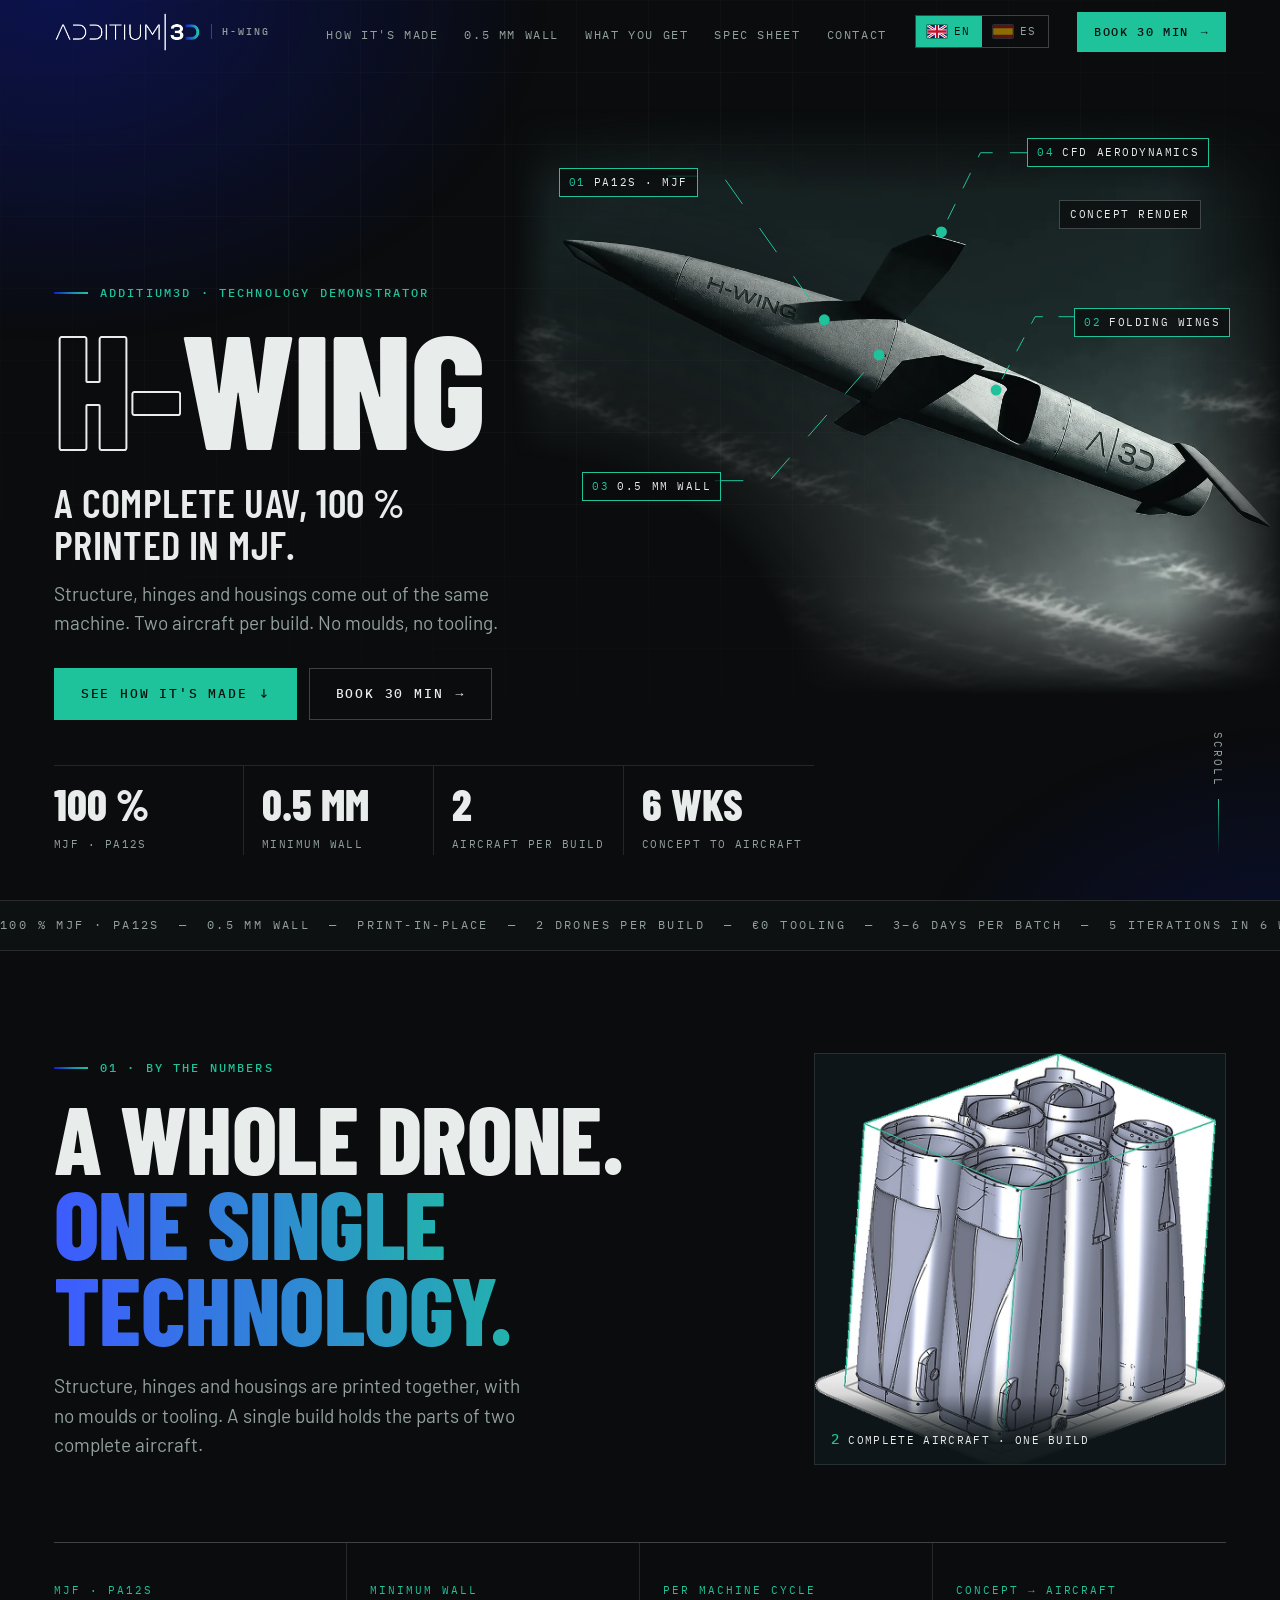
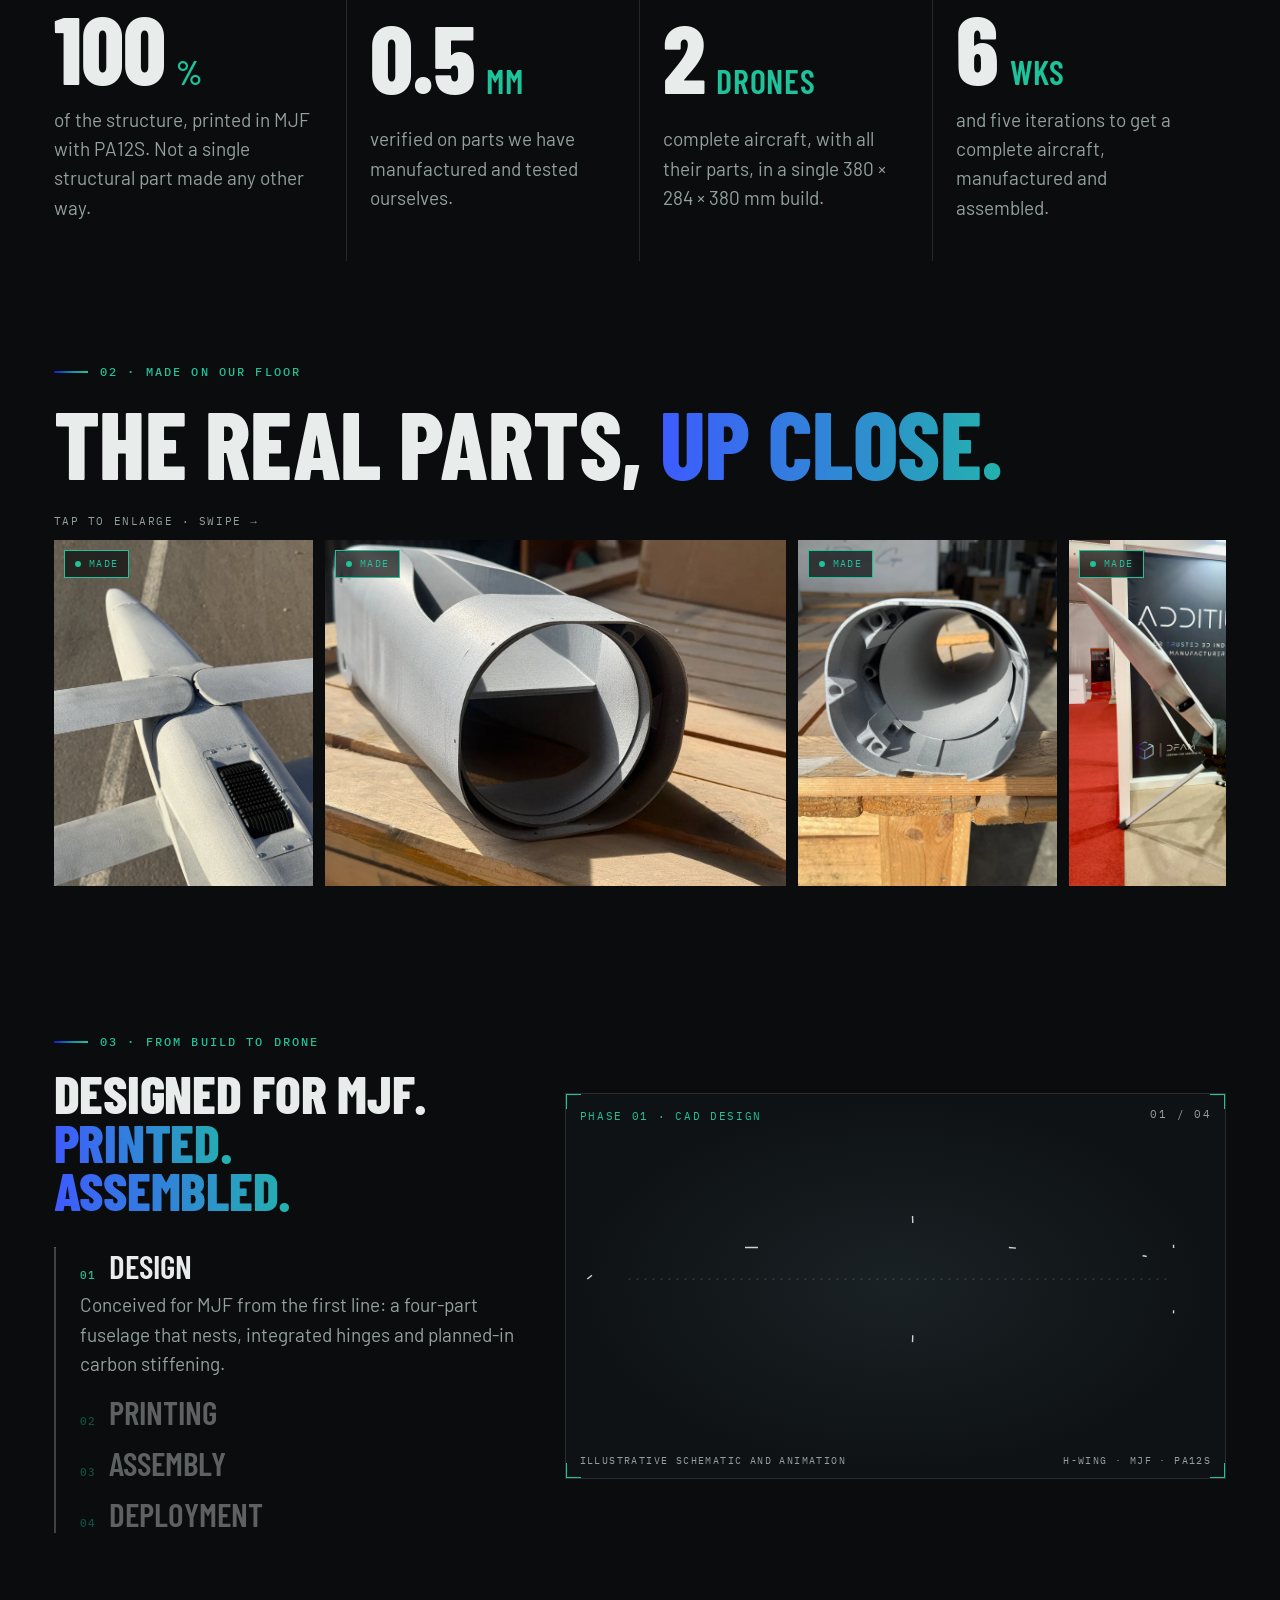
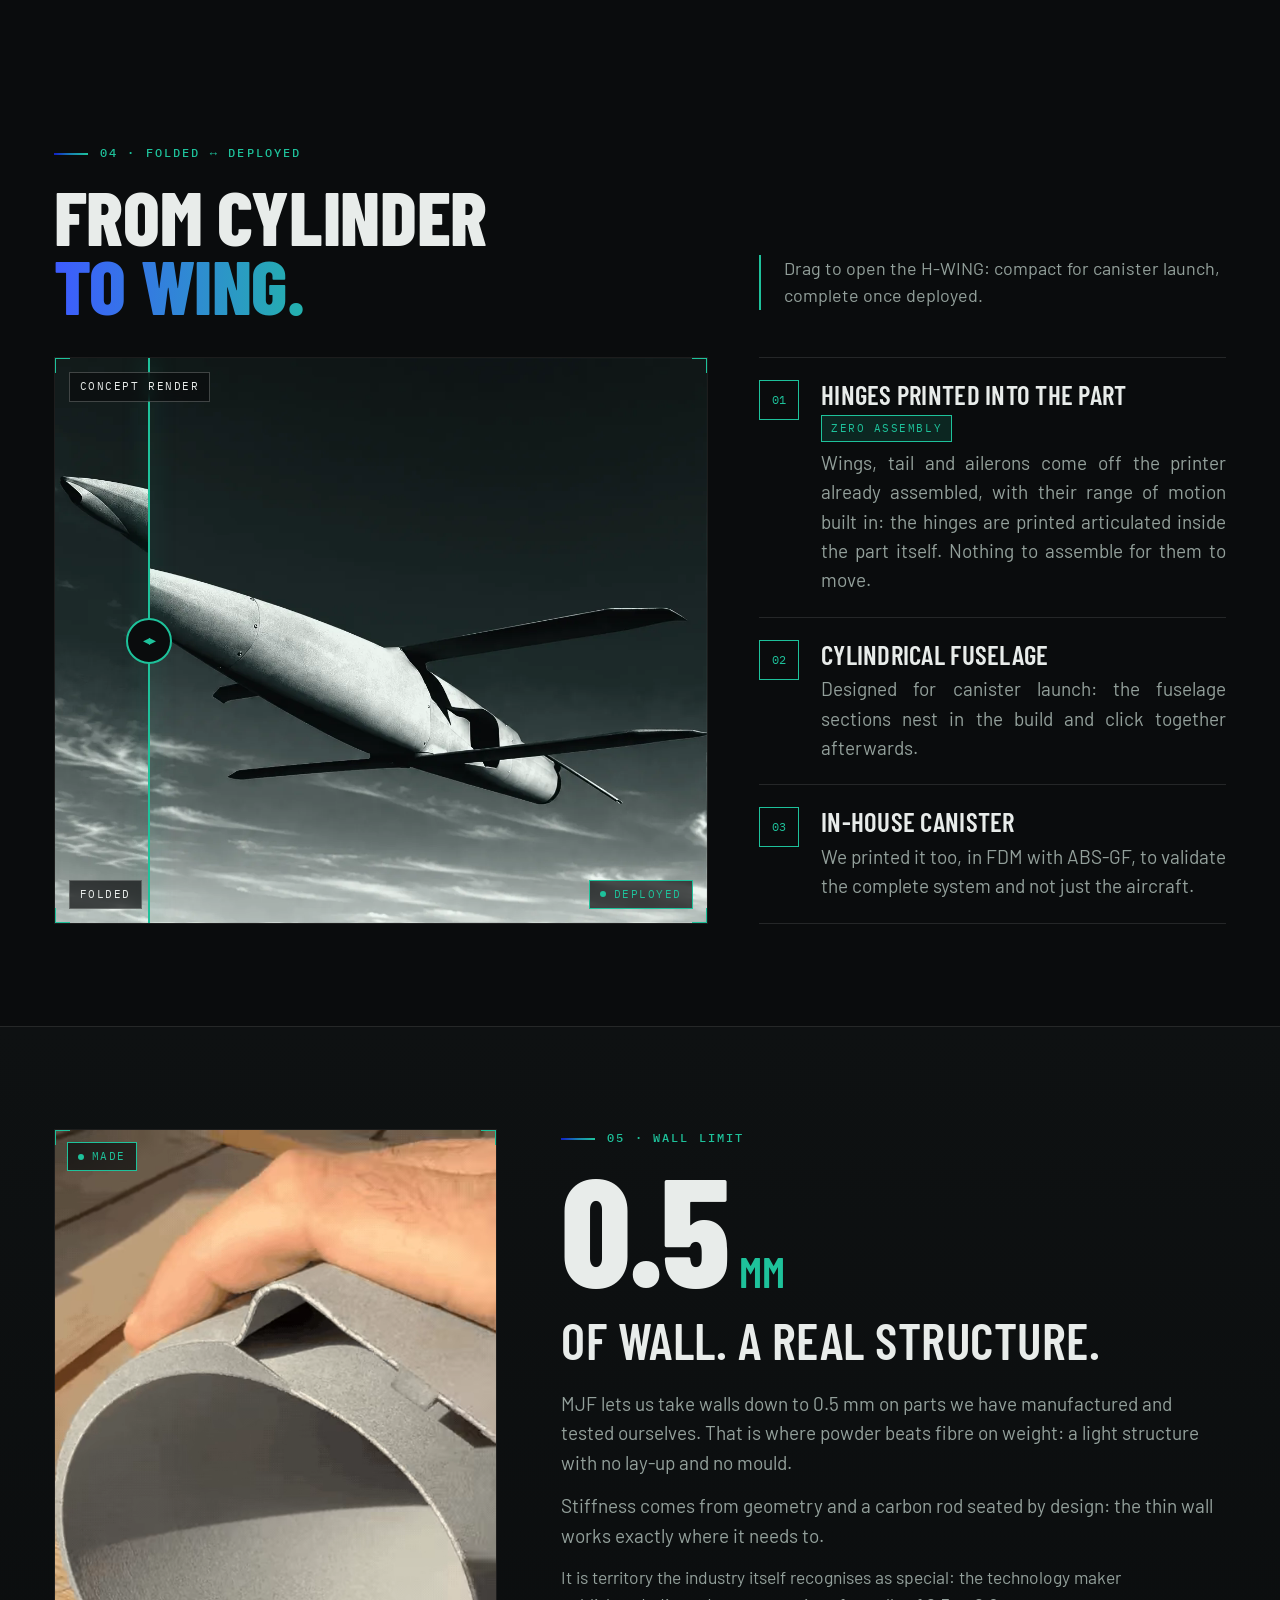
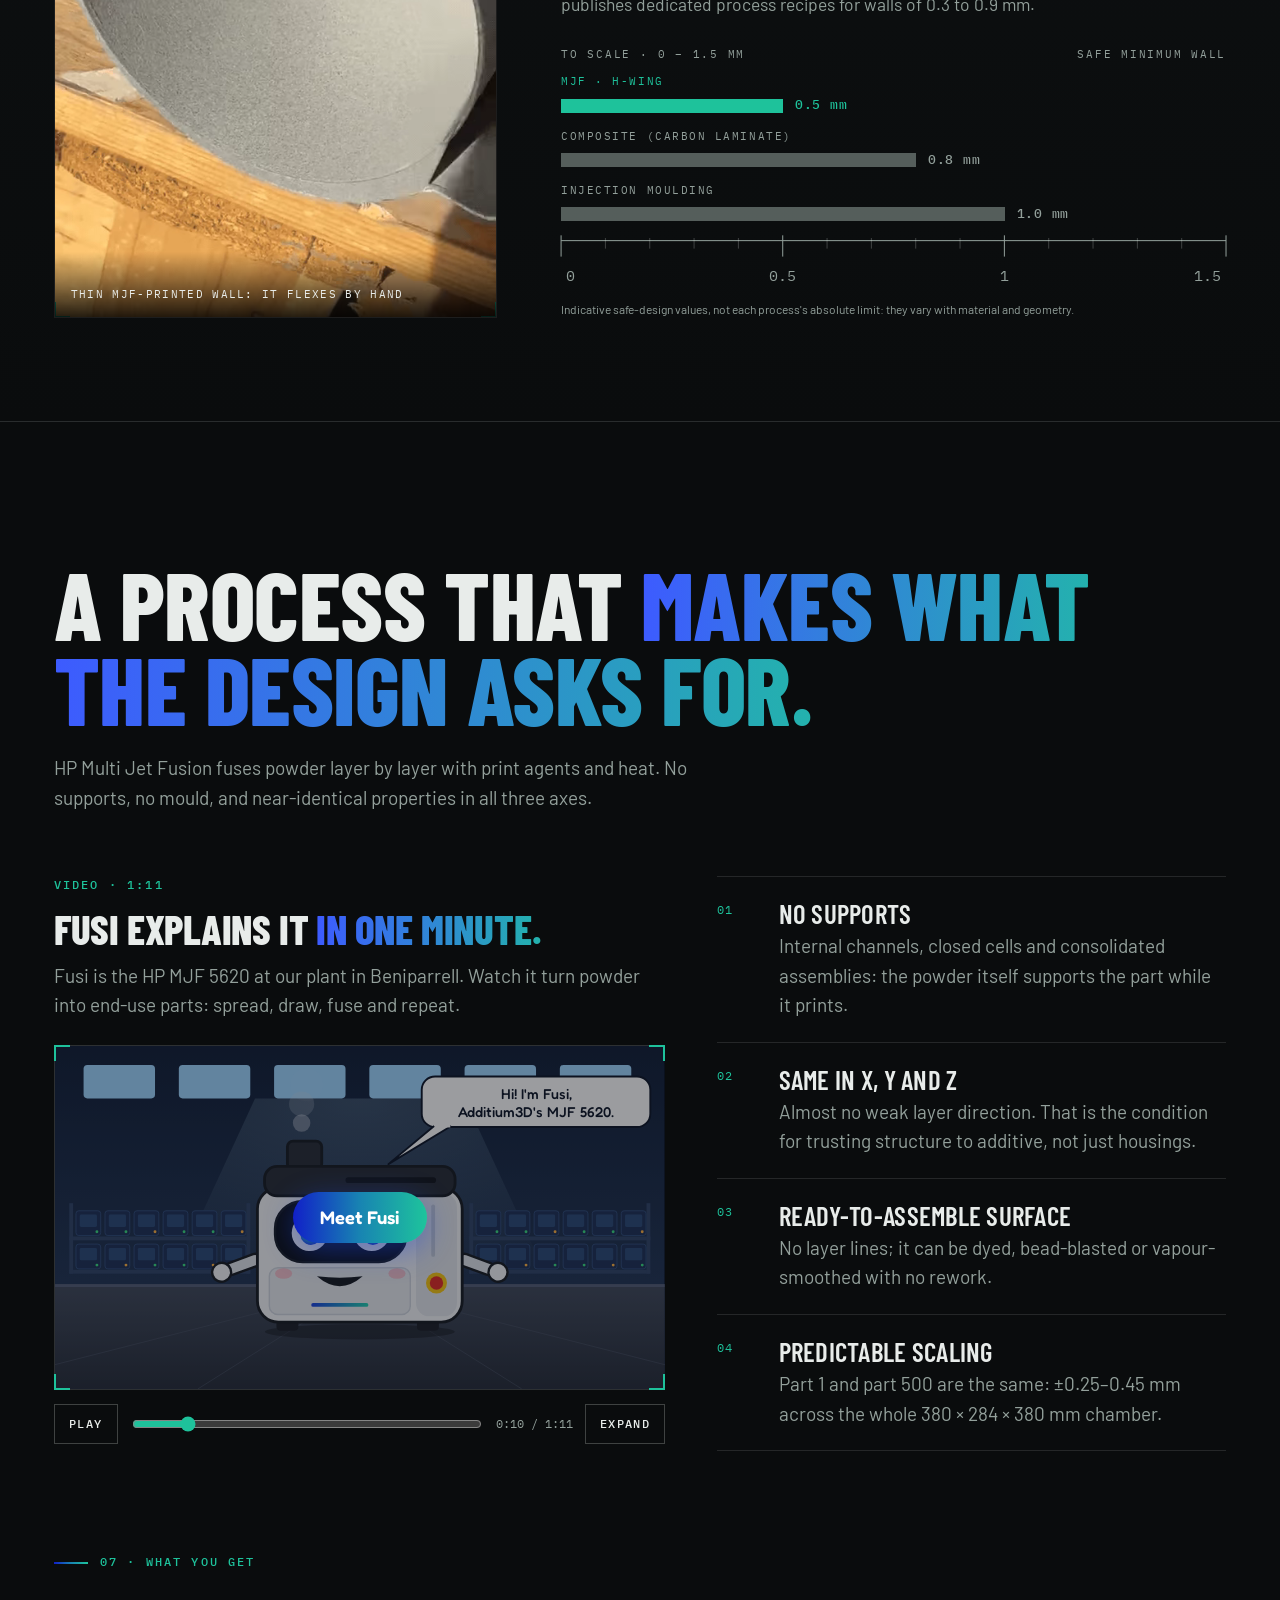
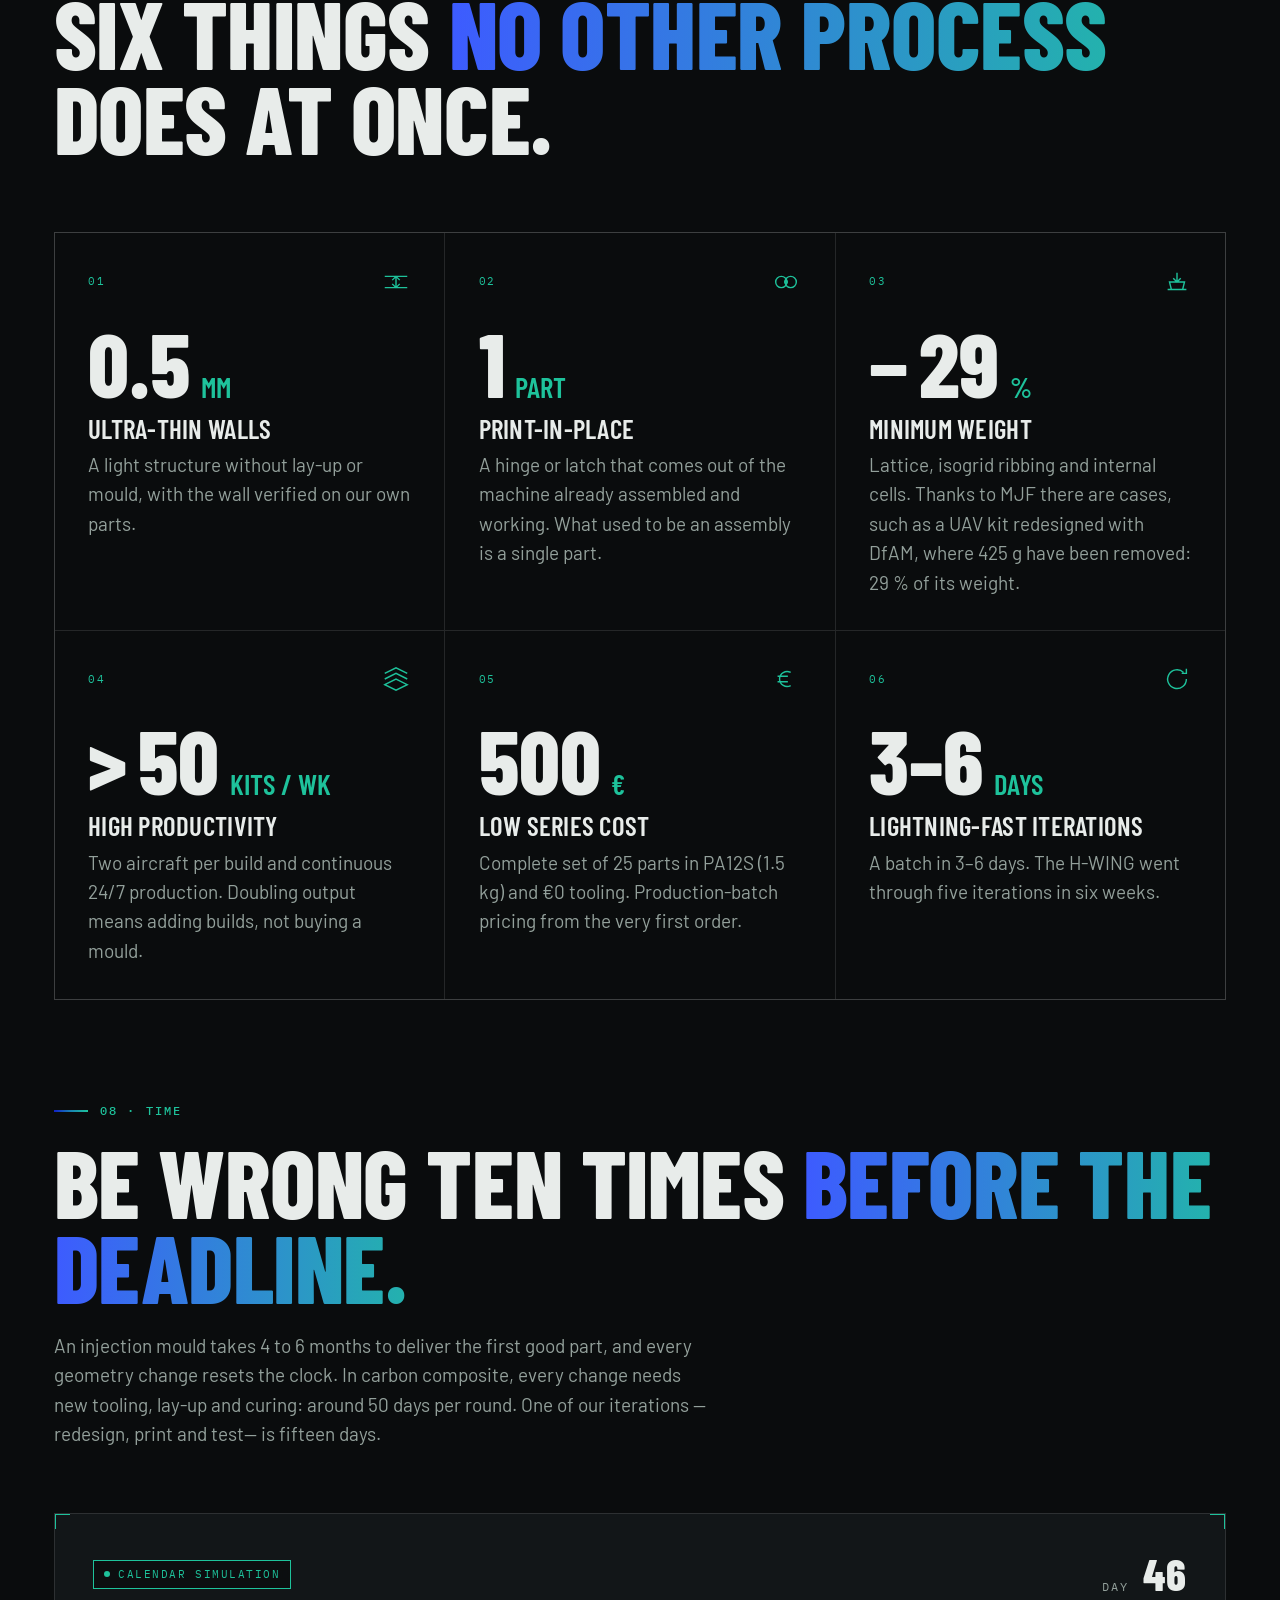
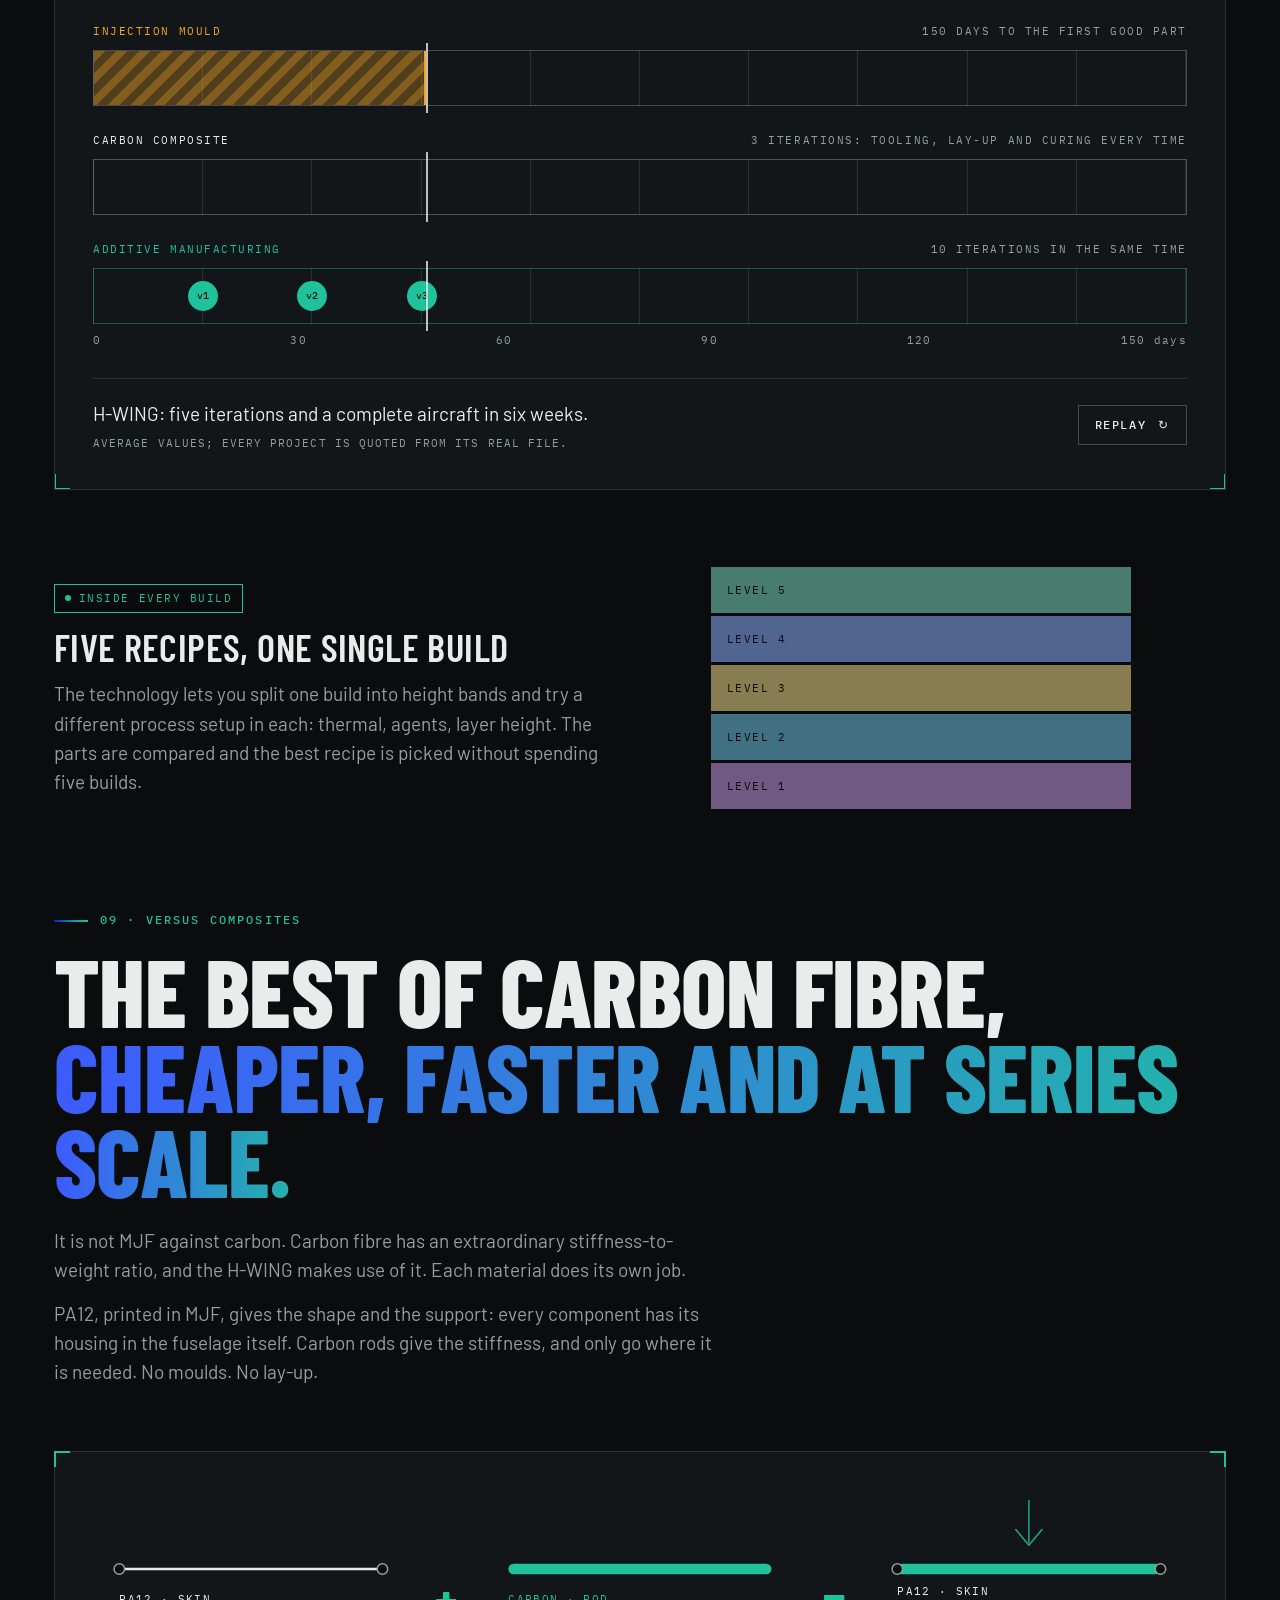
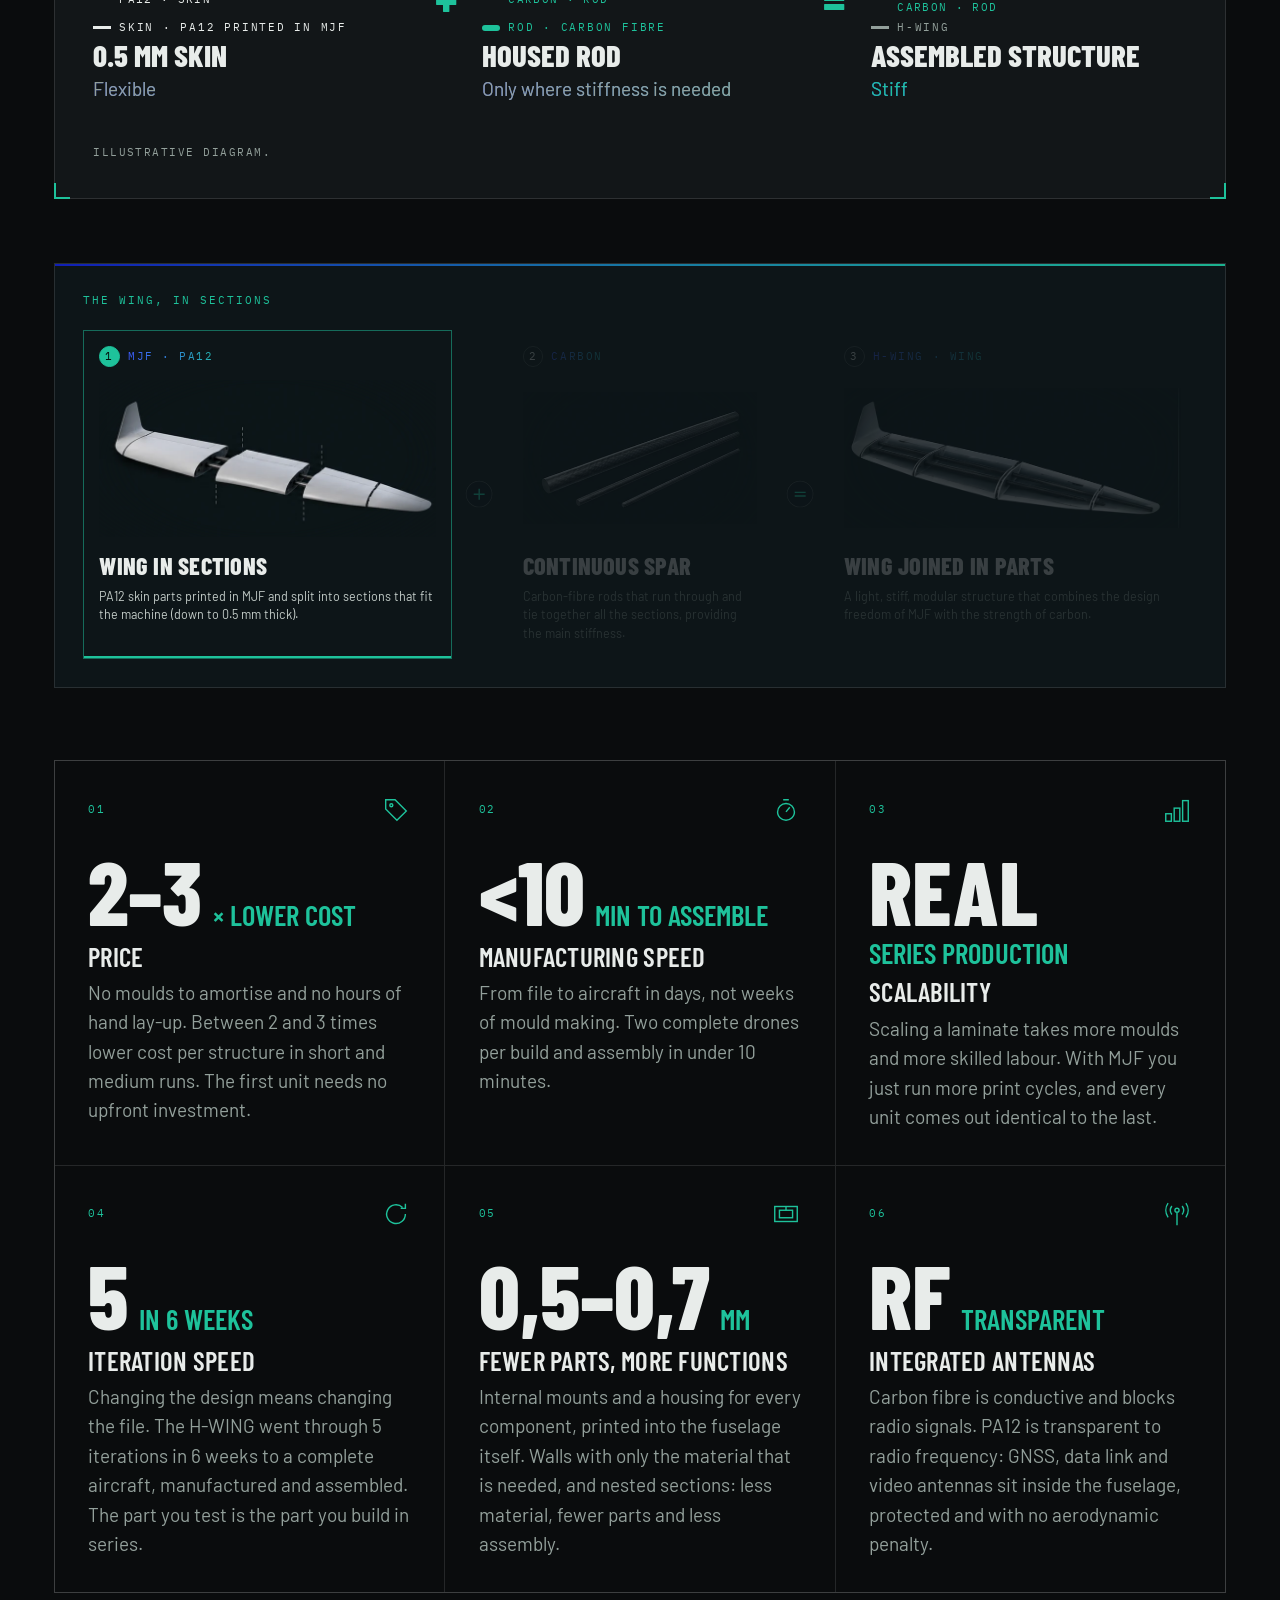
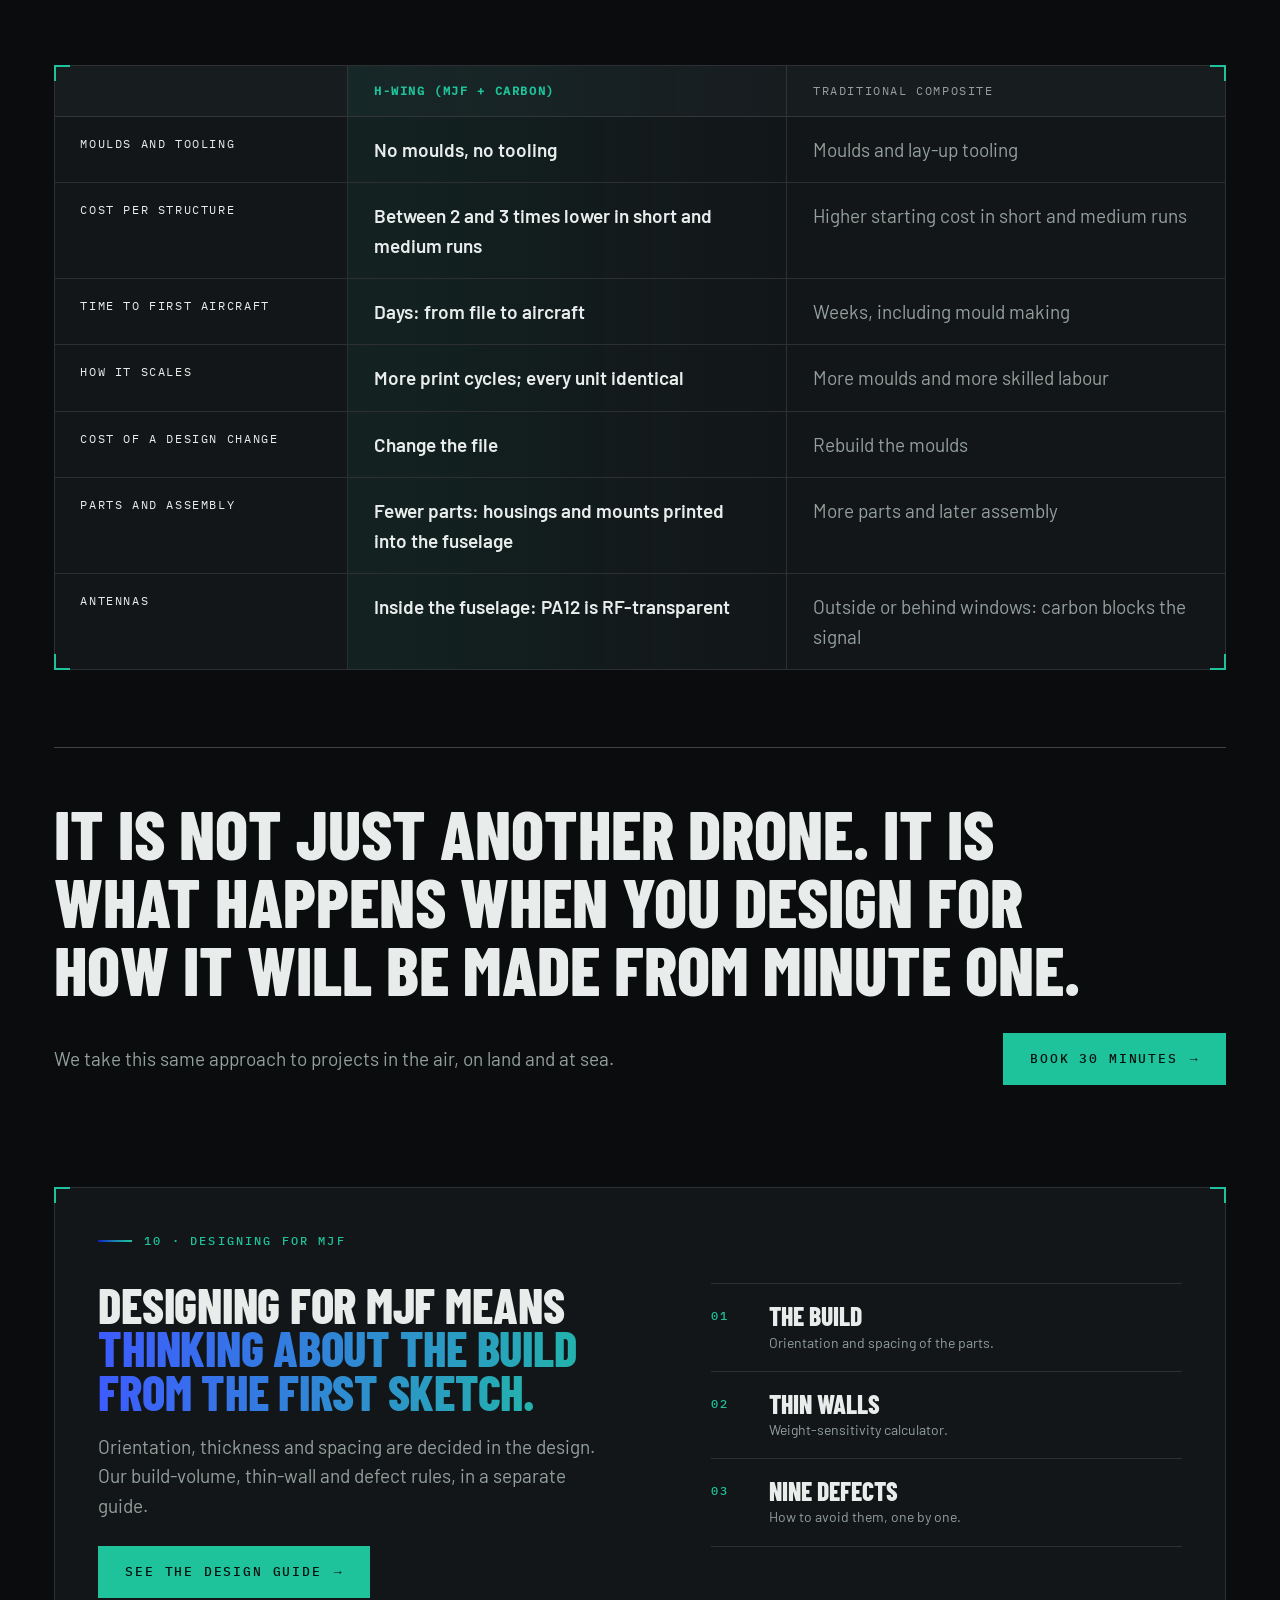
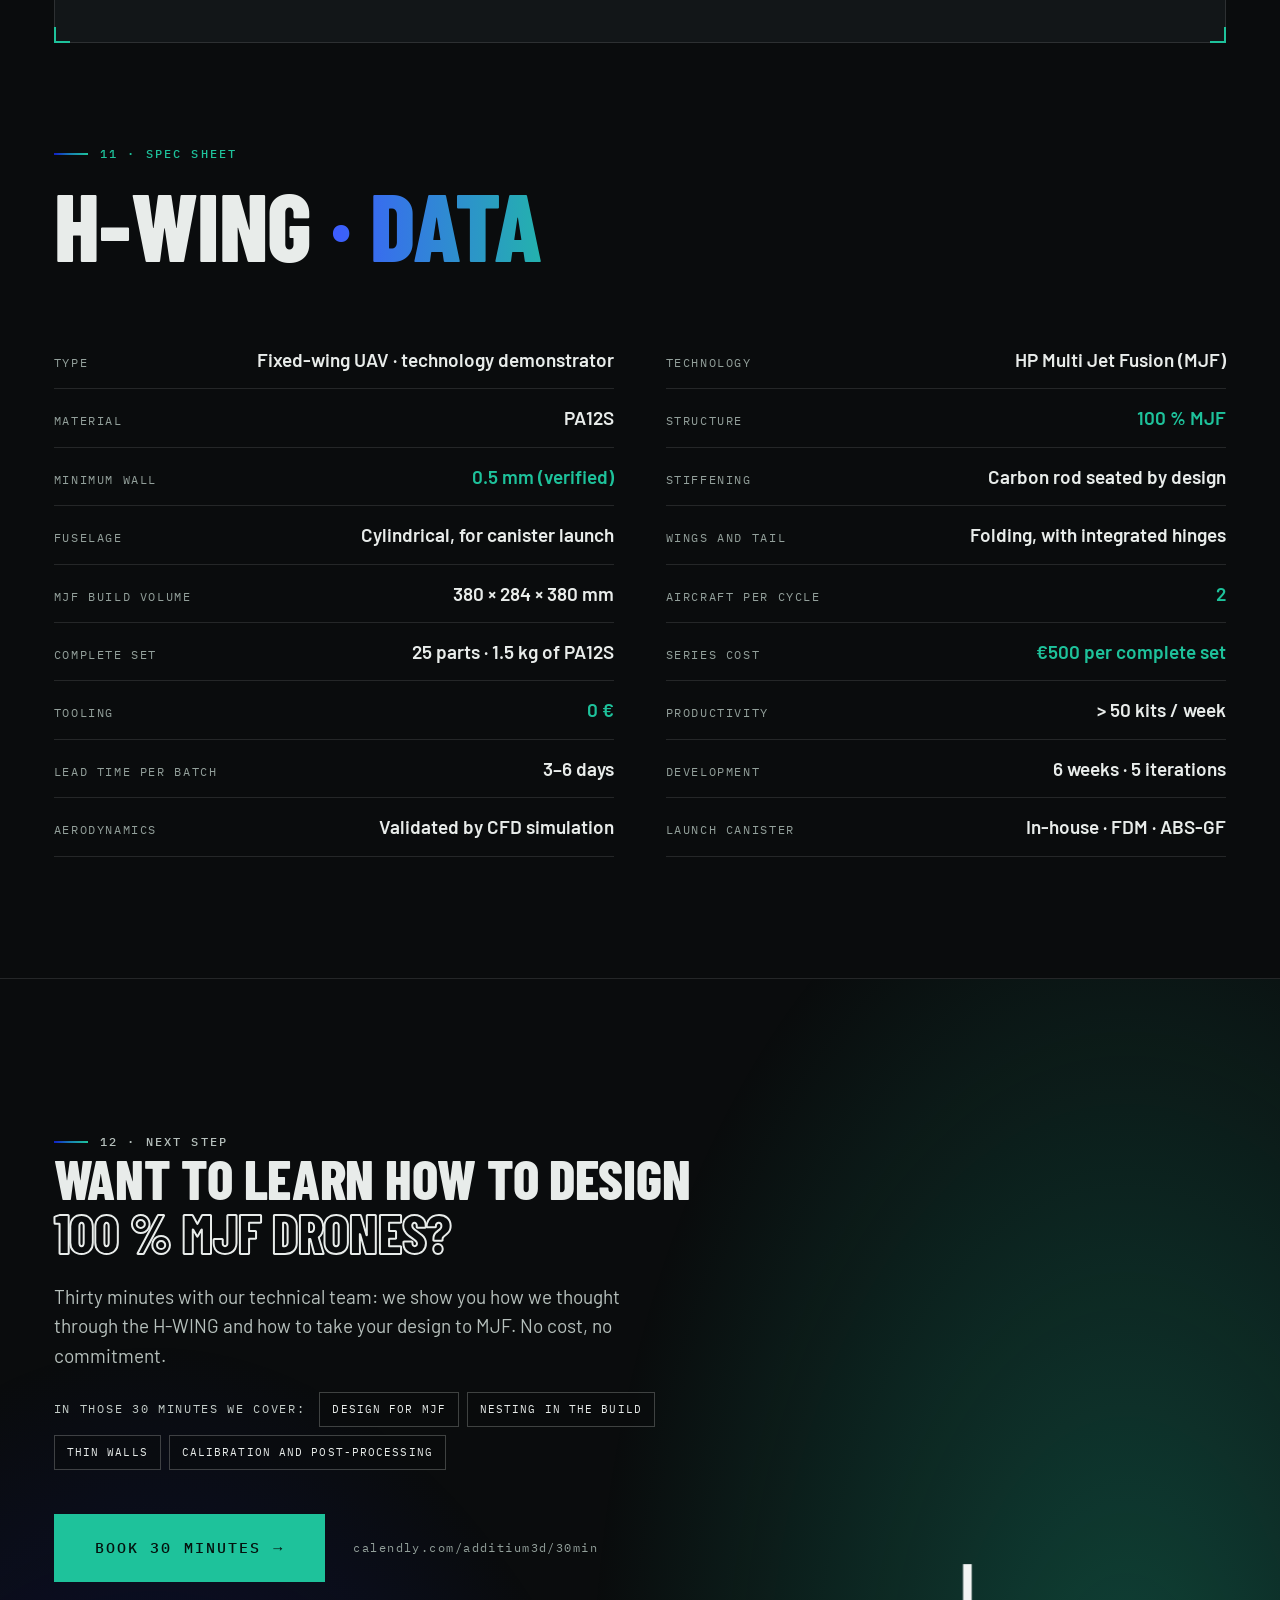
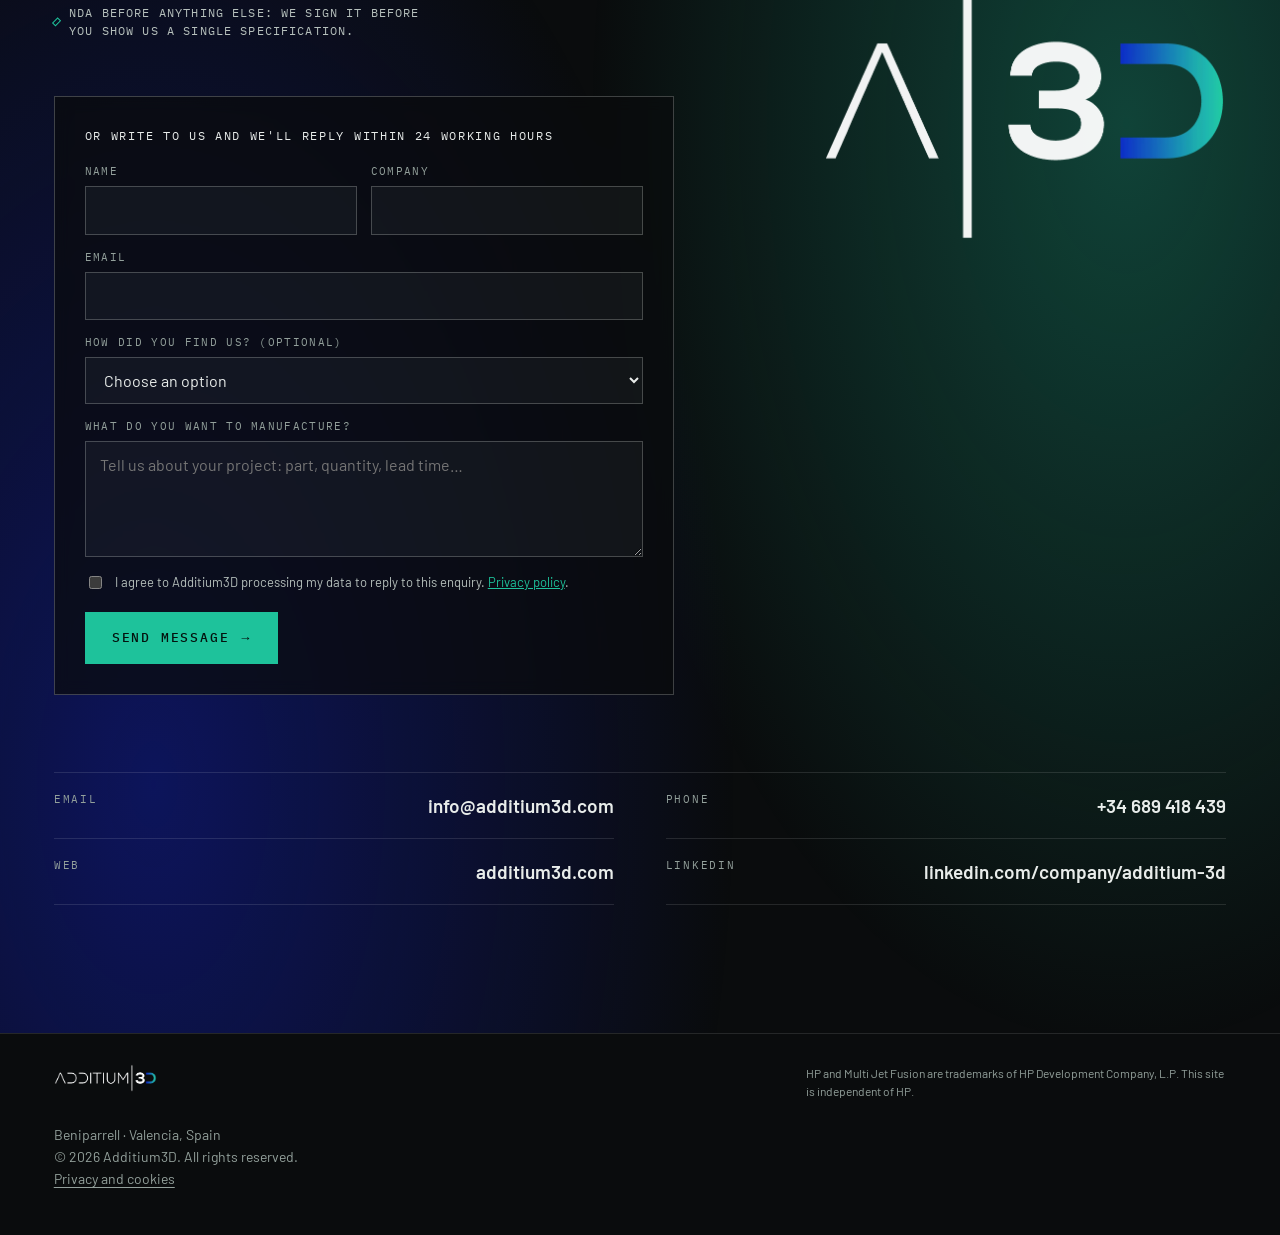
<file: index.html>
<!doctype html>
<html lang="es">
<head>
<meta charset="utf-8">
<meta name="viewport" content="width=device-width,initial-scale=1,viewport-fit=cover">
<title>H-WING · UAV 100 % MJF | Additium3D</title>
<meta name="description" content="H-WING: un UAV completo diseñado y fabricado por Additium3D al 100 % en HP Multi Jet Fusion. Paredes de 0,5 mm, print-in-place, dos aeronaves por cuba y cinco iteraciones en seis semanas.">
<meta name="theme-color" content="#0a0c0d">
<meta name="color-scheme" content="dark">
<link rel="canonical" href="https://dronesmjf.com/">
<meta property="og:type" content="website">
<meta property="og:site_name" content="Additium3D">
<meta property="og:title" content="H-WING · UAV 100 % MJF | Additium3D">
<meta property="og:description" content="Un dron entero impreso en MJF: paredes de 0,5 mm, bisagras print-in-place y dos aeronaves por cuba. Aprende a diseñar drones 100 % MJF con nosotros.">
<meta property="og:image" content="https://dronesmjf.com/og.jpg">
<meta property="og:url" content="https://dronesmjf.com/">
<meta name="twitter:card" content="summary_large_image">
<script type="application/ld+json">{"@context":"https://schema.org","@type":"Organization","name":"Additium3D","url":"https://additium3d.com","address":{"@type":"PostalAddress","addressLocality":"Beniparrell","addressRegion":"Valencia","addressCountry":"ES"},"description":"Fabricación aditiva industrial: series de piezas en HP Multi Jet Fusion (MJF) para drones y UAV."}</script>
<link rel="icon" href="assets/favicon.png" type="image/png">
<link rel="preload" href="assets/fonts/barlow-condensed-latin-800-normal.woff2" as="font" type="font/woff2" crossorigin>
<link rel="preload" href="assets/img/hero.webp" as="image" type="image/webp" fetchpriority="high">
<link rel="stylesheet" href="css/styles.css">
<!-- Privacy-friendly analytics by Plausible -->
<script async src="https://plausible.io/js/pa-LHzZCi77MHXZ0yw3AfgHU.js"></script>
<script>
  window.plausible=window.plausible||function(){(plausible.q=plausible.q||[]).push(arguments)},plausible.init=plausible.init||function(i){plausible.o=i||{}};
  plausible.init()
</script>
</head>
<body>
<div class="ambient" aria-hidden="true"></div>
<a class="skip" href="#cifras" data-i="skip">Saltar al contenido</a>

<!-- ======================= NAV ======================= -->
<header class="nav" id="nav">
  <div class="wrap">
    <a class="brand" href="#top" aria-label="Additium3D · H-WING"><img src="assets/img/logo-full.webp" width="111" height="30" alt=""><b>H-WING</b></a>
    <ul class="menu">
      <li><a href="#montaje" data-i="nav.build">Cómo se hace</a></li>
      <li><a href="#pared" data-i="nav.wall">Pared 0,5 mm</a></li>
      <li><a href="#palancas" data-i="nav.levers">Qué se logra</a></li>
      <li><a href="#ficha" data-i="nav.spec">Ficha técnica</a></li>
      <li><a href="#contacto" data-i="nav.contact">Contacto</a></li>
    </ul>
    <div class="lang" role="group" aria-label="Idioma / Language">
      <button type="button" data-lang="en" aria-pressed="true" aria-label="English" title="English"><svg class="flag" viewBox="0 0 60 40" aria-hidden="true"><clipPath id="fg0"><rect width="60" height="40"/></clipPath><g clip-path="url(#fg0)"><rect width="60" height="40" fill="#012169"/><path d="M0 0l60 40M60 0L0 40" stroke="#fff" stroke-width="8"/><path d="M0 0l60 40M60 0L0 40" stroke="#C8102E" stroke-width="3"/><path d="M30 0v40M0 20h60" stroke="#fff" stroke-width="13"/><path d="M30 0v40M0 20h60" stroke="#C8102E" stroke-width="7"/></g></svg><span>EN</span></button>
      <button type="button" data-lang="es" aria-pressed="false" aria-label="Español" title="Español"><svg class="flag" viewBox="0 0 60 40" aria-hidden="true"><rect width="60" height="40" fill="#AA151B"/><rect y="10" width="60" height="20" fill="#F1BF00"/></svg><span>ES</span></button>
    </div>
    <a class="btn sm primary cta-link" href="https://calendly.com/additium3d/30min" target="_blank" rel="noopener"><span data-i="nav.cta">Reserva 30 min</span> <span class="arr" aria-hidden="true">→</span></a>
  </div>
  <div class="progress" id="progress"></div>
</header>

<main id="top">

<!-- ======================= HERO ======================= -->
<section class="hero" id="hero">
  <div class="hero-stage" id="heroStage">
    <img class="hero-img" src="assets/img/hero.webp" width="1448" height="1086" alt="Render del UAV H-WING de Additium3D" data-i-alt="hero.alt" fetchpriority="high">
    <div class="hud" aria-hidden="true">
      <svg viewBox="0 0 100 75" preserveAspectRatio="none">
        <path class="ln" pathLength="1" style="--d:0s"   d="M20 8.6 L27 8.6 L40 27"/>
        <path class="ln" pathLength="1" style="--d:.15s" d="M72 26.6 L67 26.6 L62 36"/>
        <path class="ln" pathLength="1" style="--d:.3s"  d="M26 47.6 L33 47.6 L47 31.5"/>
        <path class="ln" pathLength="1" style="--d:.45s" d="M66 5.6 L60 5.6 L55 15.75"/>
        <circle class="dot" cx="40" cy="27" r=".7"/><circle class="dot" cx="62" cy="36" r=".7"/><circle class="dot" cx="47" cy="31.5" r=".7"/><circle class="dot" cx="55" cy="15.75" r=".7"/>
      </svg>
      <span class="hud-tag" data-n="01" style="left:6%;top:10%;--d:0s"  data-i="hud.1">PA12S · MJF</span>
      <span class="hud-tag" data-n="02" style="left:72%;top:34%;--d:.15s" data-i="hud.2">Alas plegables</span>
      <span class="hud-tag" data-n="03" style="left:9%;top:62%;--d:.3s"  data-i="hud.3">Pared 0,5 mm</span>
      <span class="hud-tag" data-n="04" style="left:66%;top:5%;--d:.45s" data-i="hud.4">Aerodinámica CFD</span>
    </div>
    <span class="tag hero-render" data-i="render">Render conceptual</span>
  </div>

  <div class="wrap">
    <div class="hero-copy">
      <p class="eyebrow" data-i="hero.eyebrow">Additium3D · Demostrador tecnológico</p>
      <h1 aria-label="H-WING">
        <span class="l o" aria-hidden="true" style="--i:0"><span>H</span></span><span class="l o" aria-hidden="true" style="--i:1"><span>-</span></span><span class="l" aria-hidden="true" style="--i:2"><span>W</span></span><span class="l" aria-hidden="true" style="--i:3"><span>I</span></span><span class="l" aria-hidden="true" style="--i:4"><span>N</span></span><span class="l" aria-hidden="true" style="--i:5"><span>G</span></span>
      </h1>
      <p class="hero-sub" data-i="hero.sub">Un UAV completo, impreso al 100 % en MJF.</p>
      <p class="hero-lede" data-i="hero.lede">Estructura, bisagras y alojamientos salen de la misma máquina. Dos aeronaves por cuba. Sin moldes ni utillaje.</p>
      <div class="hero-cta">
        <a class="btn primary" href="#montaje"><span data-i="hero.cta1">Descubre cómo se hace</span> <span class="arr" aria-hidden="true">↓</span></a>
        <a class="btn" href="https://calendly.com/additium3d/30min" target="_blank" rel="noopener"><span data-i="nav.cta">Reserva 30 min</span> <span class="arr" aria-hidden="true">→</span></a>
      </div>
      <div class="hero-stats">
        <div><strong>100 %</strong><span>MJF · PA12S</span></div>
        <div><strong data-i="hero.s2n">0,5 mm</strong><span data-i="hero.s2">pared mínima</span></div>
        <div><strong>2</strong><span data-i="hero.s3">aeronaves por cuba</span></div>
        <div><strong data-i="hero.s4n">6 sem</strong><span data-i="hero.s4">del concepto al dron</span></div>
      </div>
    </div>
    <div class="scrollcue" data-i="hero.scroll">Desliza</div>
  </div>
</section>

<div class="ticker" aria-hidden="true"><div class="ticker-track" id="tickerTrack"><span data-i="ticker">100 % MJF · PA12S &nbsp;—&nbsp; Pared 0,5 mm &nbsp;—&nbsp; Print-in-place &nbsp;—&nbsp; 2 drones por cuba &nbsp;—&nbsp; 0 € de utillaje &nbsp;—&nbsp; 3–6 días por tanda &nbsp;—&nbsp; 5 iteraciones en 6 semanas &nbsp;—&nbsp;</span></div></div>

<!-- ======================= CIFRAS ======================= -->
<section class="sec" id="cifras">
  <div class="wrap">
    <div class="cif">
    <div class="cif-head">
      <div class="cif-copy">
        <p class="eyebrow rv" data-i="c.eyebrow">01 · En cifras</p>
        <h2 class="display h2 rv" data-i="c.title" style="--d:1">Un dron entero.<br><em>Una sola tecnología.</em></h2>
        <p class="lede rv" data-i="c.lede" style="--d:2">Estructura, bisagras y alojamientos se imprimen juntos, sin moldes ni utillaje. En una sola cuba caben las piezas de dos aeronaves completas.</p>
      </div>
      <figure class="cif-fig rv" style="--d:2">
      <img src="assets/img/cuba.webp" width="900" height="906" alt="Cuba de impresión del H-WING con las piezas de dos aeronaves completas" data-i-alt="c.cuba.alt" loading="lazy" decoding="async">
      <figcaption data-i="c.cuba.cap"><b>2</b> aeronaves completas · una sola cuba</figcaption>
    </figure>
    </div>
    <div class="nums">
      <article class="num-card rv" style="--d:1">
        <span class="k">MJF · PA12S</span>
        <div class="big"><span data-count="100">100</span><small>%</small></div>
        <p data-i="c.1">de la estructura, impresa en MJF con PA12S. Ninguna pieza estructural fabricada por otra vía.</p>
      </article>
      <article class="num-card rv" style="--d:2">
        <span class="k" data-i="c.k2">Pared mínima</span>
        <div class="big"><span data-count="0.5" data-dec="1">0,5</span><small>mm</small></div>
        <p data-i="c.2">verificada en piezas que hemos fabricado y ensayado nosotros mismos.</p>
      </article>
      <article class="num-card rv" style="--d:3">
        <span class="k" data-i="c.k3">Por ciclo de máquina</span>
        <div class="big"><span data-count="2">2</span><small data-i="c.u3">drones</small></div>
        <p data-i="c.3">aeronaves completas, con todas sus referencias, en una sola cuba de 380 × 284 × 380 mm.</p>
      </article>
      <article class="num-card rv" style="--d:4">
        <span class="k" data-i="c.k4">Concepto → aeronave</span>
        <div class="big"><span data-count="6">6</span><small data-i="c.u4">sem</small></div>
        <p data-i="c.4">y cinco iteraciones hasta tener una aeronave completa fabricada y ensamblada.</p>
      </article>
    </div>
    </div>
  </div>
</section>

<!-- ======================= PRUEBA: FOTOS REALES ======================= -->
<section class="sec" id="galeria" style="padding-block:0 clamp(16px,2.4vw,36px)">
  <div class="wrap">
    <p class="eyebrow rv" data-i="g.eyebrow">02 · Fabricado en nuestra planta</p>
    <h2 class="display h2 rv" data-i="g.title" style="--d:1">Las piezas, <em>de verdad.</em></h2>
    <p class="gal-hint rv" style="--d:2" data-i="g.hint">Pulsa para ampliar · desliza →</p>
    <div class="gal rv" id="gal" style="--d:3" tabindex="-1">
      <figure tabindex="0"><img src="assets/img/wing-root.webp" width="1100" height="1467" loading="lazy" alt="Raíz de ala y bisagras del H-WING" data-i-alt="g.a1"><span class="tag acc" data-i="g.made">Fabricado</span><figcaption data-i="g.c1">Raíz de ala y bisagras integradas</figcaption></figure>
      <figure tabindex="0"><img src="assets/img/section-c.webp" width="1200" height="900" loading="lazy" alt="Sección de fuselaje impresa en MJF" data-i-alt="g.a2"><span class="tag acc" data-i="g.made">Fabricado</span><figcaption data-i="g.c2">Sección de fuselaje: vista de conjunto</figcaption></figure>
      <figure tabindex="0"><img src="assets/img/section-a.webp" width="1200" height="1600" loading="lazy" alt="Interior de una sección de fuselaje con aligeramientos" data-i-alt="g.a3"><span class="tag acc" data-i="g.made">Fabricado</span><figcaption data-i="g.c4">Interior aligerado y nervado de una sección</figcaption></figure>
      <figure tabindex="0"><img src="assets/img/stand-1.webp" width="1000" height="1452" loading="lazy" alt="H-WING expuesto en el stand de Additium3D" data-i-alt="g.a4"><span class="tag acc" data-i="g.made">Fabricado</span><figcaption data-i="g.c5">En nuestro stand de UNVEX</figcaption></figure>
      <figure tabindex="0"><img src="assets/img/section-d.webp" width="1200" height="900" loading="lazy" alt="Interior de sección de fuselaje con alojamientos" data-i-alt="g.a5"><span class="tag acc" data-i="g.made">Fabricado</span><figcaption data-i="g.c6">Alojamientos y refuerzos integrados</figcaption></figure>
      <figure tabindex="0"><img src="assets/img/section-b.webp" width="1000" height="1333" loading="lazy" alt="Sección de fuselaje con nervios internos" data-i-alt="g.a6"><span class="tag acc" data-i="g.made">Fabricado</span><figcaption data-i="g.c8">Nervios internos que sostienen la pared fina</figcaption></figure>
      <figure tabindex="0"><img src="assets/img/stand-2.webp" width="1000" height="1333" loading="lazy" alt="H-WING en el stand de UNVEX" data-i-alt="g.a7"><span class="tag acc" data-i="g.made">Fabricado</span><figcaption data-i="g.c9">El H-WING, listo para enseñarse</figcaption></figure>
    </div>
  </div>
</section>

<!-- ======================= MONTAJE (animación automática) ======================= -->
<section class="scrubwrap" id="montaje" data-scrub="mont">
  <div class="stick">
    <div class="wrap">
      <div class="mont-grid">
        <div class="mont-copy">
          <p class="eyebrow" data-i="m.eyebrow">03 · De la cuba al dron</p>
          <h2 class="display h2" data-i="m.title">Se diseña para MJF.<br><em>Se imprime.<br>Se monta.</em></h2>
          <ol class="steps" id="steps">
            <li class="on"><h3><i>01</i><span data-i="m.s1.t">Diseño</span></h3><p data-i="m.s1.d">Pensado desde el primer trazo para MJF: fuselaje en cuatro partes anidables, bisagras integradas y rigidización de carbono prevista.</p></li>
            <li><h3><i>02</i><span data-i="m.s2.t">Impresión</span></h3><p data-i="m.s2.d">Dos aeronaves completas, con todas sus referencias, en una sola cuba de 380 × 284 × 380 mm. Un ciclo y cero utillaje.</p></li>
            <li><h3><i>03</i><span data-i="m.s3.t">Montaje</span></h3><p data-i="m.s3.d">Las cuatro partes encajan, las bisagras ya vienen impresas en la pieza y la varilla de carbono entra en el alojamiento diseñado para ella.</p></li>
            <li><h3><i>04</i><span data-i="m.s4.t">Despliegue</span></h3><p data-i="m.s4.d">Alas y empenaje plegables: un cilindro compacto para el canister y la configuración abierta al desplegar.</p></li>
          </ol>
        </div>

        <div class="mont-vis frame" id="montVis" role="img" aria-label="Animación esquemática del montaje del H-WING" data-i-aria="m.aria">
          <div class="vis-hud">
            <div class="phs ph" id="phLabels">
              <span class="on" data-i="m.v1">Fase 01 · Diseño CAD</span>
              <span data-i="m.v2">Fase 02 · Cuba MJF</span>
              <span data-i="m.v3">Fase 03 · Montaje</span>
              <span data-i="m.v4">Fase 04 · Despliegue</span>
            </div>
            <span id="phNum">01 / 04</span>
          </div>

          <svg class="cad" id="cad" viewBox="0 0 960 560" preserveAspectRatio="xMidYMid meet" aria-hidden="true">
            <g id="drone" transform="translate(50,10)">
              <!-- axis -->
              <path class="dim" d="M40 260 H830" stroke-dasharray="2 6"/>
              <!-- sections -->
              <g id="g0"><path class="shape" pathLength="1" d="M70 260 C108 226 168 214 210 214 L210 306 C168 306 108 294 70 260 Z"/><path class="joint" d="M210 202 V318"/></g>
              <g id="g1">
                <path class="shape" pathLength="1" d="M210 214 H540 V306 H210 Z"/><path class="joint" d="M540 202 V318"/>
                <!-- wings (upper + mirrored lower) -->
                <g id="wingU" transform="translate(456,214) rotate(88)"><path class="shape wing" pathLength="1" d="M-46 0 H0 L38 -185 H14 Z"/></g>
                <g id="wingL" transform="translate(0,520) scale(1,-1) translate(456,214) rotate(88)"><path class="shape wing" pathLength="1" d="M-46 0 H0 L38 -185 H14 Z"/></g>
                <circle id="hinge" cx="456" cy="214" r="6" fill="#1ec29b" opacity="0"/>
              </g>
              <g id="g2"><path class="shape" pathLength="1" d="M540 214 L690 226 V294 L540 306 Z"/><path class="joint" d="M690 202 V318"/></g>
              <g id="g3">
                <path class="shape" pathLength="1" d="M690 226 C728 232 758 246 780 258 V262 C758 274 728 288 690 294 Z"/>
                <g id="stabU" transform="translate(736,236) rotate(88)"><path class="shape wing" pathLength="1" d="M-26 0 H0 L14 -78 H2 Z"/></g>
                <g id="stabL" transform="translate(0,520) scale(1,-1) translate(736,236) rotate(88)"><path class="shape wing" pathLength="1" d="M-26 0 H0 L14 -78 H2 Z"/></g>
              </g>
              <!-- carbon rod -->
              <path id="rod" class="rod" pathLength="1" d="M120 260 H770"/>
              <!-- labels -->
              <g id="labParts">
                <text class="lab" x="76" y="190" data-i="svg.nose">01 · Morro</text>
                <text class="lab" x="300" y="190" data-i="svg.mid">02 · Sección central</text>
                <text class="lab" x="560" y="190" data-i="svg.rear">03 · Sección trasera</text>
                <text class="lab" x="676" y="350" data-i="svg.tail">04 · Cono de cola</text>
              </g>
              <g id="labDeploy">
                <path class="dim" d="M456 214 L330 176"/><text class="lab acc" x="190" y="170" data-i="svg.hinge">Bisagra impresa</text>
                <path class="dim" d="M484 30 L540 22"/><text class="lab acc" x="546" y="25" data-i="svg.wing">Ala plegable</text>
                <path class="dim" d="M640 260 L600 345"/><text class="lab acc" x="520" y="364" data-i="svg.rod">Varilla de carbono</text>
              </g>
            </g>
          </svg>

          <div class="cuba-wrap" id="cubaWrap">
            <div class="cuba-box" id="cubaBox">
              <img src="assets/img/cuba.webp" width="900" height="906" alt="Dos H-WING completos anidados en una cuba MJF" data-i-alt="m.cuba.alt" loading="lazy">
              <div class="scan"></div>
            </div>
            <div class="cuba-info">
              <b>2 ×<br>H-WING</b>
              <span data-i="m.printing">Imprimiendo</span> <span class="pct" id="cubaPct">0 %</span><br>
              380 × 284 × 380 mm
            </div>
          </div>
          <div class="vis-foot"><span data-i="m.note">Esquema y animación ilustrativos</span><span>H-WING · MJF · PA12S</span></div>
        </div>
      </div>
    </div>
  </div>
</section>

<!-- ======================= PLEGADO ↔ DESPLEGADO ======================= -->
<section class="sec" id="despliegue">
  <div class="wrap">
    <p class="eyebrow rv" data-i="d.eyebrow">04 · Plegado ↔ Desplegado</p>
    <div class="dep-head">
      <h2 class="display h2 rv" data-i="d.title" style="--d:1">De cilindro<br><em>a ala.</em></h2>
      <p class="lede rv" data-i="d.lede" style="--d:2">Arrastra para abrir el H-WING: compacto para lanzarlo desde canister, completo cuando se despliega.</p>
    </div>
    <div class="dep-grid">
      <div class="compare frame rv" id="compare" style="--d:1">
        <img src="assets/img/folded.webp" width="1448" height="1086" alt="Render del H-WING plegado" data-i-alt="d.a1" loading="lazy">
        <img class="top" src="assets/img/deployed.webp" width="1448" height="1086" alt="Render del H-WING desplegado" data-i-alt="d.a2" loading="lazy">
        <div class="handle"><i>◂▸</i></div>
        <span class="tag l" data-i="d.folded">Plegado</span>
        <span class="tag r acc" data-i="d.deployed">Desplegado</span>
        <span class="tag t" data-i="render">Render conceptual</span>
        <input type="range" min="0" max="100" value="50" id="compareRange" aria-label="Plegado / Desplegado" data-i-aria="d.range">
      </div>
      <ul class="feat">
        <li class="rv" style="--d:1"><span class="ic" style="grid-row:span 3">01</span><h3 class="h3" data-i="d.b1.t">Bisagras impresas en la pieza</h3><span class="nochip" data-i="d.b1.chip">Cero montaje</span><p data-i="d.b1.d">Alas, empenaje y alerones salen de la impresora ya montados y con el movimiento permitido: las bisagras se imprimen articuladas dentro de la propia pieza. No hay nada que ensamblar para que se muevan.</p></li>
        <li class="rv" style="--d:2"><span class="ic">02</span><h3 class="h3" data-i="d.b2.t">Fuselaje cilíndrico</h3><p data-i="d.b2.d">Pensado para lanzamiento desde canister: las secciones de fuselaje se anidan en la cuba y se encajan después.</p></li>
        <li class="rv" style="--d:3"><span class="ic">03</span><h3 class="h3" data-i="d.b3.t">Canister propio</h3><p data-i="d.b3.d">Lo imprimimos también nosotros, en FDM con ABS-GF, para validar el sistema completo y no solo la aeronave.</p></li>
      </ul>
    </div>
  </div>
</section>

<!-- ======================= PARED 0,5 ======================= -->
<section class="sec" id="pared" style="background:linear-gradient(var(--bg-2),var(--bg));border-block:1px solid var(--line)">
  <div class="wrap">
    <div class="wall-grid">
      <figure class="vid frame rv" style="margin:0">
        <video autoplay muted loop playsinline preload="metadata" poster="assets/video/thin-wall-poster.jpg" aria-label="Pared fina impresa en MJF flexionada a mano" data-i-aria="w.vid.aria">
          <source src="assets/video/thin-wall.webm" type="video/webm">
          <source src="assets/video/thin-wall.mp4" type="video/mp4">
        </video>
        <span class="tag acc" data-i="g.made">Fabricado</span>
        <figcaption data-i="w.video">Pared fina impresa en MJF: se flexiona con la mano</figcaption>
      </figure>
      <div>
        <p class="eyebrow rv" data-i="w.eyebrow">05 · Límite de pared</p>
        <div class="bigmm rv" style="--d:1"><span data-count="0.5" data-dec="1">0,5</span><small>mm</small></div>
        <h2 class="display h3 rv" style="--d:2;font-size:clamp(30px,4vw,56px);margin-top:6px" data-i="w.title">De pared. Estructura de verdad.</h2>
        <p class="lede rv" style="--d:2" data-i="w.p1">El MJF nos deja bajar la pared hasta 0,5 mm en piezas que hemos fabricado y ensayado nosotros. Ahí es donde el polvo le gana peso a la fibra: estructura ligera sin laminado y sin molde.</p>
        <p class="lede rv" style="--d:3;margin-top:14px" data-i="w.p2">La rigidez la ponen la geometría y una varilla de carbono alojada desde el diseño: la pared fina trabaja exactamente donde tiene que trabajar.</p>
        <p class="lede rv" style="--d:3;margin-top:14px;font-size:.92em" data-i="w.p3">Es un terreno que la propia industria reconoce como especial: el fabricante de la tecnología publica recetas de proceso específicas para paredes de 0,3 a 0,9 mm.</p>
        <div class="ruler rv" id="ruler" style="--d:3">
          <div class="ruler-lab"><span data-i="w.scale">A escala real · 0 – 1,5 mm</span><span data-i="w.safe">Espesor mínimo seguro</span></div>
          <div class="wrows">
            <div class="wr acc" style="--t:.5;--k:0"><span class="wr-n" data-i="w.r.mjf">MJF · H-WING</span><div class="wr-l"><i class="wr-b"></i><b class="wr-v" data-i="w.r.mjf.v">0,5 mm</b></div></div>
            <div class="wr" style="--t:.8;--k:1"><span class="wr-n" data-i="w.r.cmp">Composite (laminado de carbono)</span><div class="wr-l"><i class="wr-b"></i><b class="wr-v" data-i="w.r.cmp.v">0,8 mm</b></div></div>
            <div class="wr" style="--t:1;--k:2"><span class="wr-n" data-i="w.r.inj">Inyección</span><div class="wr-l"><i class="wr-b"></i><b class="wr-v" data-i="w.r.inj.v">1,0 mm</b></div></div>
          </div>
          <svg viewBox="0 26 500 44" aria-hidden="true">
            <line class="base" x1="0" y1="34" x2="500" y2="34"/>
            <g id="rulerTicks"></g>
          </svg>
          <p class="wr-note" data-i="w.note">Valores orientativos de diseño seguro, no el límite absoluto de cada proceso: varían con el material y la geometría.</p>
        </div>
      </div>
    </div>
  </div>
</section>

<!-- ======================= POR QUÉ MJF ======================= -->
<section class="sec" id="mjf">
  <div class="wrap">
    <p class="eyebrow rv" data-i="j.eyebrow">06 · Por qué MJF</p>
    <h2 class="display h2 rv" data-i="j.title" style="--d:1">Un proceso que <em>fabrica lo que el diseño pide.</em></h2>
    <p class="lede rv" data-i="j.lede" style="--d:2">HP Multi Jet Fusion funde el polvo capa a capa con agentes de impresión y calor. Sin soportes, sin molde y con propiedades casi iguales en los tres ejes.</p>
    <div class="mjf-grid">
      <div class="rv">
        <div class="fusi" id="fusi">
      <div class="fusi-copy">
        <p class="fusi-tag" data-i="fu.tag">Vídeo · 1:11</p>
        <h3 class="display fusi-title" data-i="fu.title">Fusi te lo cuenta <em>en un minuto.</em></h3>
        <p class="fusi-text" data-i="fu.text">Fusi es la HP MJF 5620 de nuestra nave en Beniparrell. Mírala convertir polvo en piezas finales: extiende, dibuja, funde y repite.</p>
      </div>
      <div class="fusi-media">
        <div class="frame fu-frame">
          <div class="fu-player" id="fu-player">
<svg id="fu-stage" viewBox="0 0 1280 720" xmlns="http://www.w3.org/2000/svg" font-family="Fredoka, ui-rounded, sans-serif" role="img" aria-label="Animación: Fusi, la HP MJF 5620 de Additium3D, explica el proceso Multi Jet Fusion" data-i-aria="fu.aria">
<defs>
  <linearGradient id="fu-brand" x1="0" x2="1" y1="0" y2="0"><stop offset="0" stop-color="#1f46e0"/><stop offset="1" stop-color="#27cfb2"/></linearGradient>
  <radialGradient id="fu-iris" cx=".45" cy=".4" r=".6"><stop offset="0" stop-color="#6ff0d8"/><stop offset=".6" stop-color="#27a9c9"/><stop offset="1" stop-color="#1f46e0"/></radialGradient>
  <linearGradient id="fu-wall" x1="0" x2="0" y1="0" y2="1"><stop offset="0" stop-color="#15223a"/><stop offset="1" stop-color="#2b4163"/></linearGradient>
  <linearGradient id="fu-floor" x1="0" x2="0" y1="0" y2="1"><stop offset="0" stop-color="#434c5e"/><stop offset="1" stop-color="#2a303c"/></linearGradient>
  <linearGradient id="fu-sky" x1="0" x2="0" y1="0" y2="1"><stop offset="0" stop-color="#0b1d3a"/><stop offset=".55" stop-color="#1e5a82"/><stop offset="1" stop-color="#f0a56b"/></linearGradient>
  <radialGradient id="fu-heatGlow"><stop offset="0" stop-color="#ffb067" stop-opacity=".95"/><stop offset="1" stop-color="#ff7a2e" stop-opacity="0"/></radialGradient>
  <radialGradient id="fu-spot" cx=".5" cy="0" r="1"><stop offset="0" stop-color="#bfe6ff" stop-opacity=".22"/><stop offset="1" stop-color="#bfe6ff" stop-opacity="0"/></radialGradient>
</defs>

<!-- Nave -->
<g id="fu-bgFactory">
  <rect width="1280" height="720" fill="url(#fu-wall)"/>
  <g id="fu-skylights"></g>
  <polygon points="420,110 860,110 1040,500 240,500" fill="url(#fu-spot)" id="fu-spotlight"/>
  <g id="fu-shelves"></g>
  <rect y="500" width="1280" height="220" fill="url(#fu-floor)"/>
  <rect y="500" width="1280" height="6" fill="#56607a"/>
  <g stroke="#4d5669" stroke-width="2" opacity=".6">
    <line x1="640" y1="506" x2="-200" y2="720"/><line x1="640" y1="506" x2="300" y2="720"/>
    <line x1="640" y1="506" x2="980" y2="720"/><line x1="640" y1="506" x2="1480" y2="720"/>
  </g>
</g>

<!-- Cielo (sectores) -->
<g id="fu-sectors">
  <rect width="1280" height="720" fill="url(#fu-sky)"/>
  <circle cx="1010" cy="540" r="95" fill="#ffd39a" opacity=".85"/>
  <path d="M0 560 Q180 470 380 540 T760 520 T1280 530 V720 H0Z" fill="#173556"/>
  <path d="M0 610 Q260 540 520 600 T1000 590 T1280 600 V720 H0Z" fill="#10243f"/>
  <polyline id="fu-trail" fill="none" stroke="#ffffff" stroke-opacity=".55" stroke-width="4" stroke-dasharray="10 12" stroke-linecap="round"/>
  <g id="fu-labels"></g>
  <g id="fu-drone">
    <path d="M-86 -2 L-104 -40 L-84 -40 L-58 -8 Z" fill="#cfd8e6" stroke="#1b1f27" stroke-width="4" stroke-linejoin="round"/>
    <ellipse cx="0" cy="0" rx="96" ry="17" fill="#eef2f7" stroke="#1b1f27" stroke-width="4"/>
    <rect x="-40" y="-3" width="100" height="6" rx="3" fill="url(#fu-brand)"/>
    <path d="M-30 4 L40 4 L10 34 L-22 34 Z" fill="#b7c3d4" stroke="#1b1f27" stroke-width="4" stroke-linejoin="round"/>
    <ellipse cx="60" cy="-6" rx="16" ry="7" fill="#1b2a44"/>
    <ellipse id="fu-prop" cx="-104" cy="0" rx="4" ry="24" fill="#1b1f27" opacity=".7"/>
  </g>
</g>

<!-- Proceso MJF -->
<g id="fu-process">
  <rect x="460" y="30" width="780" height="520" rx="32" fill="#0c1628" stroke="url(#fu-brand)" stroke-width="4"/>
  <text x="500" y="92" fill="#fff" font-size="34" font-weight="600">Así fabrico: Multi Jet Fusion</text>
  <text id="fu-layerCount" x="1200" y="92" text-anchor="end" fill="#35d6b6" font-size="28" font-weight="600">Capa 1</text>
  <g id="fu-steps"></g>
  <rect x="560" y="200" width="560" height="330" fill="#15233a"/>
  <g id="fu-layers"></g>
  <path d="M560 200 V530 H1120 V200" fill="none" stroke="#8fa3c2" stroke-width="6" stroke-linejoin="round"/>
  <g id="fu-drops"></g>
  <g id="fu-rec">
    <rect x="-5" y="-60" width="10" height="46" fill="#8fa3c2"/>
    <ellipse cx="30" cy="-5" rx="20" ry="7" fill="#efe9dc"/>
    <circle cx="0" cy="-14" r="14" fill="#d5dce7" stroke="#5b6a82" stroke-width="4"/>
  </g>
  <g id="fu-head">
    <rect x="-8" y="-110" width="16" height="42" fill="#8fa3c2"/>
    <rect x="-52" y="-72" width="104" height="42" rx="9" fill="#2e3a52" stroke="#35d6b6" stroke-width="3"/>
    <g fill="#35d6b6"><rect x="-38" y="-32" width="8" height="5"/><rect x="-18" y="-32" width="8" height="5"/><rect x="2" y="-32" width="8" height="5"/><rect x="22" y="-32" width="8" height="5"/></g>
  </g>
  <g id="fu-lamp">
    <ellipse cx="0" cy="-8" rx="110" ry="40" fill="url(#fu-heatGlow)"/>
    <rect x="-8" y="-118" width="16" height="42" fill="#8fa3c2"/>
    <rect x="-62" y="-80" width="124" height="30" rx="10" fill="#3b2a22" stroke="#ff8a3d" stroke-width="3"/>
    <rect x="-50" y="-56" width="100" height="6" rx="3" fill="#ffc07a"/>
  </g>
</g>

<!-- Unidad de fabricación -->
<g id="fu-build">
  <polygon points="820,90 1020,200 1020,420 820,310 620,420 620,200" fill="#1a2b47" opacity=".6"/>
  <g stroke="#6f86ad" stroke-width="3" opacity=".5"><line x1="820" y1="310" x2="820" y2="90"/><line x1="820" y1="310" x2="620" y2="420"/><line x1="820" y1="310" x2="1020" y2="420"/></g>
  <g id="fu-buildParts"></g>
  <polygon id="fu-powderCover" points="820,90 1020,200 1020,420 820,530 620,420 620,200" fill="#efe9dc"/>
  <g id="fu-particles"></g>
  <polygon points="620,200 820,310 820,530 620,420" fill="#2d4a78" opacity=".18"/>
  <polygon points="820,310 1020,200 1020,420 820,530" fill="#2d4a78" opacity=".28"/>
  <g fill="none" stroke="url(#fu-brand)" stroke-width="5" stroke-linejoin="round">
    <polygon points="820,90 1020,200 820,310 620,200"/>
    <polyline points="620,200 620,420 820,530 1020,420 1020,200"/>
    <line x1="820" y1="310" x2="820" y2="530"/>
  </g>
</g>

<!-- Serie -->
<g id="fu-series">
  <text id="fu-serCount" x="1200" y="140" text-anchor="end" font-size="110" font-weight="700" fill="url(#fu-brand)">0</text>
  <text x="1200" y="190" text-anchor="end" font-size="32" fill="#cfe0ff">piezas idénticas</text>
  <g fill="#1b212b"><rect x="300" y="500" width="18" height="90"/><rect x="760" y="500" width="18" height="90"/><rect x="1220" y="500" width="18" height="90"/></g>
  <rect x="250" y="470" width="1060" height="34" rx="17" fill="#20262f"/>
  <line id="fu-belt" x1="262" y1="474" x2="1300" y2="474" stroke="#566077" stroke-width="6" stroke-dasharray="24 18"/>
  <g id="fu-convParts"></g>
  <text x="940" y="276" text-anchor="middle" font-size="22" fill="#cfe0ff">Control de calidad</text>
  <rect x="880" y="300" width="120" height="172" rx="12" fill="none" stroke="#8fa3c2" stroke-width="10"/>
  <circle id="fu-qcLight" cx="940" cy="300" r="14" fill="#1d4d33" stroke="#0f1a2e" stroke-width="3"/>
</g>

<!-- Final -->
<g id="fu-final">
  <rect width="1280" height="720" fill="#000"/>
  <g id="fu-logoWrap"><image id="fu-logo" href="assets/img/fusi-logo.jpg" x="230" y="-79" width="820" height="580" style="mix-blend-mode:screen"/></g>
  <text id="fu-f1" x="640" y="372" text-anchor="middle" font-size="40" font-weight="500" fill="#fff">Producción en serie con fabricación aditiva</text>
  <text id="fu-f2" x="640" y="420" text-anchor="middle" font-size="28" fill="#9fb0c8">Beniparrell, Valencia</text>
  <text id="fu-f3" x="640" y="498" text-anchor="middle" font-size="36" font-weight="600" fill="url(#fu-brand)">additium3d.com</text>
  <text id="fu-f4" x="640" y="542" text-anchor="middle" font-size="26" fill="#cfd8e6">info@additium3d.com</text>
</g>

<!-- Fusi -->
<g id="fu-fusi">
  <ellipse id="fu-fShadow" cx="0" cy="0" rx="200" ry="16" fill="#000" opacity=".28"/>
  <g id="fu-fusiBody">
    <g id="fu-puffs" fill="#cfd6e2"><circle id="fu-pf0" r="10"/><circle id="fu-pf1" r="10"/><circle id="fu-pf2" r="10"/></g>
    <rect x="-175" y="-24" width="46" height="24" rx="8" fill="#1f232b"/>
    <rect x="120" y="-24" width="46" height="24" rx="8" fill="#1f232b"/>
    <g id="fu-armL"><rect x="-72" y="-13" width="80" height="26" rx="13" fill="#dfe3ea" stroke="#1b1f27" stroke-width="5"/><circle cx="-80" cy="0" r="20" fill="#f3f5f8" stroke="#1b1f27" stroke-width="5"/></g>
    <g id="fu-armR"><rect x="-8" y="-13" width="80" height="26" rx="13" fill="#dfe3ea" stroke="#1b1f27" stroke-width="5"/><circle cx="80" cy="0" r="20" fill="#f3f5f8" stroke="#1b1f27" stroke-width="5"/></g>
    <rect x="-215" y="-300" width="430" height="282" rx="44" fill="#f3f5f8" stroke="#1b1f27" stroke-width="6"/>
    <rect x="118" y="-288" width="86" height="258" rx="28" fill="#e2e6ec"/>
    <rect x="150" y="-265" width="8" height="110" rx="4" fill="#c2c9d4"/>
    <circle cx="161" cy="-100" r="22" fill="#f5c518"/><circle cx="161" cy="-100" r="14" fill="#e0312b"/>
    <rect x="-152" y="-398" width="72" height="60" rx="12" fill="#2b303b" stroke="#1b1f27" stroke-width="6"/>
    <rect x="-200" y="-345" width="400" height="62" rx="26" fill="#2b303b" stroke="#1b1f27" stroke-width="6"/>
    <rect x="-30" y="-322" width="190" height="12" rx="6" fill="#171a21"/>
    <rect x="-178" y="-272" width="276" height="128" rx="58" fill="#0f131b" stroke="#1b1f27" stroke-width="5"/>
    <circle cx="-105" cy="-205" r="38" fill="#fff"/>
    <g id="fu-pupL"><circle cx="-105" cy="-205" r="22" fill="url(#fu-iris)"/><circle cx="-105" cy="-205" r="11" fill="#0a0d14"/><circle cx="-97" cy="-213" r="6" fill="#fff"/></g>
    <rect id="fu-lidL" x="-145" y="-245" width="80" height="0" fill="#0f131b"/>
    <path id="fu-closeL" d="M-131 -203 Q-105 -186 -79 -203" stroke="#35d6b6" stroke-width="6" fill="none" stroke-linecap="round" opacity="0"/>
    <circle cx="25" cy="-205" r="38" fill="#fff"/>
    <g id="fu-pupR"><circle cx="25" cy="-205" r="22" fill="url(#fu-iris)"/><circle cx="25" cy="-205" r="11" fill="#0a0d14"/><circle cx="33" cy="-213" r="6" fill="#fff"/></g>
    <rect id="fu-lidR" x="-15" y="-245" width="80" height="0" fill="#0f131b"/>
    <path id="fu-closeR" d="M-1 -203 Q25 -186 51 -203" stroke="#35d6b6" stroke-width="6" fill="none" stroke-linecap="round" opacity="0"/>
    <path id="fu-browL" d="M-128 -255 L-82 -255" stroke="#35d6b6" stroke-width="6" stroke-linecap="round"/>
    <path id="fu-browR" d="M2 -255 L48 -255" stroke="#35d6b6" stroke-width="6" stroke-linecap="round"/>
    <rect x="-190" y="-132" width="296" height="98" rx="18" fill="#e7eaf0" stroke="#cfd5de" stroke-width="3"/>
    <path id="fu-mouth" fill="#1b1f27"/>
    <ellipse cx="-160" cy="-120" rx="18" ry="11" fill="#ff8fa0" opacity=".45"/>
    <ellipse cx="78" cy="-120" rx="18" ry="11" fill="#ff8fa0" opacity=".45"/>
    <rect x="-102" y="-58" width="120" height="8" rx="4" fill="url(#fu-brand)"/>
  </g>
</g>

<rect id="fu-dark" width="1280" height="720" fill="#02040a" opacity="0"/>
<g id="fu-zzz" fill="#cfe0ff" font-weight="600"><text id="fu-z0">z</text><text id="fu-z1">z</text><text id="fu-z2">z</text></g>

<g id="fu-bubble"><g id="fu-bInner">
  <rect id="fu-bRect" rx="28" fill="#fff" stroke="#10192b" stroke-width="4"/>
  <path id="fu-bTail" fill="#fff" stroke="#10192b" stroke-width="4" stroke-linejoin="round"/>
  <rect id="fu-bPatch" fill="#fff"/>
  <text id="fu-bText" text-anchor="middle" font-size="30" font-weight="500" fill="#10192b"></text>
</g></g>
</svg>
            <div class="fu-caption off" id="fu-caption" aria-live="off"></div>
            <div class="fu-overlay" id="fu-overlay"><button type="button" id="fu-bigPlay">Ver a Fusi</button></div>
          </div>
        </div>
        <div class="fu-ctl">
          <button type="button" id="fu-playBtn">Reproducir</button>
          <input id="fu-scrub" type="range" min="0" max="71" step="0.01" value="0" aria-label="Posición del vídeo" data-i-aria="fu.scrub">
          <span class="fu-time" id="fu-time">0:00 / 1:11</span>
          <button type="button" id="fu-fsBtn" data-i="fu.fs">Ampliar</button>
        </div>
      </div>
    </div>
      </div>
      <ol class="reasons">
        <li class="rv" style="--d:1"><h3 class="h3" data-i="j.r1.t">Sin soportes</h3><p data-i="j.r1.d">Canales internos, celdas cerradas y conjuntos consolidados: el propio polvo sostiene la pieza mientras se imprime.</p></li>
        <li class="rv" style="--d:2"><h3 class="h3" data-i="j.r2.t">Igual en X, Y y Z</h3><p data-i="j.r2.d">Casi sin dirección débil de capa. Es la condición para fiar estructura a la aditiva, y no solo carcasas.</p></li>
        <li class="rv" style="--d:3"><h3 class="h3" data-i="j.r3.t">Superficie lista para montar</h3><p data-i="j.r3.d">Sin marcas de capa; se tinta, granalla o vaporiza sin retoques.</p></li>
        <li class="rv" style="--d:4"><h3 class="h3" data-i="j.r4.t">Escalado predecible</h3><p data-i="j.r4.d">La pieza 1 y la 500 son iguales: ±0,25–0,45 mm en toda la cámara de 380 × 284 × 380 mm.</p></li>
      </ol>
    </div>

  </div>
</section>

<!-- ======================= PALANCAS ======================= -->
<section class="sec" id="palancas" style="padding-top:0">
  <div class="wrap">
    <p class="eyebrow rv" data-i="l.eyebrow">07 · Lo que se consigue</p>
    <h2 class="display h2 rv" data-i="l.title" style="--d:1">Seis cosas que <em>ningún otro proceso</em> hace a la vez.</h2>
    <div class="levers">
      <article class="lever rv" style="--d:1">
        <div class="n"><span>01</span><svg viewBox="0 0 32 32"><path d="M4 10h24M4 22h24M16 10v12M12 14l4-4 4 4M12 18l4 4 4-4"/></svg></div>
        <div class="v"><span data-count="0.5" data-dec="1">0,5</span><small>mm</small></div>
        <h3 class="h3" data-i="l.1.t">Paredes finísimas</h3>
        <p data-i="l.1.d">Estructura ligera sin laminado ni molde, con la pared verificada en piezas nuestras.</p>
      </article>
      <article class="lever rv" style="--d:2">
        <div class="n"><span>02</span><svg viewBox="0 0 32 32"><circle cx="11" cy="16" r="6"/><circle cx="21" cy="16" r="6"/><circle cx="16" cy="16" r="1.4"/></svg></div>
        <div class="v"><span data-count="1">1</span><small data-i="l.2.u">pieza</small></div>
        <h3 class="h3" data-i="l.2.t">Print-in-place</h3>
        <p data-i="l.2.d">Una bisagra o un cierre que sale de la máquina ya montado y funcionando. Lo que era un conjunto es una sola referencia.</p>
      </article>
      <article class="lever rv" style="--d:3">
        <div class="n"><span>03</span><svg viewBox="0 0 32 32"><path d="M6 24h20M10 24l-2-8h16l-2 8M16 6v10M12 12l4 4 4-4"/></svg></div>
        <div class="v">−<span data-count="29">29</span><small>%</small></div>
        <h3 class="h3" data-i="l.3.t">Pesos mínimos</h3>
        <p data-i="l.3.d">Lattice, nervado isogrid y celdas internas. Gracias a MJF hay casos, como un kit UAV rediseñado con DfAM, en los que se han eliminado 425 g: el 29 % de su peso.</p>
      </article>
      <article class="lever rv" style="--d:1">
        <div class="n"><span>04</span><svg viewBox="0 0 32 32"><path d="M4 22l12-6 12 6-12 6zM4 16l12-6 12 6M4 10l12-6 12 6"/></svg></div>
        <div class="v">&gt;<span data-count="50">50</span><small data-i="l.4.u">kits / sem</small></div>
        <h3 class="h3" data-i="l.4.t">Alta productividad</h3>
        <p data-i="l.4.d">Dos aeronaves por cuba y producción continua 24/7. Duplicar la producción es añadir cubas, no comprar un molde.</p>
      </article>
      <article class="lever rv" style="--d:2">
        <div class="n"><span>05</span><svg viewBox="0 0 32 32"><path d="M21 9a8 8 0 1 0 0 14M7 13h11M7 19h11"/></svg></div>
        <div class="v"><span data-count="500">500</span><small>€</small></div>
        <h3 class="h3" data-i="l.5.t">Bajo coste en serie</h3>
        <p data-i="l.5.d">Juego completo de 25 referencias en PA12S (1,5 kg) y 0 € de utillaje. Precio de tanda de fabricación desde el primer pedido.</p>
      </article>
      <article class="lever rv" style="--d:3">
        <div class="n"><span>06</span><svg viewBox="0 0 32 32"><path d="M26 16a10 10 0 1 1-3-7M26 5v5h-5"/></svg></div>
        <div class="v">3–6<small data-i="l.6.u">días</small></div>
        <h3 class="h3" data-i="l.6.t">Iteraciones rapidísimas</h3>
        <p data-i="l.6.d">Una tanda en 3–6 días. El H-WING pasó por cinco iteraciones en seis semanas.</p>
      </article>
    </div>
  </div>
</section>

<!-- ======================= ITERACIONES ======================= -->
<section class="sec" id="iteraciones" style="padding-top:0">
  <div class="wrap">
    <p class="eyebrow rv" data-i="i.eyebrow">08 · Tiempo</p>
    <h2 class="display h2 rv" data-i="i.title" style="--d:1">Equivócate diez veces <em>antes de la fecha.</em></h2>
    <p class="lede rv" data-i="i.lede" style="--d:2">Un molde de inyección tarda de 4 a 6 meses en dar la primera pieza buena, y cada cambio de geometría pone el reloj a cero. En composite de carbono, cada cambio pide utillaje, laminado y curado nuevos: unos 50 días por vuelta. Una iteración nuestra —rediseño, impresión y ensayo— son quince días.</p>

    <div class="race frame rv" id="race">
      <div class="race-head">
        <span class="tag acc" data-i="i.live">Simulación del calendario</span>
        <div class="race-day"><span data-i="i.day">Día</span><b id="raceDay">0</b></div>
      </div>
      <div class="lane">
        <div class="lane-lab"><span style="color:var(--warn)" data-i="i.mold">Molde de inyección</span><span data-i="i.mold.r">150 días hasta la primera pieza buena</span></div>
        <div class="track"><div class="fill" id="moldFill"></div><div class="cursor" id="cur1"></div></div>
      </div>
      <div class="lane">
        <div class="lane-lab"><span style="color:var(--text)" data-i="i.cf">Composite de carbono</span><span data-i="i.cf.r">3 iteraciones: utillaje, laminado y curado cada vez</span></div>
        <div class="track cf" id="cfTrack"><div class="cursor" id="cur3"></div></div>
      </div>
      <div class="lane">
        <div class="lane-lab"><span style="color:var(--accent)" data-i="i.am">Fabricación aditiva</span><span data-i="i.am.r">10 iteraciones en el mismo tiempo</span></div>
        <div class="track am" id="amTrack"><div class="cursor" id="cur2"></div></div>
        <div class="axis"><span>0</span><span>30</span><span>60</span><span>90</span><span>120</span><span data-i="i.axis">150 días</span></div>
      </div>
      <div class="race-foot">
        <p><span data-i="i.note">H-WING: cinco iteraciones y una aeronave completa en seis semanas.</span><small data-i="i.foot">Valores medios; cada proyecto se presupuesta con su archivo real.</small></p>
        <button class="btn sm" type="button" id="raceReplay"><span data-i="i.replay">Repetir</span> <span class="arr" aria-hidden="true">↻</span></button>
      </div>
    </div>

    <div class="ml rv">
      <div class="ml-copy">
        <p class="tag acc" data-i="r.ml.tag">Dentro de cada tirada</p>
        <h3 class="display h3" data-i="r.ml.t" style="font-size:clamp(26px,3vw,40px);margin:14px 0 12px">Cinco recetas, una sola tirada</h3>
        <p data-i="r.ml.p">La tecnología permite dividir una tirada en franjas de altura y probar en cada una una configuración de proceso distinta: térmica, agentes, capa. Se comparan las piezas y se elige la mejor receta sin gastar cinco tiradas.</p>
      </div>
      <div class="ml-bands" aria-hidden="true">
        <div class="ml-b b5"><span><i data-i="r.ml.l">Nivel</i> 5</span></div>
        <div class="ml-b b4"><span><i data-i="r.ml.l">Nivel</i> 4</span></div>
        <div class="ml-b b3"><span><i data-i="r.ml.l">Nivel</i> 3</span></div>
        <div class="ml-b b2"><span><i data-i="r.ml.l">Nivel</i> 2</span></div>
        <div class="ml-b b1"><span><i data-i="r.ml.l">Nivel</i> 1</span></div>
      </div>
    </div>
  </div>
</section>

<!-- ======================= FRENTE A COMPOSITE ======================= -->
<section class="sec" id="composite" style="padding-top:0">
  <div class="wrap">
    <p class="eyebrow rv" data-i="cx.eyebrow">09 · Frente a composite</p>
    <h2 class="display h2 rv" data-i="cx.title" style="--d:1">Lo mejor del carbono, <em>más barato, más rápido y en serie.</em></h2>
    <p class="lede rv" data-i="cx.lede" style="--d:2">No es MJF contra carbono. La fibra de carbono tiene una rigidez por kilo extraordinaria, y el H-WING la aprovecha. Cada material hace su trabajo.</p>
    <p class="lede rv" data-i="cx.lede2" style="--d:3;margin-top:14px">El PA12 impreso en MJF da la forma y el soporte: cada componente tiene su alojamiento en el propio fuselaje. Las varillas de carbono dan la rigidez, y solo van donde hace falta. Sin moldes y sin laminado.</p>

    <div class="cx frame rv" role="img" aria-label="Esquema: una piel de PA12 de 0,5 mm es flexible; con una varilla de carbono, la estructura es rígida" data-i-aria="cx.aria">
      <div class="cx-cell">
        <svg viewBox="0 10 240 90" aria-hidden="true">
          <path class="cx-ghost" d="M20 70 H220"/>
          <path class="cx-skin cx-flex" d="M20 70 Q120 70 220 70"/>
          <circle class="cx-pin" cx="20" cy="70" r="4"/><circle class="cx-pin" cx="220" cy="70" r="4"/>
          <text class="cx-t skin" x="20" y="96" data-i="cx.l.skin">PA12 · piel</text>
        </svg>
        <span class="cx-k sw-skin" data-i="cx.d1k">Piel · PA12 impreso en MJF</span>
        <b data-i="cx.d1t">Piel de 0,5 mm</b>
        <em class="cx-s" data-i="cx.d1s">Flexible</em>
      </div>
      <div class="cx-op" aria-hidden="true">+</div>
      <div class="cx-cell">
        <svg viewBox="0 10 240 90" aria-hidden="true">
          <rect class="cx-rod" x="20" y="66" width="200" height="8" rx="4"/>
          <text class="cx-t rod" x="20" y="96" data-i="cx.l.rod">Carbono · varilla</text>
        </svg>
        <span class="cx-k sw-rod" data-i="cx.d2k">Varilla · fibra de carbono</span>
        <b data-i="cx.d2t">Varilla alojada</b>
        <em class="cx-s" data-i="cx.d2s">Solo donde aporta rigidez</em>
      </div>
      <div class="cx-op" aria-hidden="true">=</div>
      <div class="cx-cell">
        <svg viewBox="0 10 240 90" aria-hidden="true">
          <path class="cx-skin" d="M20 70 H220"/>
          <rect class="cx-rod" x="20" y="66" width="200" height="8" rx="4"/>
          <path class="cx-load" d="M120 18 V50 M110 40 L120 52 L130 40"/>
          <circle class="cx-pin" cx="20" cy="70" r="4"/><circle class="cx-pin" cx="220" cy="70" r="4"/>
          <text class="cx-t skin" x="20" y="90" data-i="cx.l.skin">PA12 · piel</text>
          <text class="cx-t rod" x="20" y="102" data-i="cx.l.rod">Carbono · varilla</text>
        </svg>
        <span class="cx-k" data-i="cx.d3k">H-WING</span>
        <b data-i="cx.d3t">Estructura montada</b>
        <em class="cx-s acc" data-i="cx.d3s">Rígida</em>
      </div>
      <p class="cx-foot" data-i="cx.foot">Esquema ilustrativo.</p>
    </div>

    <div class="wx rv" id="wx" data-step="1" style="--d:1">
      <p class="wx-head" data-i="wx.head">El ala, por partes</p>
      <div class="wx-row">
        <button type="button" class="wx-c c1" data-step="1" aria-pressed="true">
          <span class="wx-tag"><i>1</i><em data-i="wx.1.tag">MJF · PA12</em></span>
          <span class="wx-img"><img src="assets/img/wing-tramos.webp" width="688" height="320" alt="Ala del H-WING dividida en tres tramos de PA12 con las varillas de carbono entre ellos" data-i-alt="wx.1.alt" loading="lazy" decoding="async"></span>
          <b class="wx-t" data-i="wx.1.t">Ala en tramos</b>
          <span class="wx-d" data-i="wx.1.d">Piezas de piel en PA12 impresas en MJF divididas en secciones que caben en la máquina (hasta 0,5 mm de espesor).</span>
          <span class="wx-bar"></span>
        </button>
        <span class="wx-op plus" aria-hidden="true"><svg viewBox="0 0 24 24"><path d="M12 4v16M4 12h16"/></svg></span>
        <button type="button" class="wx-c c2" data-step="2" aria-pressed="false">
          <span class="wx-tag"><i>2</i><em data-i="wx.2.tag">Carbono</em></span>
          <span class="wx-img"><img src="assets/img/wing-rods.webp" width="460" height="260" alt="Tres varillas de fibra de carbono de distinto diámetro" data-i-alt="wx.2.alt" loading="lazy" decoding="async"></span>
          <b class="wx-t" data-i="wx.2.t">Larguero continuo</b>
          <span class="wx-d" data-i="wx.2.d">Varillas de fibra de carbono que atraviesan y unen todos los tramos, aportando la rigidez principal.</span>
          <span class="wx-bar"></span>
        </button>
        <span class="wx-op eq" aria-hidden="true"><svg viewBox="0 0 24 24"><path d="M4 9h16M4 15h16"/></svg></span>
        <button type="button" class="wx-c c3" data-step="3" aria-pressed="false">
          <span class="wx-tag"><i>3</i><em data-i="wx.3.tag">H-WING · Ala</em></span>
          <span class="wx-img"><img src="assets/img/wing-armado.webp" width="758" height="315" alt="Ala del H-WING montada, con el larguero de carbono atravesando todos los tramos" data-i-alt="wx.3.alt" loading="lazy" decoding="async"></span>
          <b class="wx-t" data-i="wx.3.t">Ala unida por partes</b>
          <span class="wx-d" data-i="wx.3.d">Estructura ligera, rígida y modular, que combina la libertad de diseño del MJF con la resistencia del carbono.</span>
          <span class="wx-bar"></span>
        </button>
      </div>
      <p class="wx-cap" id="wxCap" aria-live="polite"></p>
    </div>

    <div class="levers">
      <article class="lever rv" style="--d:1">
        <div class="n"><span>01</span><svg viewBox="0 0 32 32"><path d="M5 5h10l12 12-10 10L5 15z"/><circle cx="11" cy="11" r="1.6"/></svg></div>
        <div class="v"><span>2–3</span><small data-i="cx.1.u">× menos coste</small></div>
        <h3 class="h3" data-i="cx.1.t">Precio</h3>
        <p data-i="cx.1.d">Sin moldes que amortizar ni horas de laminado manual. Entre 2 y 3 veces menos coste por estructura en series cortas y medias. La primera unidad no necesita inversión previa.</p>
      </article>
      <article class="lever rv" style="--d:2">
        <div class="n"><span>02</span><svg viewBox="0 0 32 32"><circle cx="16" cy="18" r="9"/><path d="M16 18l4-5M13 5h6"/></svg></div>
        <div class="v"><span>&lt;10</span><small data-i="cx.2.u">min de montaje</small></div>
        <h3 class="h3" data-i="cx.2.t">Velocidad de fabricación</h3>
        <p data-i="cx.2.d">Del archivo a la aeronave en días, no en semanas de fabricar moldes. Dos drones completos por cuba y montaje en menos de 10 minutos.</p>
      </article>
      <article class="lever rv" style="--d:3">
        <div class="n"><span>03</span><svg viewBox="0 0 32 32"><rect x="4" y="20" width="6" height="8"/><rect x="13" y="14" width="6" height="14"/><rect x="22" y="6" width="6" height="22"/></svg></div>
        <div class="v"><span data-i="cx.3.v">Serie</span><small data-i="cx.3.u">real</small></div>
        <h3 class="h3" data-i="cx.3.t">Capacidad de escalado</h3>
        <p data-i="cx.3.d">Escalar un laminado exige más moldes y más mano de obra cualificada. En MJF bastan más ciclos de impresión, y cada unidad sale idéntica a la anterior.</p>
      </article>
      <article class="lever rv" style="--d:1">
        <div class="n"><span>04</span><svg viewBox="0 0 32 32"><path d="M26 16a10 10 0 1 1-3-7M26 5v5h-5"/></svg></div>
        <div class="v"><span>5</span><small data-i="cx.4.u">en 6 semanas</small></div>
        <h3 class="h3" data-i="cx.4.t">Agilidad de iteración</h3>
        <p data-i="cx.4.d">Cambiar el diseño es cambiar el archivo. El H-WING pasó por 5 iteraciones en 6 semanas hasta tener una aeronave completa, fabricada y montada. La pieza que se prueba es la que se fabrica en serie.</p>
      </article>
      <article class="lever rv" style="--d:2">
        <div class="n"><span>05</span><svg viewBox="0 0 32 32"><rect x="4" y="8" width="24" height="16"/><rect x="9" y="12" width="14" height="8"/><path d="M16 8v4"/></svg></div>
        <div class="v"><span>0,5–0,7</span><small>mm</small></div>
        <h3 class="h3" data-i="cx.5.t">Menos piezas, más funciones</h3>
        <p data-i="cx.5.d">Montajes internos y alojamientos para cada componente, impresos en el propio fuselaje. Paredes de solo el material necesario y secciones anidadas: menos material, menos piezas y menos montaje.</p>
      </article>
      <article class="lever rv" style="--d:3">
        <div class="n"><span>06</span><svg viewBox="0 0 32 32"><path d="M16 28V15"/><circle cx="16" cy="12" r="2.2"/><path d="M10.5 7.5a7.5 7.5 0 0 0 0 9M21.5 7.5a7.5 7.5 0 0 1 0 9M6.5 4.5a13 13 0 0 0 0 15M25.5 4.5a13 13 0 0 1 0 15"/></svg></div>
        <div class="v"><span>RF</span><small data-i="cx.6.u">transparente</small></div>
        <h3 class="h3" data-i="cx.6.t">Antenas integradas</h3>
        <p data-i="cx.6.d">La fibra de carbono es conductora y bloquea la señal de radio. El PA12 es transparente a la radiofrecuencia: las antenas de GNSS, enlace de datos y vídeo van dentro del fuselaje, protegidas y sin penalizar la aerodinámica.</p>
      </article>
    </div>

    <div class="cmp frame rv" role="table" aria-label="Comparativa H-WING y composite tradicional" data-i-aria="cx.cmp.aria">
      <div class="cmp-head" role="row">
        <div role="columnheader"></div>
        <div class="cmp-a" role="columnheader" data-i="cx.c1">H-WING (MJF + carbono)</div>
        <div class="cmp-b" role="columnheader" data-i="cx.c2">Composite tradicional</div>
      </div>
      <div class="cmp-row rv" role="row">
        <div class="cmp-h" role="rowheader" data-i="cx.r1">Moldes y utillaje</div>
        <div class="cmp-a" role="cell"><span class="cl" data-i="cx.c1">H-WING (MJF + carbono)</span><span data-i="cx.r1a">Sin moldes ni utillaje</span></div>
        <div class="cmp-b" role="cell"><span class="cl" data-i="cx.c2">Composite tradicional</span><span data-i="cx.r1b">Moldes y utillaje de laminado</span></div>
      </div>
      <div class="cmp-row rv" role="row">
        <div class="cmp-h" role="rowheader" data-i="cx.r2">Coste por estructura</div>
        <div class="cmp-a" role="cell"><span class="cl" data-i="cx.c1">H-WING (MJF + carbono)</span><span data-i="cx.r2a">Entre 2 y 3 veces menos en series cortas y medias</span></div>
        <div class="cmp-b" role="cell"><span class="cl" data-i="cx.c2">Composite tradicional</span><span data-i="cx.r2b">Coste de partida más alto en series cortas y medias</span></div>
      </div>
      <div class="cmp-row rv" role="row">
        <div class="cmp-h" role="rowheader" data-i="cx.r3">Plazo hasta la primera aeronave</div>
        <div class="cmp-a" role="cell"><span class="cl" data-i="cx.c1">H-WING (MJF + carbono)</span><span data-i="cx.r3a">Días: del archivo a la aeronave</span></div>
        <div class="cmp-b" role="cell"><span class="cl" data-i="cx.c2">Composite tradicional</span><span data-i="cx.r3b">Semanas, con la fabricación de moldes incluida</span></div>
      </div>
      <div class="cmp-row rv" role="row">
        <div class="cmp-h" role="rowheader" data-i="cx.r4">Cómo se escala</div>
        <div class="cmp-a" role="cell"><span class="cl" data-i="cx.c1">H-WING (MJF + carbono)</span><span data-i="cx.r4a">Más ciclos de impresión; cada unidad, idéntica</span></div>
        <div class="cmp-b" role="cell"><span class="cl" data-i="cx.c2">Composite tradicional</span><span data-i="cx.r4b">Más moldes y más mano de obra cualificada</span></div>
      </div>
      <div class="cmp-row rv" role="row">
        <div class="cmp-h" role="rowheader" data-i="cx.r5">Coste de un cambio de diseño</div>
        <div class="cmp-a" role="cell"><span class="cl" data-i="cx.c1">H-WING (MJF + carbono)</span><span data-i="cx.r5a">Cambiar el archivo</span></div>
        <div class="cmp-b" role="cell"><span class="cl" data-i="cx.c2">Composite tradicional</span><span data-i="cx.r5b">Rehacer moldes</span></div>
      </div>
      <div class="cmp-row rv" role="row">
        <div class="cmp-h" role="rowheader" data-i="cx.r6">Piezas y montaje</div>
        <div class="cmp-a" role="cell"><span class="cl" data-i="cx.c1">H-WING (MJF + carbono)</span><span data-i="cx.r6a">Menos piezas: alojamientos y montajes impresos en el fuselaje</span></div>
        <div class="cmp-b" role="cell"><span class="cl" data-i="cx.c2">Composite tradicional</span><span data-i="cx.r6b">Más piezas y montaje posterior</span></div>
      </div>
      <div class="cmp-row rv" role="row">
        <div class="cmp-h" role="rowheader" data-i="cx.r7">Antenas</div>
        <div class="cmp-a" role="cell"><span class="cl" data-i="cx.c1">H-WING (MJF + carbono)</span><span data-i="cx.r7a">Dentro del fuselaje: el PA12 es transparente a RF</span></div>
        <div class="cmp-b" role="cell"><span class="cl" data-i="cx.c2">Composite tradicional</span><span data-i="cx.r7b">Fuera o con ventanas: el carbono bloquea la señal</span></div>
      </div>
    </div>

    <div class="cx-close rv">
      <p class="cx-quote" data-i="cx.quote">No es un dron más. Es lo que ocurre cuando se diseña pensando en cómo se va a fabricar desde el minuto uno.</p>
      <p class="cx-sub" data-i="cx.sub">Esto mismo lo llevamos a proyectos en el aire, en tierra y en el mar.</p>
      <a class="btn primary" href="https://calendly.com/additium3d/30min" target="_blank" rel="noopener"><span data-i="t.btn">Reserva 30 minutos</span> <span class="arr" aria-hidden="true">→</span></a>
    </div>
  </div>
</section>

<!-- ======================= DISEÑAR PARA MJF ======================= -->
<section class="sec" id="diseno" style="padding-top:0">
  <div class="wrap">
    <div class="dsum frame rv">
      <div class="dsum-copy">
        <p class="eyebrow" data-i="r.eyebrow">10 · Diseñar para MJF</p>
        <h2 class="display h2" data-i="r.title">Diseñar para MJF es <em>pensar en la cuba desde el primer trazo.</em></h2>
        <p class="lede" data-i="r.sum">Orientación, espesor y separación se deciden en el diseño. Nuestras reglas de cuba, pared fina y defectos, en una guía aparte.</p>
        <a class="btn primary" href="diseno.html"><span data-i="r.sum.btn">Ver la guía de diseño</span> <span class="arr" aria-hidden="true">→</span></a>
      </div>
      <ul class="dsum-list">
        <li><b>01</b><span data-i="r.sum.1">La cuba</span><small data-i="r.sum.1d">Orientación y separación de las piezas.</small></li>
        <li><b>02</b><span data-i="r.sum.2">Pared fina</span><small data-i="r.sum.2d">Calculadora de sensibilidad del peso.</small></li>
        <li><b>03</b><span data-i="r.sum.3">Nueve defectos</span><small data-i="r.sum.3d">Cómo se evitan, uno a uno.</small></li>
      </ul>
    </div>
  </div>
</section>

<!-- ======================= FICHA TÉCNICA ======================= -->
<section class="sec" id="ficha" style="padding-top:0">
  <div class="wrap">
    <p class="eyebrow rv" data-i="f.eyebrow">11 · Ficha técnica</p>
    <h2 class="display h2 rv" data-i="f.title" style="--d:1">H-WING <em>· datos</em></h2>
    <dl class="spec">
      <div class="row rv"><dt data-i="f.1l">Tipo</dt><dd data-i="f.1v">UAV de ala fija · demostrador tecnológico</dd></div>
      <div class="row rv"><dt data-i="f.2l">Tecnología</dt><dd>HP Multi Jet Fusion (MJF)</dd></div>
      <div class="row rv"><dt data-i="f.3l">Material</dt><dd>PA12S</dd></div>
      <div class="row rv"><dt data-i="f.4l">Estructura</dt><dd class="acc" data-i="f.4v">100 % MJF</dd></div>
      <div class="row rv"><dt data-i="f.5l">Pared mínima</dt><dd class="acc" data-i="f.5v">0,5 mm (verificada)</dd></div>
      <div class="row rv"><dt data-i="f.6l">Rigidización</dt><dd data-i="f.6v">Varilla de carbono alojada desde el diseño</dd></div>
      <div class="row rv"><dt data-i="f.7l">Fuselaje</dt><dd data-i="f.7v">Cilíndrico, para lanzamiento desde canister</dd></div>
      <div class="row rv"><dt data-i="f.8l">Alas y empenaje</dt><dd data-i="f.8v">Plegables, con bisagras integradas</dd></div>
      <div class="row rv"><dt data-i="f.9l">Cuba MJF</dt><dd>380 × 284 × 380 mm</dd></div>
      <div class="row rv"><dt data-i="f.10l">Aeronaves por ciclo</dt><dd class="acc">2</dd></div>
      <div class="row rv"><dt data-i="f.11l">Juego completo</dt><dd data-i="f.11v">25 referencias · 1,5 kg de PA12S</dd></div>
      <div class="row rv"><dt data-i="f.12l">Coste en serie</dt><dd class="acc" data-i="f.12v">500 € por juego completo</dd></div>
      <div class="row rv"><dt data-i="f.13l">Utillaje</dt><dd class="acc">0 €</dd></div>
      <div class="row rv"><dt data-i="f.14l">Productividad</dt><dd data-i="f.14v">&gt; 50 kits / semana</dd></div>
      <div class="row rv"><dt data-i="f.15l">Plazo por tanda</dt><dd data-i="f.15v">3–6 días</dd></div>
      <div class="row rv"><dt data-i="f.16l">Desarrollo</dt><dd data-i="f.16v">6 semanas · 5 iteraciones</dd></div>
      <div class="row rv"><dt data-i="f.17l">Aerodinámica</dt><dd data-i="f.17v">Validada por simulación CFD</dd></div>
      <div class="row rv"><dt data-i="f.18l">Canister de lanzamiento</dt><dd data-i="f.18v">Propio · FDM · ABS-GF</dd></div>
    </dl>
  </div>
</section>

<!-- ======================= CTA ======================= -->
<section class="cta" id="contacto">
  <div class="wrap">
    <div class="cta-body">
      <p class="eyebrow rv" data-i="t.eyebrow">12 · Siguiente paso</p>
      <h2 class="display rv" style="--d:1"><span data-i="t.t1">¿Quieres aprender a diseñar</span> <span class="o" data-i="t.t2">drones 100 % MJF?</span></h2>
      <p class="rv" style="--d:2" data-i="t.p">Treinta minutos con nuestro equipo técnico: te enseñamos cómo pensamos el H-WING y cómo llevar tu diseño a MJF. Sin coste y sin compromiso.</p>
      <div class="cta-mods rv" style="--d:3">
        <span class="cm-l" data-i="t.mods">En esos 30 minutos vemos:</span>
        <span class="cm" data-i="t.m1">Diseño para MJF</span><span class="cm" data-i="t.m2">Colocación en cuba</span><span class="cm" data-i="t.m3">Paredes finas</span><span class="cm" data-i="t.m4">Calibrado y postproceso</span>
      </div>
      <div class="cta-row rv" style="--d:3">
        <a class="btn primary xl" href="https://calendly.com/additium3d/30min" target="_blank" rel="noopener"><span data-i="t.btn">Reserva 30 minutos</span> <span class="arr" aria-hidden="true">→</span></a>
        <span class="cta-url">calendly.com/additium3d/30min</span>
      </div>
      <p class="cta-nda rv" style="--d:3" data-i="t.nda">NDA antes que nada: lo firmamos antes de ver tu primera especificación.</p>
      <form class="cform rv" id="cform" style="--d:3" action="https://formsubmit.co/info@additium3d.com" method="POST" novalidate>
        <p class="cf-h" data-i="cf.h">O escríbenos y te respondemos en 24 h laborables</p>
        <div class="cf-grid">
          <label class="cf-f"><span data-i="cf.name">Nombre</span><input type="text" name="name" autocomplete="name" required></label>
          <label class="cf-f"><span data-i="cf.company">Empresa</span><input type="text" name="company" autocomplete="organization"></label>
          <label class="cf-f cf-w"><span data-i="cf.email">Email</span><input type="email" name="email" autocomplete="email" required></label>
          <label class="cf-f cf-w"><span data-i="cf.how">¿Cómo nos has conocido? (opcional)</span><select name="how" id="cfHow"><option value="" data-i="cf.h0">Elige una opción</option><option value="formnext" data-i="cf.h1">Formnext · stand de HP</option><option value="feria-defensa" data-i="cf.h2">Feria de defensa (FEINDEF u otra)</option><option value="linkedin" data-i="cf.h3">LinkedIn</option><option value="google" data-i="cf.h4">Buscador (Google…)</option><option value="recomendacion" data-i="cf.h5">Recomendación</option><option value="otro" data-i="cf.h6">Otro</option></select></label>
          <label class="cf-f cf-w"><span data-i="cf.msg">¿Qué quieres fabricar?</span><textarea name="message" rows="4" required data-i-ph="cf.msg.ph" placeholder="Cuéntanos tu proyecto: pieza, cantidad, plazo…"></textarea></label>
        </div>
        <input type="text" name="_honey" tabindex="-1" autocomplete="off" aria-hidden="true" style="position:absolute;left:-9999px;opacity:0">
        <input type="hidden" name="_subject" value="Nueva consulta · dronesmjf.com">
        <input type="hidden" name="_template" value="table">
        <input type="hidden" name="_captcha" value="false">
        <label class="cf-c"><input type="checkbox" name="consent" required><span data-i="cf.consent">Acepto que Additium3D trate mis datos para responder a esta consulta. <a href="privacidad.html" target="_blank" rel="noopener">Política de privacidad</a>.</span></label>
        <div class="cf-row">
          <button class="btn primary" type="submit"><span data-i="cf.send">Enviar mensaje</span> <span class="arr" aria-hidden="true">→</span></button>
          <span class="cf-st" id="cfStatus" role="status" aria-live="polite"></span>
        </div>
      </form>
    </div>
    <img class="cta-mark" src="assets/img/logo-mark.webp" width="813" height="564" alt="" aria-hidden="true" loading="lazy">
    <div class="contact rv" style="--d:4">
      <a href="mailto:info@additium3d.com"><span data-i="t.mail">Email</span>info@additium3d.com</a>
      <a href="tel:+34689418439"><span data-i="t.tel">Teléfono</span>+34 689 418 439</a>
      <a href="https://additium3d.com" target="_blank" rel="noopener"><span>Web</span>additium3d.com</a>
      <a href="https://www.linkedin.com/company/additium-3d" target="_blank" rel="noopener"><span>LinkedIn</span>linkedin.com/company/additium-3d</a>
    </div>
  </div>
</section>

</main>

<footer>
  <div class="wrap">
    <div><img class="ft-logo" src="assets/img/logo-full.webp" width="120" height="33" alt="Additium3D" loading="lazy"><br><span data-i="ft.loc">Beniparrell · Valencia</span><br><span data-i="ft.rights">© 2026 Additium3D. Todos los derechos reservados.</span><br><a class="ft-priv" href="privacidad.html" data-i="ft.priv">Privacidad y cookies</a></div>
    <small data-i="ft.tm">HP y Multi Jet Fusion son marcas de HP Development Company, L.P. Este sitio es independiente de HP.</small>
  </div>
</footer>

<dialog class="lb" id="lb" aria-label="Galería">
  <button class="lb-btn lb-x" type="button" id="lbX" aria-label="Cerrar">✕</button>
  <button class="lb-btn lb-p" type="button" id="lbP" aria-label="Anterior">←</button>
  <button class="lb-btn lb-n" type="button" id="lbN" aria-label="Siguiente">→</button>
  <div class="lb-in"><img id="lbImg" alt=""></div>
  <div class="lb-cap" id="lbCap"></div>
</dialog>

<noscript><style>.rv{opacity:1!important;transform:none!important}.hero h1 .l>span{transform:none!important}.hud-tag{opacity:1!important}.hud .ln{stroke-dashoffset:0!important}</style></noscript>
<script src="js/i18n.js"></script>
<script src="js/app.js"></script>
<script src="js/track.js"></script>
<script src="js/contact.js"></script>
<script src="js/nda-text.js"></script>
<script src="js/gate.js"></script>
<script src="js/fusi.js"></script>
</body>
</html>
</file>
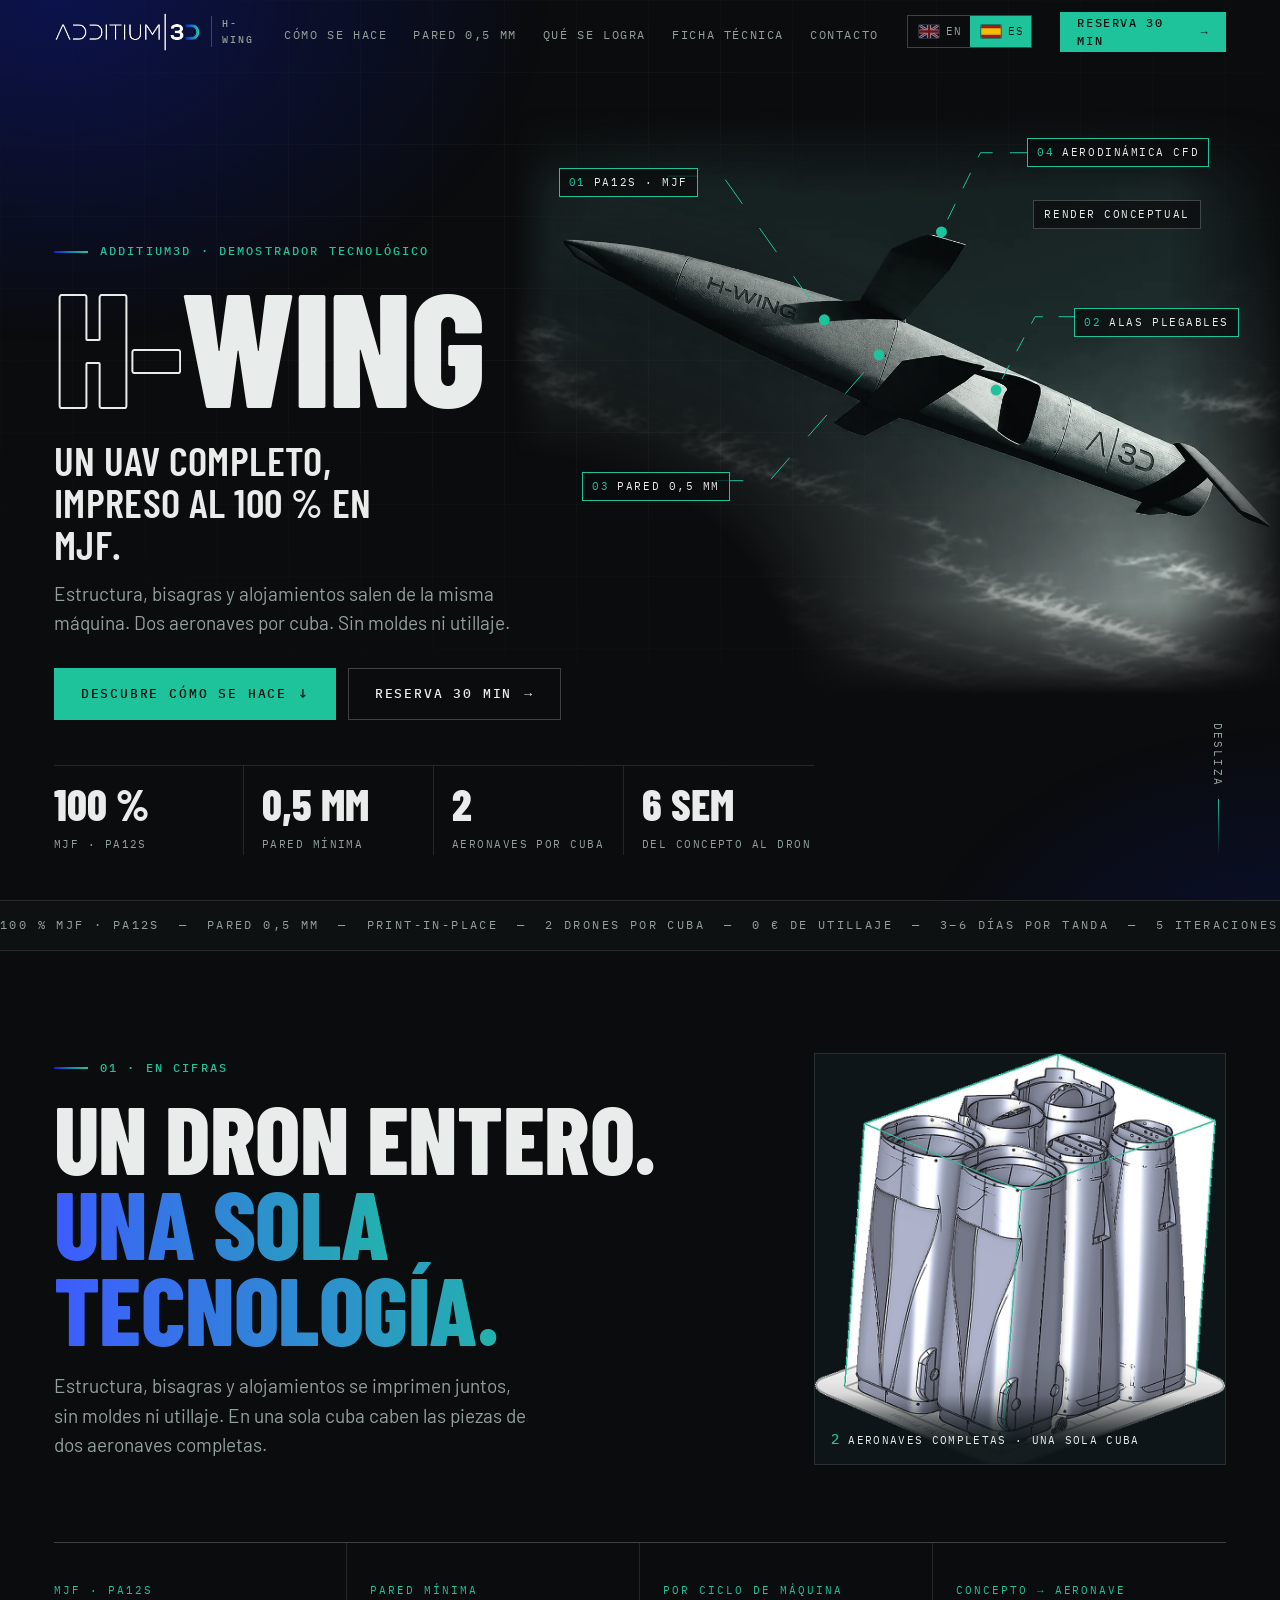
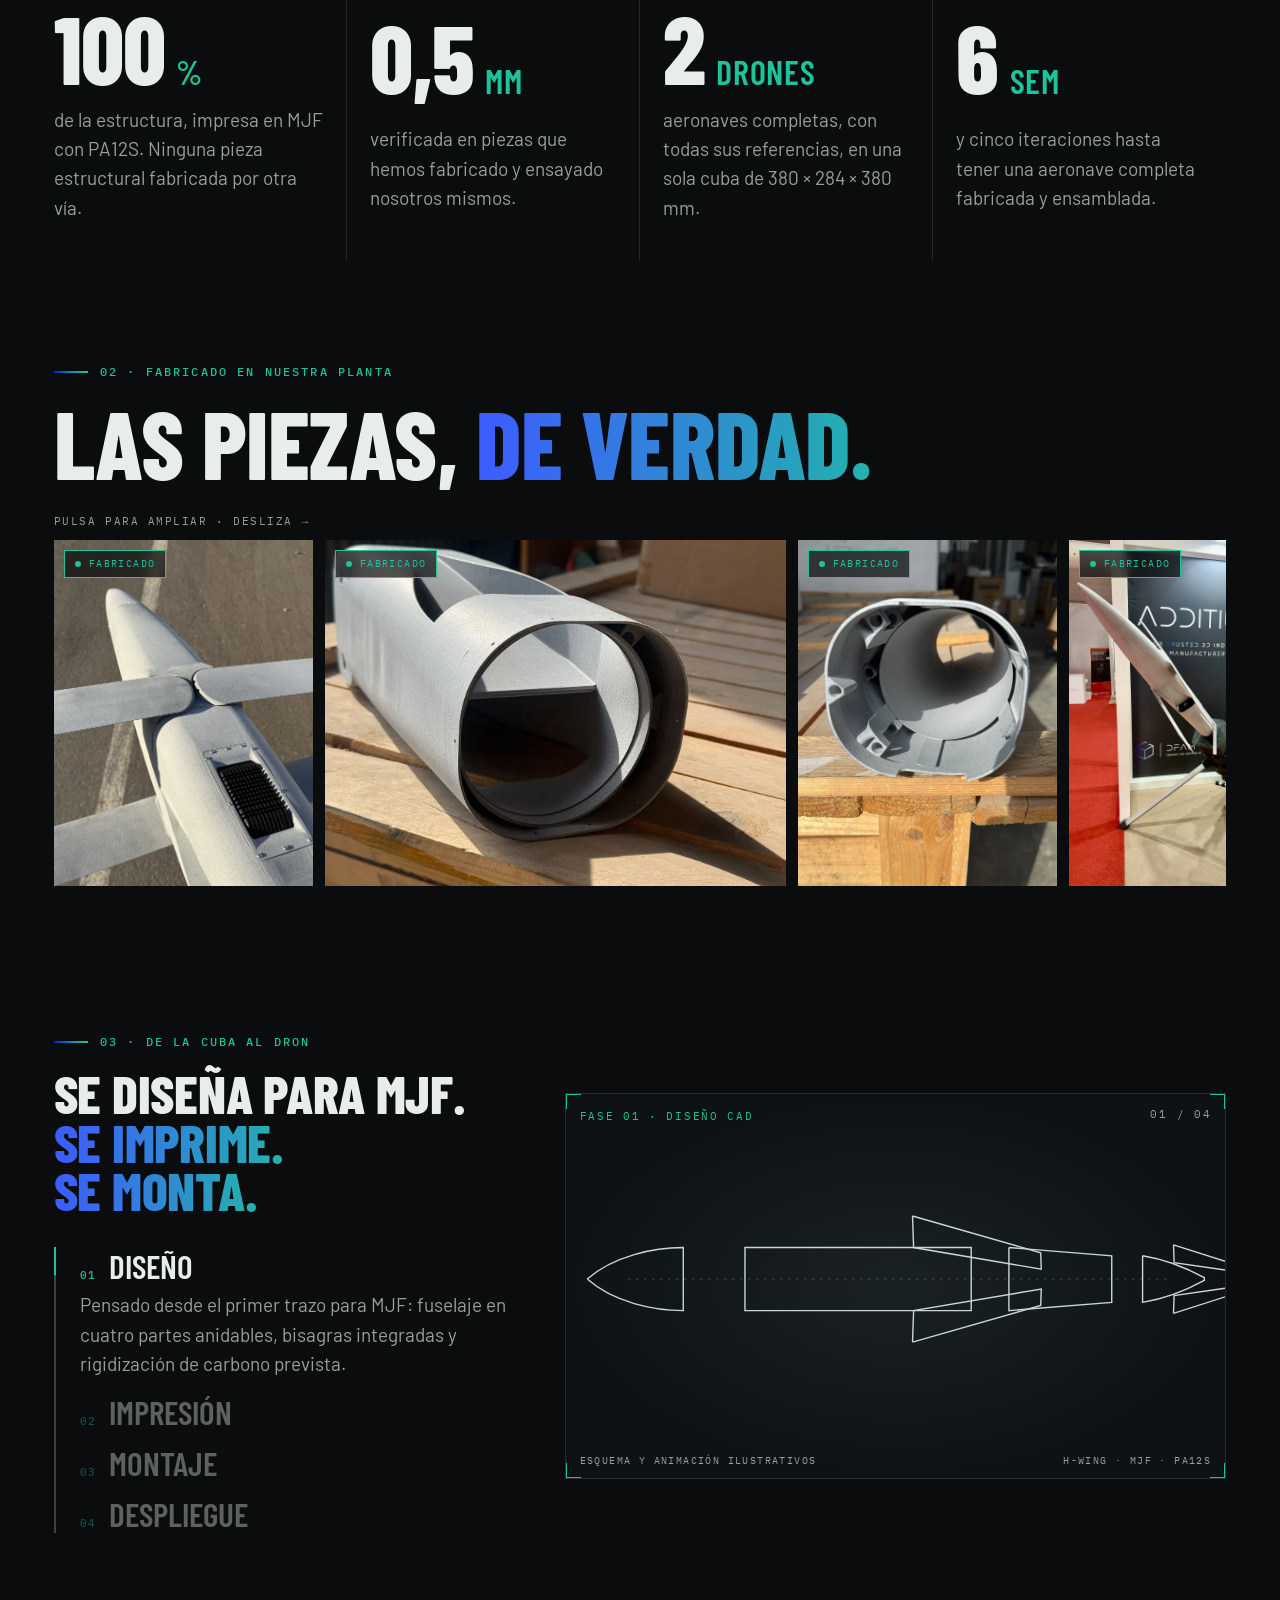
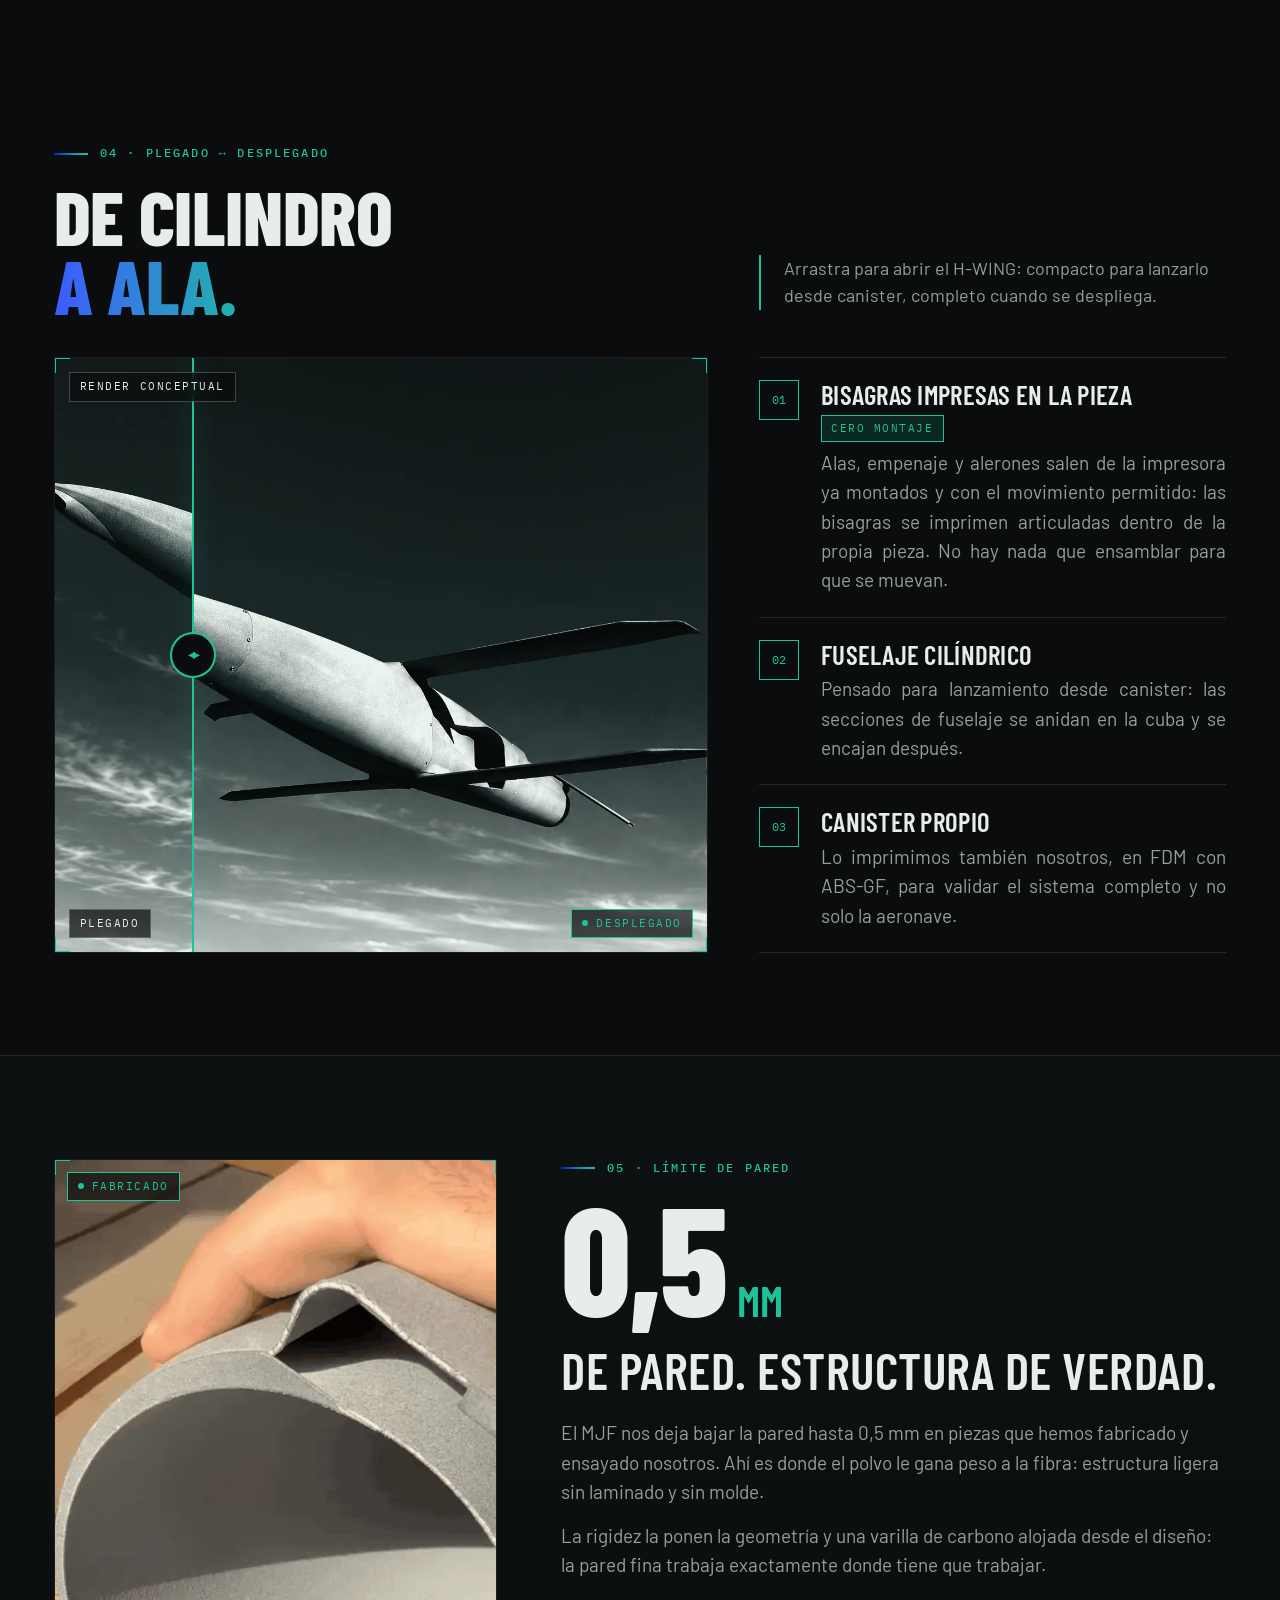
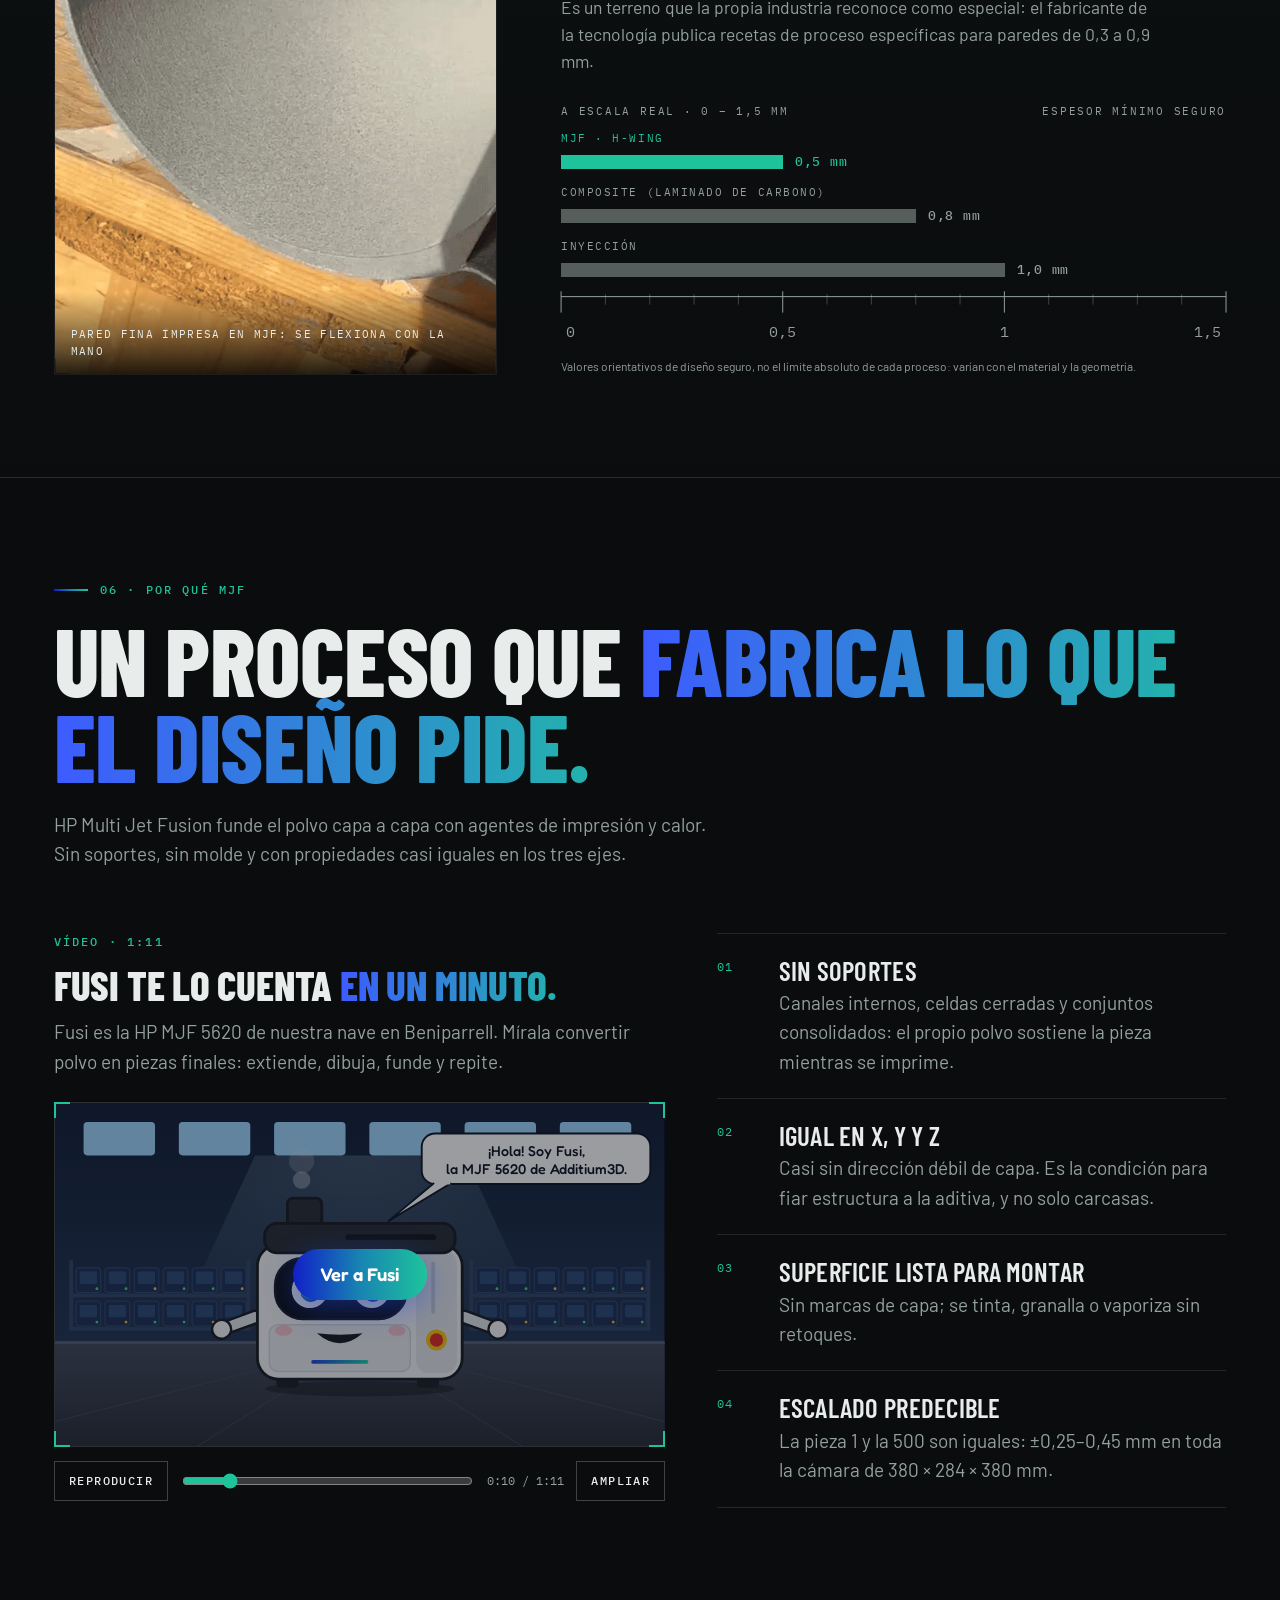
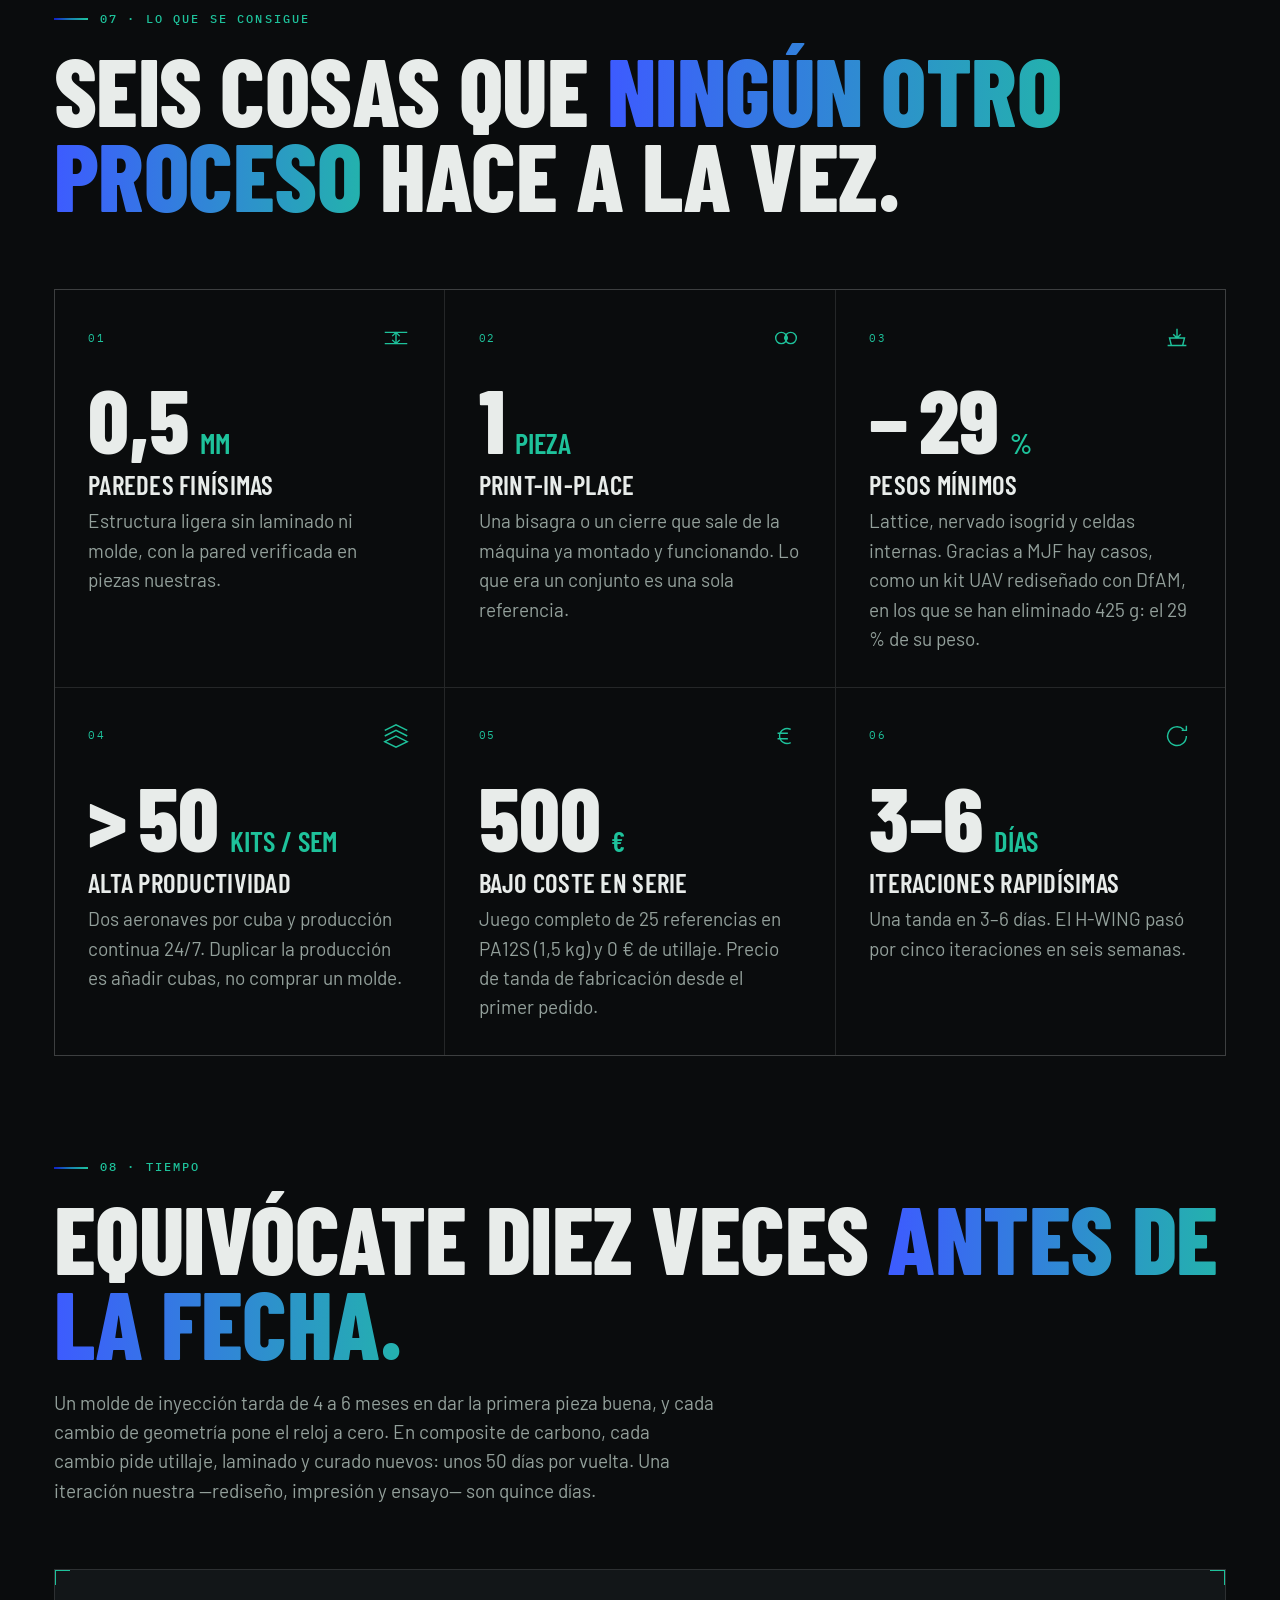
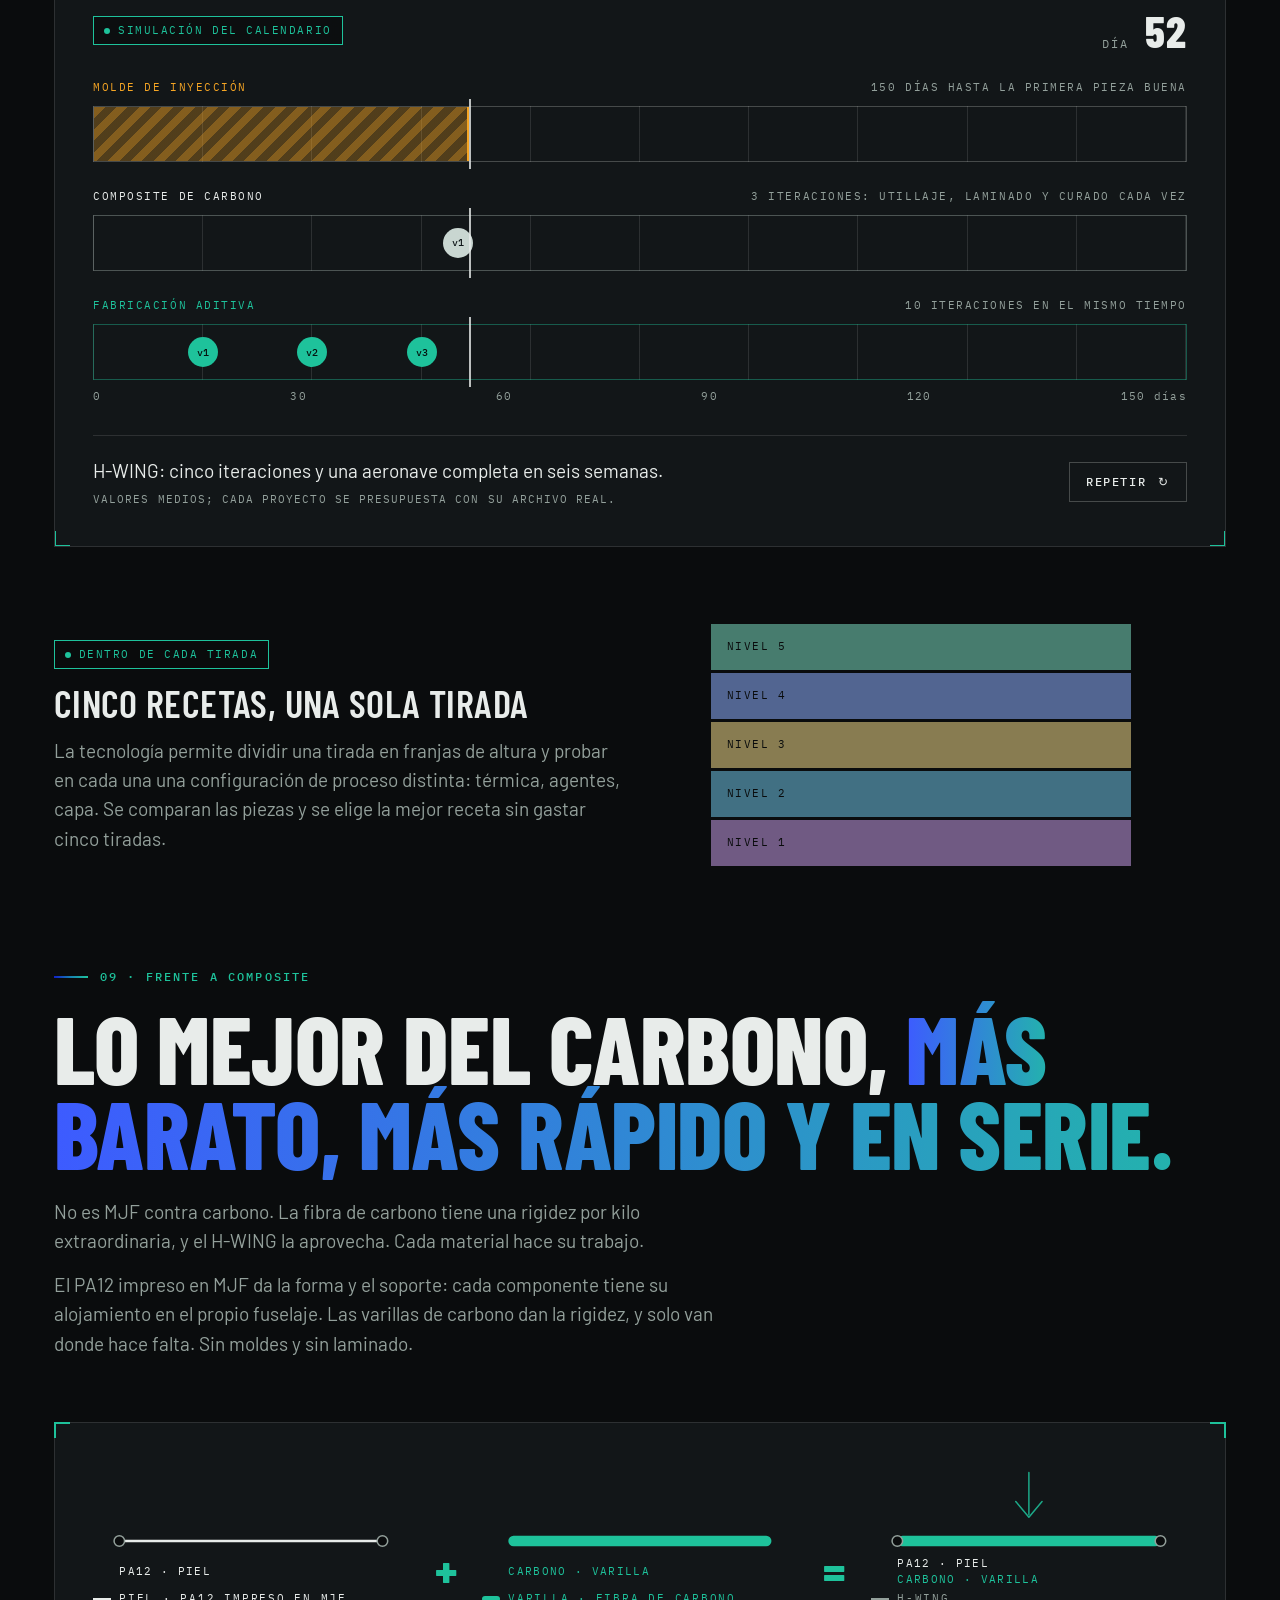
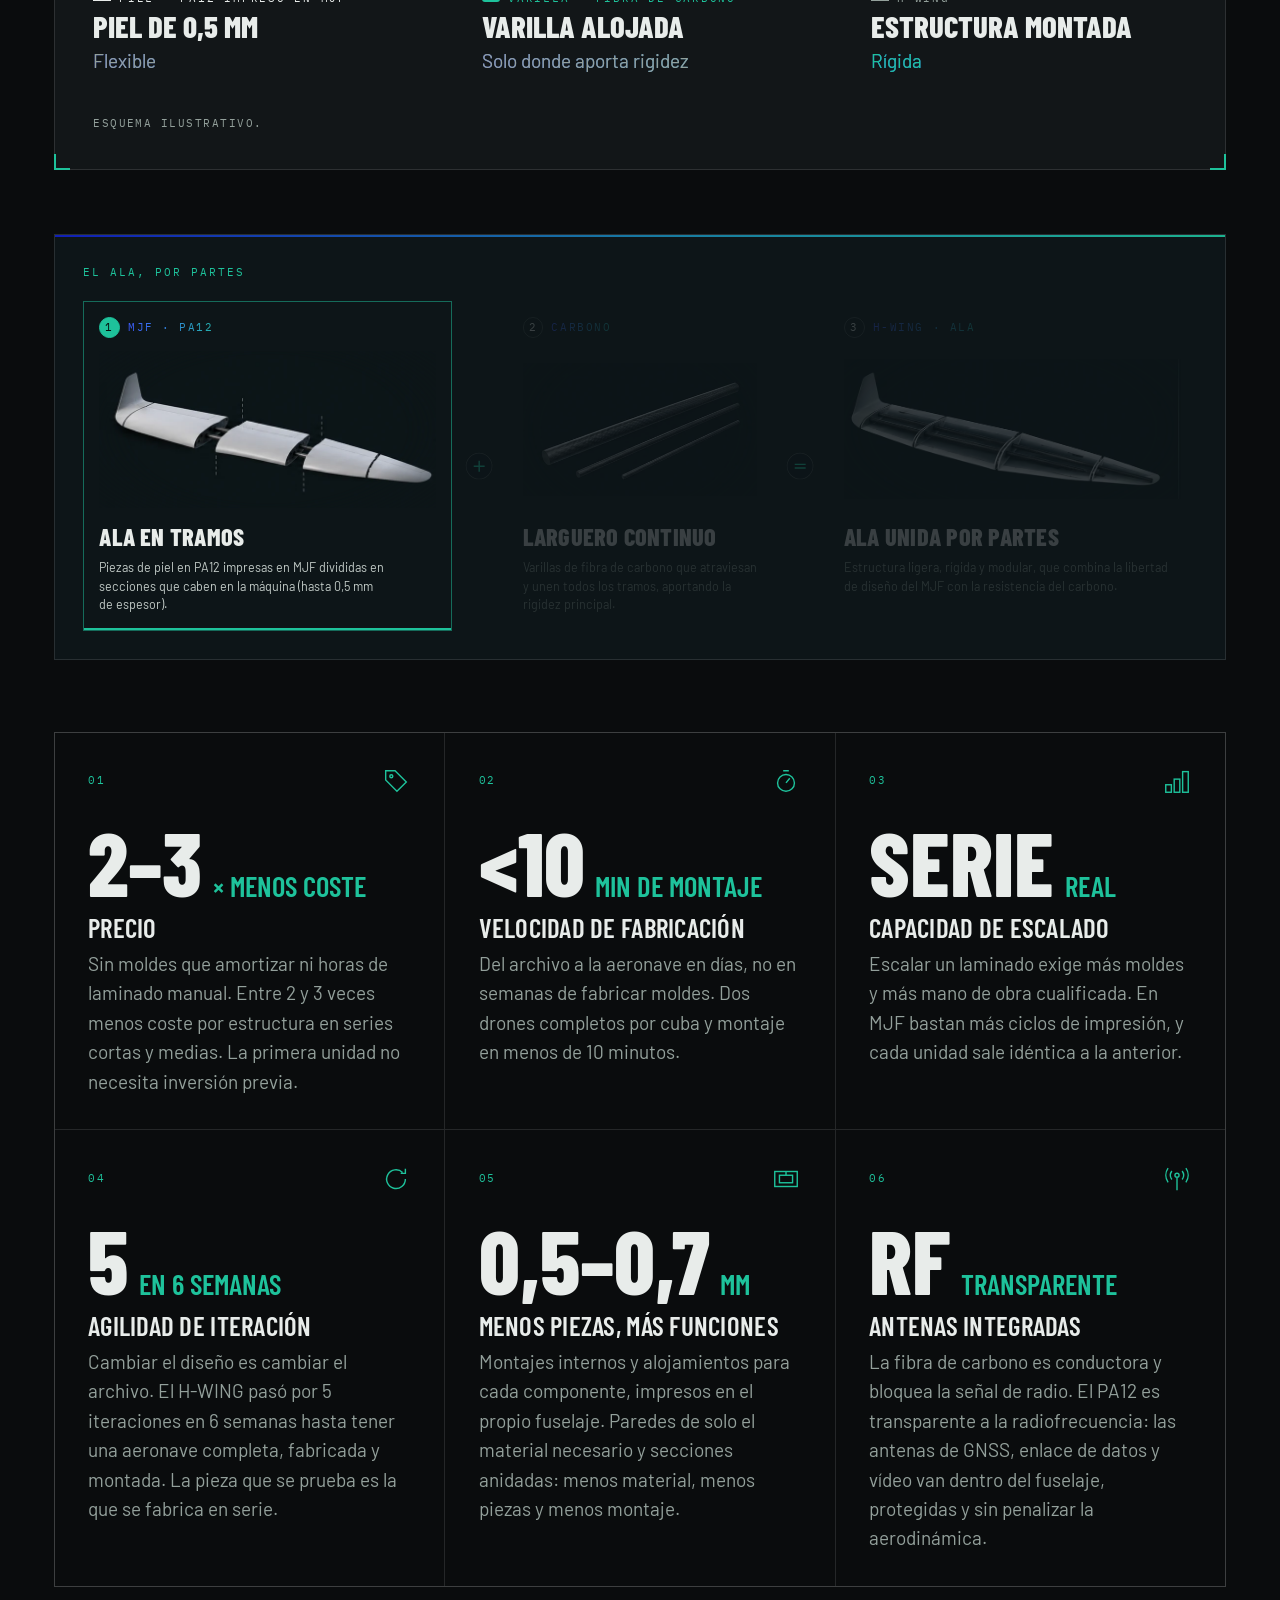
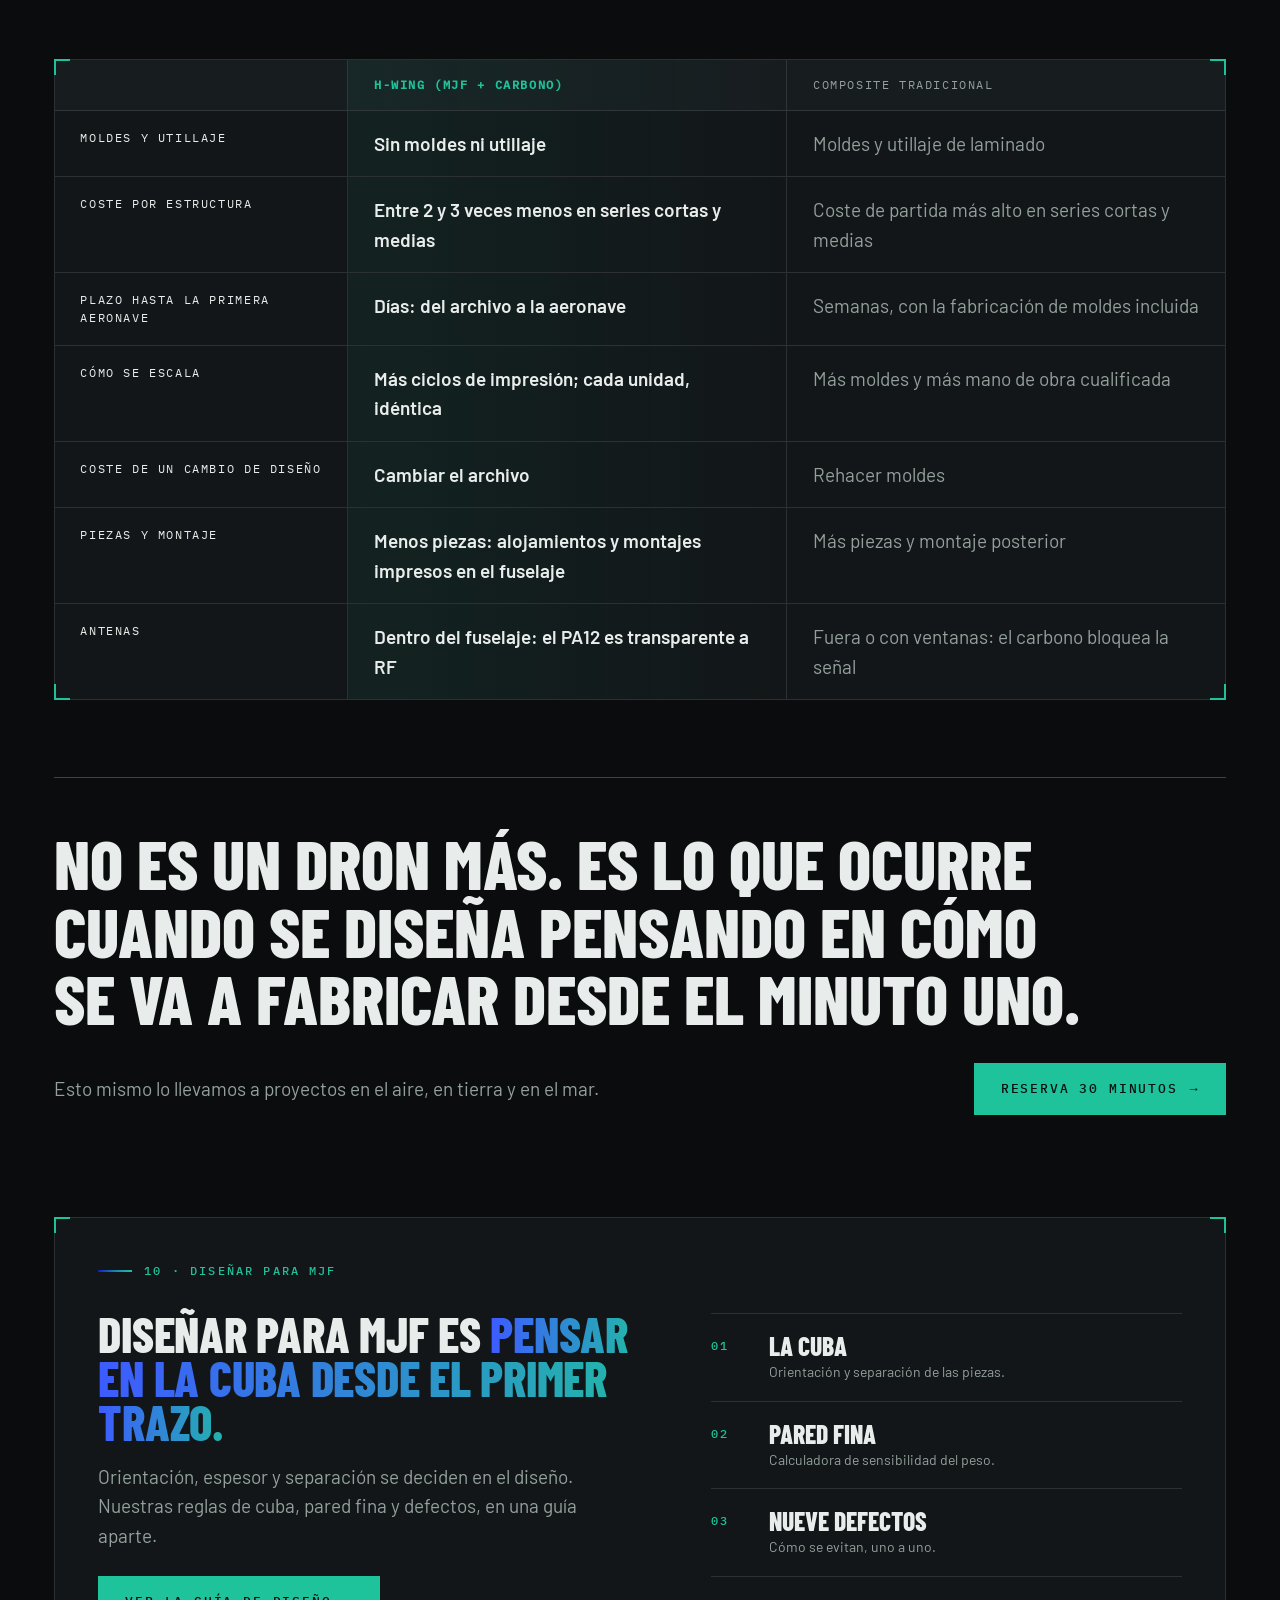
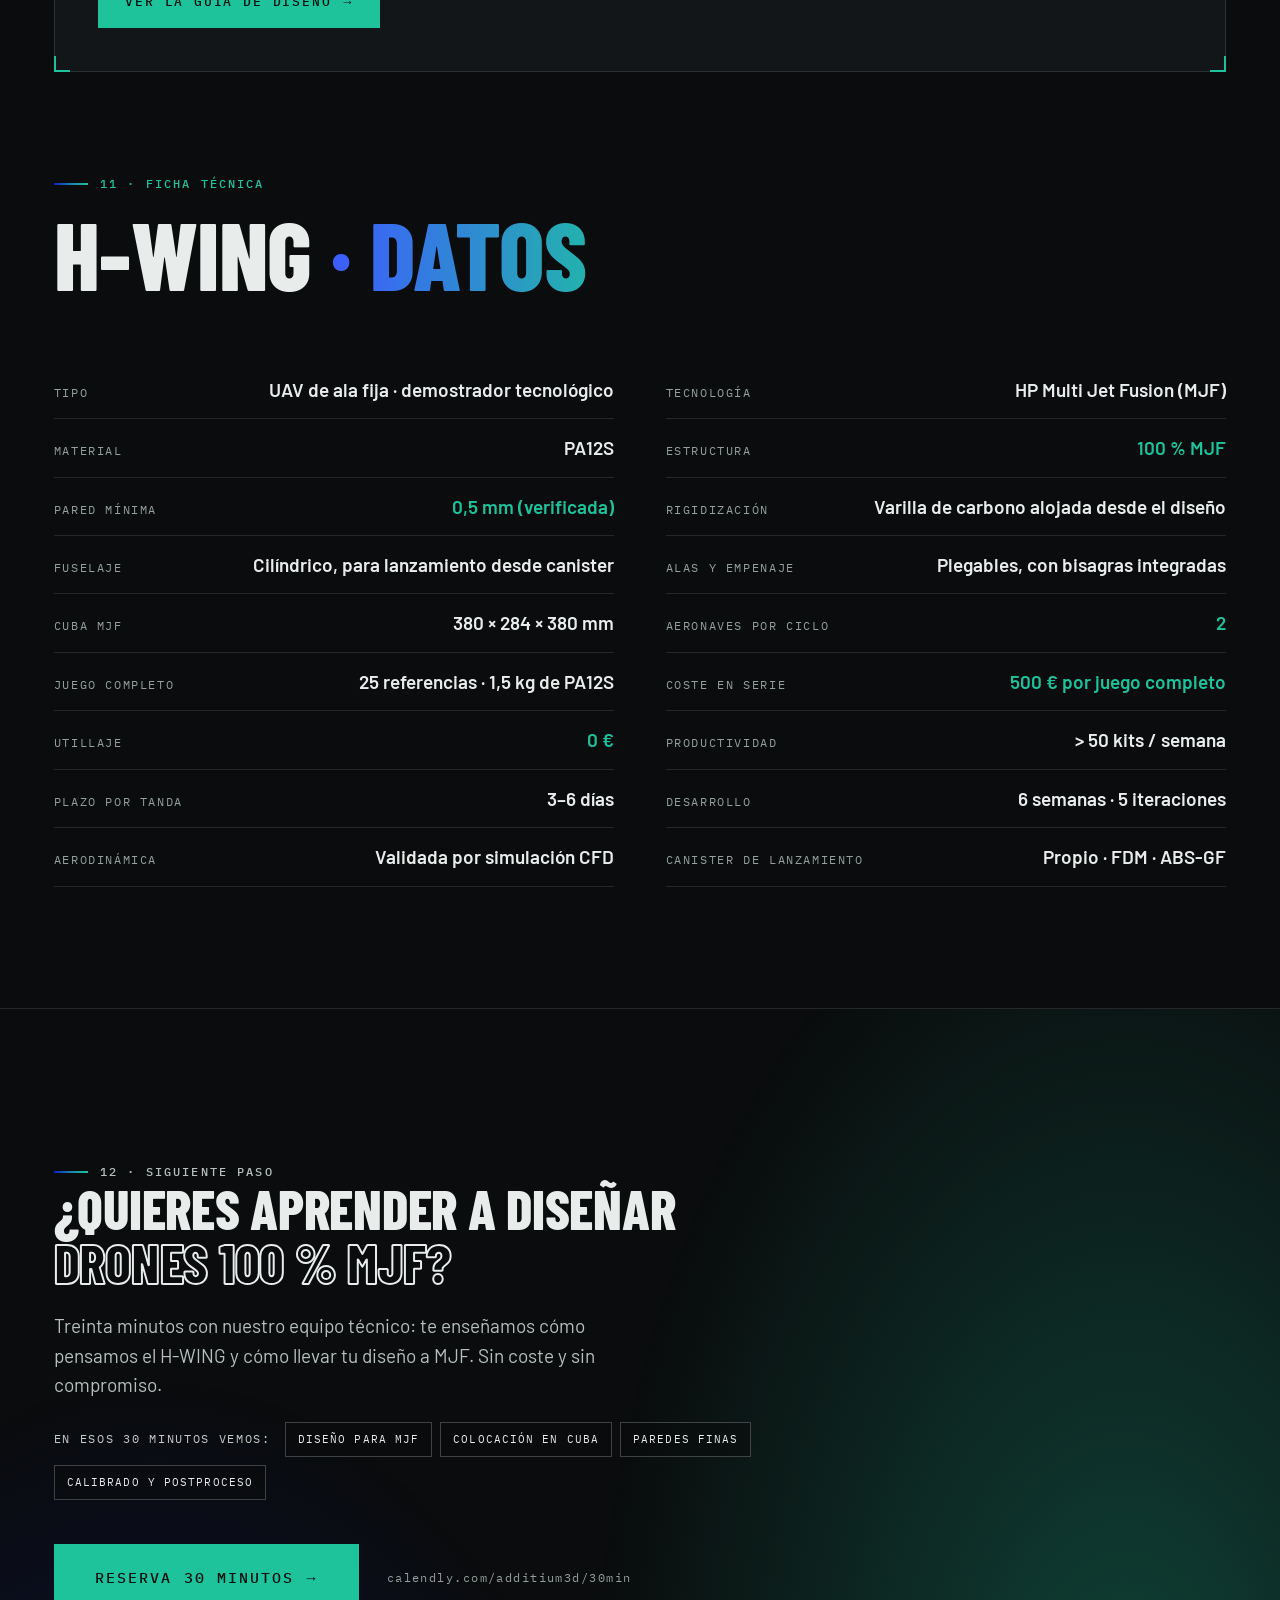
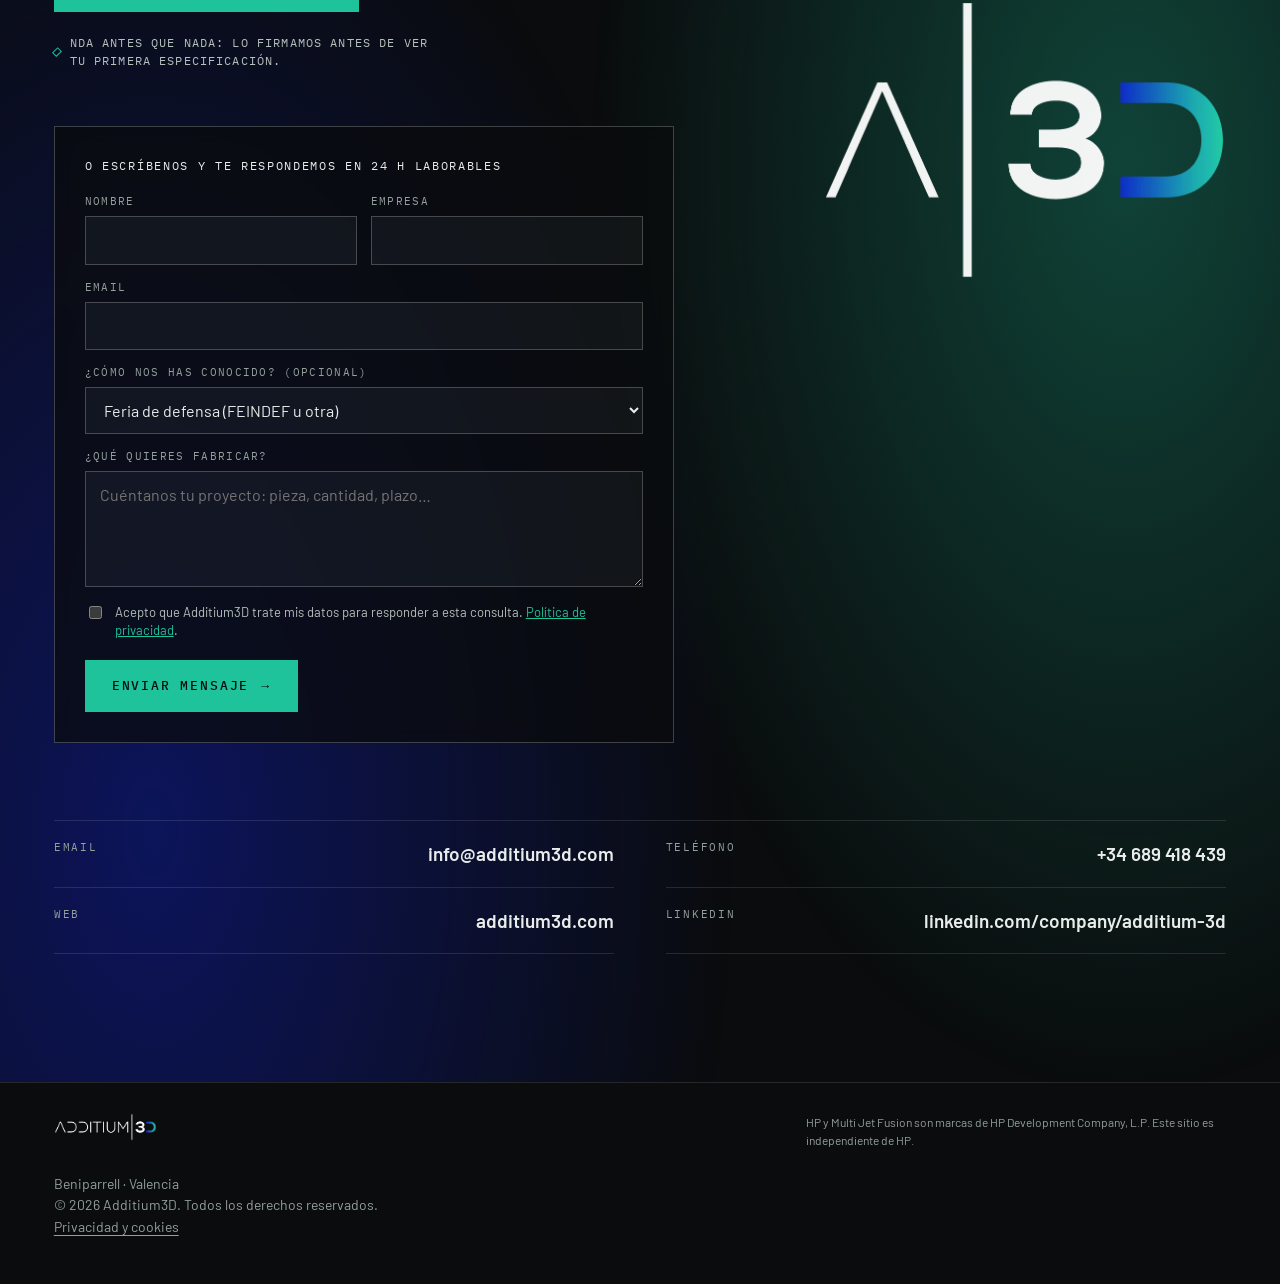
<file: defensa/index.html>
<!doctype html>
<html lang="es"><head><meta charset="utf-8"><meta name="viewport" content="width=device-width,initial-scale=1">
<title>H-WING · Additium3D</title>
<meta name="robots" content="noindex,follow"><link rel="canonical" href="https://dronesmjf.com/">
<meta http-equiv="refresh" content="0;url=/?utm_source=qr&utm_medium=feria&utm_campaign=ferias-defensa&utm_content=stand&lang=es">
<script>location.replace("/?utm_source=qr&utm_medium=feria&utm_campaign=ferias-defensa&utm_content=stand&lang=es");</script>
<style>body{margin:0;background:#0a0c0d;color:#9aa5a0;font:16px system-ui;display:grid;place-items:center;min-height:100vh}a{color:#1ec29b}</style>
</head><body><p><a href="/?utm_source=qr&utm_medium=feria&utm_campaign=ferias-defensa&utm_content=stand&lang=es">dronesmjf.com →</a></p></body></html>
</file>
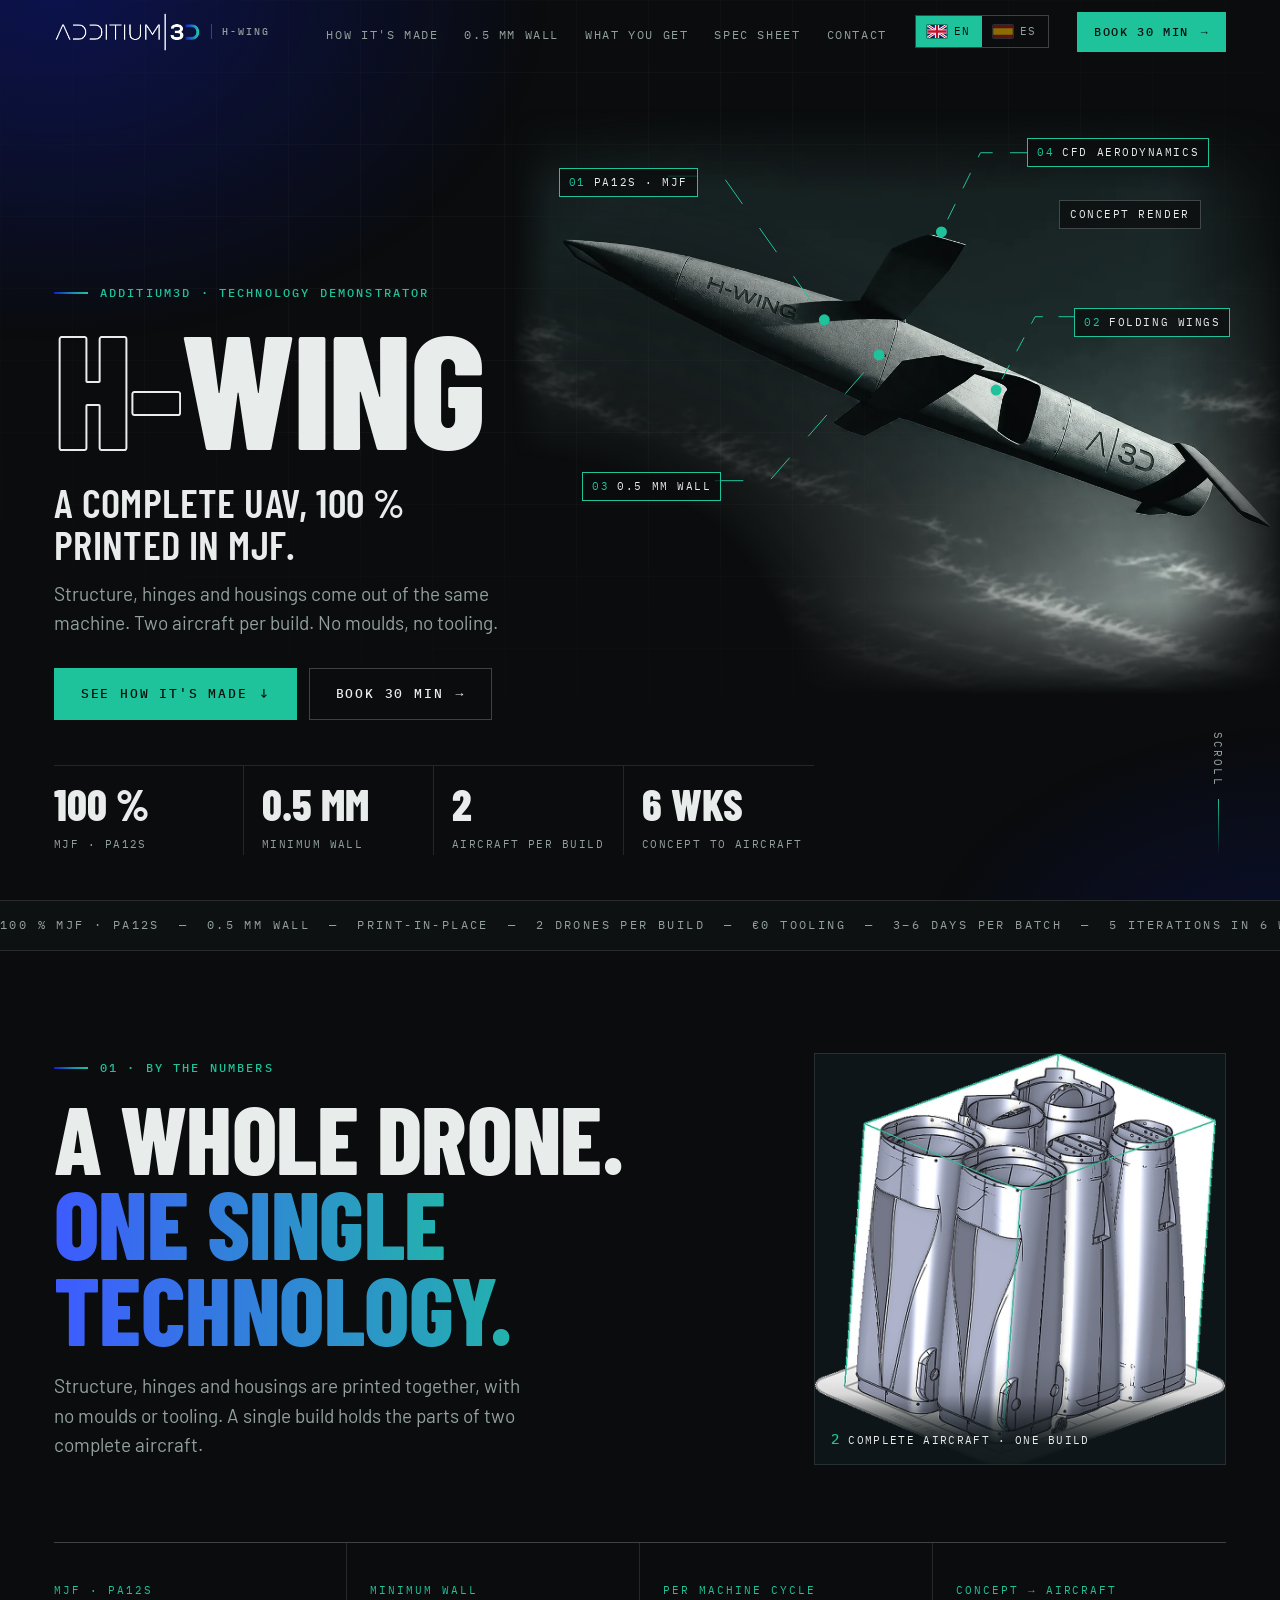
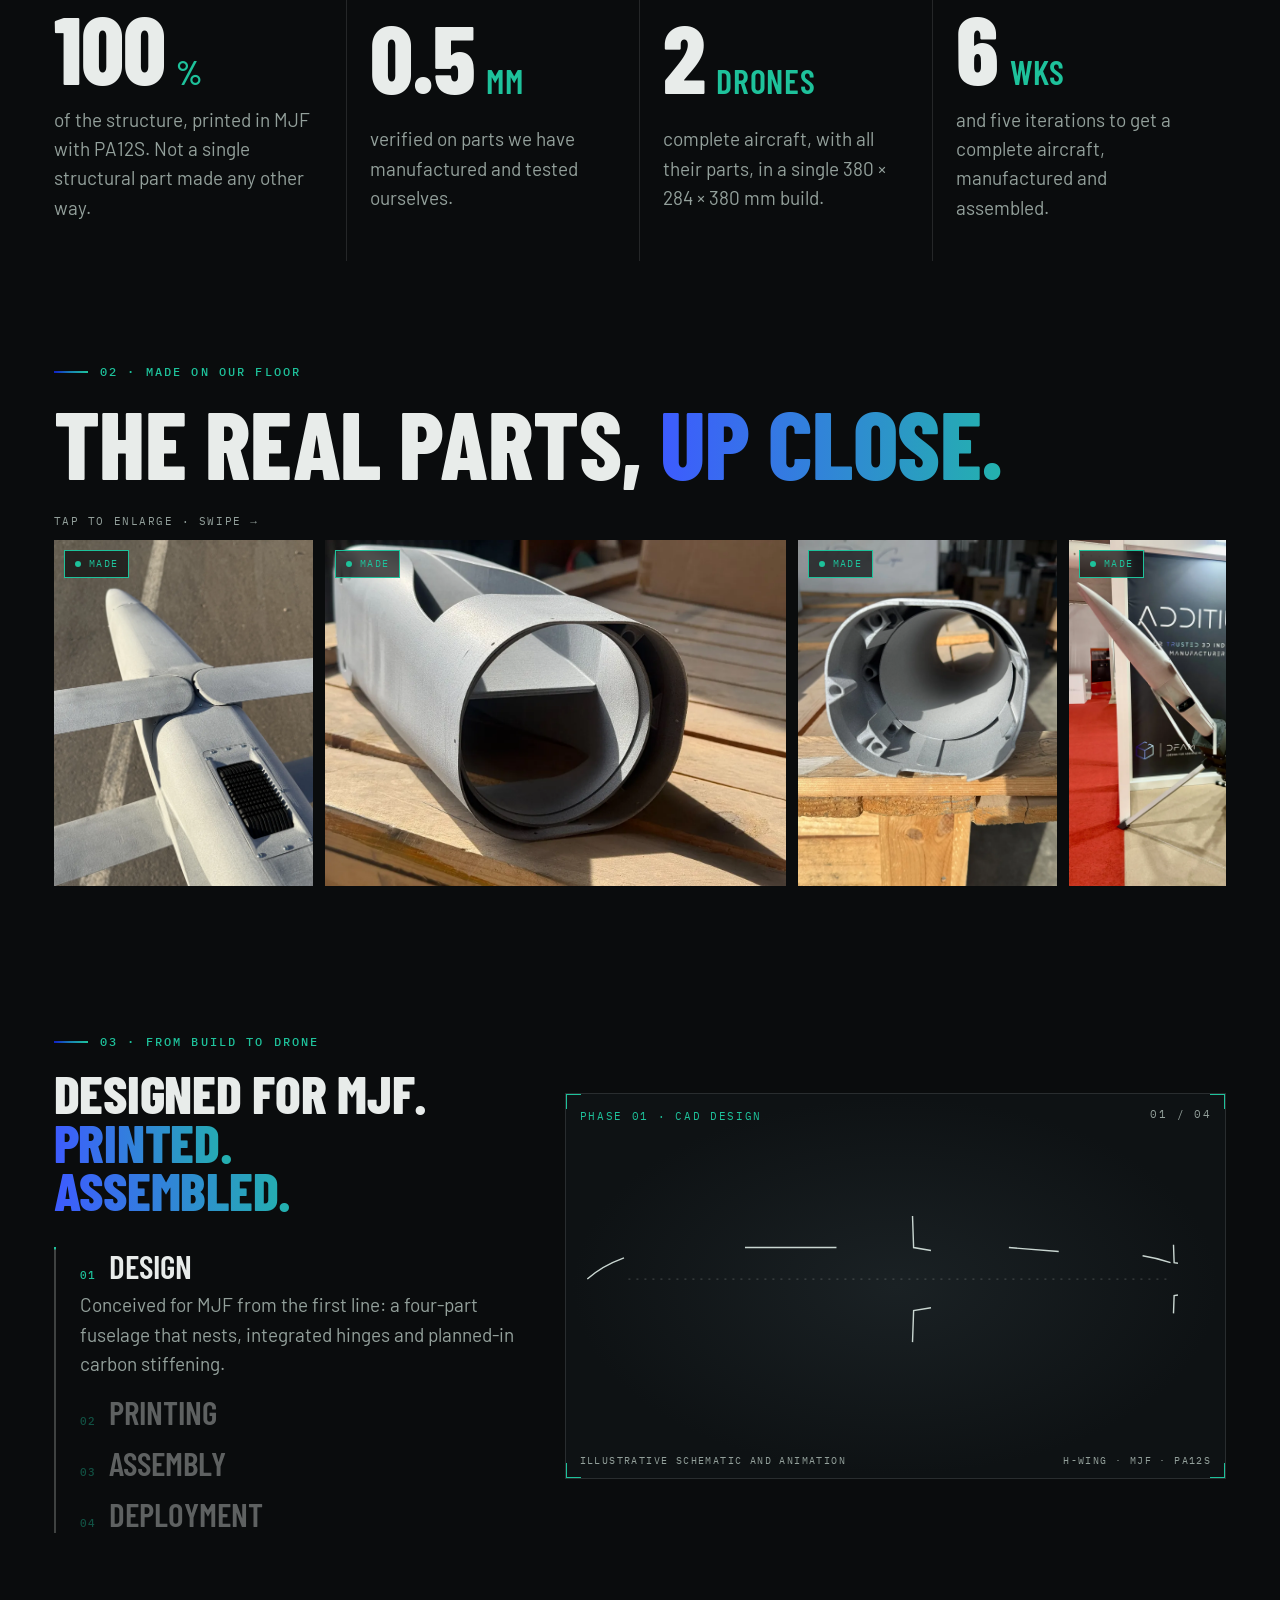
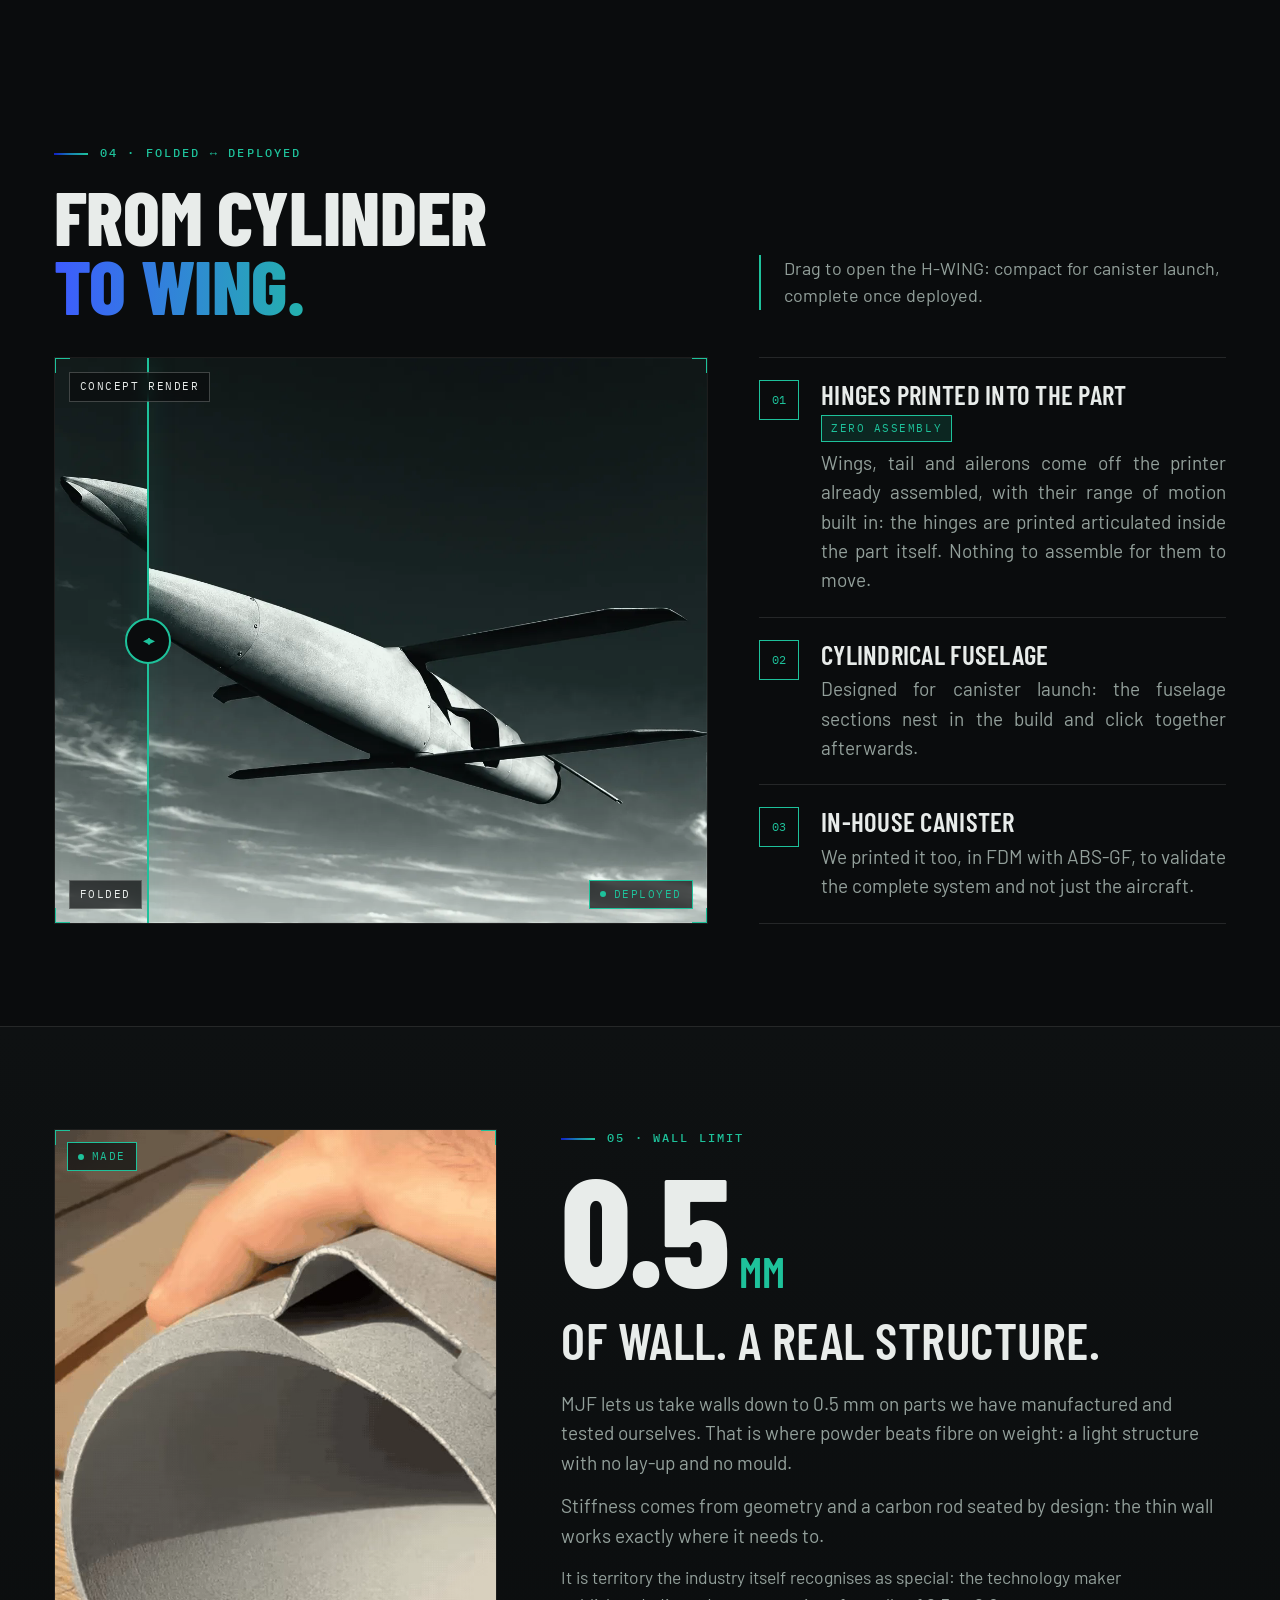
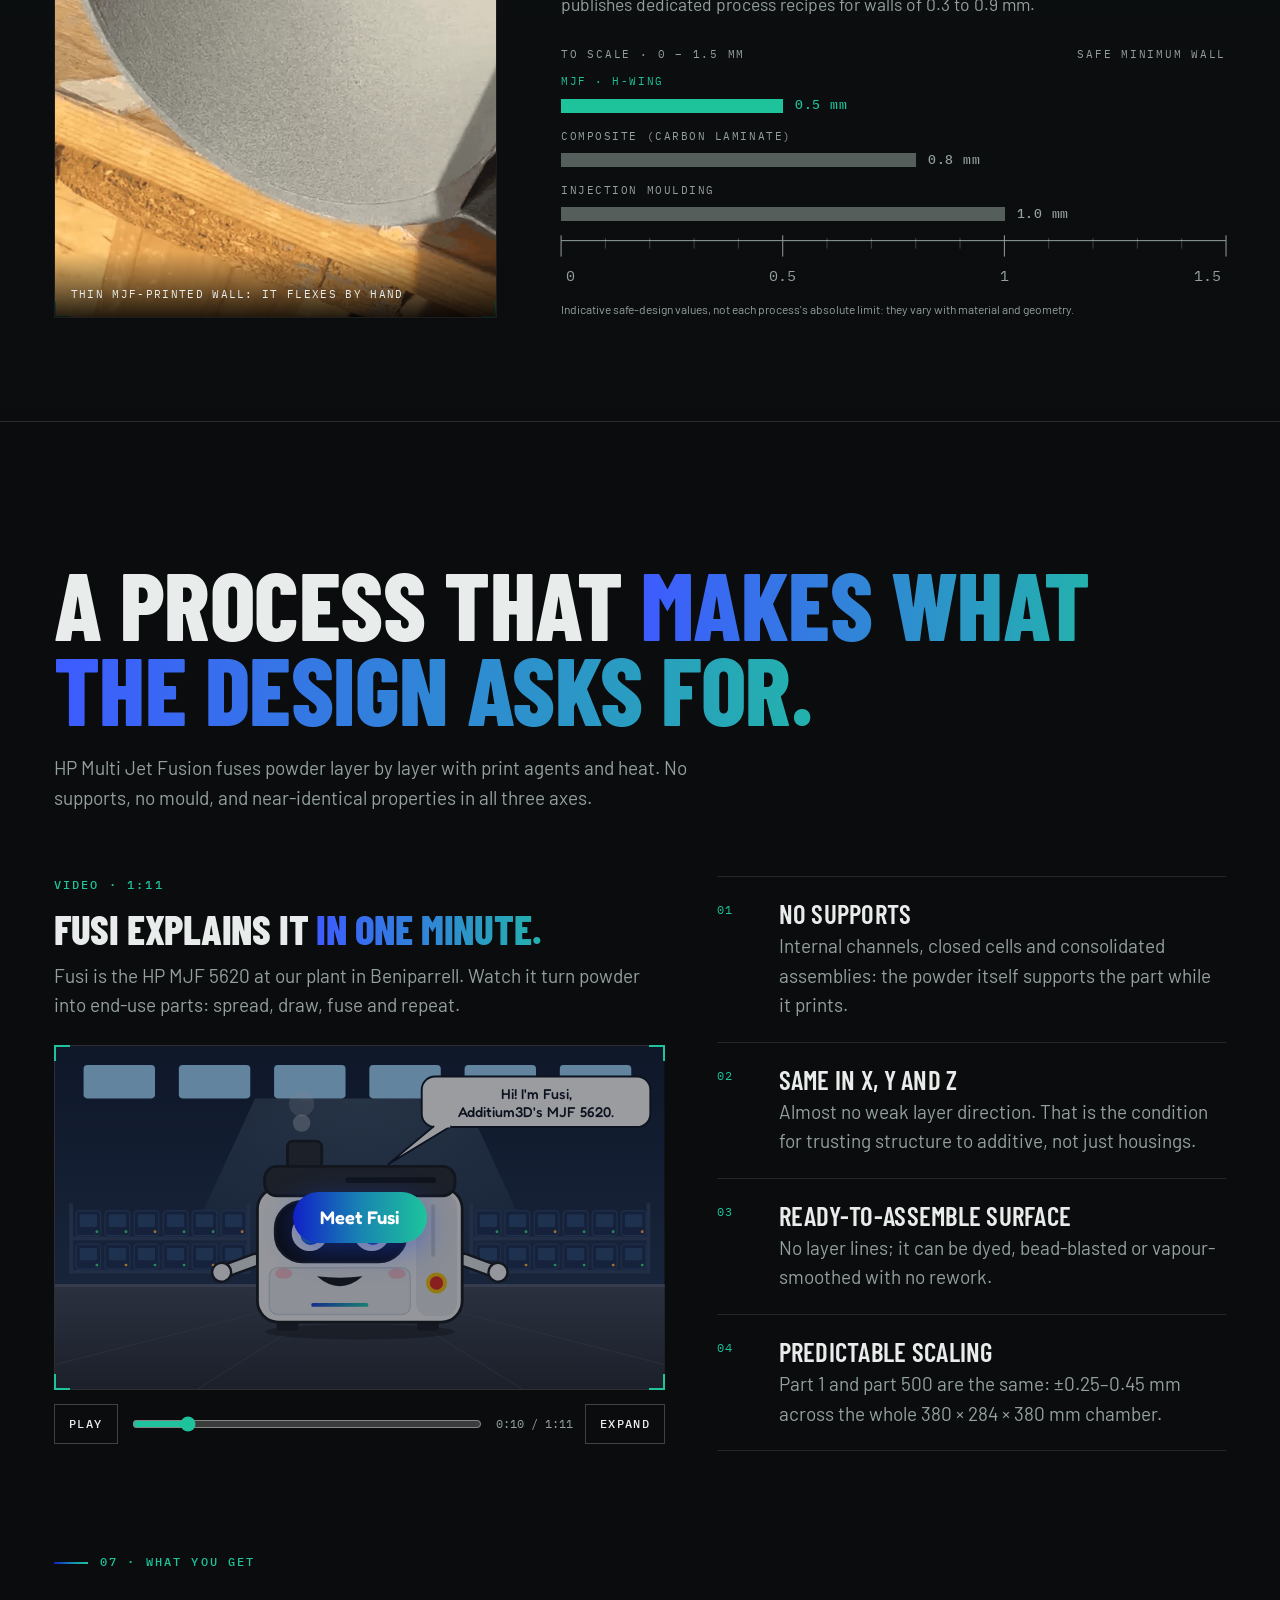
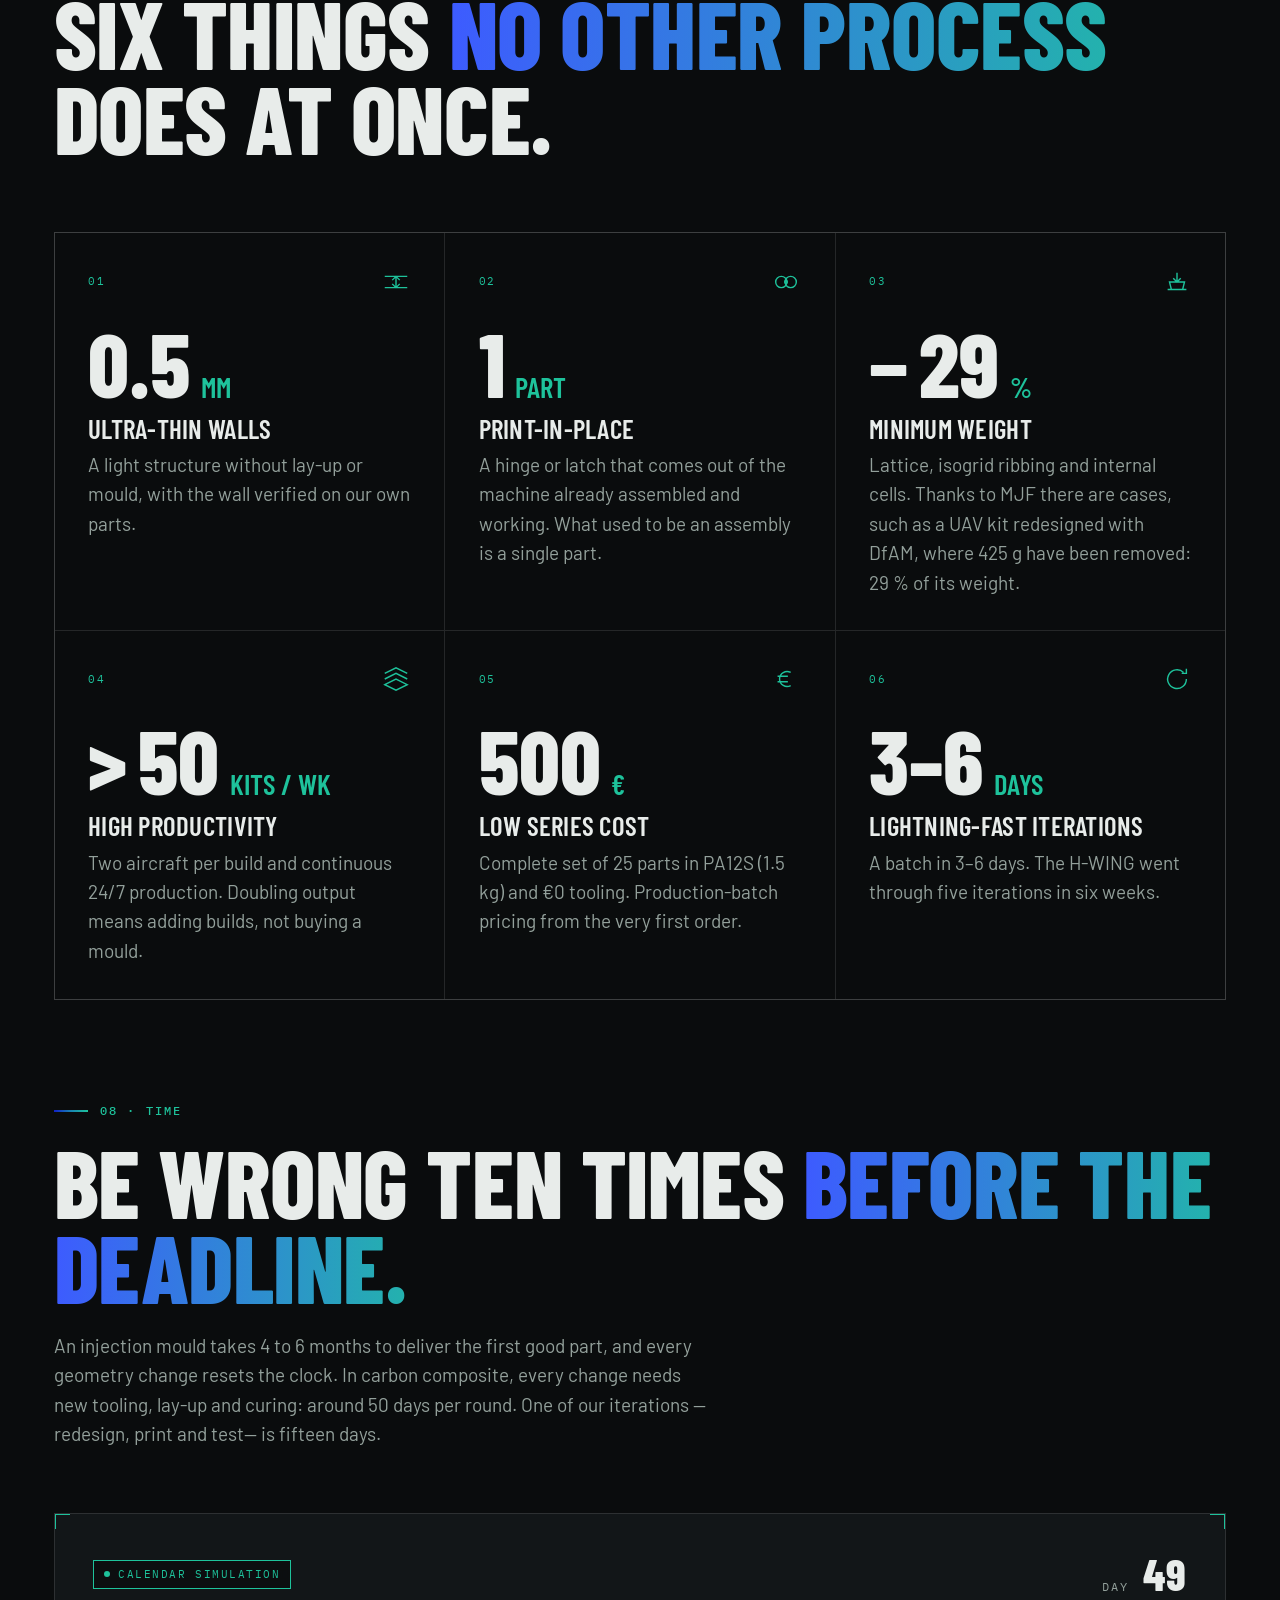
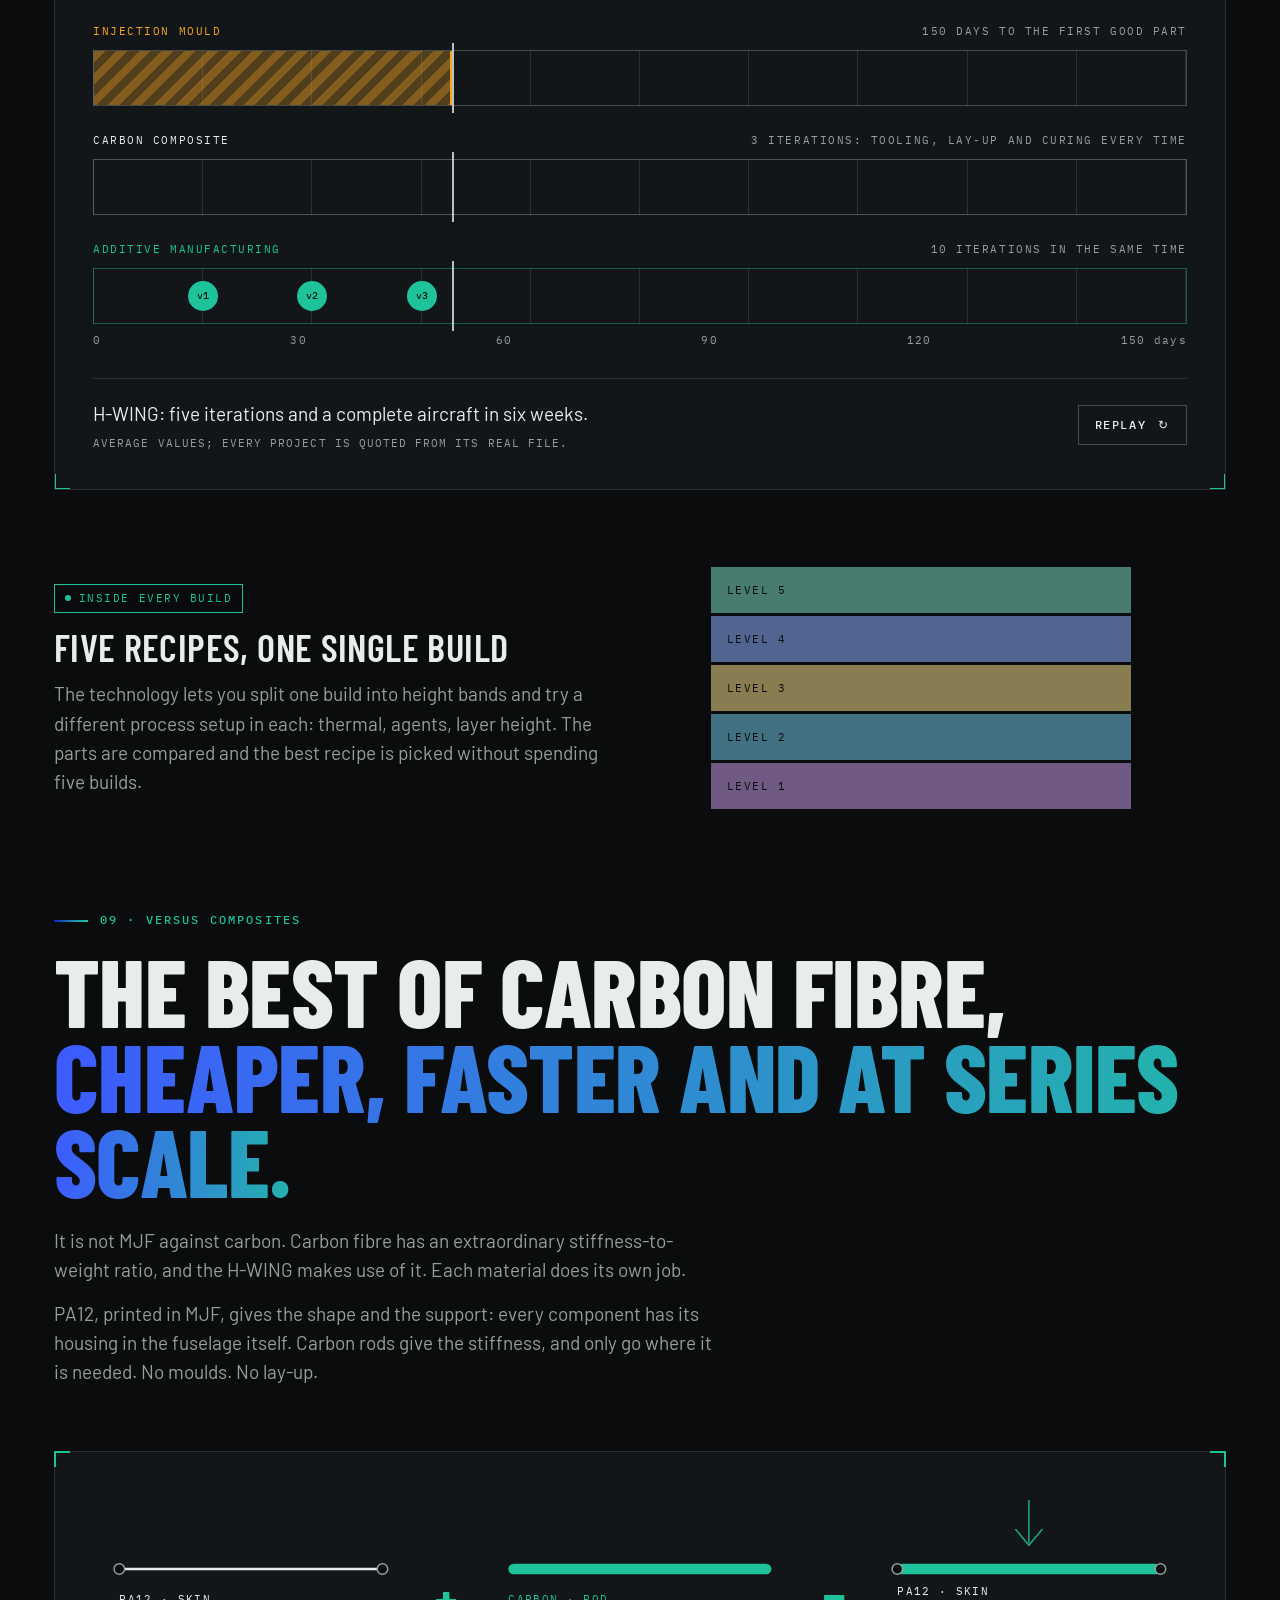
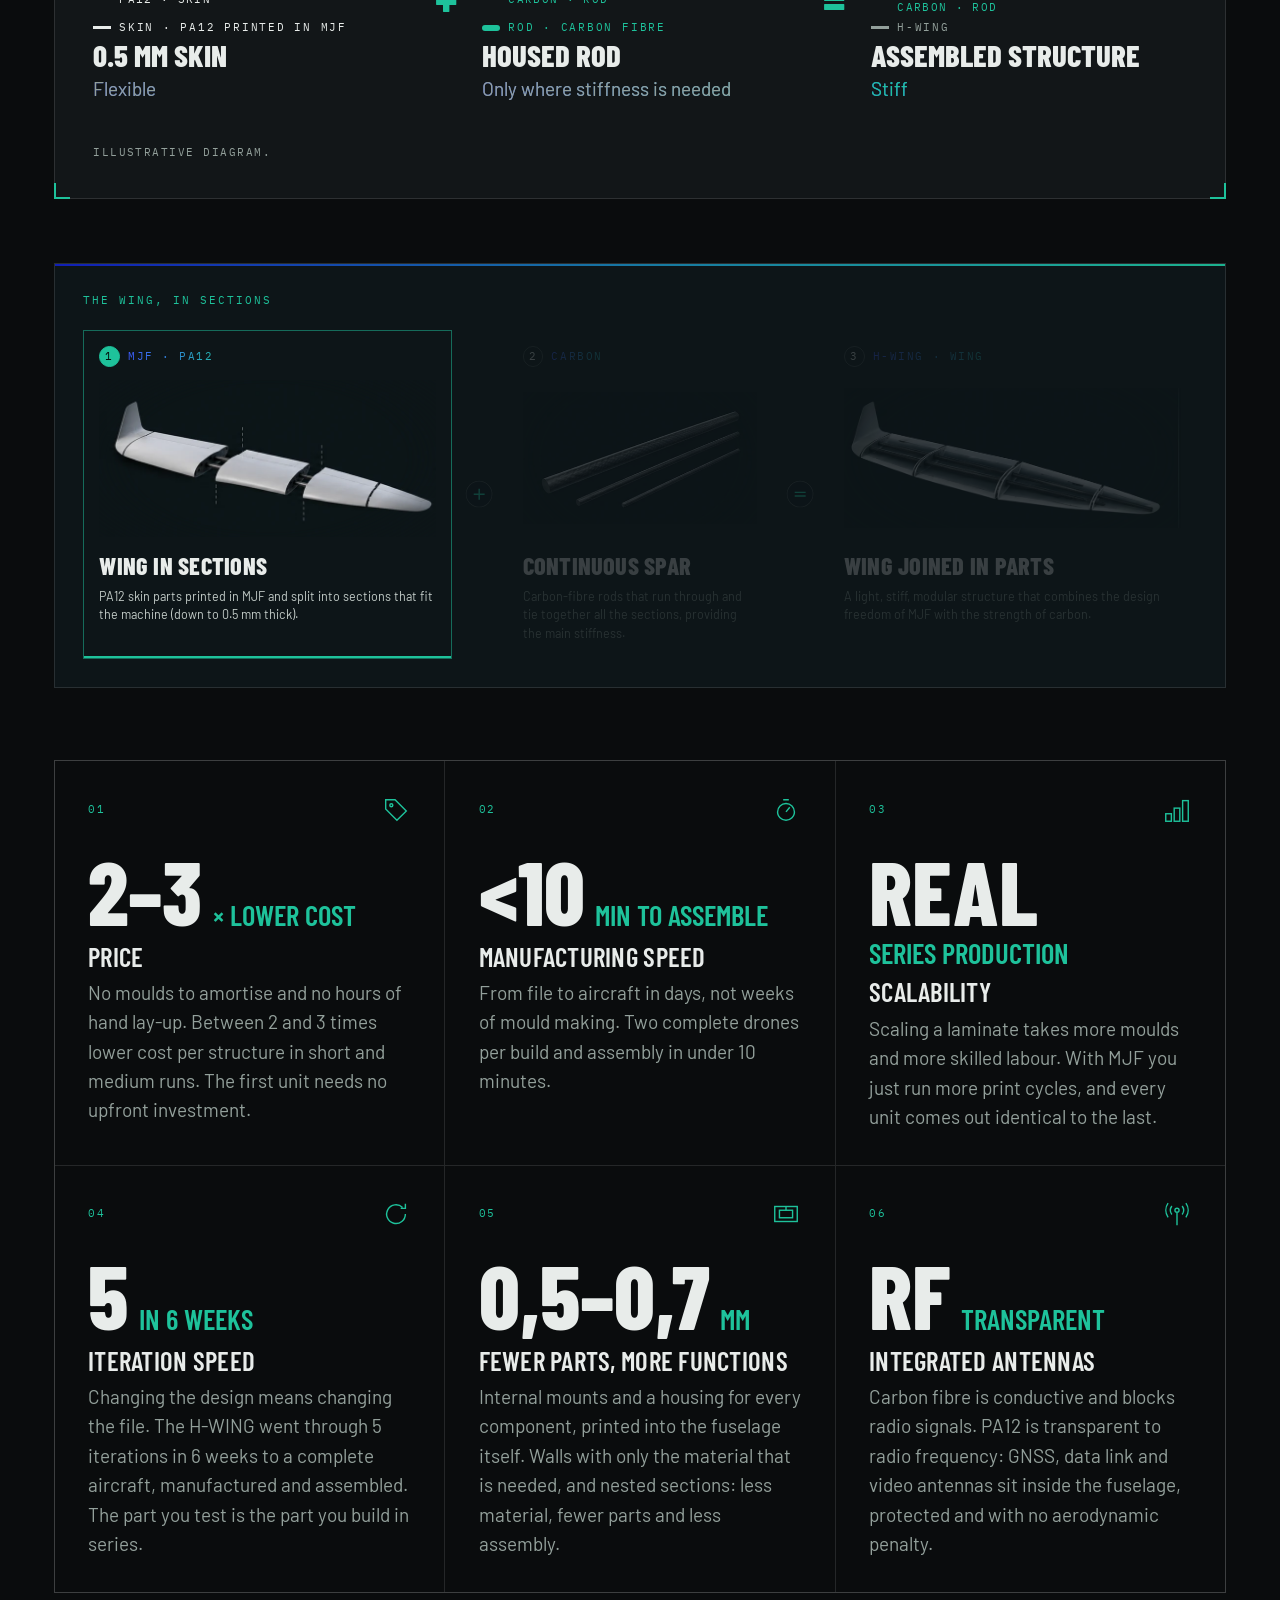
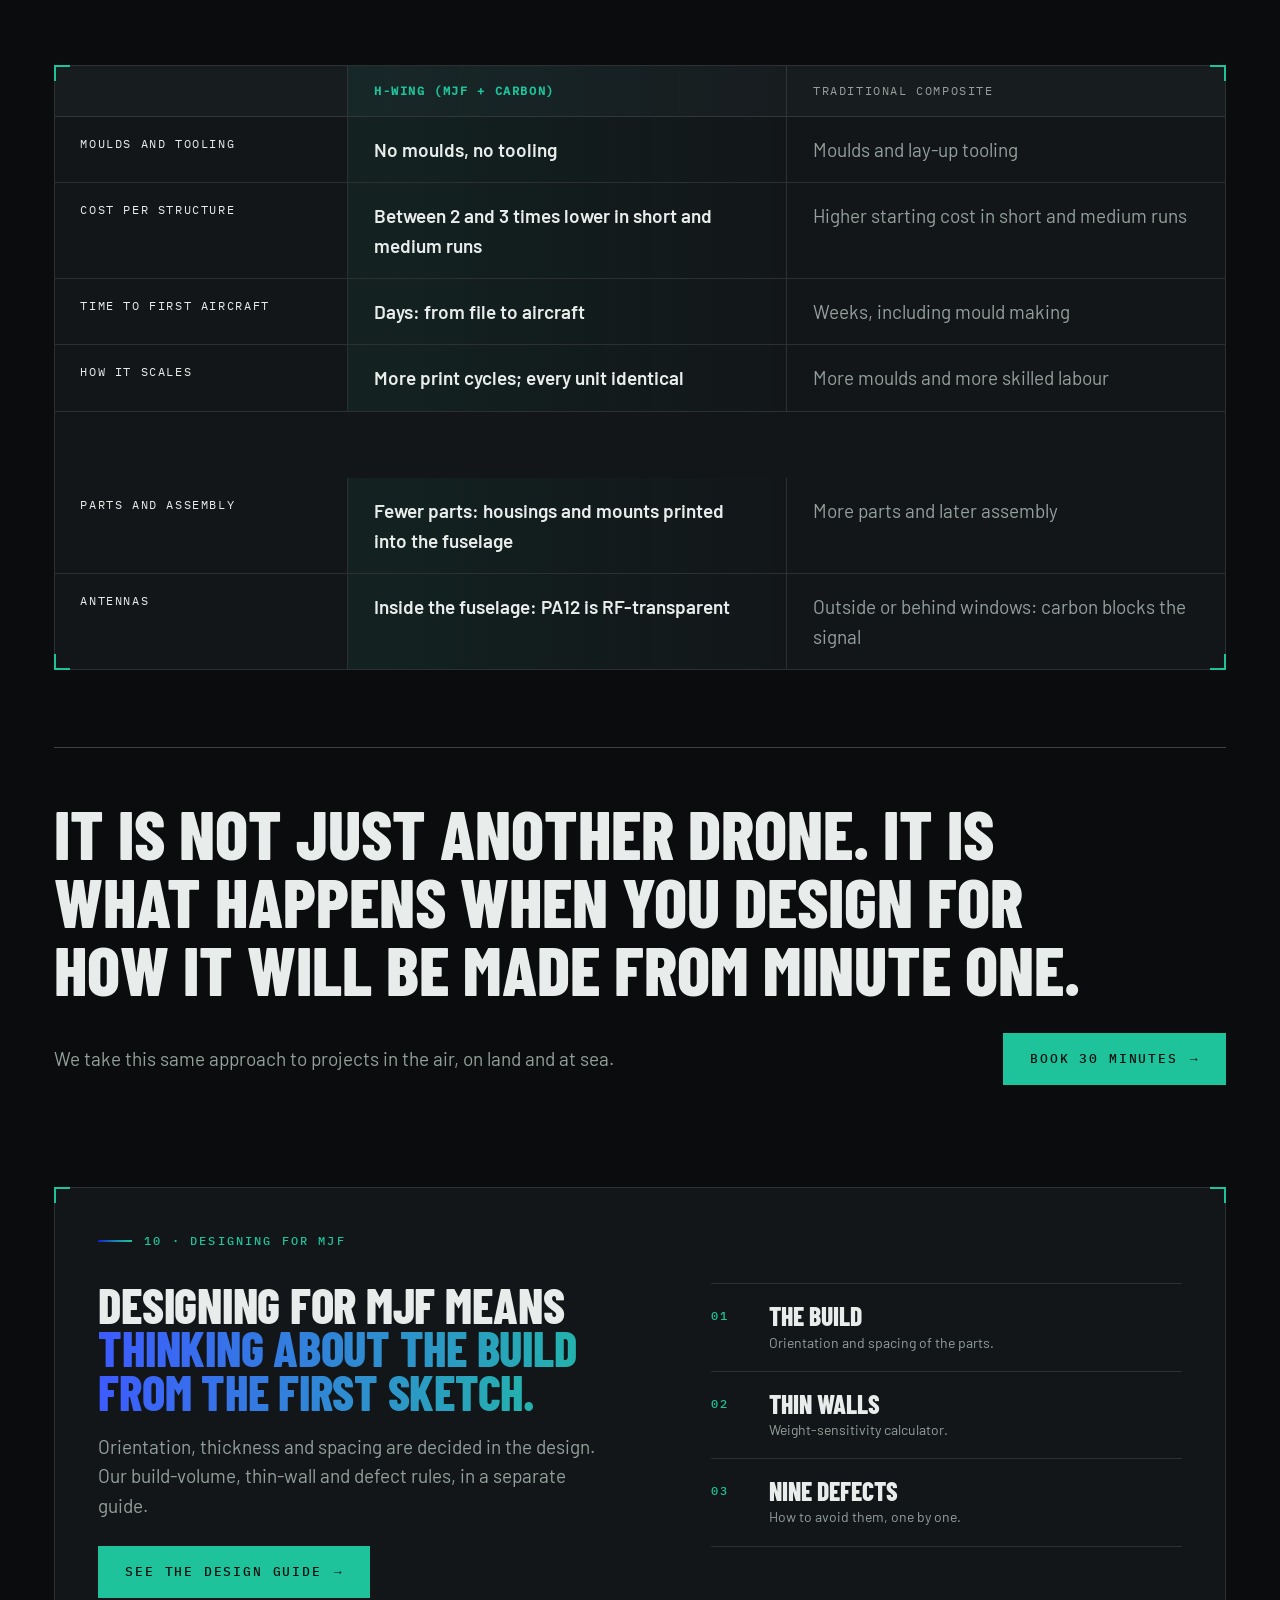
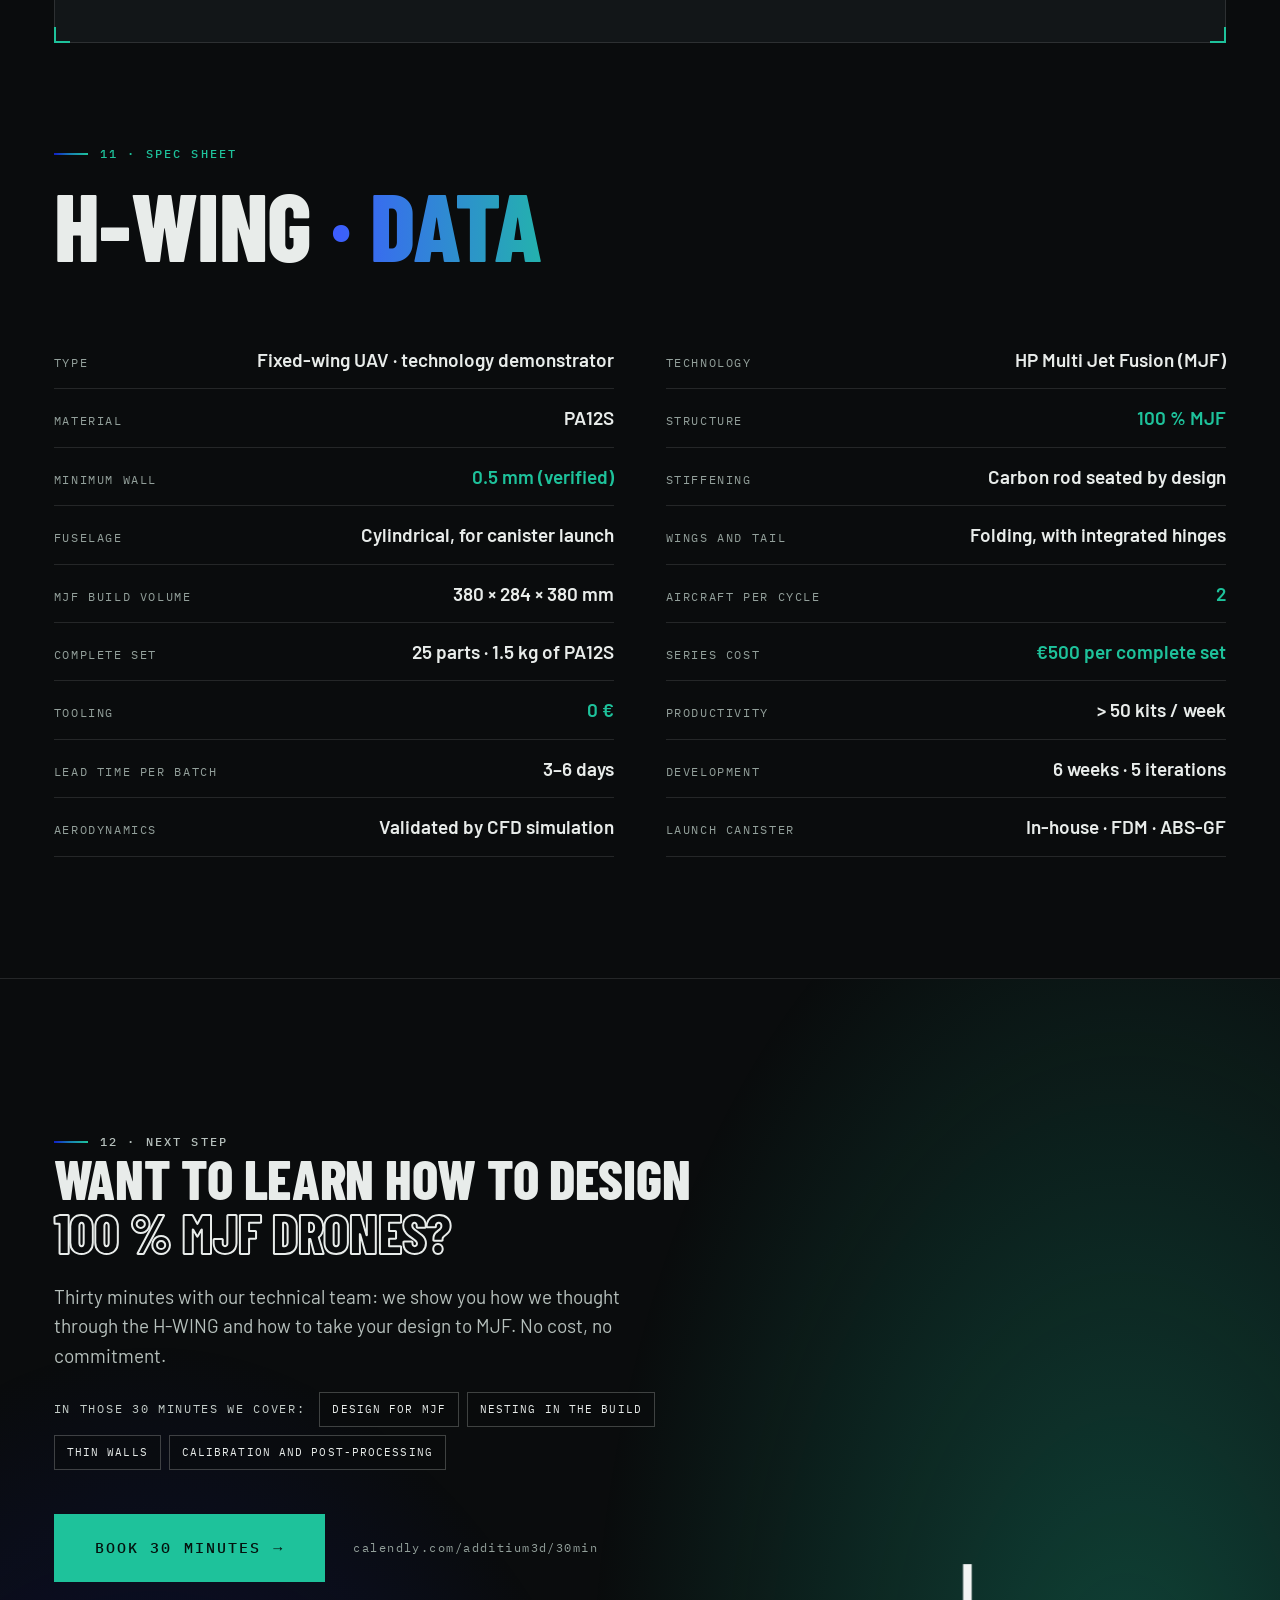
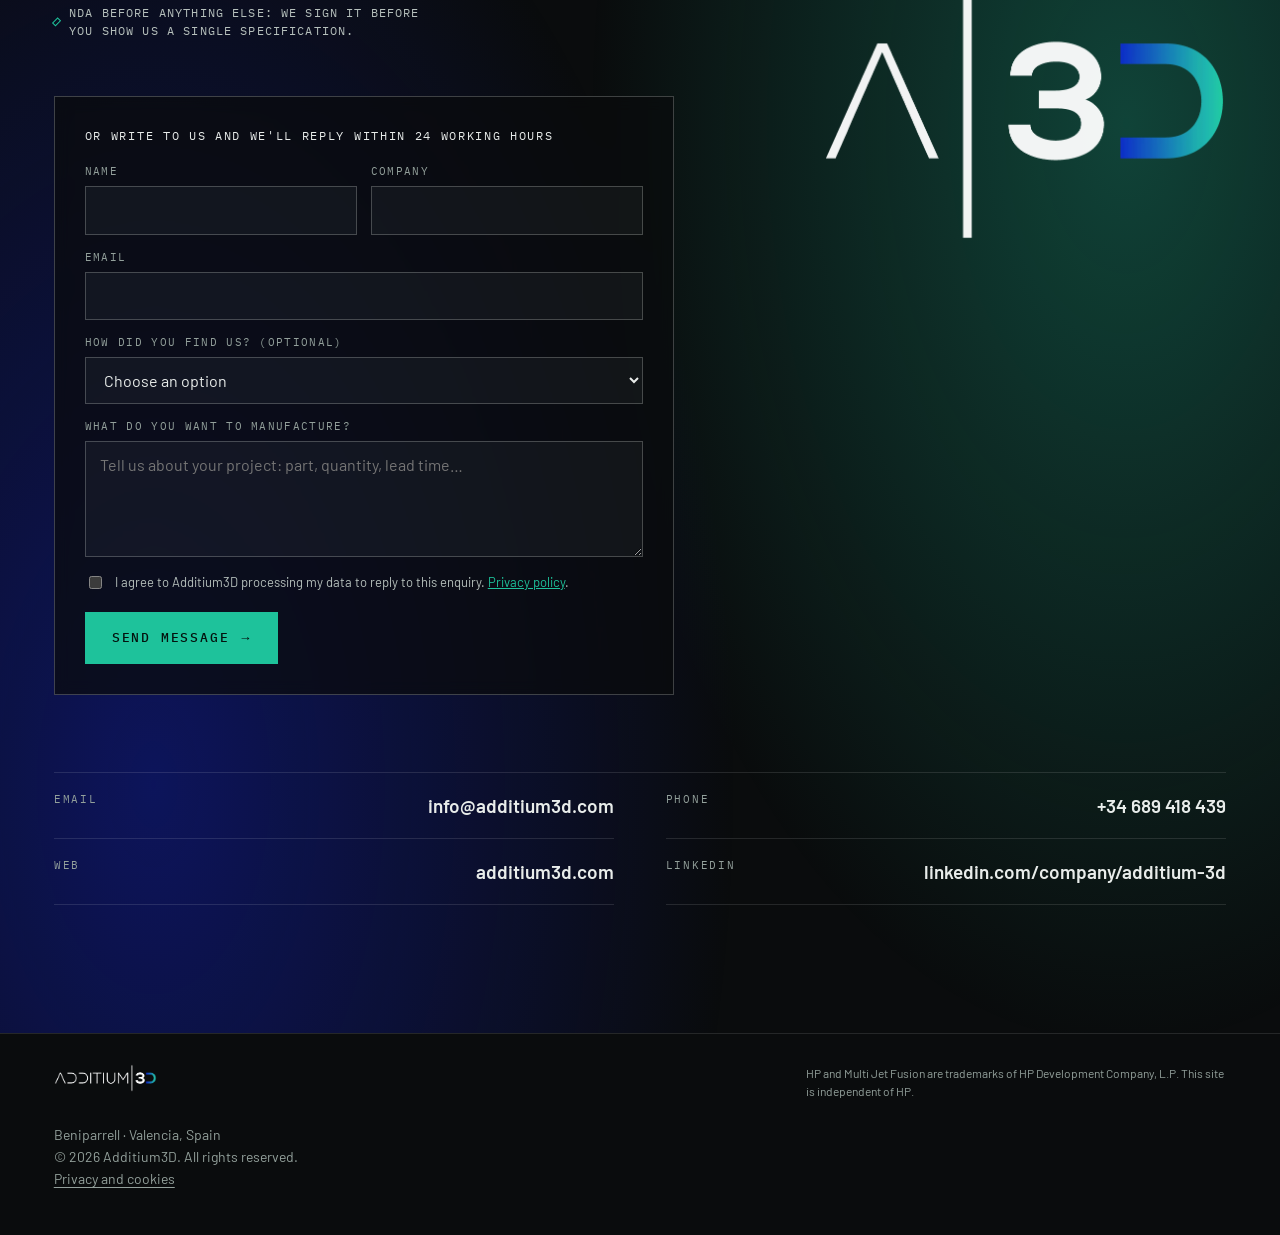
<file: email/index.html>
<!doctype html>
<html lang="en"><head><meta charset="utf-8"><meta name="viewport" content="width=device-width,initial-scale=1">
<title>H-WING · Additium3D</title>
<meta name="robots" content="noindex,follow"><link rel="canonical" href="https://dronesmjf.com/">
<meta http-equiv="refresh" content="0;url=/?utm_source=email&utm_medium=email&utm_campaign=firma-email&utm_content=firma&lang=en">
<script>location.replace("/?utm_source=email&utm_medium=email&utm_campaign=firma-email&utm_content=firma&lang=en");</script>
<style>body{margin:0;background:#0a0c0d;color:#9aa5a0;font:16px system-ui;display:grid;place-items:center;min-height:100vh}a{color:#1ec29b}</style>
</head><body><p><a href="/?utm_source=email&utm_medium=email&utm_campaign=firma-email&utm_content=firma&lang=en">dronesmjf.com →</a></p></body></html>
</file>
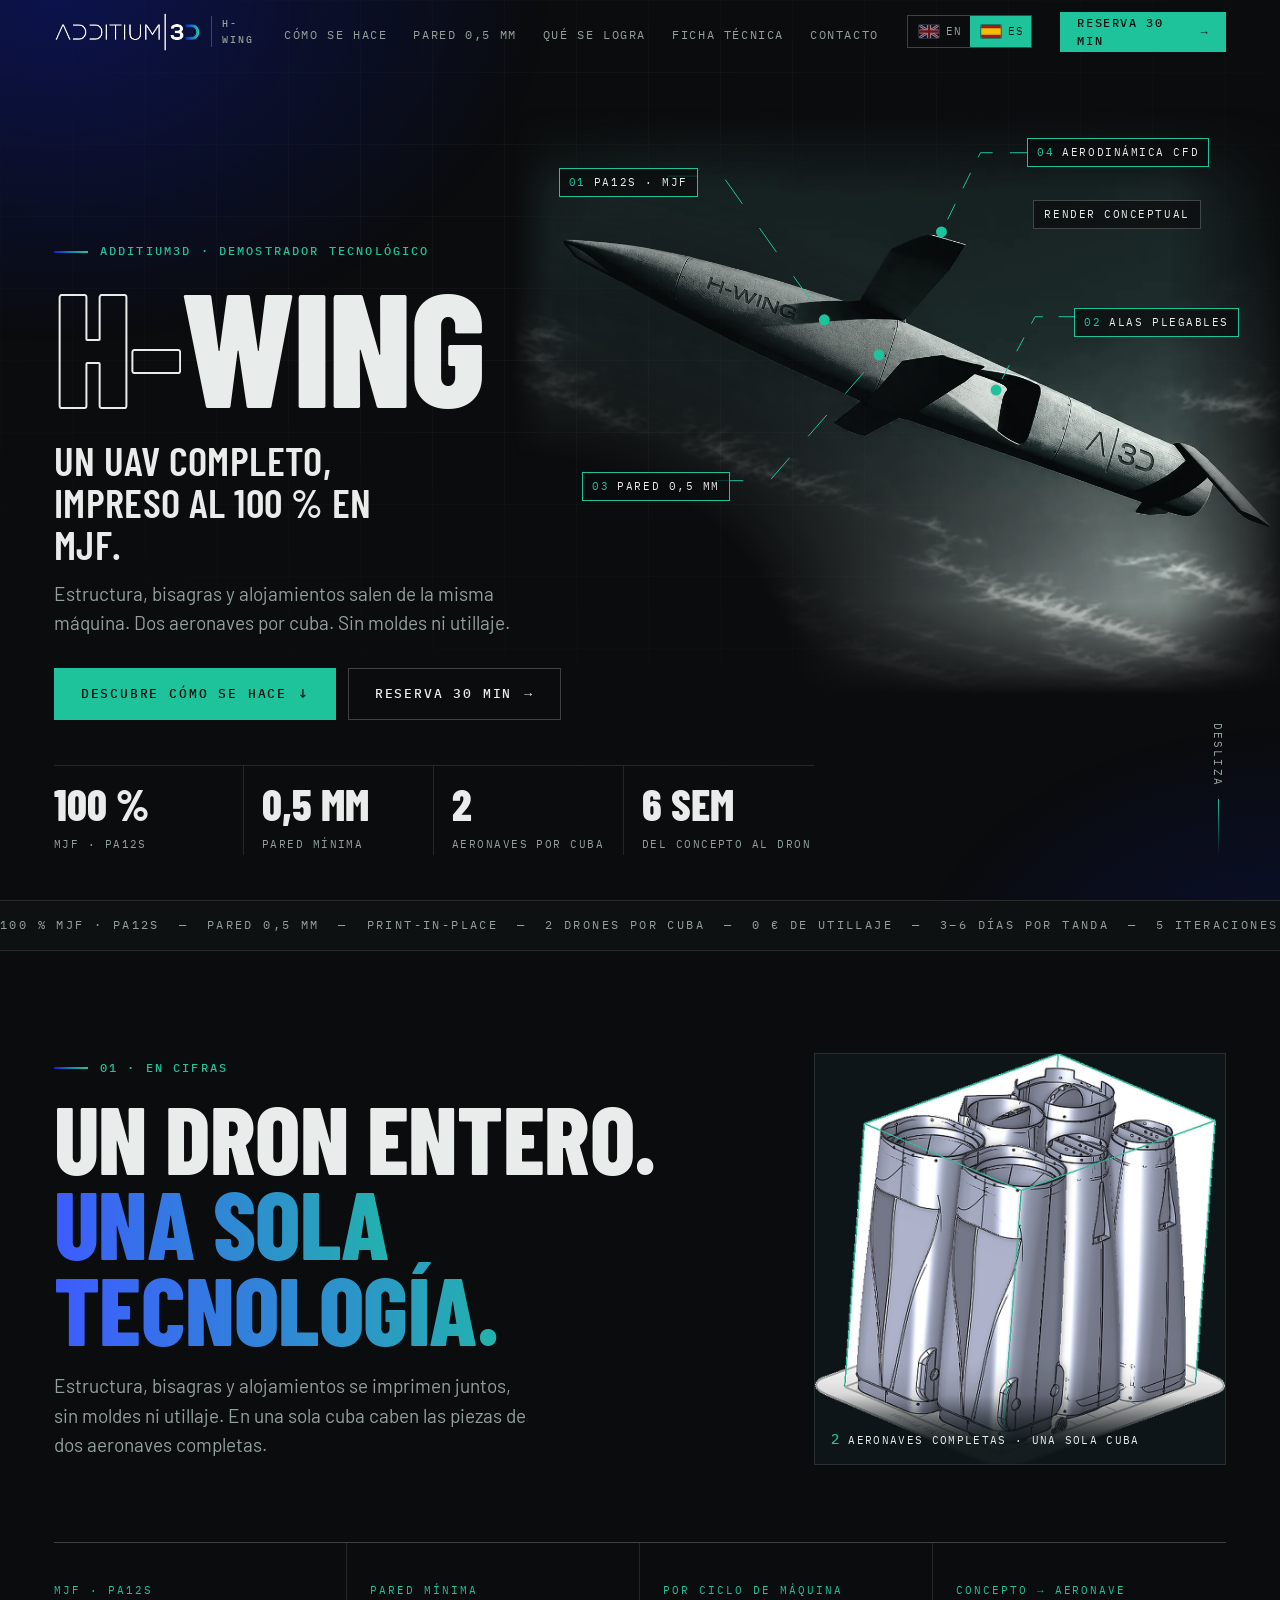
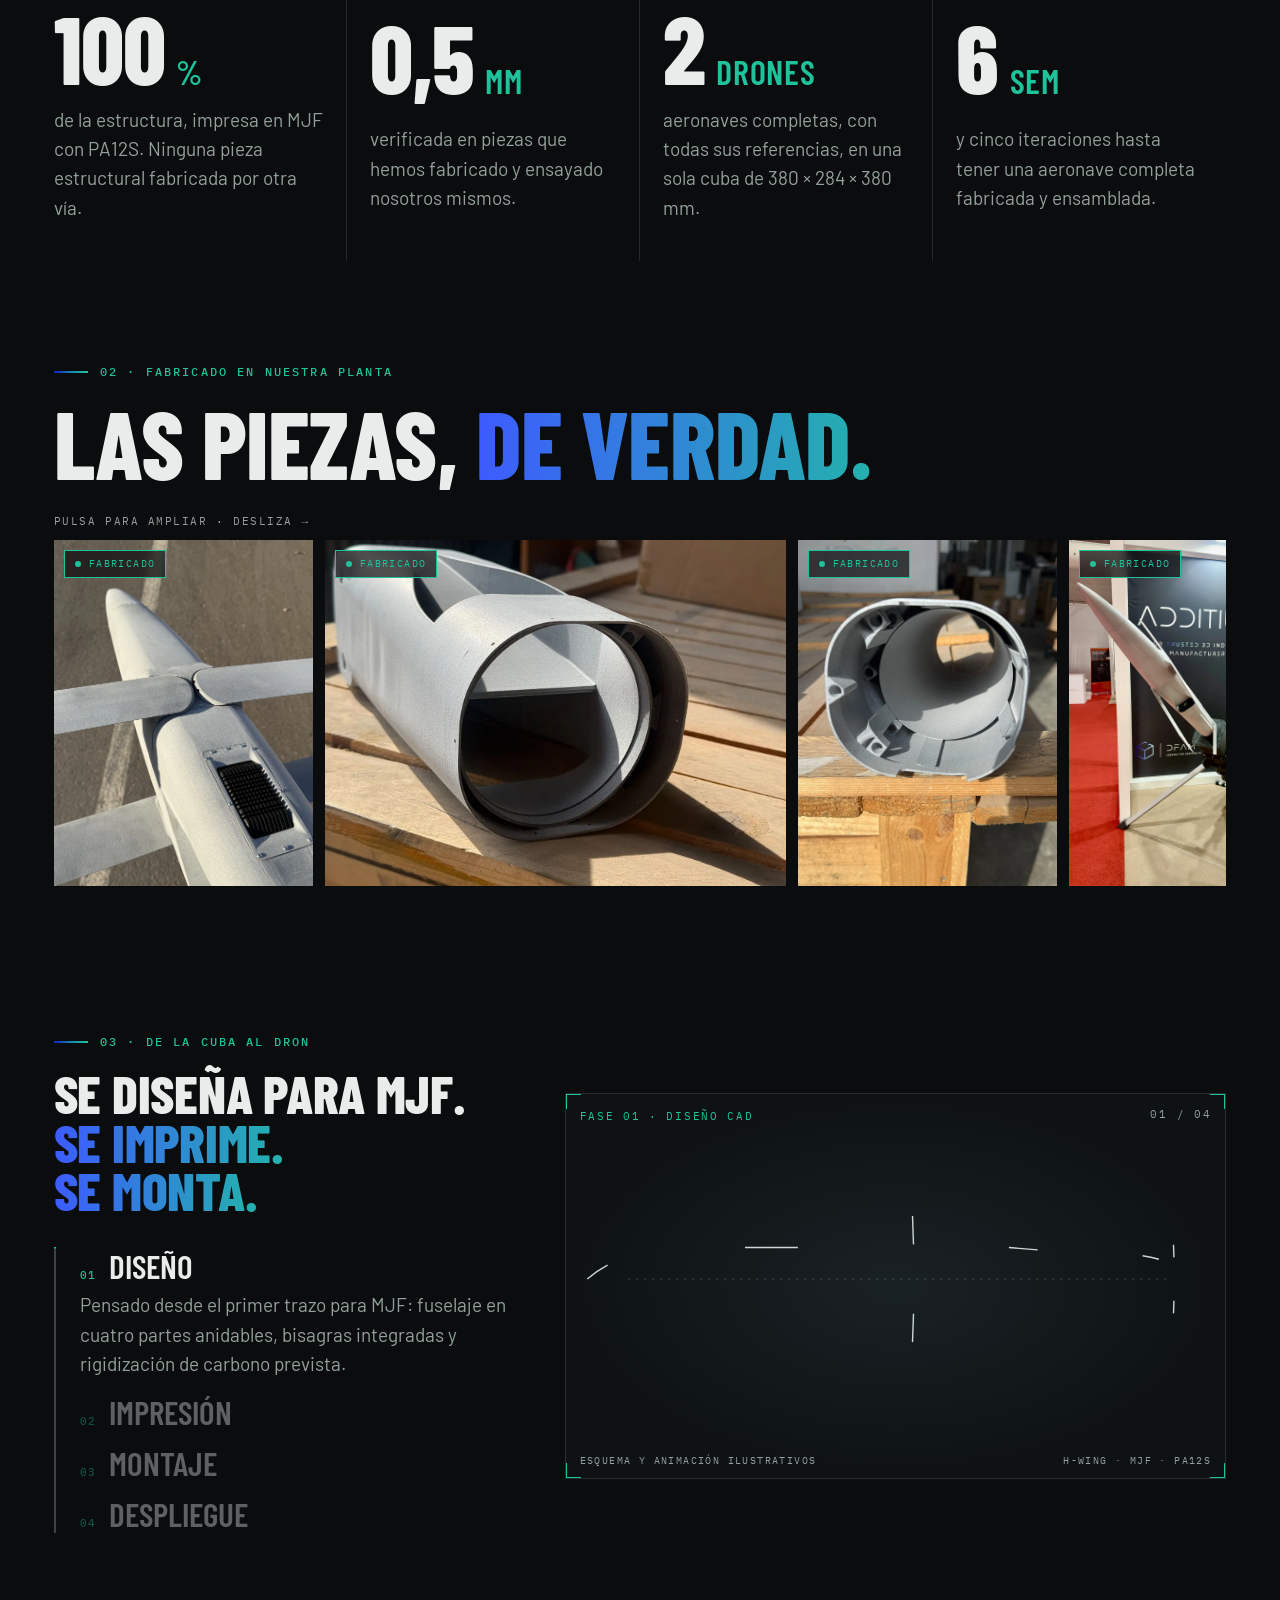
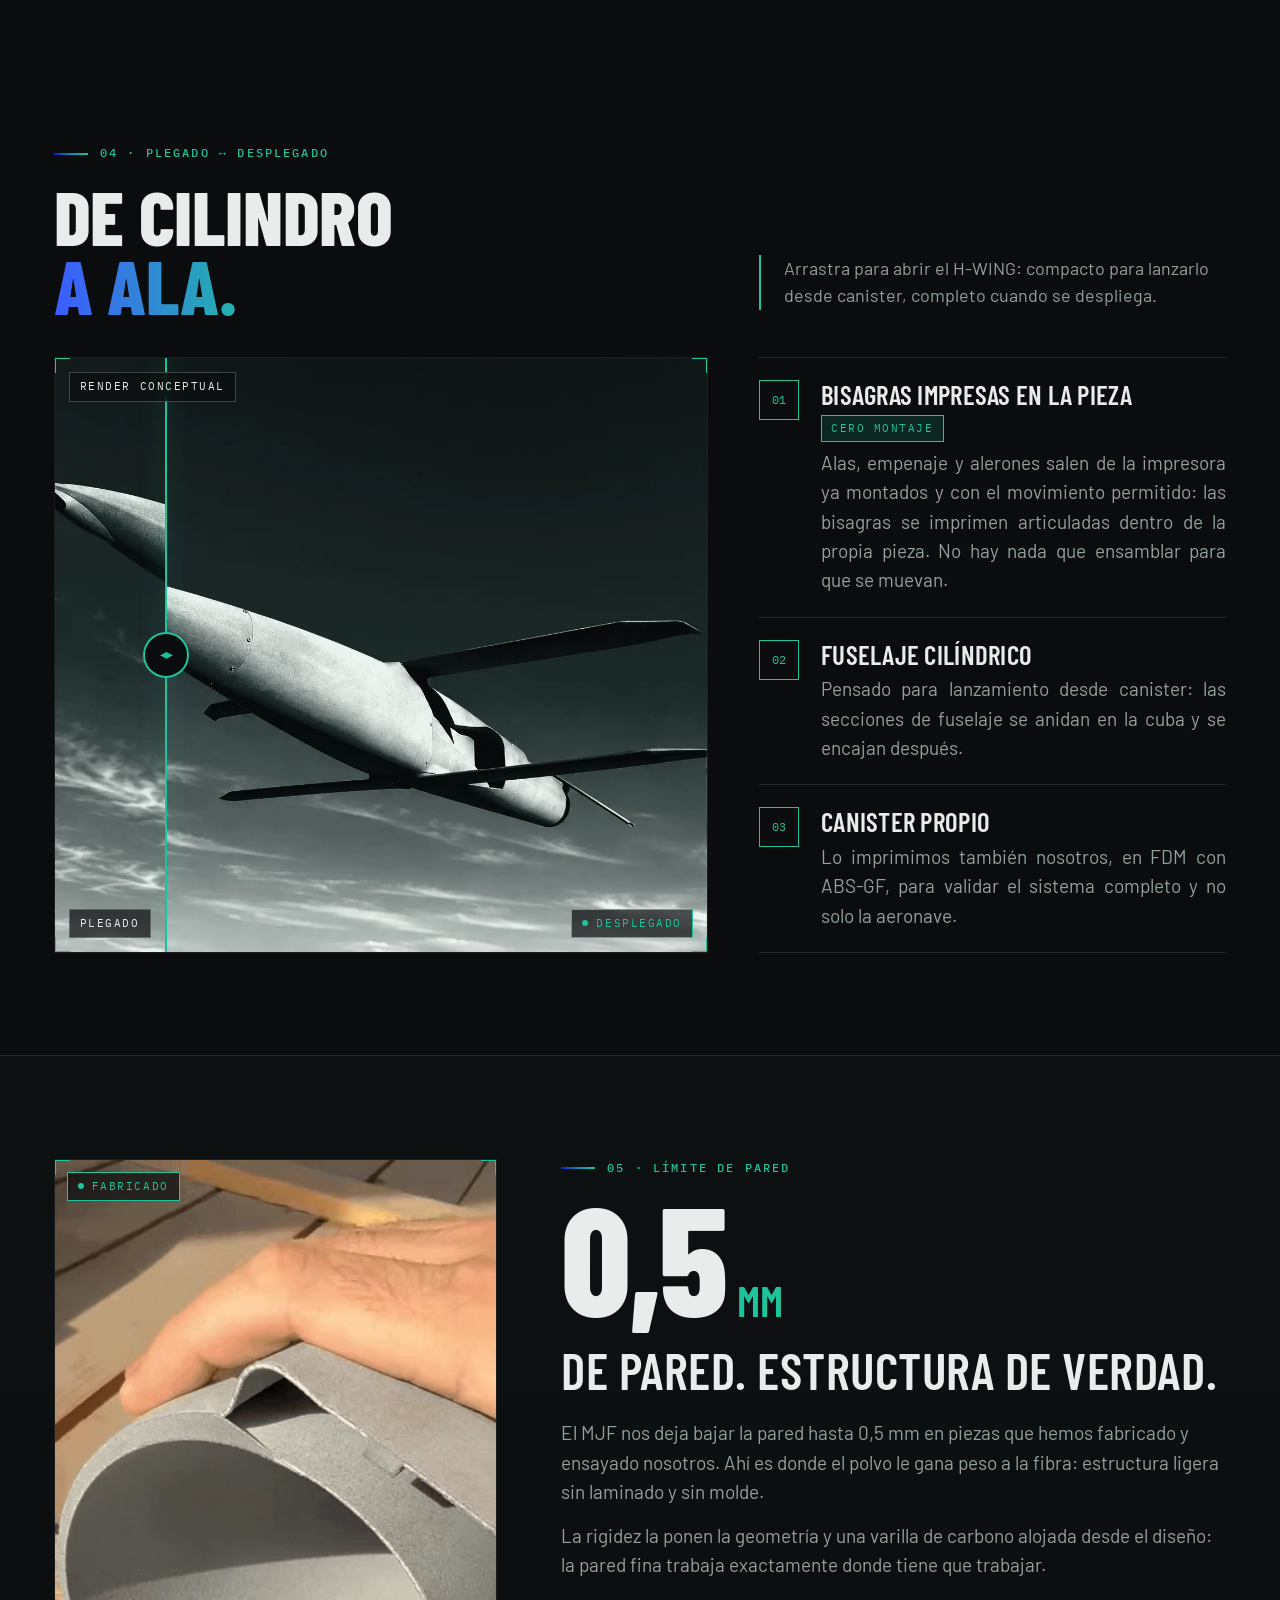
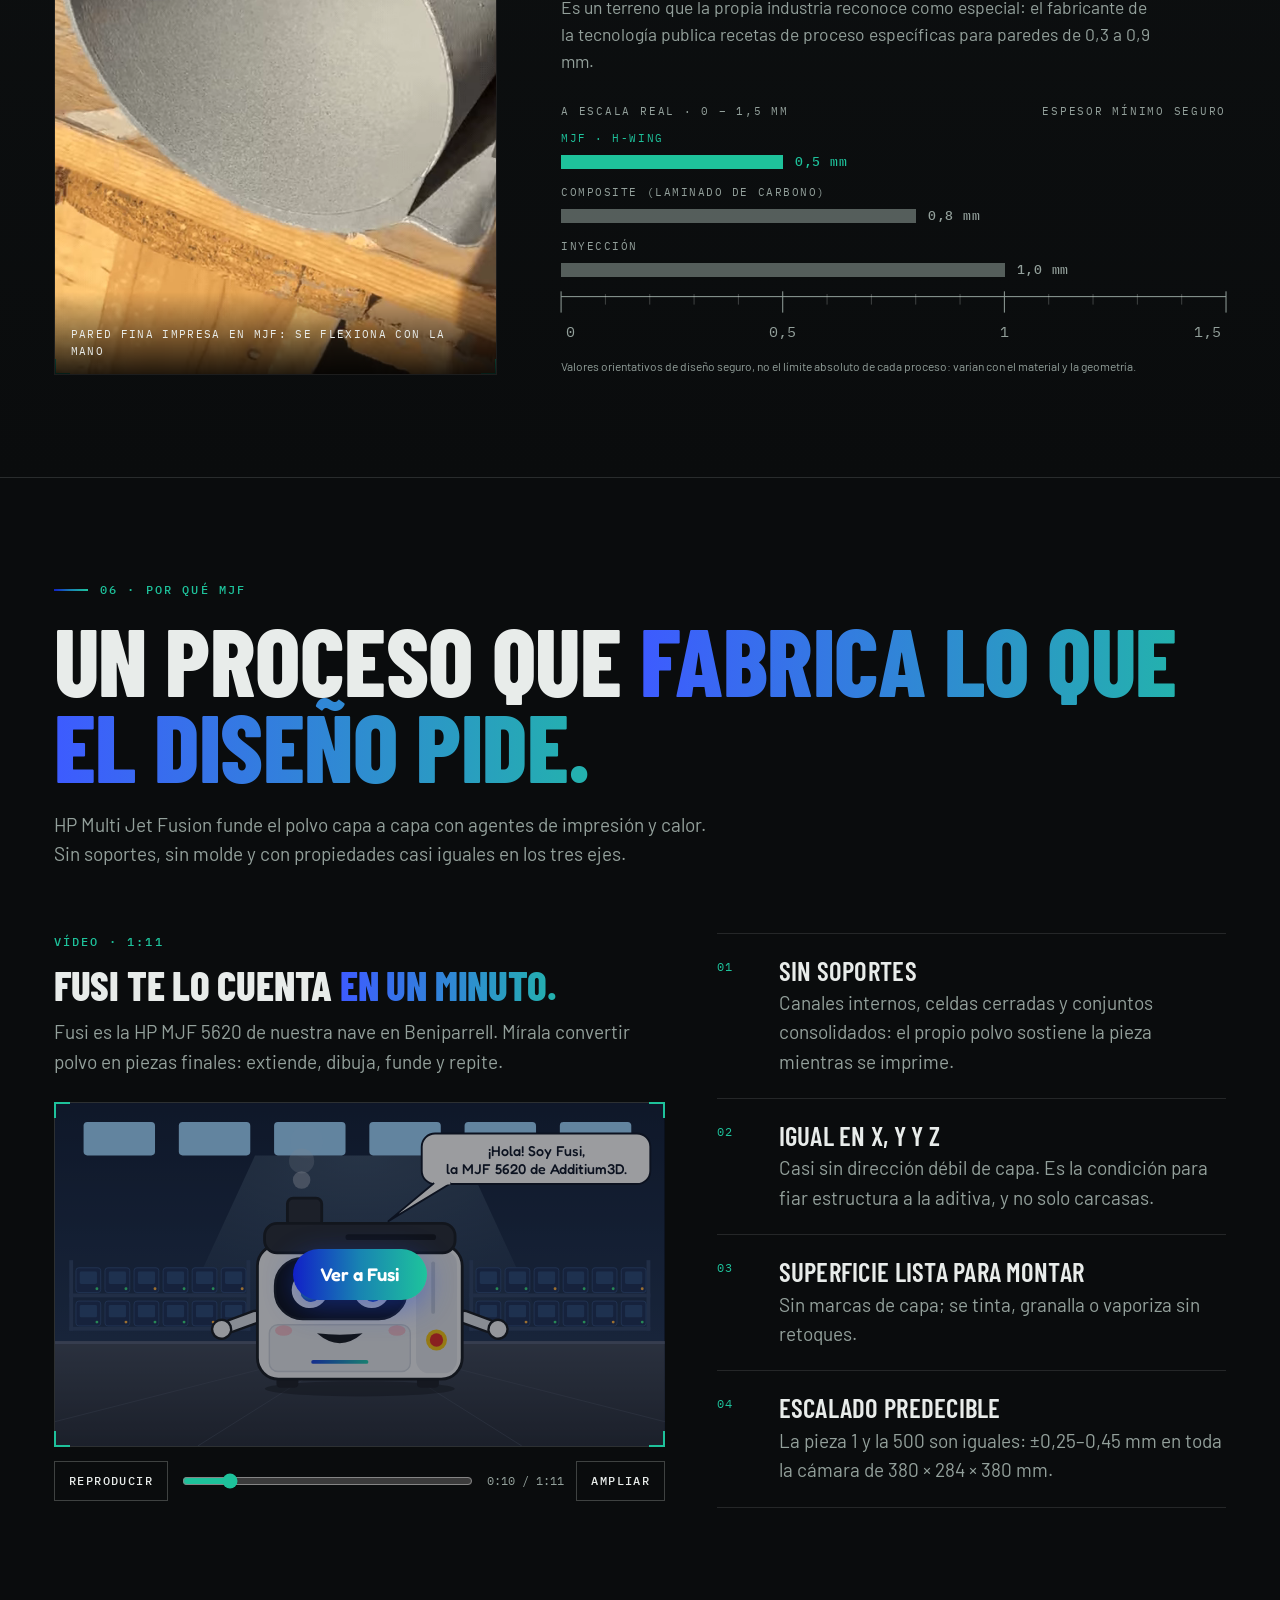
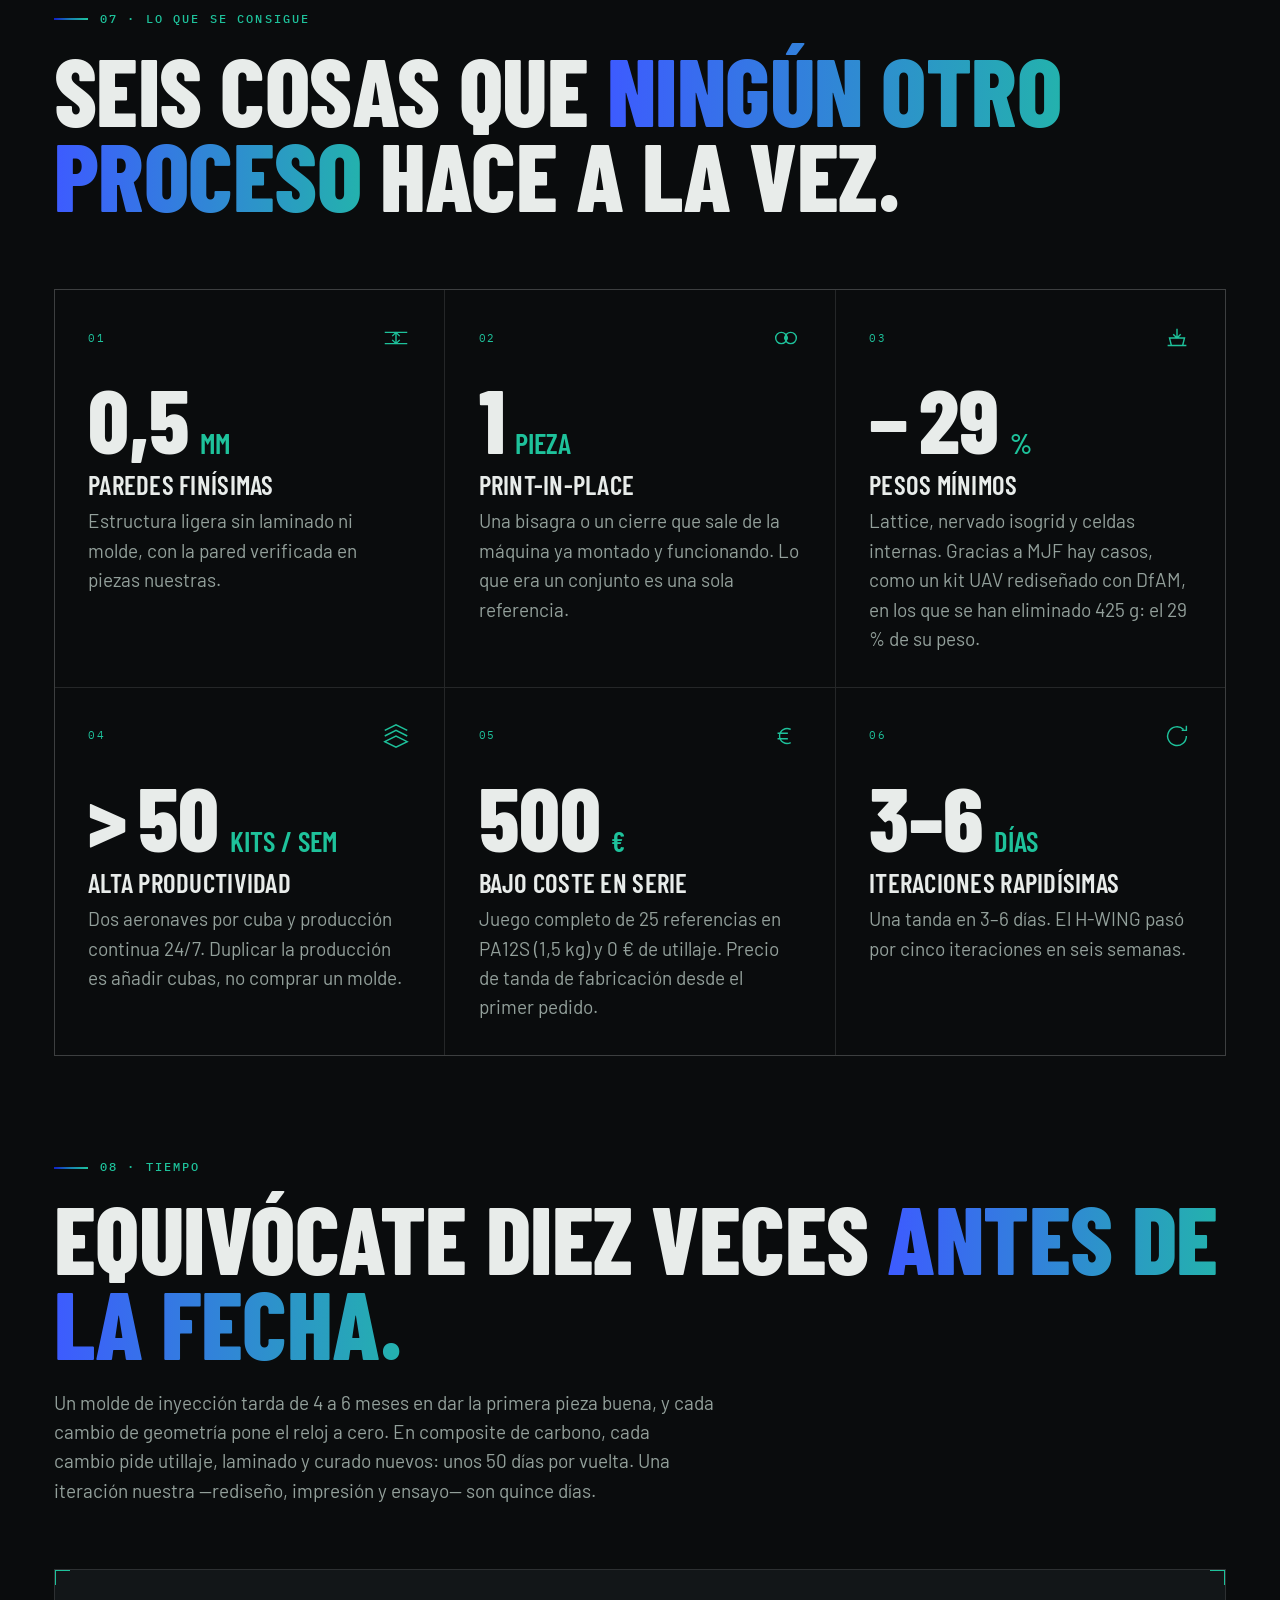
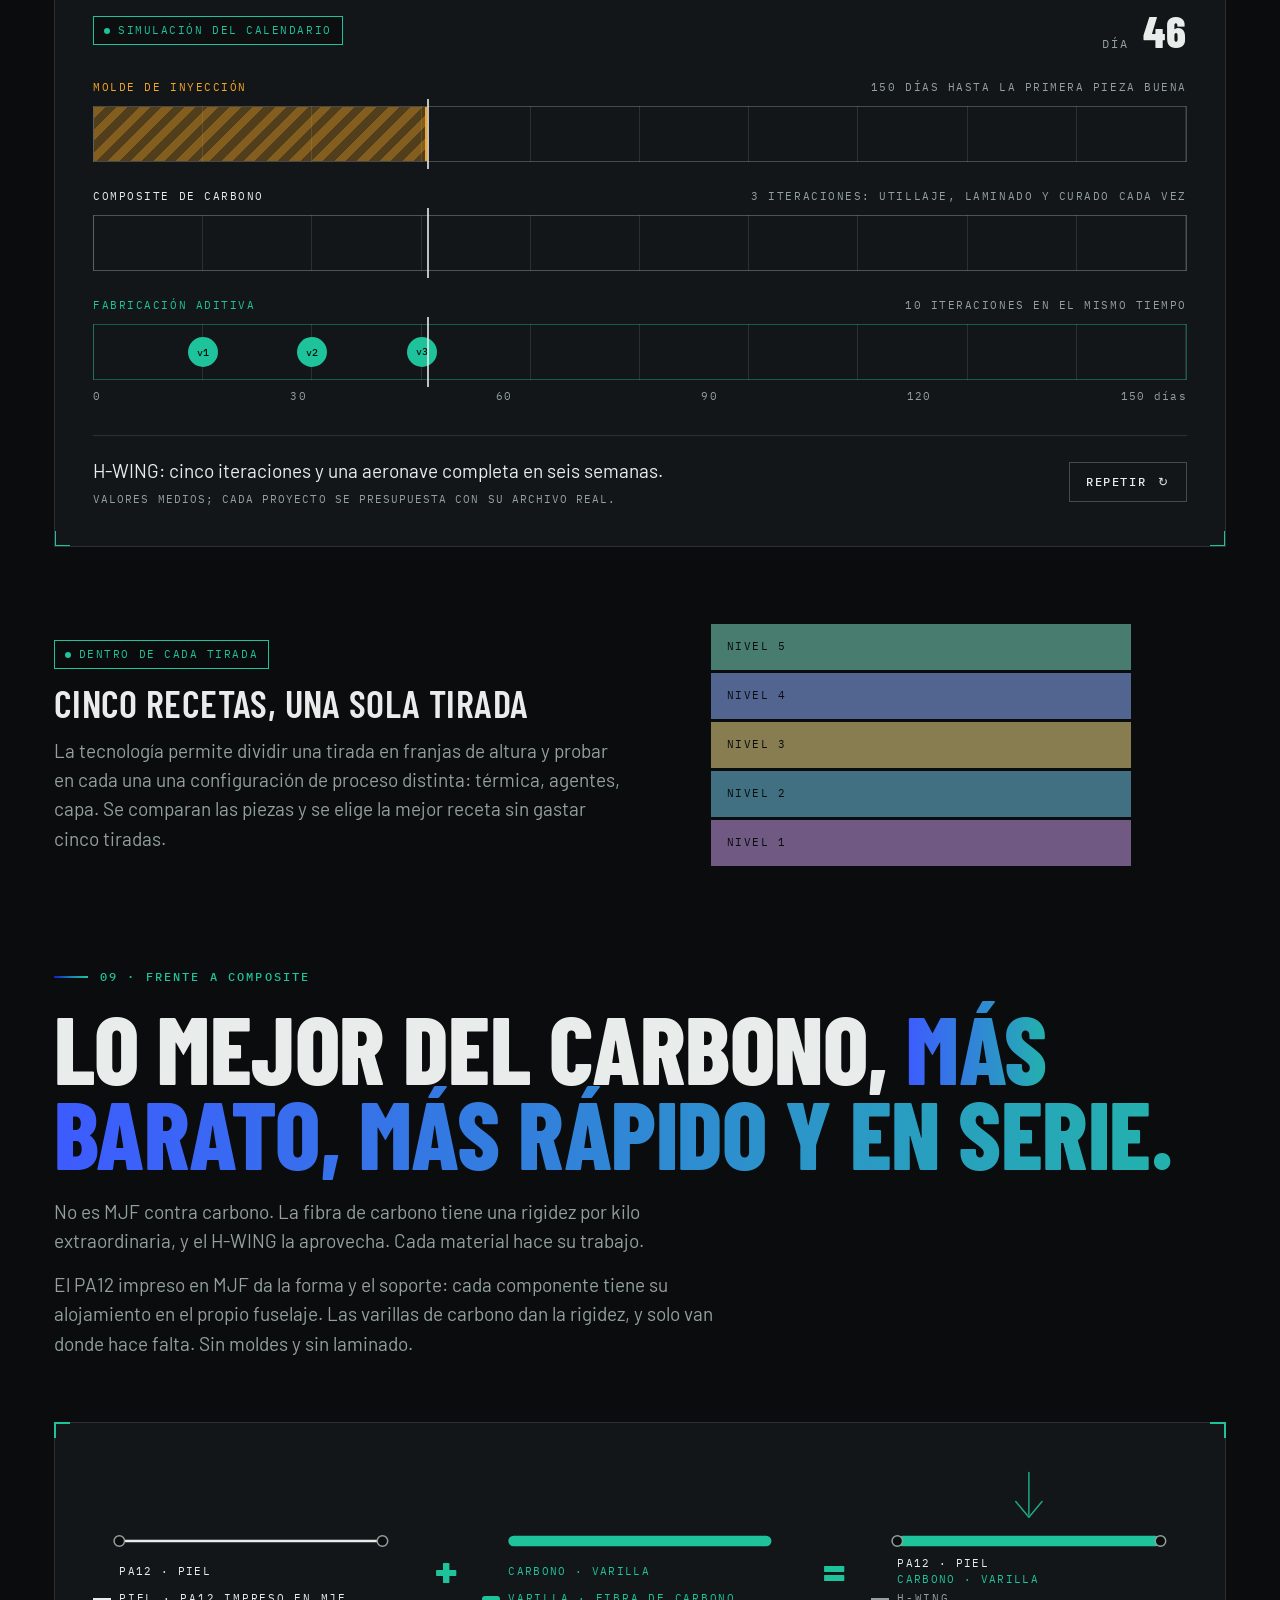
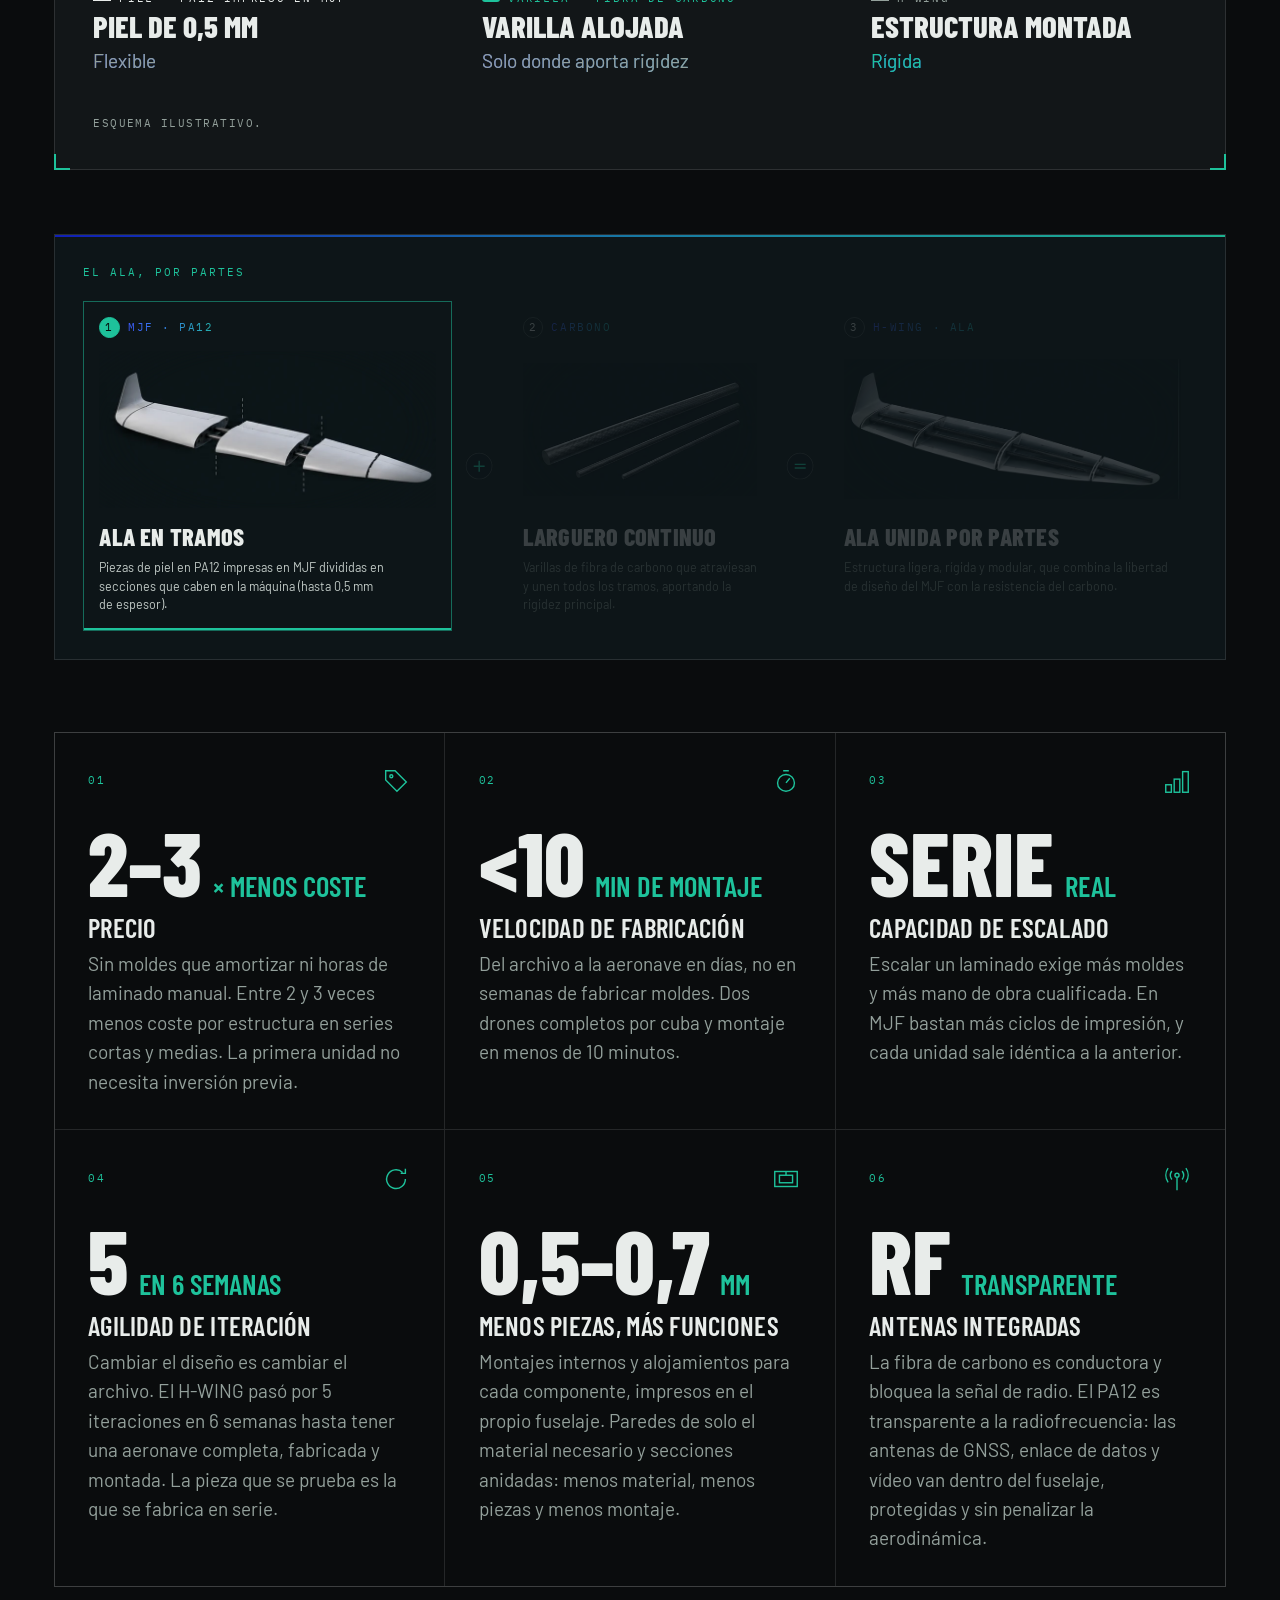
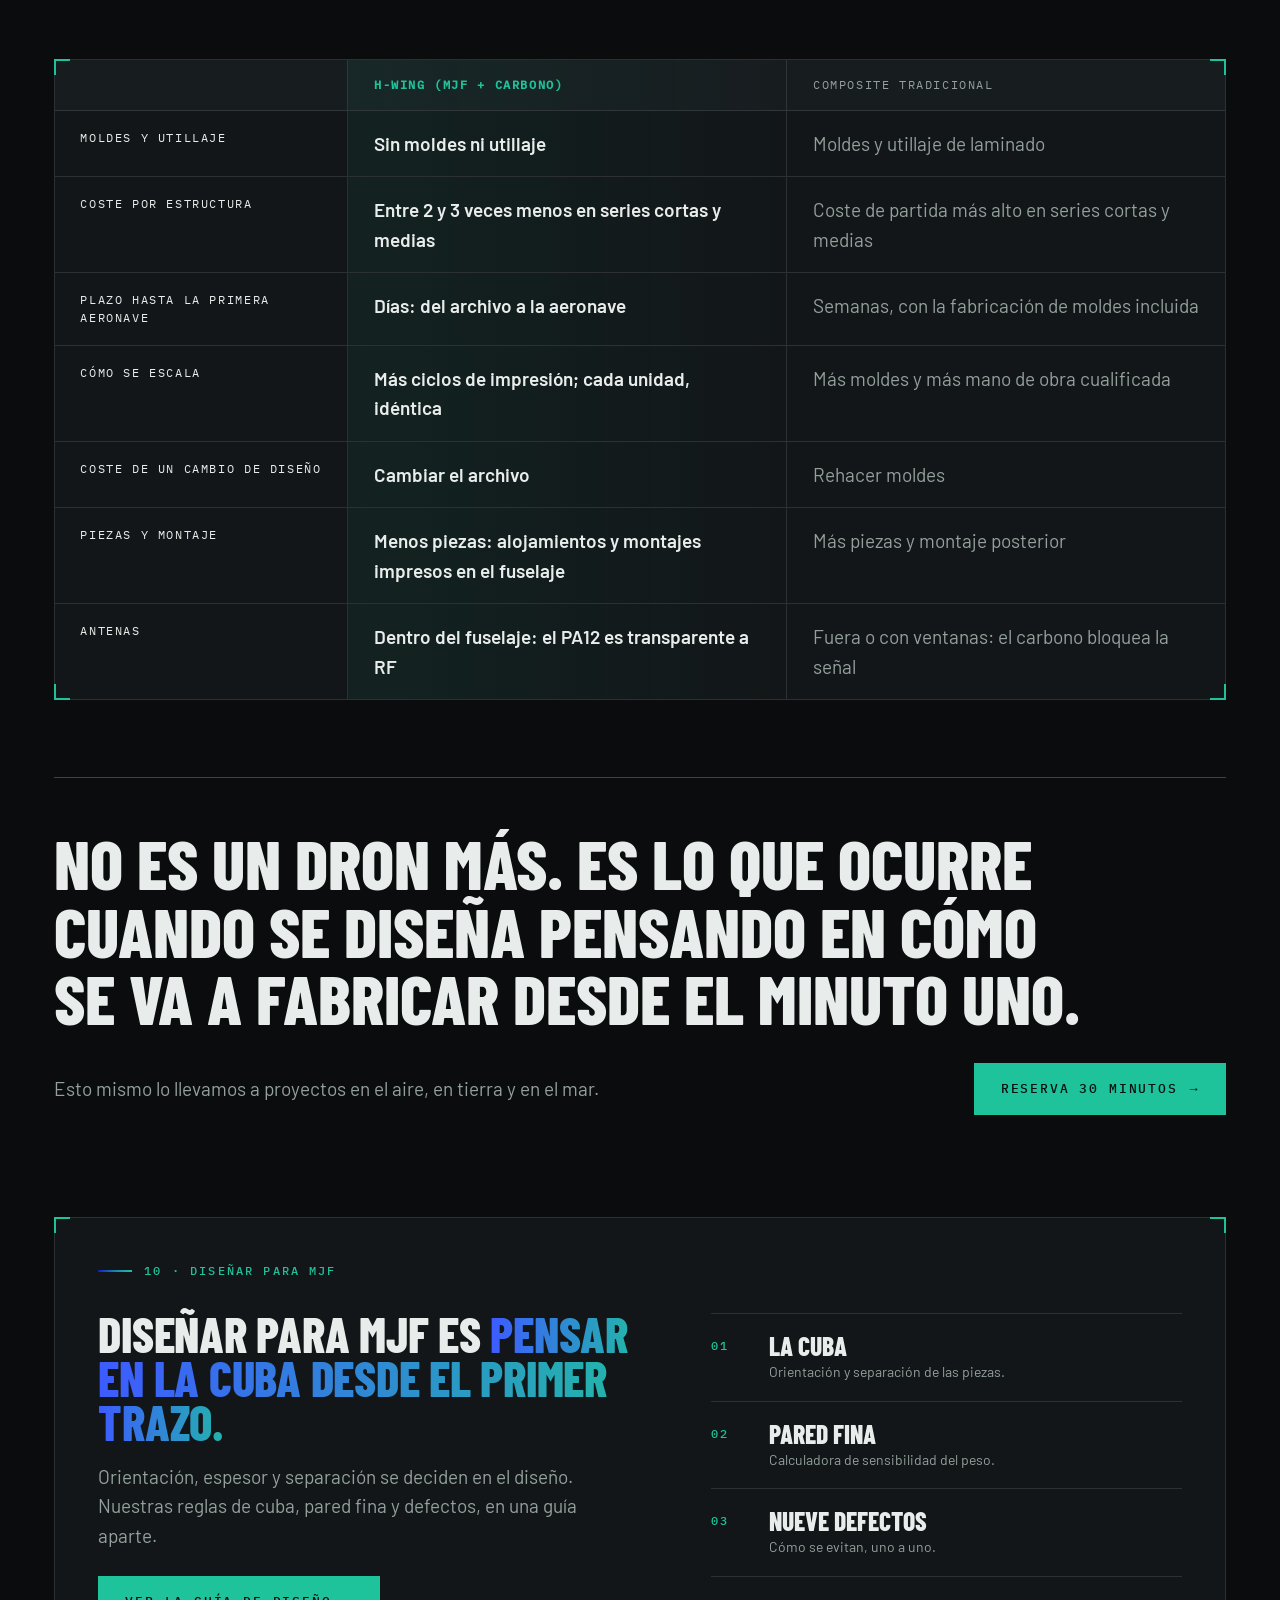
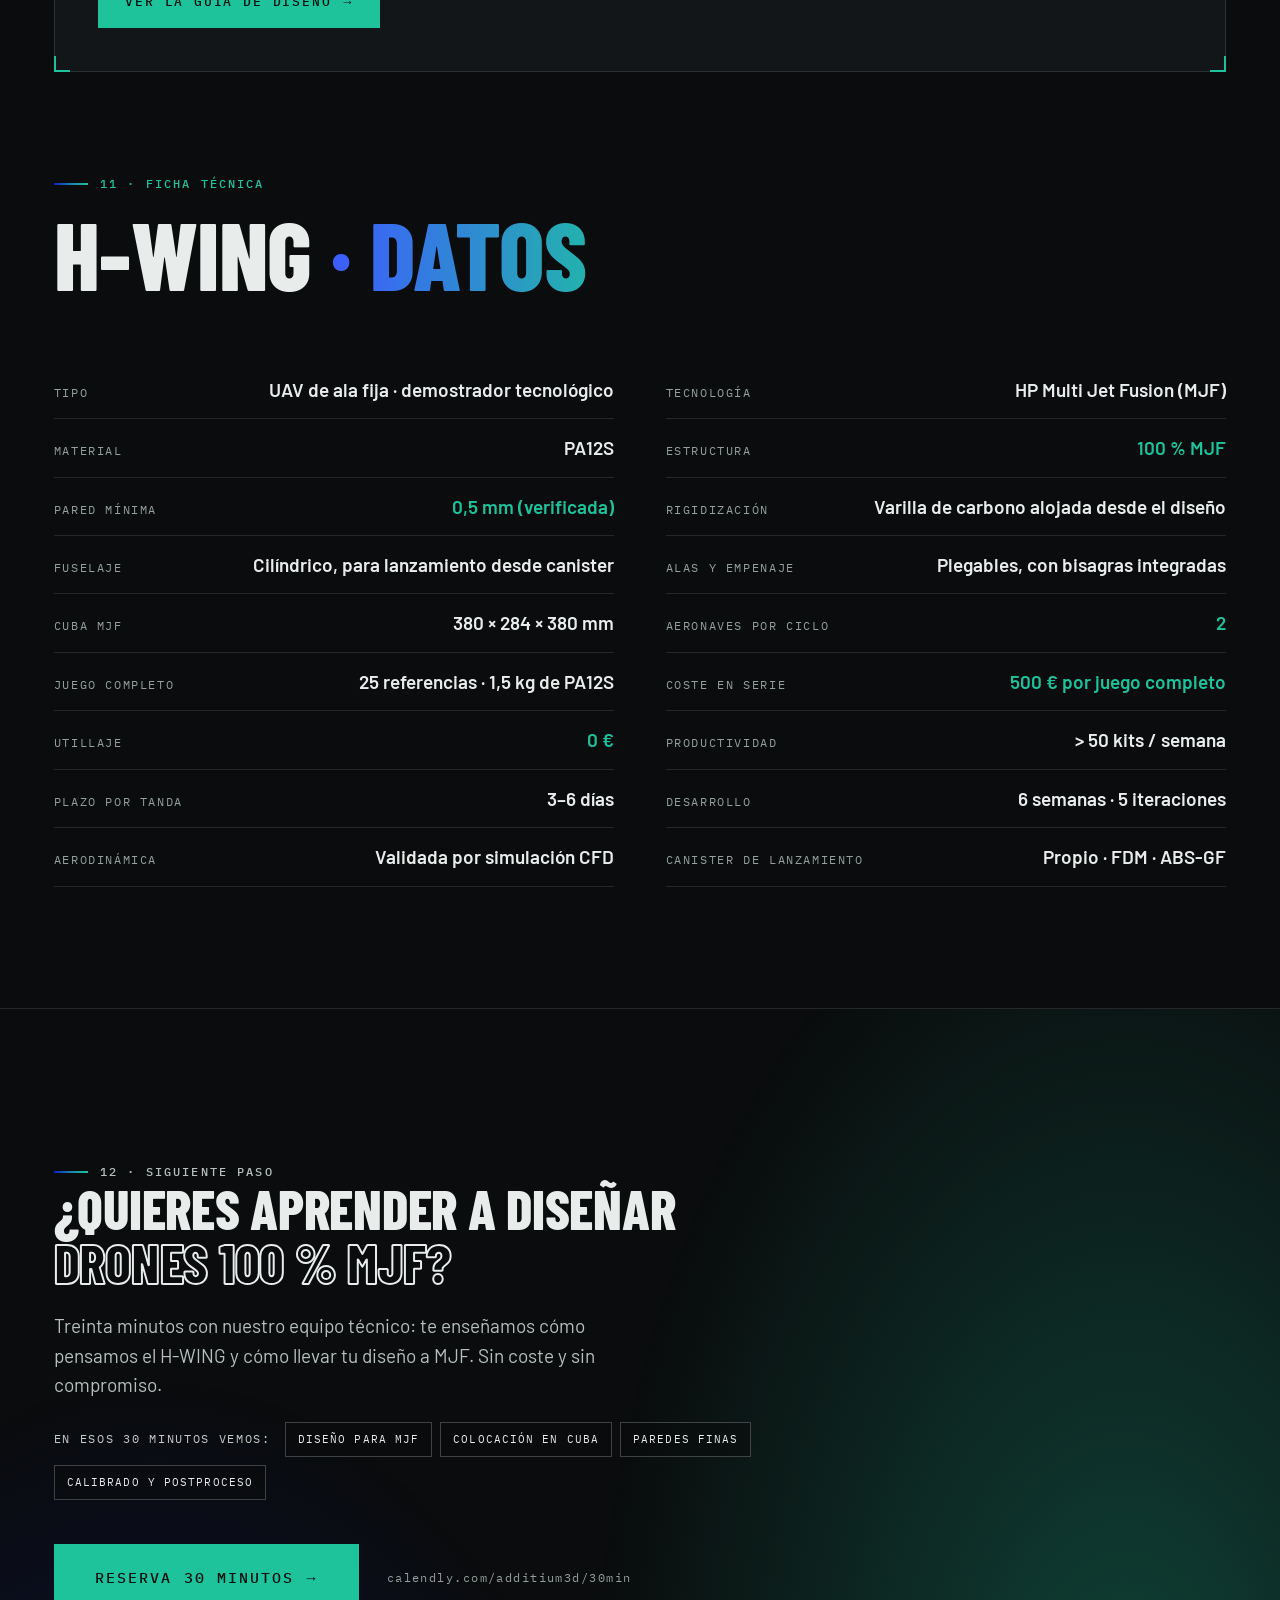
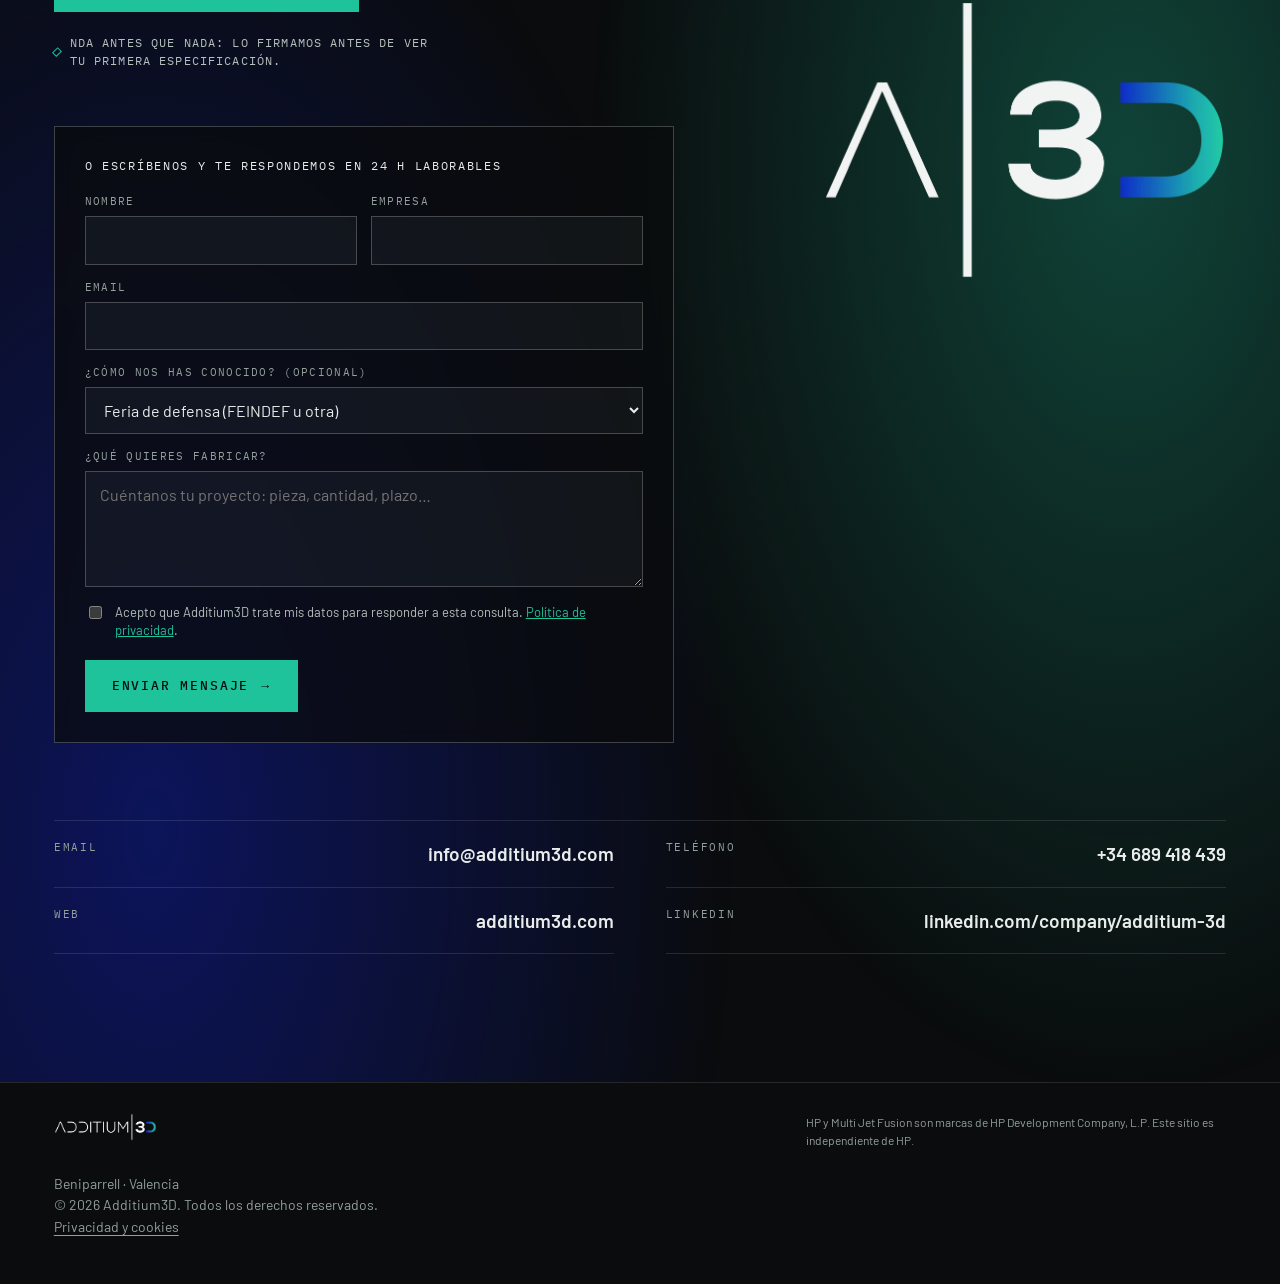
<file: feindef/index.html>
<!doctype html>
<html lang="es"><head><meta charset="utf-8"><meta name="viewport" content="width=device-width,initial-scale=1">
<title>H-WING · Additium3D</title>
<meta name="robots" content="noindex,follow"><link rel="canonical" href="https://dronesmjf.com/">
<meta http-equiv="refresh" content="0;url=/?utm_source=qr&utm_medium=feria&utm_campaign=feindef-2027&utm_content=stand&lang=es">
<script>location.replace("/?utm_source=qr&utm_medium=feria&utm_campaign=feindef-2027&utm_content=stand&lang=es");</script>
<style>body{margin:0;background:#0a0c0d;color:#9aa5a0;font:16px system-ui;display:grid;place-items:center;min-height:100vh}a{color:#1ec29b}</style>
</head><body><p><a href="/?utm_source=qr&utm_medium=feria&utm_campaign=feindef-2027&utm_content=stand&lang=es">dronesmjf.com →</a></p></body></html>
</file>
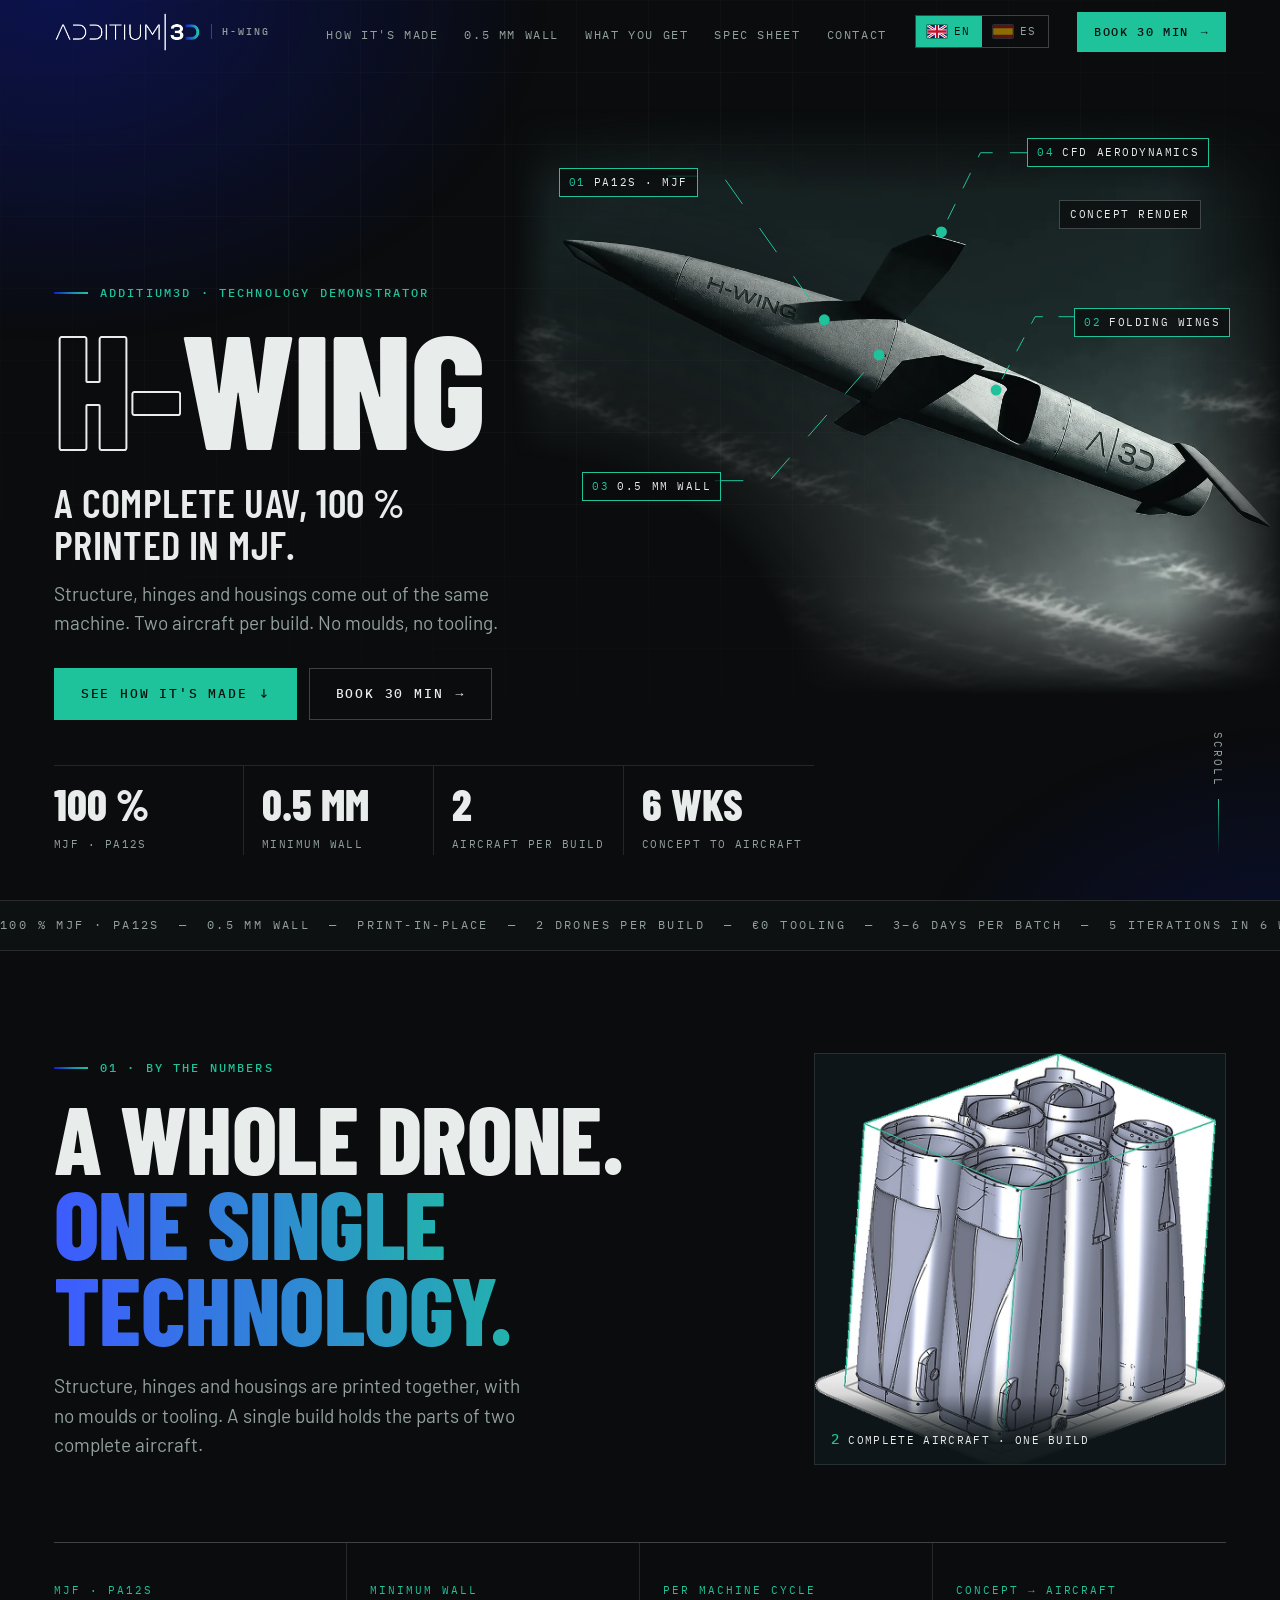
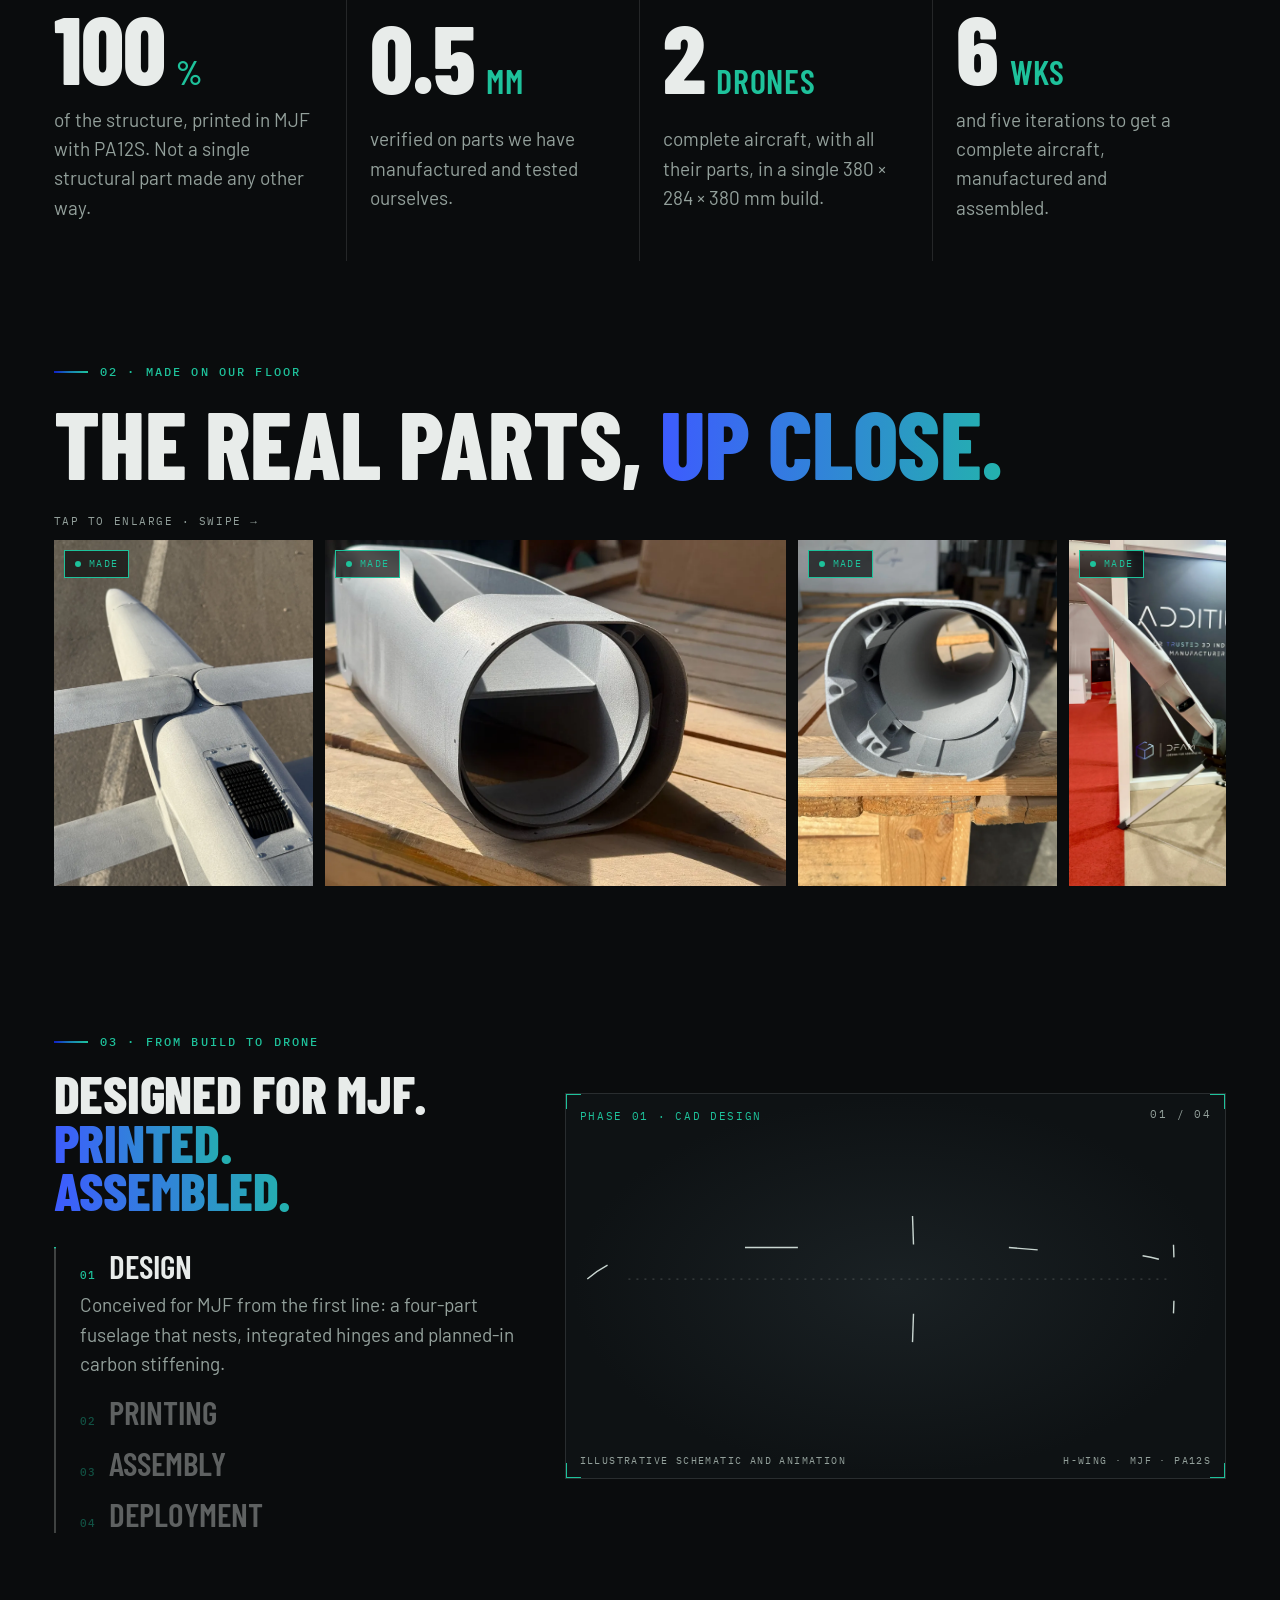
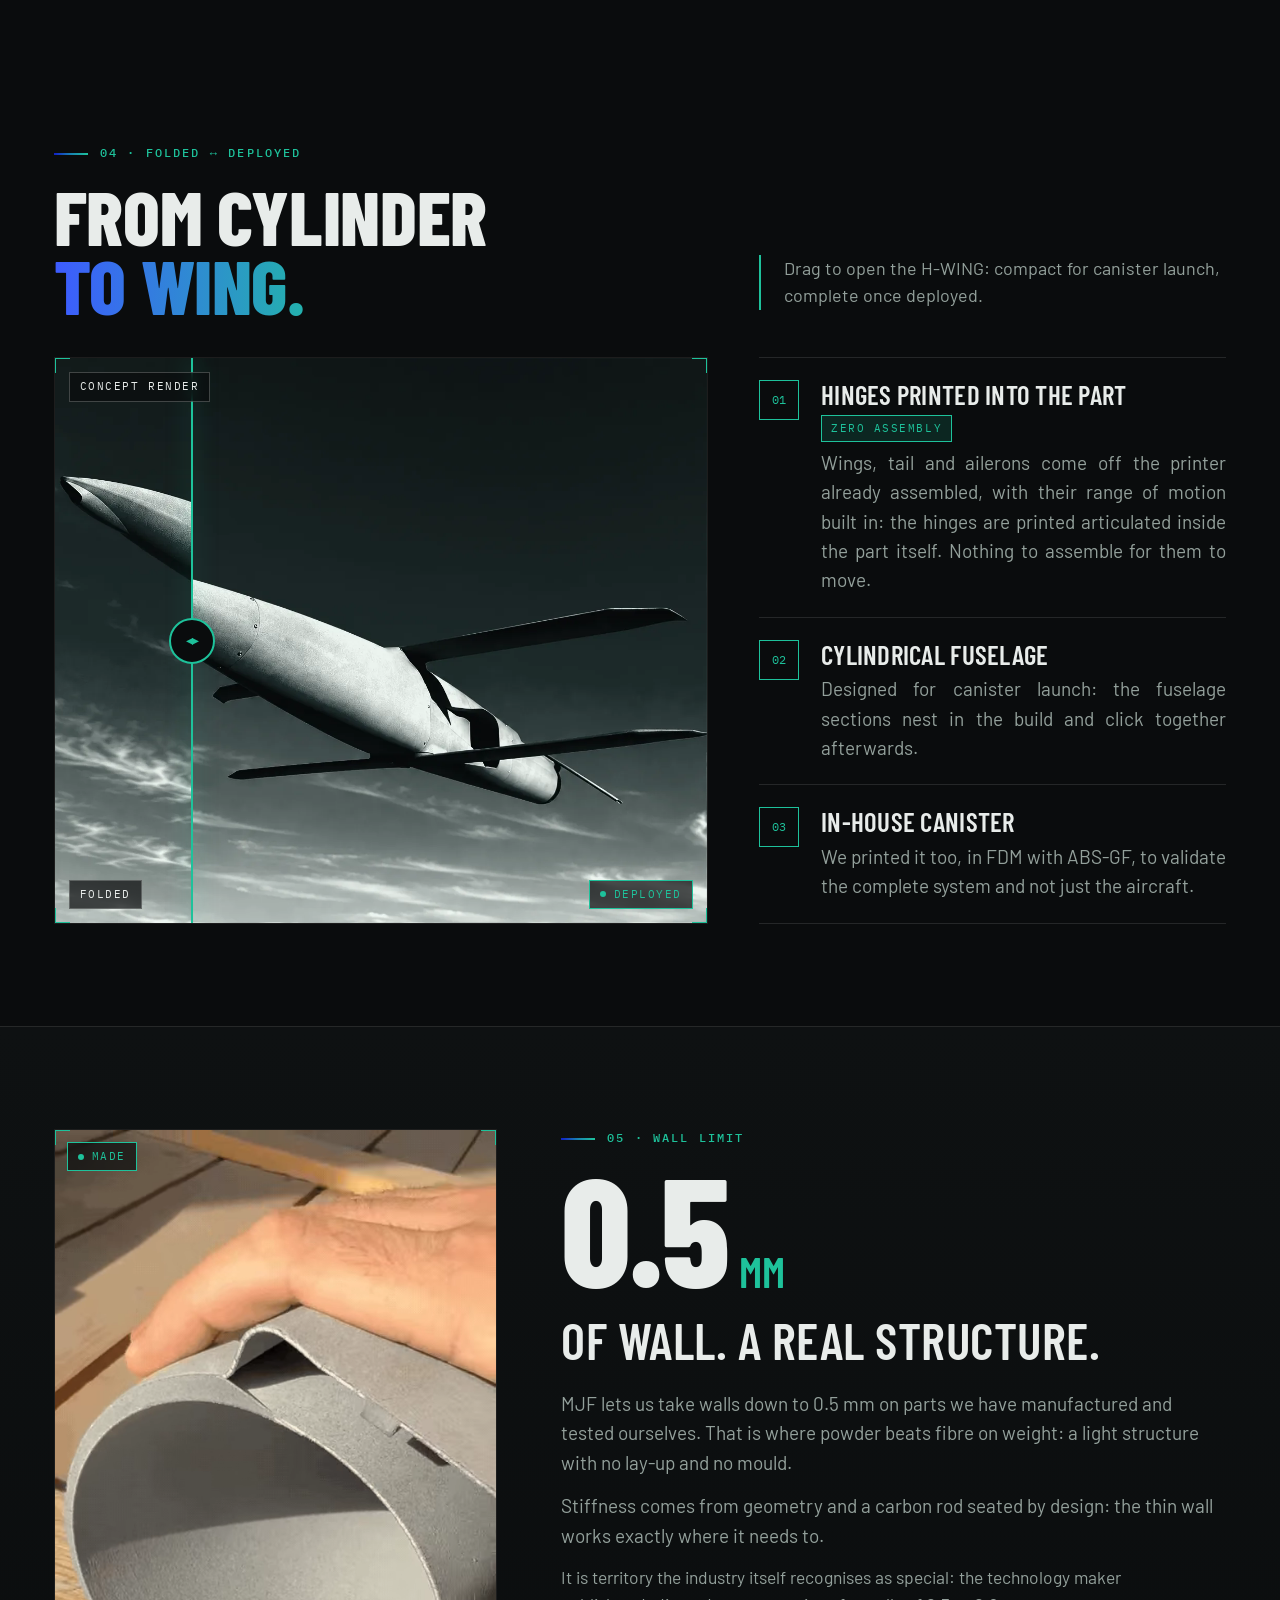
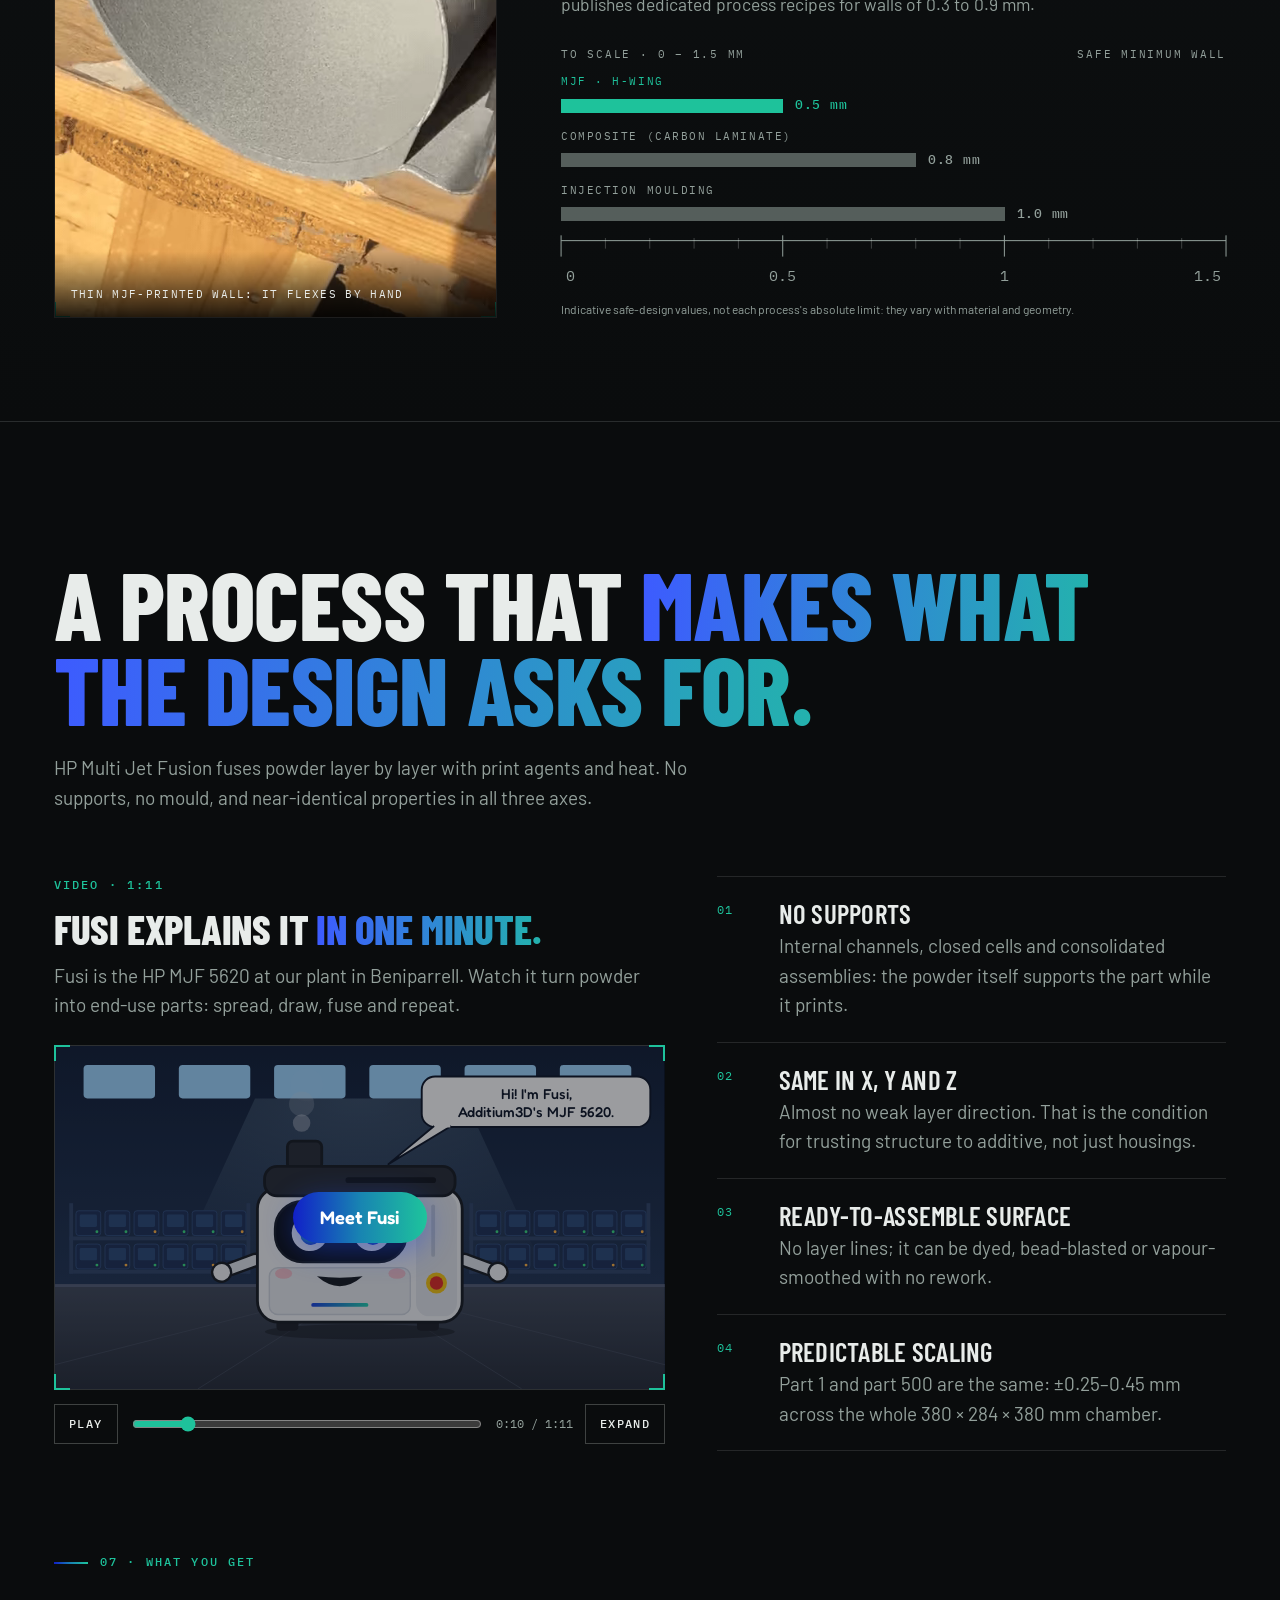
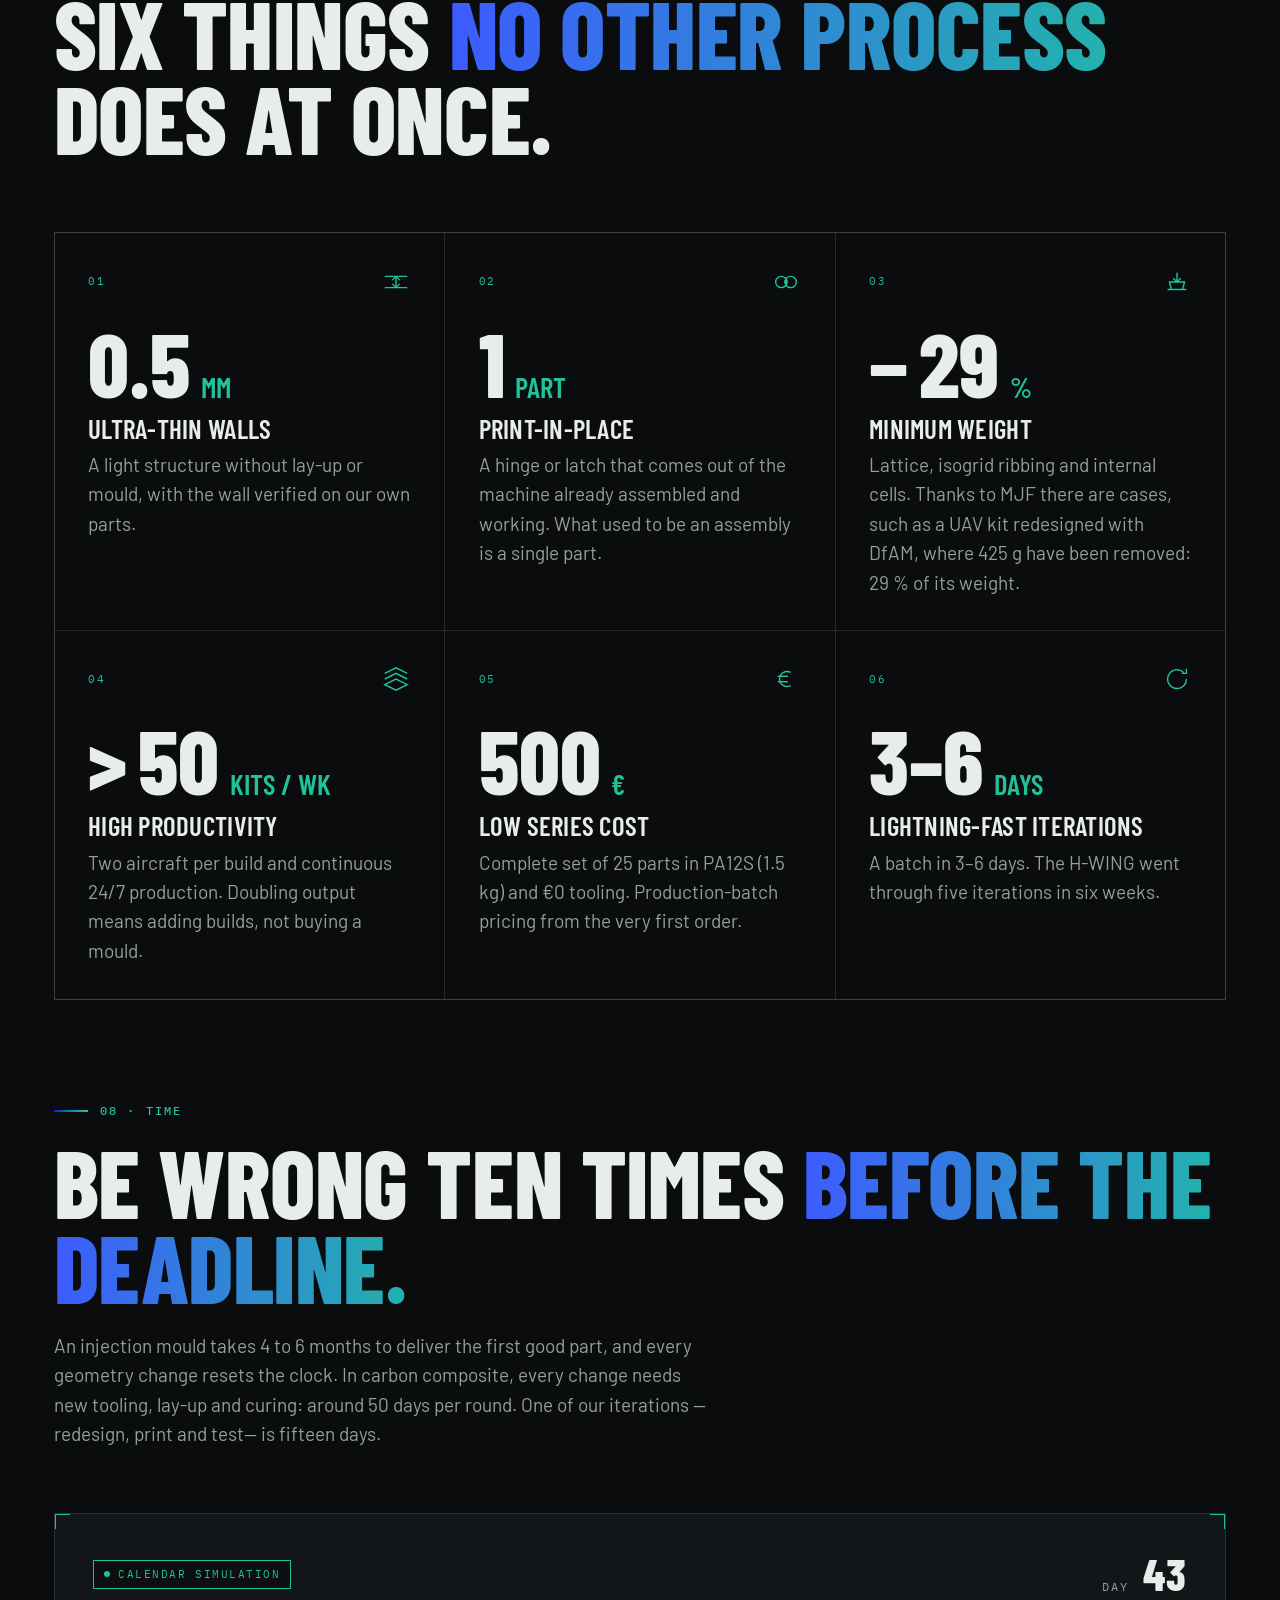
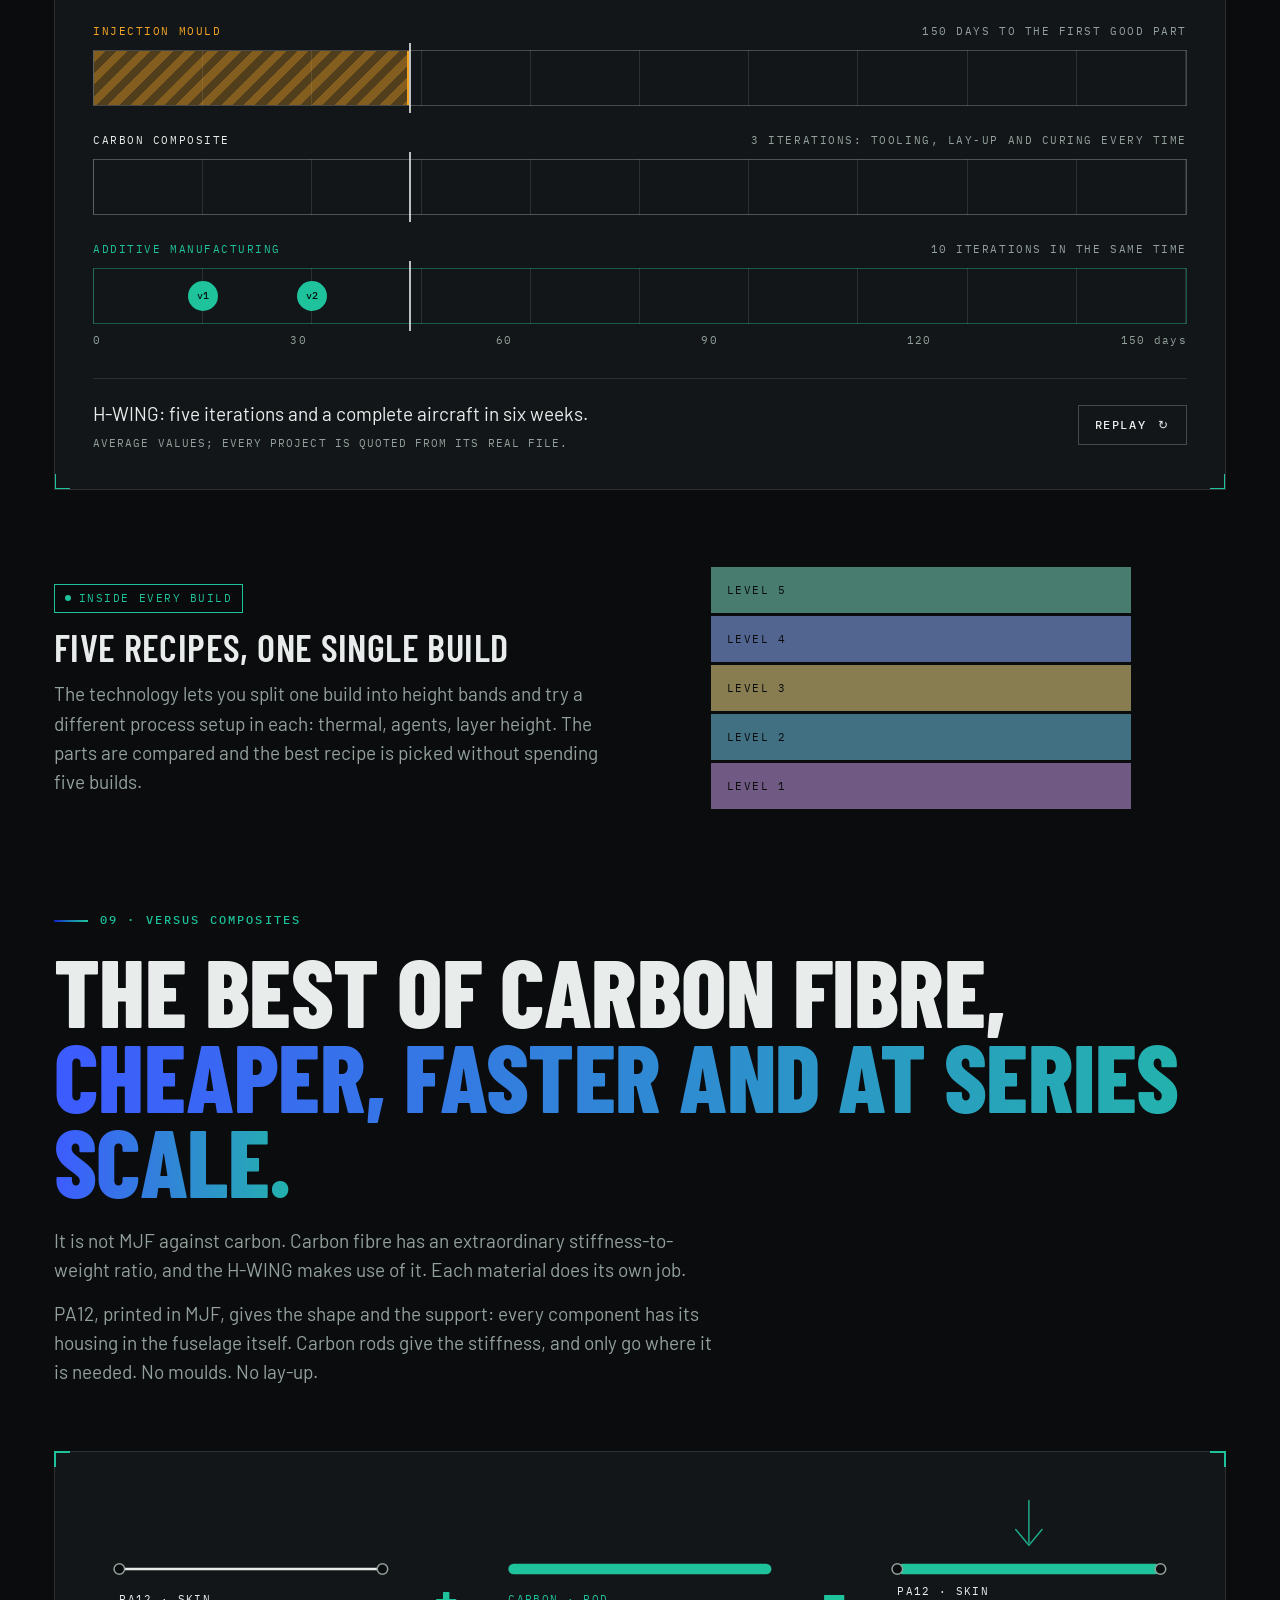
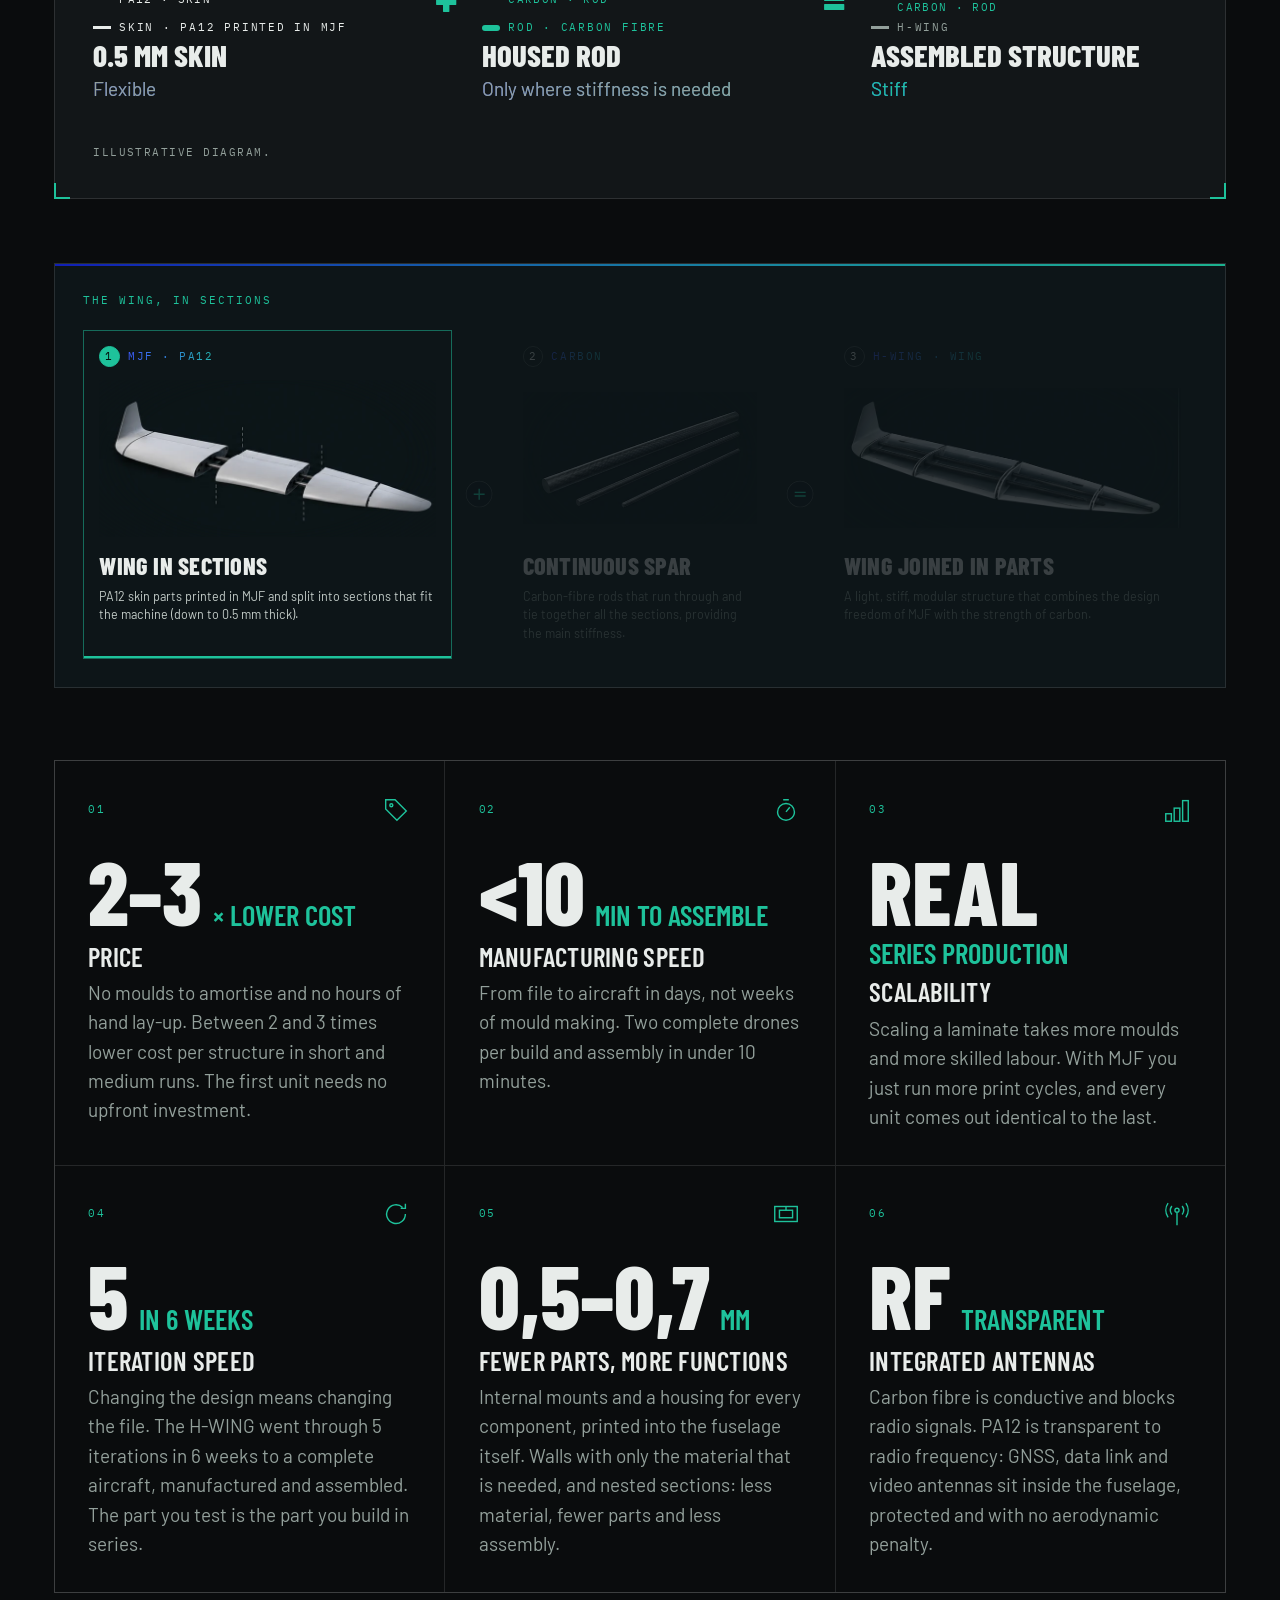
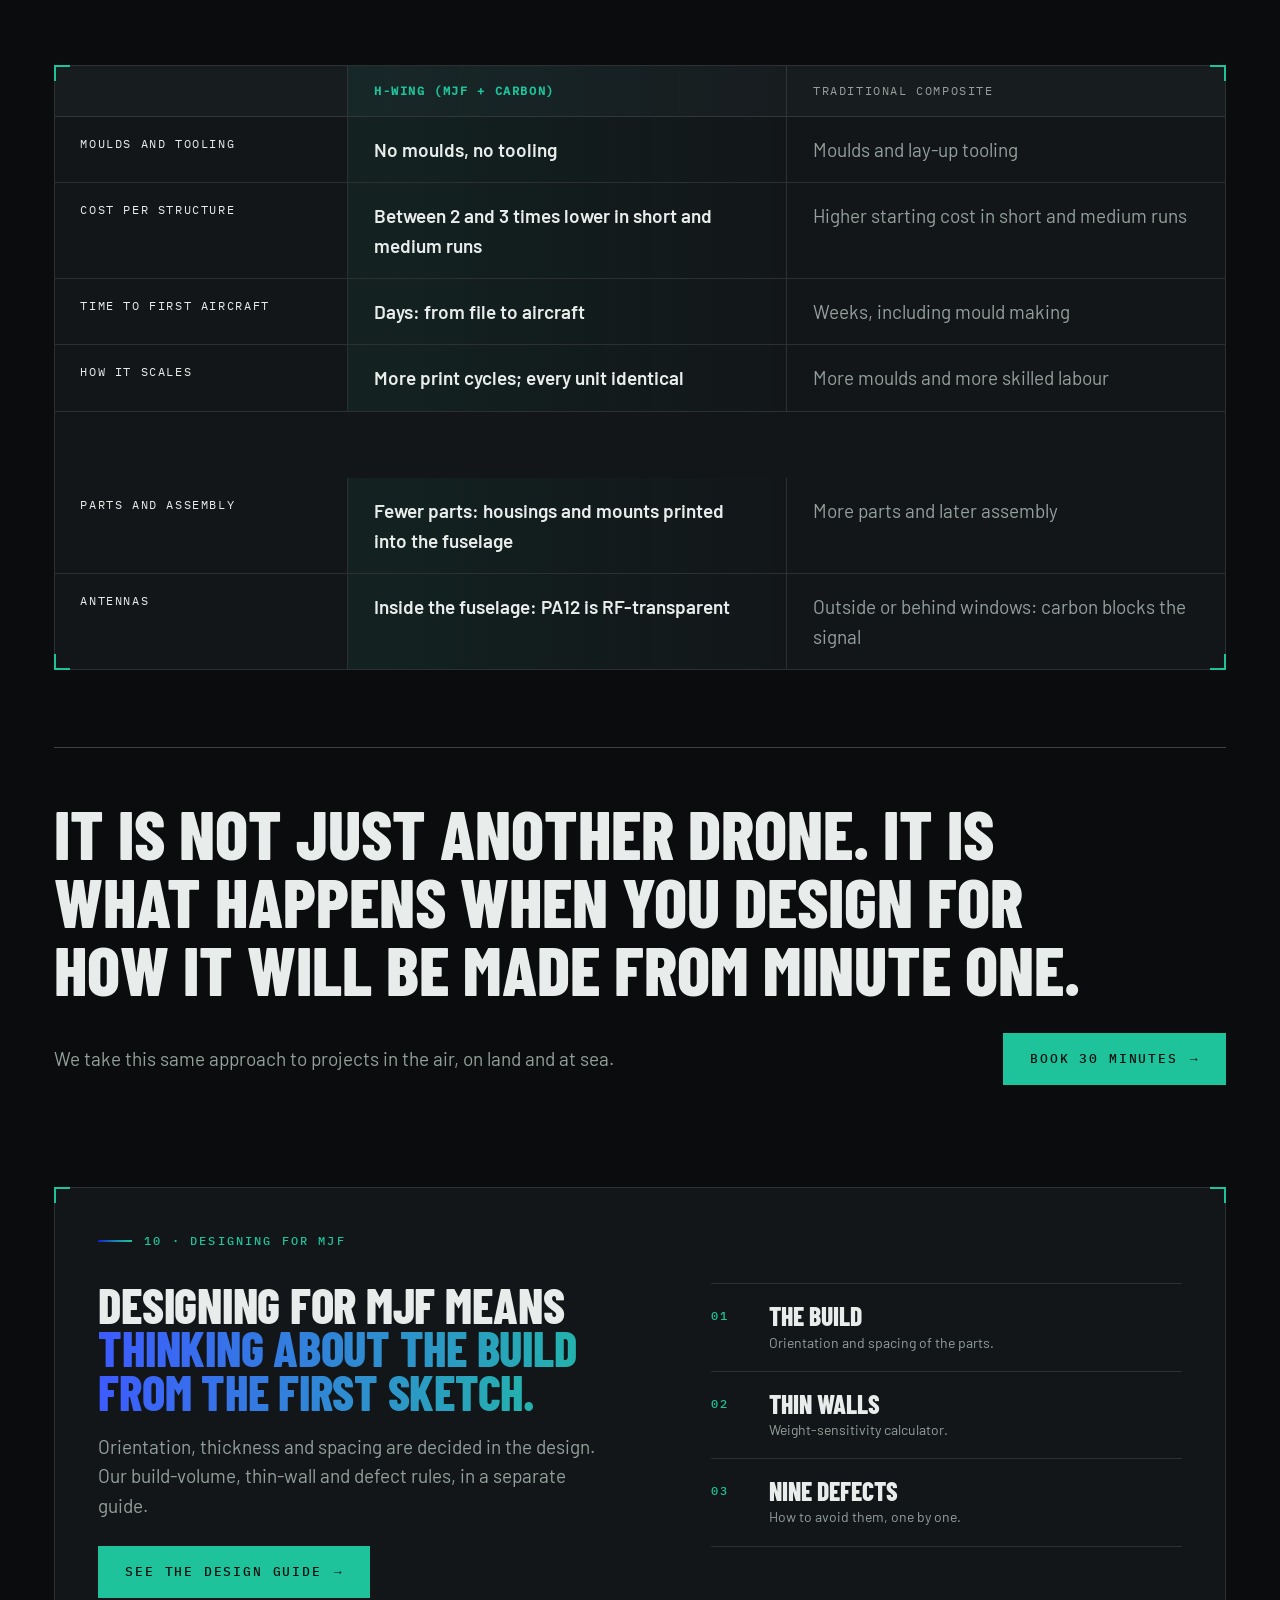
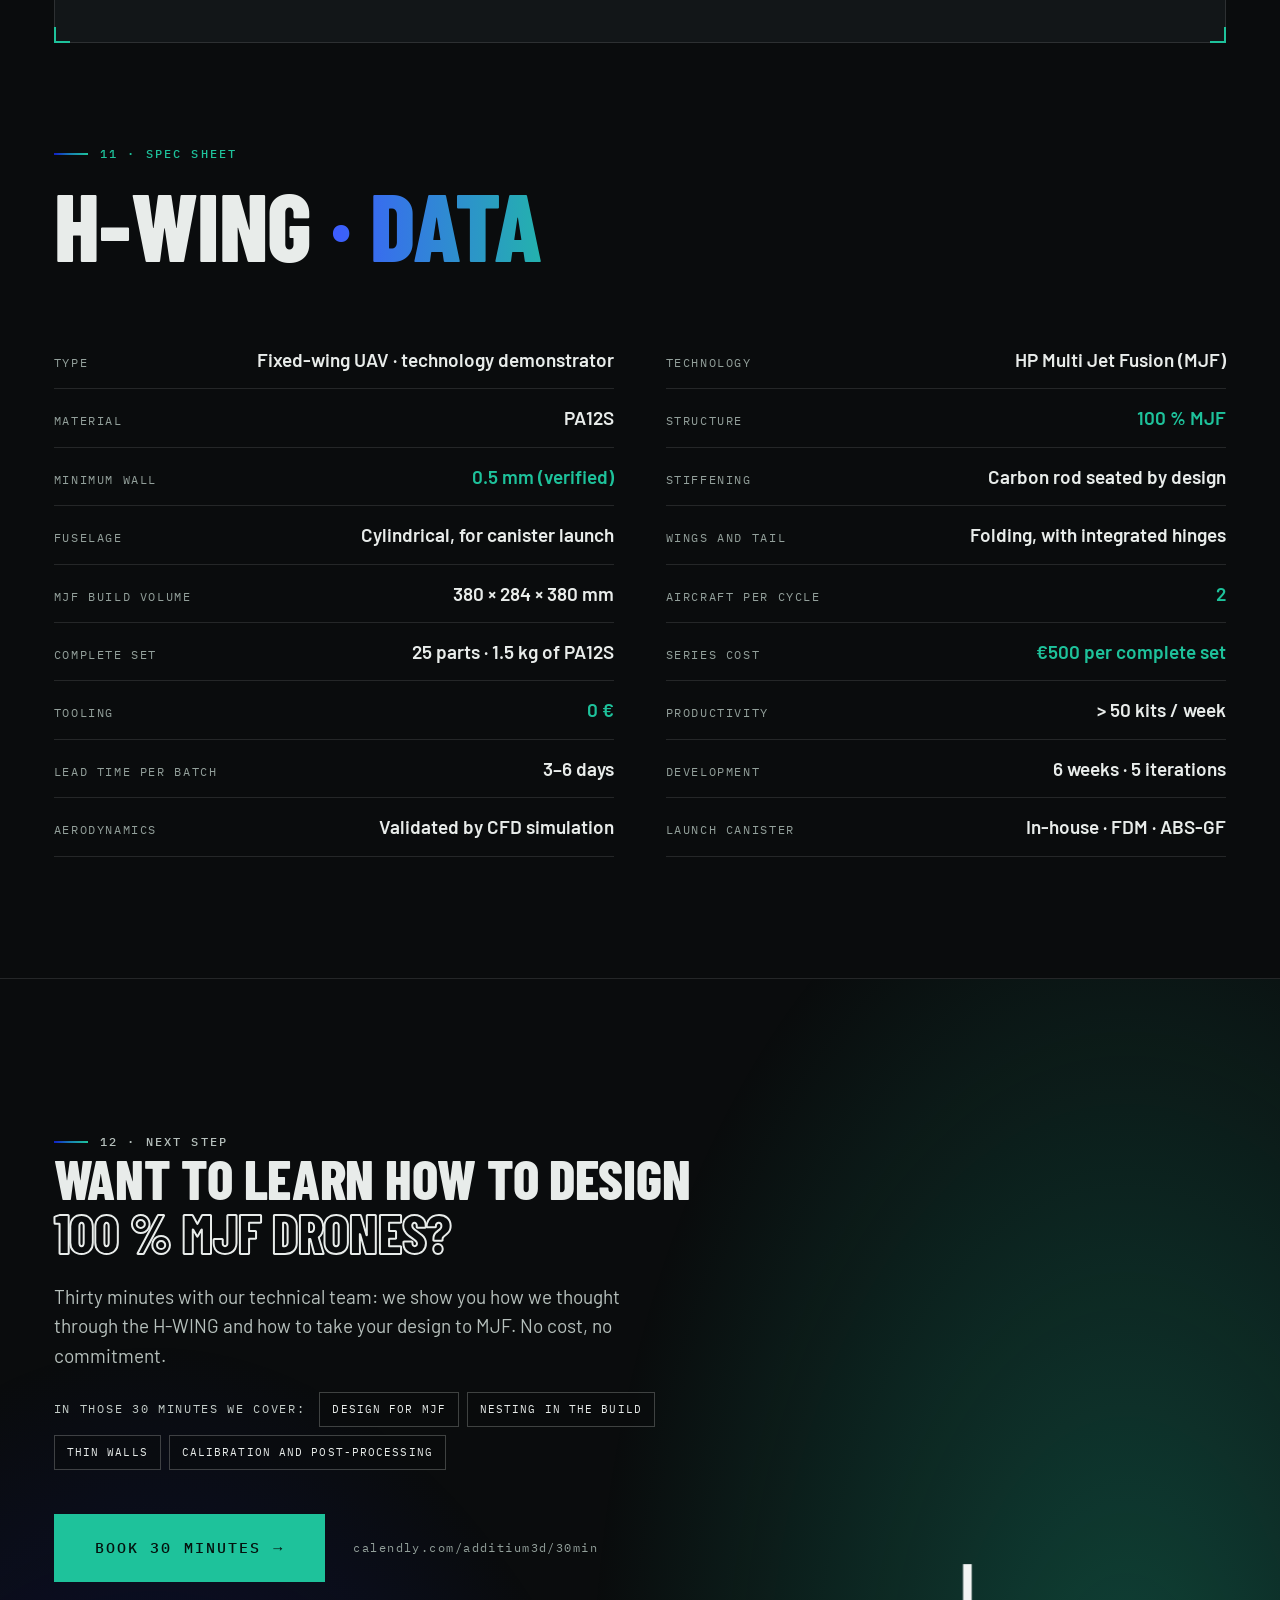
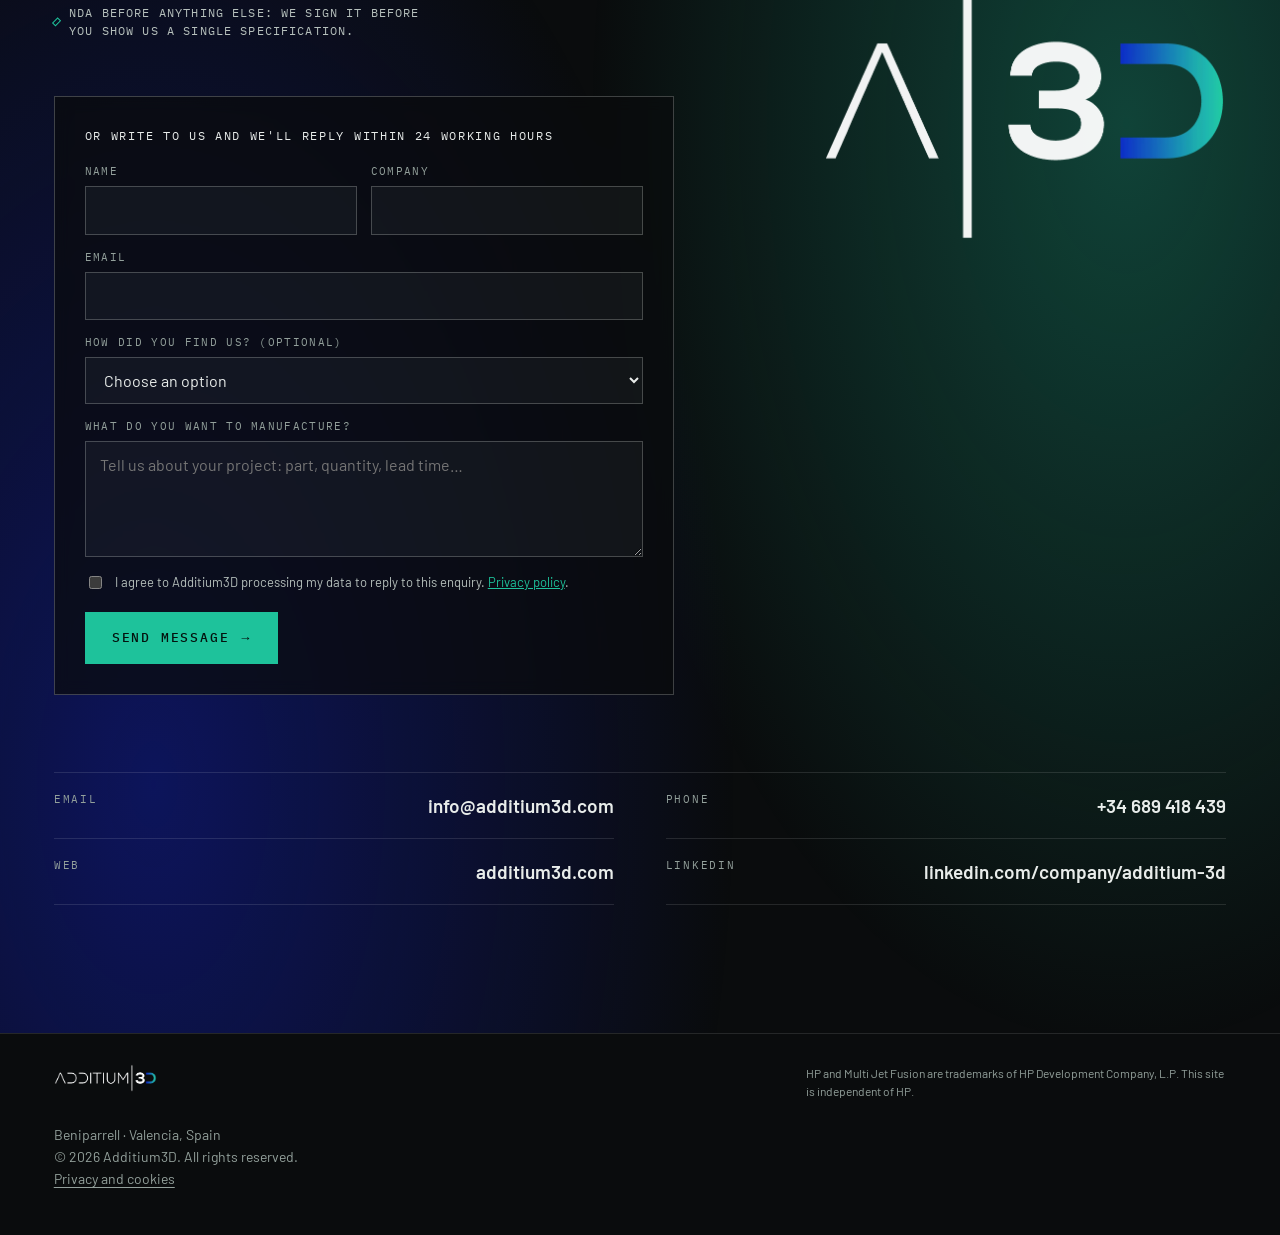
<file: folleto/index.html>
<!doctype html>
<html lang="en"><head><meta charset="utf-8"><meta name="viewport" content="width=device-width,initial-scale=1">
<title>H-WING · Additium3D</title>
<meta name="robots" content="noindex,follow"><link rel="canonical" href="https://dronesmjf.com/">
<meta http-equiv="refresh" content="0;url=/?utm_source=folleto&utm_medium=impreso&utm_campaign=folleto&utm_content=qr&lang=en">
<script>location.replace("/?utm_source=folleto&utm_medium=impreso&utm_campaign=folleto&utm_content=qr&lang=en");</script>
<style>body{margin:0;background:#0a0c0d;color:#9aa5a0;font:16px system-ui;display:grid;place-items:center;min-height:100vh}a{color:#1ec29b}</style>
</head><body><p><a href="/?utm_source=folleto&utm_medium=impreso&utm_campaign=folleto&utm_content=qr&lang=en">dronesmjf.com →</a></p></body></html>
</file>
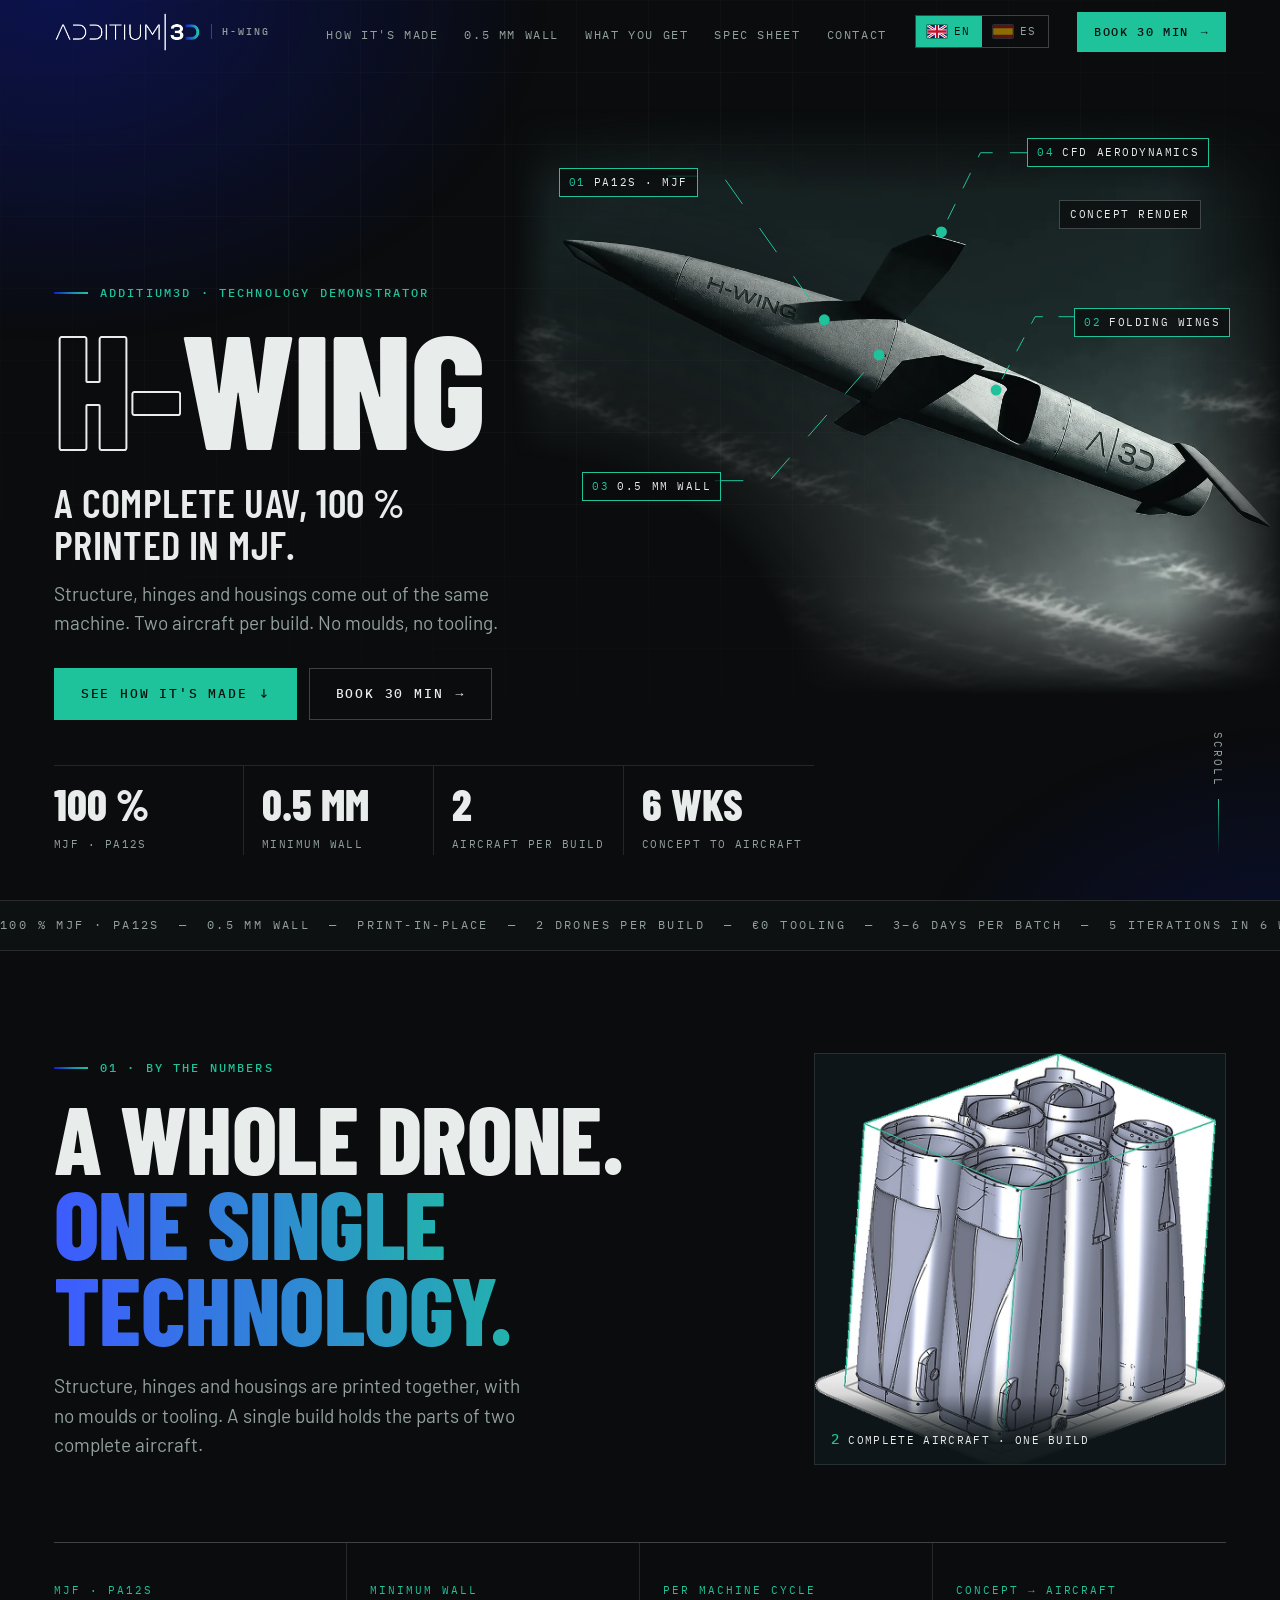
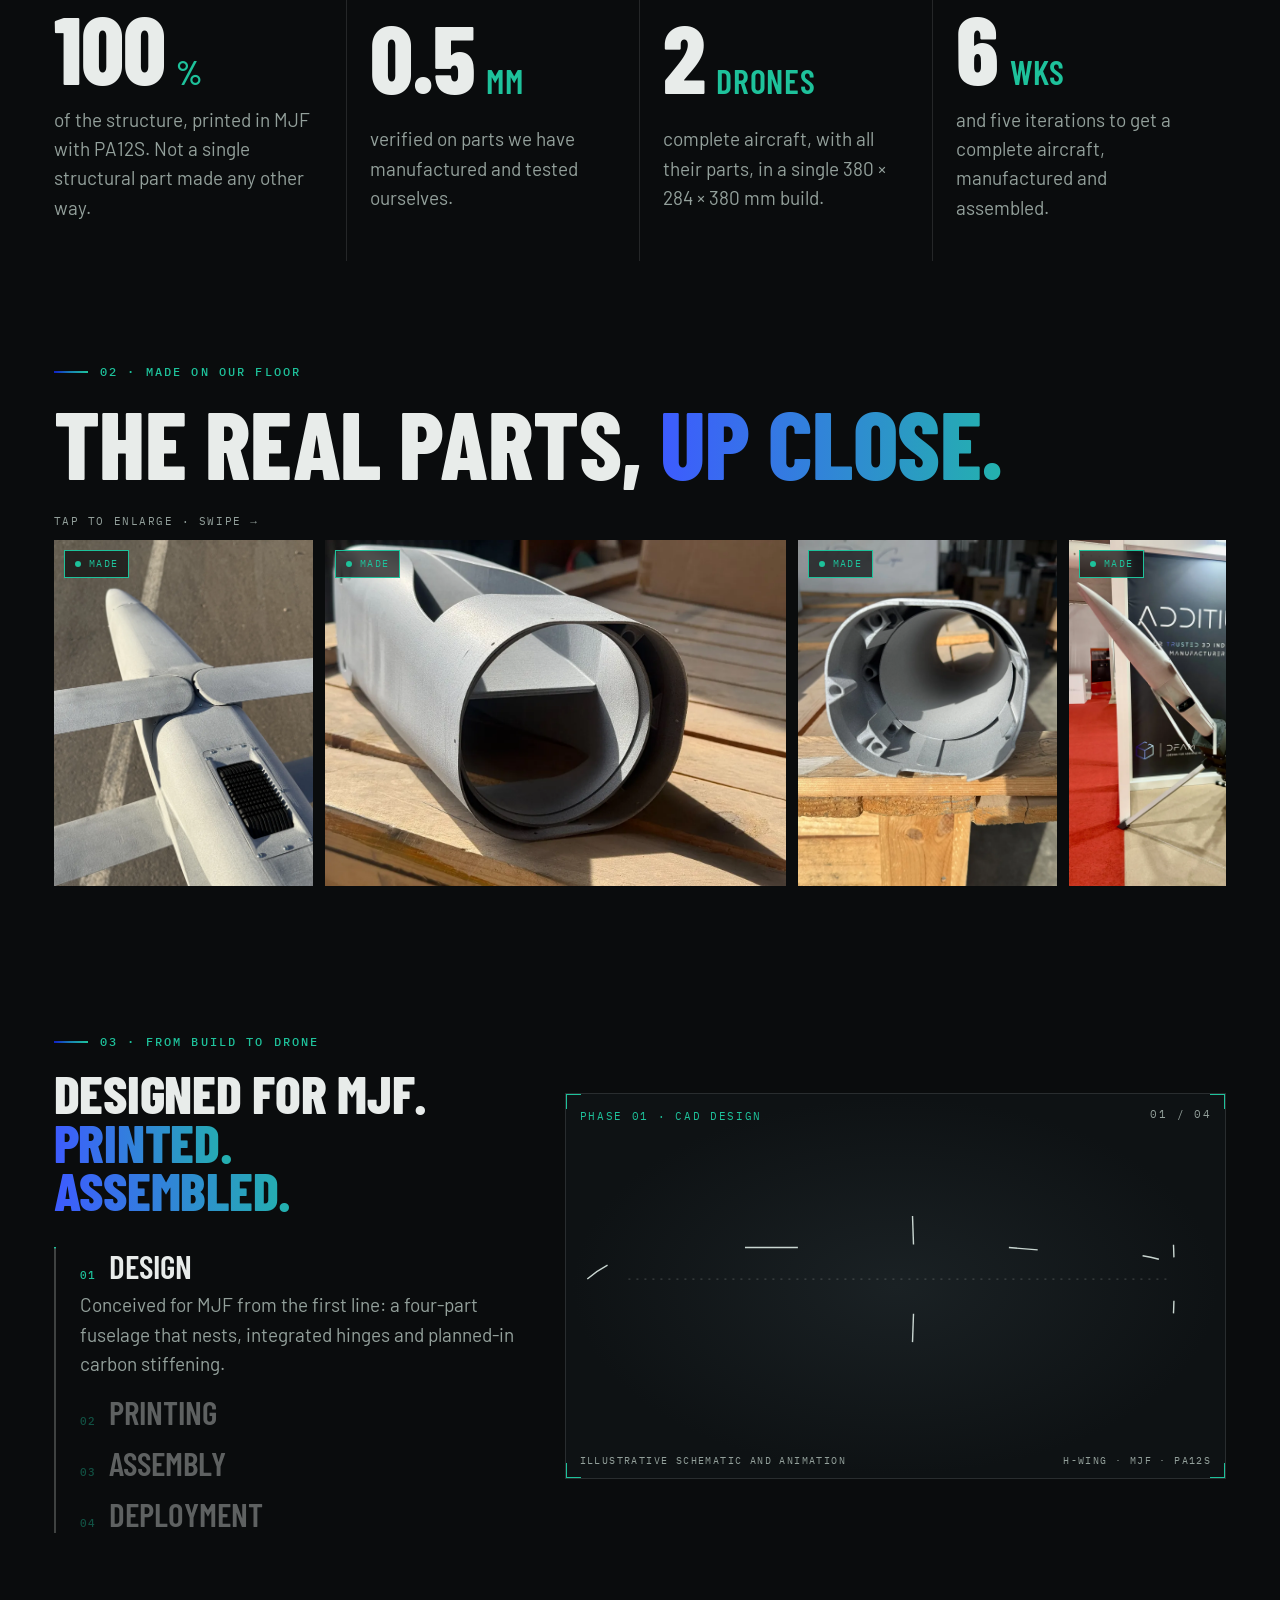
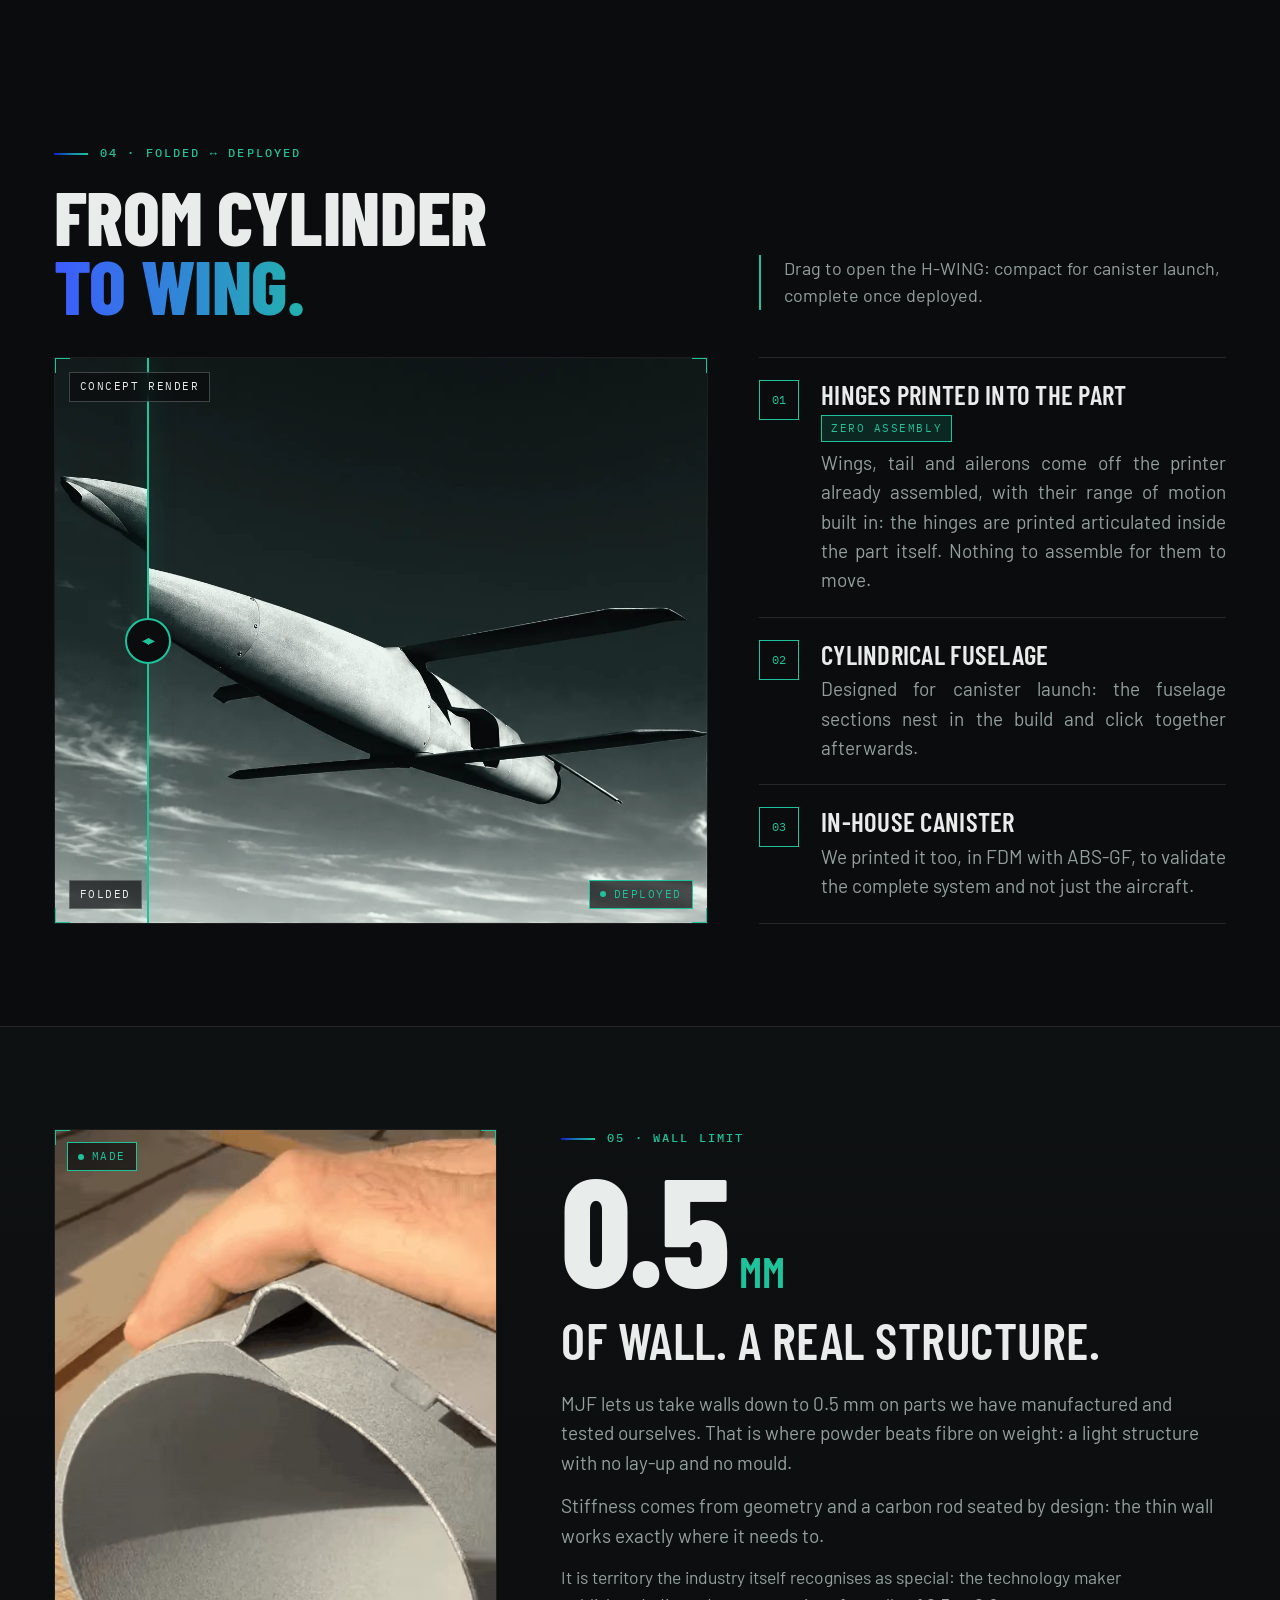
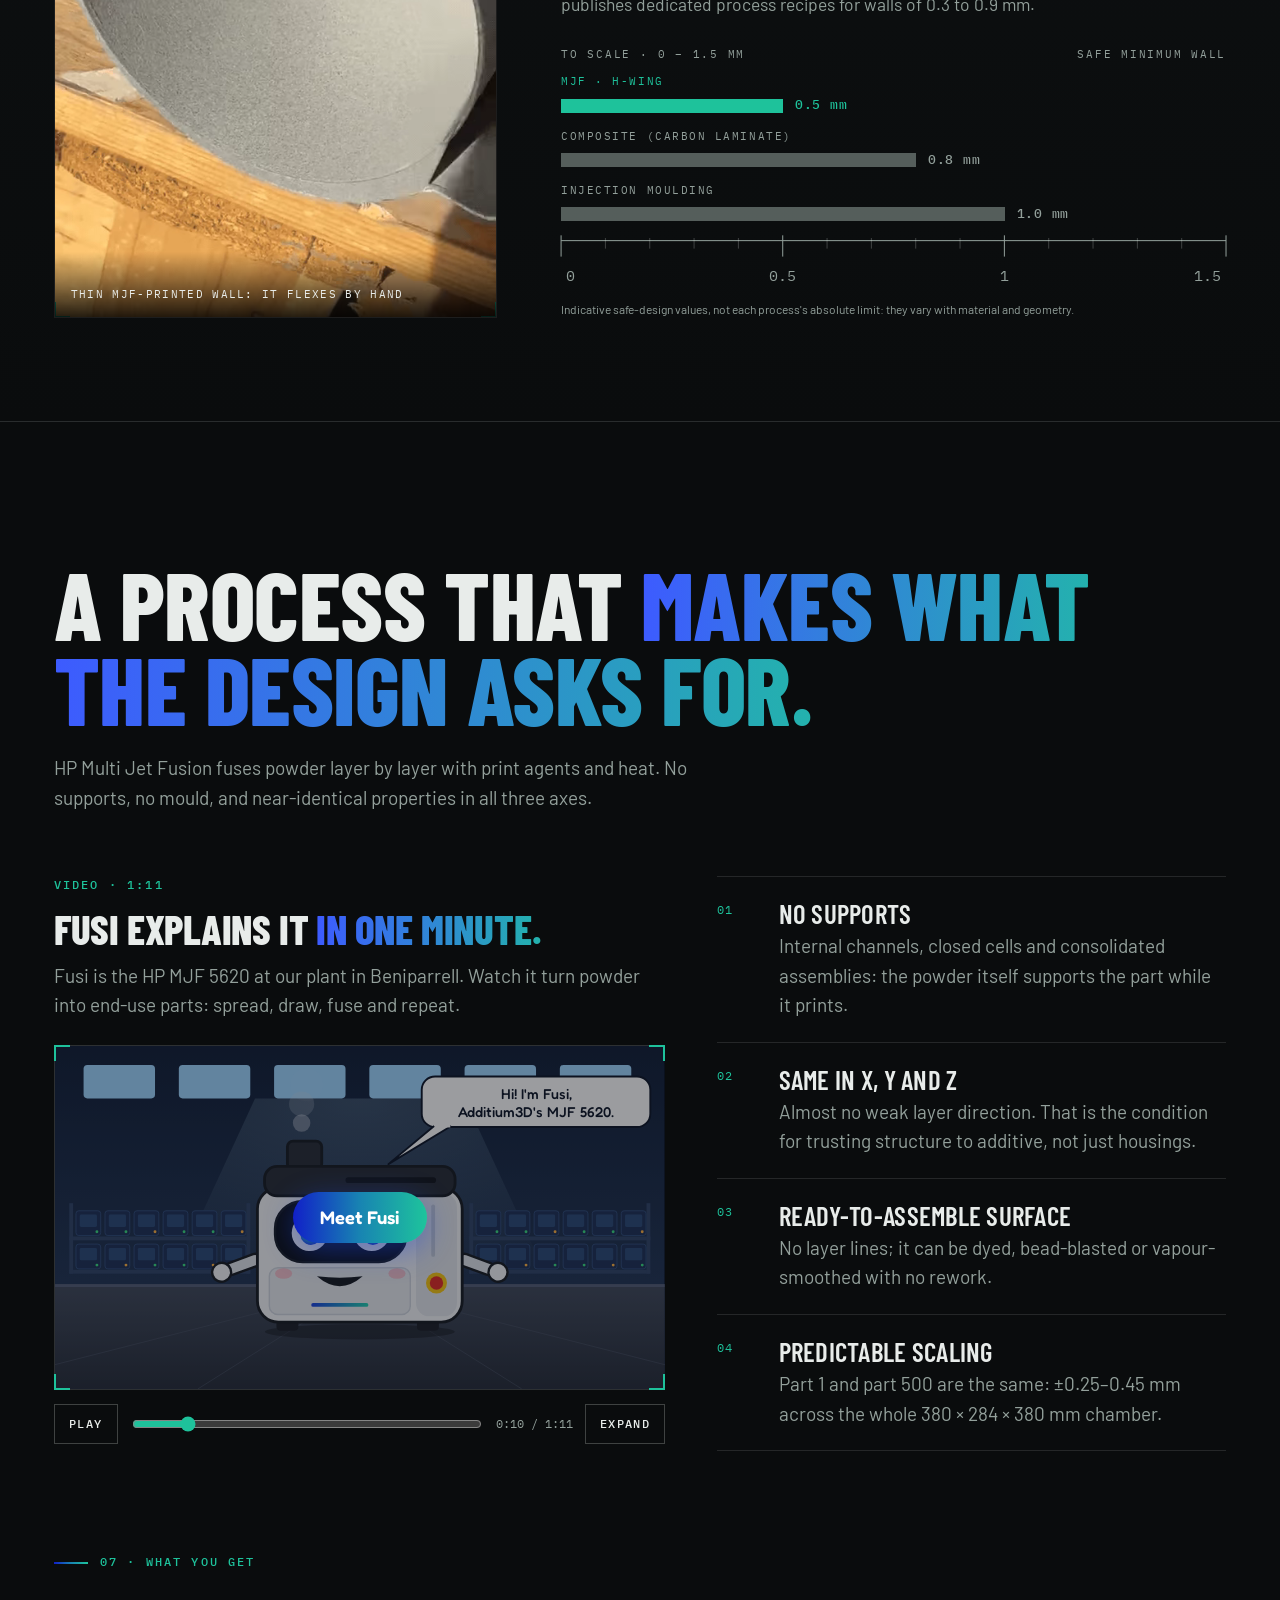
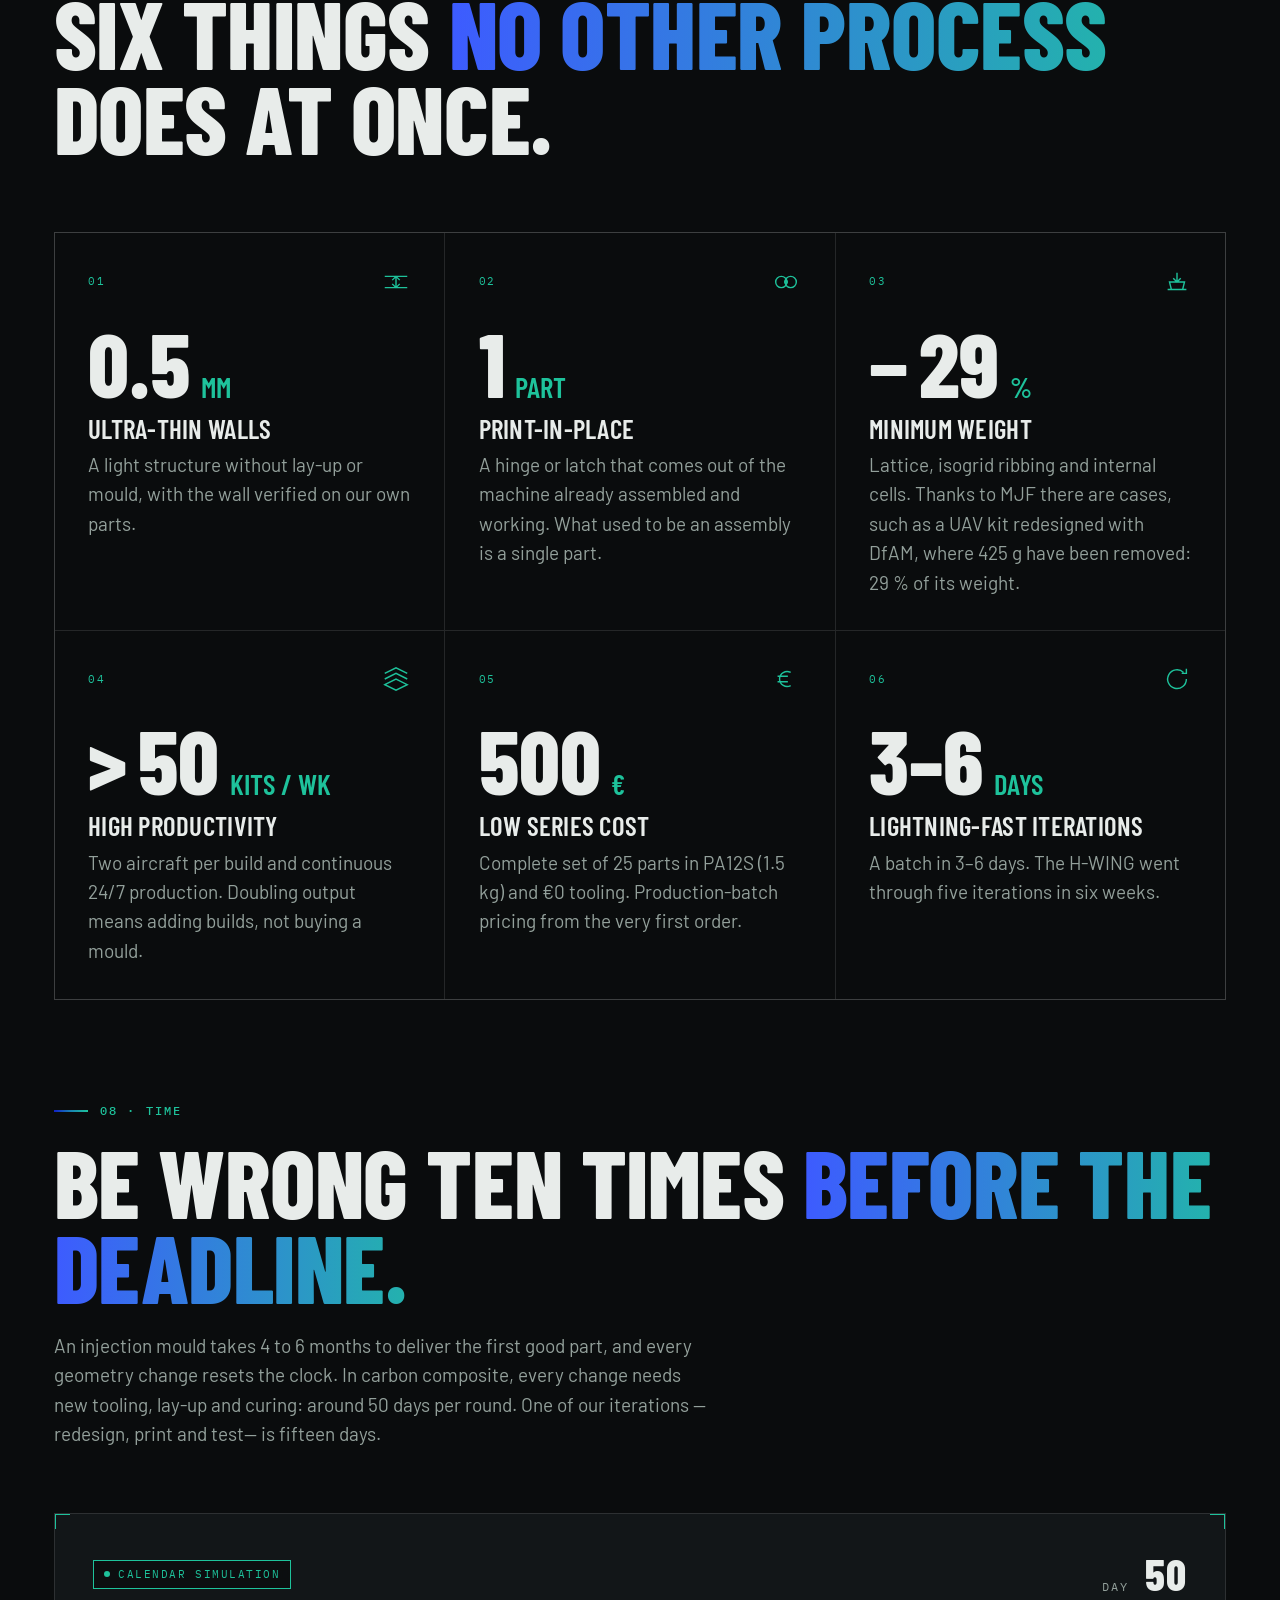
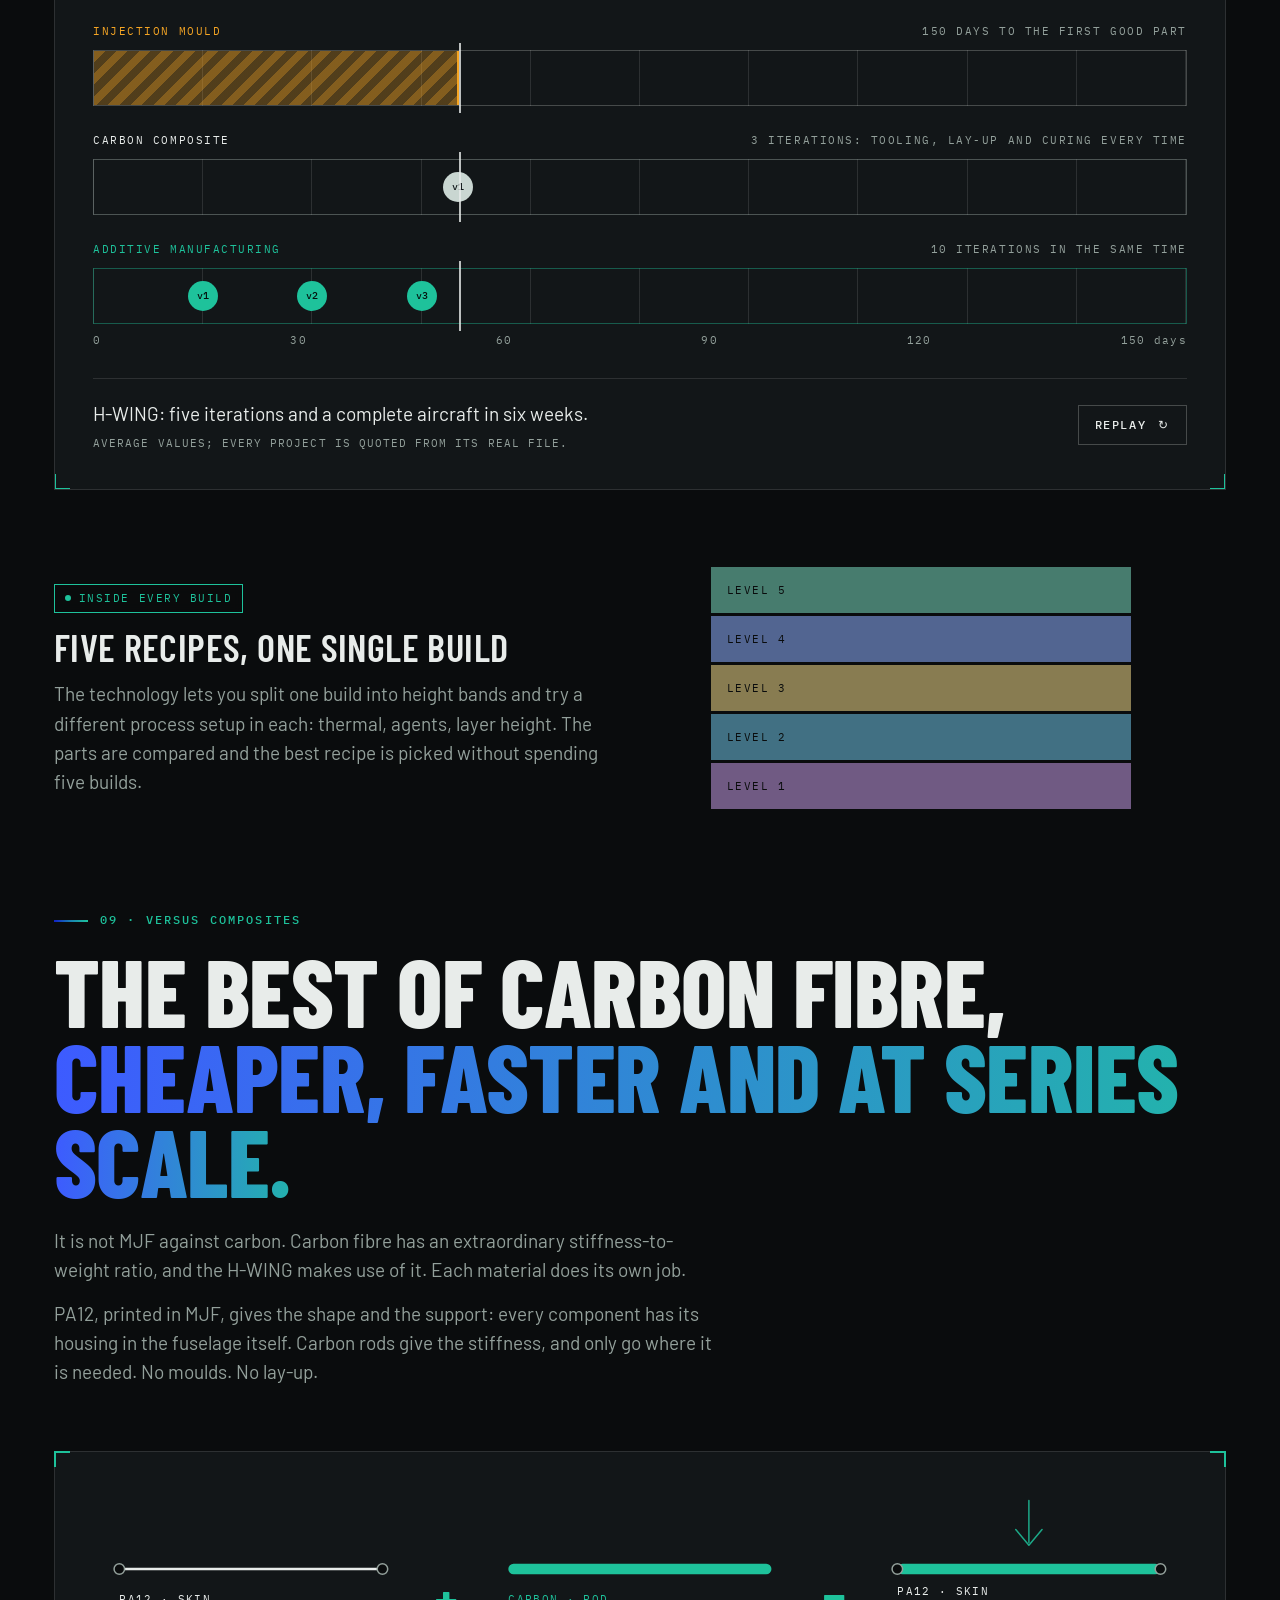
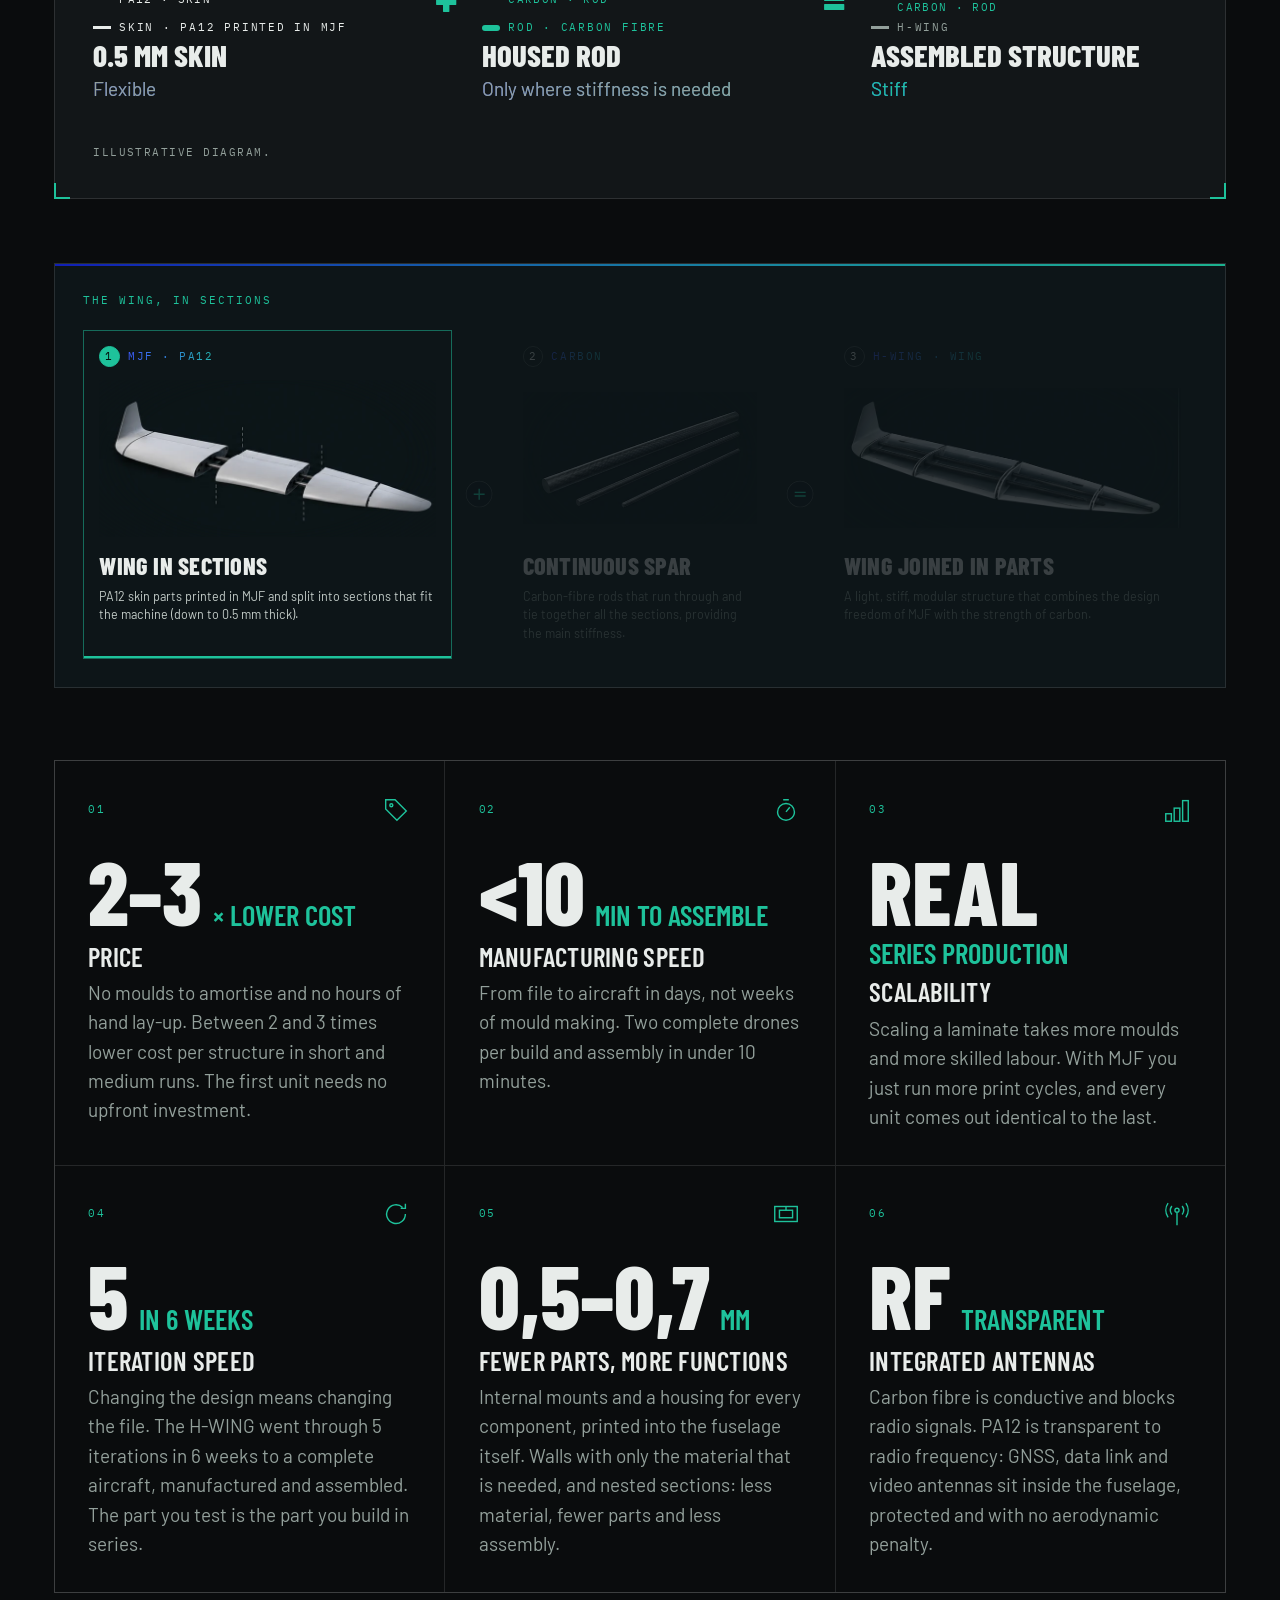
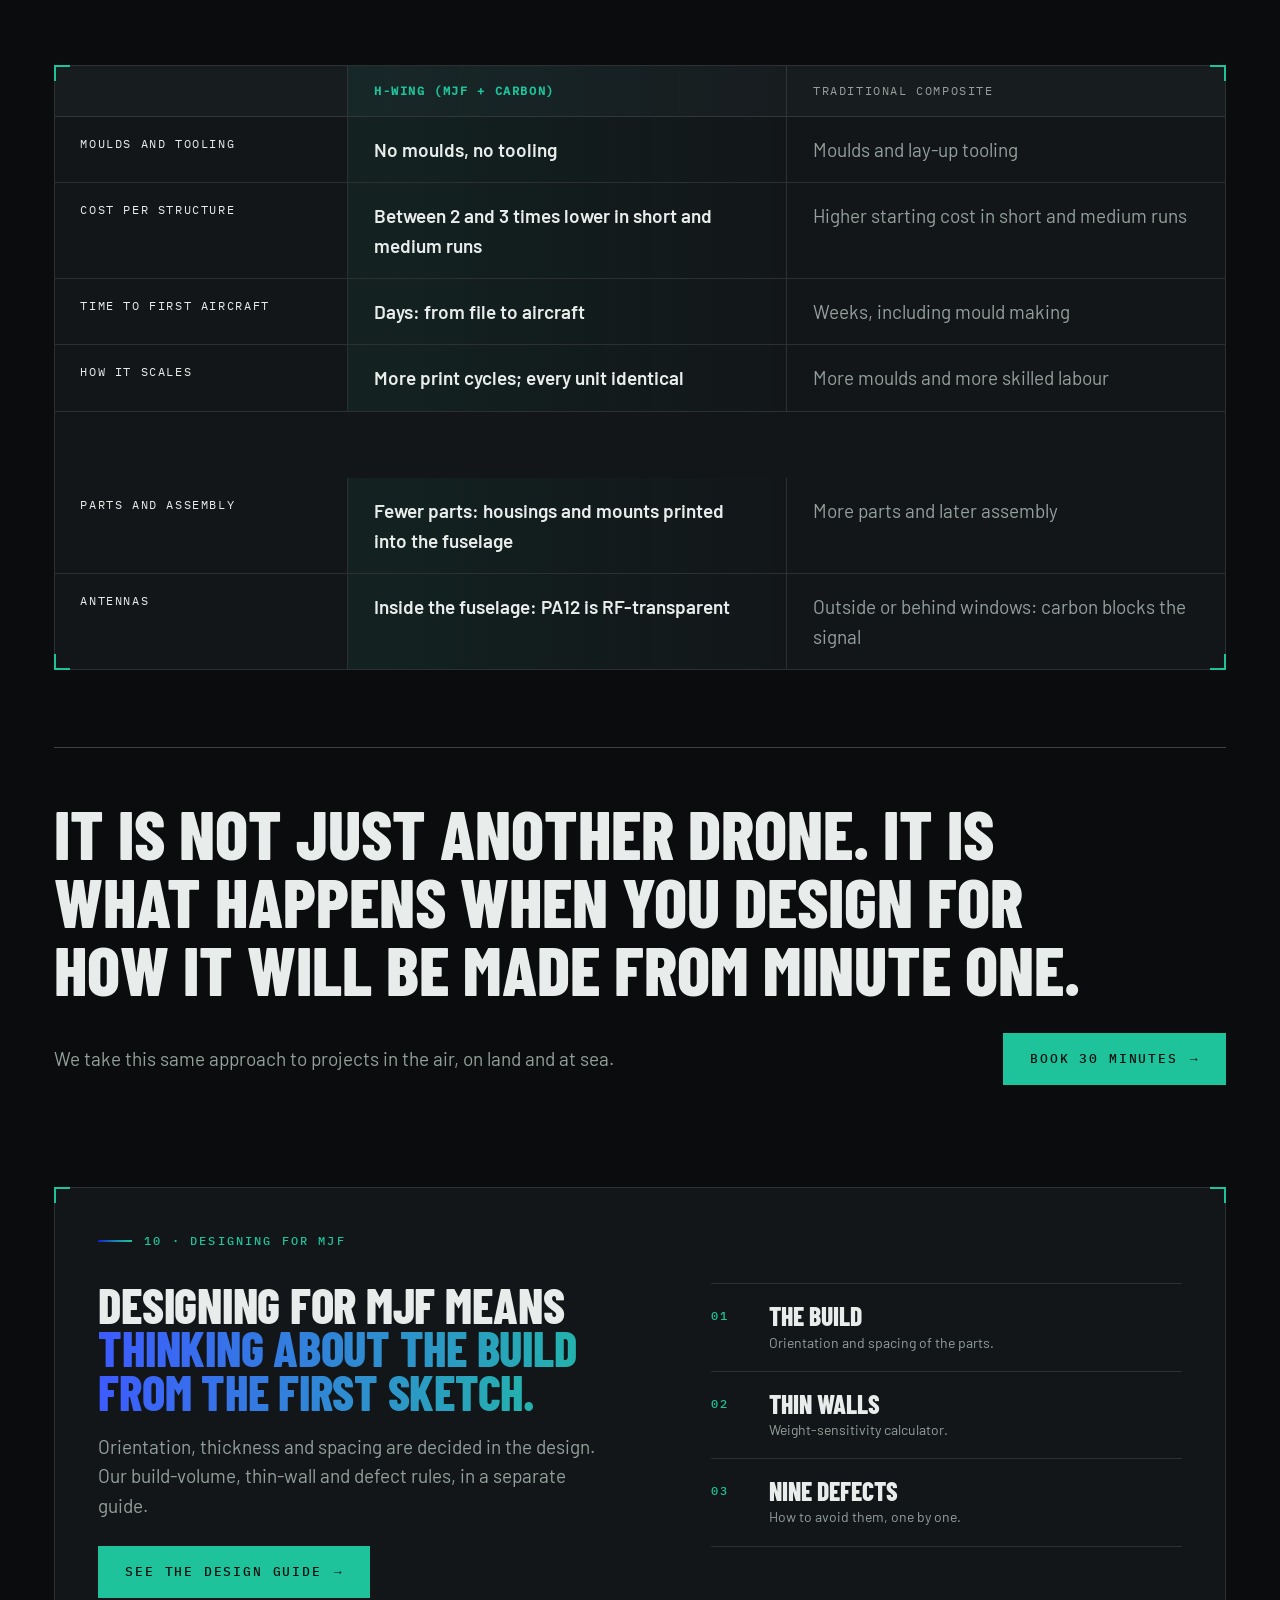
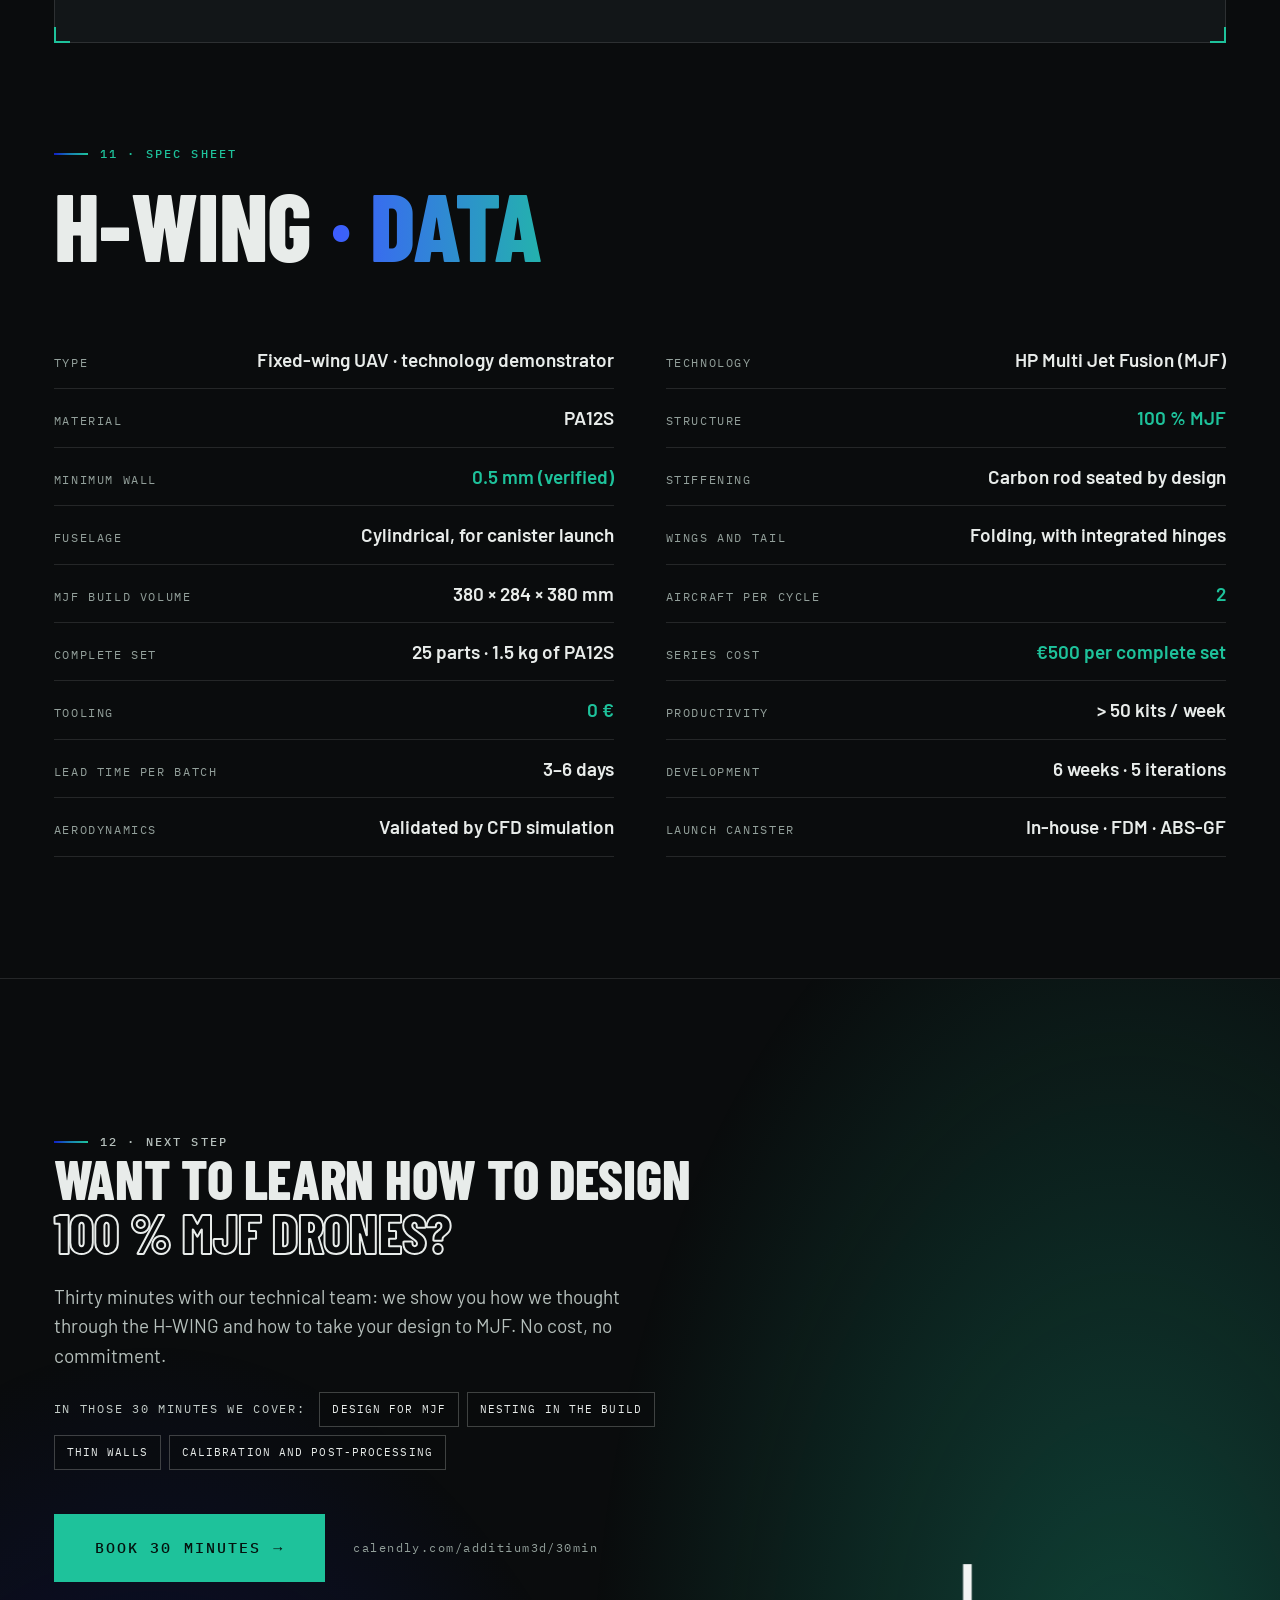
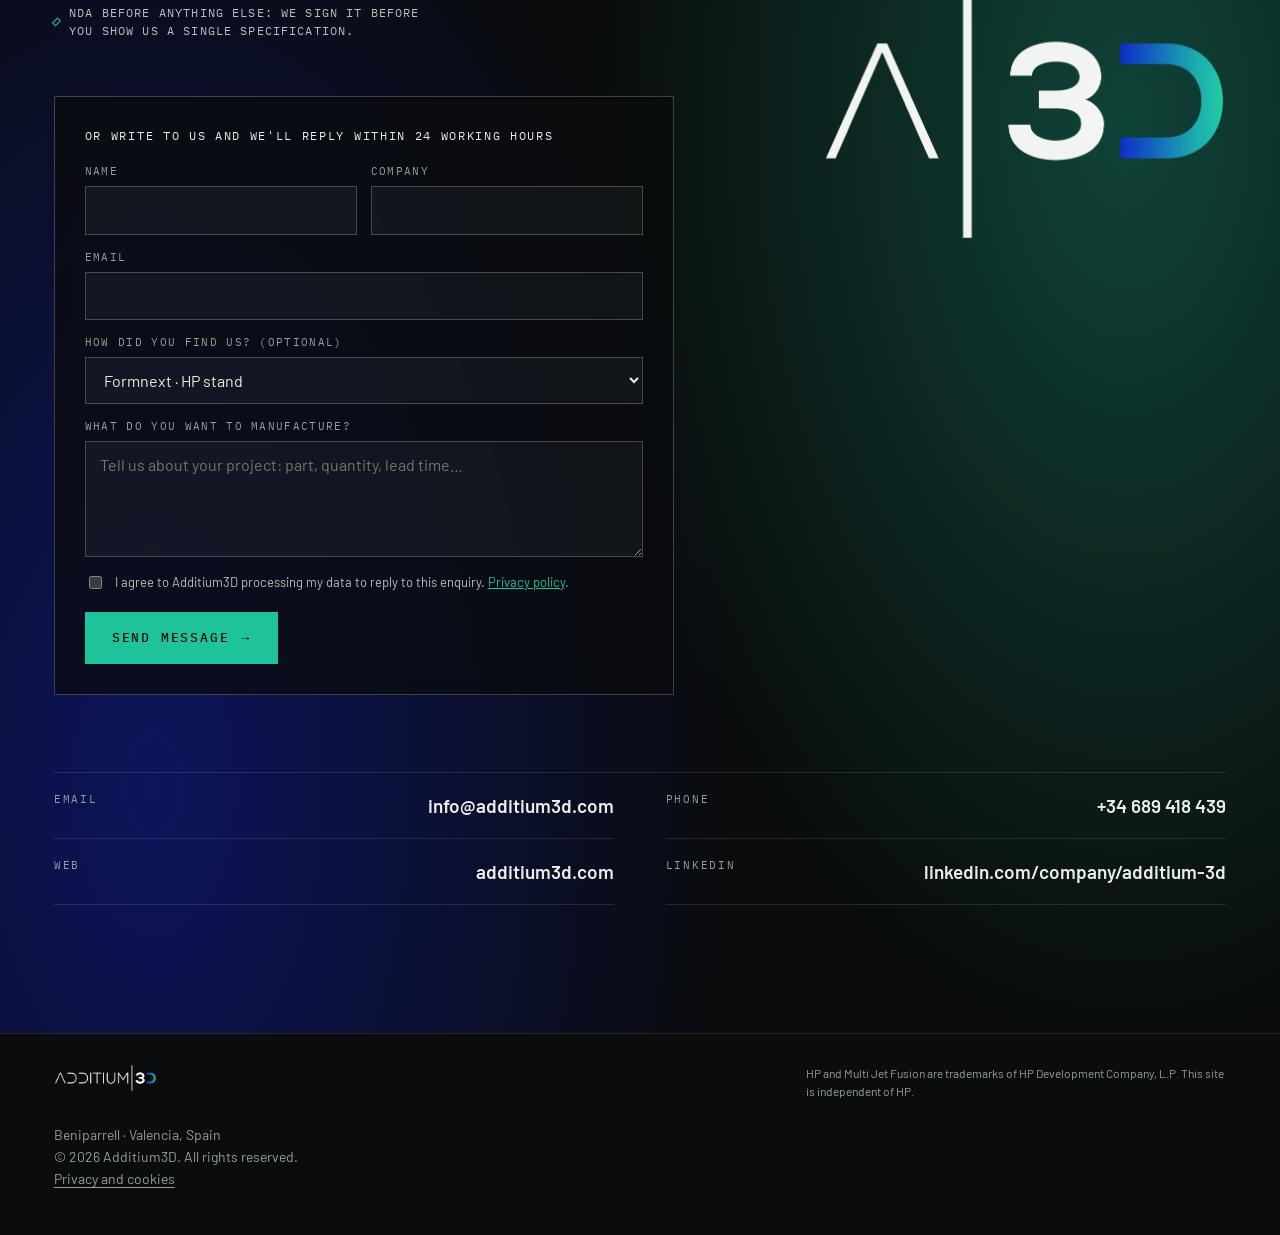
<file: formnext/index.html>
<!doctype html>
<html lang="en"><head><meta charset="utf-8"><meta name="viewport" content="width=device-width,initial-scale=1">
<title>H-WING · Additium3D</title>
<meta name="robots" content="noindex,follow"><link rel="canonical" href="https://dronesmjf.com/">
<meta http-equiv="refresh" content="0;url=/?utm_source=qr&utm_medium=feria&utm_campaign=formnext-2026&utm_content=stand-hp&lang=en">
<script>location.replace("/?utm_source=qr&utm_medium=feria&utm_campaign=formnext-2026&utm_content=stand-hp&lang=en");</script>
<style>body{margin:0;background:#0a0c0d;color:#9aa5a0;font:16px system-ui;display:grid;place-items:center;min-height:100vh}a{color:#1ec29b}</style>
</head><body><p><a href="/?utm_source=qr&utm_medium=feria&utm_campaign=formnext-2026&utm_content=stand-hp&lang=en">dronesmjf.com →</a></p></body></html>
</file>
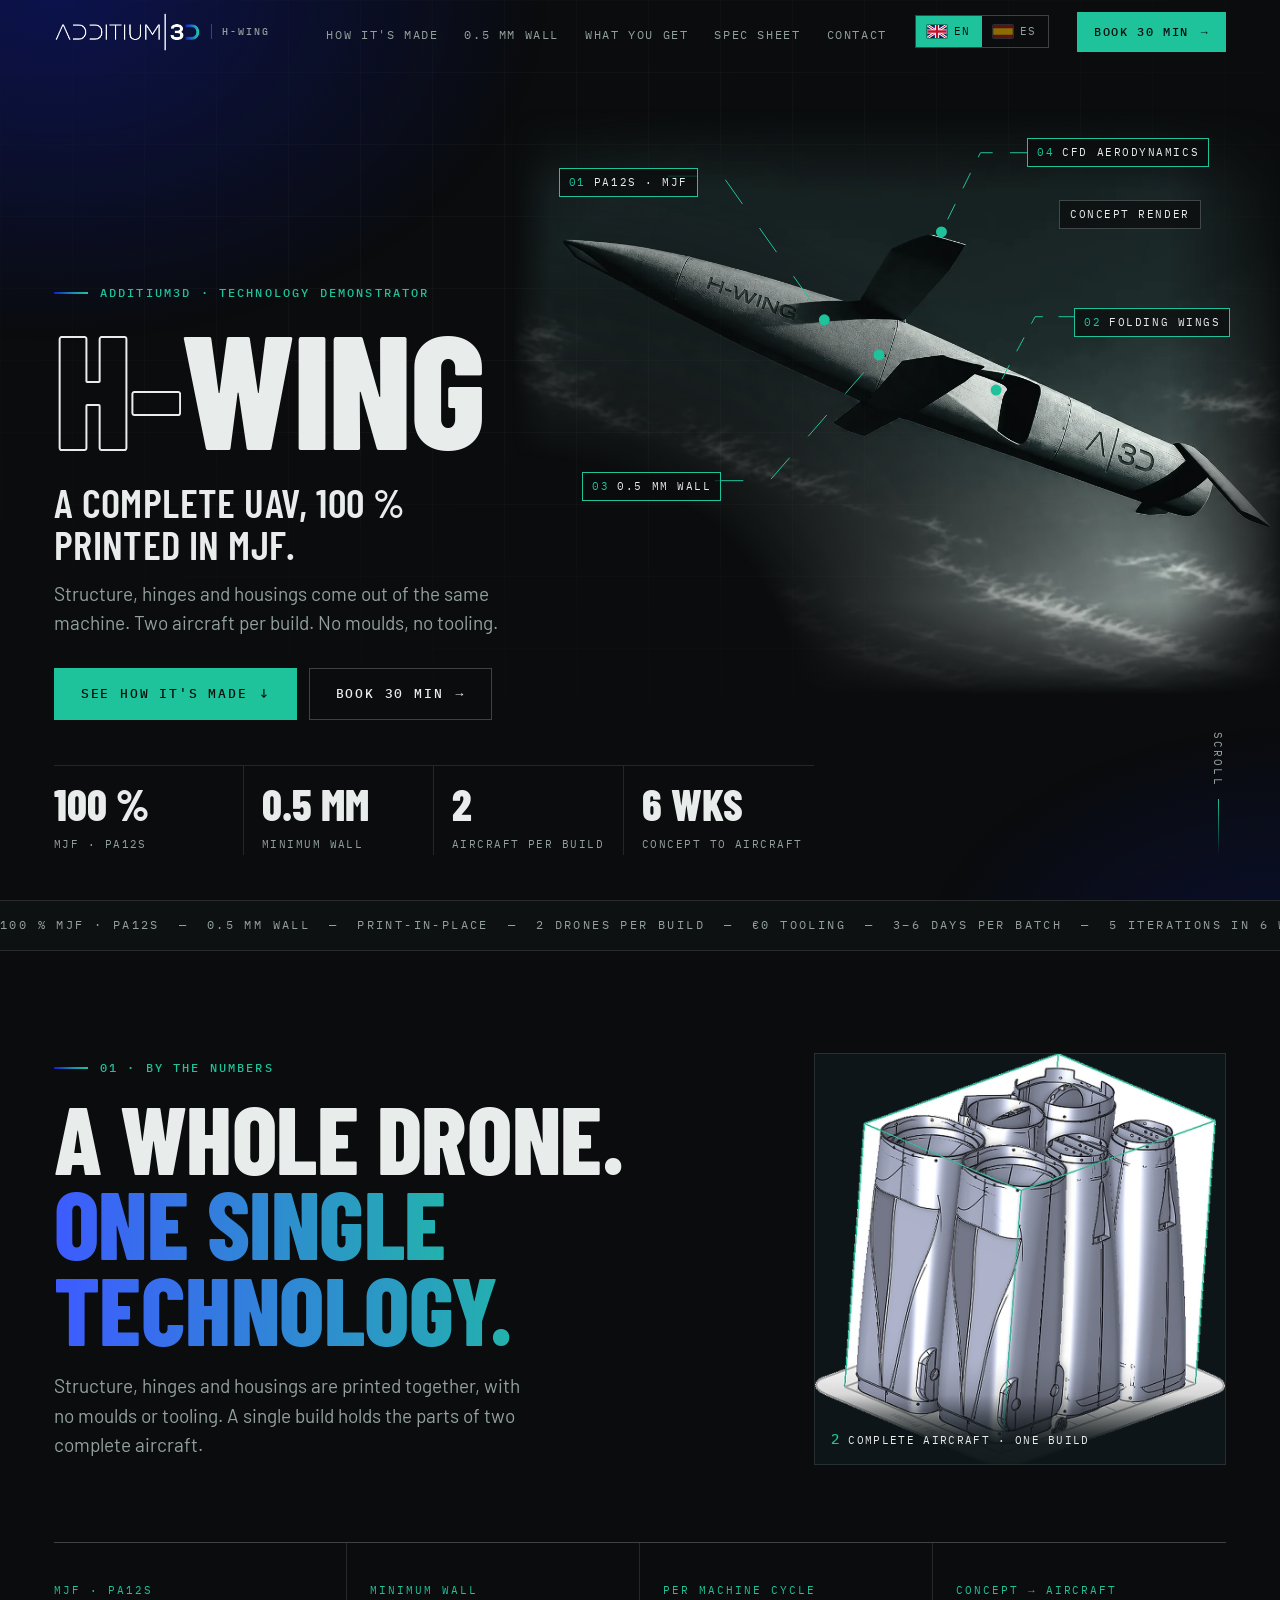
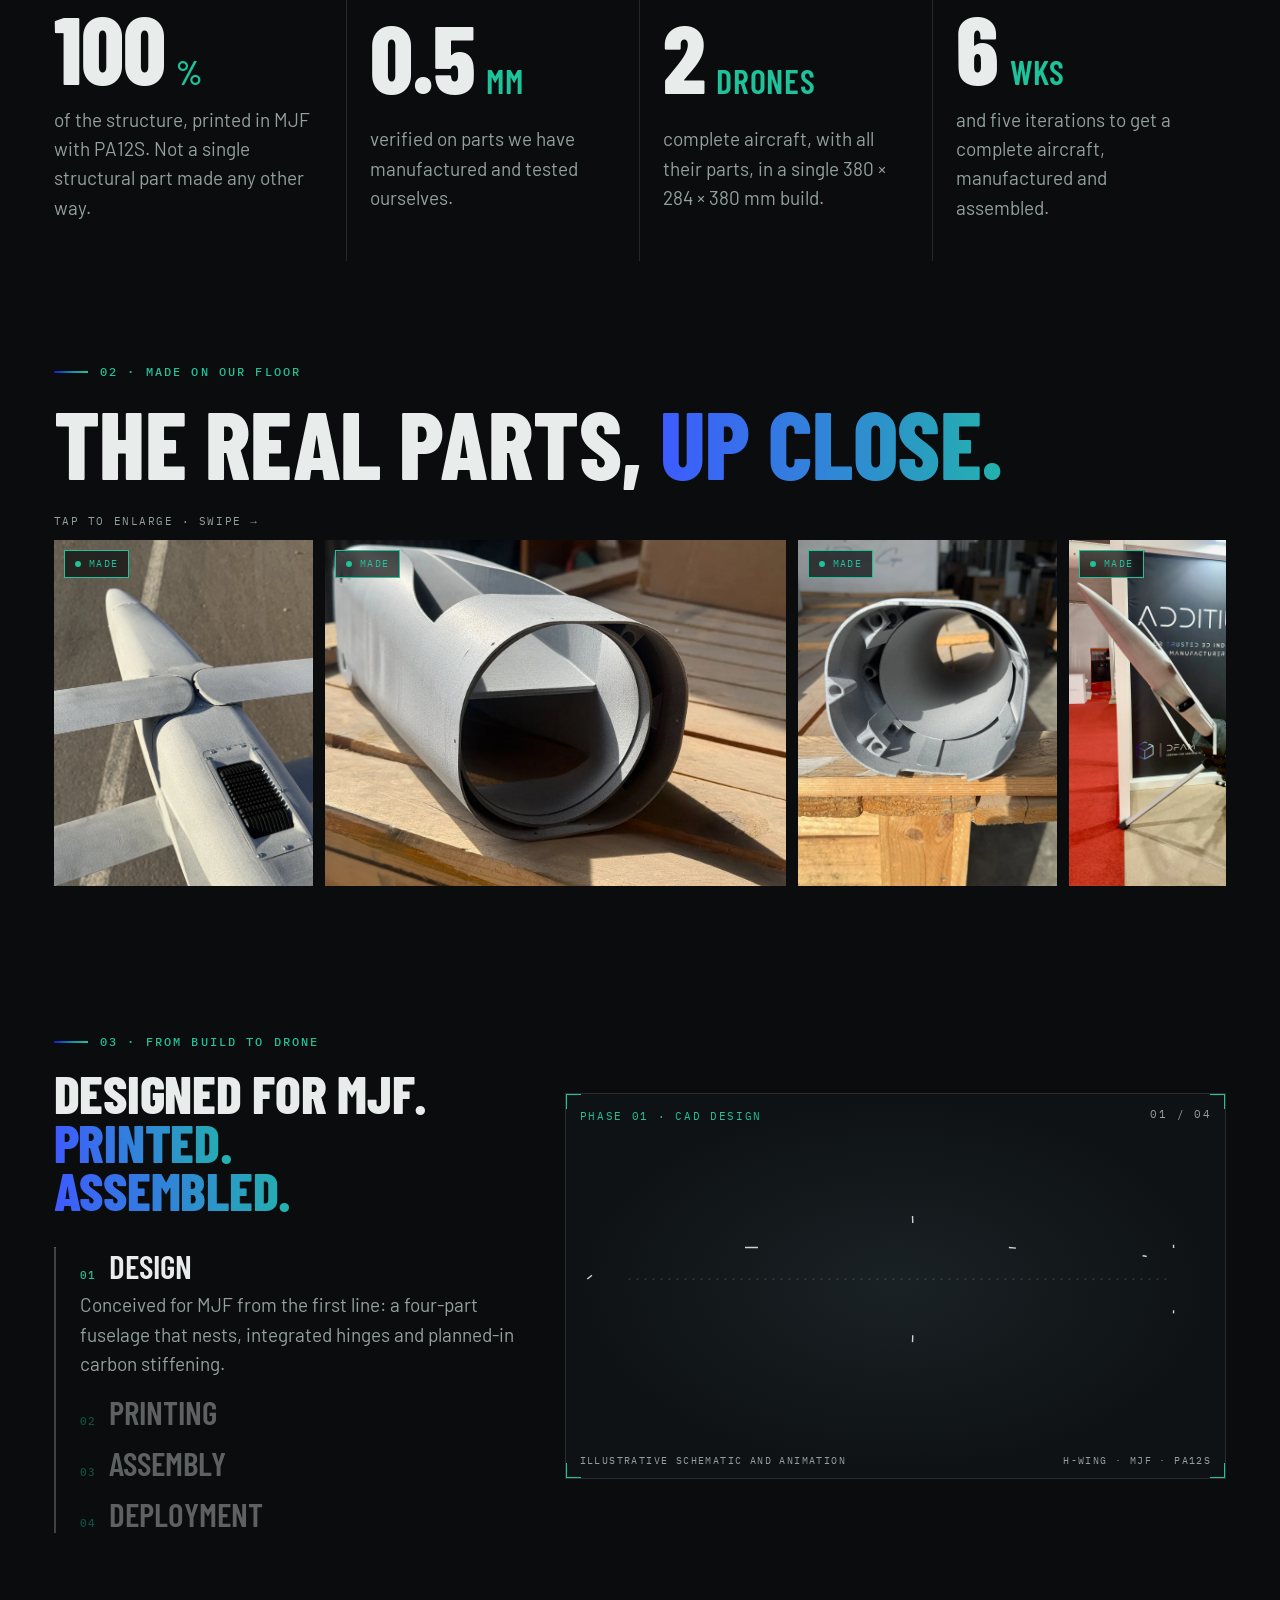
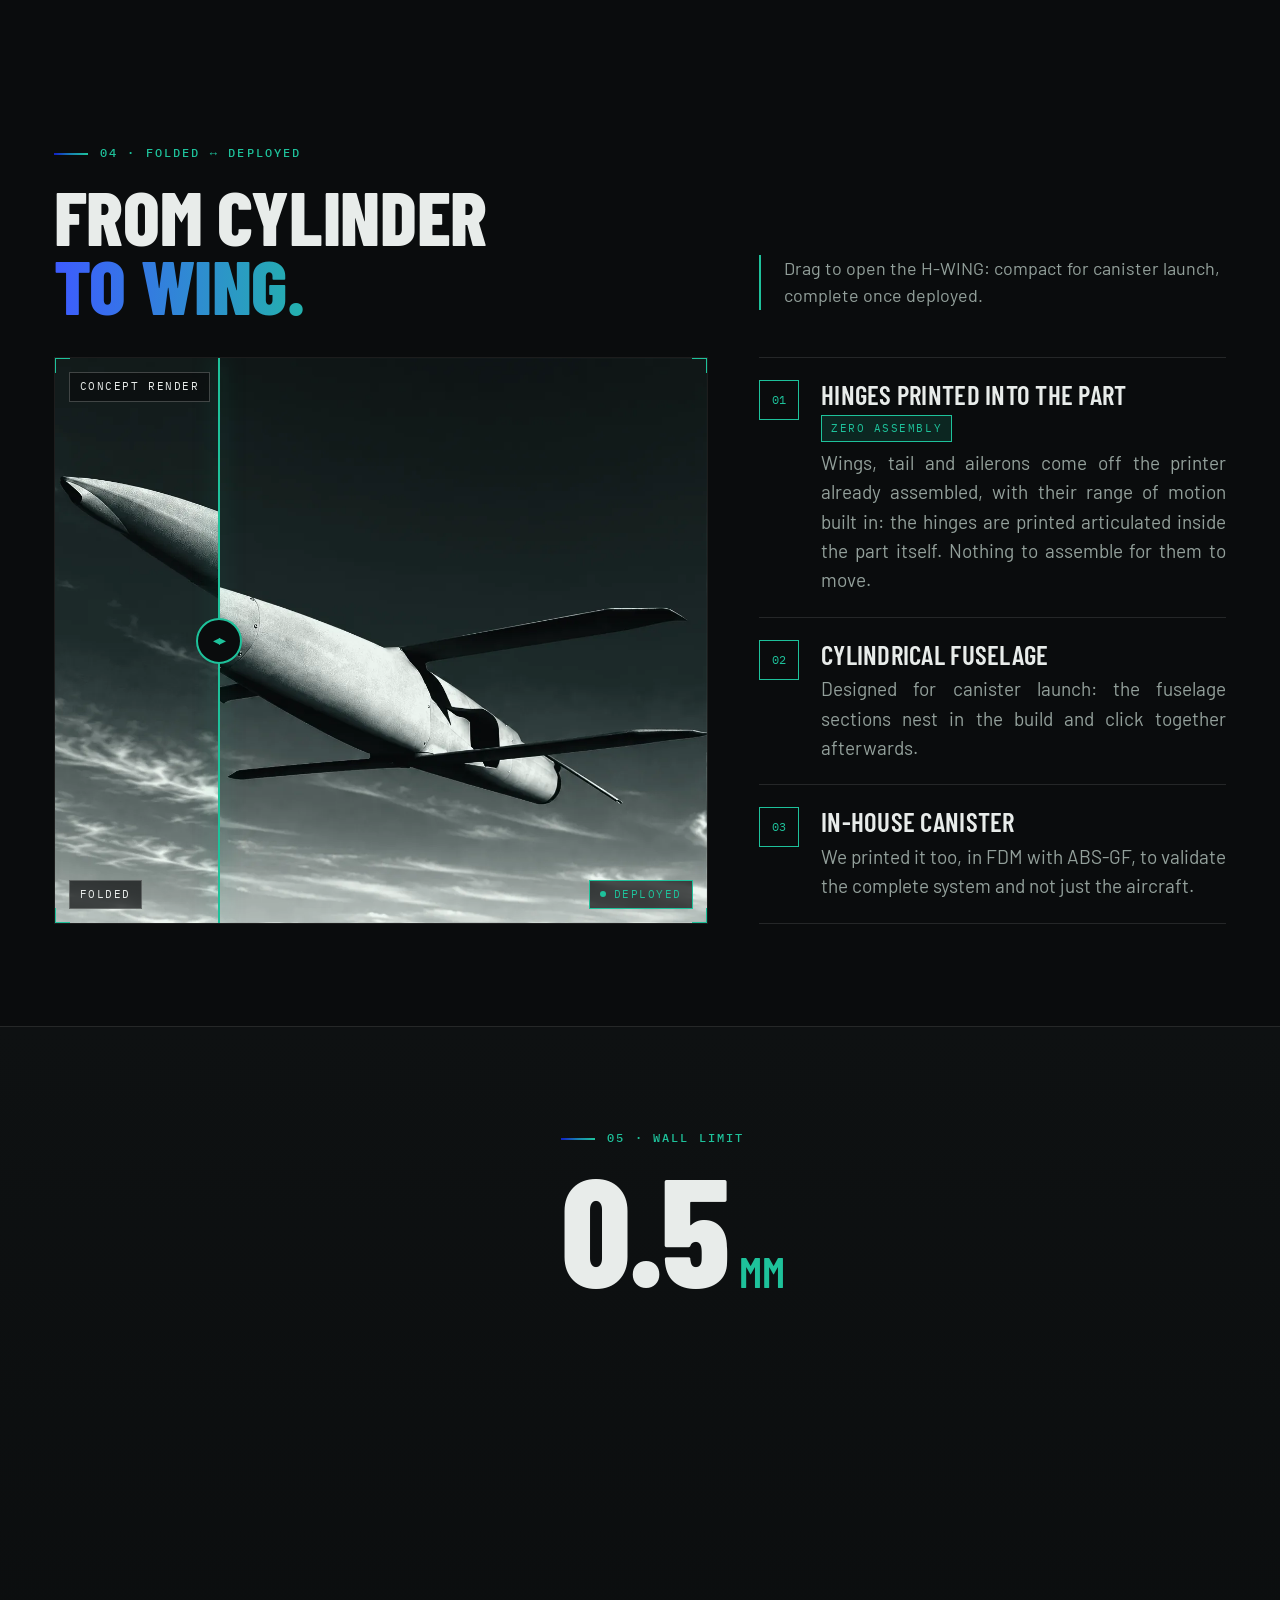
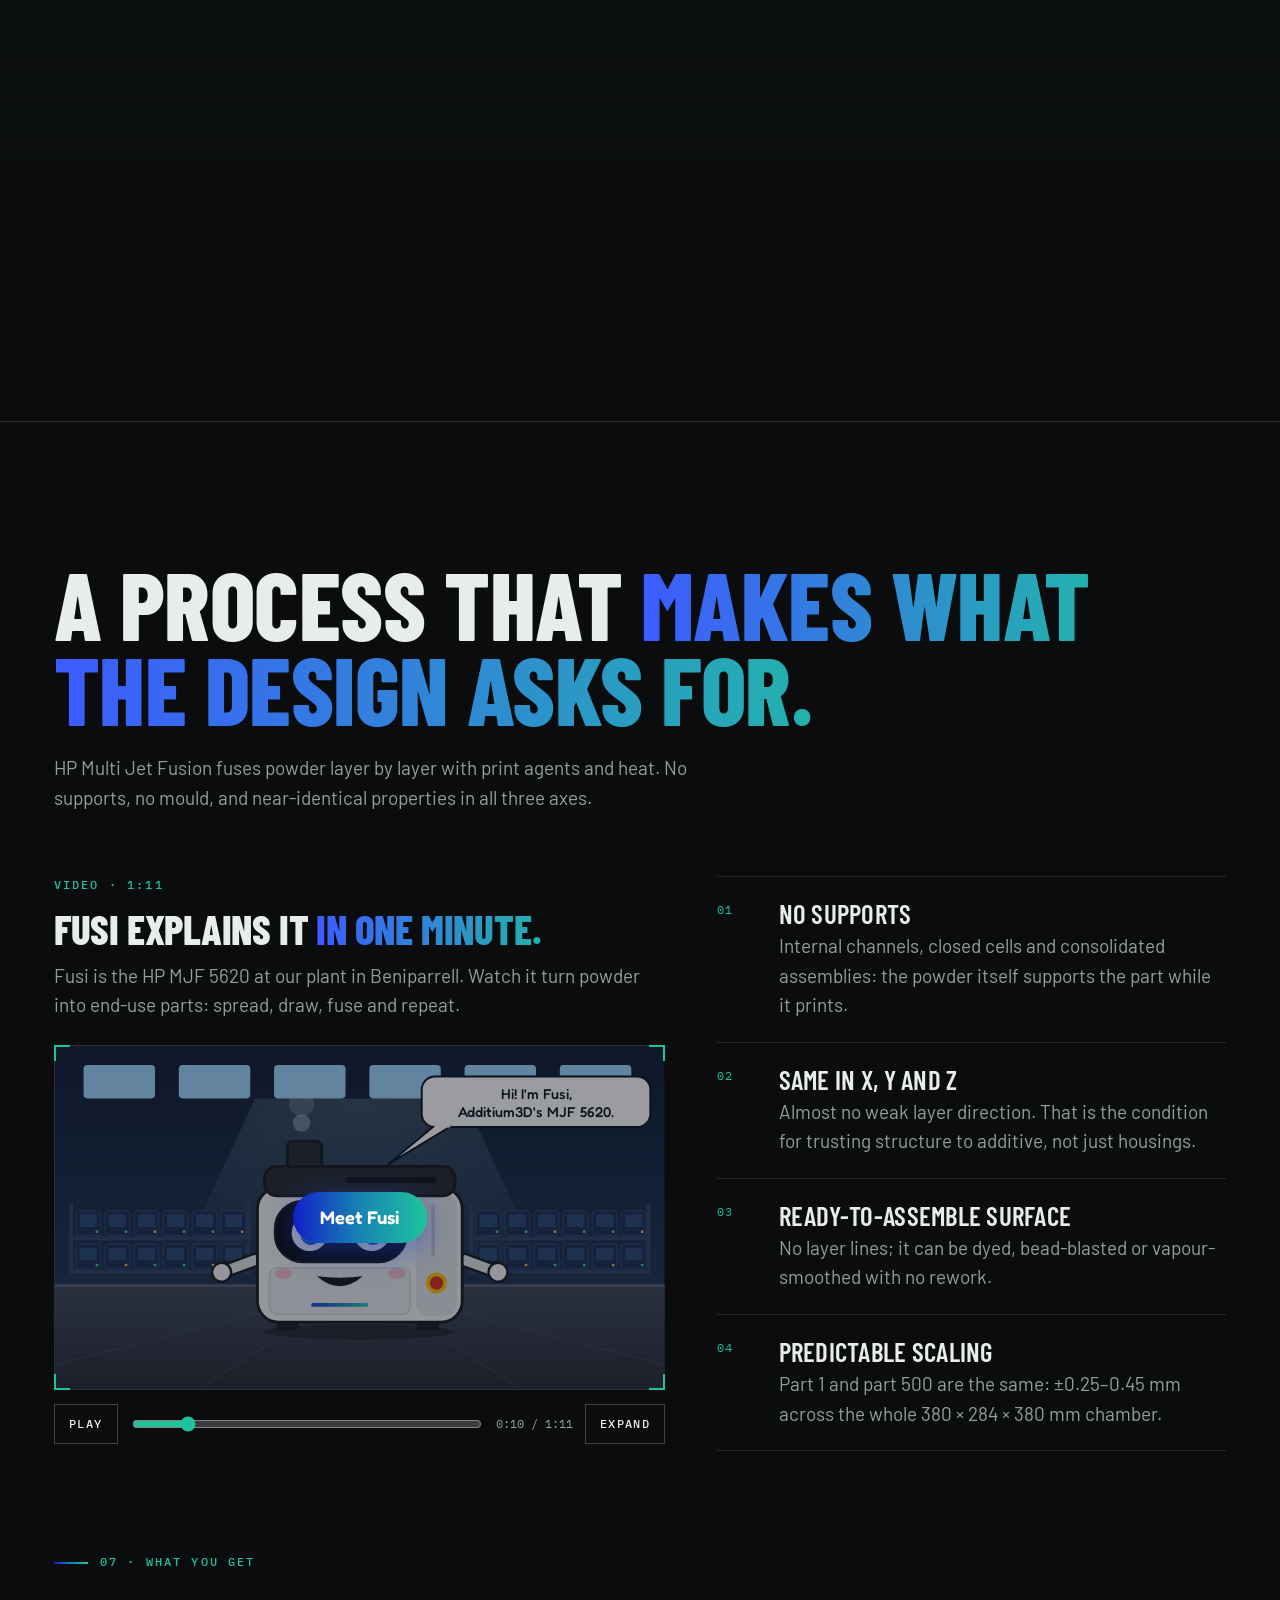
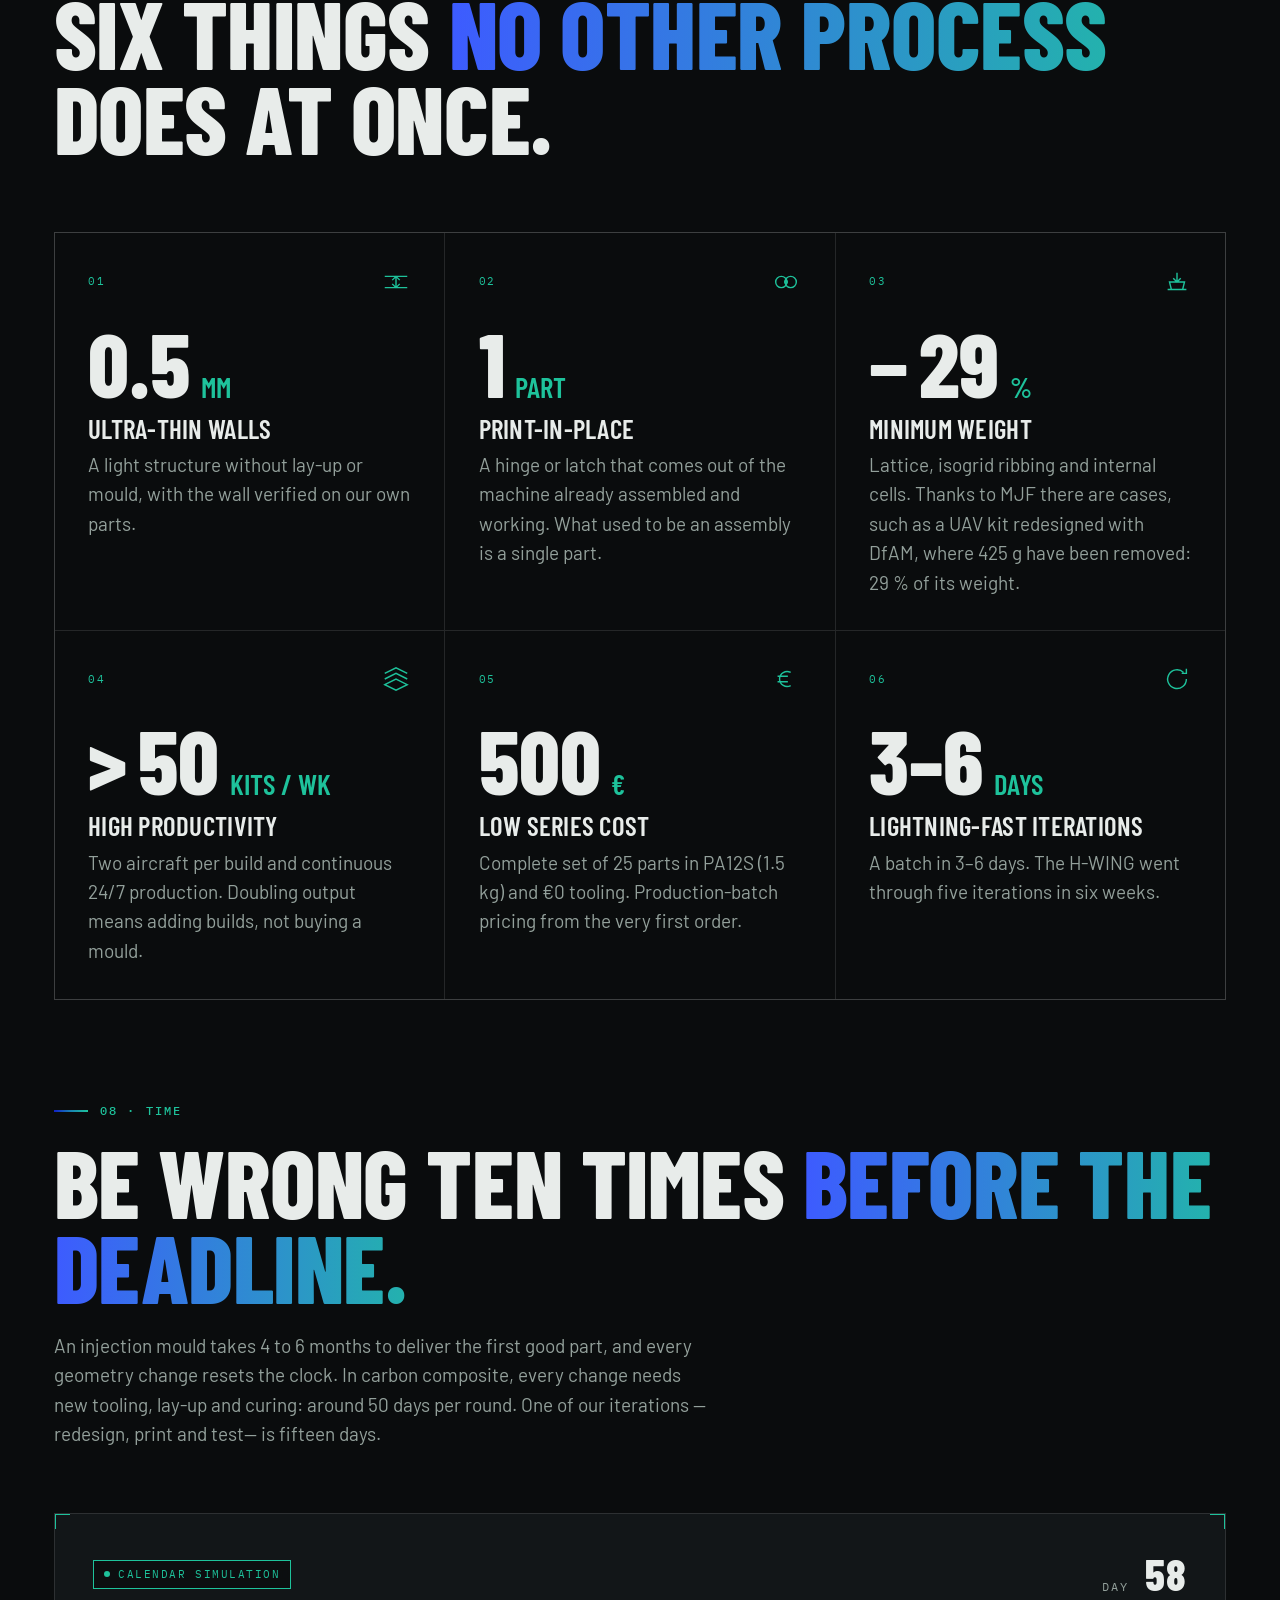
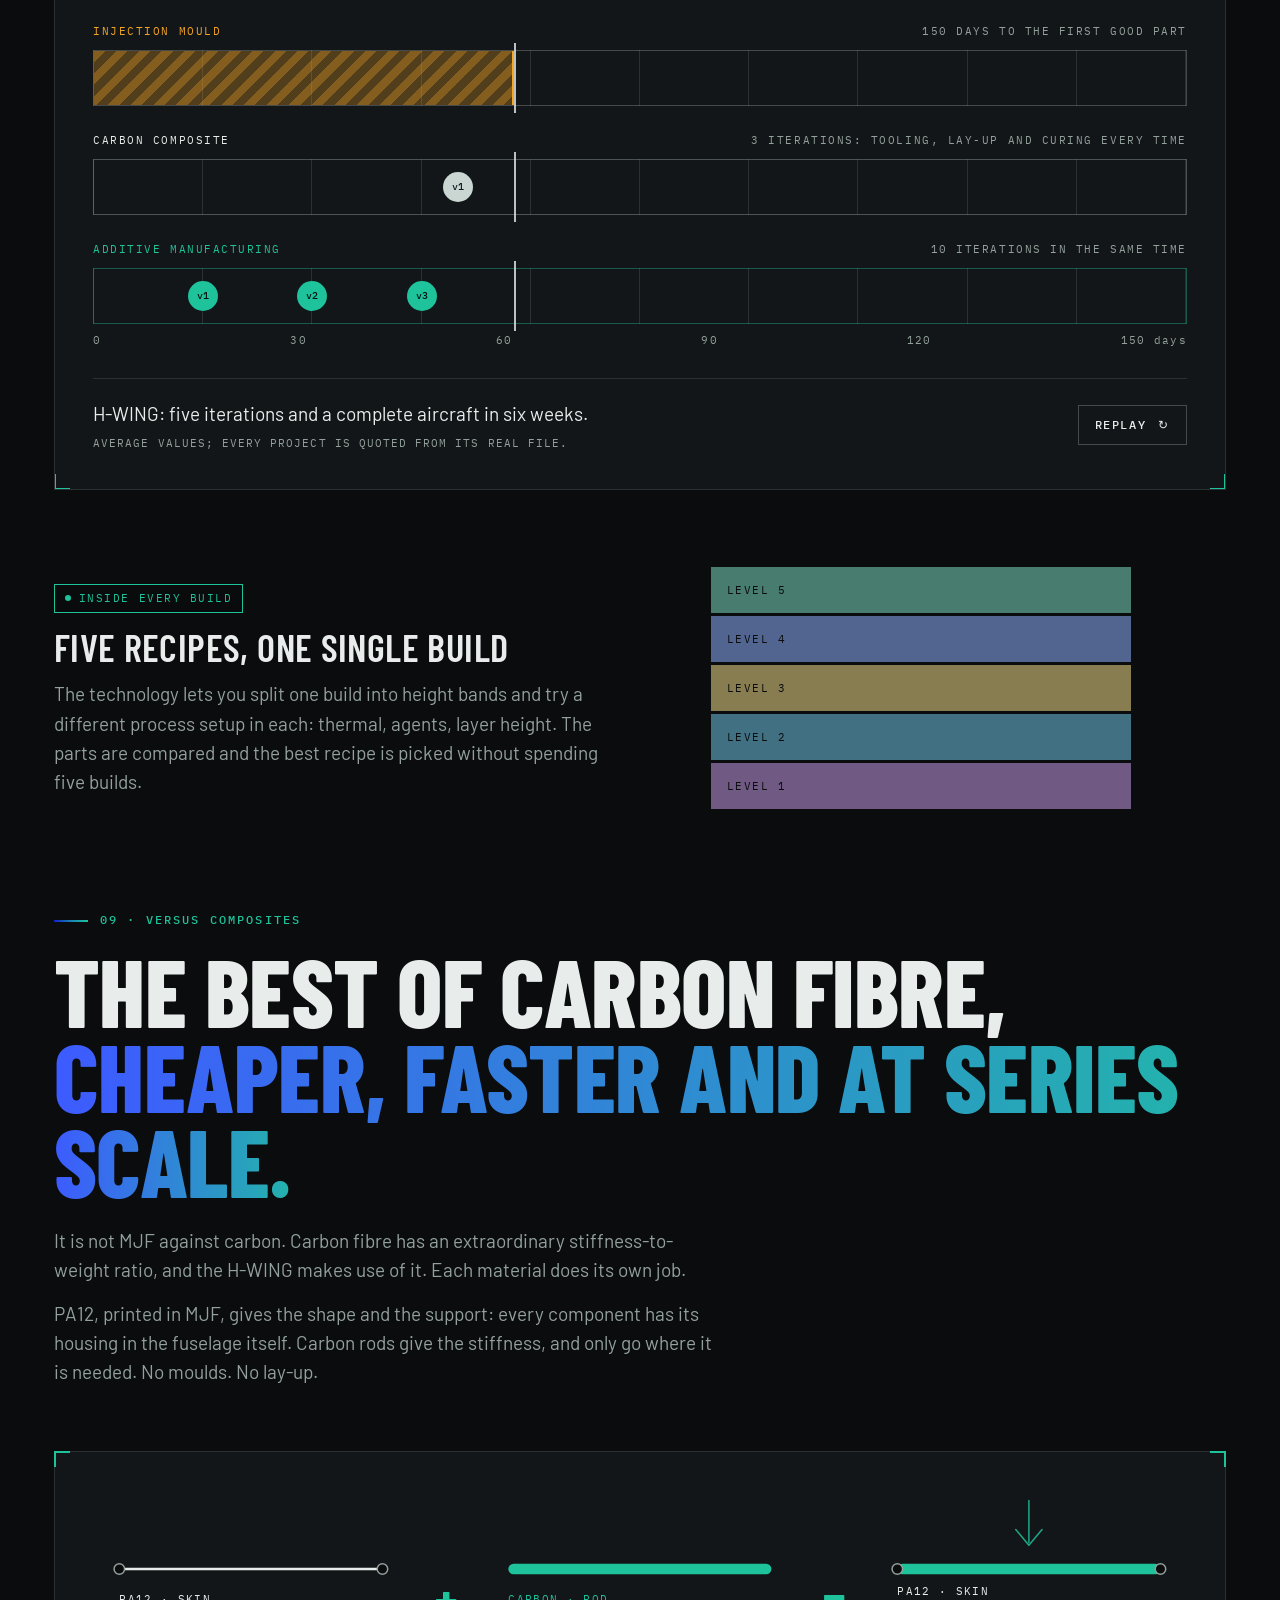
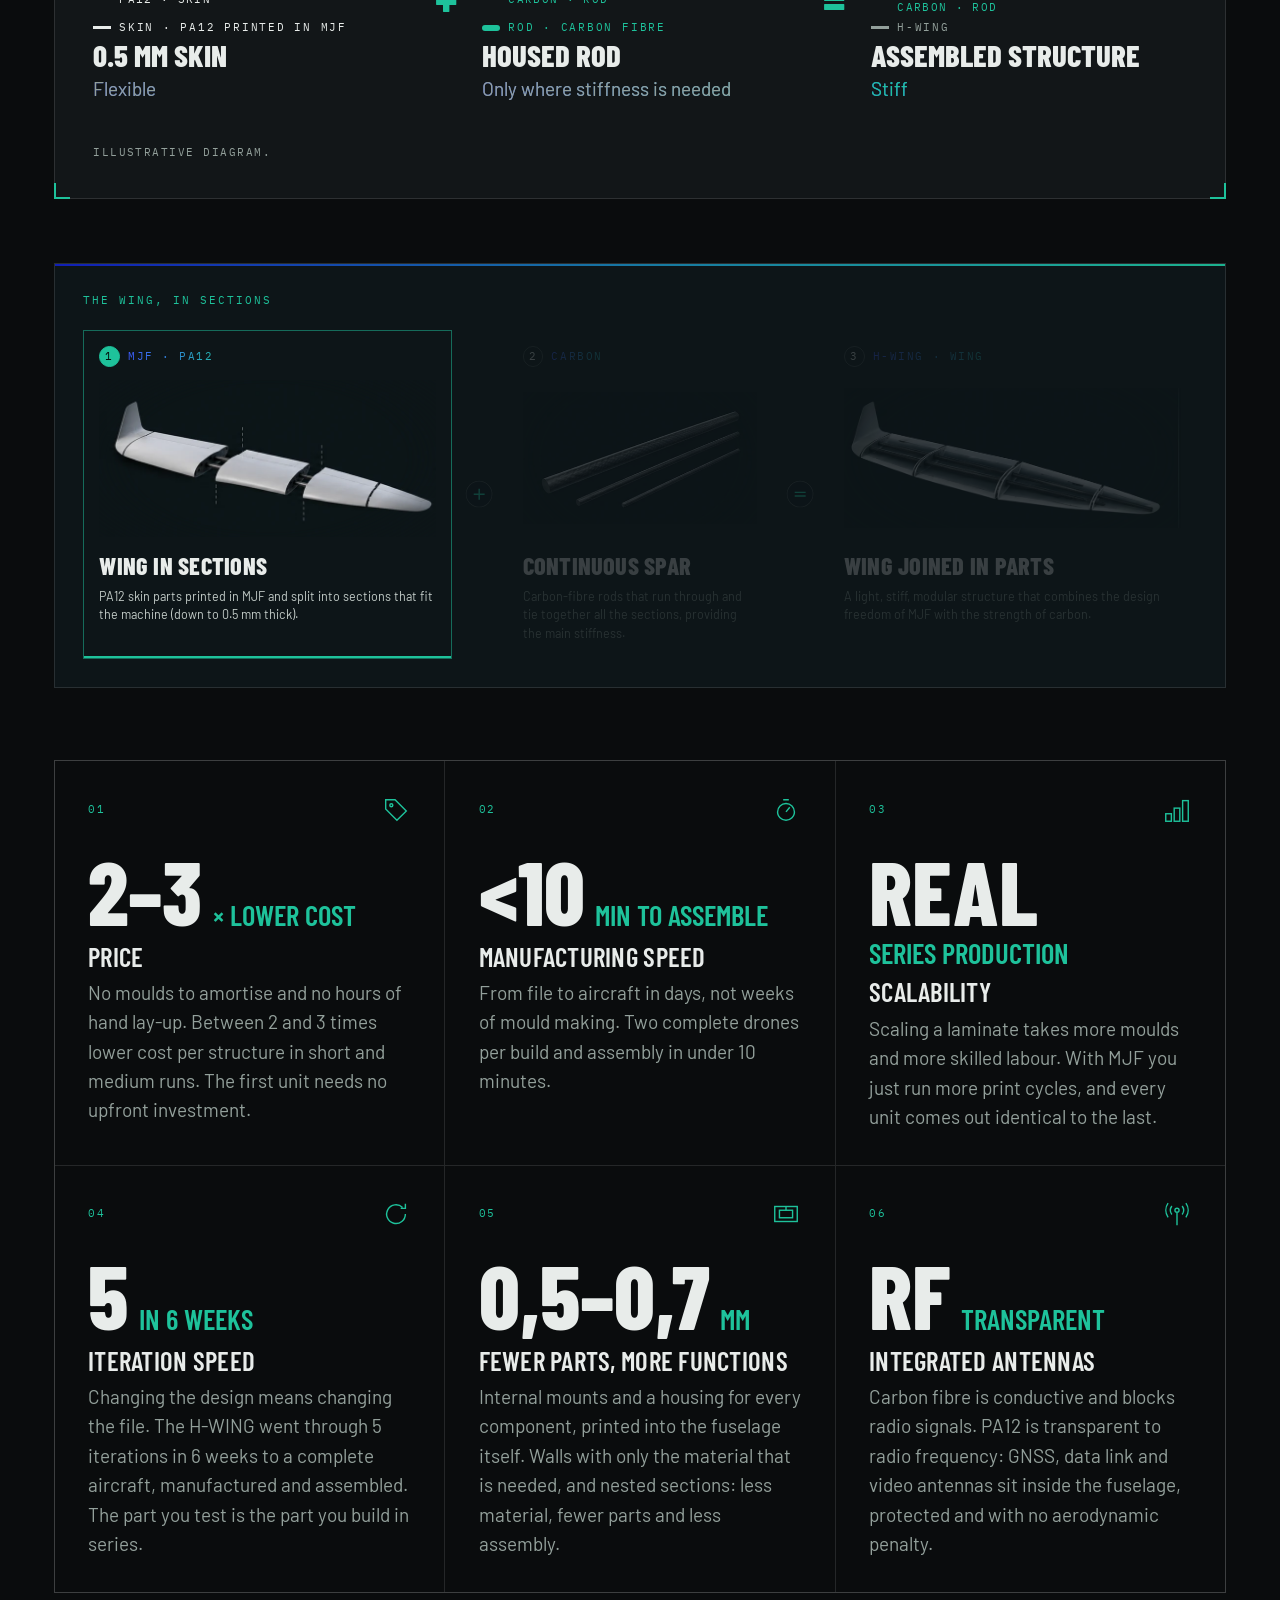
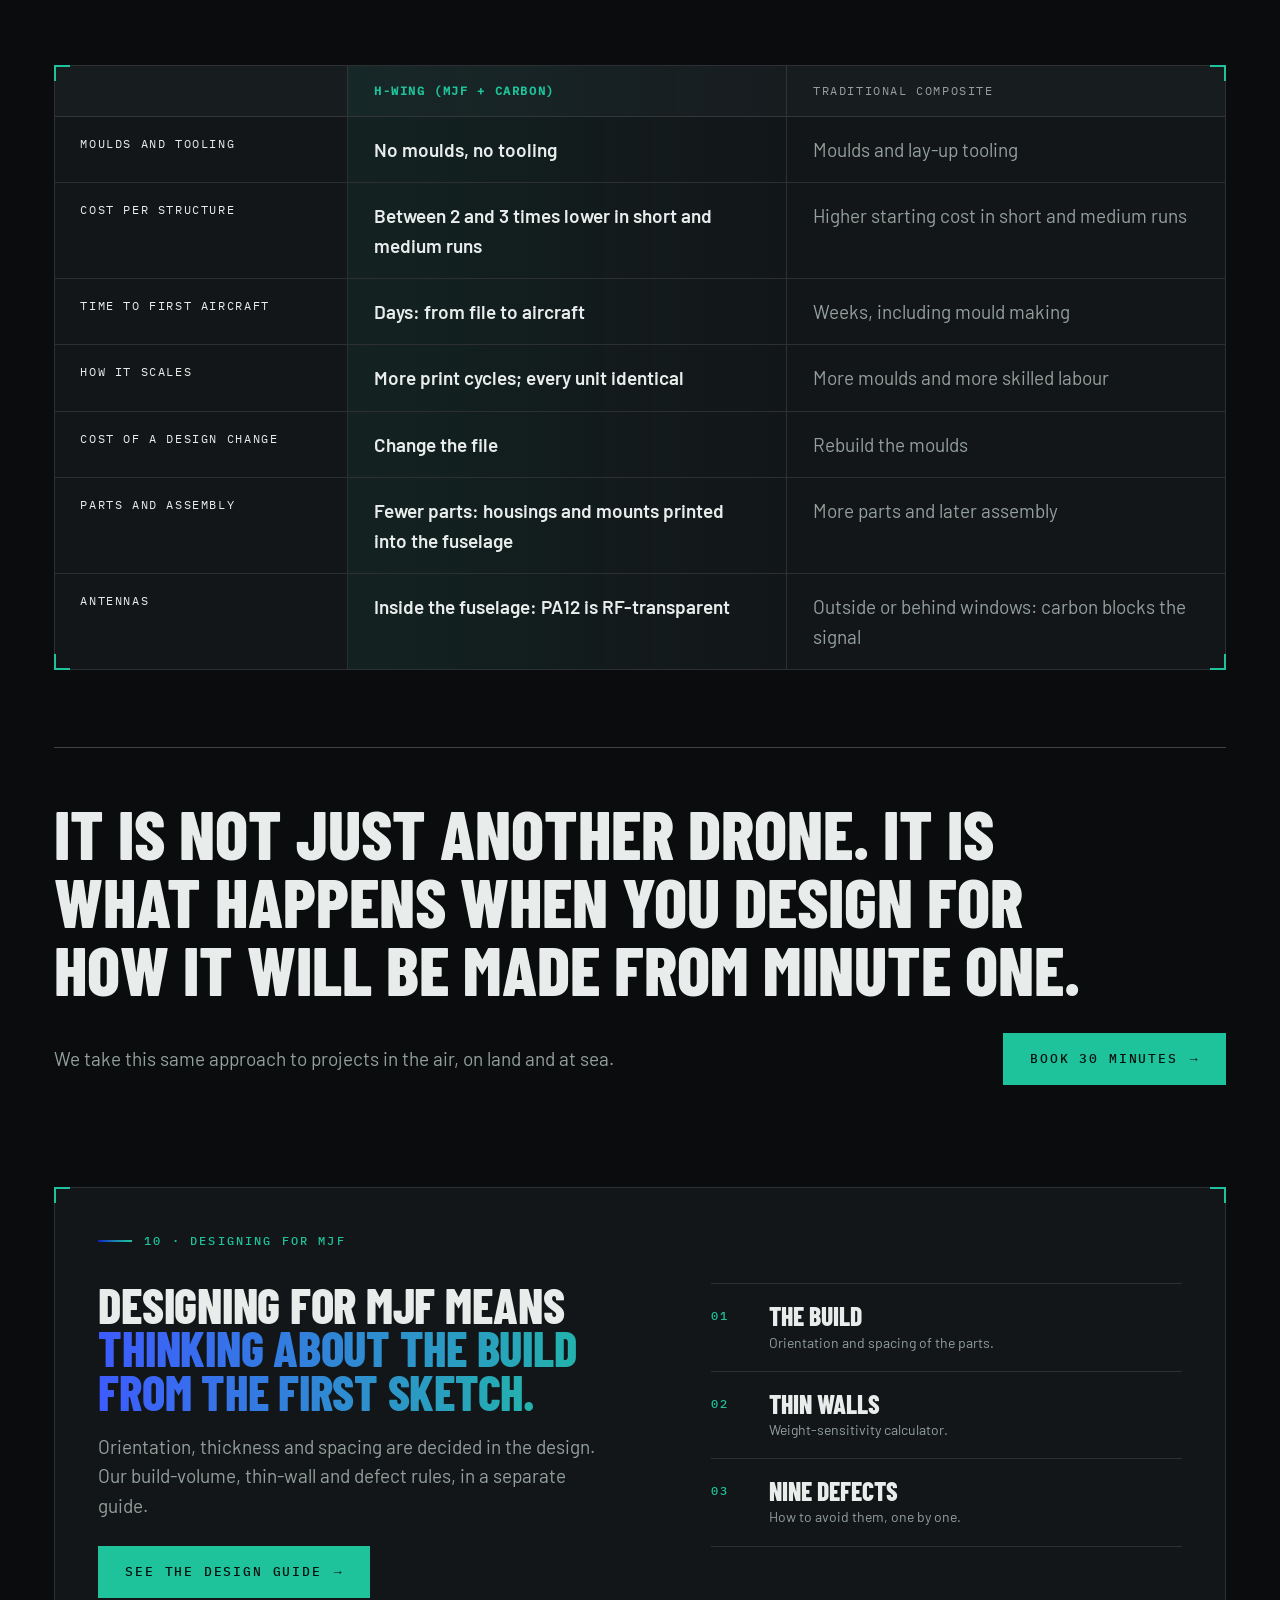
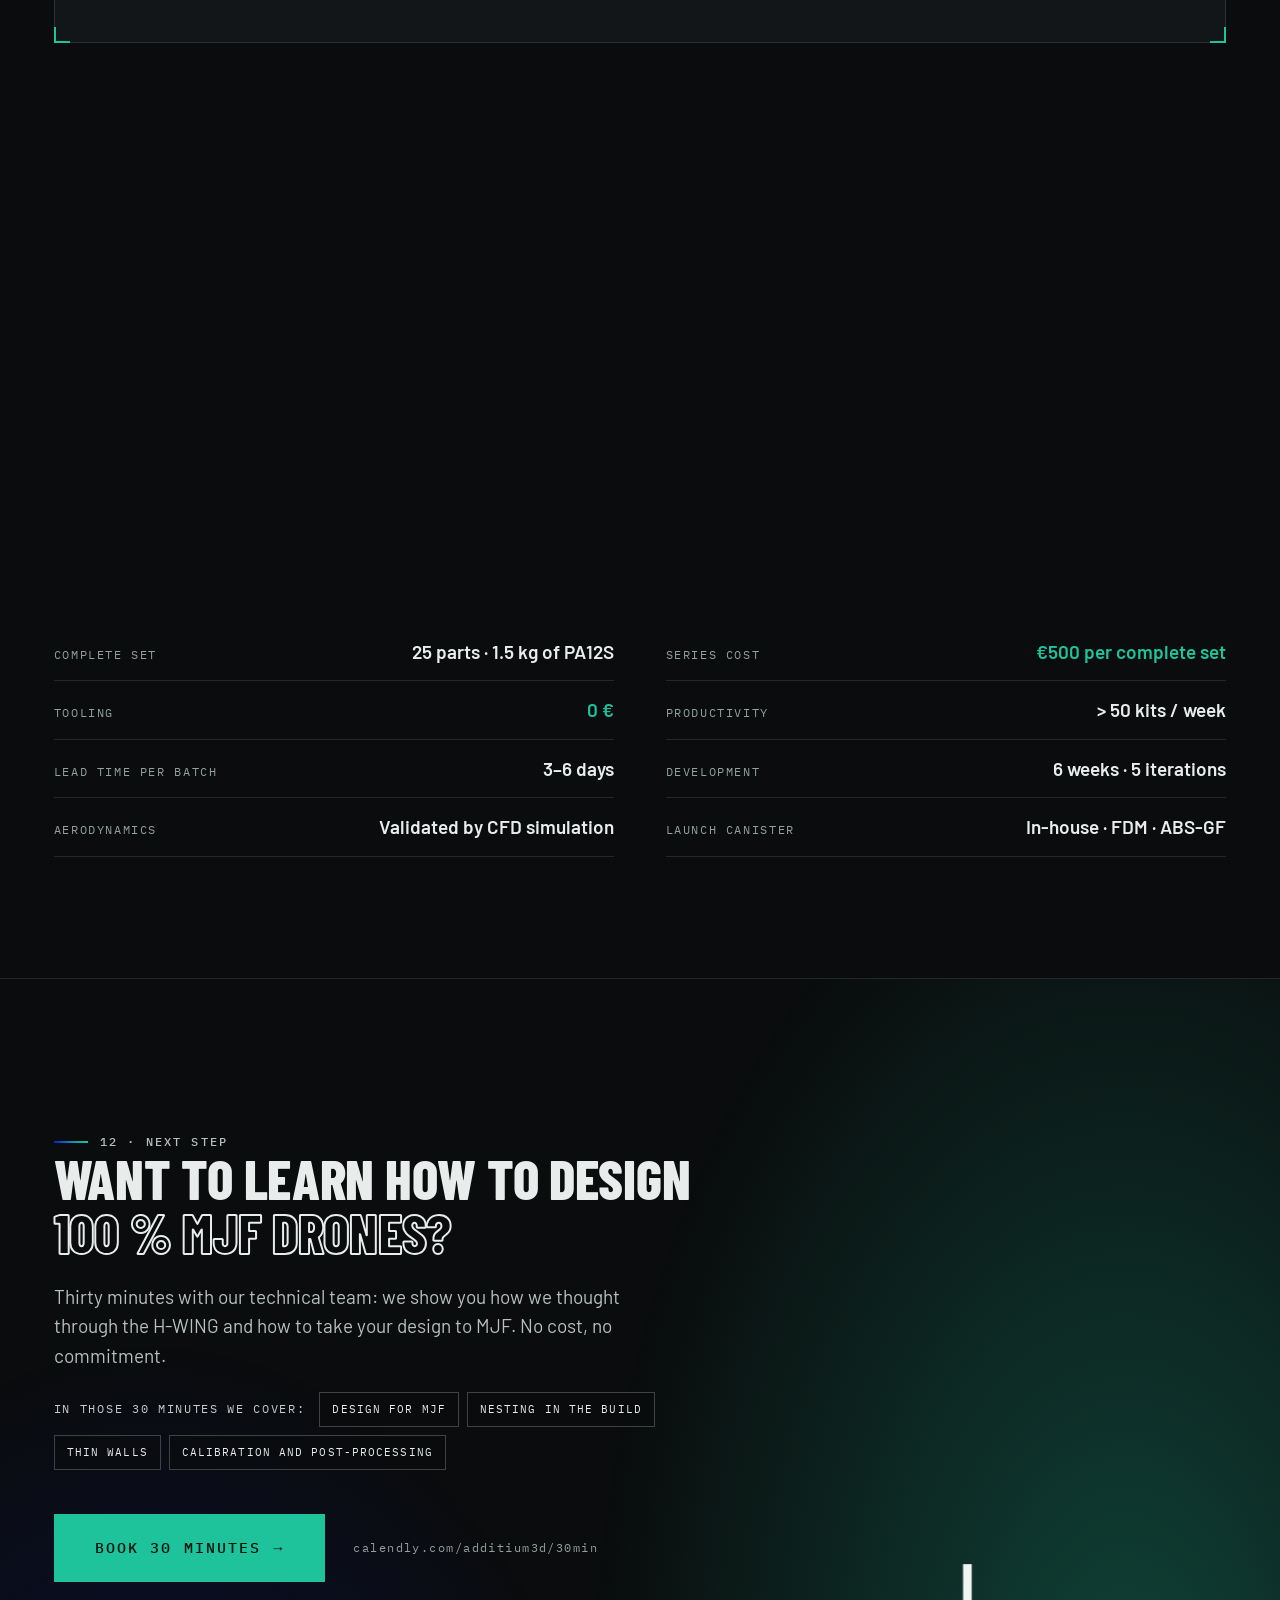
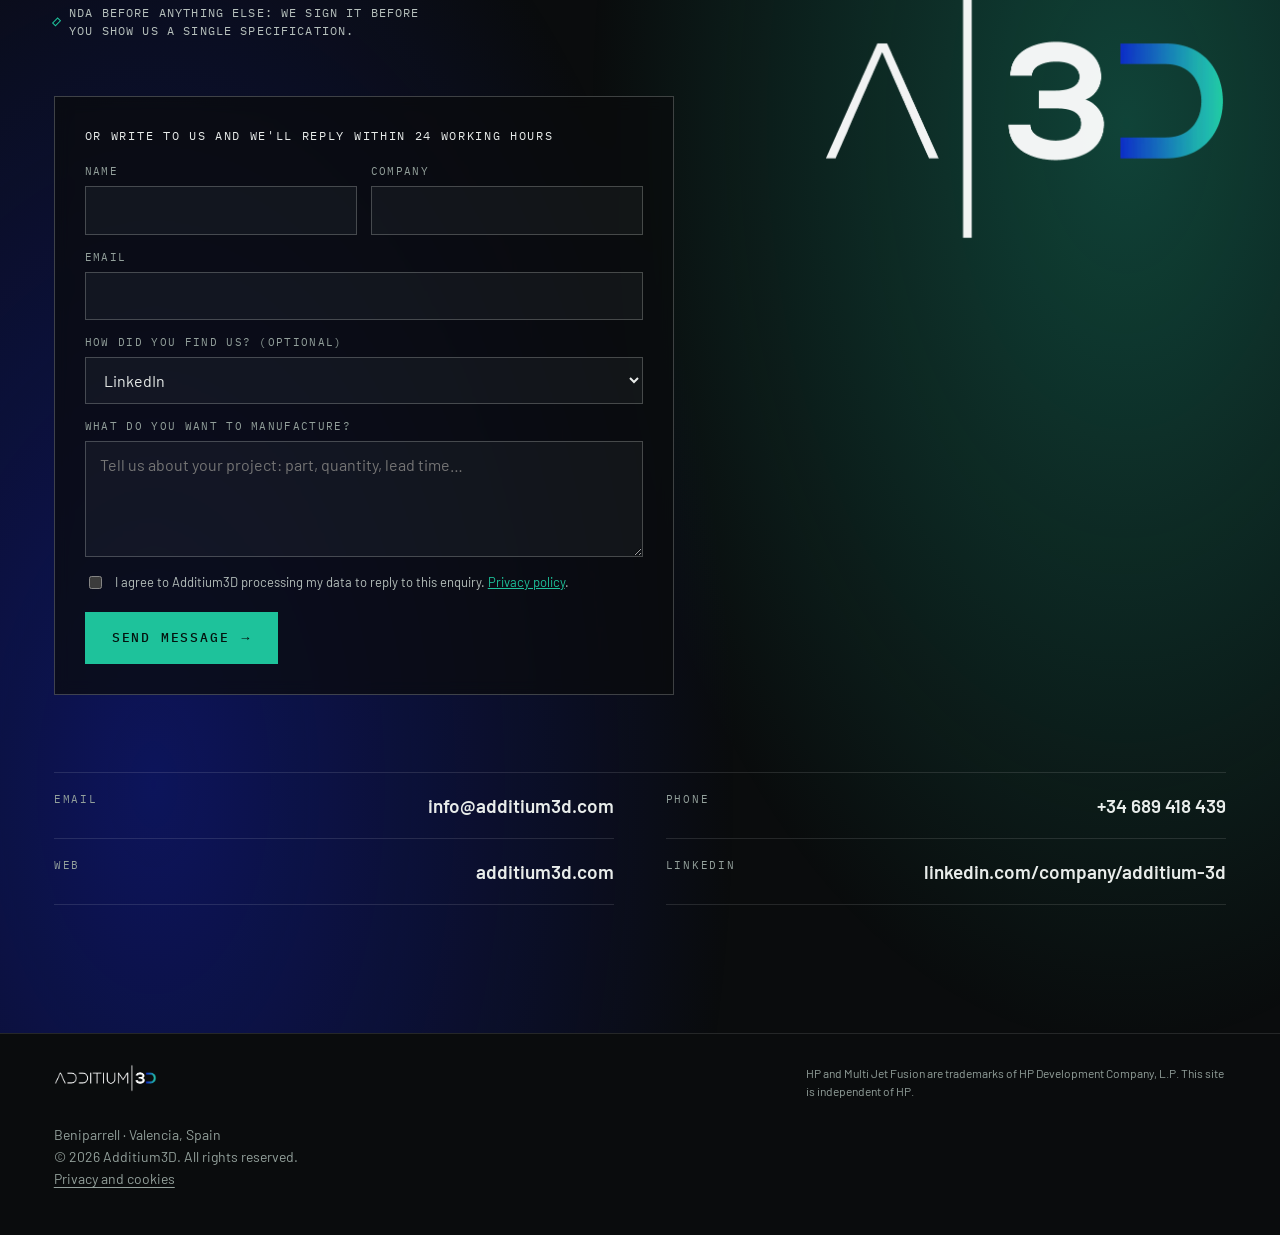
<file: linkedin/index.html>
<!doctype html>
<html lang="en"><head><meta charset="utf-8"><meta name="viewport" content="width=device-width,initial-scale=1">
<title>H-WING · Additium3D</title>
<meta name="robots" content="noindex,follow"><link rel="canonical" href="https://dronesmjf.com/">
<meta http-equiv="refresh" content="0;url=/?utm_source=linkedin&utm_medium=social&utm_campaign=linkedin&utm_content=perfil&lang=en">
<script>location.replace("/?utm_source=linkedin&utm_medium=social&utm_campaign=linkedin&utm_content=perfil&lang=en");</script>
<style>body{margin:0;background:#0a0c0d;color:#9aa5a0;font:16px system-ui;display:grid;place-items:center;min-height:100vh}a{color:#1ec29b}</style>
</head><body><p><a href="/?utm_source=linkedin&utm_medium=social&utm_campaign=linkedin&utm_content=perfil&lang=en">dronesmjf.com →</a></p></body></html>
</file>
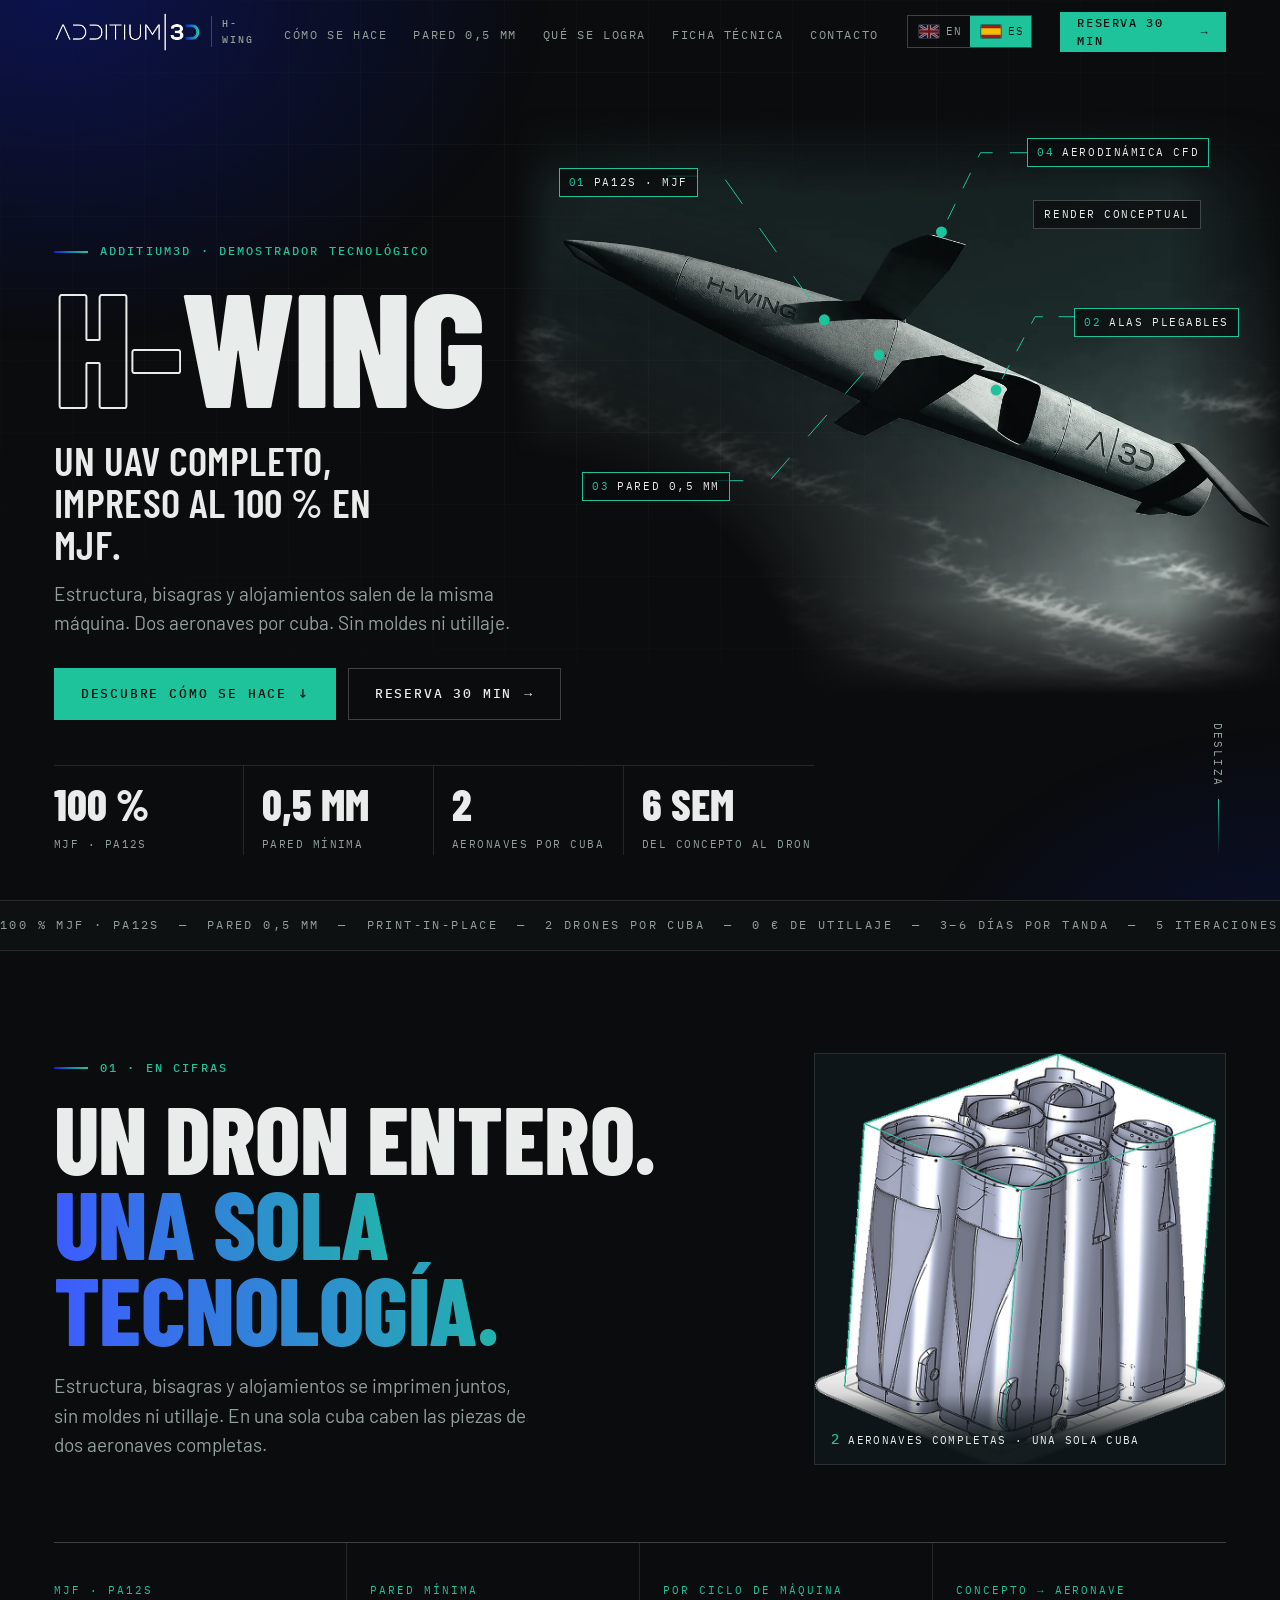
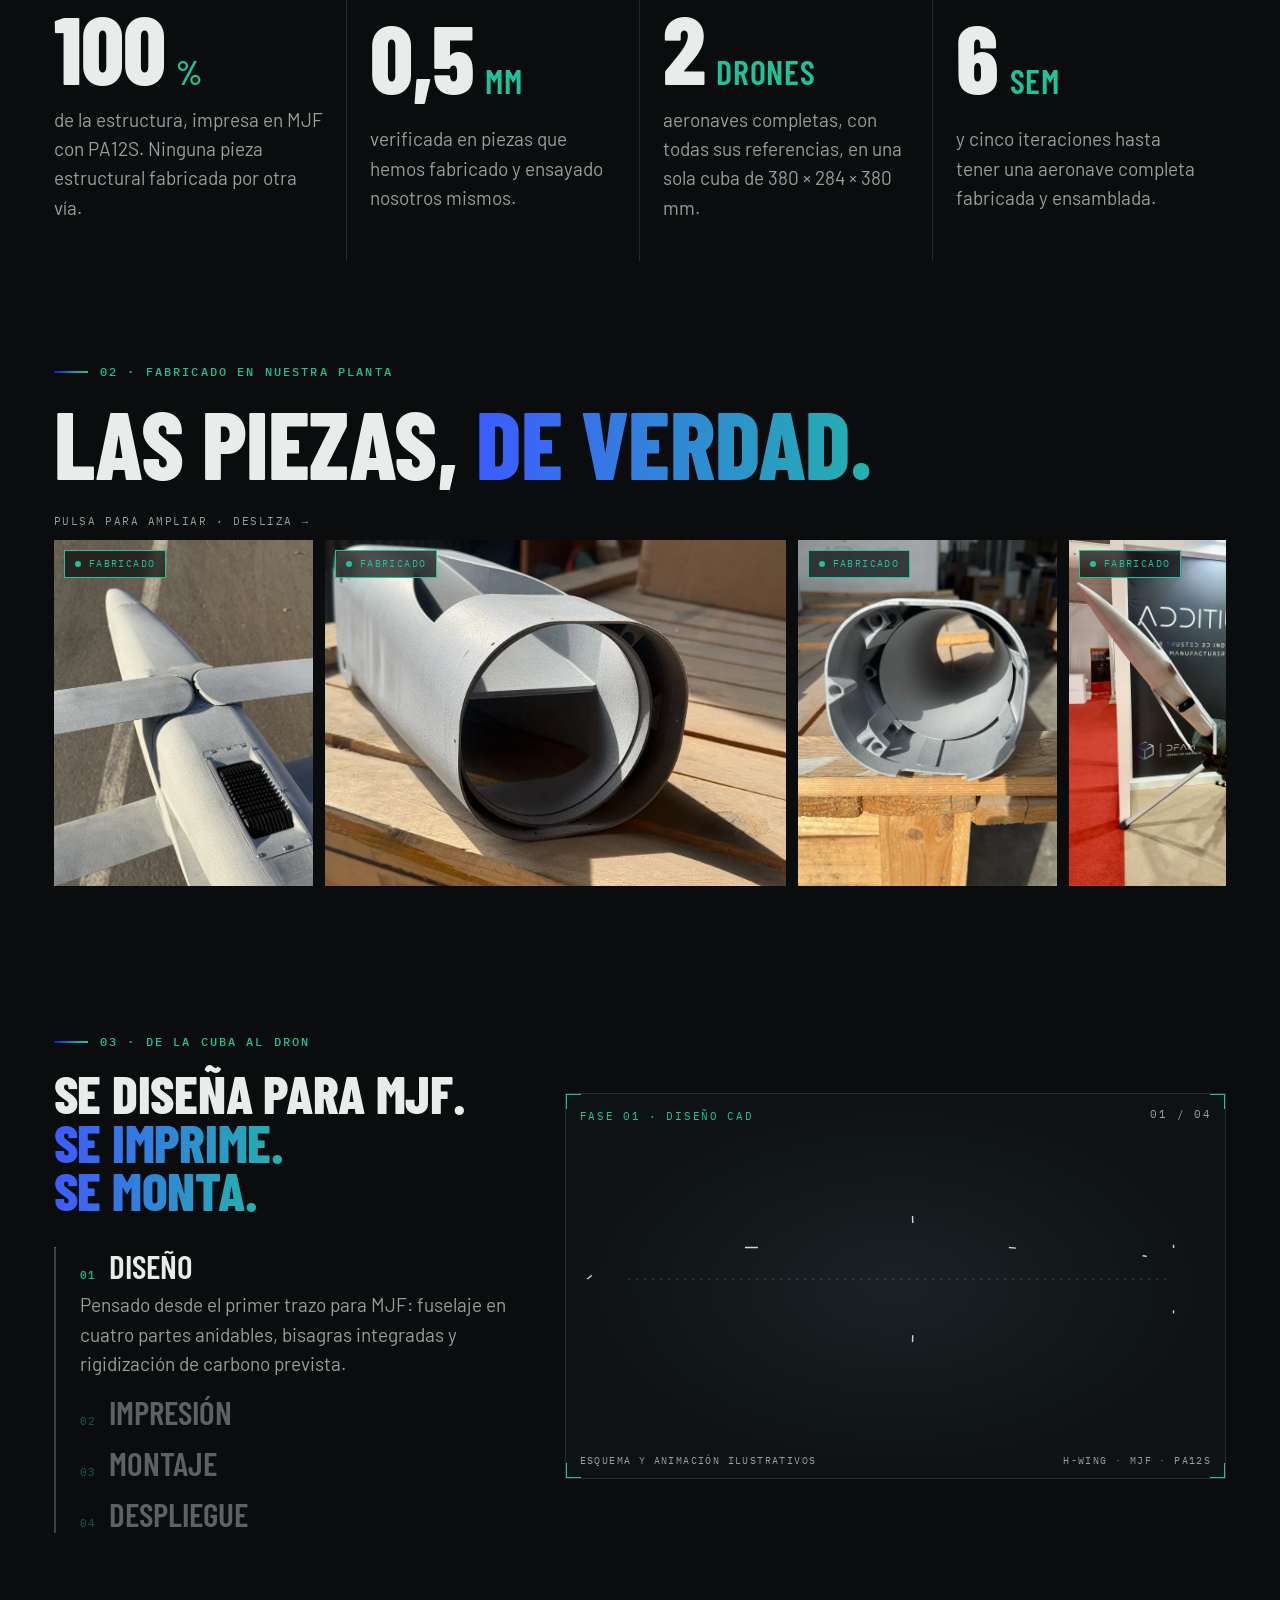
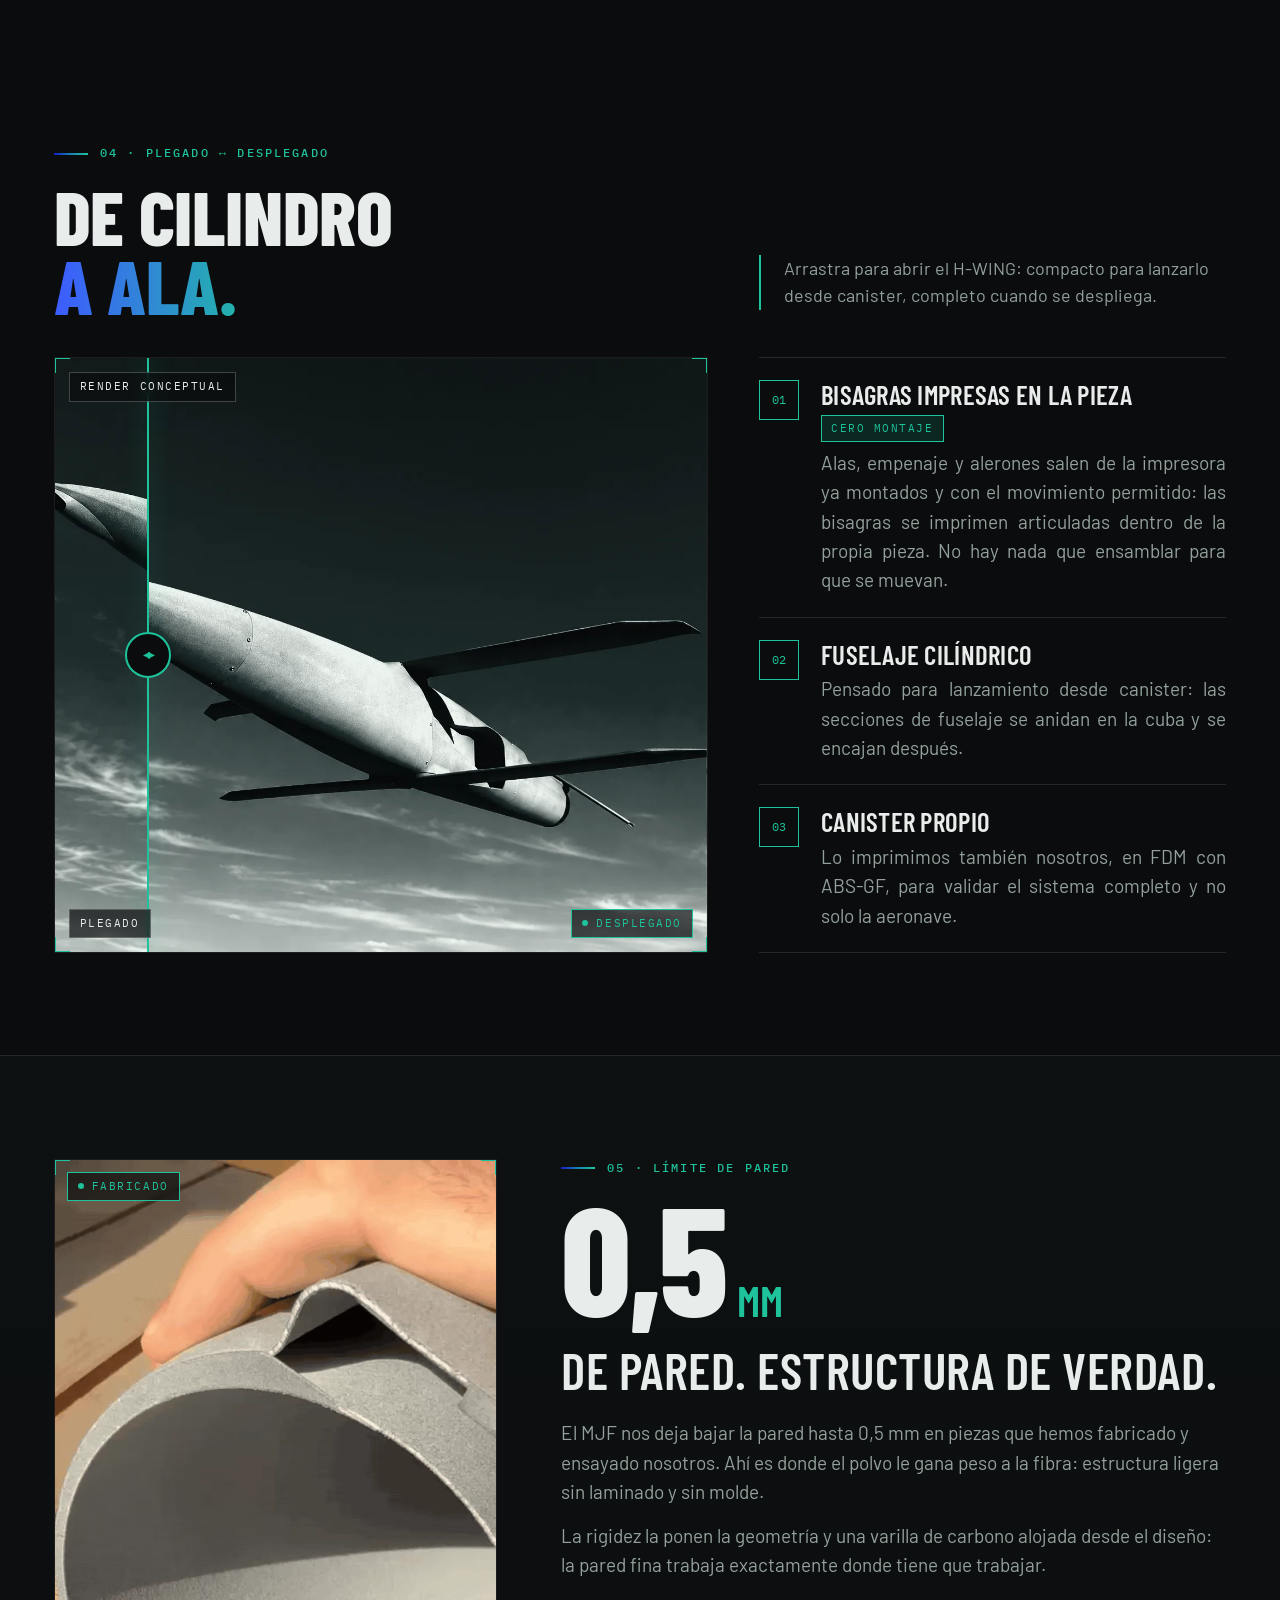
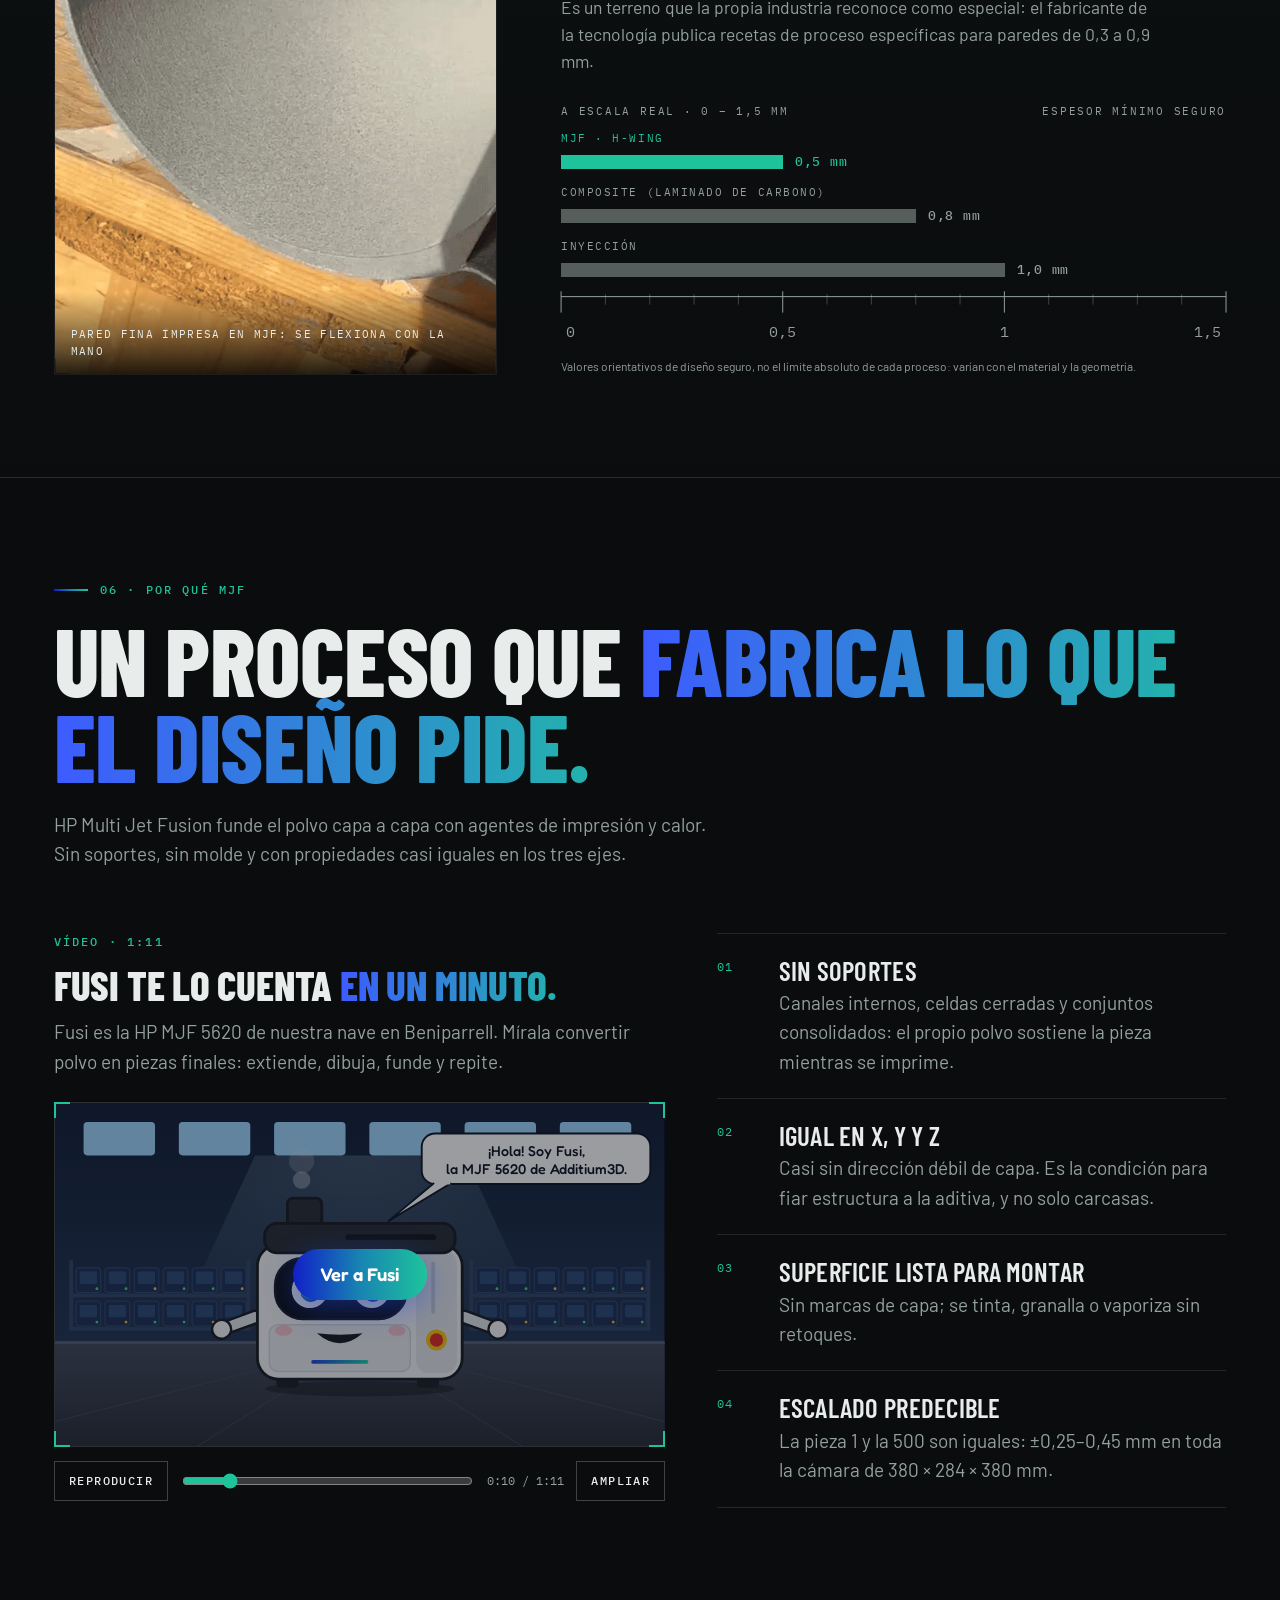
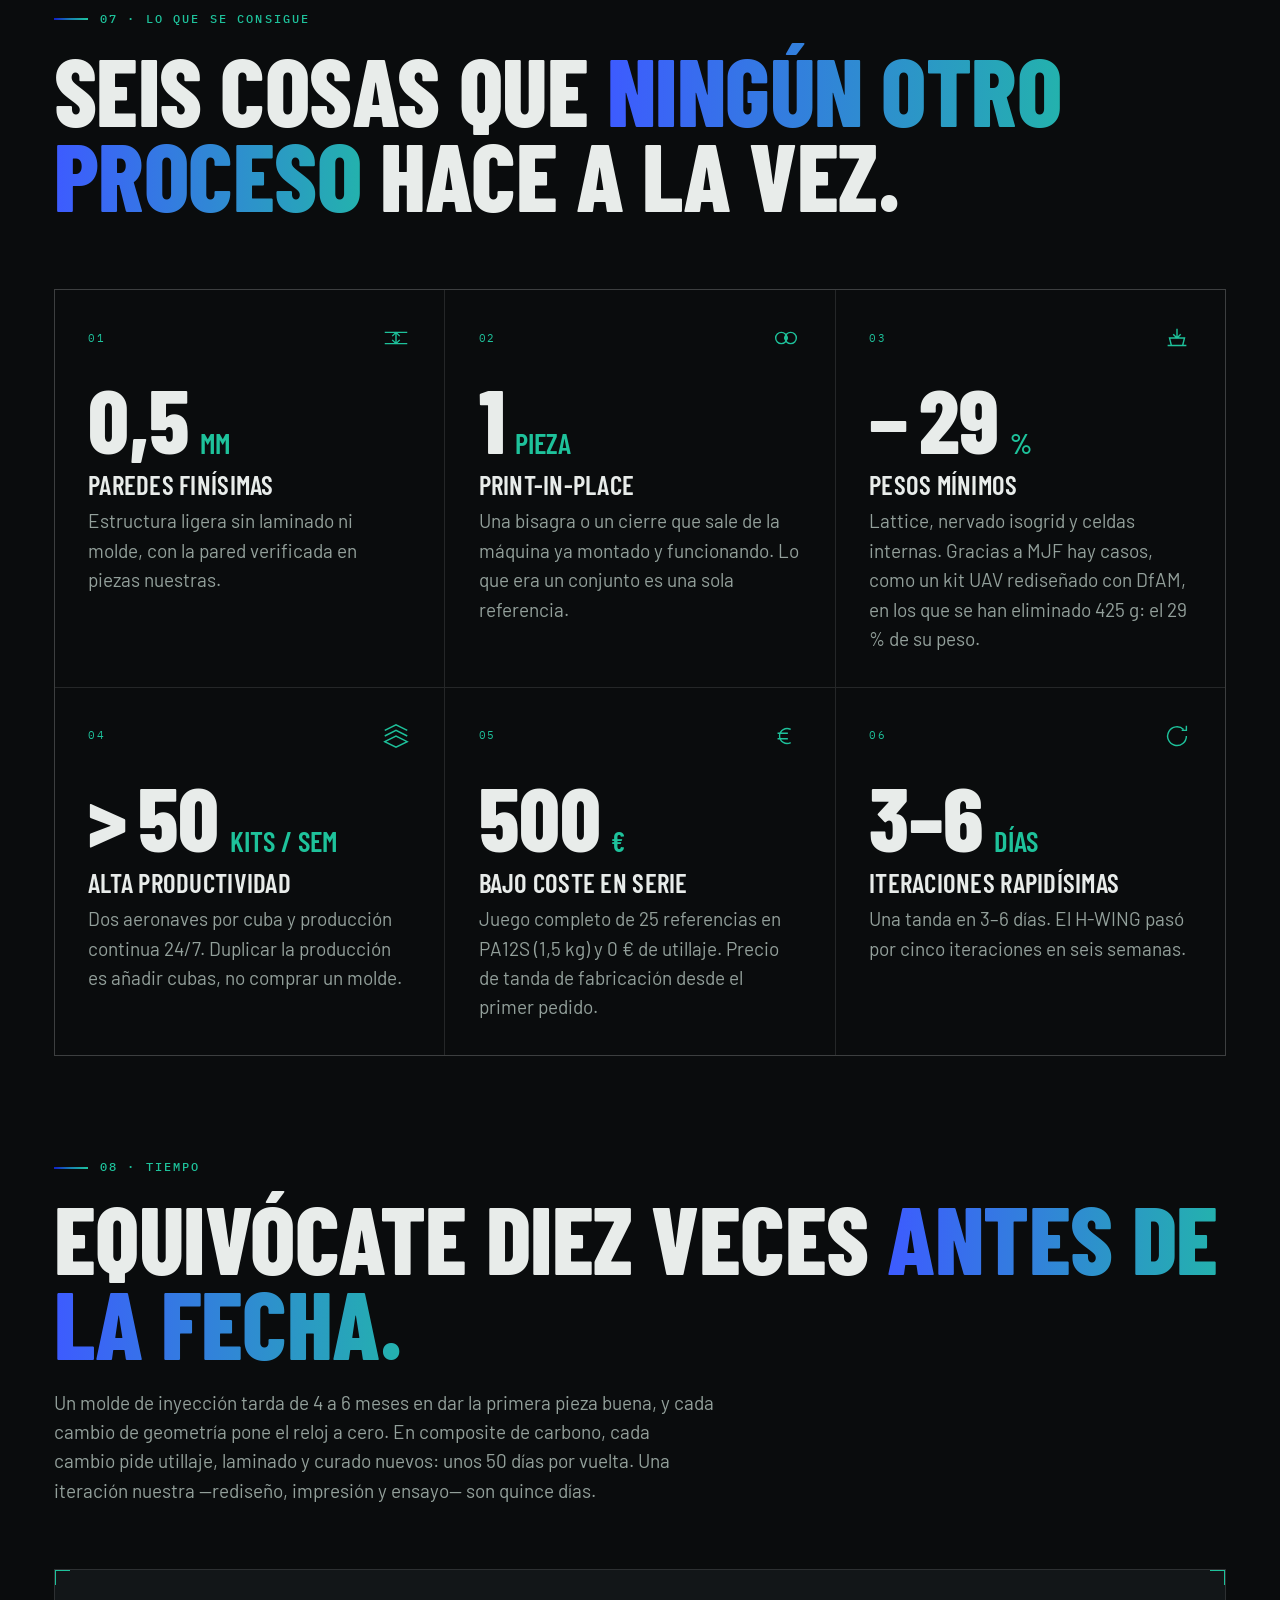
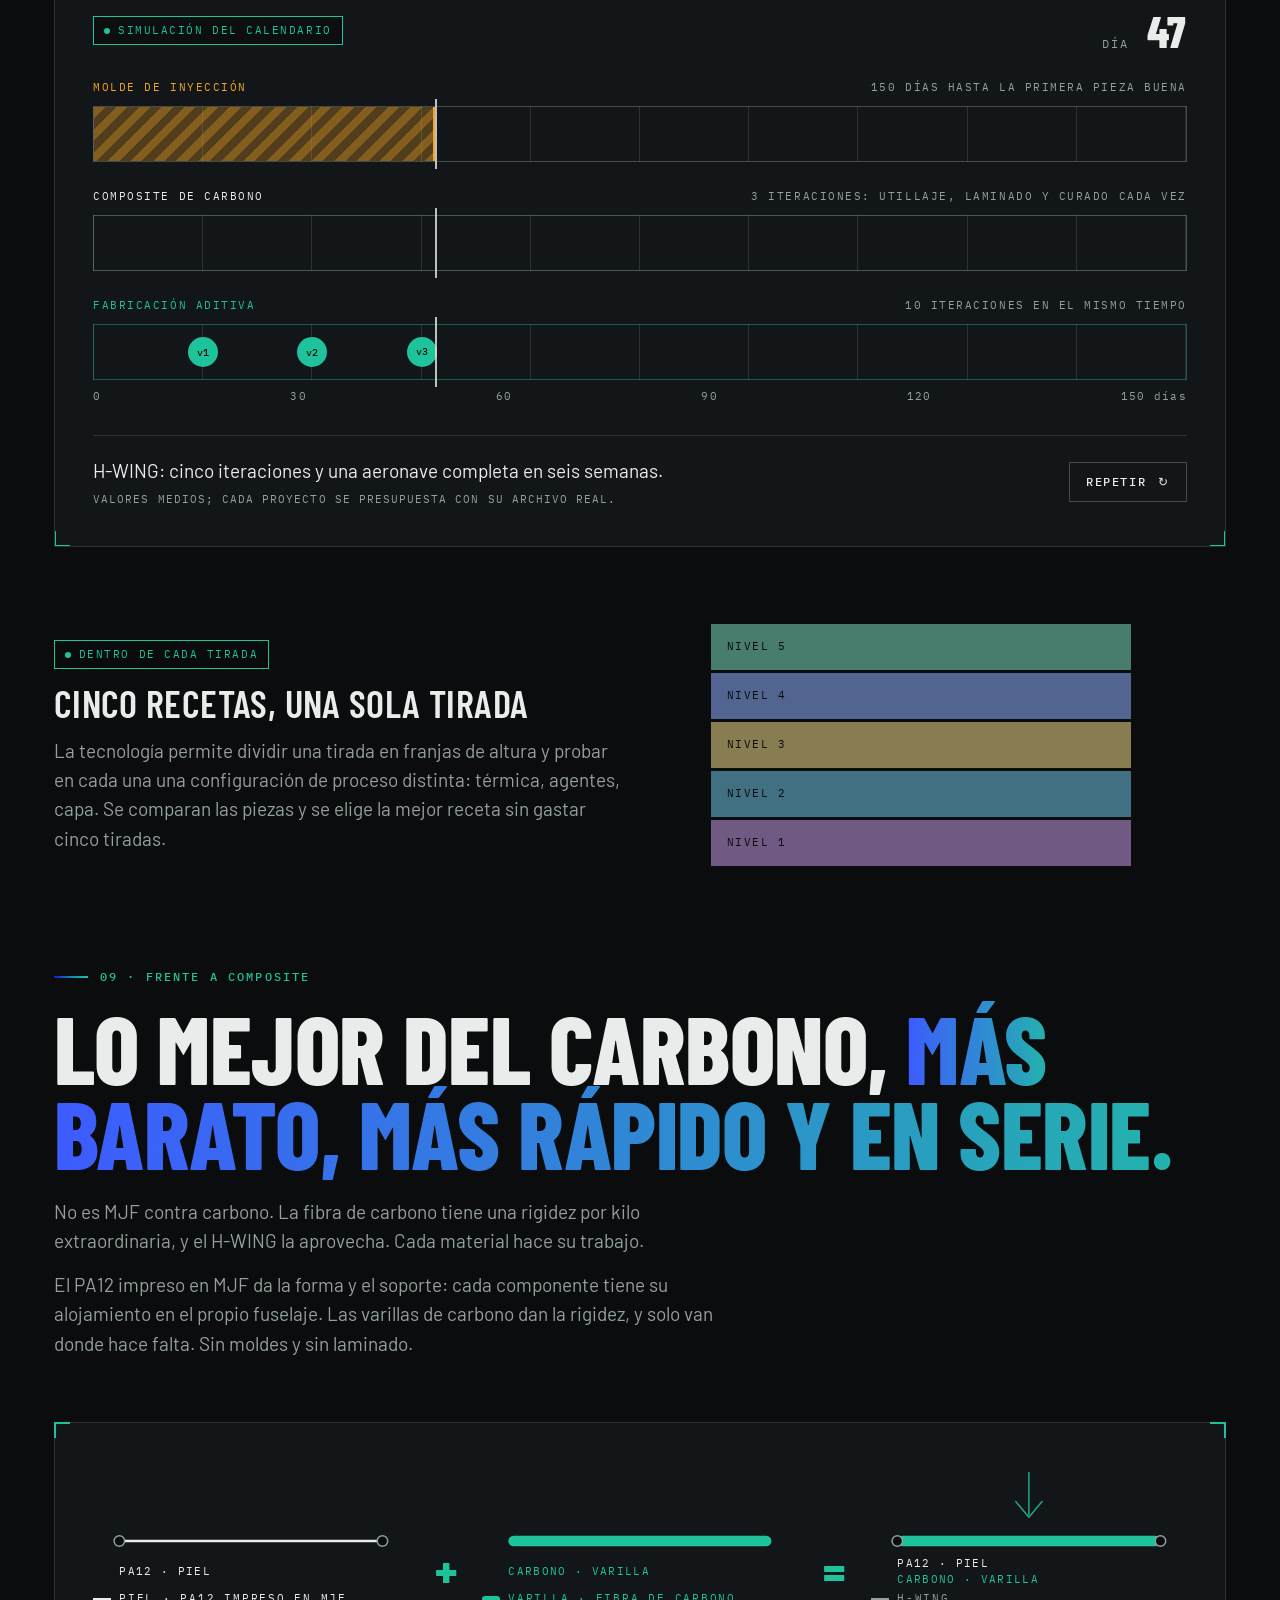
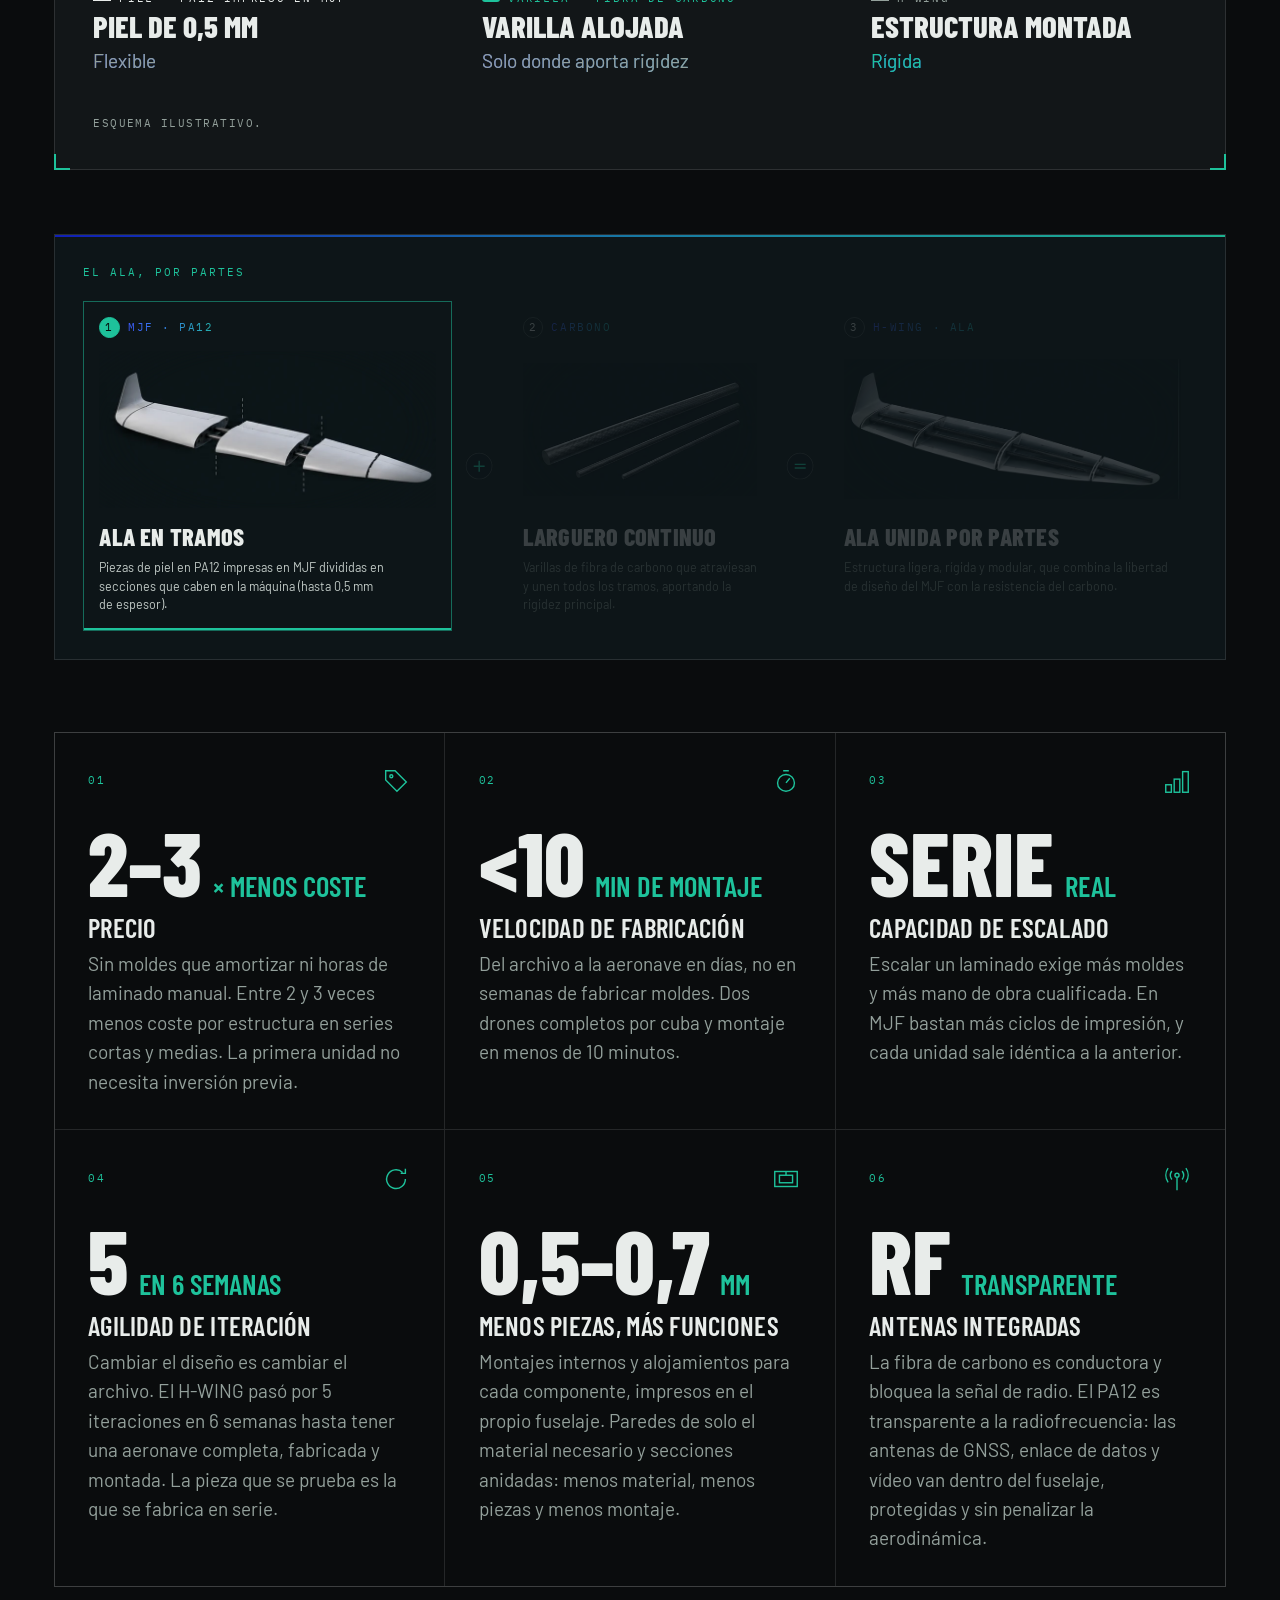
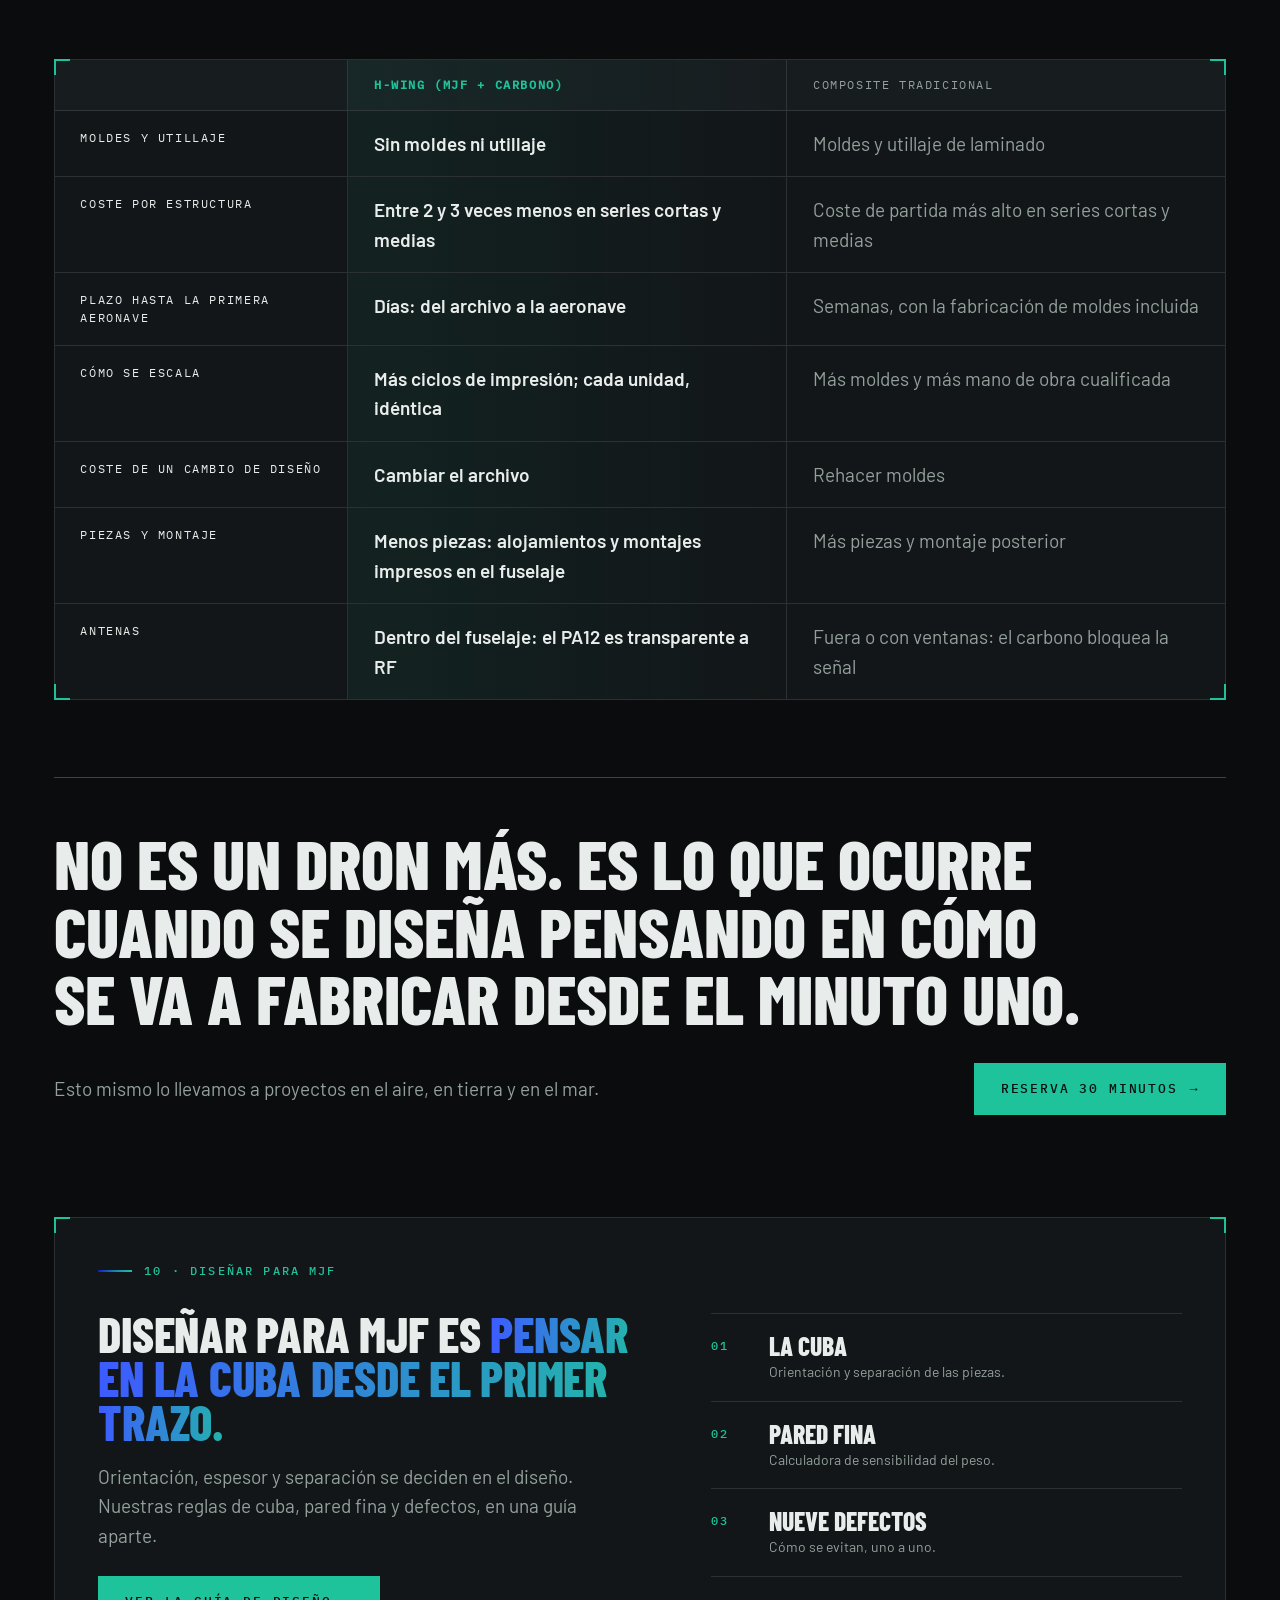
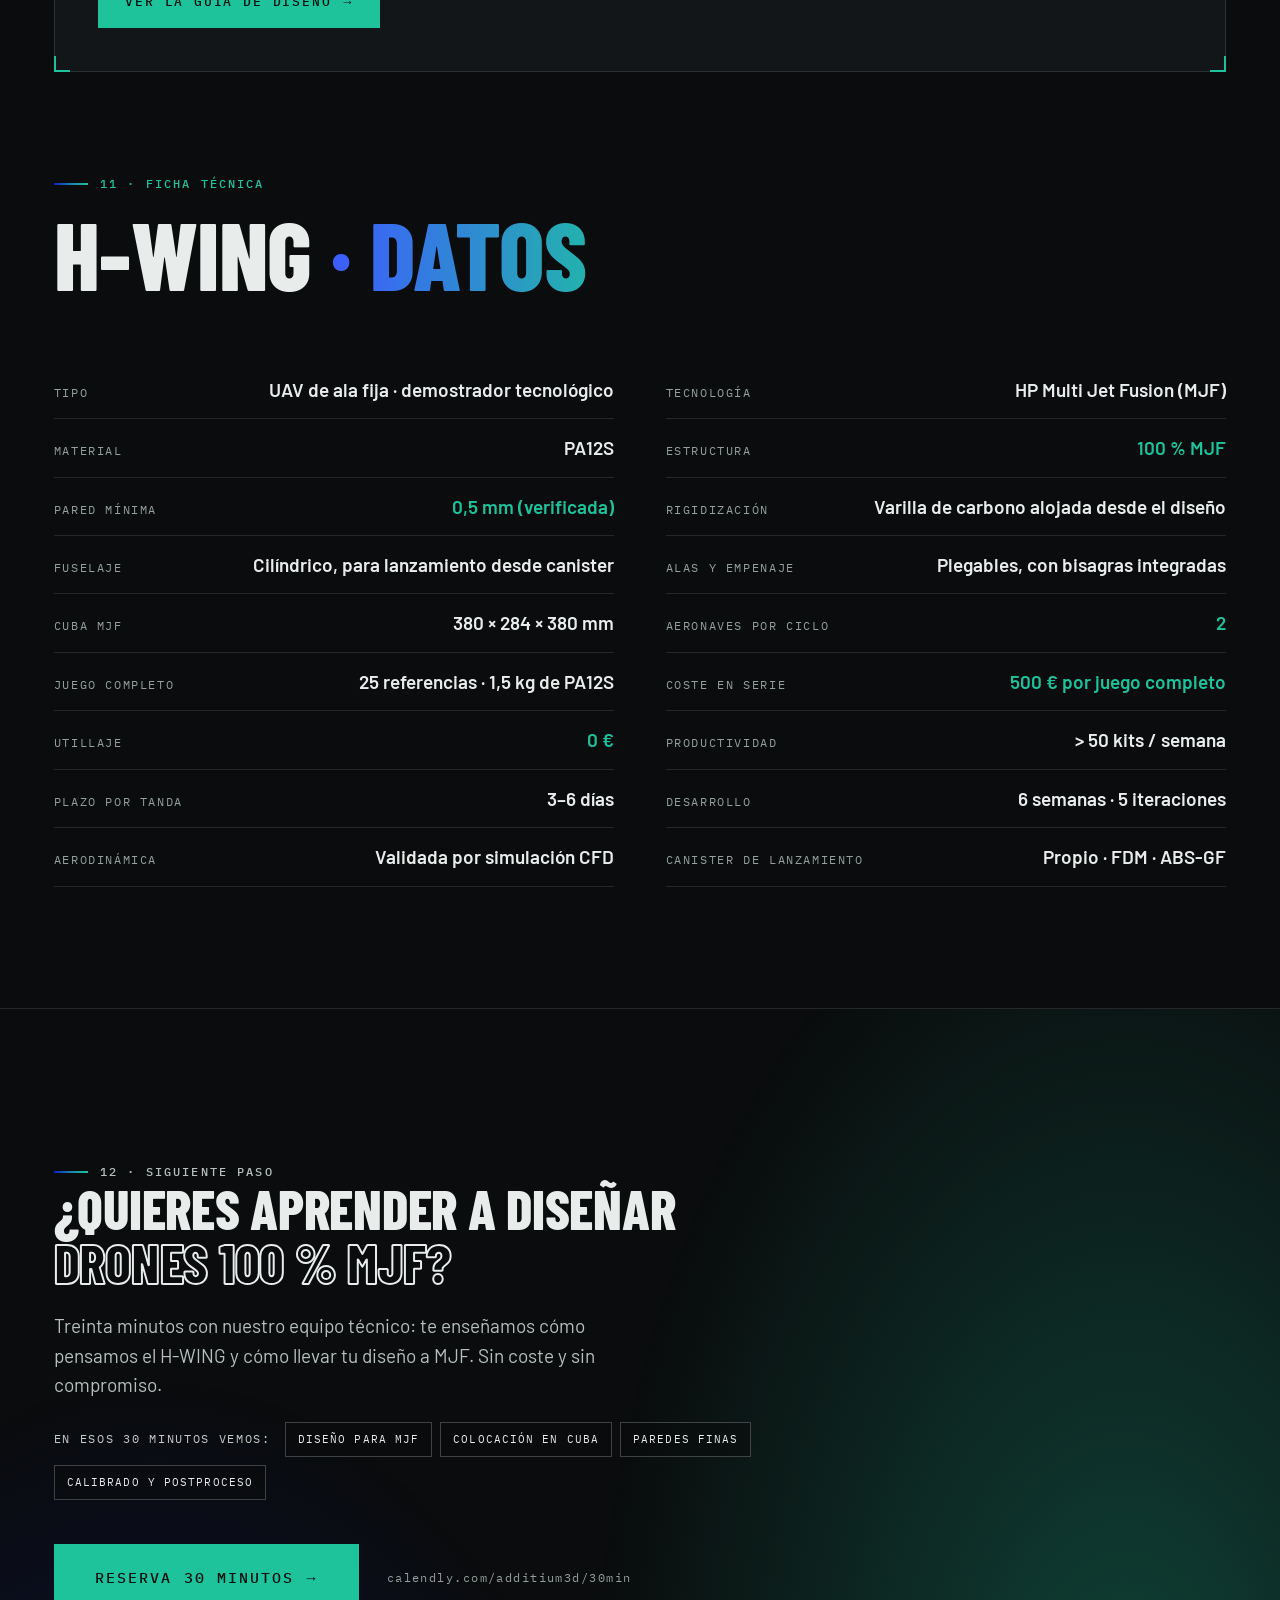
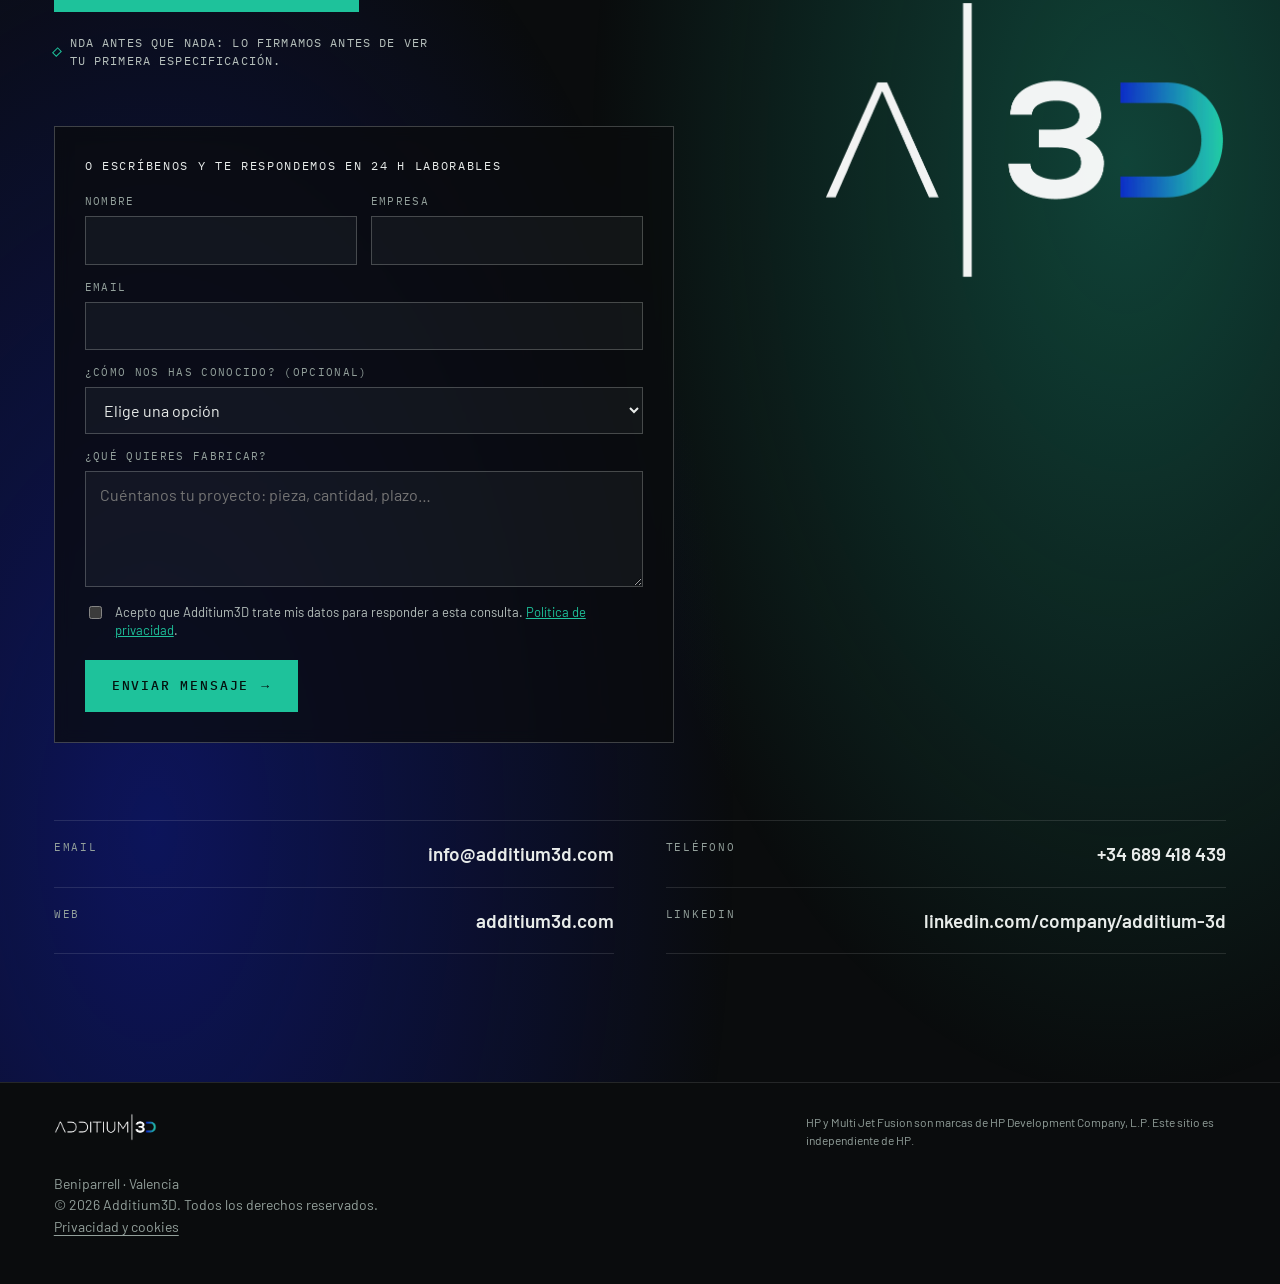
<file: prensa/index.html>
<!doctype html>
<html lang="es"><head><meta charset="utf-8"><meta name="viewport" content="width=device-width,initial-scale=1">
<title>H-WING · Additium3D</title>
<meta name="robots" content="noindex,follow"><link rel="canonical" href="https://dronesmjf.com/">
<meta http-equiv="refresh" content="0;url=/?utm_source=prensa&utm_medium=notas&utm_campaign=prensa-newsletter&utm_content=enlace&lang=es">
<script>location.replace("/?utm_source=prensa&utm_medium=notas&utm_campaign=prensa-newsletter&utm_content=enlace&lang=es");</script>
<style>body{margin:0;background:#0a0c0d;color:#9aa5a0;font:16px system-ui;display:grid;place-items:center;min-height:100vh}a{color:#1ec29b}</style>
</head><body><p><a href="/?utm_source=prensa&utm_medium=notas&utm_campaign=prensa-newsletter&utm_content=enlace&lang=es">dronesmjf.com →</a></p></body></html>
</file>
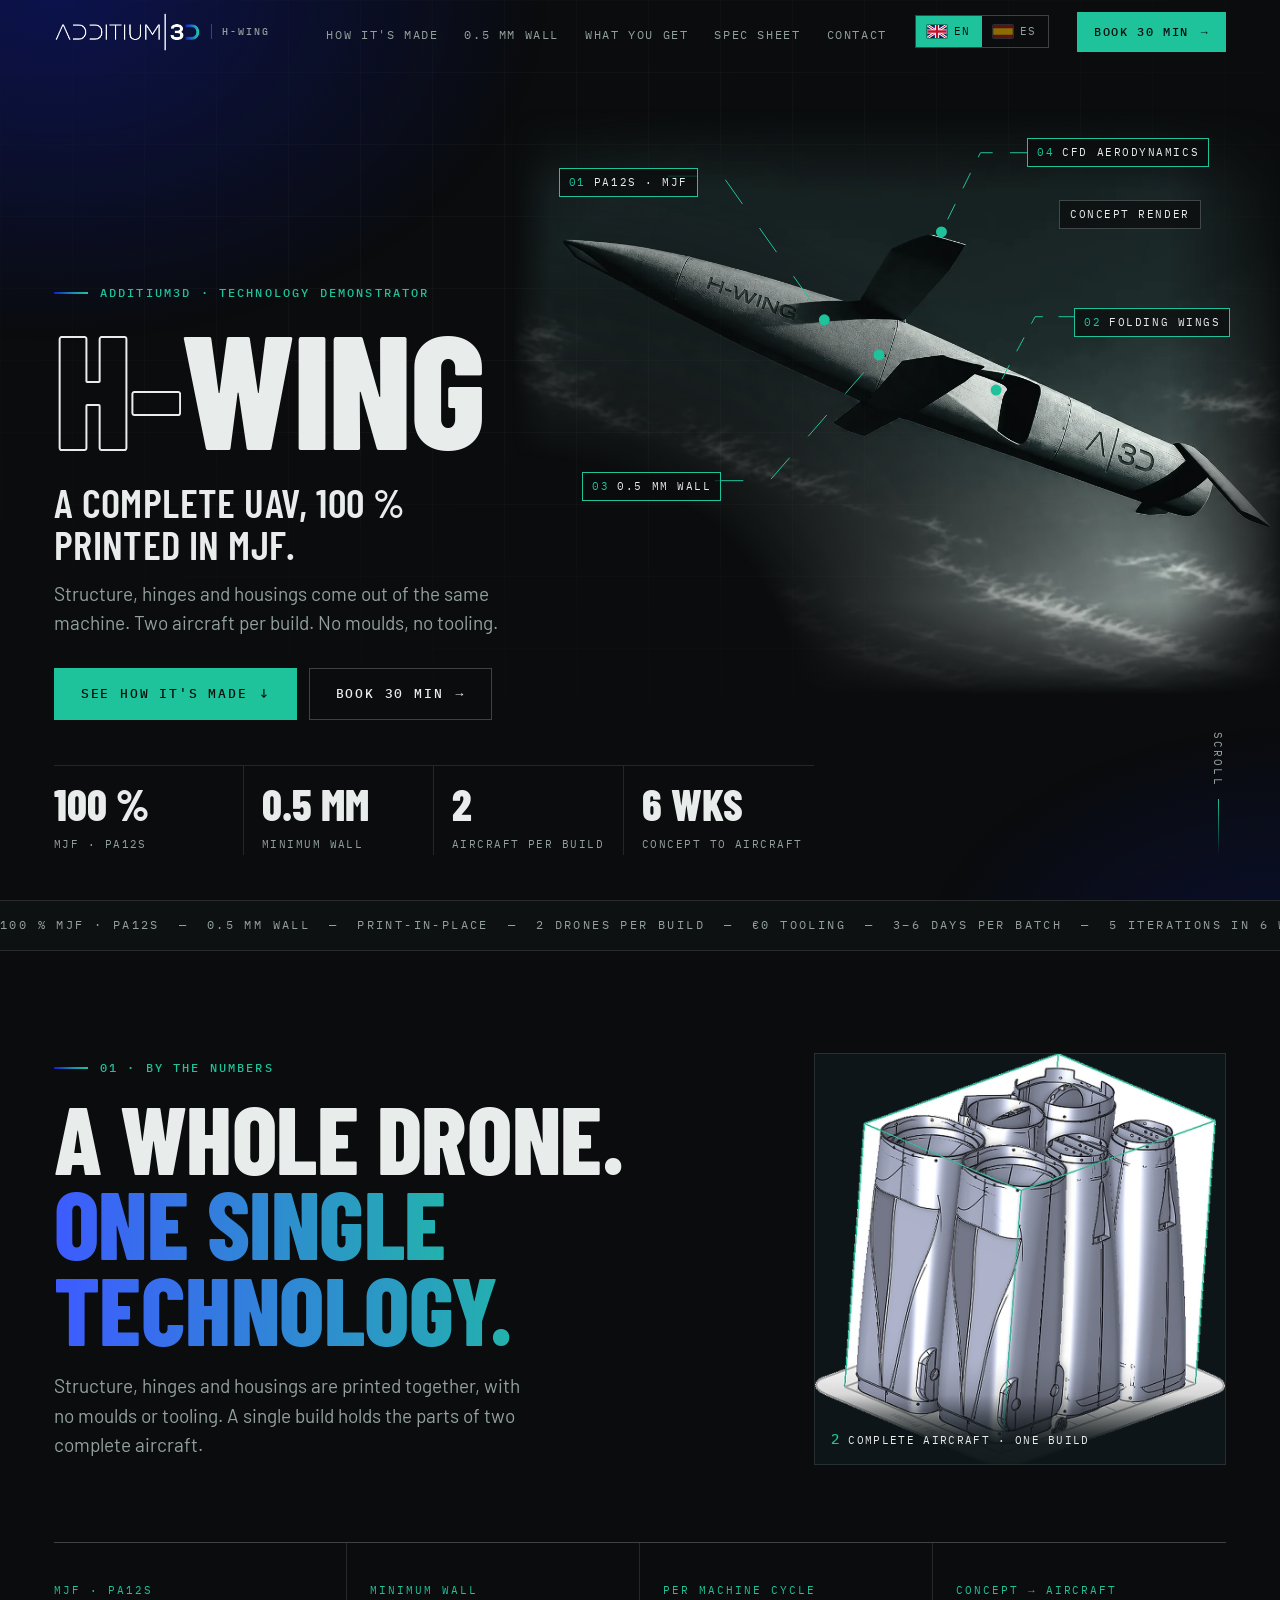
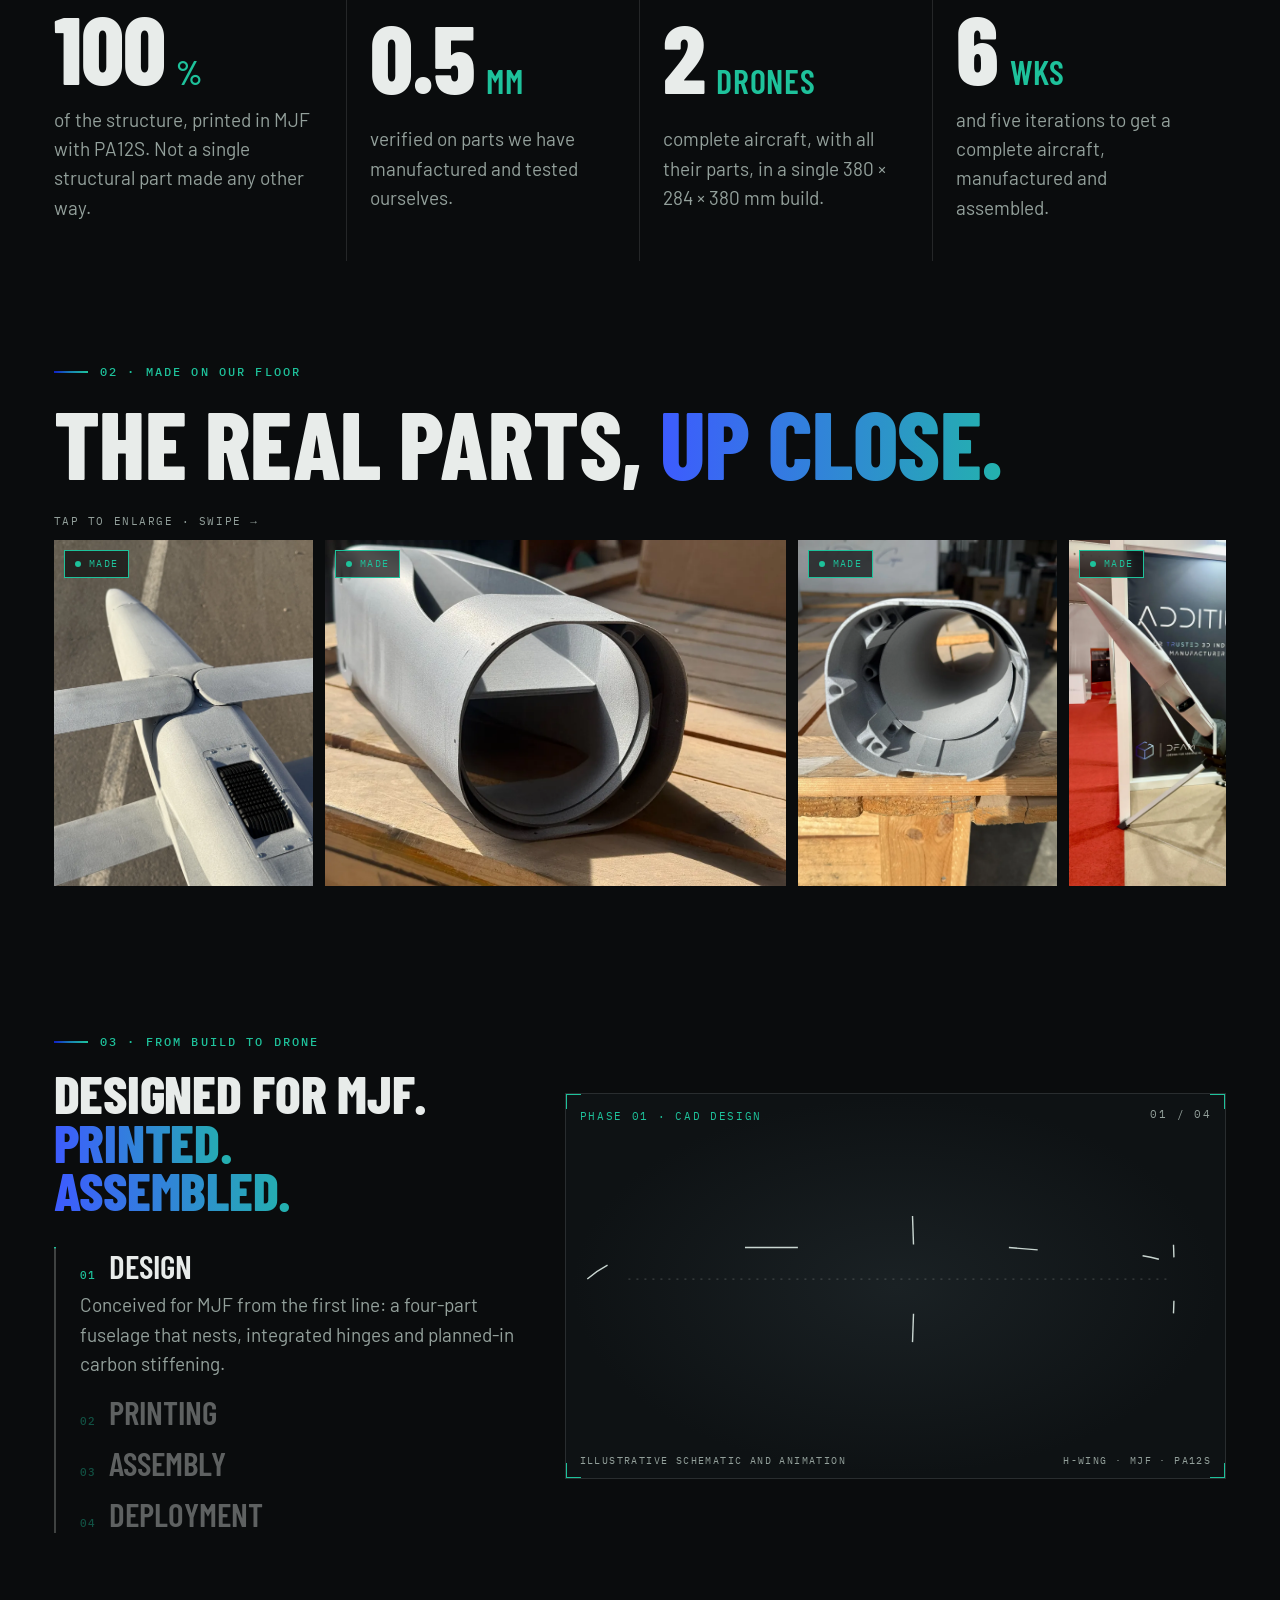
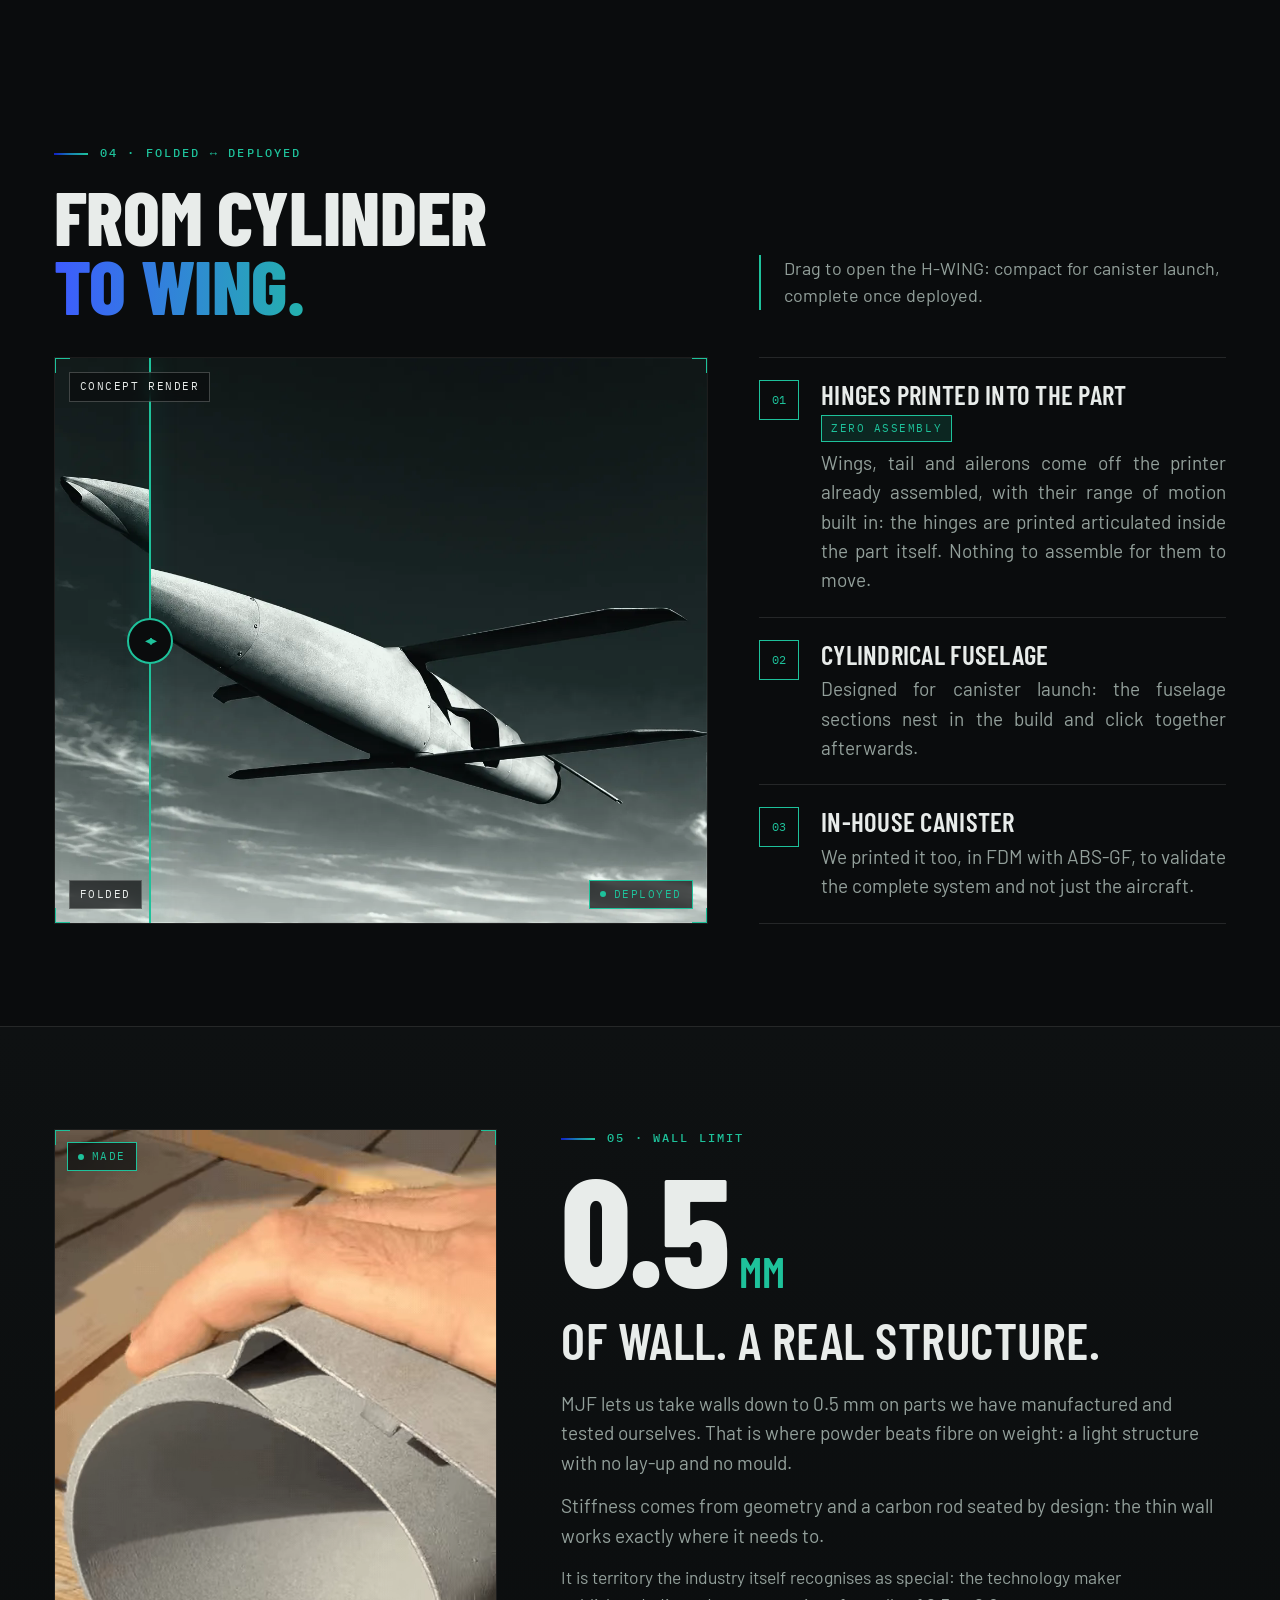
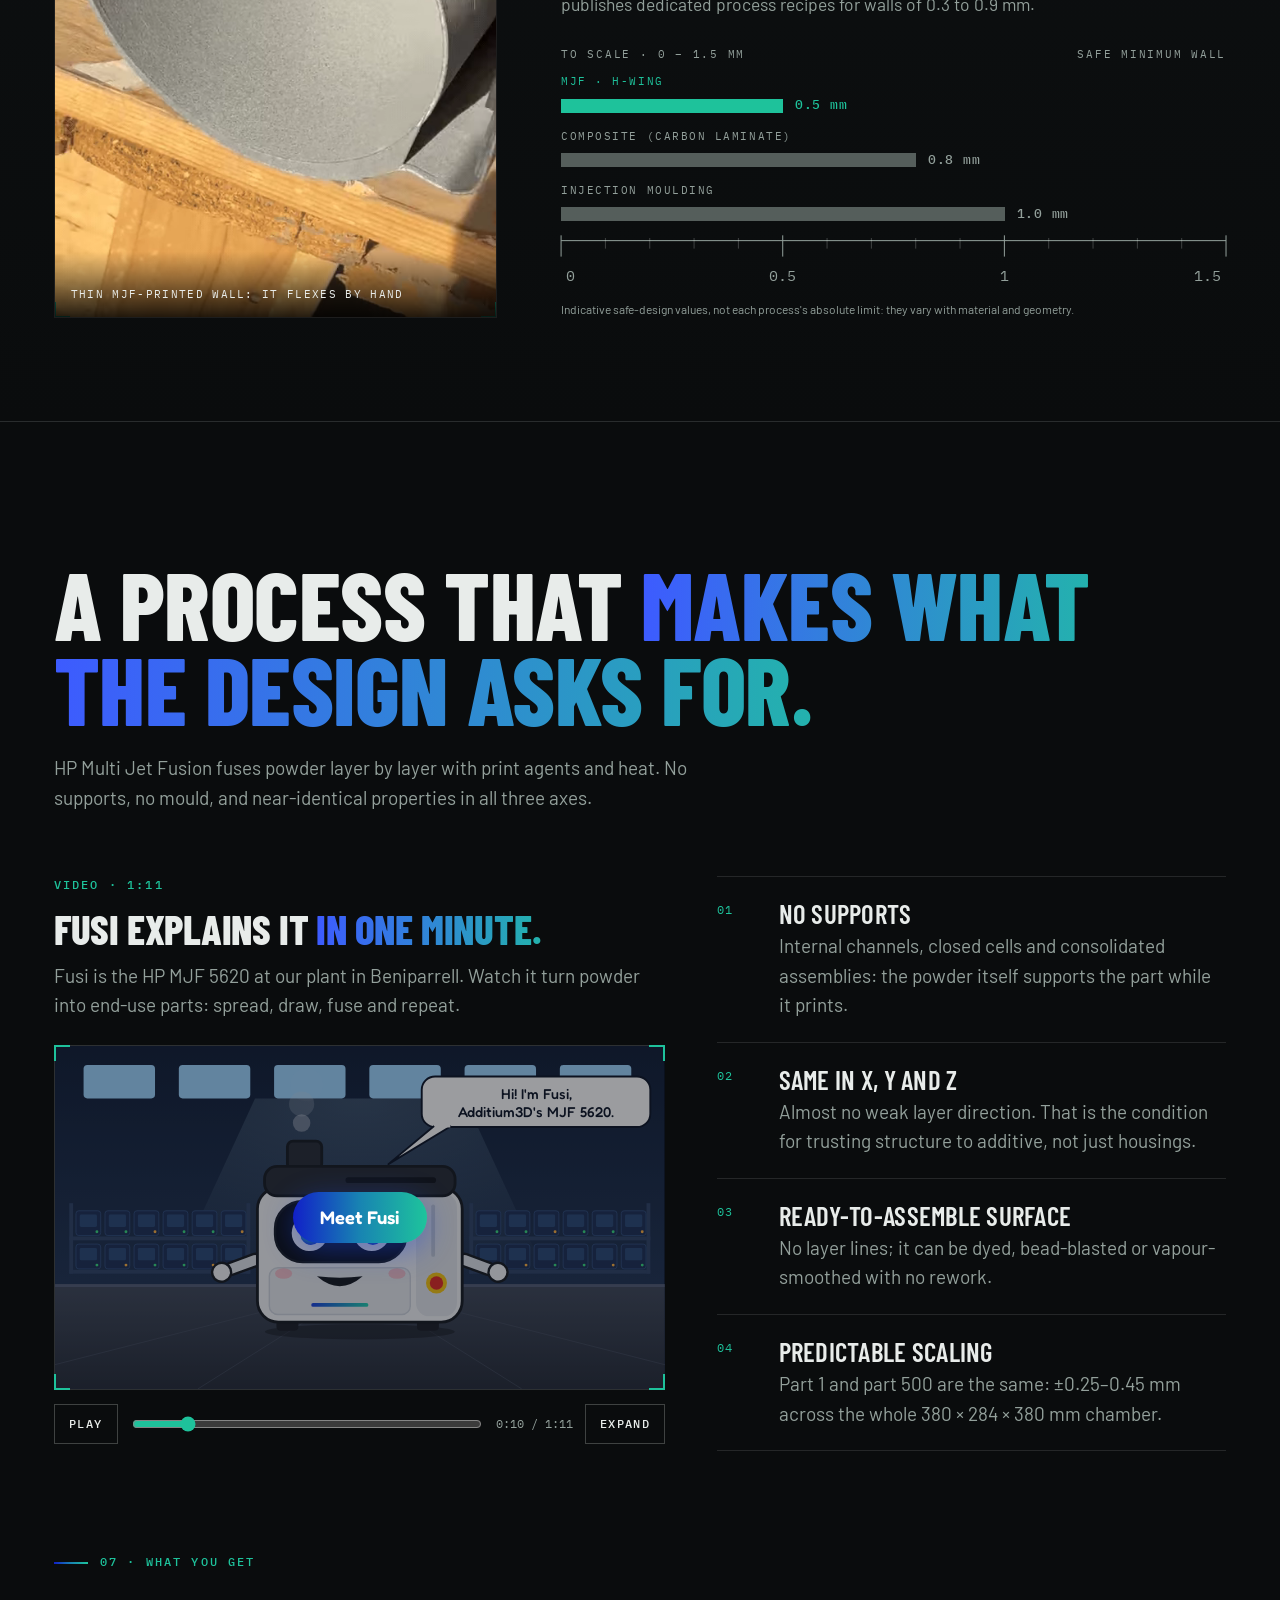
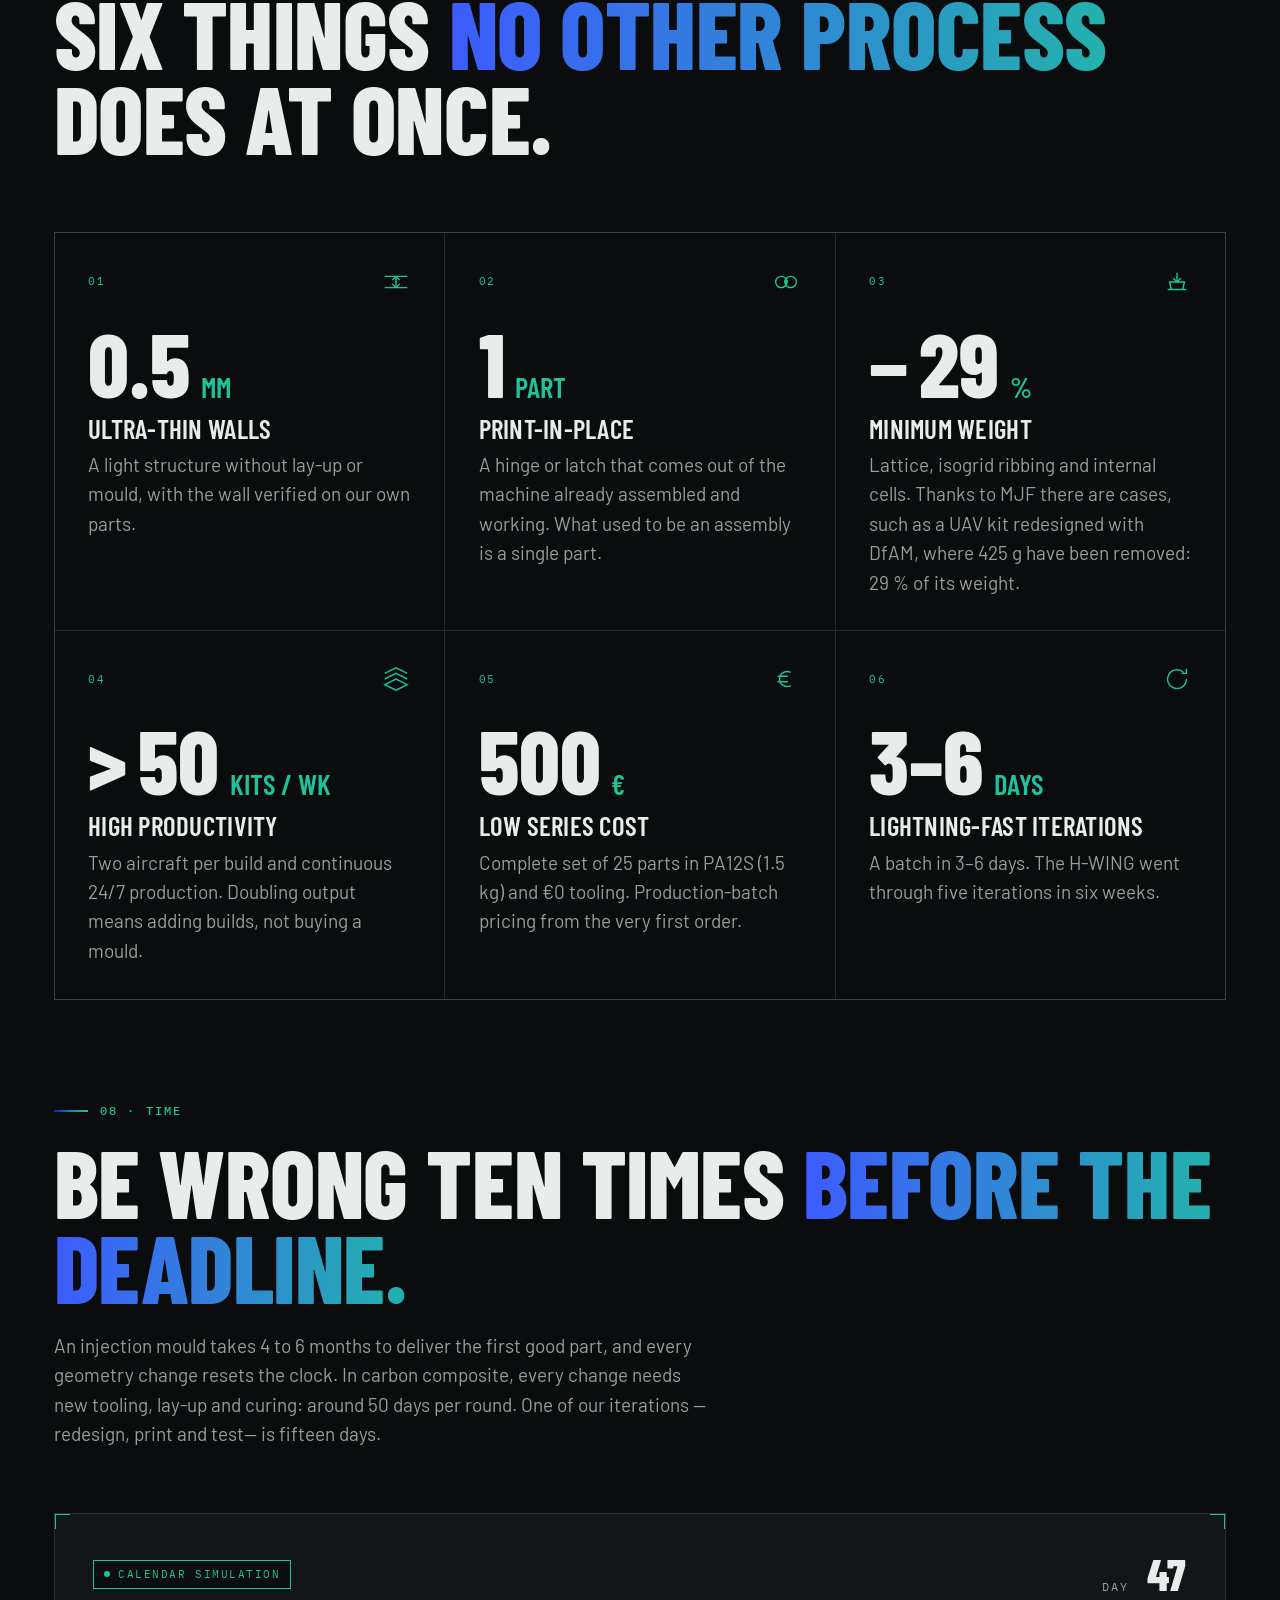
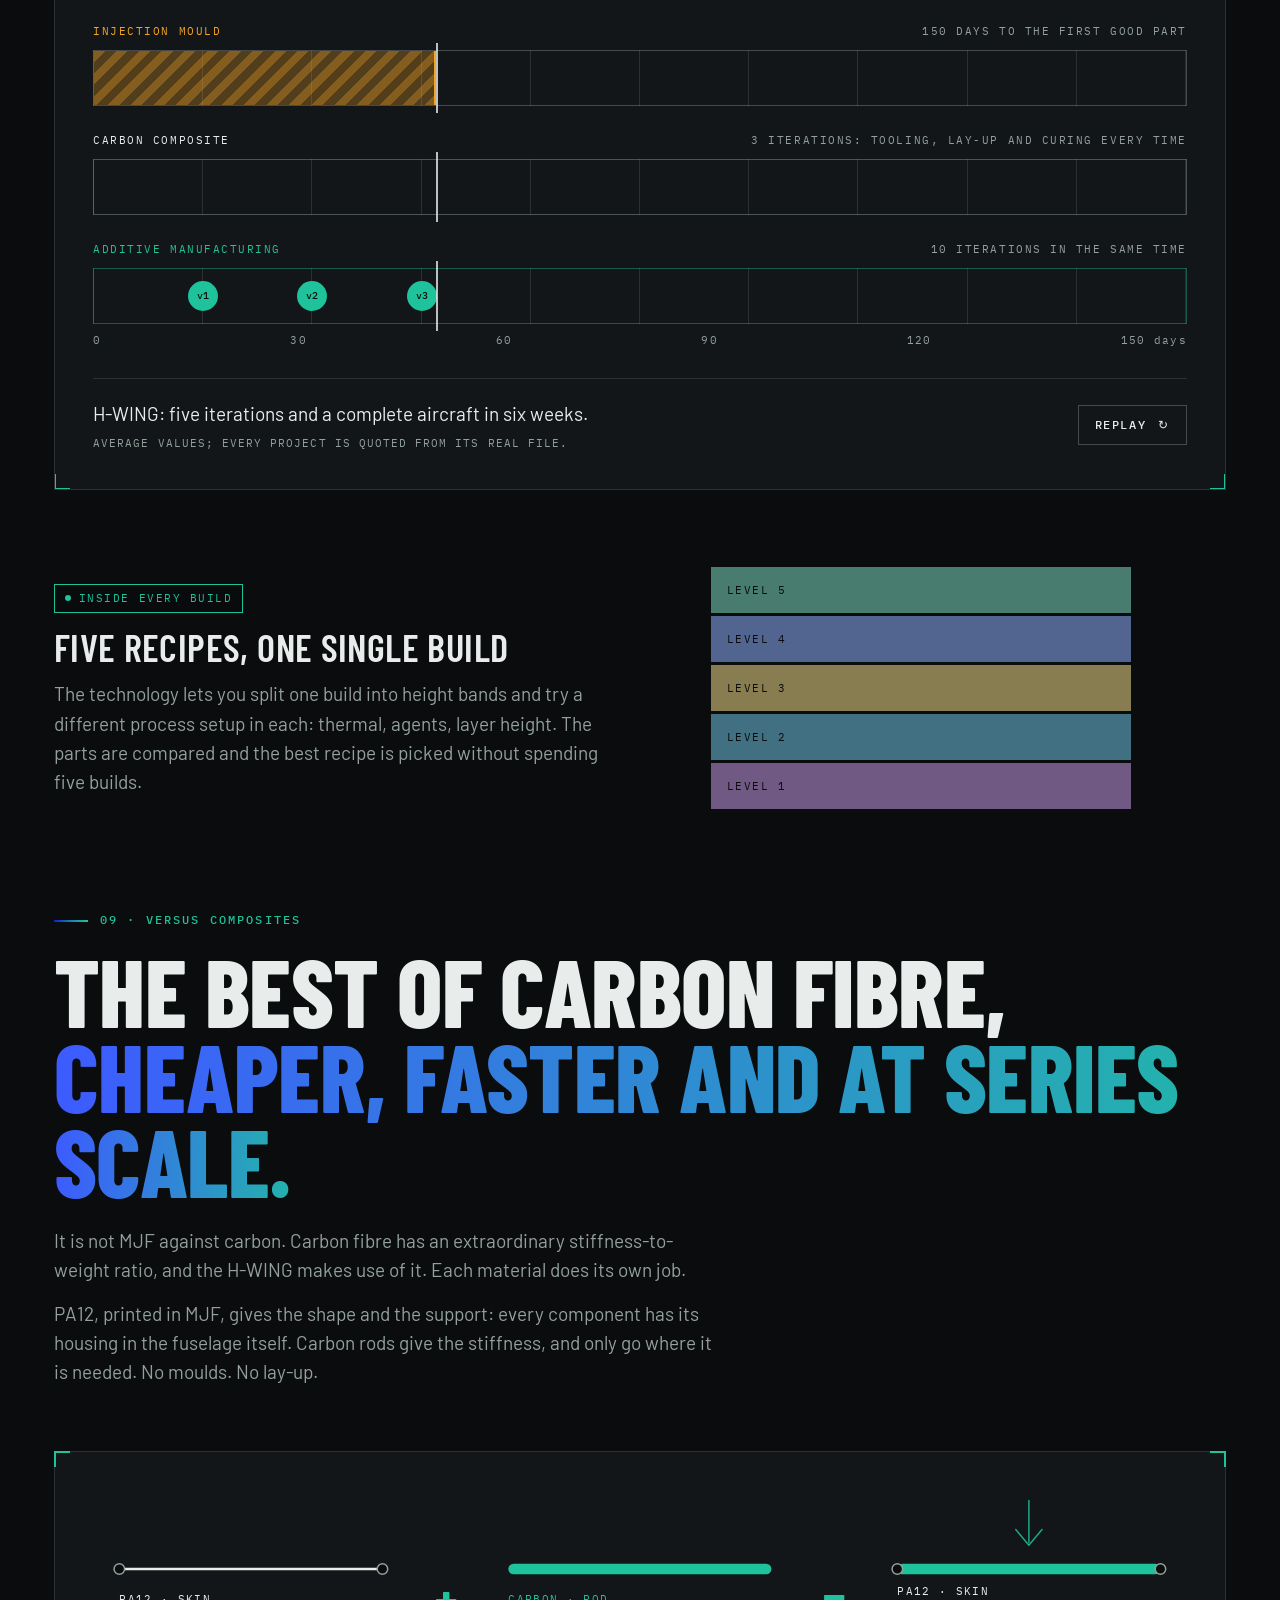
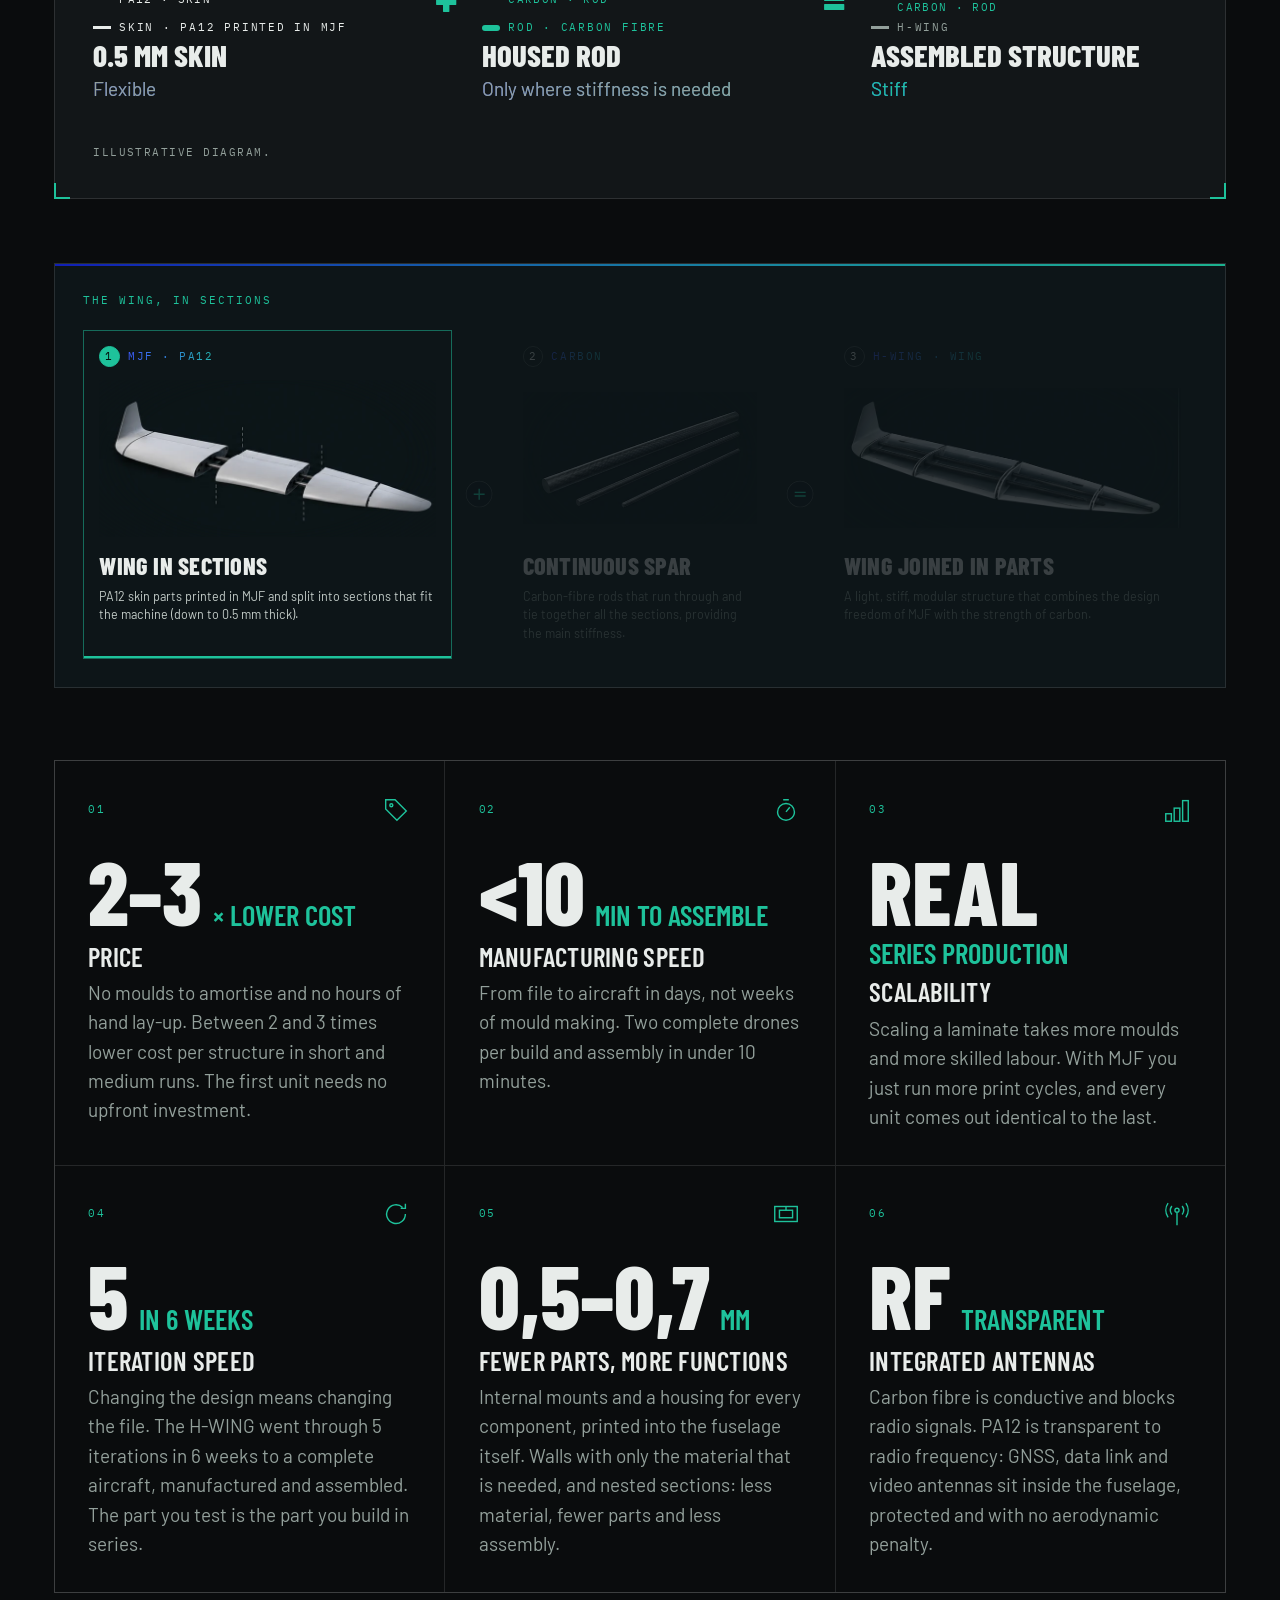
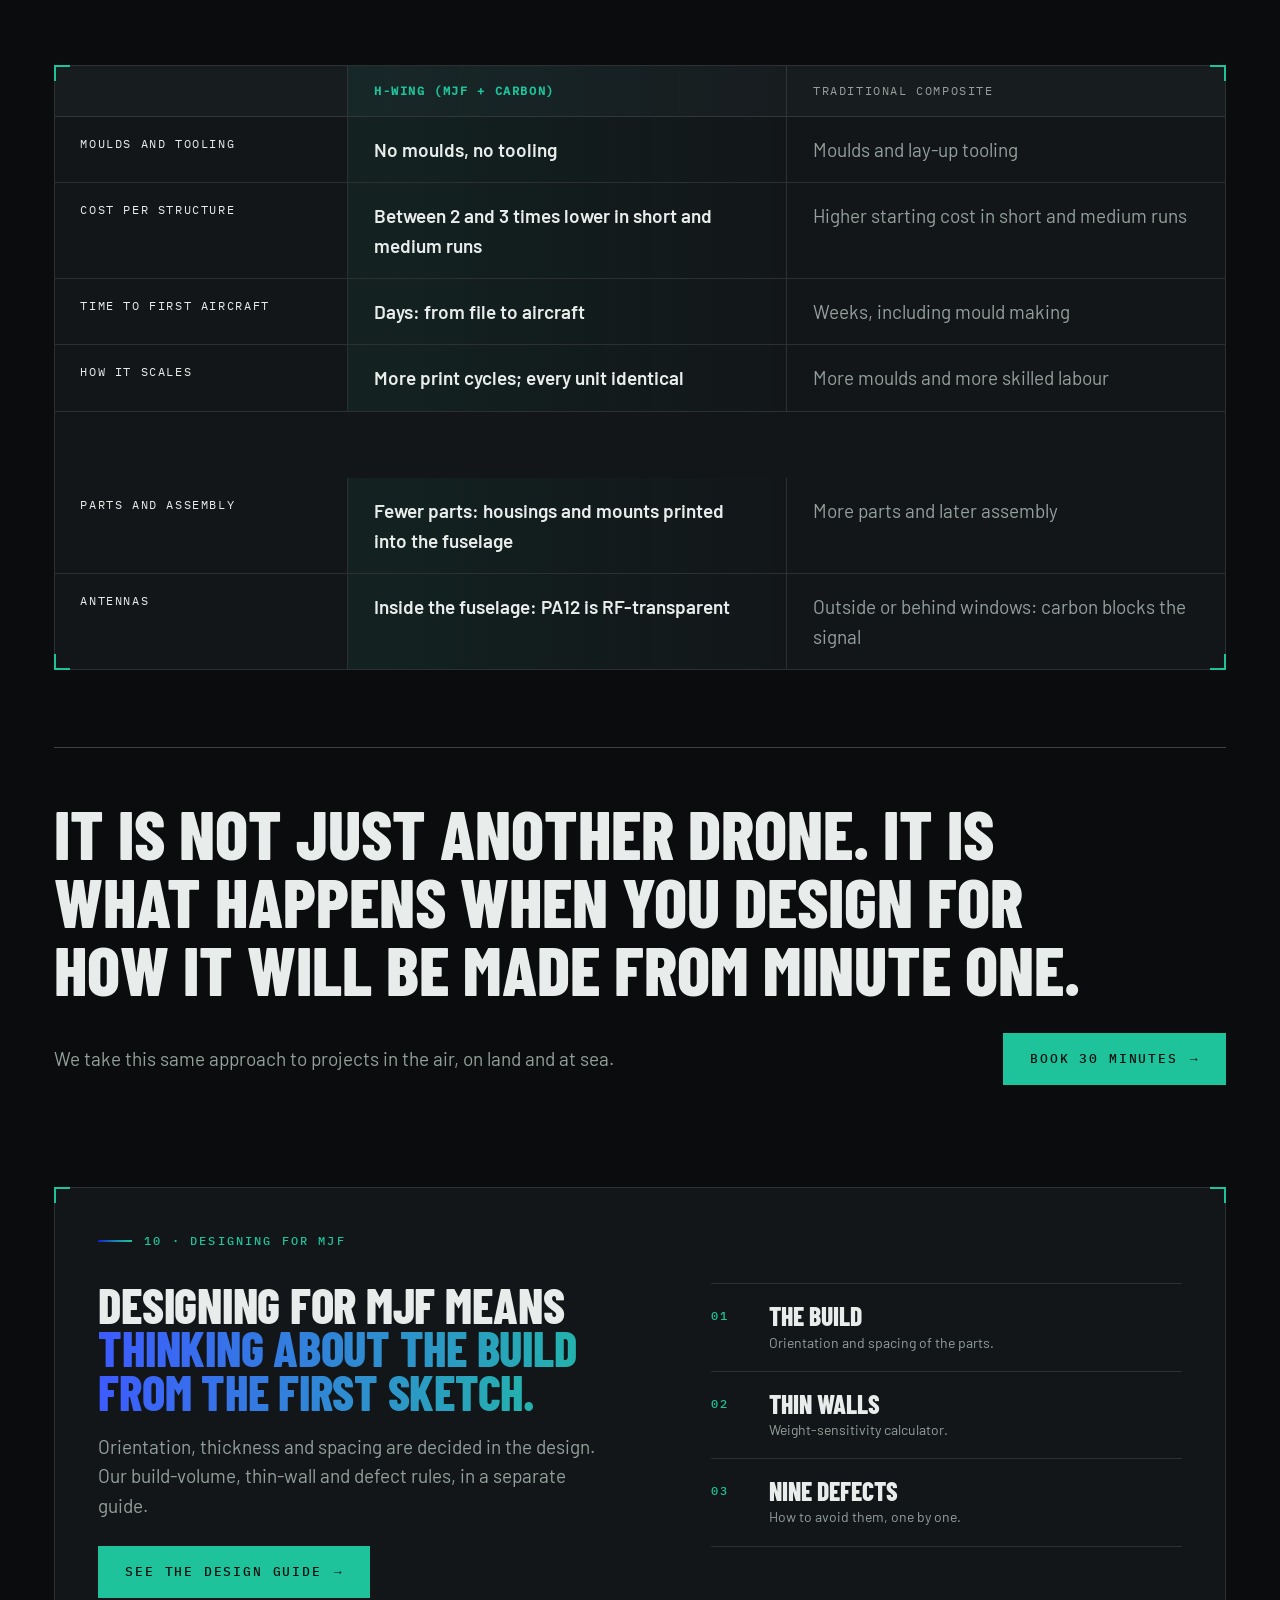
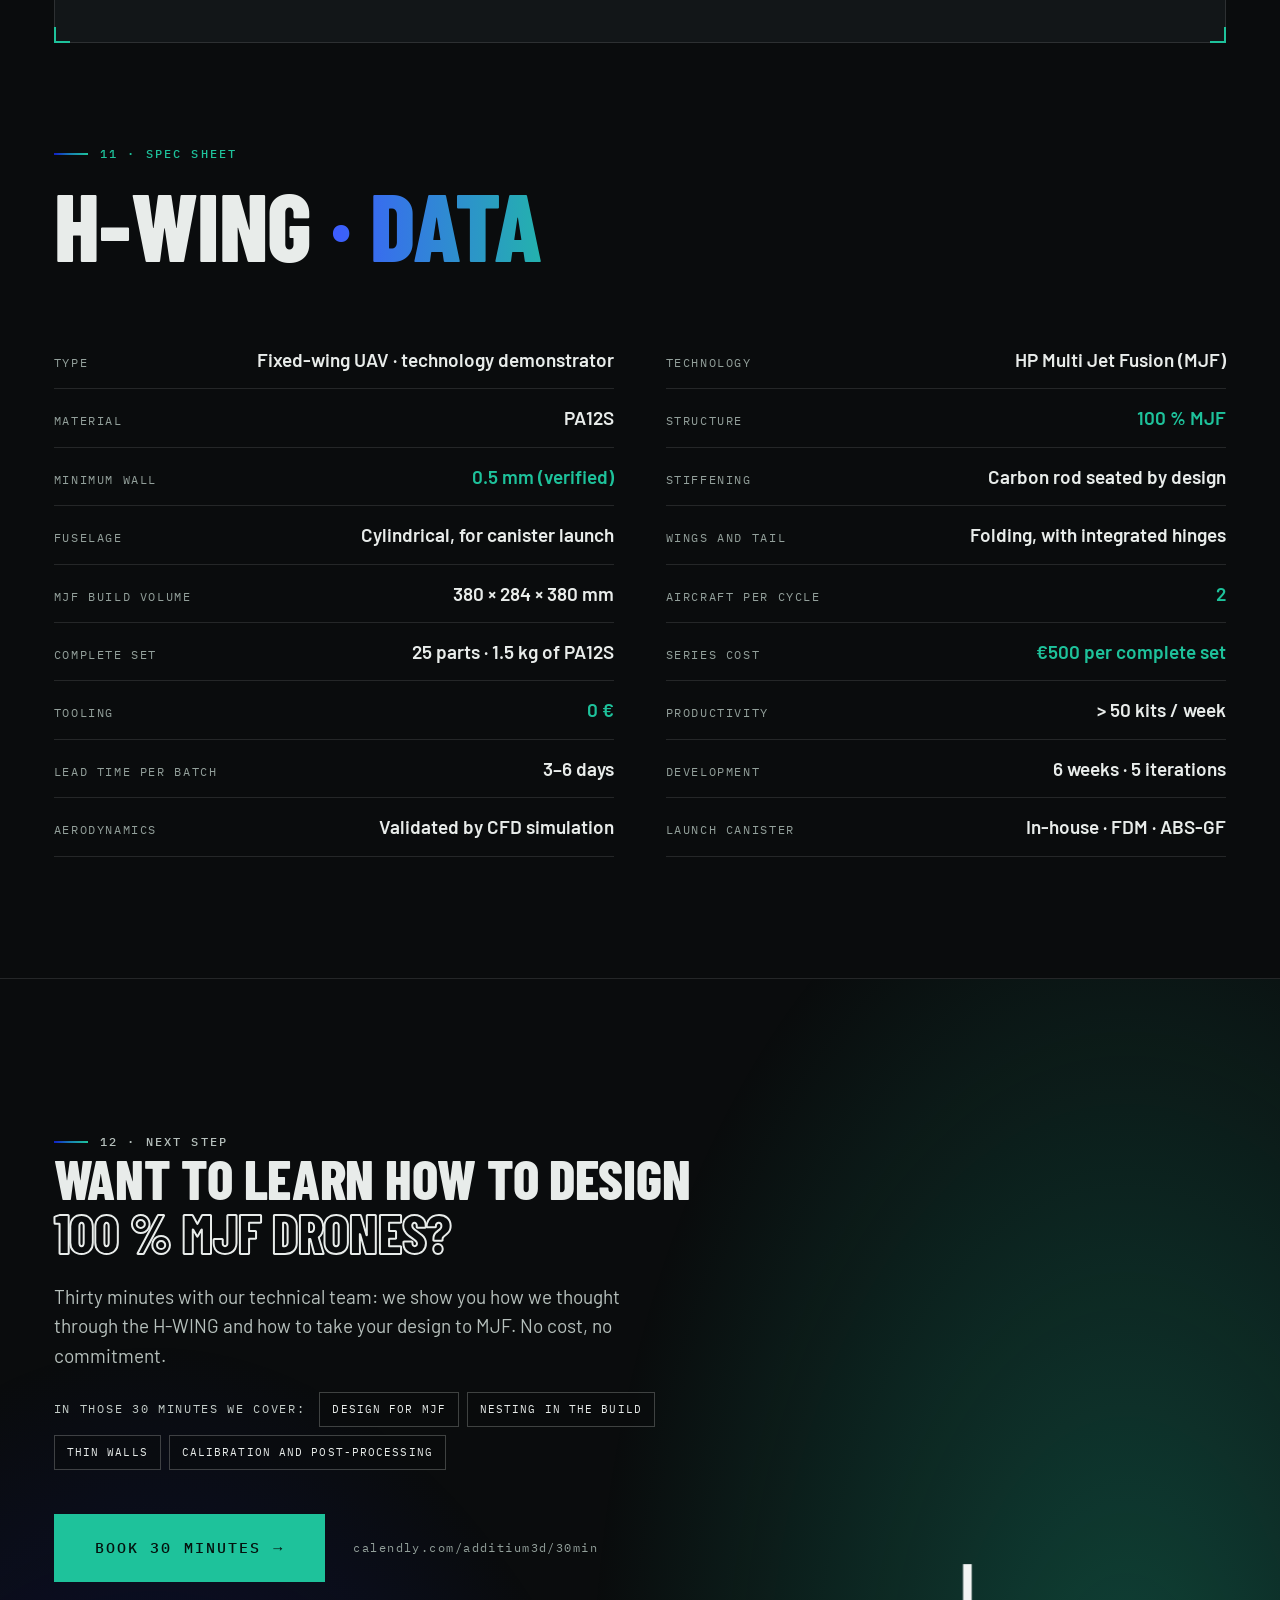
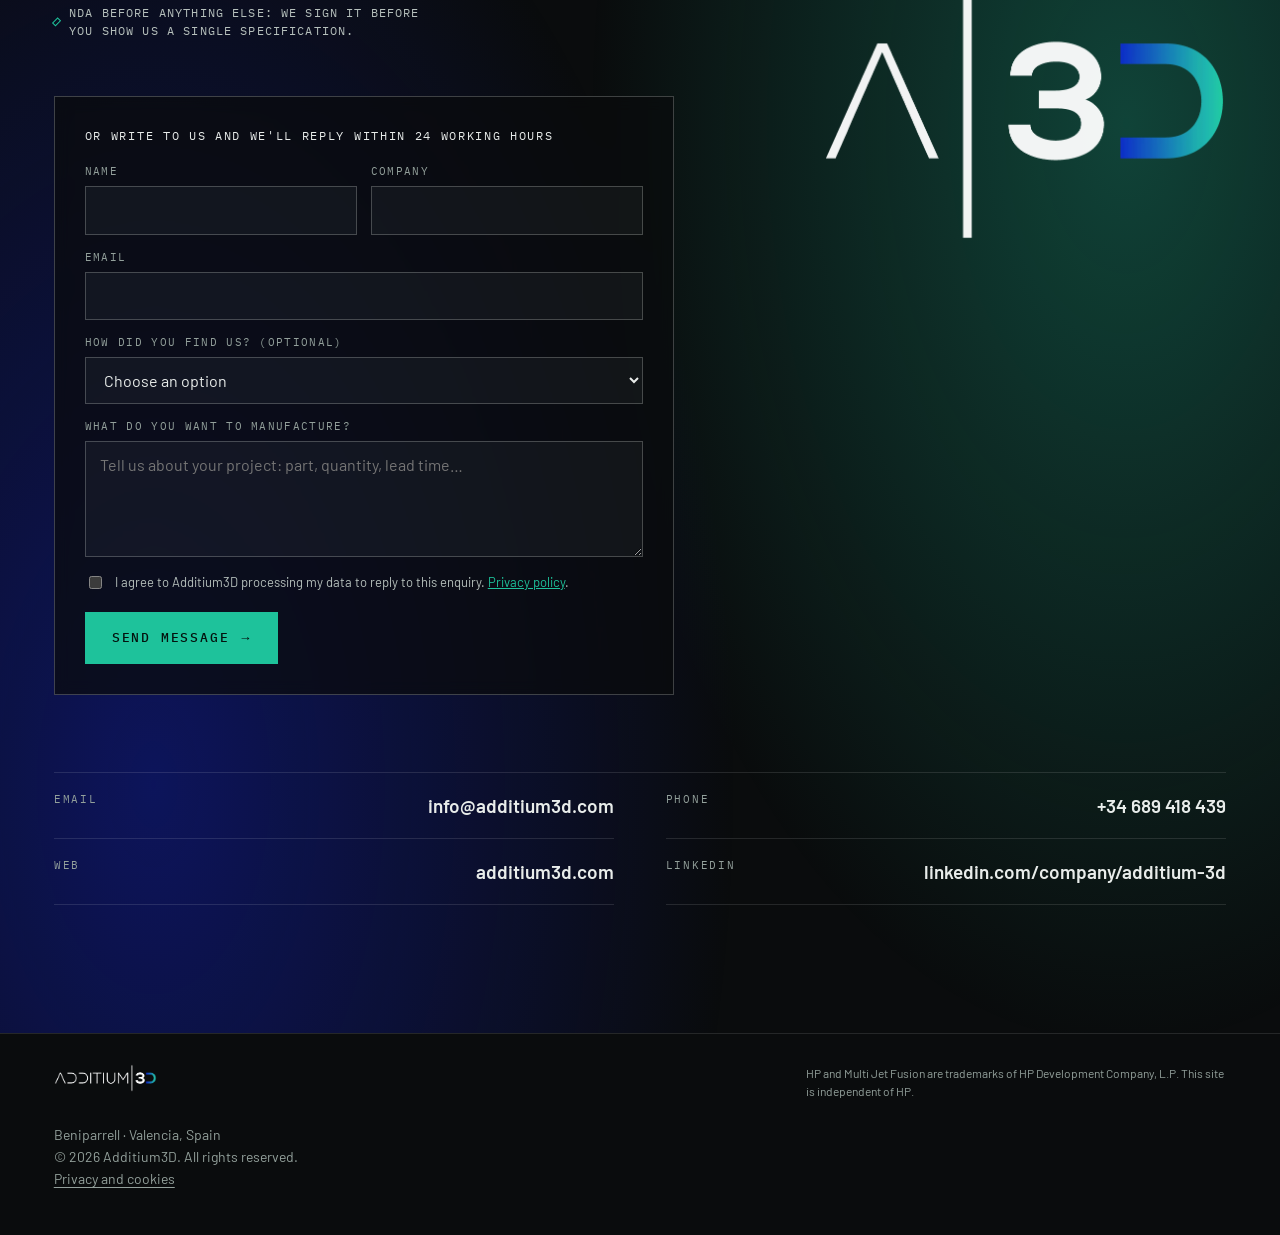
<file: tarjeta/index.html>
<!doctype html>
<html lang="en"><head><meta charset="utf-8"><meta name="viewport" content="width=device-width,initial-scale=1">
<title>H-WING · Additium3D</title>
<meta name="robots" content="noindex,follow"><link rel="canonical" href="https://dronesmjf.com/">
<meta http-equiv="refresh" content="0;url=/?utm_source=tarjeta&utm_medium=impreso&utm_campaign=tarjeta-visita&utm_content=qr&lang=en">
<script>location.replace("/?utm_source=tarjeta&utm_medium=impreso&utm_campaign=tarjeta-visita&utm_content=qr&lang=en");</script>
<style>body{margin:0;background:#0a0c0d;color:#9aa5a0;font:16px system-ui;display:grid;place-items:center;min-height:100vh}a{color:#1ec29b}</style>
</head><body><p><a href="/?utm_source=tarjeta&utm_medium=impreso&utm_campaign=tarjeta-visita&utm_content=qr&lang=en">dronesmjf.com →</a></p></body></html>
</file>
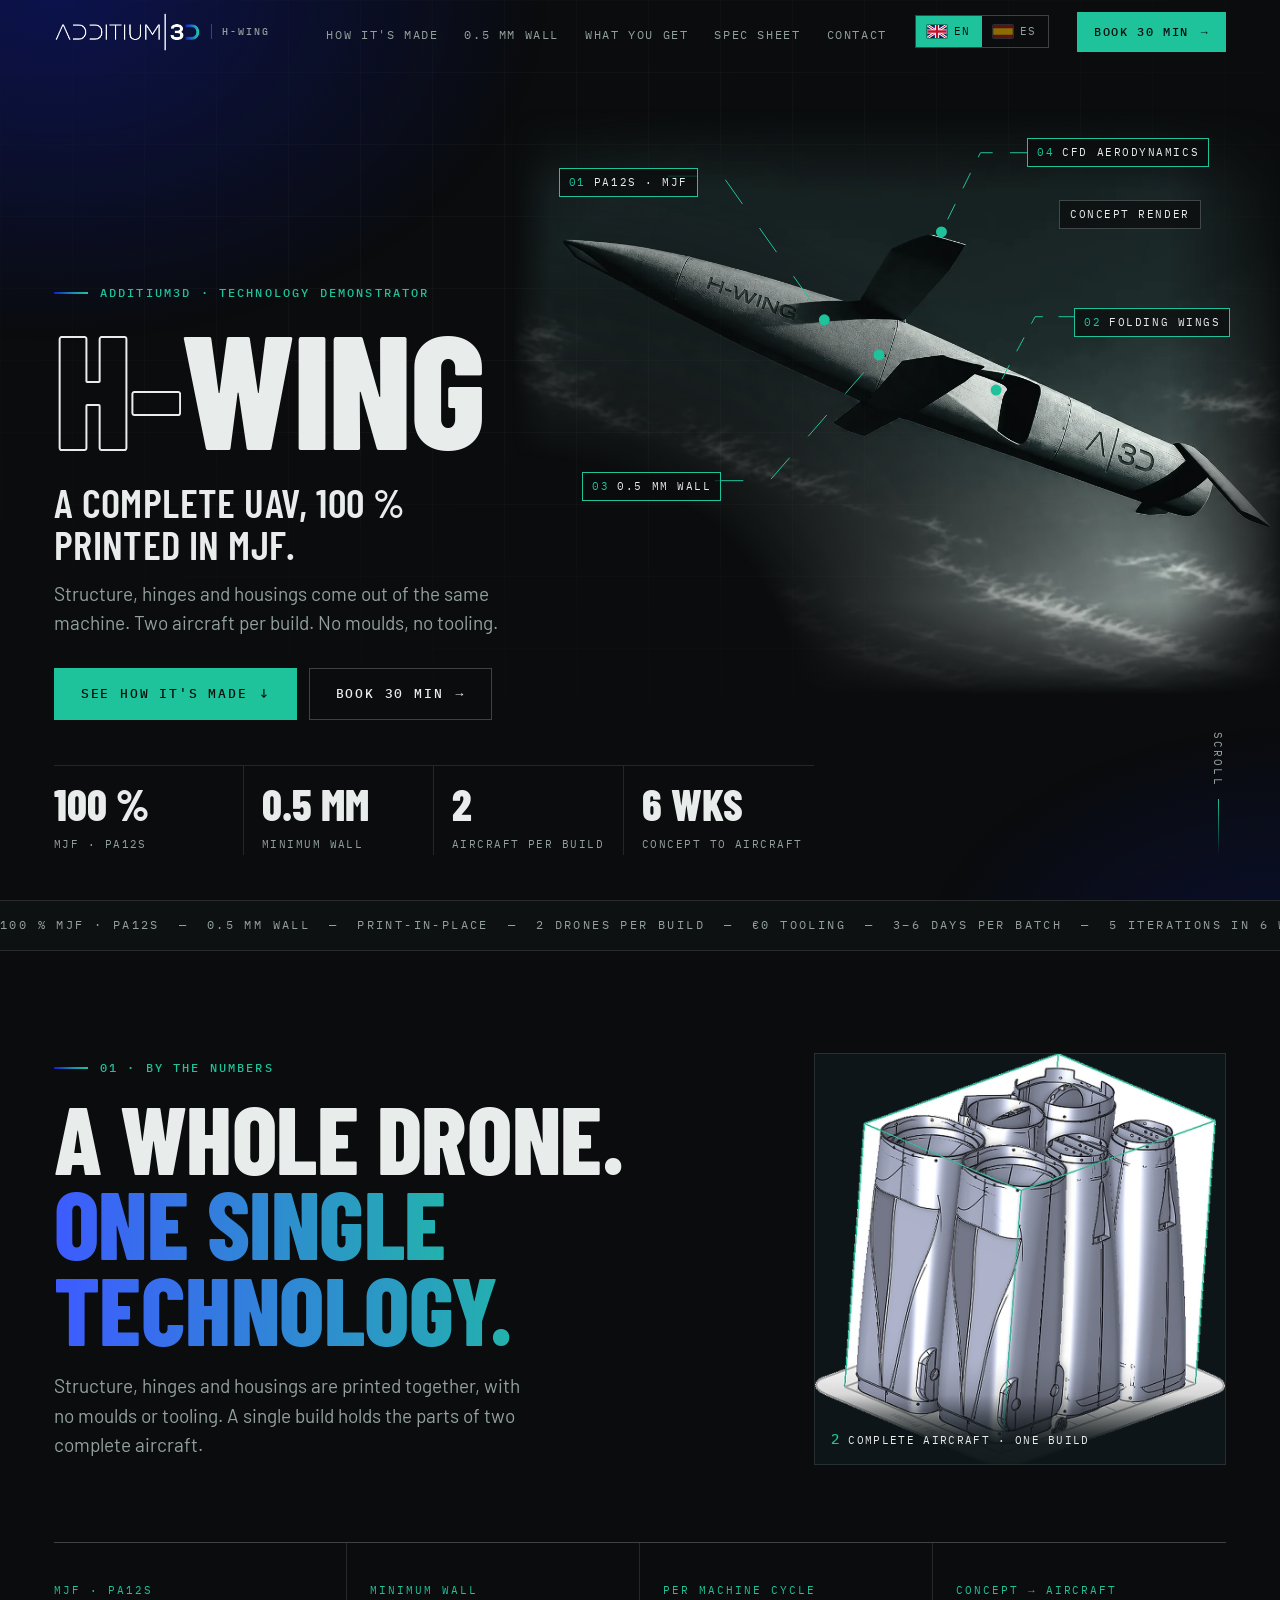
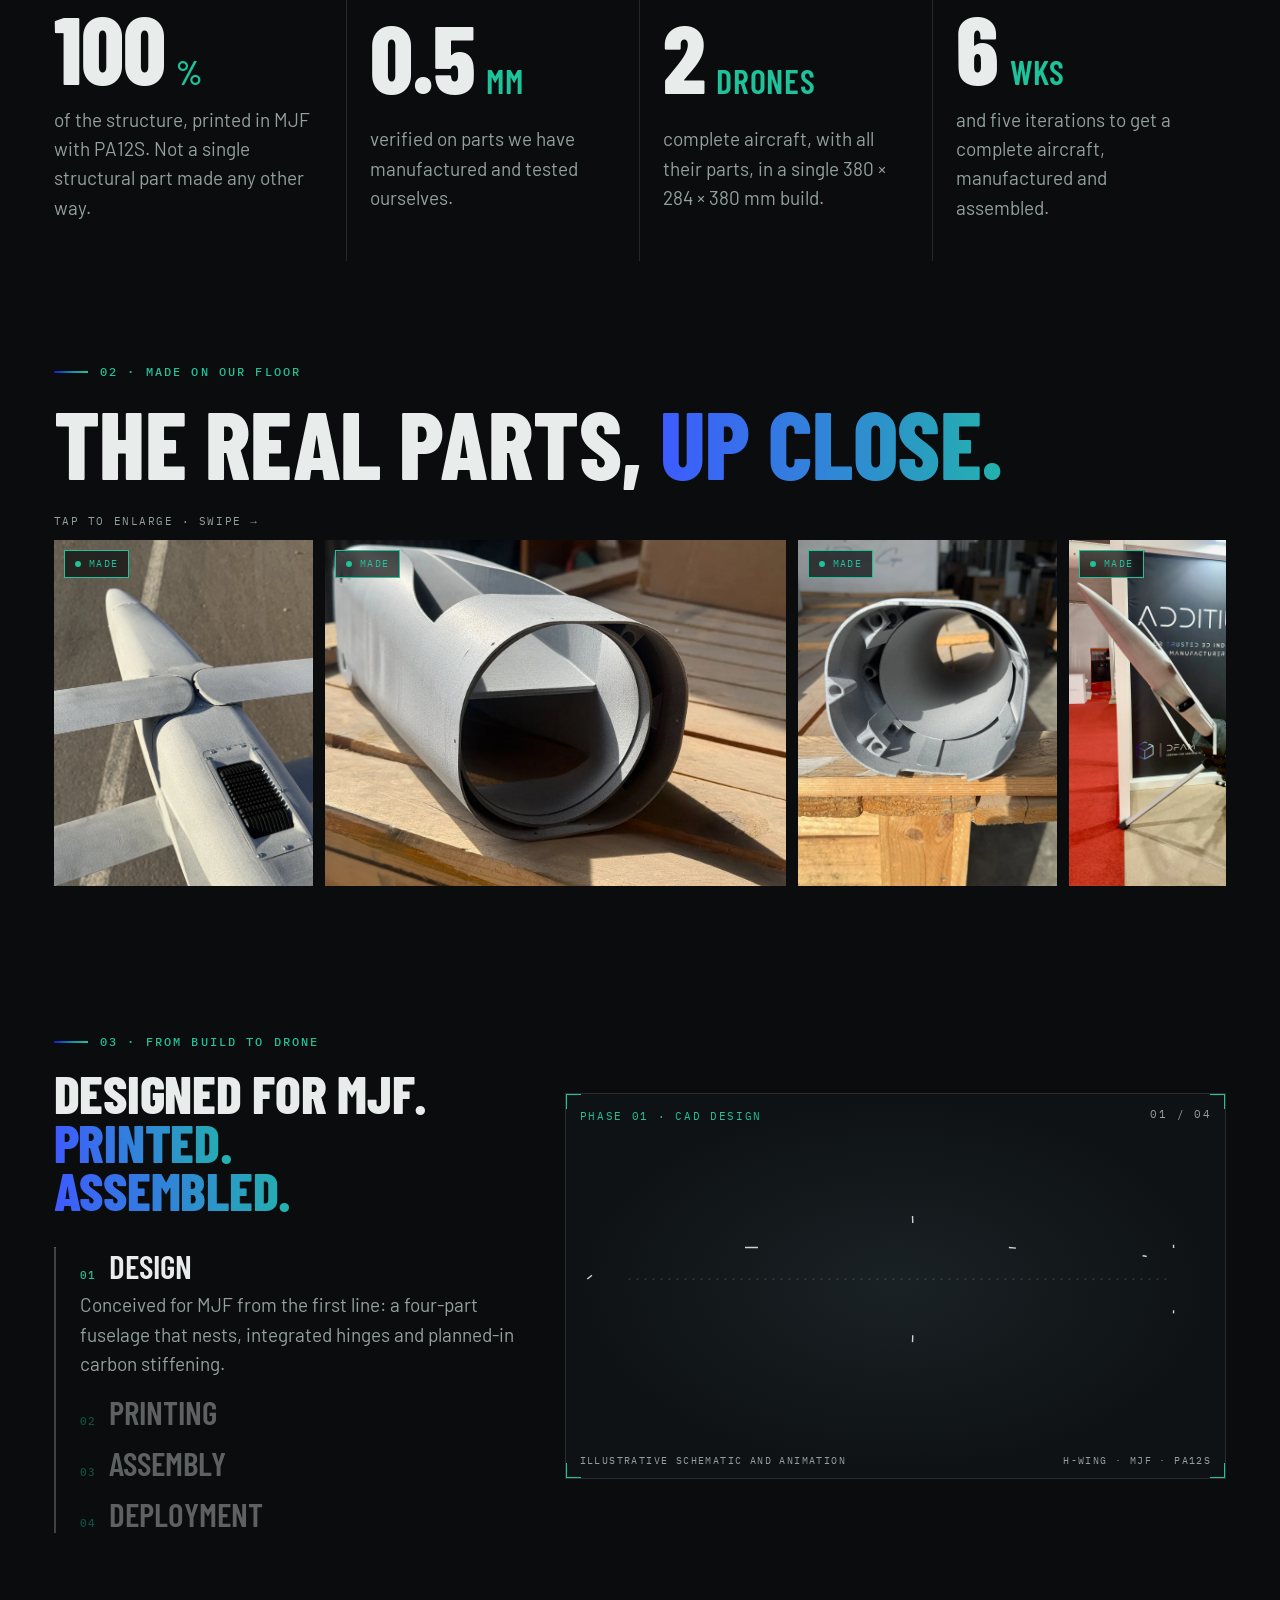
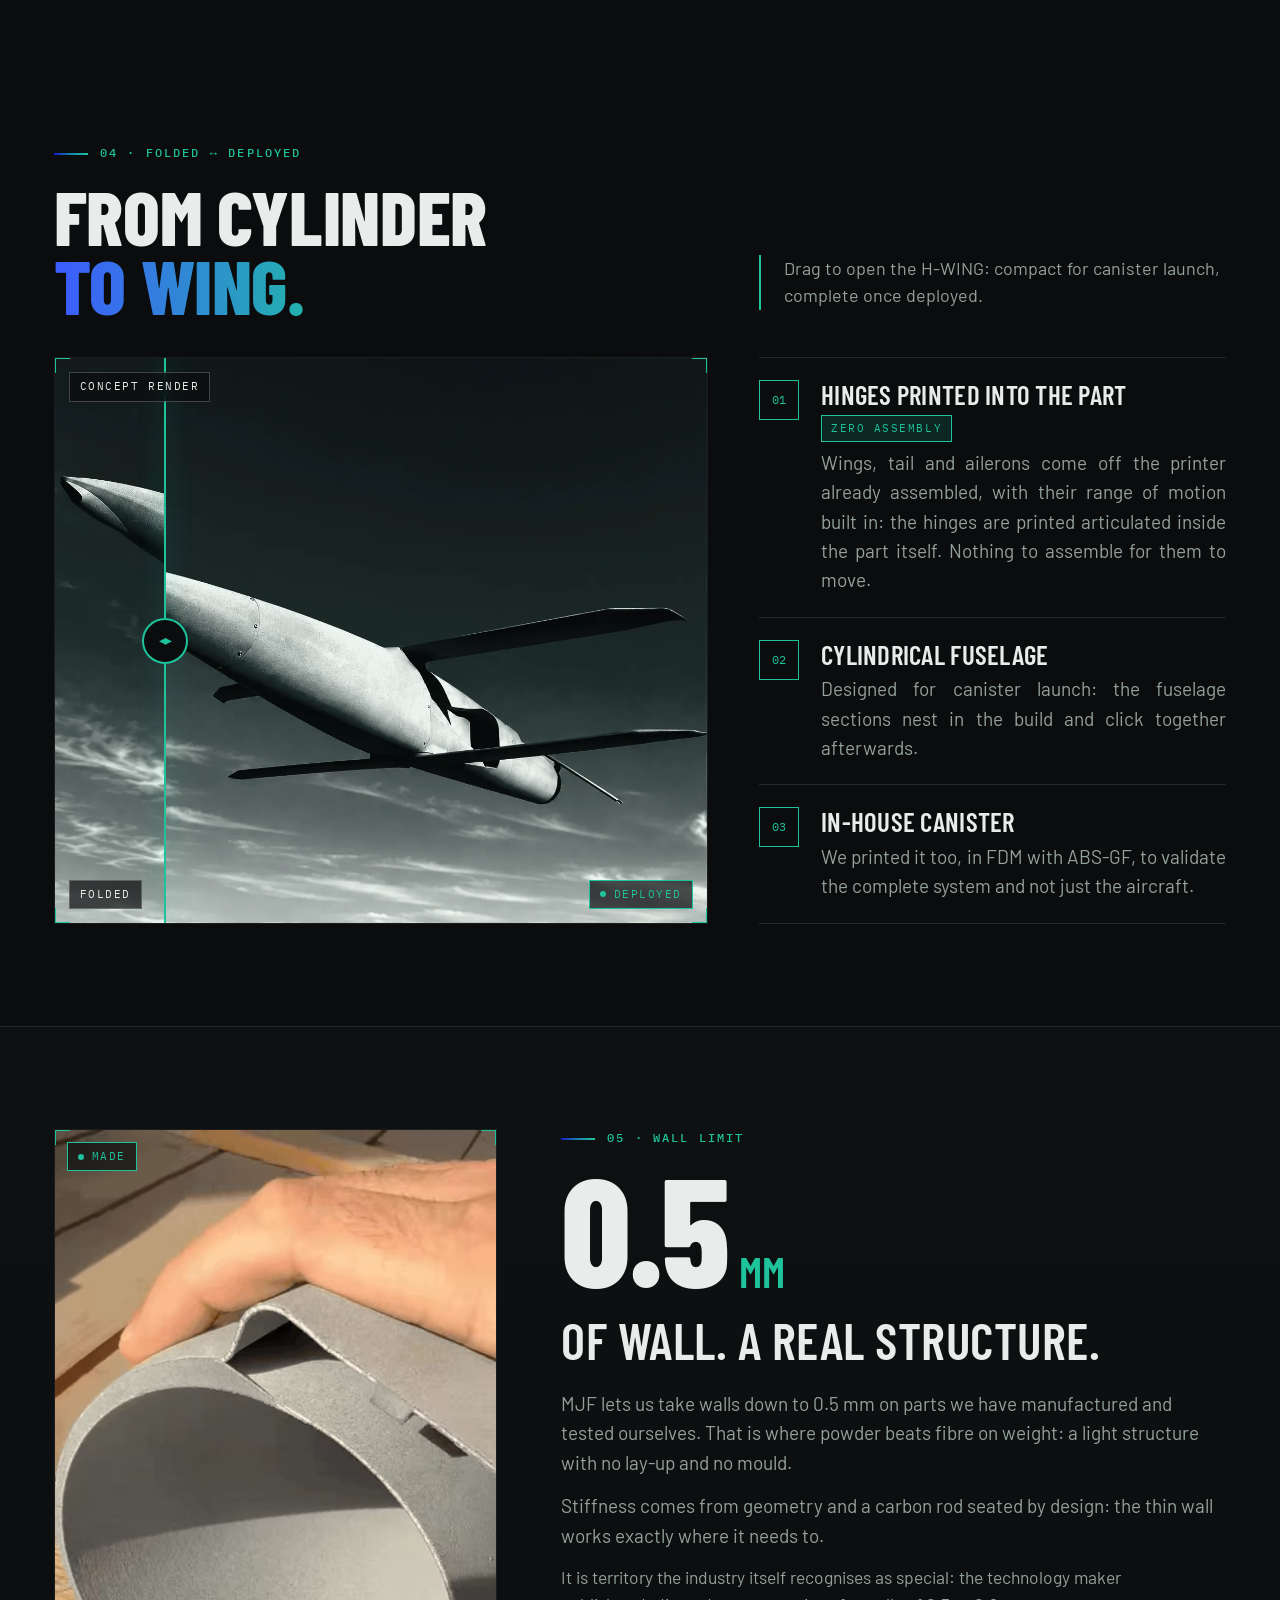
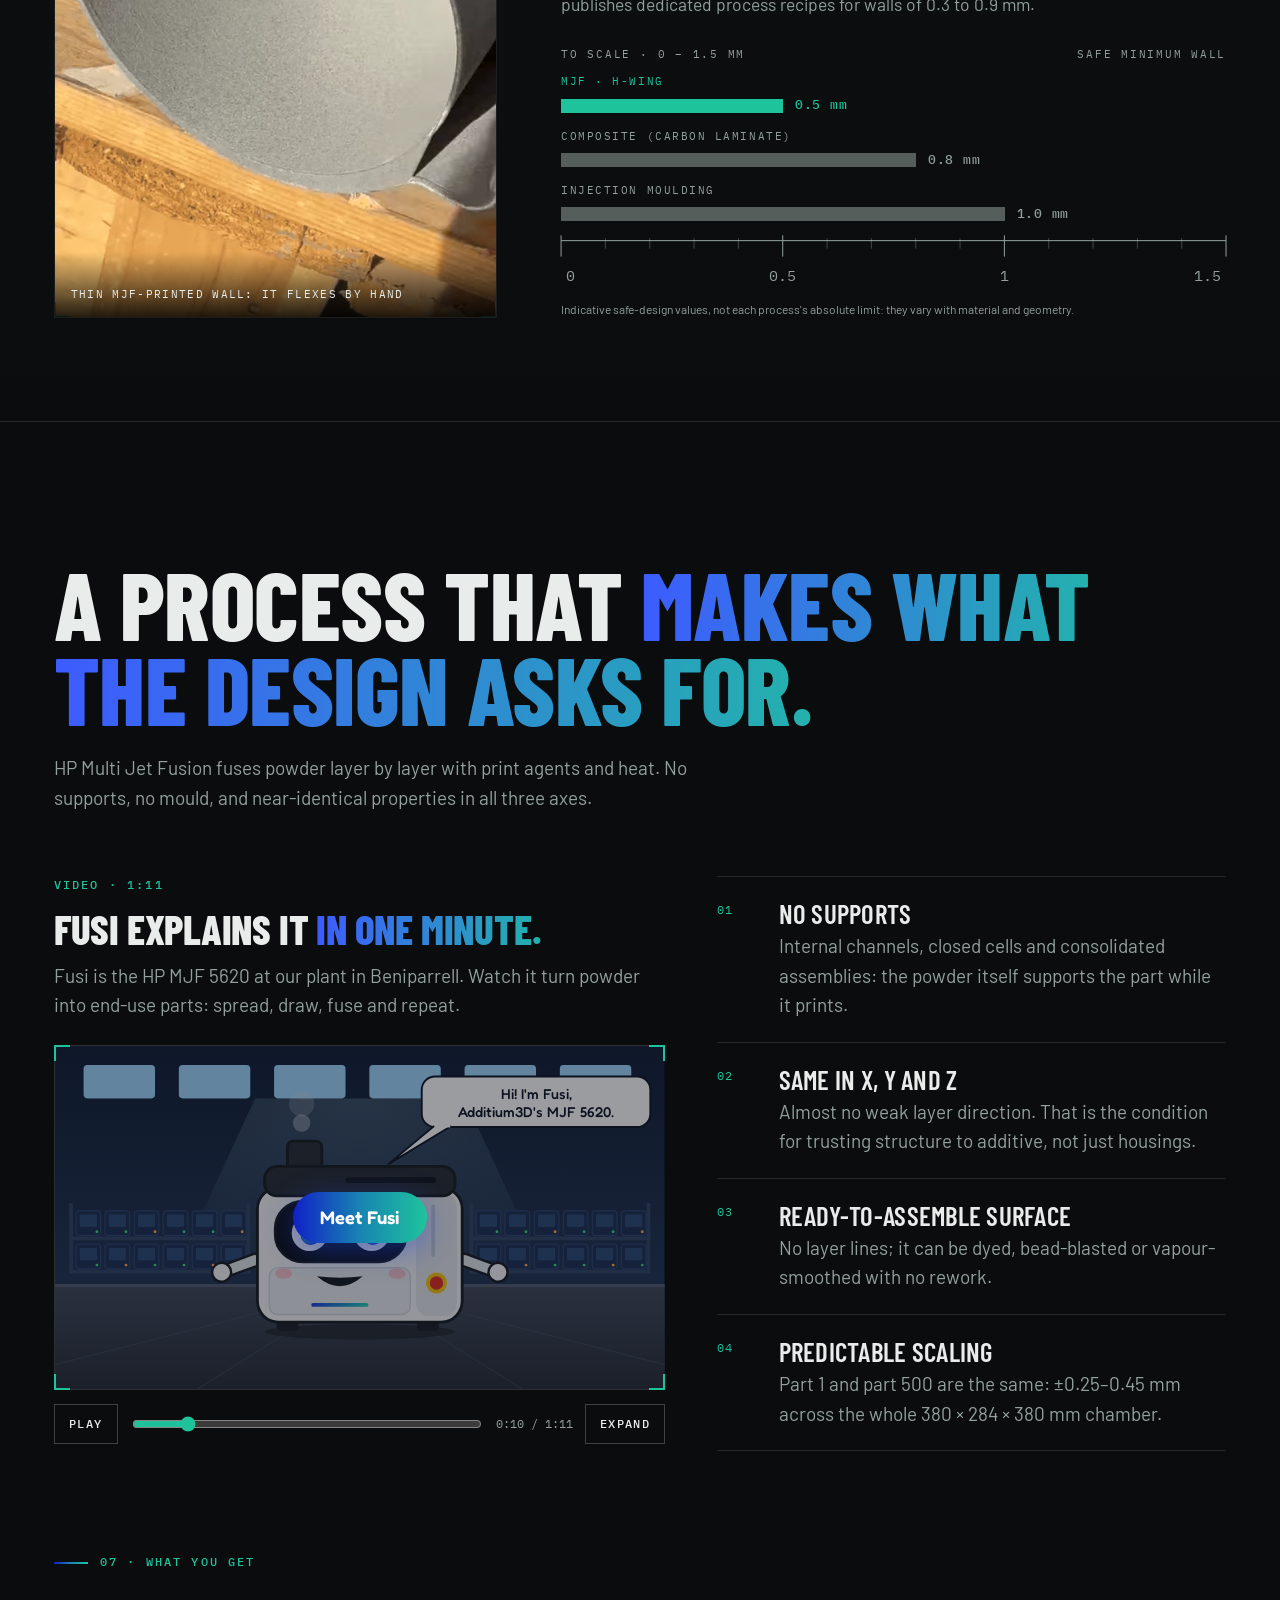
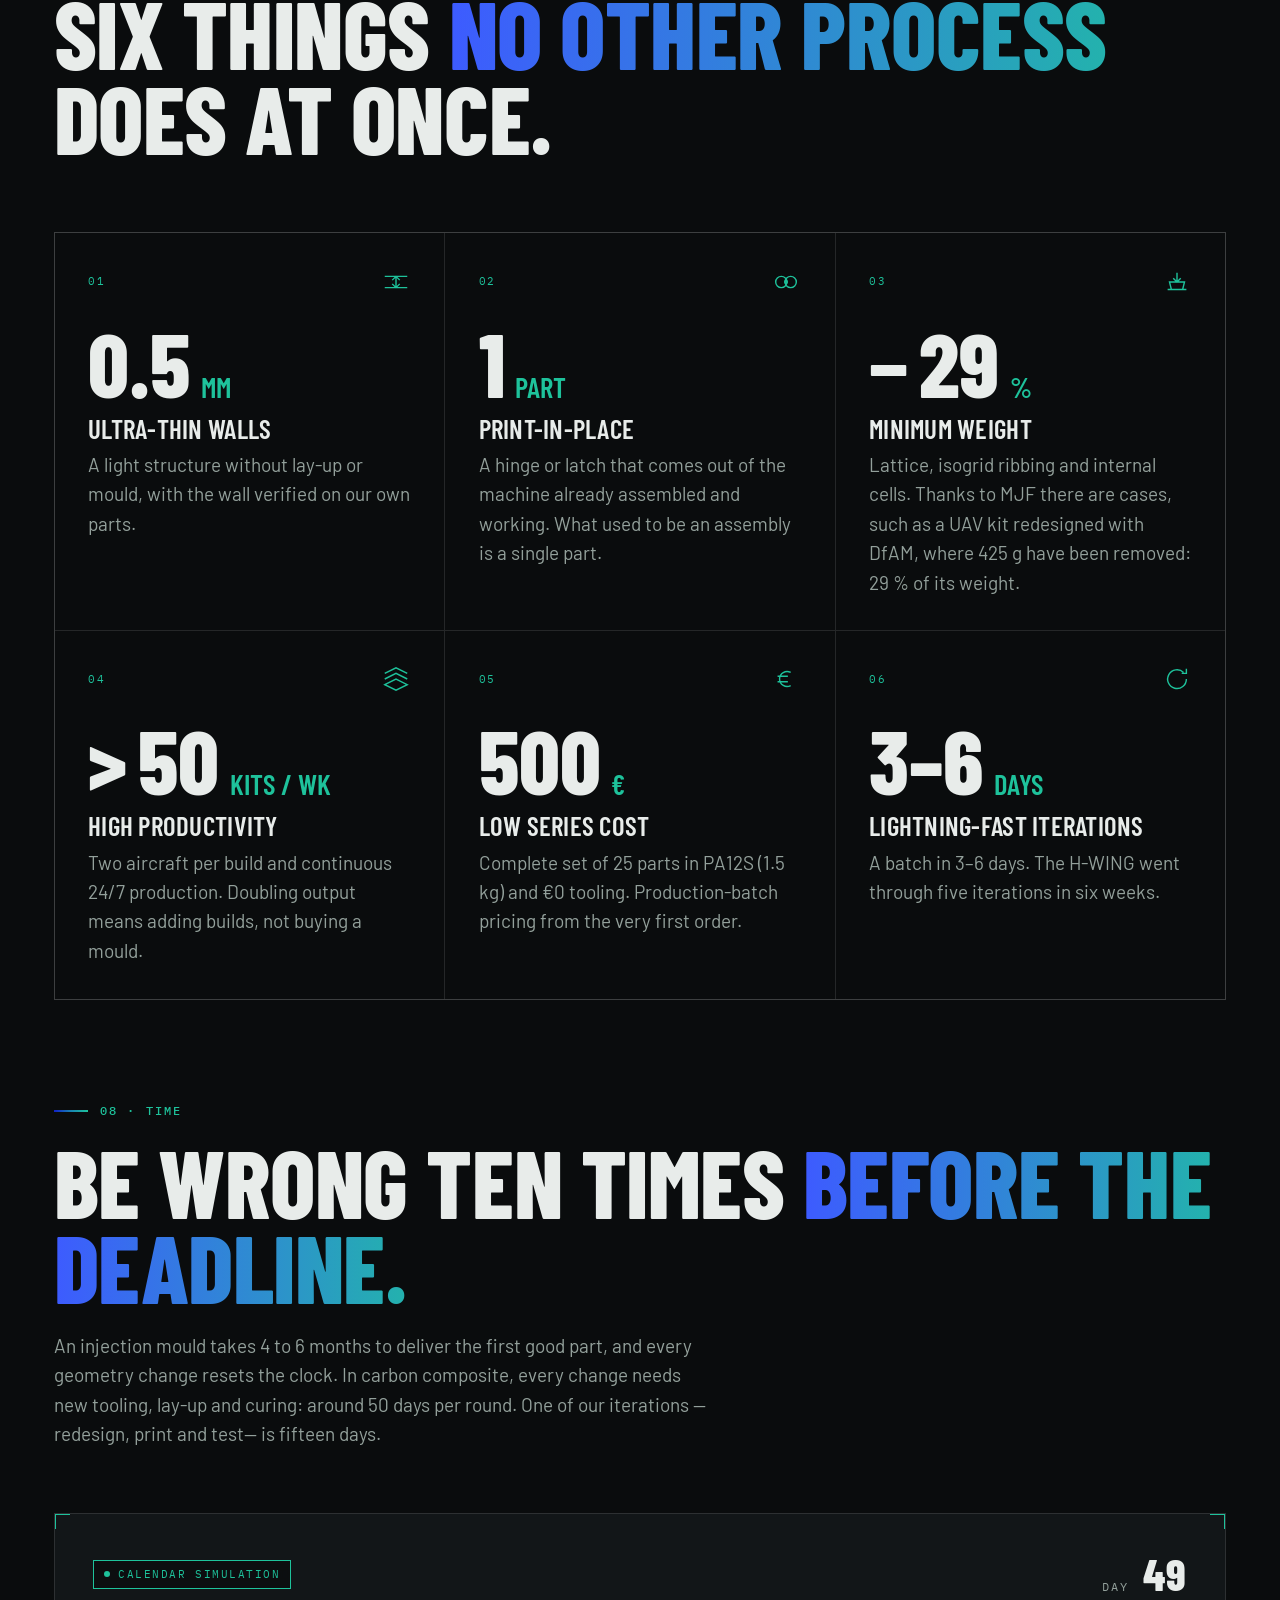
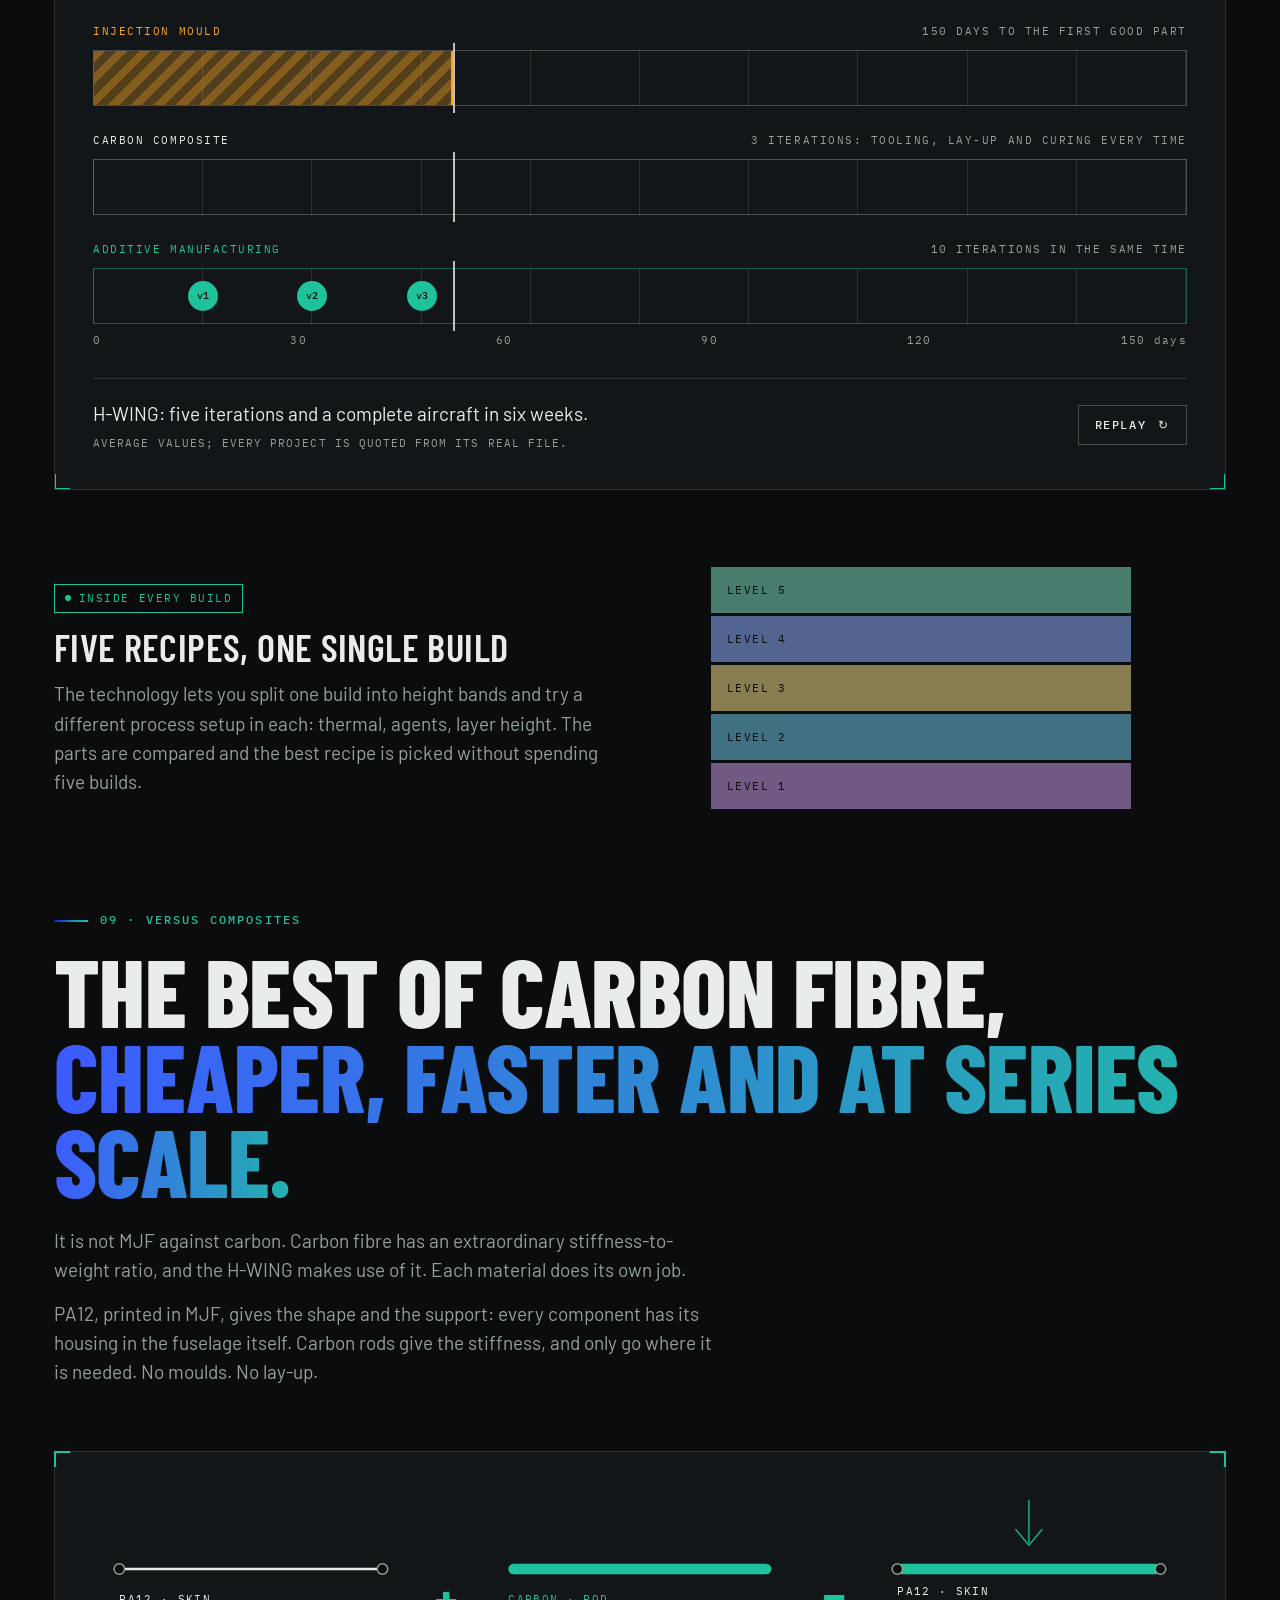
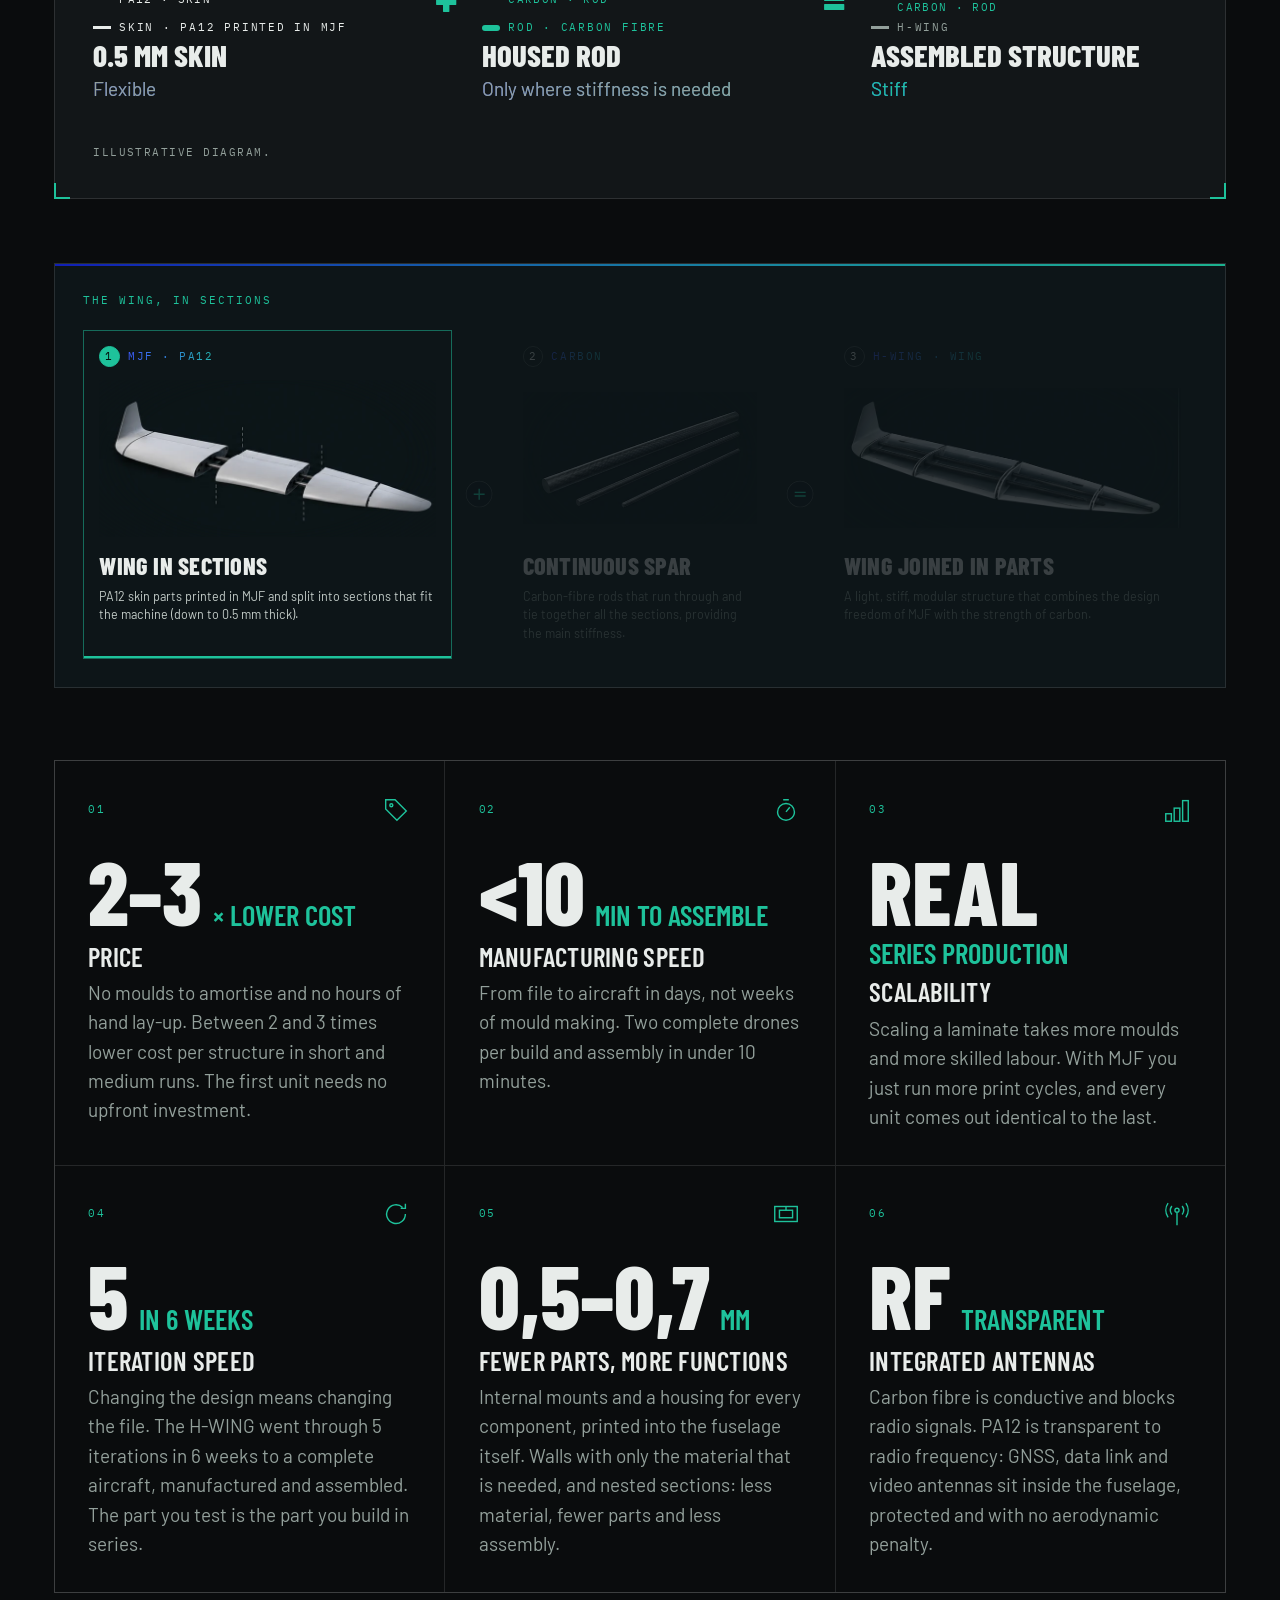
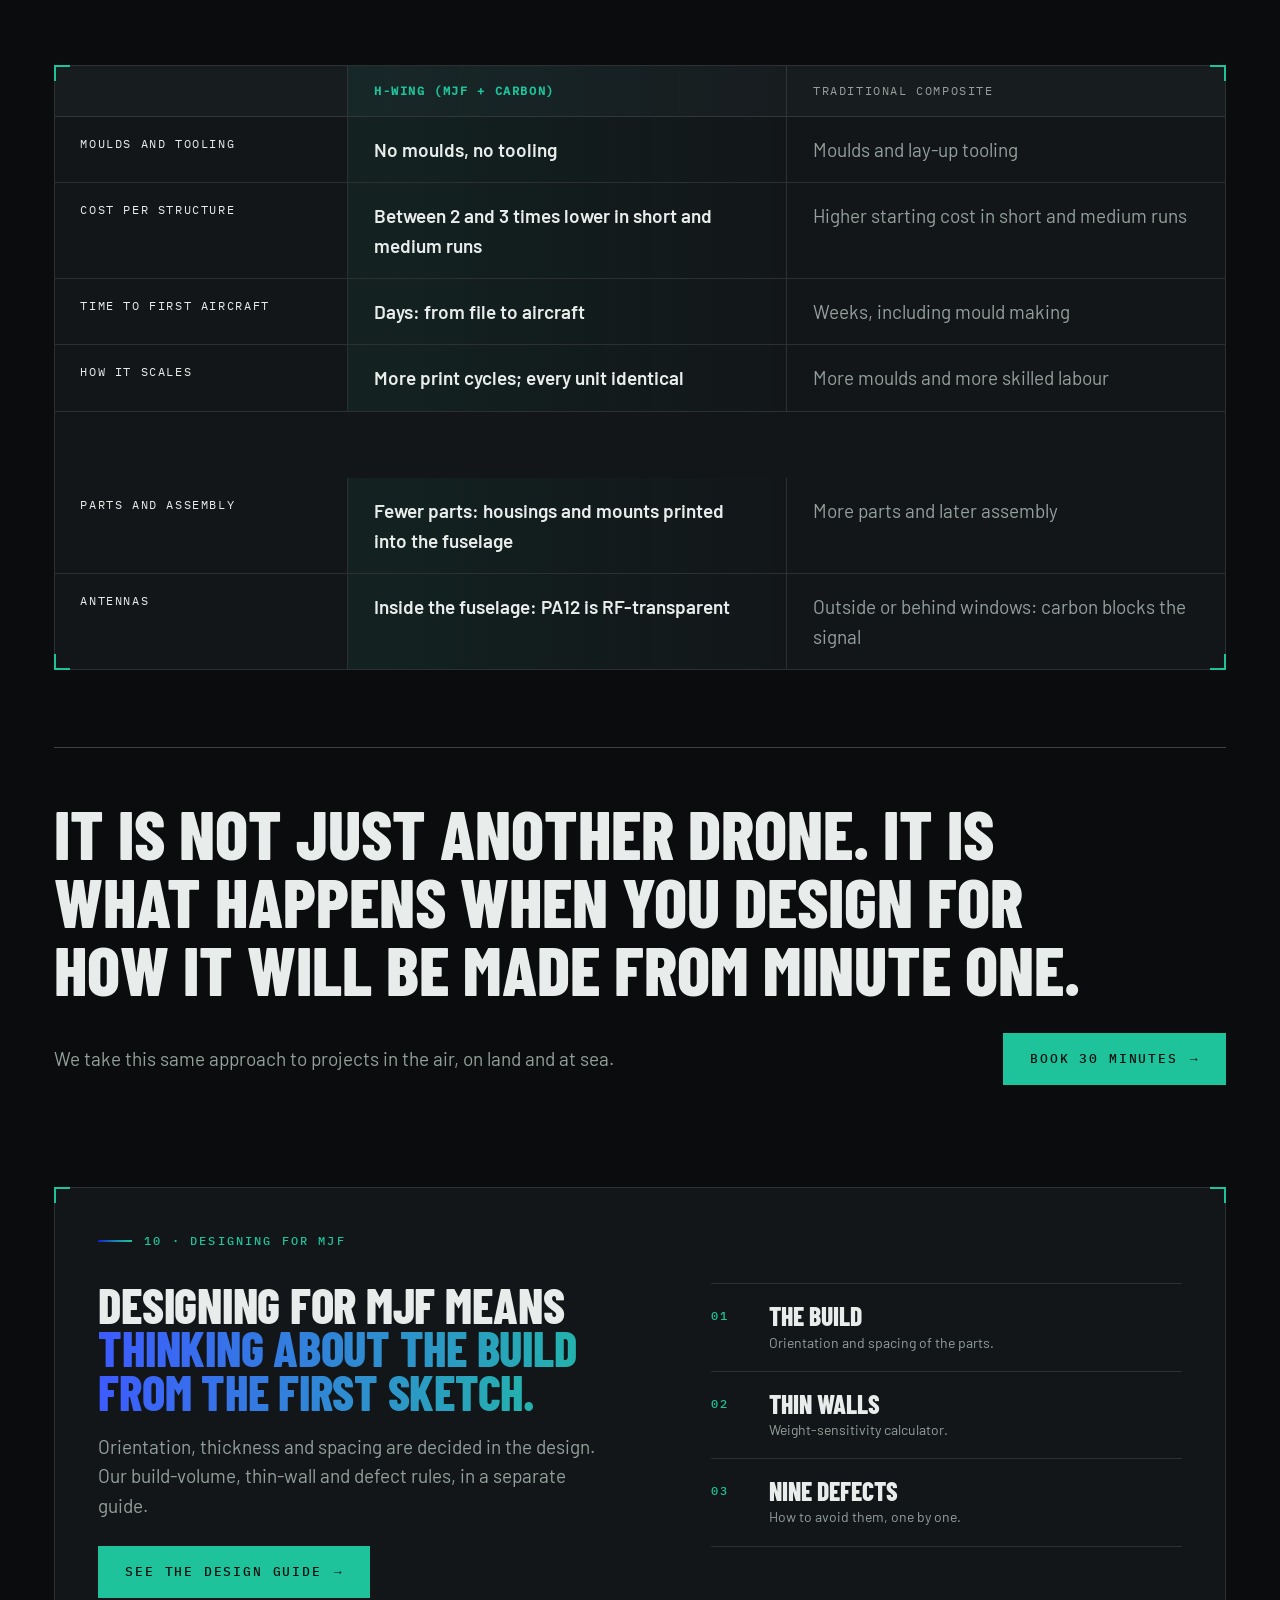
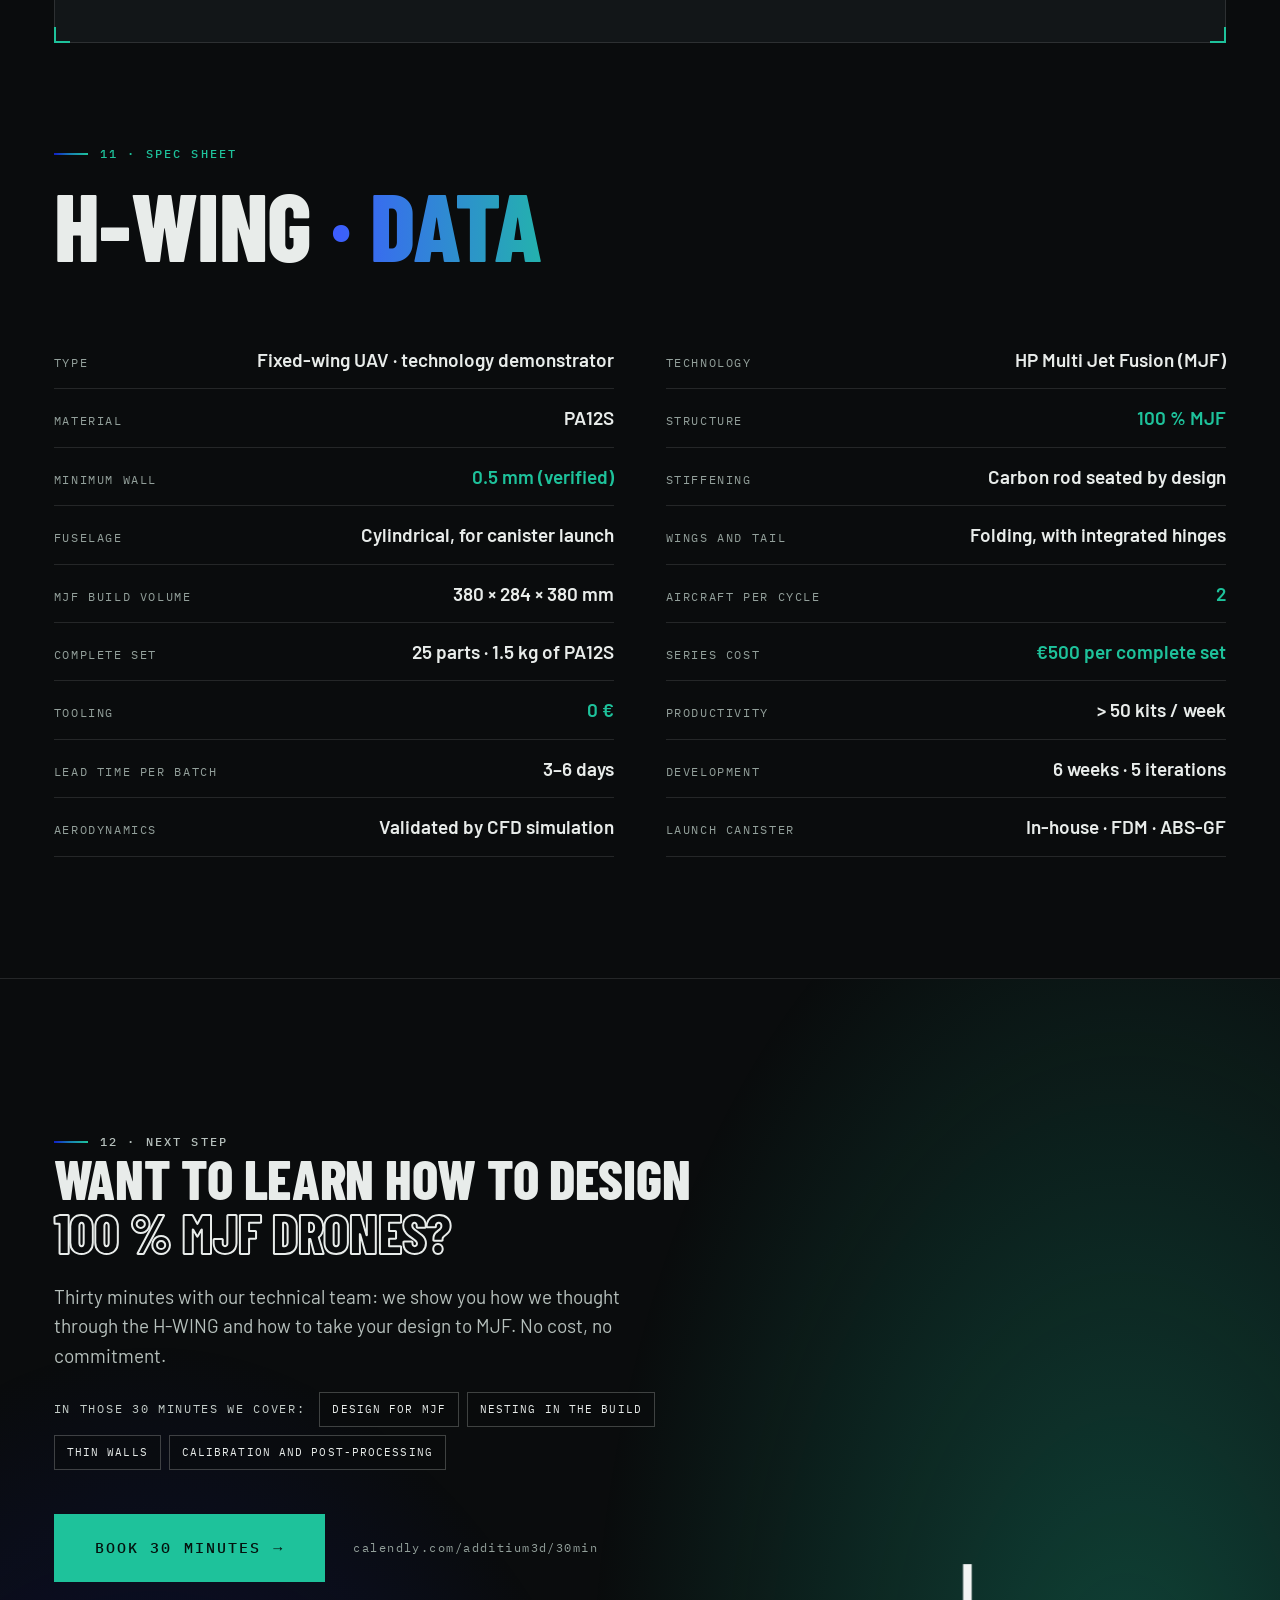
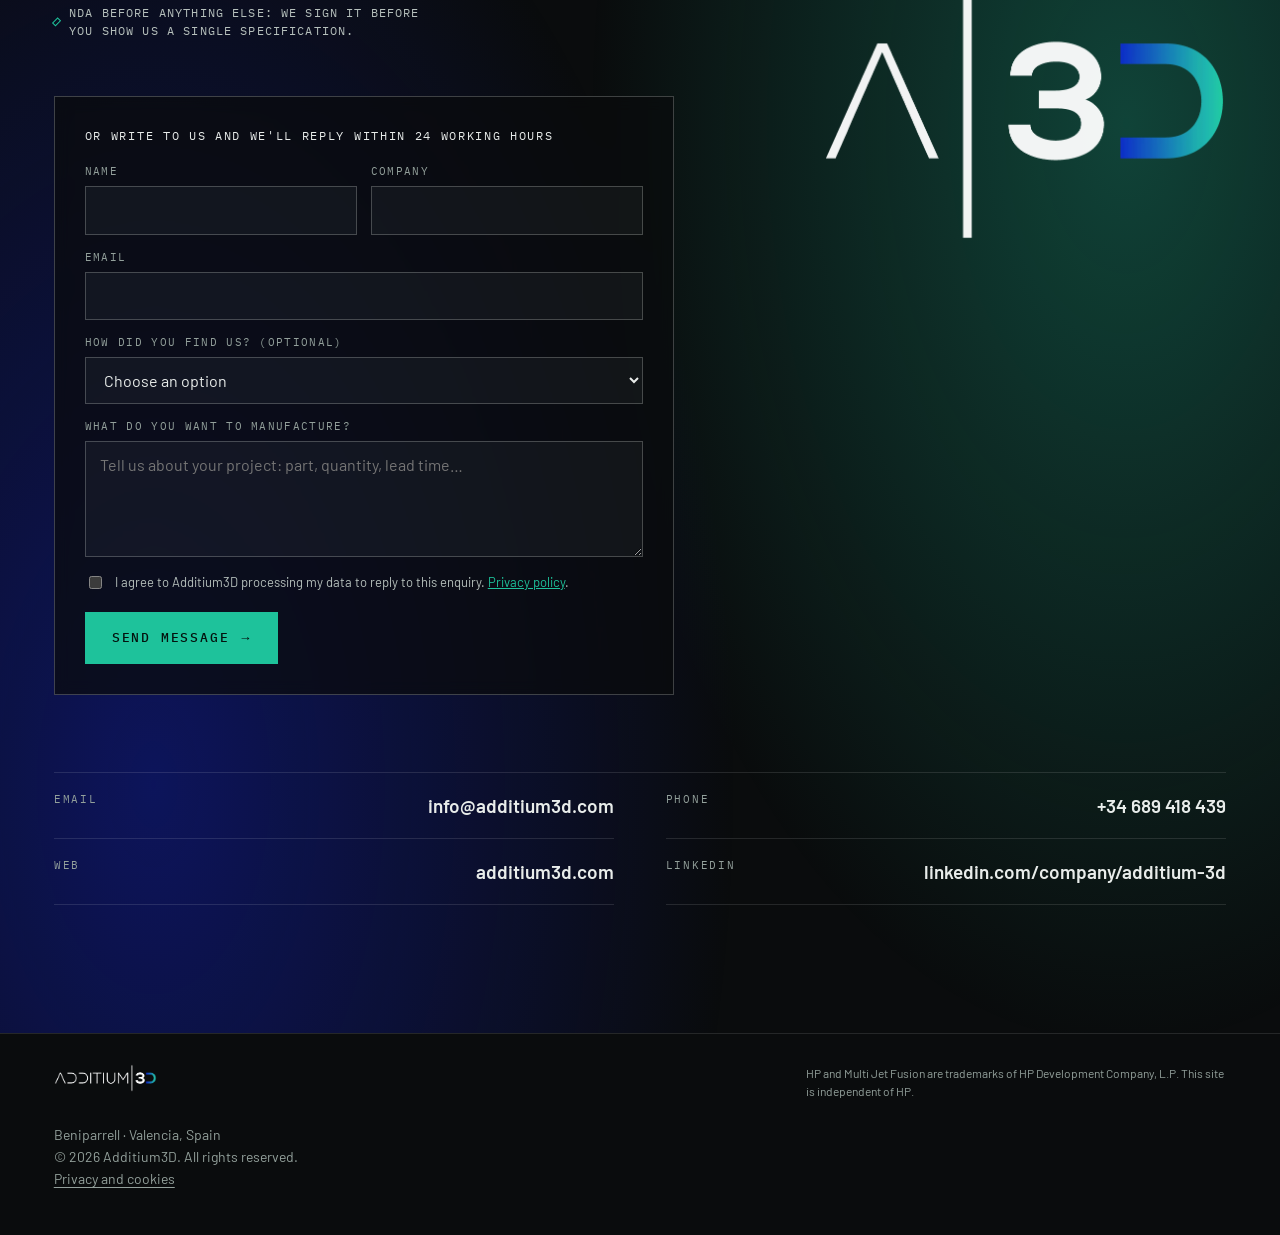
<file: web/index.html>
<!doctype html>
<html lang="en"><head><meta charset="utf-8"><meta name="viewport" content="width=device-width,initial-scale=1">
<title>H-WING · Additium3D</title>
<meta name="robots" content="noindex,follow"><link rel="canonical" href="https://dronesmjf.com/">
<meta http-equiv="refresh" content="0;url=/?utm_source=web&utm_medium=referral&utm_campaign=additium3d-com&utm_content=enlace&lang=en">
<script>location.replace("/?utm_source=web&utm_medium=referral&utm_campaign=additium3d-com&utm_content=enlace&lang=en");</script>
<style>body{margin:0;background:#0a0c0d;color:#9aa5a0;font:16px system-ui;display:grid;place-items:center;min-height:100vh}a{color:#1ec29b}</style>
</head><body><p><a href="/?utm_source=web&utm_medium=referral&utm_campaign=additium3d-com&utm_content=enlace&lang=en">dronesmjf.com →</a></p></body></html>
</file>
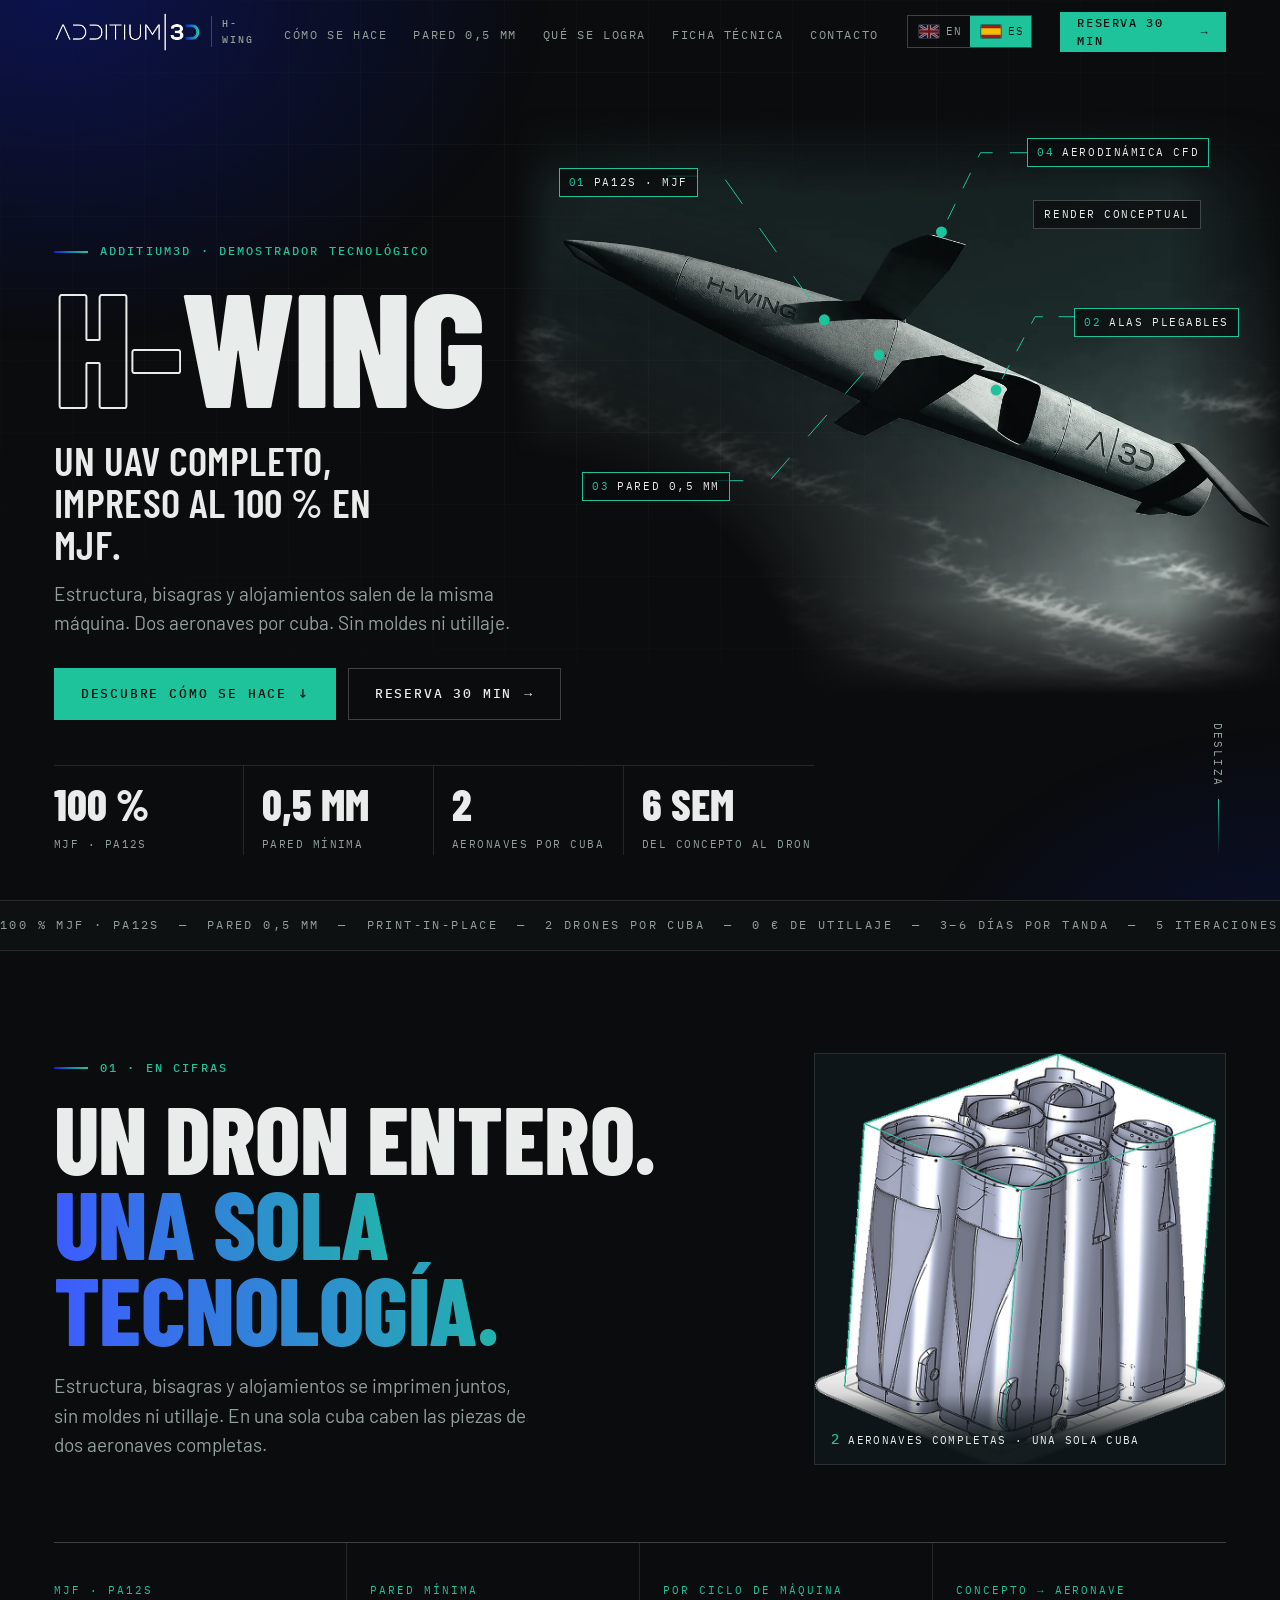
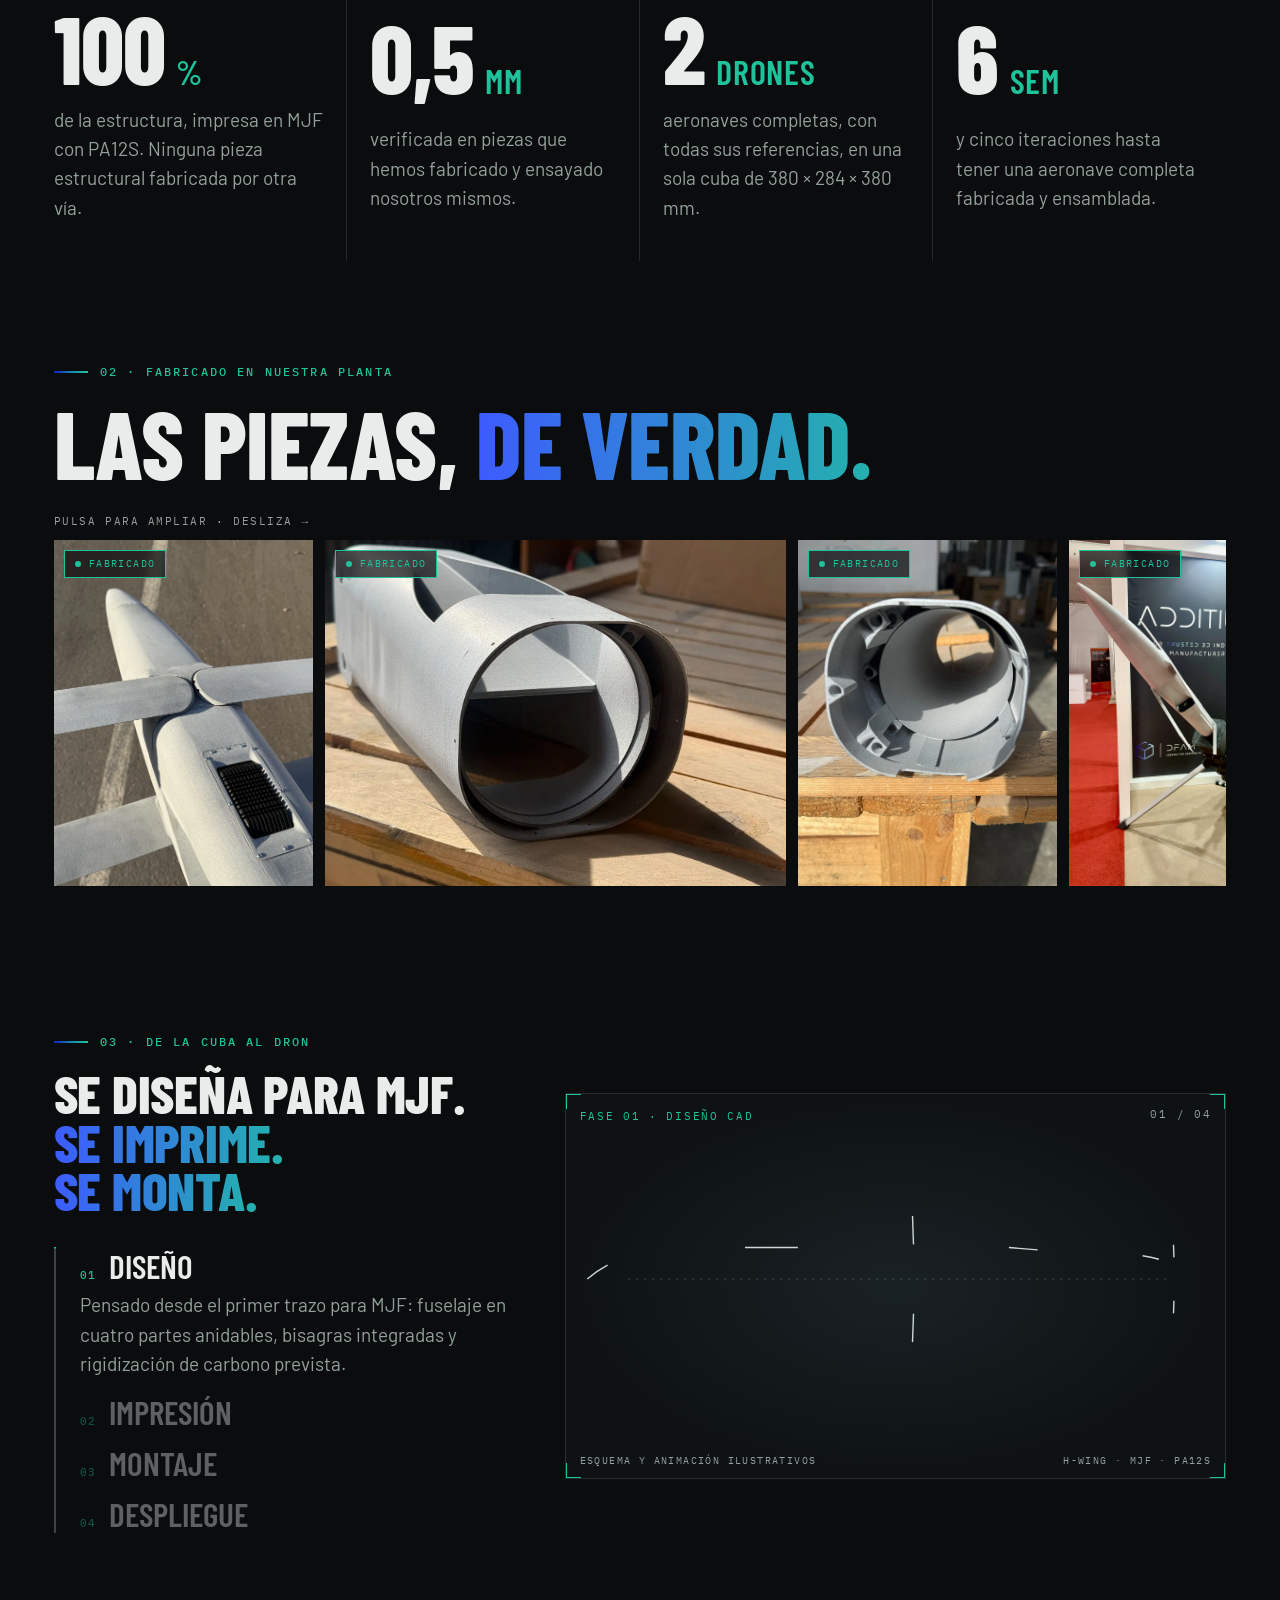
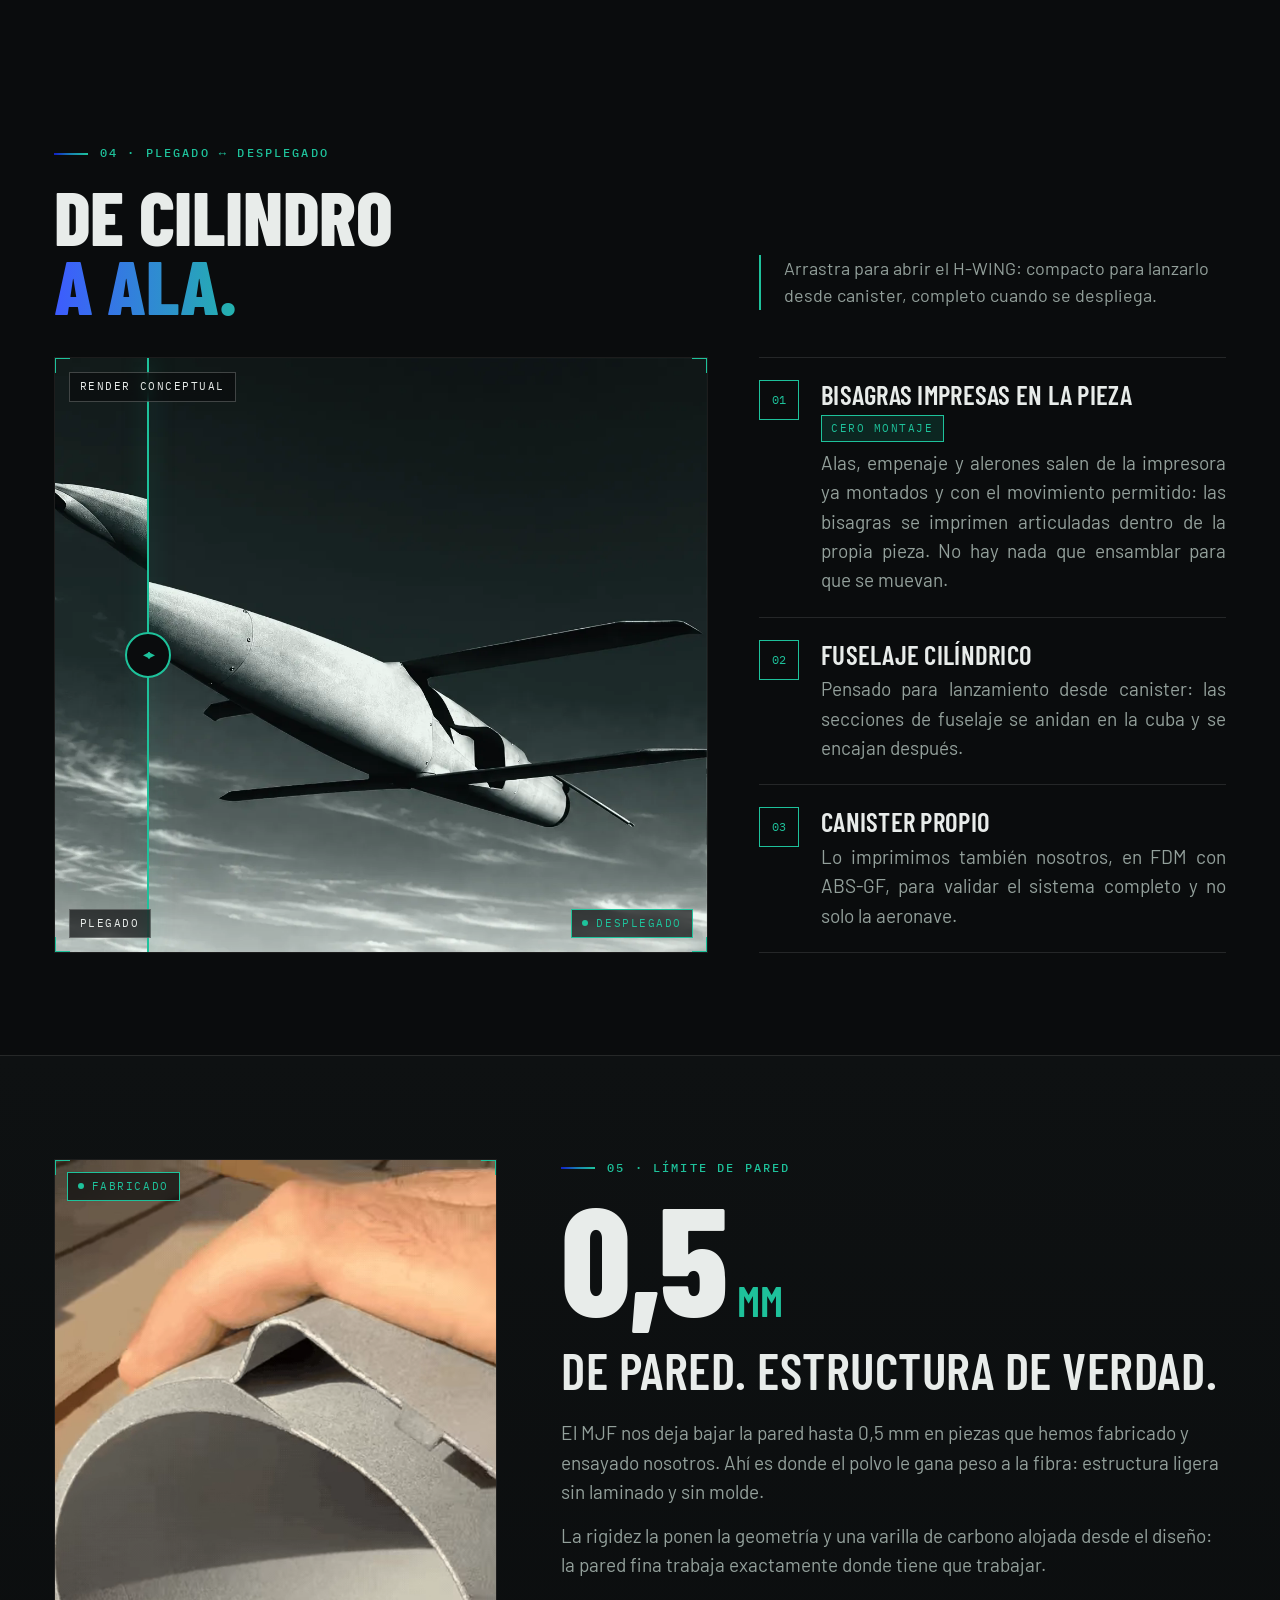
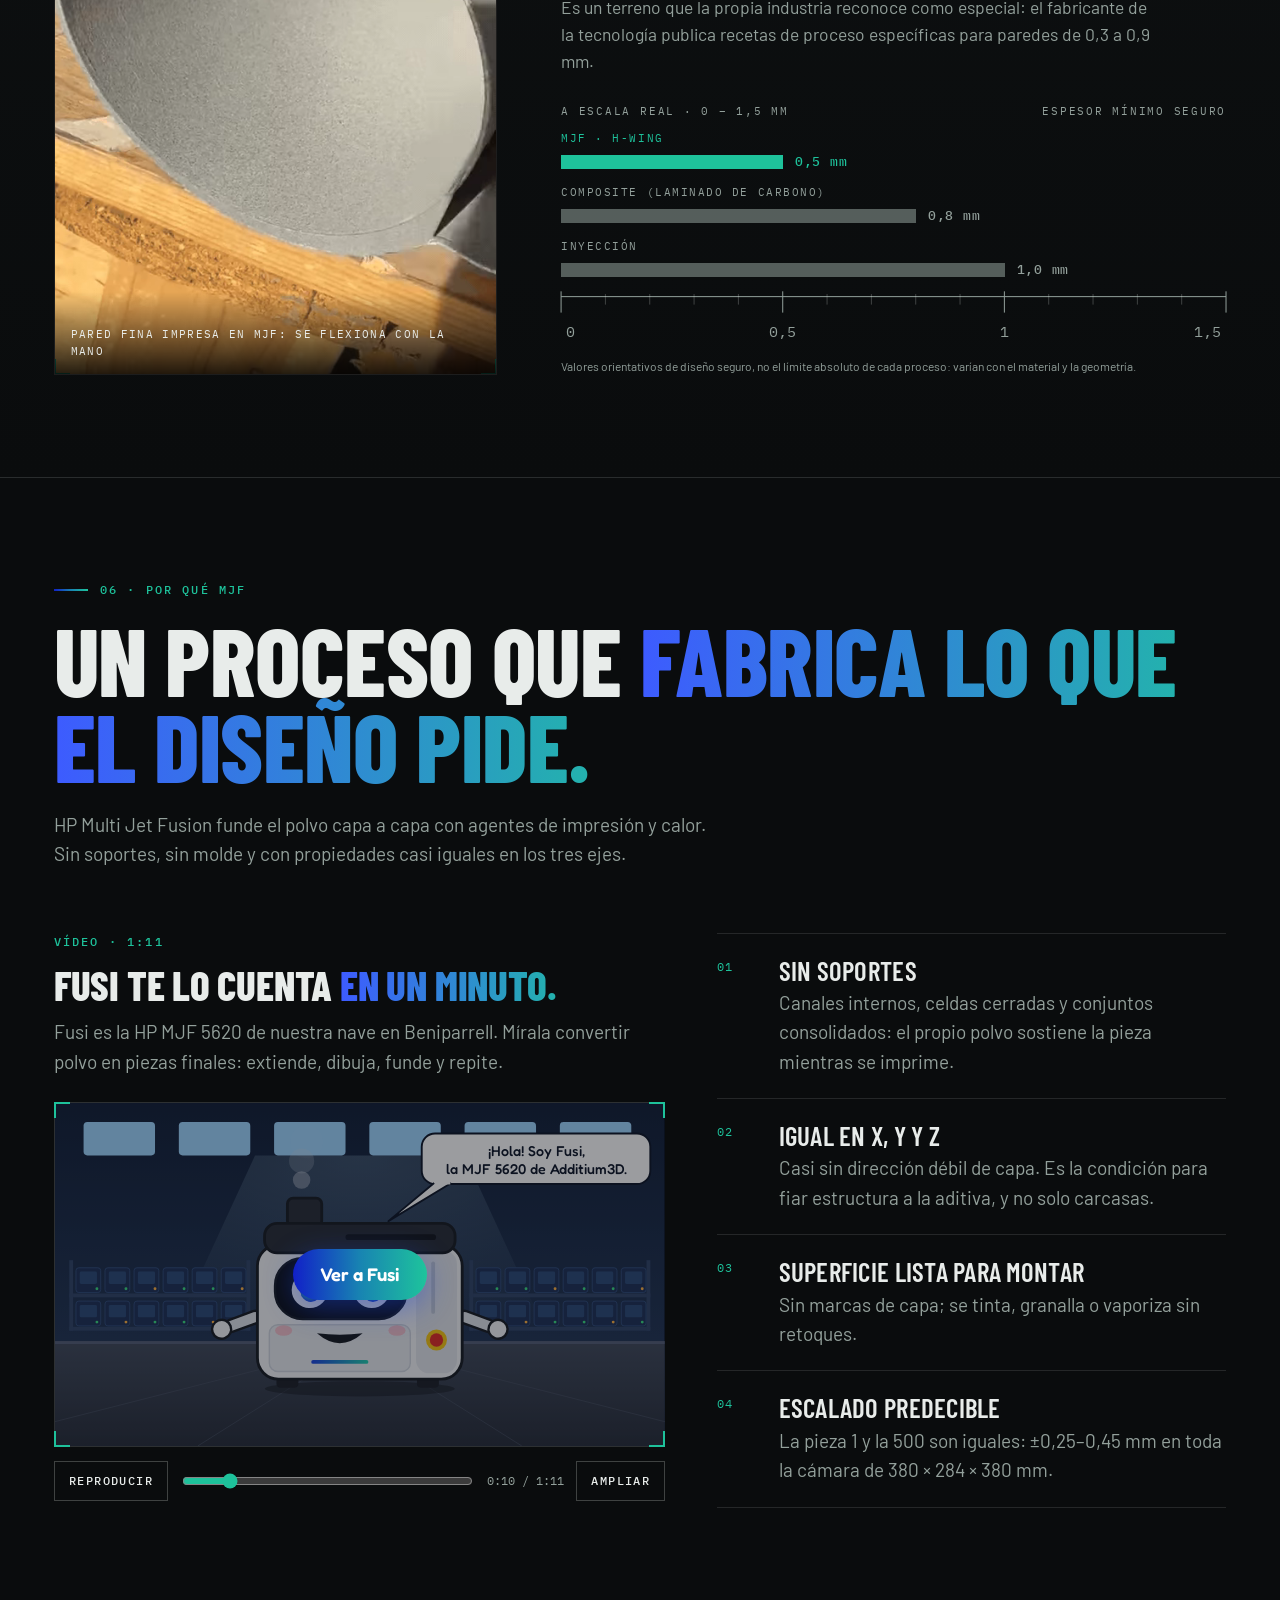
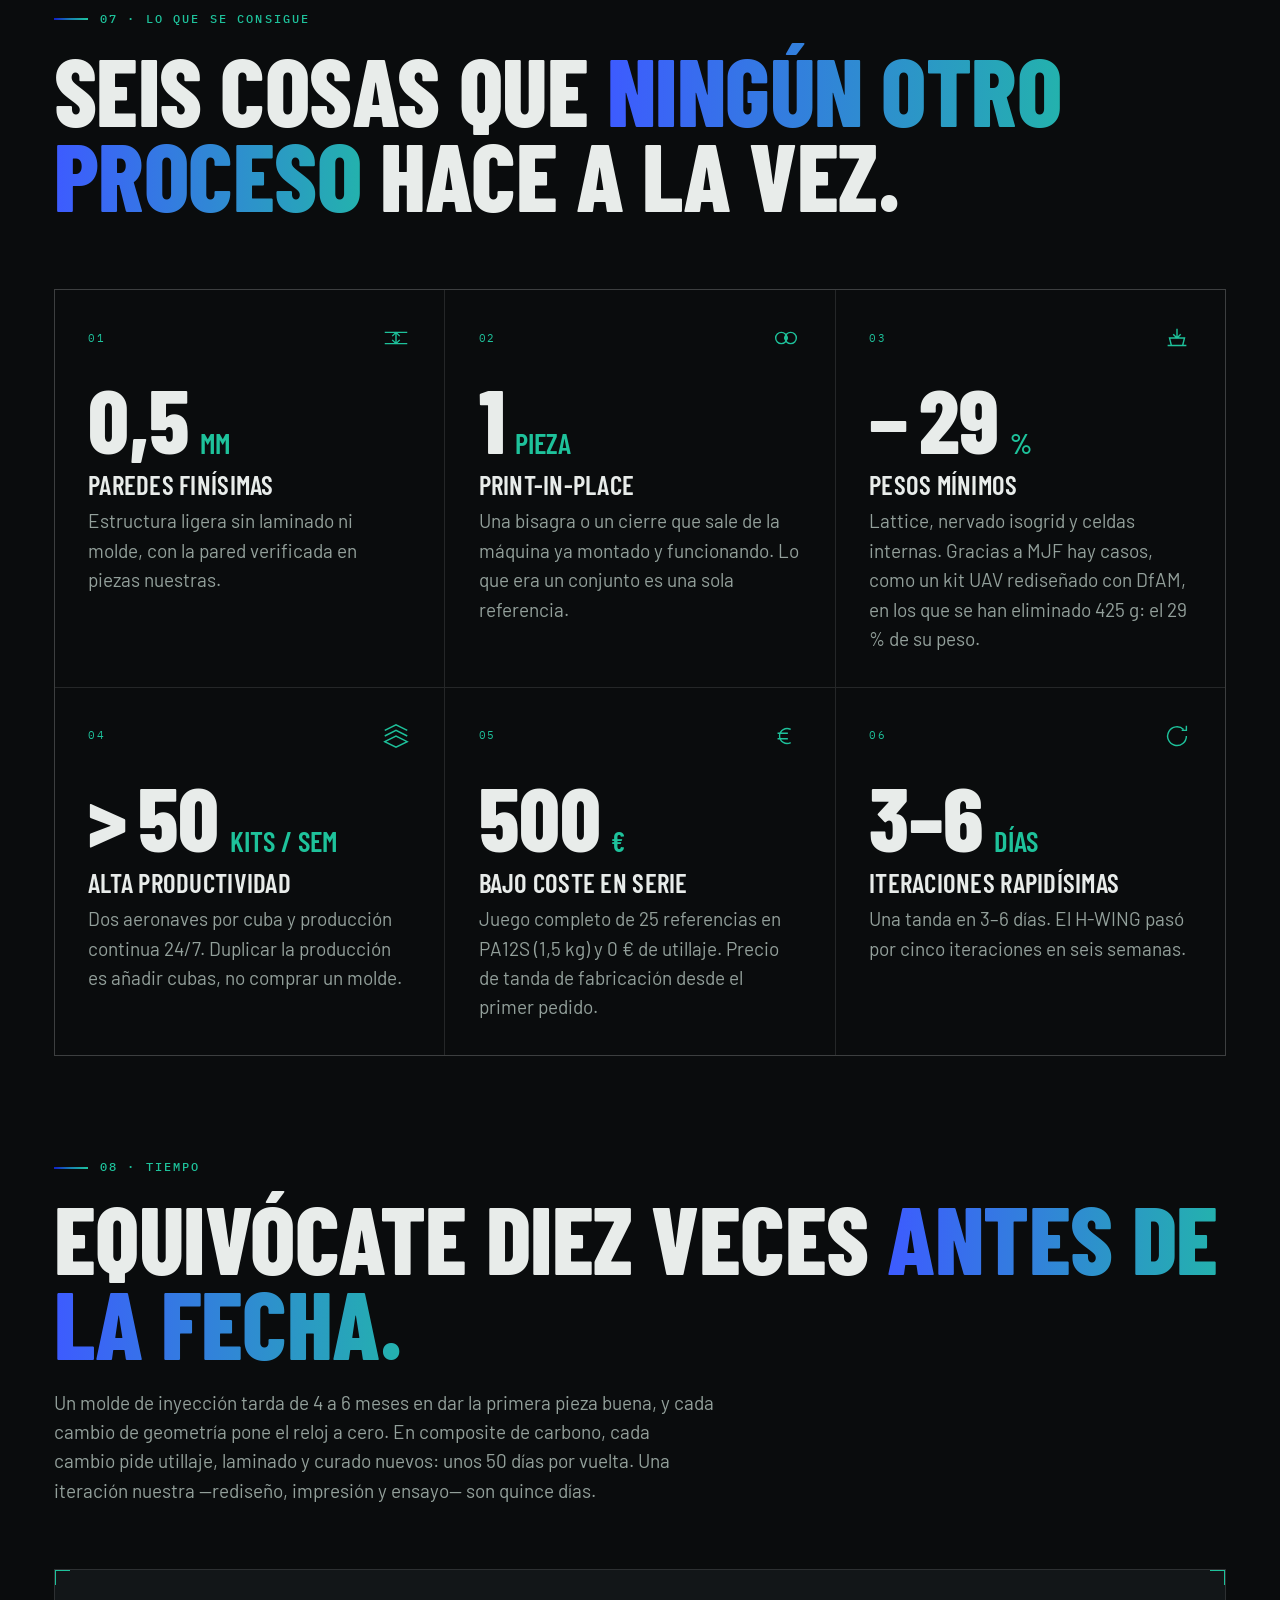
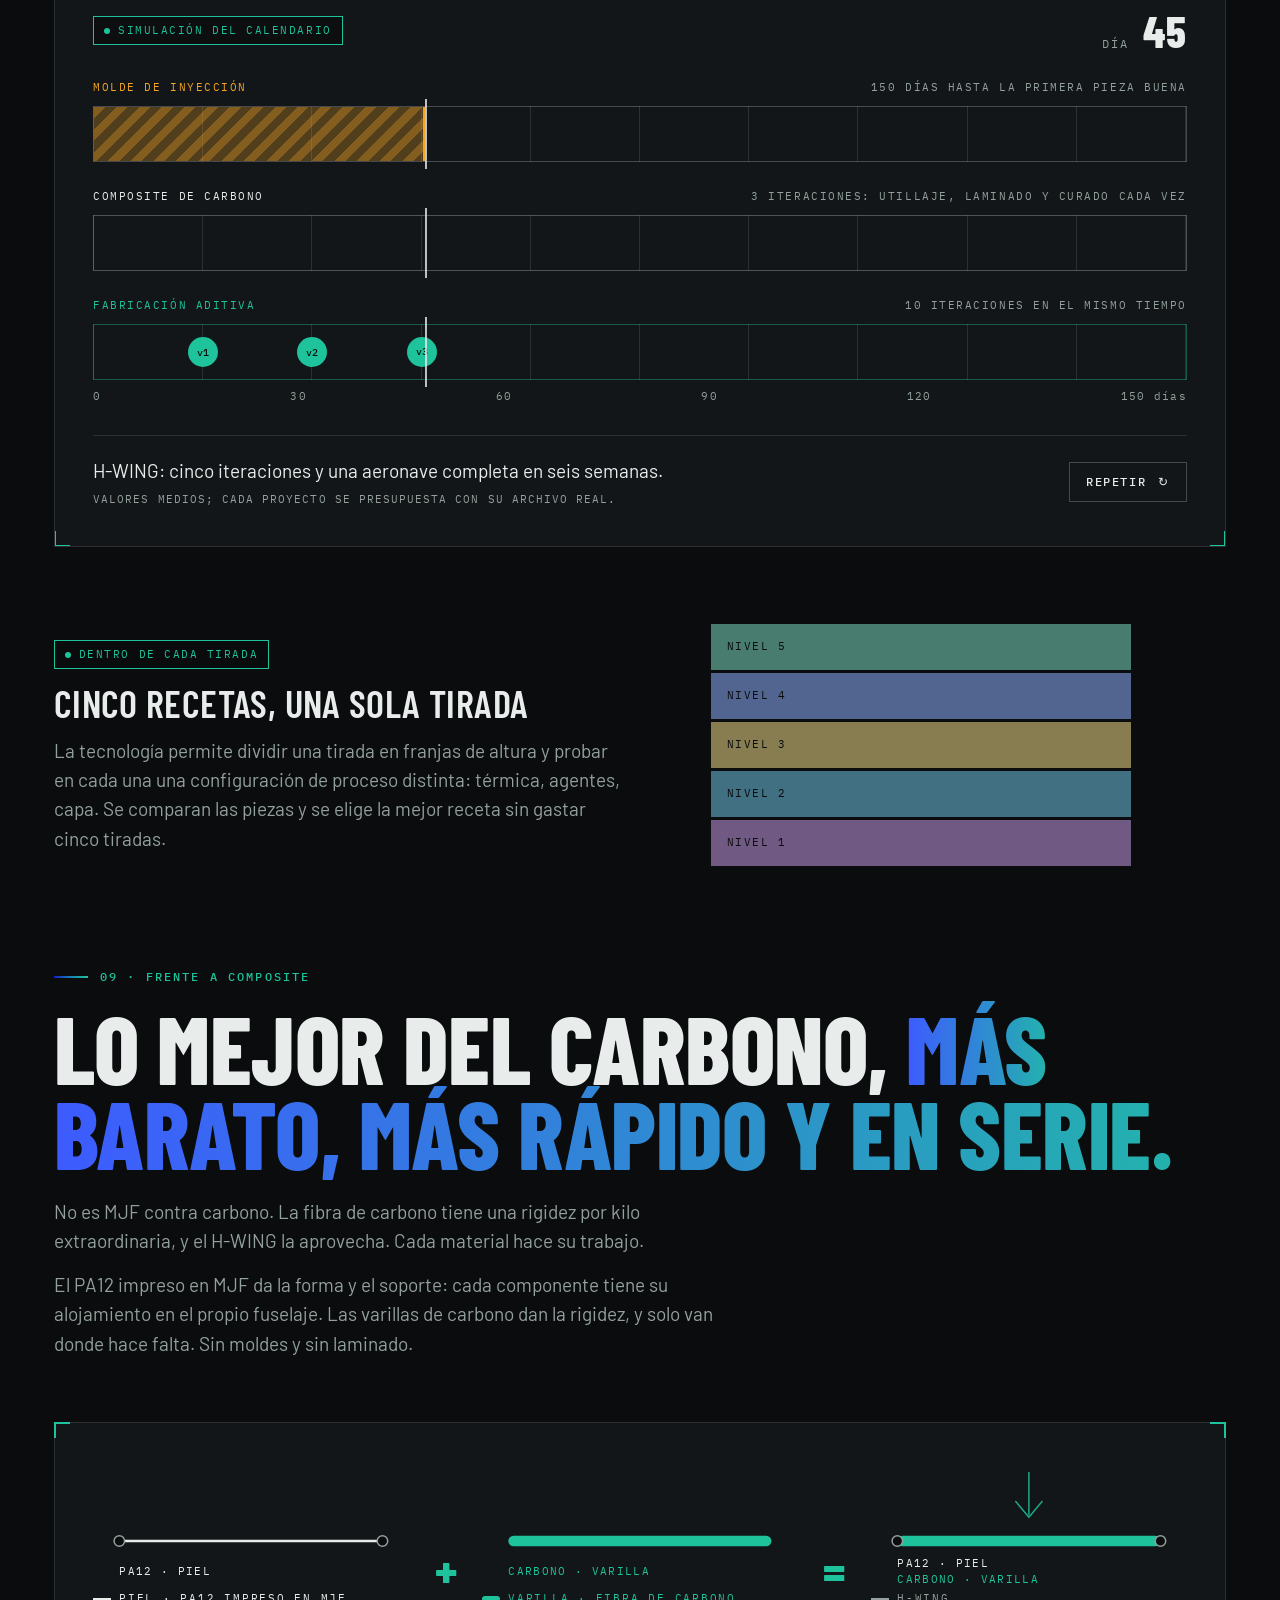
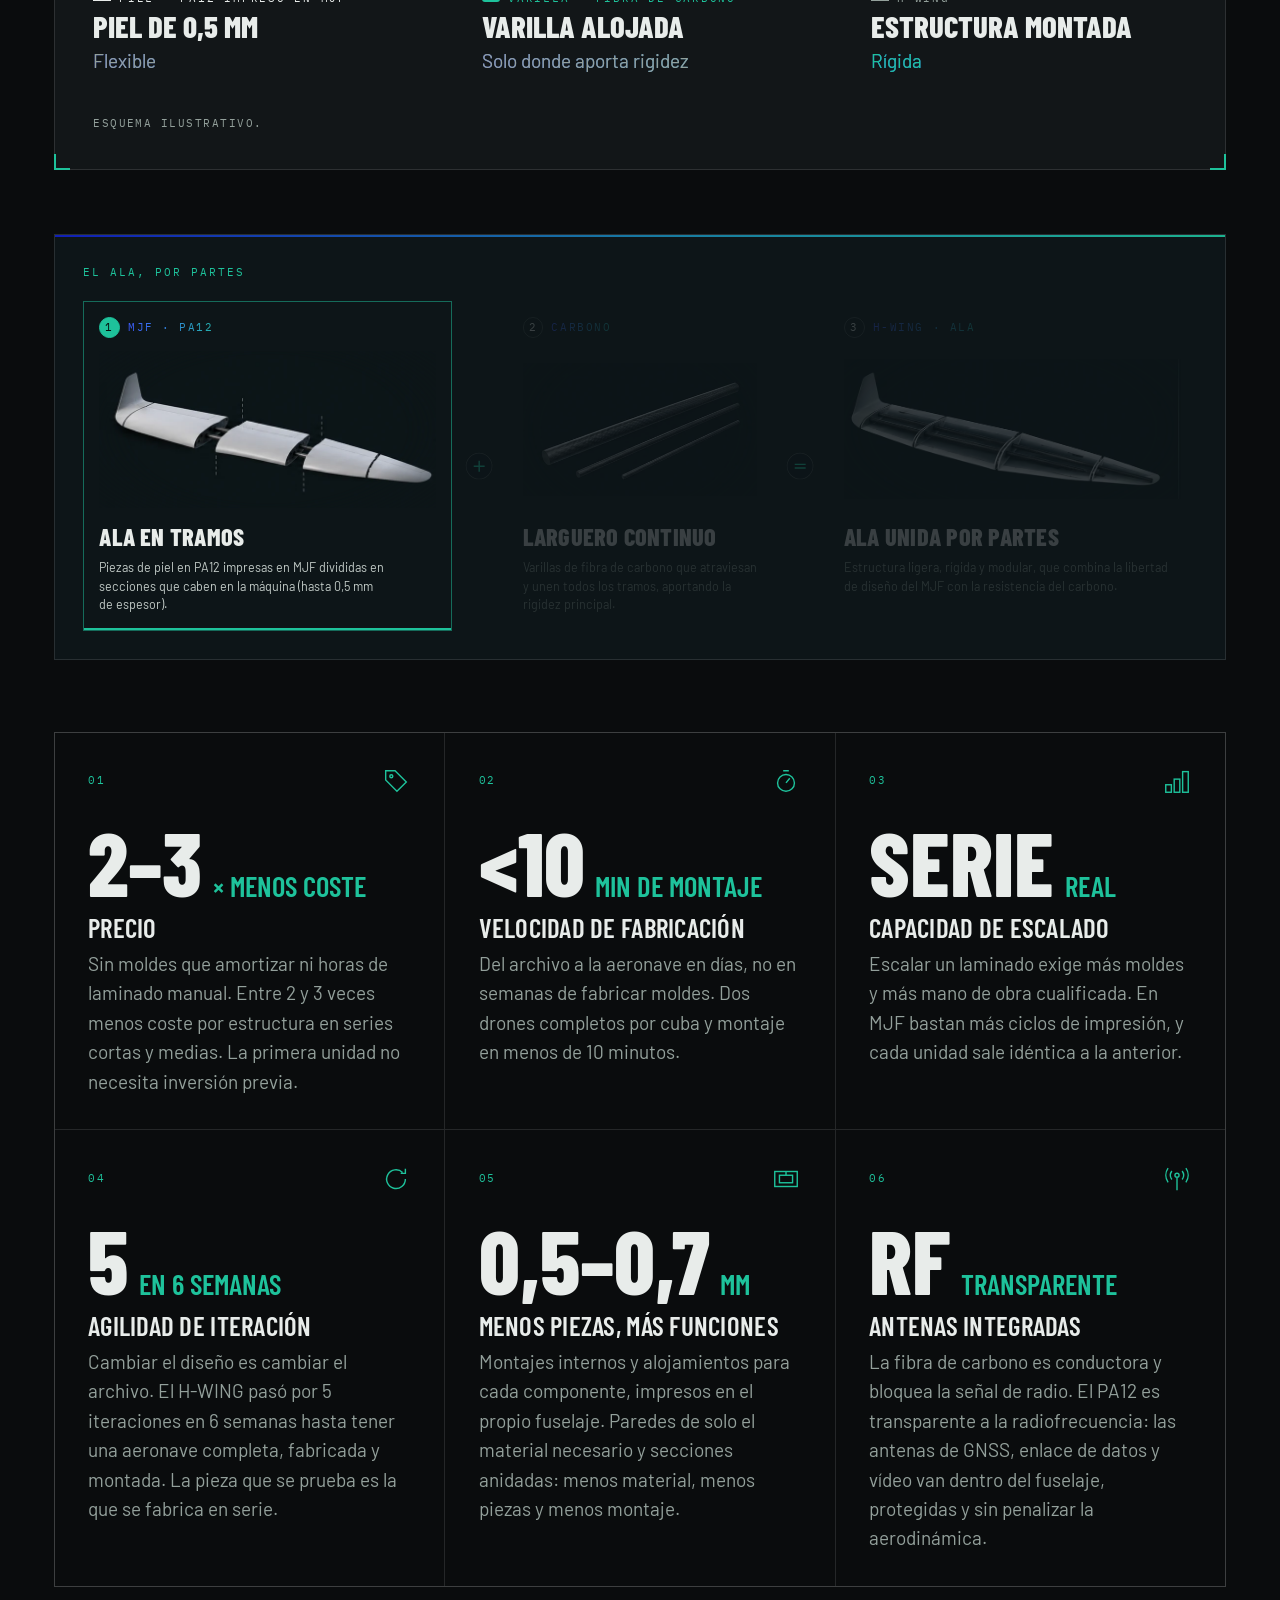
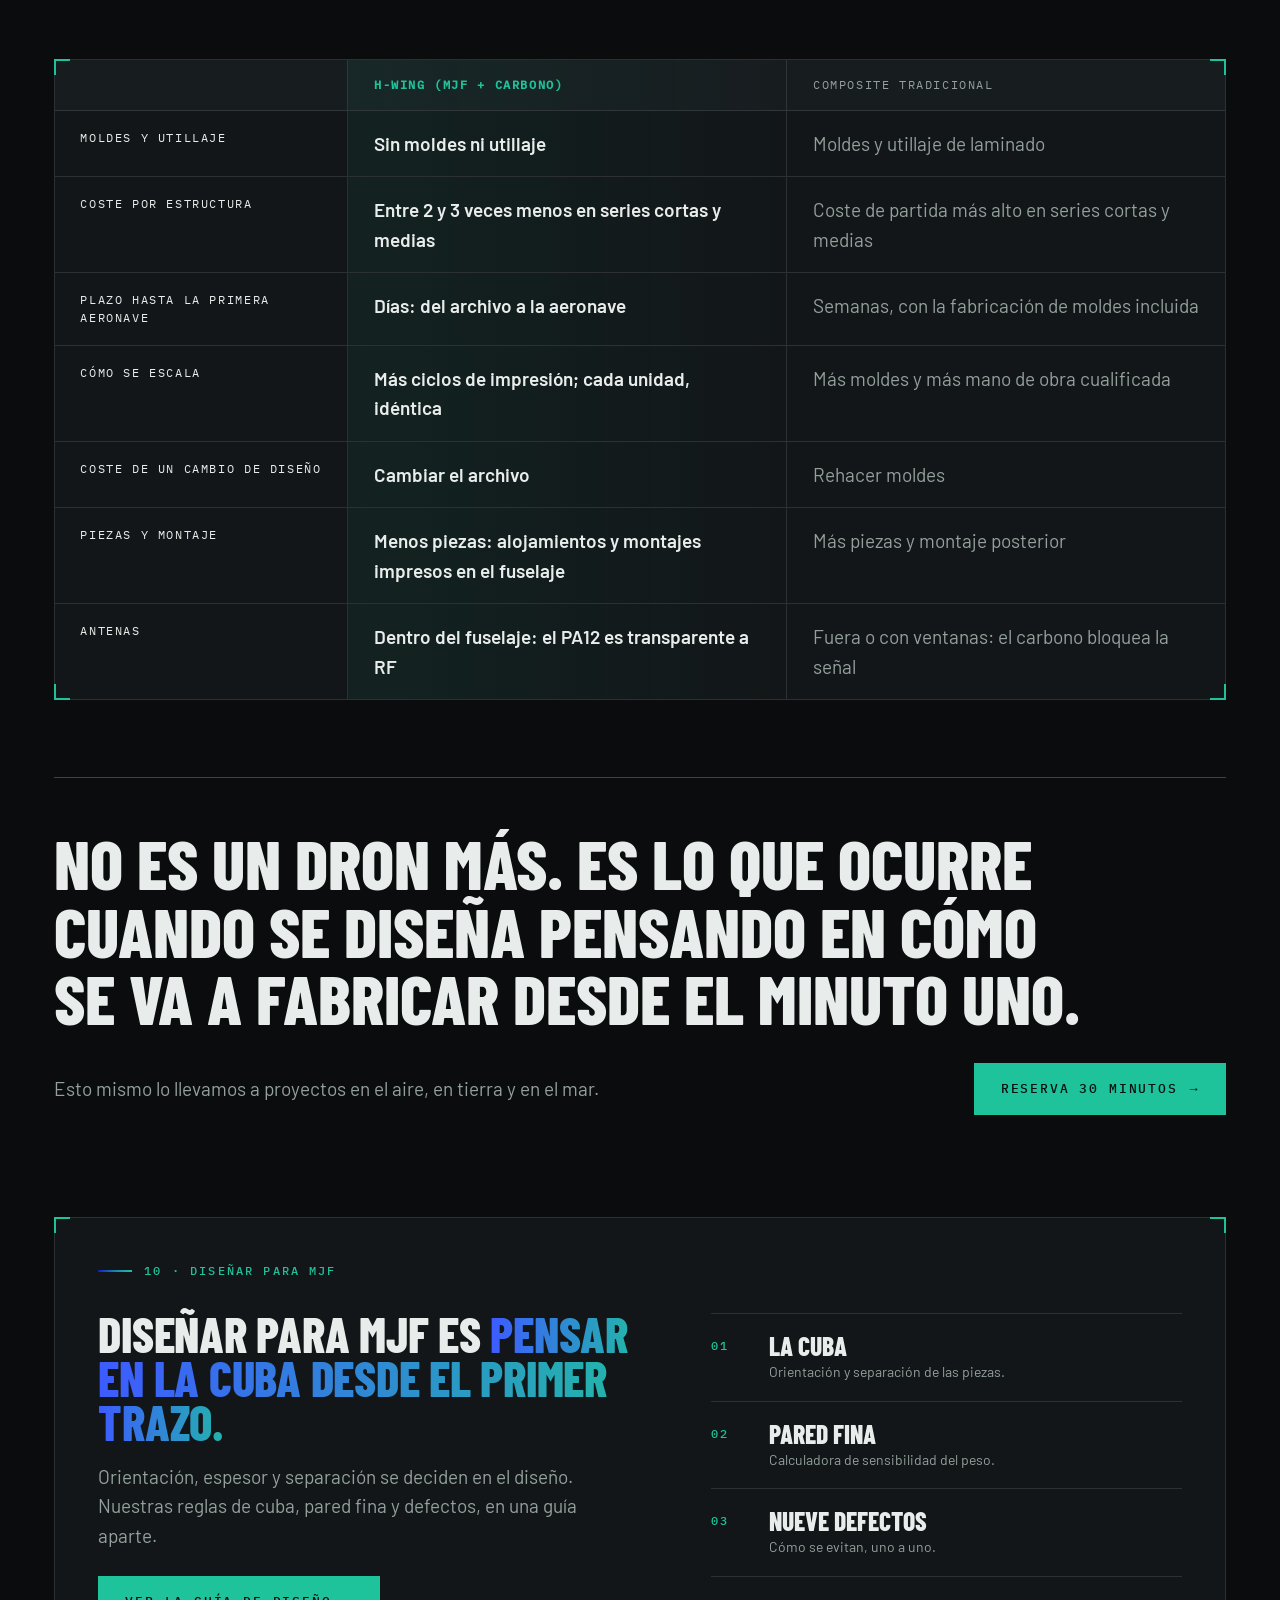
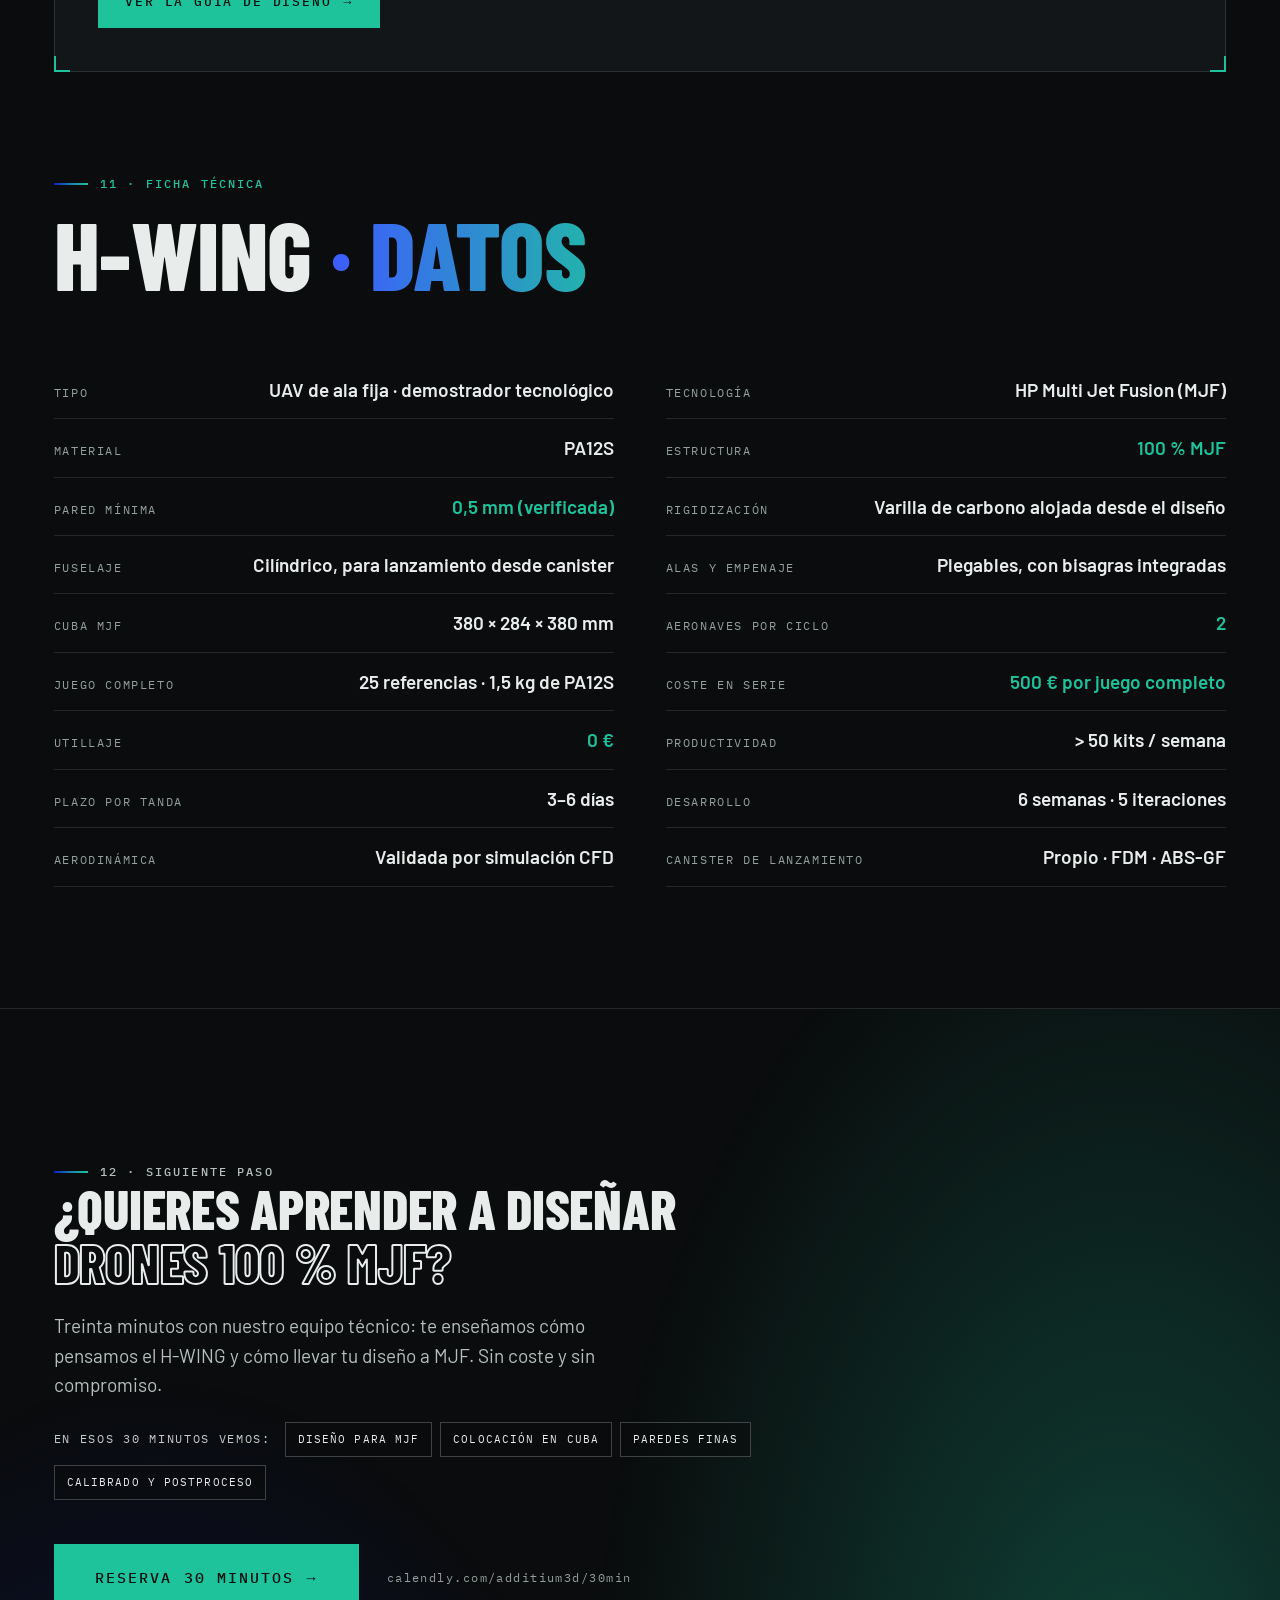
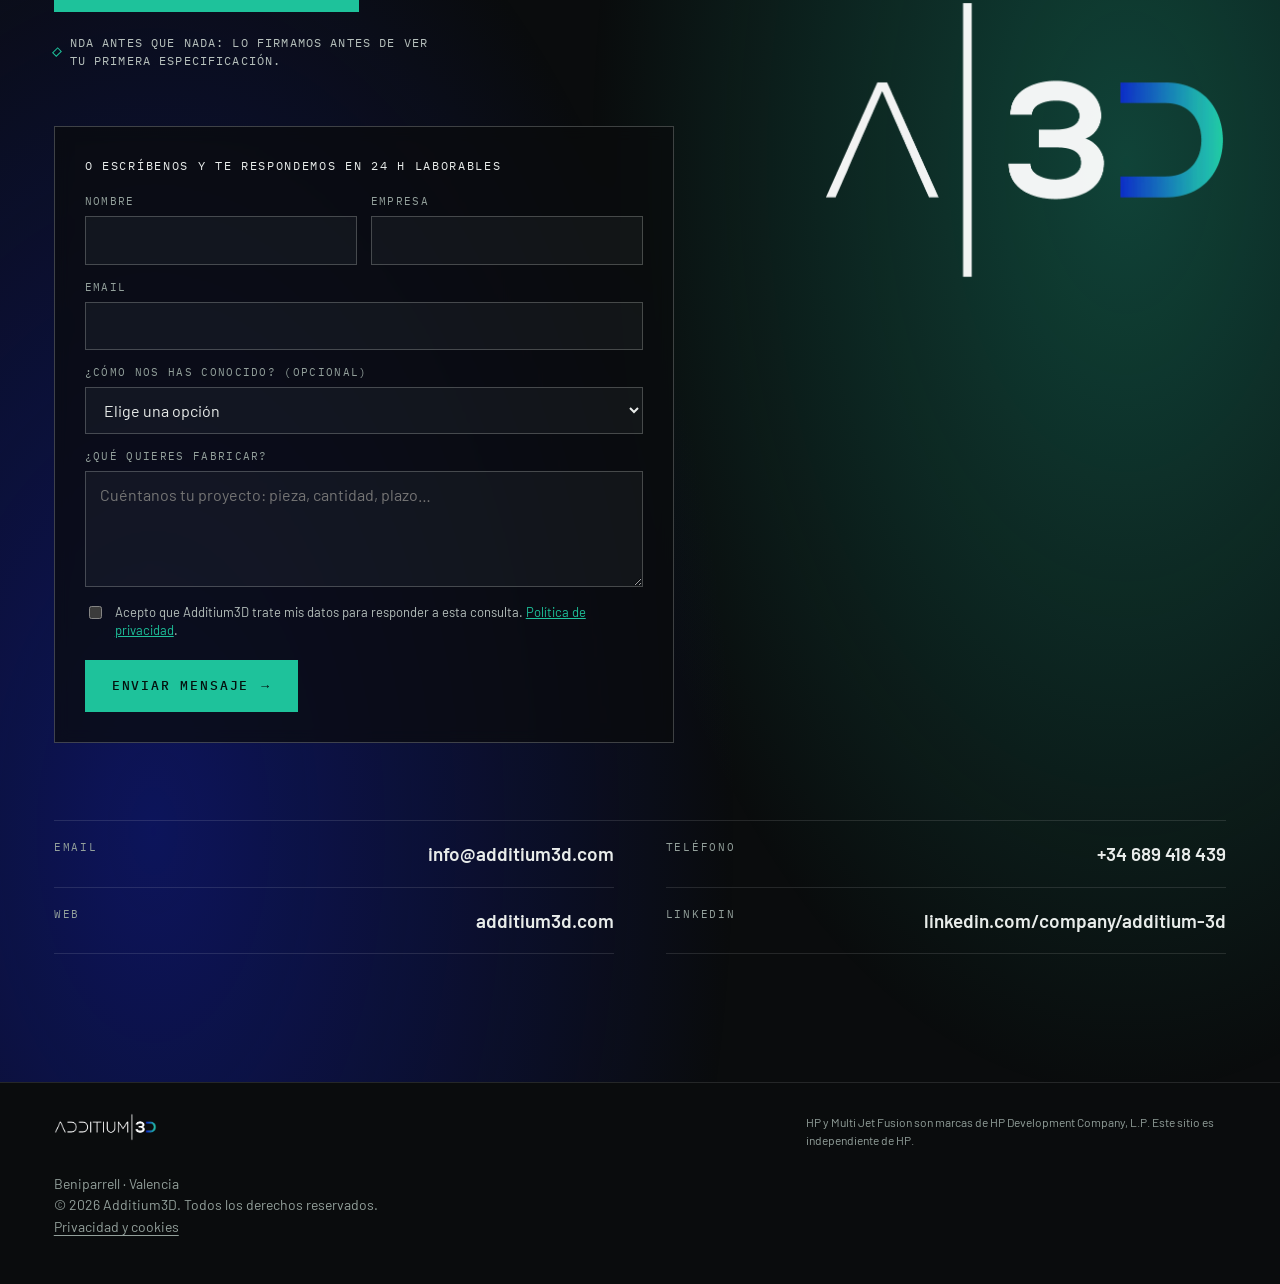
<file: whatsapp/index.html>
<!doctype html>
<html lang="es"><head><meta charset="utf-8"><meta name="viewport" content="width=device-width,initial-scale=1">
<title>H-WING · Additium3D</title>
<meta name="robots" content="noindex,follow"><link rel="canonical" href="https://dronesmjf.com/">
<meta http-equiv="refresh" content="0;url=/?utm_source=whatsapp&utm_medium=mensajeria&utm_campaign=whatsapp&utm_content=compartido&lang=es">
<script>location.replace("/?utm_source=whatsapp&utm_medium=mensajeria&utm_campaign=whatsapp&utm_content=compartido&lang=es");</script>
<style>body{margin:0;background:#0a0c0d;color:#9aa5a0;font:16px system-ui;display:grid;place-items:center;min-height:100vh}a{color:#1ec29b}</style>
</head><body><p><a href="/?utm_source=whatsapp&utm_medium=mensajeria&utm_campaign=whatsapp&utm_content=compartido&lang=es">dronesmjf.com →</a></p></body></html>
</file>
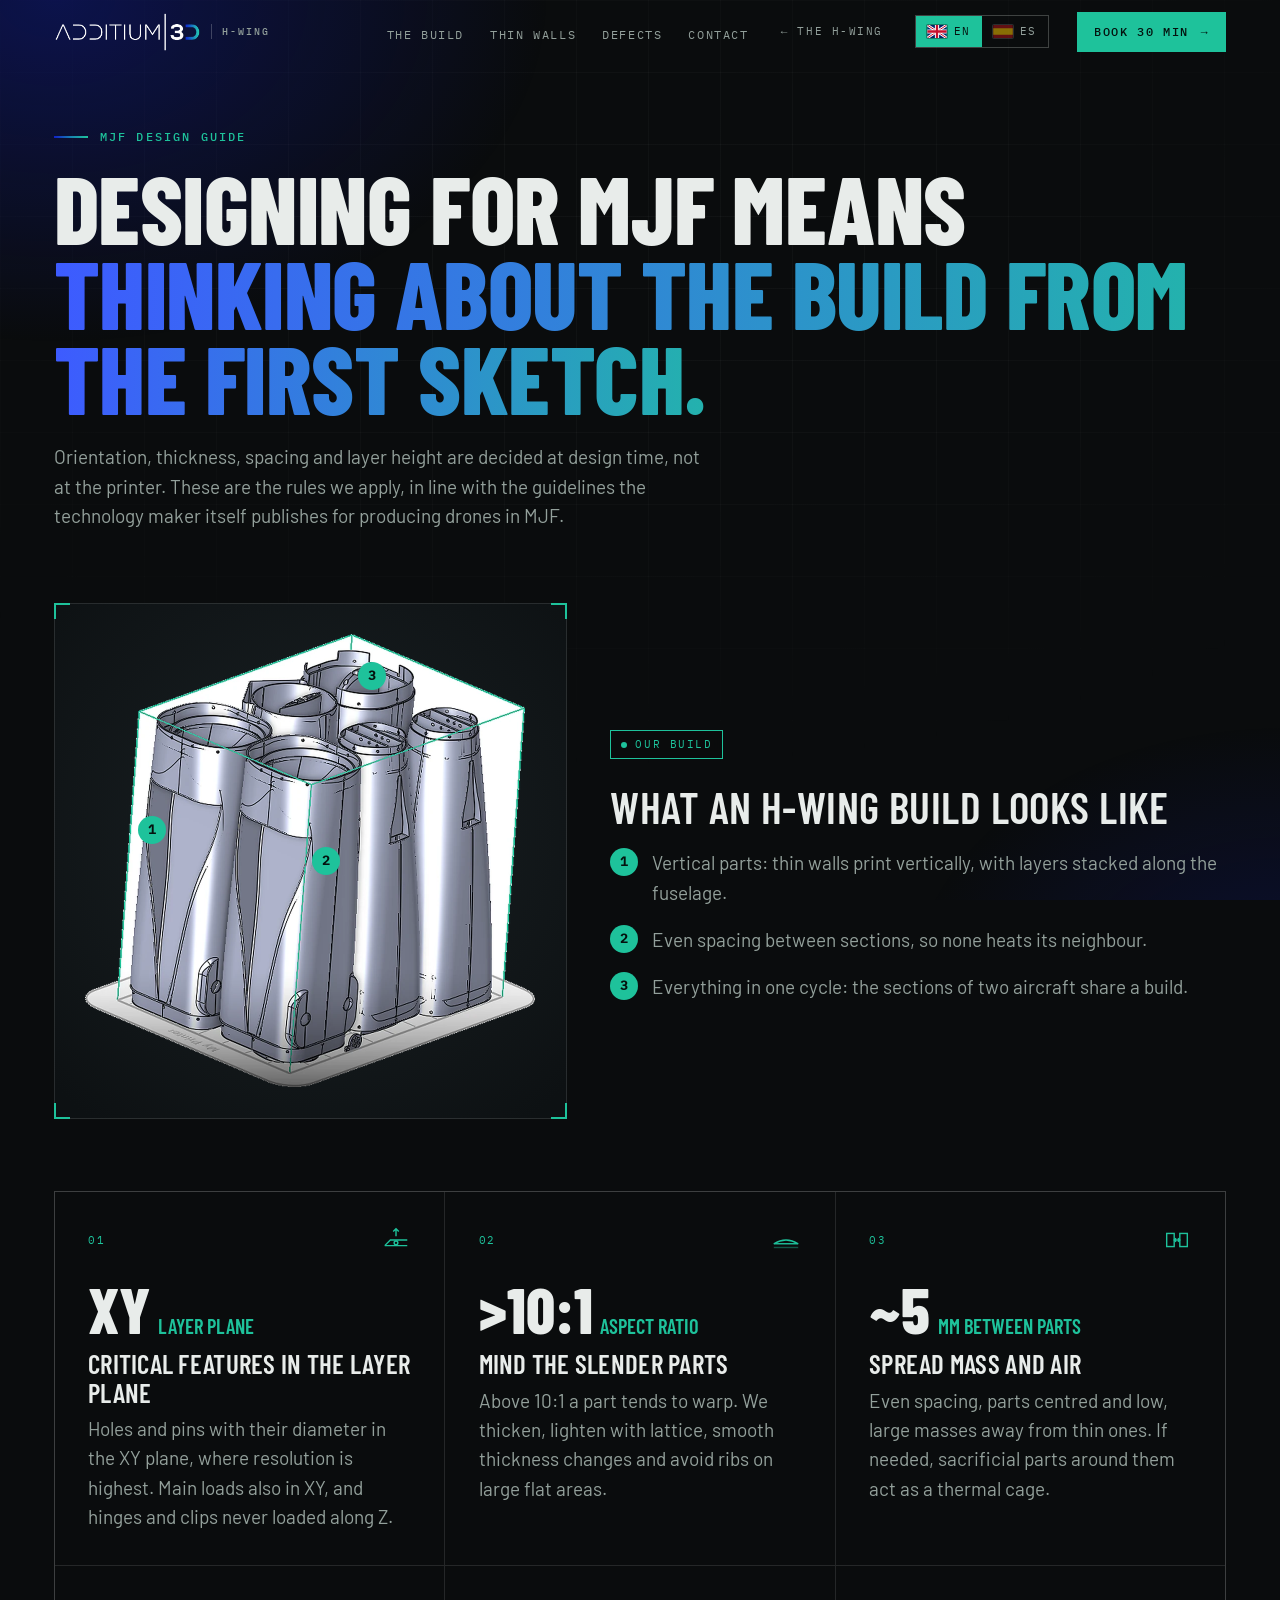
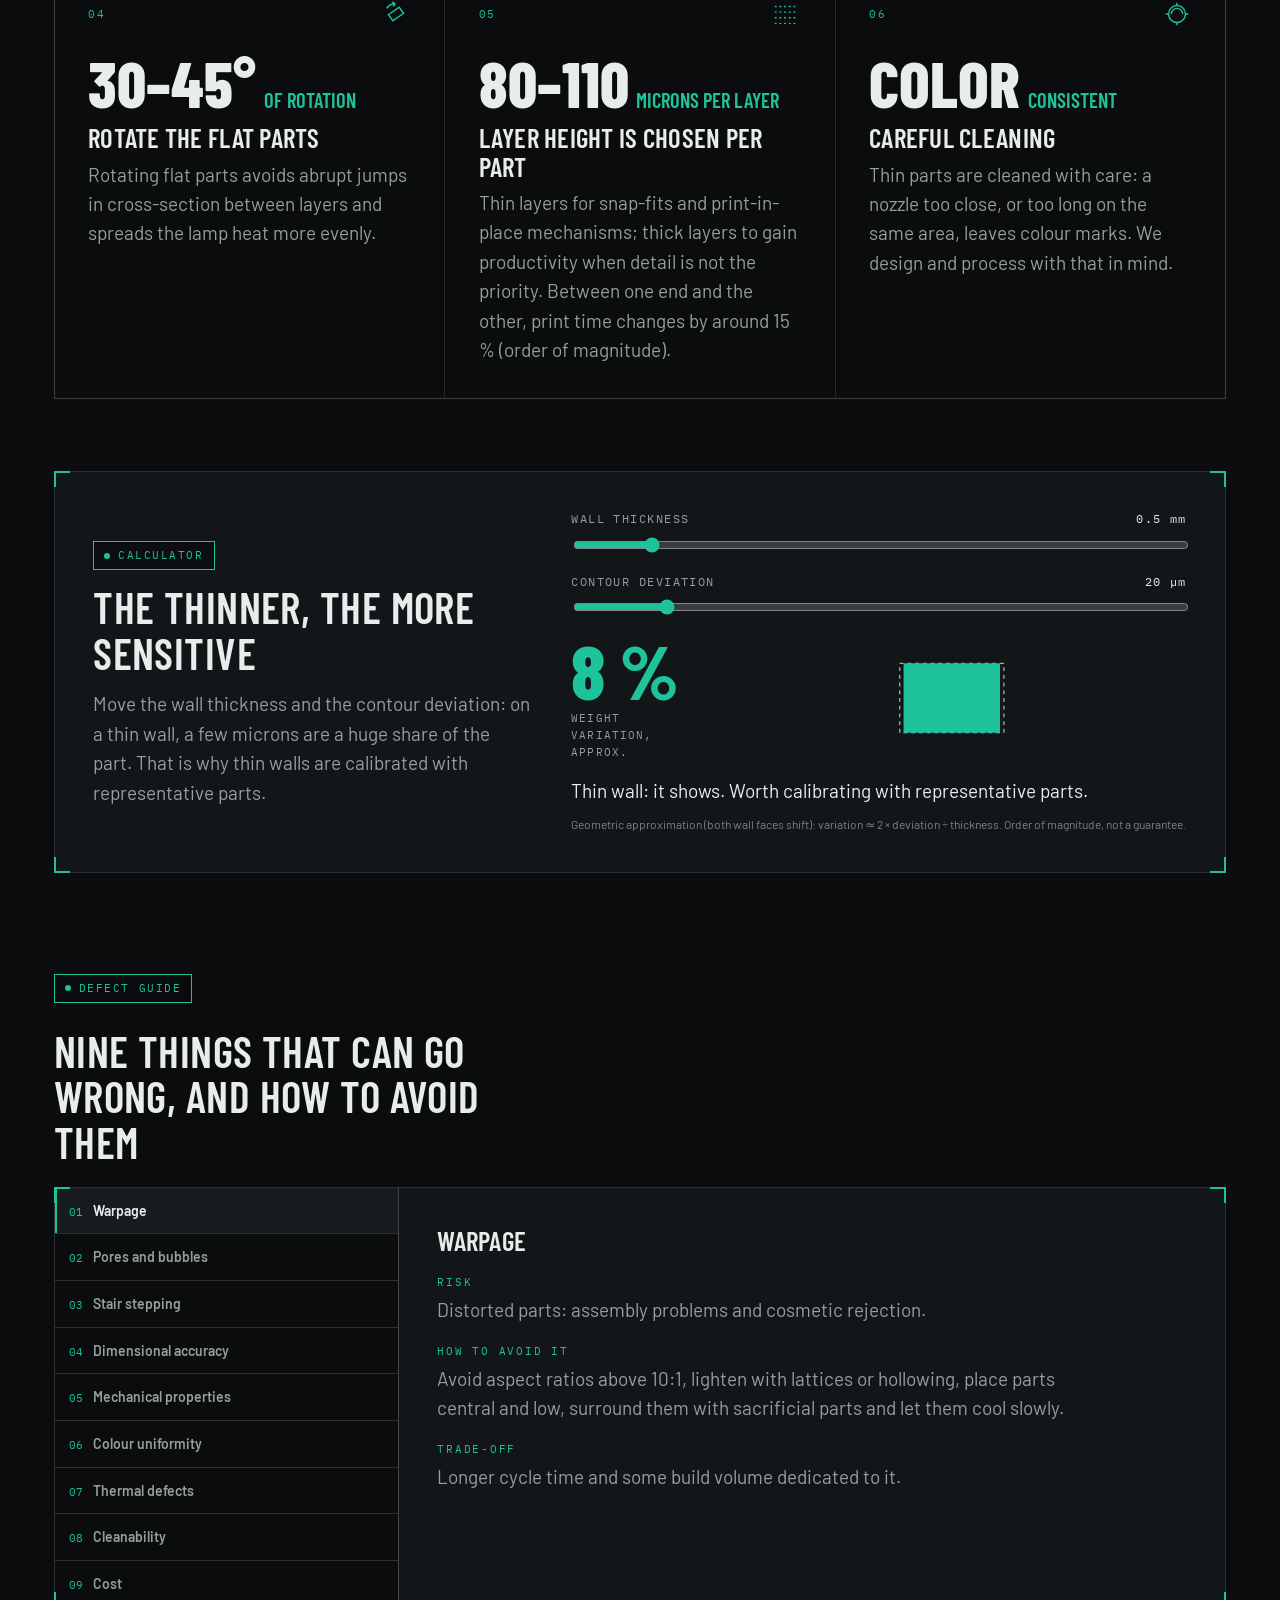
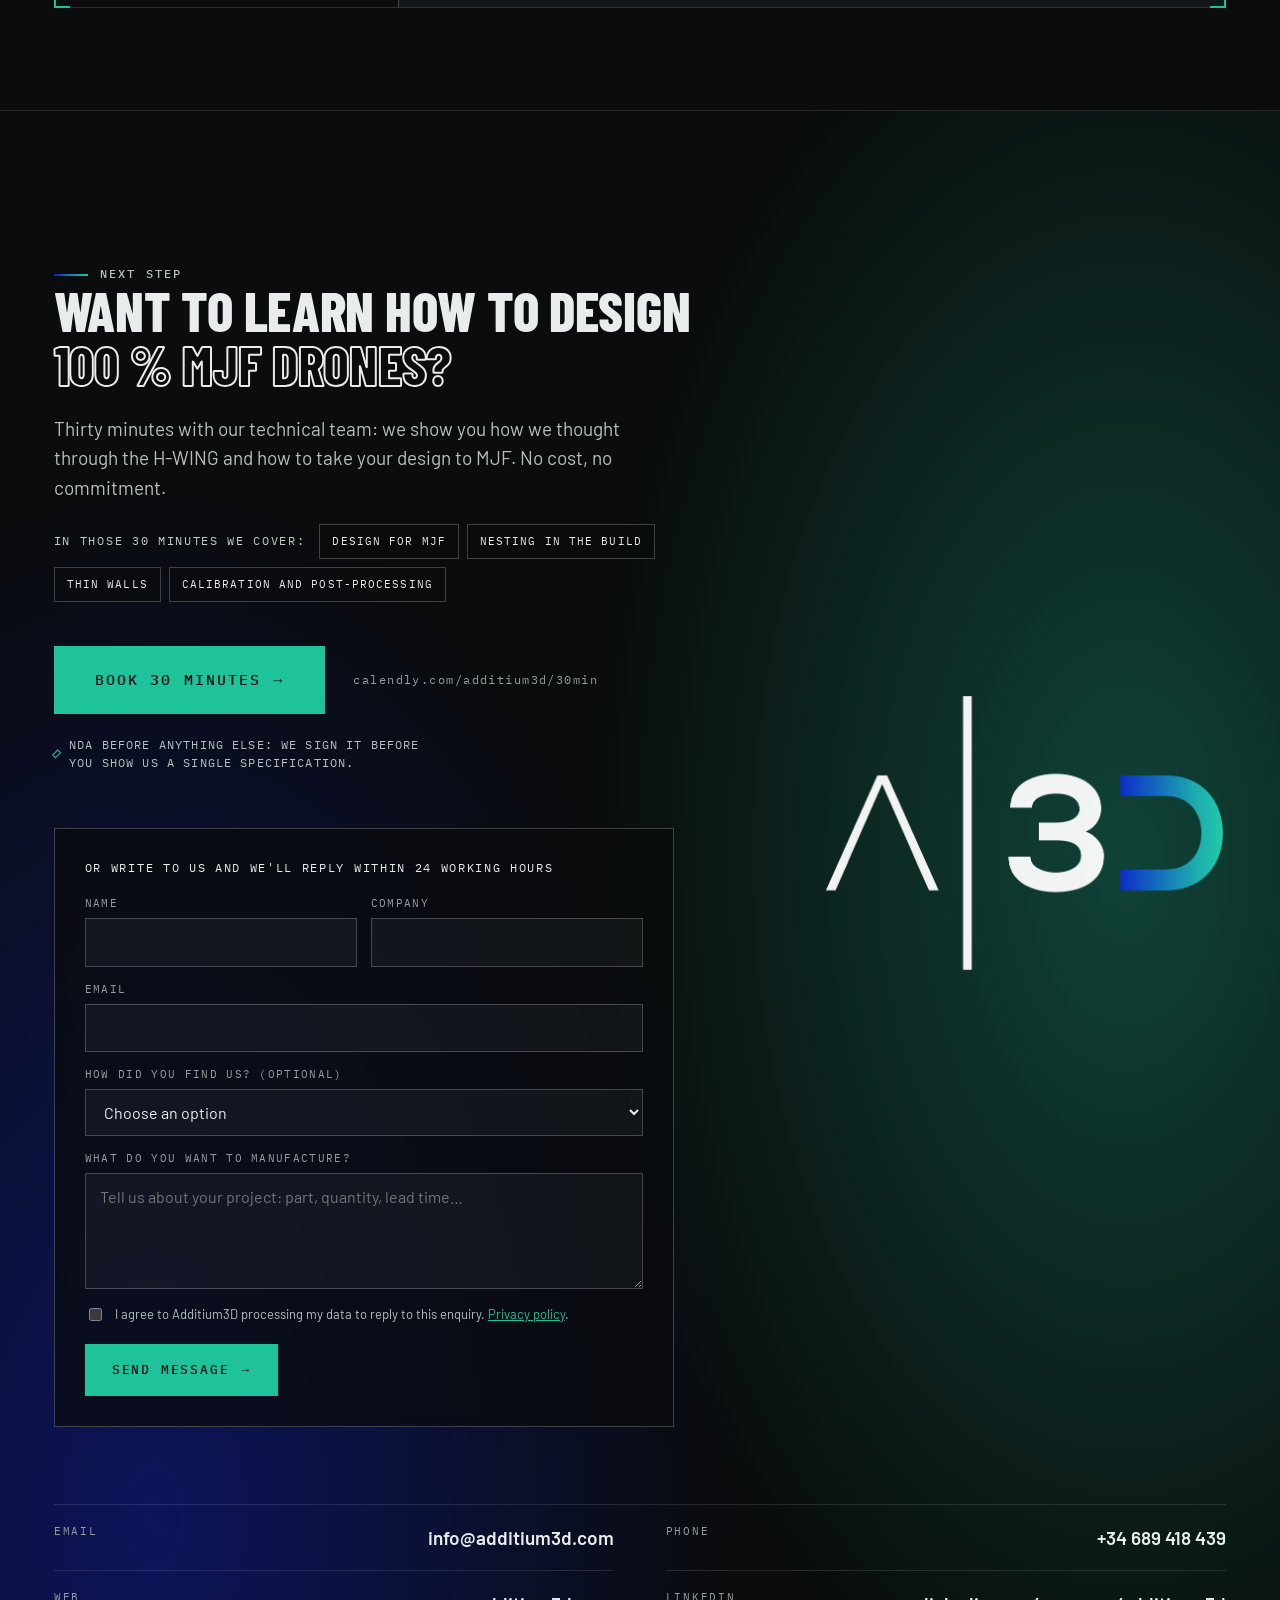
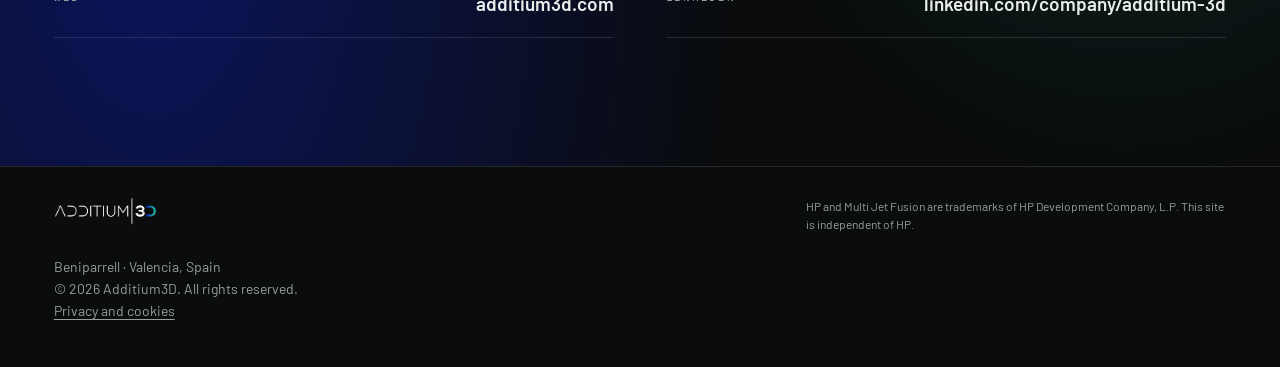
<file: diseno.html>
<!doctype html>
<html lang="es" data-t-en="Designing for MJF · Guide | H-WING · Additium3D" data-d-en="Additium3D's MJF design guide: nesting in the build, wall thickness, a sensitivity calculator and the most common defects and how to avoid them.">
<head>
<meta charset="utf-8">
<meta name="viewport" content="width=device-width,initial-scale=1,viewport-fit=cover">
<title>Diseñar para MJF · Guía | H-WING · Additium3D</title>
<meta name="description" content="Guía de diseño para MJF del equipo de Additium3D: colocación en cuba, espesores de pared, calculadora de sensibilidad y los defectos más habituales con cómo evitarlos.">
<link rel="canonical" href="https://dronesmjf.com/diseno.html">
<meta property="og:type" content="article">
<meta property="og:site_name" content="Additium3D">
<meta property="og:url" content="https://dronesmjf.com/diseno.html">
<meta property="og:image" content="https://dronesmjf.com/og.jpg">
<meta name="theme-color" content="#0a0c0d">
<meta name="color-scheme" content="dark">
<link rel="icon" href="assets/favicon.png" type="image/png">
<link rel="preload" href="assets/fonts/barlow-condensed-latin-800-normal.woff2" as="font" type="font/woff2" crossorigin>
<link rel="stylesheet" href="css/styles.css">
<!-- Privacy-friendly analytics by Plausible -->
<script async src="https://plausible.io/js/pa-LHzZCi77MHXZ0yw3AfgHU.js"></script>
<script>
  window.plausible=window.plausible||function(){(plausible.q=plausible.q||[]).push(arguments)},plausible.init=plausible.init||function(i){plausible.o=i||{}};
  plausible.init()
</script>
</head>
<body>
<div class="ambient" aria-hidden="true"></div>
<a class="skip" href="#diseno" data-i="skip">Saltar al contenido</a>

<!-- ======================= NAV ======================= -->
<header class="nav" id="nav">
  <div class="wrap">
    <a class="brand" href="index.html" aria-label="Additium3D · H-WING"><img src="assets/img/logo-full.webp" width="111" height="30" alt=""><b>H-WING</b></a>
    <ul class="menu">
      <li><a href="#cuba" data-i="dp.nav.cuba">La cuba</a></li>
      <li><a href="#wcalc" data-i="dp.nav.wall">Pared fina</a></li>
      <li><a href="#defectos" data-i="dp.nav.def">Defectos</a></li>
      <li><a href="#contacto" data-i="nav.contact">Contacto</a></li>
    </ul>
    <a class="back" href="index.html"><span aria-hidden="true">←</span> <span data-i="dp.back">El H-WING</span></a>
    <div class="lang" role="group" aria-label="Idioma / Language">
      <button type="button" data-lang="en" aria-pressed="true" aria-label="English" title="English"><svg class="flag" viewBox="0 0 60 40" aria-hidden="true"><clipPath id="fg1"><rect width="60" height="40"/></clipPath><g clip-path="url(#fg1)"><rect width="60" height="40" fill="#012169"/><path d="M0 0l60 40M60 0L0 40" stroke="#fff" stroke-width="8"/><path d="M0 0l60 40M60 0L0 40" stroke="#C8102E" stroke-width="3"/><path d="M30 0v40M0 20h60" stroke="#fff" stroke-width="13"/><path d="M30 0v40M0 20h60" stroke="#C8102E" stroke-width="7"/></g></svg><span>EN</span></button>
      <button type="button" data-lang="es" aria-pressed="false" aria-label="Español" title="Español"><svg class="flag" viewBox="0 0 60 40" aria-hidden="true"><rect width="60" height="40" fill="#AA151B"/><rect y="10" width="60" height="20" fill="#F1BF00"/></svg><span>ES</span></button>
    </div>
    <a class="btn sm primary cta-link" href="https://calendly.com/additium3d/30min" target="_blank" rel="noopener"><span data-i="nav.cta">Reserva 30 min</span> <span class="arr" aria-hidden="true">→</span></a>
  </div>
  <div class="progress" id="progress"></div>
</header>

<main id="top">

<section class="sec dpage" id="diseno">
  <div class="wrap">
    <p class="eyebrow rv" data-i="dp.eyebrow">Guía de diseño para MJF</p>
    <h2 class="display h2 rv" data-i="r.title" style="--d:1">Diseñar para MJF es <em>pensar en la cuba desde el primer trazo.</em></h2>
    <p class="lede rv" data-i="r.lede" style="--d:2">Orientación, espesor, separación y capa se deciden en el diseño, no al imprimir. Estas son las reglas que aplicamos, en línea con las guías que publica el propio fabricante de la tecnología para producir drones en MJF.</p>

    <div class="cuba rv" id="cuba">
      <figure class="cuba-fig frame" style="margin:0">
        <img src="assets/img/cuba.webp" width="900" height="906" alt="Cuba de impresión del H-WING con las secciones de fuselaje colocadas en vertical" data-i-alt="r.cb.alt" loading="lazy">
        <span class="pin" style="left:19%;top:44%">1</span>
        <span class="pin" style="left:53%;top:50%">2</span>
        <span class="pin" style="left:62%;top:14%">3</span>
      </figure>
      <div class="cuba-copy">
        <p class="tag acc" data-i="r.cb.tag">Nuestra cuba</p>
        <h3 class="display h3" data-i="r.cb.t" style="font-size:clamp(28px,3.4vw,46px);margin:14px 0 18px">Así se ve una cuba del H-WING</h3>
        <ol class="cuba-list">
          <li><b>1</b><span data-i="r.cb.1">Piezas verticales: las paredes finas se imprimen en vertical, con las capas apiladas a lo largo del fuselaje.</span></li>
          <li><b>2</b><span data-i="r.cb.2">Separación pareja entre secciones, para que ninguna caliente a su vecina.</span></li>
          <li><b>3</b><span data-i="r.cb.3">Todo en un ciclo: las secciones de dos aeronaves comparten cuba.</span></li>
        </ol>
      </div>
    </div>

    <div class="levers rules">
      <article class="lever rv" style="--d:1">
        <div class="n"><span>01</span><svg viewBox="0 0 32 32"><path d="M4 22h24M4 22l6-6h18"/><circle cx="16" cy="19" r="2"/><path d="M16 4v8M13 7l3-3 3 3"/></svg></div>
        <div class="v"><span>XY</span><small data-i="r.1.u">plano de capa</small></div>
        <h3 class="h3" data-i="r.1.t">Lo crítico, en el plano de capa</h3>
        <p data-i="r.1.d">Agujeros y pasadores con su diámetro en el plano XY, donde la resolución es máxima. Los esfuerzos principales también en XY, y las bisagras y clips nunca cargados en Z.</p>
      </article>
      <article class="lever rv" style="--d:2">
        <div class="n"><span>02</span><svg viewBox="0 0 32 32"><path d="M3 20h26"/><path d="M3 20Q16 12 29 20"/><path d="M3 24h26" opacity=".4"/></svg></div>
        <div class="v"><span>>10:1</span><small data-i="r.2.u">relación de aspecto</small></div>
        <h3 class="h3" data-i="r.2.t">Cuidado con lo esbelto</h3>
        <p data-i="r.2.d">Por encima de 10:1 una pieza tiende a alabearse. Se engrosa, se aligera con celosía, se suavizan los cambios de espesor y se evitan nervios en planos grandes.</p>
      </article>
      <article class="lever rv" style="--d:3">
        <div class="n"><span>03</span><svg viewBox="0 0 32 32"><rect x="5" y="9" width="8" height="14"/><rect x="19" y="9" width="8" height="14"/><path d="M13 16h6M15 14l-2 2 2 2M17 14l2 2-2 2"/></svg></div>
        <div class="v"><span>~5</span><small data-i="r.3.u">mm entre piezas</small></div>
        <h3 class="h3" data-i="r.3.t">Reparte masa y aire</h3>
        <p data-i="r.3.d">Separación homogénea, piezas centradas y bajas, masas grandes lejos de las finas. Si hace falta, piezas sacrificiales alrededor como jaula térmica.</p>
      </article>
      <article class="lever rv" style="--d:1">
        <div class="n"><span>04</span><svg viewBox="0 0 32 32"><rect x="9" y="12" width="14" height="8" transform="rotate(-35 16 16)"/><path d="M6 10a11 11 0 0 1 8-5M12 3l3 2-2 3"/></svg></div>
        <div class="v"><span>30–45°</span><small data-i="r.4.u">de giro</small></div>
        <h3 class="h3" data-i="r.4.t">Gira lo plano</h3>
        <p data-i="r.4.d">Rotar las piezas planas evita saltos bruscos de superficie entre capas y reparte mejor el calor de las lámparas.</p>
      </article>
      <article class="lever rv" style="--d:2">
        <div class="n"><span>05</span><svg viewBox="0 0 32 32"><path d="M4 8h24M4 14h24M4 20h24M4 26h24" stroke-dasharray="2 3"/></svg></div>
        <div class="v"><span>80–110</span><small data-i="r.5.u">micras de capa</small></div>
        <h3 class="h3" data-i="r.5.t">La capa se elige por pieza</h3>
        <p data-i="r.5.d">Capa fina para encajes y mecanismos print-in-place; capa gruesa para ganar productividad cuando el detalle no manda. Entre un extremo y otro, el tiempo de impresión cambia en torno a un 15 % (orden de magnitud).</p>
      </article>
      <article class="lever rv" style="--d:3">
        <div class="n"><span>06</span><svg viewBox="0 0 32 32"><circle cx="16" cy="16" r="9"/><path d="M10 16a6 6 0 0 1 12 0" /><path d="M16 4v3M16 25v3M4 16h3M25 16h3"/></svg></div>
        <div class="v"><span>Color</span><small data-i="r.6.u">uniforme</small></div>
        <h3 class="h3" data-i="r.6.t">Limpieza con mimo</h3>
        <p data-i="r.6.d">Las piezas finas se limpian con cuidado: una pistola demasiado cerca, o mucho tiempo en la misma zona, deja marcas de color. Se diseña y se procesa pensando en ello.</p>
      </article>
    </div>

    <div class="wcalc frame rv" id="wcalc">
      <div class="wc-copy">
        <p class="tag acc" data-i="r.wc.tag">Calculadora</p>
        <h3 class="display h3" data-i="r.wc.t" style="font-size:clamp(28px,3.4vw,46px);margin:14px 0 14px">Cuanto más fina, más sensible</h3>
        <p data-i="r.wc.p">Mueve el espesor de pared y la desviación del contorno: en una pared fina, unas pocas micras son un porcentaje enorme de la pieza. Por eso las paredes finas se calibran con piezas representativas.</p>
      </div>
      <div class="wc-ui">
        <label class="wc-row"><span data-i="r.wc.l1">Espesor de pared</span><output id="wcT">0,5 mm</output>
          <input type="range" id="wcTin" min="0.3" max="2" step="0.1" value="0.5" aria-label="Espesor de pared" data-i-aria="r.wc.l1"></label>
        <label class="wc-row"><span data-i="r.wc.l2">Desviación del contorno</span><output id="wcD">20 µm</output>
          <input type="range" id="wcDin" min="10" max="80" step="5" value="20" aria-label="Desviación del contorno" data-i-aria="r.wc.l2"></label>
        <div class="wc-res">
          <div class="wc-out"><b id="wcV">8 %</b><small data-i="r.wc.out">de variación de peso, aprox.</small></div>
          <svg viewBox="0 0 340 70" role="img" aria-label="Esquema de la sección de una pared con su desviación" data-i-aria="r.wc.aria">
            <rect id="wcGhost" class="wc-ghost" x="145" y="8" width="50" height="54"/>
            <rect id="wcWall" class="wc-wall" x="150" y="8" width="40" height="54"/>
          </svg>
        </div>
        <p class="wc-msg" id="wcM1" data-i="r.wc.m1" hidden>Pared gruesa: la desviación casi no se nota en el peso.</p>
        <p class="wc-msg" id="wcM2" data-i="r.wc.m2">Pared fina: ya se nota. Conviene calibrar con piezas representativas.</p>
        <p class="wc-msg warn" id="wcM3" data-i="r.wc.m3" hidden>Muy sensible: aquí la calibración del proceso lo decide todo.</p>
        <p class="wc-foot" data-i="r.wc.foot">Aproximación geométrica (las dos caras de la pared se desplazan): variación ≈ 2 × desviación ÷ espesor. Orden de magnitud, no una garantía.</p>
      </div>
    </div>

    <div class="dg-head rv" id="defectos">
      <p class="tag acc" data-i="r.dg.tag">Guía de defectos</p>
      <h3 class="display h3" data-i="r.dg.t" style="font-size:clamp(28px,3.4vw,46px);margin:14px 0 0;max-width:22ch">Nueve cosas que pueden torcerse, y cómo se evitan</h3>
    </div>
    <div class="dg frame rv" id="dg">
      <div class="dg-tabs" role="tablist" aria-label="Tipos de defecto" data-i-aria="r.dg.aria">
          <button type="button" role="tab" id="dgt-warp" aria-controls="dgp-warp" aria-selected="true" tabindex="0"><span>01</span><b data-i="r.d.warp.n">Alabeo</b></button>
          <button type="button" role="tab" id="dgt-pore" aria-controls="dgp-pore" aria-selected="false" tabindex="-1"><span>02</span><b data-i="r.d.pore.n">Poros y burbujas</b></button>
          <button type="button" role="tab" id="dgt-stair" aria-controls="dgp-stair" aria-selected="false" tabindex="-1"><span>03</span><b data-i="r.d.stair.n">Escalonado</b></button>
          <button type="button" role="tab" id="dgt-dim" aria-controls="dgp-dim" aria-selected="false" tabindex="-1"><span>04</span><b data-i="r.d.dim.n">Precisión dimensional</b></button>
          <button type="button" role="tab" id="dgt-mech" aria-controls="dgp-mech" aria-selected="false" tabindex="-1"><span>05</span><b data-i="r.d.mech.n">Propiedades mecánicas</b></button>
          <button type="button" role="tab" id="dgt-color" aria-controls="dgp-color" aria-selected="false" tabindex="-1"><span>06</span><b data-i="r.d.color.n">Uniformidad de color</b></button>
          <button type="button" role="tab" id="dgt-therm" aria-controls="dgp-therm" aria-selected="false" tabindex="-1"><span>07</span><b data-i="r.d.therm.n">Defectos térmicos</b></button>
          <button type="button" role="tab" id="dgt-clean" aria-controls="dgp-clean" aria-selected="false" tabindex="-1"><span>08</span><b data-i="r.d.clean.n">Limpieza</b></button>
          <button type="button" role="tab" id="dgt-cost" aria-controls="dgp-cost" aria-selected="false" tabindex="-1"><span>09</span><b data-i="r.d.cost.n">Coste</b></button>
      </div>
      <div class="dg-body">
        <div class="dg-panel" role="tabpanel" id="dgp-warp" aria-labelledby="dgt-warp">
          <h4 class="h3" data-i="r.d.warp.n">Alabeo</h4>
          <dl>
            <div><dt data-i="r.dg.risk">Riesgo</dt><dd data-i="r.d.warp.r">Piezas deformadas: problemas de montaje y rechazo estético.</dd></div>
            <div><dt data-i="r.dg.fix">Cómo se evita</dt><dd data-i="r.d.warp.f">Evitar relaciones de aspecto superiores a 10:1, aligerar con celosía o vaciados, colocar centrado y bajo, rodear con piezas sacrificiales y dejar enfriar despacio.</dd></div>
            <div><dt data-i="r.dg.cost">Contrapartida</dt><dd data-i="r.d.warp.c">Más tiempo de ciclo y algo de volumen de cuba dedicado.</dd></div>
          </dl>
        </div>
        <div class="dg-panel" role="tabpanel" id="dgp-pore" aria-labelledby="dgt-pore" hidden>
          <h4 class="h3" data-i="r.d.pore.n">Poros y burbujas</h4>
          <dl>
            <div><dt data-i="r.dg.risk">Riesgo</dt><dd data-i="r.d.pore.r">Huecos internos en paredes finas: menos vida a fatiga y puntos débiles.</dd></div>
            <div><dt data-i="r.dg.fix">Cómo se evita</dt><dd data-i="r.d.pore.f">Humedad ambiente controlada, calibración térmica al día, detalles pequeños en el centro y mirando hacia abajo, y evitar paredes finas horizontales o inclinadas.</dd></div>
            <div><dt data-i="r.dg.cost">Contrapartida</dt><dd data-i="r.d.pore.c">En casos severos, una espera extra entre capas alarga la tirada.</dd></div>
          </dl>
        </div>
        <div class="dg-panel" role="tabpanel" id="dgp-stair" aria-labelledby="dgt-stair" hidden>
          <h4 class="h3" data-i="r.d.stair.n">Escalonado</h4>
          <dl>
            <div><dt data-i="r.dg.risk">Riesgo</dt><dd data-i="r.d.stair.r">Líneas de capa visibles en superficies inclinadas o curvas.</dd></div>
            <div><dt data-i="r.dg.fix">Cómo se evita</dt><dd data-i="r.d.stair.f">Orientar para evitar ángulos pequeños en las caras planas grandes que miran hacia arriba, y llevar el efecto a la cara menos visible. Una capa más fina lo suaviza.</dd></div>
            <div><dt data-i="r.dg.cost">Contrapartida</dt><dd data-i="r.d.stair.c">Capa más fina: más tiempo y más coste por pieza. No se elimina, se traslada.</dd></div>
          </dl>
        </div>
        <div class="dg-panel" role="tabpanel" id="dgp-dim" aria-labelledby="dgt-dim" hidden>
          <h4 class="h3" data-i="r.d.dim.n">Precisión dimensional</h4>
          <dl>
            <div><dt data-i="r.dg.risk">Riesgo</dt><dd data-i="r.d.dim.r">Desviaciones que impiden ensamblar o crean interferencias.</dd></div>
            <div><dt data-i="r.dg.fix">Cómo se evita</dt><dd data-i="r.d.dim.f">Diámetros de agujeros y ejes en el plano XY, calibración de la máquina con piezas representativas y, en series repetidas, ajuste pieza a pieza.</dd></div>
            <div><dt data-i="r.dg.cost">Contrapartida</dt><dd data-i="r.d.dim.c">Más metrología y tiempo de puesta a punto antes de la serie.</dd></div>
          </dl>
        </div>
        <div class="dg-panel" role="tabpanel" id="dgp-mech" aria-labelledby="dgt-mech" hidden>
          <h4 class="h3" data-i="r.d.mech.n">Propiedades mecánicas</h4>
          <dl>
            <div><dt data-i="r.dg.risk">Riesgo</dt><dd data-i="r.d.mech.r">Resistencia o elasticidad por debajo de lo especificado.</dd></div>
            <div><dt data-i="r.dg.fix">Cómo se evita</dt><dd data-i="r.d.mech.f">Esfuerzos principales en el plano XY, nada crítico cargado en Z, tiradas cortas y ajustes térmicos finos.</dd></div>
            <div><dt data-i="r.dg.cost">Contrapartida</dt><dd data-i="r.d.mech.c">Más temperatura puede degradar el polvo o marcar la superficie: se busca el equilibrio.</dd></div>
          </dl>
        </div>
        <div class="dg-panel" role="tabpanel" id="dgp-color" aria-labelledby="dgt-color" hidden>
          <h4 class="h3" data-i="r.d.color.n">Uniformidad de color</h4>
          <dl>
            <div><dt data-i="r.dg.risk">Riesgo</dt><dd data-i="r.d.color.r">Tonos desiguales entre piezas o zonas: rechazo estético.</dd></div>
            <div><dt data-i="r.dg.fix">Cómo se evita</dt><dd data-i="r.d.color.f">Agrupar piezas de tamaño y espesor parecidos, con la misma orientación, huecos uniformes y una limpieza controlada.</dd></div>
            <div><dt data-i="r.dg.cost">Contrapartida</dt><dd data-i="r.d.color.c">Menos libertad de colocación en la cuba.</dd></div>
          </dl>
        </div>
        <div class="dg-panel" role="tabpanel" id="dgp-therm" aria-labelledby="dgt-therm" hidden>
          <h4 class="h3" data-i="r.d.therm.n">Defectos térmicos</h4>
          <dl>
            <div><dt data-i="r.dg.risk">Riesgo</dt><dd data-i="r.d.therm.r">Degradación o deformación por exceso de calor, con pérdida de propiedades.</dd></div>
            <div><dt data-i="r.dg.fix">Cómo se evita</dt><dd data-i="r.d.therm.f">Reparto uniforme de masa en la cuba y calibración térmica con piezas parecidas a las reales.</dd></div>
            <div><dt data-i="r.dg.cost">Contrapartida</dt><dd data-i="r.d.therm.c">Ensayos previos para afinar la calibración.</dd></div>
          </dl>
        </div>
        <div class="dg-panel" role="tabpanel" id="dgp-clean" aria-labelledby="dgt-clean" hidden>
          <h4 class="h3" data-i="r.d.clean.n">Limpieza</h4>
          <dl>
            <div><dt data-i="r.dg.risk">Riesgo</dt><dd data-i="r.d.clean.r">Polvo atrapado o adherido: más tiempo de postproceso.</dd></div>
            <div><dt data-i="r.dg.fix">Cómo se evita</dt><dd data-i="r.d.clean.f">Ajustar energía y agentes para no sobrefundir ni dejar polvo semifundido, y limpiar con un proceso estándar y controlado.</dd></div>
            <div><dt data-i="r.dg.cost">Contrapartida</dt><dd data-i="r.d.clean.c">Requiere ensayos para no perder calidad de superficie.</dd></div>
          </dl>
        </div>
        <div class="dg-panel" role="tabpanel" id="dgp-cost" aria-labelledby="dgt-cost" hidden>
          <h4 class="h3" data-i="r.d.cost.n">Coste</h4>
          <dl>
            <div><dt data-i="r.dg.risk">Riesgo</dt><dd data-i="r.d.cost.r">Una pieza que no sale a cuenta no se fabrica.</dd></div>
            <div><dt data-i="r.dg.fix">Cómo se evita</dt><dd data-i="r.d.cost.f">Capa más gruesa cuando el detalle no manda, mezcla de polvo fresco y reciclado ajustada, aligerar y empaquetar bien la cuba.</dd></div>
            <div><dt data-i="r.dg.cost">Contrapartida</dt><dd data-i="r.d.cost.c">Puede afectar al acabado o a las propiedades: hay que validarlo.</dd></div>
          </dl>
        </div>
      </div>
    </div>
  </div>
</section>

<!-- ======================= CTA ======================= -->
<section class="cta" id="contacto">
  <div class="wrap">
    <div class="cta-body">
      <p class="eyebrow rv" data-i="dp.next">Siguiente paso</p>
      <h2 class="display rv" style="--d:1"><span data-i="t.t1">¿Quieres aprender a diseñar</span> <span class="o" data-i="t.t2">drones 100 % MJF?</span></h2>
      <p class="rv" style="--d:2" data-i="t.p">Treinta minutos con nuestro equipo técnico: te enseñamos cómo pensamos el H-WING y cómo llevar tu diseño a MJF. Sin coste y sin compromiso.</p>
      <div class="cta-mods rv" style="--d:3">
        <span class="cm-l" data-i="t.mods">En esos 30 minutos vemos:</span>
        <span class="cm" data-i="t.m1">Diseño para MJF</span><span class="cm" data-i="t.m2">Colocación en cuba</span><span class="cm" data-i="t.m3">Paredes finas</span><span class="cm" data-i="t.m4">Calibrado y postproceso</span>
      </div>
      <div class="cta-row rv" style="--d:3">
        <a class="btn primary xl" href="https://calendly.com/additium3d/30min" target="_blank" rel="noopener"><span data-i="t.btn">Reserva 30 minutos</span> <span class="arr" aria-hidden="true">→</span></a>
        <span class="cta-url">calendly.com/additium3d/30min</span>
      </div>
      <p class="cta-nda rv" style="--d:3" data-i="t.nda">NDA antes que nada: lo firmamos antes de ver tu primera especificación.</p>
      <form class="cform rv" id="cform" style="--d:3" action="https://formsubmit.co/info@additium3d.com" method="POST" novalidate>
        <p class="cf-h" data-i="cf.h">O escríbenos y te respondemos en 24 h laborables</p>
        <div class="cf-grid">
          <label class="cf-f"><span data-i="cf.name">Nombre</span><input type="text" name="name" autocomplete="name" required></label>
          <label class="cf-f"><span data-i="cf.company">Empresa</span><input type="text" name="company" autocomplete="organization"></label>
          <label class="cf-f cf-w"><span data-i="cf.email">Email</span><input type="email" name="email" autocomplete="email" required></label>
          <label class="cf-f cf-w"><span data-i="cf.how">¿Cómo nos has conocido? (opcional)</span><select name="how" id="cfHow"><option value="" data-i="cf.h0">Elige una opción</option><option value="formnext" data-i="cf.h1">Formnext · stand de HP</option><option value="feria-defensa" data-i="cf.h2">Feria de defensa (FEINDEF u otra)</option><option value="linkedin" data-i="cf.h3">LinkedIn</option><option value="google" data-i="cf.h4">Buscador (Google…)</option><option value="recomendacion" data-i="cf.h5">Recomendación</option><option value="otro" data-i="cf.h6">Otro</option></select></label>
          <label class="cf-f cf-w"><span data-i="cf.msg">¿Qué quieres fabricar?</span><textarea name="message" rows="4" required data-i-ph="cf.msg.ph" placeholder="Cuéntanos tu proyecto: pieza, cantidad, plazo…"></textarea></label>
        </div>
        <input type="text" name="_honey" tabindex="-1" autocomplete="off" aria-hidden="true" style="position:absolute;left:-9999px;opacity:0">
        <input type="hidden" name="_subject" value="Nueva consulta · dronesmjf.com">
        <input type="hidden" name="_template" value="table">
        <input type="hidden" name="_captcha" value="false">
        <label class="cf-c"><input type="checkbox" name="consent" required><span data-i="cf.consent">Acepto que Additium3D trate mis datos para responder a esta consulta. <a href="privacidad.html" target="_blank" rel="noopener">Política de privacidad</a>.</span></label>
        <div class="cf-row">
          <button class="btn primary" type="submit"><span data-i="cf.send">Enviar mensaje</span> <span class="arr" aria-hidden="true">→</span></button>
          <span class="cf-st" id="cfStatus" role="status" aria-live="polite"></span>
        </div>
      </form>
    </div>
    <img class="cta-mark" src="assets/img/logo-mark.webp" width="813" height="564" alt="" aria-hidden="true" loading="lazy">
    <div class="contact rv" style="--d:4">
      <a href="mailto:info@additium3d.com"><span data-i="t.mail">Email</span>info@additium3d.com</a>
      <a href="tel:+34689418439"><span data-i="t.tel">Teléfono</span>+34 689 418 439</a>
      <a href="https://additium3d.com" target="_blank" rel="noopener"><span>Web</span>additium3d.com</a>
      <a href="https://www.linkedin.com/company/additium-3d" target="_blank" rel="noopener"><span>LinkedIn</span>linkedin.com/company/additium-3d</a>
    </div>
  </div>
</section>

</main>

<footer>
  <div class="wrap">
    <div><img class="ft-logo" src="assets/img/logo-full.webp" width="120" height="33" alt="Additium3D" loading="lazy"><br><span data-i="ft.loc">Beniparrell · Valencia</span><br><span data-i="ft.rights">© 2026 Additium3D. Todos los derechos reservados.</span><br><a class="ft-priv" href="privacidad.html" data-i="ft.priv">Privacidad y cookies</a></div>
    <small data-i="ft.tm">HP y Multi Jet Fusion son marcas de HP Development Company, L.P. Este sitio es independiente de HP.</small>
  </div>
</footer>

<dialog class="lb" id="lb" aria-label="Galería">
  <button class="lb-btn lb-x" type="button" id="lbX" aria-label="Cerrar">✕</button>
  <button class="lb-btn lb-p" type="button" id="lbP" aria-label="Anterior">←</button>
  <button class="lb-btn lb-n" type="button" id="lbN" aria-label="Siguiente">→</button>
  <div class="lb-in"><img id="lbImg" alt=""></div>
  <div class="lb-cap" id="lbCap"></div>
</dialog>

<noscript><style>.rv{opacity:1!important;transform:none!important}.hero h1 .l>span{transform:none!important}.hud-tag{opacity:1!important}.hud .ln{stroke-dashoffset:0!important}</style></noscript>
<script src="js/i18n.js"></script>
<script src="js/app.js"></script>
<script src="js/track.js"></script>
<script src="js/contact.js"></script>
<script src="js/nda-text.js"></script>
<script src="js/gate.js"></script>
</body>
</html>
</file>
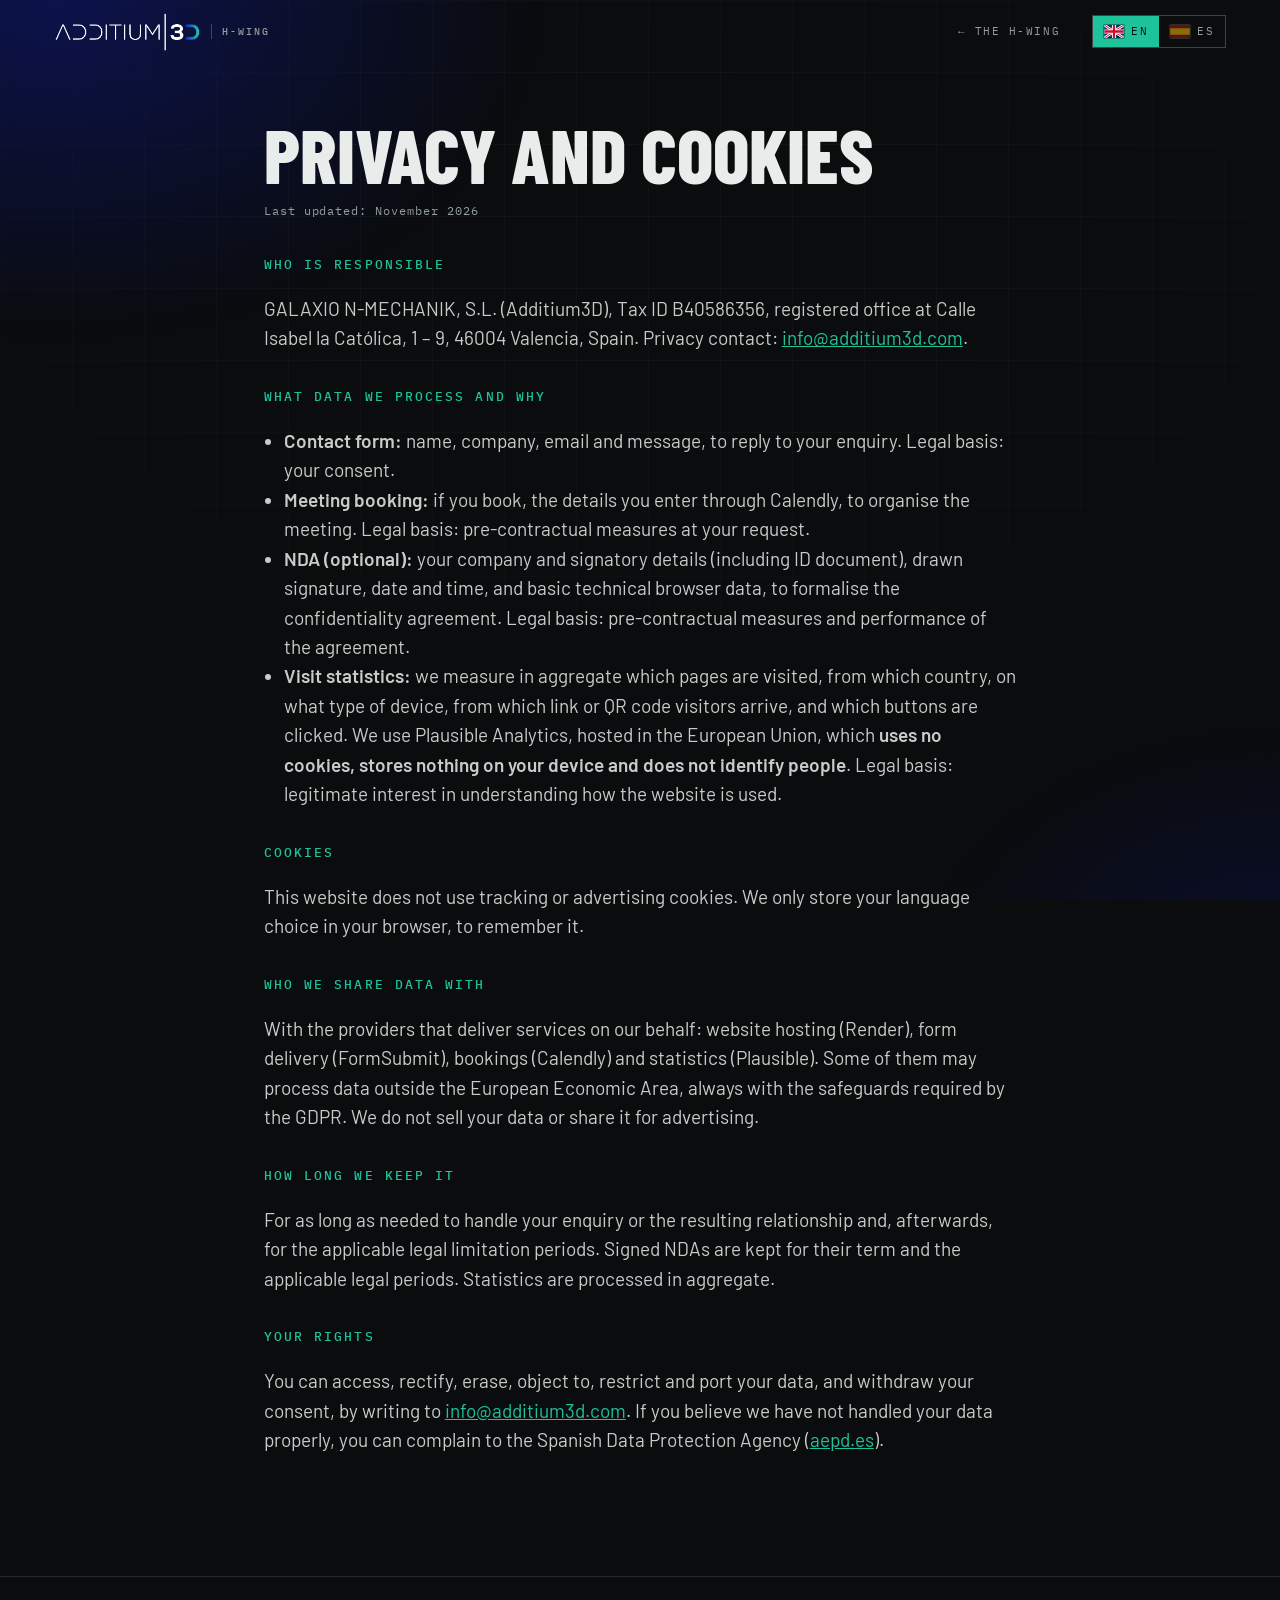
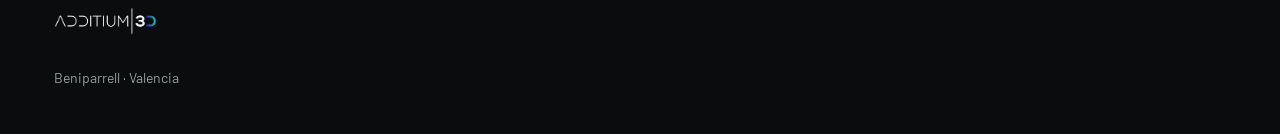
<file: privacidad.html>
<!doctype html>
<html lang="es" data-t-en="Privacy and cookies | Additium3D" data-d-en="How Additium3D handles personal data and website statistics on dronesmjf.com.">
<head>
<meta charset="utf-8">
<meta name="viewport" content="width=device-width,initial-scale=1,viewport-fit=cover">
<title>Privacidad y cookies | Additium3D</title>
<meta name="description" content="Cómo trata Additium3D los datos personales y las estadísticas de visitas en dronesmjf.com.">
<link rel="canonical" href="https://dronesmjf.com/privacidad.html">
<meta name="theme-color" content="#0a0c0d">
<meta name="color-scheme" content="dark">
<link rel="icon" href="assets/favicon.png" type="image/png">
<link rel="stylesheet" href="css/styles.css">
<!-- Privacy-friendly analytics by Plausible -->
<script async src="https://plausible.io/js/pa-LHzZCi77MHXZ0yw3AfgHU.js"></script>
<script>
  window.plausible=window.plausible||function(){(plausible.q=plausible.q||[]).push(arguments)},plausible.init=plausible.init||function(i){plausible.o=i||{}};
  plausible.init()
</script>
</head>
<body>
<div class="ambient" aria-hidden="true"></div>
<header class="nav" id="nav">
  <div class="wrap">
    <a class="brand" href="index.html" aria-label="Additium3D · H-WING"><img src="assets/img/logo-full.webp" width="111" height="30" alt=""><b>H-WING</b></a>
    
    <a class="back" href="index.html"><span aria-hidden="true">←</span> <span data-i="dp.back">El H-WING</span></a>
    <div class="lang" role="group" aria-label="Idioma / Language">
      <button type="button" data-lang="en" aria-pressed="true" aria-label="English" title="English"><svg class="flag" viewBox="0 0 60 40" aria-hidden="true"><clipPath id="fg1"><rect width="60" height="40"/></clipPath><g clip-path="url(#fg1)"><rect width="60" height="40" fill="#012169"/><path d="M0 0l60 40M60 0L0 40" stroke="#fff" stroke-width="8"/><path d="M0 0l60 40M60 0L0 40" stroke="#C8102E" stroke-width="3"/><path d="M30 0v40M0 20h60" stroke="#fff" stroke-width="13"/><path d="M30 0v40M0 20h60" stroke="#C8102E" stroke-width="7"/></g></svg><span>EN</span></button>
      <button type="button" data-lang="es" aria-pressed="false" aria-label="Español" title="Español"><svg class="flag" viewBox="0 0 60 40" aria-hidden="true"><rect width="60" height="40" fill="#AA151B"/><rect y="10" width="60" height="20" fill="#F1BF00"/></svg><span>ES</span></button>
    </div>
    
  </div>
  <div class="progress" id="progress"></div>
</header>
<main class="legal"><div class="wrap">
<!-- TEXTO BASE: revisar con asesor legal antes de dar por bueno -->
<div class="p-es">
<h1>Privacidad y cookies</h1>
<p class="upd">Última actualización: noviembre de 2026</p>

<h2>Quién es el responsable</h2>
<p>GALAXIO N-MECHANIK, S.L. (Additium3D), CIF B40586356, con domicilio social en Calle Isabel la Católica, 1 – 9, 46004 Valencia. Contacto para cuestiones de privacidad: <a href="mailto:info@additium3d.com">info@additium3d.com</a>.</p>

<h2>Qué datos tratamos y para qué</h2>
<ul>
<li><b>Formulario de contacto:</b> nombre, empresa, email y mensaje, para responder a tu consulta. Base jurídica: tu consentimiento.</li>
<li><b>Reserva de reunión:</b> si reservas, los datos que indiques a través de Calendly, para organizar la reunión. Base jurídica: medidas precontractuales a petición tuya.</li>
<li><b>NDA (opcional):</b> datos de tu empresa y del firmante (incluido documento de identidad), firma dibujada, fecha y hora, y datos técnicos básicos del navegador, para formalizar el acuerdo de confidencialidad. Base jurídica: medidas precontractuales y ejecución del acuerdo.</li>
<li><b>Estadísticas de visitas:</b> medimos de forma agregada qué páginas se visitan, desde qué país, con qué tipo de dispositivo y desde qué enlace o código QR llegan, y qué botones se pulsan. Usamos Plausible Analytics, alojado en la Unión Europea, que <b>no usa cookies ni almacena nada en tu dispositivo y no identifica a personas</b>. Base jurídica: interés legítimo en conocer el uso de la web.</li>
</ul>

<h2>Cookies</h2>
<p>Esta web no usa cookies de seguimiento ni publicitarias. Guardamos únicamente en tu navegador tu elección de idioma, para recordarla.</p>

<h2>Con quién compartimos los datos</h2>
<p>Con los proveedores que nos prestan servicio y actúan por nuestra cuenta: alojamiento de la web (Render), envío de formularios (FormSubmit), reservas (Calendly) y estadísticas (Plausible). Algunos de ellos pueden tratar datos fuera del Espacio Económico Europeo, siempre con las garantías que exige el RGPD. No vendemos tus datos ni los cedemos para publicidad.</p>

<h2>Cuánto tiempo los conservamos</h2>
<p>El tiempo necesario para atender tu consulta o la relación que se derive y, después, durante los plazos legales de prescripción. Los NDA firmados se conservan mientras dure su vigencia y los plazos legales aplicables. Las estadísticas se tratan de forma agregada.</p>

<h2>Tus derechos</h2>
<p>Puedes acceder a tus datos, rectificarlos, suprimirlos, oponerte, limitar su tratamiento, pedir su portabilidad y retirar tu consentimiento escribiendo a <a href="mailto:info@additium3d.com">info@additium3d.com</a>. Si crees que no hemos tratado bien tus datos, puedes reclamar ante la Agencia Española de Protección de Datos (<a href="https://www.aepd.es" target="_blank" rel="noopener">aepd.es</a>).</p>
</div>
<div class="p-en">
<h1>Privacy and cookies</h1>
<p class="upd">Last updated: November 2026</p>

<h2>Who is responsible</h2>
<p>GALAXIO N-MECHANIK, S.L. (Additium3D), Tax ID B40586356, registered office at Calle Isabel la Católica, 1 – 9, 46004 Valencia, Spain. Privacy contact: <a href="mailto:info@additium3d.com">info@additium3d.com</a>.</p>

<h2>What data we process and why</h2>
<ul>
<li><b>Contact form:</b> name, company, email and message, to reply to your enquiry. Legal basis: your consent.</li>
<li><b>Meeting booking:</b> if you book, the details you enter through Calendly, to organise the meeting. Legal basis: pre-contractual measures at your request.</li>
<li><b>NDA (optional):</b> your company and signatory details (including ID document), drawn signature, date and time, and basic technical browser data, to formalise the confidentiality agreement. Legal basis: pre-contractual measures and performance of the agreement.</li>
<li><b>Visit statistics:</b> we measure in aggregate which pages are visited, from which country, on what type of device, from which link or QR code visitors arrive, and which buttons are clicked. We use Plausible Analytics, hosted in the European Union, which <b>uses no cookies, stores nothing on your device and does not identify people</b>. Legal basis: legitimate interest in understanding how the website is used.</li>
</ul>

<h2>Cookies</h2>
<p>This website does not use tracking or advertising cookies. We only store your language choice in your browser, to remember it.</p>

<h2>Who we share data with</h2>
<p>With the providers that deliver services on our behalf: website hosting (Render), form delivery (FormSubmit), bookings (Calendly) and statistics (Plausible). Some of them may process data outside the European Economic Area, always with the safeguards required by the GDPR. We do not sell your data or share it for advertising.</p>

<h2>How long we keep it</h2>
<p>For as long as needed to handle your enquiry or the resulting relationship and, afterwards, for the applicable legal limitation periods. Signed NDAs are kept for their term and the applicable legal periods. Statistics are processed in aggregate.</p>

<h2>Your rights</h2>
<p>You can access, rectify, erase, object to, restrict and port your data, and withdraw your consent, by writing to <a href="mailto:info@additium3d.com">info@additium3d.com</a>. If you believe we have not handled your data properly, you can complain to the Spanish Data Protection Agency (<a href="https://www.aepd.es" target="_blank" rel="noopener">aepd.es</a>).</p>
</div>
</div></main>
<footer><div class="wrap"><div><img class="ft-logo" src="assets/img/logo-full.webp" width="120" height="33" alt="Additium3D" loading="lazy"><br><span>Beniparrell · Valencia</span></div></div></footer>
<script src="js/i18n.js"></script>
<script src="js/track.js"></script>
<script>if(window.I18N)window.I18N.init();</script>
</body>
</html>
</file>
<file: css/styles.css>
/* ==========================================================================
   H-WING · Additium3D — industrial single-page site
   ========================================================================== */

@font-face{font-family:"Barlow Condensed";font-weight:600;font-style:normal;font-display:swap;src:url("../assets/fonts/barlow-condensed-latin-600-normal.woff2") format("woff2")}
@font-face{font-family:"Barlow Condensed";font-weight:800;font-style:normal;font-display:swap;src:url("../assets/fonts/barlow-condensed-latin-800-normal.woff2") format("woff2")}
@font-face{font-family:"Barlow";font-weight:400;font-style:normal;font-display:swap;src:url("../assets/fonts/barlow-latin-400-normal.woff2") format("woff2")}
@font-face{font-family:"Barlow";font-weight:600;font-style:normal;font-display:swap;src:url("../assets/fonts/barlow-latin-600-normal.woff2") format("woff2")}
@font-face{font-family:"IBM Plex Mono";font-weight:400;font-style:normal;font-display:swap;src:url("../assets/fonts/ibm-plex-mono-latin-400-normal.woff2") format("woff2")}
@font-face{font-family:"IBM Plex Mono";font-weight:500;font-style:normal;font-display:swap;src:url("../assets/fonts/ibm-plex-mono-latin-500-normal.woff2") format("woff2")}

:root{
  --bg:#0a0c0d;
  --bg-2:#0e1112;
  --panel:#12161844;
  --panel-solid:#121618;
  --panel-2:#171c1f;
  --line:rgba(232,236,234,.12);
  --line-2:rgba(232,236,234,.24);
  --text:#e8ecea;
  --muted:#93a09b;
  --accent:#1ec29b;
  --accent-ink:#04120e;
  --accent-dim:rgba(30,194,155,.14);
  --warn:#f5a524;
  --navy:#1120c8;
  --navy-l:#3d5bff;
  --teal:#1ec49c;
  --grad:linear-gradient(90deg,#1120c8,#1884b2 50%,#1ec49c);
  --f-display:"Barlow Condensed","Arial Narrow","Helvetica Neue",Arial,sans-serif;
  --f-body:"Barlow",system-ui,-apple-system,"Segoe UI",Roboto,sans-serif;
  --f-mono:"IBM Plex Mono",ui-monospace,SFMono-Regular,Menlo,monospace;
  --nav-h:64px;
  --gut:clamp(20px,4.2vw,64px);
  --ease:cubic-bezier(.2,.8,.2,1);
}

*,*::before,*::after{box-sizing:border-box}
html{scroll-behavior:smooth;scroll-padding-top:calc(var(--nav-h) + 8px);-webkit-text-size-adjust:100%}
body{margin:0;background:var(--bg);color:var(--text);font-family:var(--f-body);font-size:clamp(16px,1.05vw + 10px,19px);line-height:1.55;overflow-x:hidden;-webkit-font-smoothing:antialiased}
img,svg,video{display:block;max-width:100%}
a{color:inherit}
button{font:inherit;color:inherit;cursor:pointer}
em{font-style:normal;color:var(--accent)}
@supports (-webkit-background-clip:text) or (background-clip:text){
  em{background:linear-gradient(90deg,var(--navy-l) 0%,var(--teal) 55%,var(--teal) 100%);background-size:220% 100%;background-position:calc(var(--page,0) * 100%) 0;-webkit-background-clip:text;background-clip:text;color:transparent;-webkit-box-decoration-break:clone;box-decoration-break:clone}
}
/* navy -> teal ambient, shifts with scroll (same transition as the D in the logo) */
.ambient{position:fixed;inset:0;z-index:-1;pointer-events:none;overflow:hidden}
.ambient::before,.ambient::after{content:"";position:absolute;inset:-10%}
.ambient::before{background:radial-gradient(55vw 55vh at 12% 8%,rgba(17,32,200,.34),transparent 70%),radial-gradient(42vw 42vh at 92% 100%,rgba(17,32,200,.2),transparent 70%);opacity:calc(1.15 - var(--page,0) * 1.5)}
.ambient::after{background:radial-gradient(55vw 55vh at 88% 12%,rgba(30,196,156,.26),transparent 70%),radial-gradient(45vw 45vh at 6% 96%,rgba(30,196,156,.15),transparent 70%);opacity:calc(var(--page,0) * 1.5 - .15)}
::selection{background:var(--accent);color:var(--accent-ink)}
:focus-visible{outline:2px solid var(--accent);outline-offset:3px}

/* blueprint grid backdrop */
body::before{content:"";position:fixed;inset:0;z-index:-1;pointer-events:none;
  background-image:linear-gradient(var(--line) 1px,transparent 1px),linear-gradient(90deg,var(--line) 1px,transparent 1px);
  background-size:72px 72px;opacity:.28;
  mask-image:radial-gradient(ellipse 90% 70% at 50% 30%,#000 25%,transparent 85%);
  -webkit-mask-image:radial-gradient(ellipse 90% 70% at 50% 30%,#000 25%,transparent 85%)}

.skip{position:absolute;left:-999px;top:8px;background:var(--accent);color:var(--accent-ink);padding:8px 14px;z-index:200}
.skip:focus{left:8px}

.wrap{width:100%;max-width:1360px;margin-inline:auto;padding-inline:var(--gut)}

/* ---------- type ---------- */
.eyebrow{display:flex;align-items:center;gap:12px;font-family:var(--f-mono);font-weight:500;font-size:12px;letter-spacing:.18em;text-transform:uppercase;color:var(--accent);margin:0 0 18px}
.eyebrow::before{content:"";width:34px;height:2px;background:var(--grad)}
.display{font-family:var(--f-display);font-weight:800;text-transform:uppercase;line-height:.9;letter-spacing:-.005em;margin:0}
.h2{font-size:clamp(44px,7.4vw,112px)}
.h3{font-family:var(--f-display);font-weight:600;text-transform:uppercase;font-size:clamp(22px,2.1vw,30px);line-height:1.05;margin:0 0 8px;letter-spacing:.01em}
.lede{color:var(--muted);max-width:60ch;margin:22px 0 0}
.mono{font-family:var(--f-mono)}
.tag{display:inline-flex;align-items:center;gap:8px;font-family:var(--f-mono);font-size:11px;letter-spacing:.14em;text-transform:uppercase;padding:5px 10px;border:1px solid var(--line-2);background:rgba(10,12,13,.7);backdrop-filter:blur(6px);color:var(--text)}
.tag.acc{border-color:var(--accent);color:var(--accent)}
.tag.acc::before{content:"";width:6px;height:6px;border-radius:50%;background:var(--accent);box-shadow:0 0 0 0 var(--accent);animation:pulse 2.2s infinite}
@keyframes pulse{0%{box-shadow:0 0 0 0 rgba(30,194,155,.6)}70%{box-shadow:0 0 0 8px rgba(30,194,155,0)}100%{box-shadow:0 0 0 0 rgba(30,194,155,0)}}

section{position:relative}
.sec{padding-block:clamp(56px,8vw,120px)}

/* corner-bracket frame */
.frame{position:relative;background:var(--panel-solid);border:1px solid var(--line)}
.frame::before{content:"";position:absolute;inset:-1px;pointer-events:none;z-index:3;--c:var(--accent);--l:16px;--w:2px;
  background:
    linear-gradient(var(--c),var(--c)) top left/var(--l) var(--w) no-repeat,
    linear-gradient(var(--c),var(--c)) top left/var(--w) var(--l) no-repeat,
    linear-gradient(var(--c),var(--c)) top right/var(--l) var(--w) no-repeat,
    linear-gradient(var(--c),var(--c)) top right/var(--w) var(--l) no-repeat,
    linear-gradient(var(--c),var(--c)) bottom left/var(--l) var(--w) no-repeat,
    linear-gradient(var(--c),var(--c)) bottom left/var(--w) var(--l) no-repeat,
    linear-gradient(var(--c),var(--c)) bottom right/var(--l) var(--w) no-repeat,
    linear-gradient(var(--c),var(--c)) bottom right/var(--w) var(--l) no-repeat}

/* ---------- buttons ---------- */
.btn{--h:52px;display:inline-flex;align-items:center;justify-content:center;gap:12px;height:var(--h);padding:0 26px;border:1px solid var(--line-2);background:transparent;color:var(--text);text-decoration:none;font-family:var(--f-mono);font-weight:500;font-size:13px;letter-spacing:.14em;text-transform:uppercase;position:relative;overflow:hidden;transition:color .3s var(--ease),border-color .3s var(--ease),transform .3s var(--ease)}
.btn::after{content:"";position:absolute;inset:0;background:var(--grad);transform:translateX(-101%);transition:transform .45s var(--ease);z-index:-1}
.btn:hover{color:#fff;border-color:var(--navy-l)}
.btn:hover::after{transform:none}
.btn .arr{transition:transform .3s var(--ease)}
.btn:hover .arr{transform:translateX(5px)}
.btn.primary{background:var(--accent);color:var(--accent-ink);border-color:var(--accent);z-index:0}
.btn.primary::after{background:linear-gradient(90deg,#1120c8,#1884b2)}
.btn.primary:hover{color:#fff;border-color:var(--navy-l)}
.btn.sm{--h:40px;padding:0 16px;font-size:11.5px}
.btn.xl{--h:68px;padding:0 40px;font-size:15px}

/* ---------- nav ---------- */
.nav{position:fixed;inset:0 0 auto 0;height:var(--nav-h);z-index:100;display:flex;align-items:center;transition:background .4s,border-color .4s;border-bottom:1px solid transparent}
.nav.solid{background:rgba(10,12,13,.82);backdrop-filter:blur(14px);-webkit-backdrop-filter:blur(14px);border-color:var(--line)}
.nav .wrap{display:flex;align-items:center;gap:28px}
.brand{font-family:var(--f-display);font-weight:800;font-size:24px;letter-spacing:.06em;text-decoration:none;text-transform:uppercase;display:flex;align-items:center;gap:10px;margin-right:auto}
.brand img{height:40px;width:auto}
.brand b{font-family:var(--f-mono);font-weight:500;font-size:10px;letter-spacing:.2em;color:var(--muted);border-left:1px solid var(--line-2);padding-left:10px;display:none}
.menu{display:none;gap:26px;list-style:none;margin:0;padding:0}
.menu a{font-family:var(--f-mono);font-size:11.5px;letter-spacing:.14em;text-transform:uppercase;text-decoration:none;color:var(--muted);transition:color .25s;position:relative;padding:6px 0}
.menu a:hover,.menu a.on{color:var(--text)}
.menu a.on::after{content:"";position:absolute;left:0;right:0;bottom:0;height:1px;background:var(--accent)}
.lang{display:flex;border:1px solid var(--line-2)}
.lang button{display:inline-flex;align-items:center;gap:7px;background:transparent;border:0;padding:7px 11px;cursor:pointer;font-family:var(--f-mono);font-size:11px;letter-spacing:.14em;color:var(--muted);transition:background .25s,color .25s}
.lang button[aria-pressed="true"]{background:var(--accent);color:var(--accent-ink)}
.lang .flag{flex:none;width:20px;height:13px;display:block;border-radius:1px;box-shadow:0 0 0 1px rgba(255,255,255,.25);opacity:.55;transition:opacity .25s}
.lang button[aria-pressed="true"] .flag{opacity:1;box-shadow:0 0 0 1px rgba(0,0,0,.35)}
.lang button:hover .flag{opacity:1}
@media (max-width:520px){.lang button{padding:7px 8px;gap:5px}.lang .flag{width:18px;height:12px}}
.progress{position:absolute;left:0;bottom:-1px;height:2px;width:100%;background:var(--grad);transform:scaleX(var(--sp,0));transform-origin:left;pointer-events:none}
.menu a{white-space:nowrap}
@media (min-width:1120px){.menu{display:flex}.brand b{display:block}}
@media (min-width:980px) and (max-width:1119px){.brand b{display:block}}

/* ---------- hero ---------- */
.hero{min-height:100vh;min-height:100svh;display:flex;align-items:flex-end;overflow:hidden;padding:calc(var(--nav-h) + 8vh) 0 0;isolation:isolate}
.hero-stage{position:absolute;top:calc(var(--nav-h) + 5vh);right:-1vw;width:min(61vw,1040px);aspect-ratio:1448/1086;z-index:-1;
  transform:translate3d(var(--px,0px),calc(var(--py,0px) + var(--sy,0px)),0);will-change:transform}
.hero-img{position:absolute;inset:0;width:100%;height:100%;object-fit:cover;
  -webkit-mask-image:radial-gradient(ellipse 78% 76% at 50% 50%,#000 66%,transparent 100%),linear-gradient(90deg,transparent,#000 5%,#000 84%,transparent),linear-gradient(180deg,transparent,#000 14%,#000 84%,transparent),radial-gradient(ellipse 80% 90% at 0% 100%,transparent 45%,#000 100%);-webkit-mask-composite:source-in;mask-image:radial-gradient(ellipse 78% 76% at 50% 50%,#000 66%,transparent 100%),linear-gradient(90deg,transparent,#000 5%,#000 84%,transparent),linear-gradient(180deg,transparent,#000 14%,#000 84%,transparent),radial-gradient(ellipse 80% 90% at 0% 100%,transparent 45%,#000 100%);mask-composite:intersect;
  animation:float 11s ease-in-out infinite}
@keyframes float{0%,100%{transform:translateY(0) rotate(0)}50%{transform:translateY(-10px) rotate(.35deg)}}
.hud{position:absolute;inset:0;pointer-events:none}
.hud svg{position:absolute;inset:0;width:100%;height:100%;overflow:visible}
.hud path,.hud line,.hud circle{fill:none;stroke:var(--accent);stroke-width:1;vector-effect:non-scaling-stroke}
.hud .dot{fill:var(--accent);stroke:none}
.hud .ln{stroke-dasharray:1;stroke-dashoffset:1;animation:draw 1.3s var(--ease) forwards;animation-delay:calc(1.1s + var(--d,0s))}
@keyframes draw{to{stroke-dashoffset:0}}
.hud-tag{position:absolute;font-family:var(--f-mono);font-size:11px;letter-spacing:.14em;text-transform:uppercase;color:var(--text);background:rgba(10,12,13,.72);border:1px solid var(--accent);padding:5px 9px;white-space:nowrap;opacity:0;animation:fade .8s var(--ease) forwards;animation-delay:calc(1.5s + var(--d,0s))}
.hud-tag::before{content:attr(data-n);color:var(--accent);margin-right:8px}
@keyframes fade{to{opacity:1}}
.hero-render{position:absolute;right:calc(var(--gut) + 3vw);top:calc(var(--nav-h) + 3vh)}
.hero-copy{position:relative;width:100%;padding-bottom:clamp(26px,5vh,56px)}
.hero h1{font-family:var(--f-display);font-weight:800;text-transform:uppercase;font-size:clamp(96px,12.6vw,214px);line-height:.8;letter-spacing:-.015em;margin:12px 0 0;display:flex;flex-wrap:nowrap}
.hero h1 .l{display:inline-block;overflow:hidden;padding-bottom:.06em}
.hero h1 .l>span{display:inline-block;transform:translateY(105%);animation:rise 1s var(--ease) forwards;animation-delay:calc(.15s + var(--i) * 70ms)}
.hero h1 .o{-webkit-text-stroke:2px var(--text);color:transparent}
@keyframes rise{to{transform:none}}
.hero-sub{font-family:var(--f-display);font-weight:600;text-transform:uppercase;font-size:clamp(24px,3.2vw,46px);line-height:1.02;margin:clamp(14px,2.4vh,26px) 0 0;max-width:20ch;letter-spacing:.01em}
.hero-lede{color:var(--muted);max-width:46ch;margin:14px 0 0}
.hero-cta{display:flex;flex-wrap:wrap;gap:12px;margin-top:clamp(20px,3.4vh,34px)}
.hero-stats{display:grid;grid-template-columns:repeat(2,1fr);margin-top:clamp(28px,5vh,56px);border-top:1px solid var(--line)}
.hero-stats div{padding:16px 0 0;border-right:1px solid var(--line);padding-left:18px}
.hero-stats div:first-child{padding-left:0}
.hero-stats div:nth-child(2n){border-right:0}
.hero-stats strong{display:block;font-family:var(--f-display);font-weight:800;font-size:clamp(28px,3.4vw,46px);line-height:1;text-transform:uppercase}
.hero-stats span{font-family:var(--f-mono);font-size:10.5px;letter-spacing:.14em;text-transform:uppercase;color:var(--muted)}
.scrollcue{position:absolute;right:var(--gut);bottom:clamp(26px,5vh,56px);display:none;align-items:center;gap:12px;writing-mode:vertical-rl;font-family:var(--f-mono);font-size:10.5px;letter-spacing:.2em;text-transform:uppercase;color:var(--muted)}
.scrollcue::after{content:"";width:1px;height:56px;background:linear-gradient(var(--accent),transparent);animation:cue 2s ease-in-out infinite;transform-origin:top}
@keyframes cue{0%{transform:scaleY(0)}60%{transform:scaleY(1)}100%{transform:scaleY(1);opacity:0}}

@media (max-width:899px){
  .hero{flex-direction:column;align-items:stretch;justify-content:flex-start;padding-top:calc(var(--nav-h) + 8px)}
  .hero-stage{position:relative;top:auto;right:auto;width:124%;max-width:none;margin:0 -12% 0;z-index:0;flex:none}
  .hero .wrap{width:100%}
  .nav .wrap{gap:10px}
  .nav .btn.sm{white-space:nowrap;font-size:10px;padding-inline:10px;flex:none}
  .nav .btn.sm .arr{display:none}
  .hud-tag:not([data-n="03"]){display:none}
  .hero h1{font-size:clamp(84px,25vw,150px)}
  .hero .wrap{display:flex;flex-direction:column}
  .hero-copy{margin-top:-6vw}
  .hud-tag{font-size:9px;padding:3px 6px}
  .hero-render{right:12%;top:6%}
}
@media (min-width:900px){
  .hero-stats{grid-template-columns:repeat(4,1fr);max-width:880px}
  .hero-stats div:nth-child(2n){border-right:1px solid var(--line)}
  .hero-stats div:last-child{border-right:0}
  .scrollcue{display:flex}
}
@media (min-width:900px){ .hero-copy{max-width:760px} .hero .wrap{display:flex} }

/* ---------- ticker ---------- */
.ticker{border-block:1px solid var(--line);background:var(--bg-2);overflow:hidden;white-space:nowrap}
.ticker-track{display:inline-flex;animation:tick 48s linear infinite;will-change:transform}
.ticker span{font-family:var(--f-mono);font-size:12px;letter-spacing:.2em;text-transform:uppercase;color:var(--muted);padding:15px 0;display:inline-block}
.ticker span::after{content:"";}
@keyframes tick{to{transform:translateX(-50%)}}

/* ---------- reveal ---------- */
.rv{opacity:0;transform:translateY(28px);transition:opacity .9s var(--ease),transform .9s var(--ease);transition-delay:calc(var(--d,0) * 90ms)}
.rv.in{opacity:1;transform:none}

/* ---------- numbers ---------- */
.nums{display:grid;grid-template-columns:1fr;margin-top:clamp(36px,6vw,80px);border-top:1px solid var(--line-2)}
.num-card{padding:clamp(24px,3vw,40px) 0;border-bottom:1px solid var(--line);display:grid;grid-template-columns:minmax(0,1fr);gap:8px}
.num-card .big{font-family:var(--f-display);font-weight:800;font-size:clamp(76px,13vw,176px);line-height:.85;padding-bottom:.1em;text-transform:uppercase;display:flex;align-items:baseline;gap:.12em;letter-spacing:-.01em}
.num-card .big small{font-size:.36em;color:var(--accent);font-weight:600;letter-spacing:.02em}
.num-card p{margin:0;color:var(--muted);max-width:34ch}
.num-card .k{font-family:var(--f-mono);font-size:11px;letter-spacing:.18em;color:var(--accent);text-transform:uppercase}
@media (min-width:900px){
  .nums{grid-template-columns:repeat(4,1fr)}
  .num-card{border-bottom:0;border-right:1px solid var(--line);padding-inline:clamp(16px,1.8vw,30px)}
  .num-card:first-child{padding-left:0}
  .num-card:last-child{border-right:0}
  .num-card .big{font-size:clamp(64px,7.4vw,124px)}
}

/* ---------- scrubbed assembly ---------- */
.scrubwrap{padding-block:clamp(56px,8vw,110px)}
.stick{position:relative;display:flex;align-items:center}
.mont-grid{display:grid;grid-template-columns:minmax(0,1fr);gap:clamp(16px,3vw,56px);align-items:center;width:100%}
.mont-copy .h2{font-size:clamp(34px,4.2vw,64px)}
.steps{list-style:none;margin:clamp(14px,3vh,32px) 0 0;padding:0 0 0 26px;position:relative;counter-reset:s}
.steps::before,.steps::after{content:"";position:absolute;left:0;top:6px;bottom:6px;width:2px;background:var(--line-2)}
.steps::after{background:var(--accent);transform-origin:top;transform:scaleY(var(--p,0))}
.steps li{position:relative;padding:8px 0;opacity:.38;transition:opacity .5s var(--ease)}
.steps li.on{opacity:1}
.steps li::before{counter-increment:s;content:"0" counter(s);position:absolute;left:-26px;top:11px;transform:translateX(-100%);width:0;font-family:var(--f-mono);font-size:11px;letter-spacing:.14em;color:var(--accent);display:none}
.steps h3{font-family:var(--f-display);font-weight:600;text-transform:uppercase;font-size:clamp(22px,2.6vw,34px);line-height:1.05;margin:0;display:flex;gap:12px;align-items:baseline}
.steps h3 i{font-style:normal;font-family:var(--f-mono);font-weight:500;font-size:11px;letter-spacing:.14em;color:var(--accent)}
.steps p{margin:0;color:var(--muted);max-height:0;overflow:hidden;transition:max-height .6s var(--ease),margin .6s var(--ease)}
.steps li.on p{max-height:9em;margin-top:6px}
.mont-vis{position:relative;aspect-ratio:960/560;overflow:hidden;background:
  radial-gradient(ellipse 70% 70% at 50% 50%,#1a2124 0,#0e1214 70%);}
.mont-vis svg.cad{position:absolute;inset:0;width:100%;height:100%}
.vis-hud{position:absolute;left:14px;right:14px;top:12px;display:flex;justify-content:space-between;align-items:center;z-index:4;font-family:var(--f-mono);font-size:10.5px;letter-spacing:.16em;text-transform:uppercase;color:var(--muted)}
.vis-hud .ph{color:var(--accent)}
.vis-hud .phs{position:relative;height:1.2em;min-width:18em}
.vis-hud .phs span{position:absolute;left:0;top:0;opacity:0;transition:opacity .35s}
.vis-hud .phs span.on{opacity:1}
.vis-foot{position:absolute;left:14px;right:14px;bottom:10px;z-index:4;display:flex;justify-content:space-between;font-family:var(--f-mono);font-size:10px;letter-spacing:.14em;text-transform:uppercase;color:var(--muted)}
.cad .shape{fill:rgba(210,224,219,var(--fo,0));stroke:#c9d6d1;stroke-width:1.4;stroke-dasharray:1;stroke-dashoffset:var(--do,1);vector-effect:non-scaling-stroke;transition:fill .3s}
.cad .joint{stroke:var(--accent);stroke-width:1;stroke-dasharray:3 4;fill:none;vector-effect:non-scaling-stroke;opacity:var(--jo,0)}
.cad .rod{stroke:var(--accent);stroke-width:3;stroke-linecap:round;stroke-dasharray:1;stroke-dashoffset:var(--ro,1);vector-effect:non-scaling-stroke}
.cad .lab{font-family:var(--f-mono);font-size:11px;letter-spacing:.12em;text-transform:uppercase;fill:var(--muted)}
.cad #labParts,.cad #labDeploy{opacity:0}
.cad .lab.acc{fill:var(--accent)}
.cad .dim{stroke:var(--line-2);stroke-width:1;fill:none;vector-effect:non-scaling-stroke}
.cuba-wrap{position:absolute;inset:0;display:grid;place-items:center;opacity:0;transition:opacity .5s;z-index:2;pointer-events:none}
.cuba-wrap.on{opacity:1}
.cuba-box{position:relative;height:84%;aspect-ratio:900/906}
.cuba-box img{position:absolute;inset:0;width:100%;height:100%;clip-path:inset(calc((1 - var(--r,0)) * 100%) 0 0 0)}
.cuba-box .scan{position:absolute;left:-6%;right:-6%;top:calc((1 - var(--r,0)) * 100%);height:2px;background:var(--accent);box-shadow:0 0 18px 4px rgba(30,194,155,.55);opacity:calc(var(--r,0) * 20)}
.cuba-box .dims{position:absolute;inset:0;pointer-events:none}
.cuba-info{position:absolute;left:18px;top:42px;transform:none;z-index:4;text-align:left;font-family:var(--f-mono);font-size:11px;letter-spacing:.14em;text-transform:uppercase;line-height:1.7}
.cuba-info b{display:block;font-family:var(--f-display);font-weight:800;font-size:clamp(30px,3.6vw,52px);color:var(--accent);line-height:.9;letter-spacing:0}
.cuba-info .pct{color:var(--text)}
@media (min-width:900px){
  .mont-grid{grid-template-columns:minmax(0,5fr) minmax(0,7fr)}
  .steps li::before{display:none}
}
@media (max-width:899px){
  .mont-grid{align-content:center}
  .mont-vis{order:-1;aspect-ratio:4/3}
  .mont-copy .eyebrow{margin-bottom:8px}
  .mont-copy .h2{font-size:clamp(30px,8vw,44px)}
  .steps li:not(.on) p{max-height:0}
  .vis-hud .phs{min-width:14em}
  .cuba-info{top:34px;transform:none;left:12px;font-size:9px}
  .cuba-info{display:none}
  .hud svg{display:none}
}

/* ---------- compare slider ---------- */
.dep-grid{display:grid;gap:clamp(28px,4vw,64px);grid-template-columns:minmax(0,1fr);align-items:center;margin-top:clamp(32px,5vw,64px)}
.compare{--x:50%;position:relative;aspect-ratio:4/3;overflow:hidden;background:#000;user-select:none;-webkit-user-select:none;touch-action:pan-y}
.compare img{position:absolute;inset:0;width:100%;height:100%;object-fit:cover;pointer-events:none}
.compare .top{clip-path:inset(0 0 0 var(--x))}
.compare .handle{position:absolute;top:0;bottom:0;left:var(--x);width:2px;background:var(--accent);z-index:3;transform:translateX(-1px);box-shadow:0 0 22px rgba(30,194,155,.6)}
.compare .handle i{position:absolute;top:50%;left:50%;width:46px;height:46px;border-radius:50%;background:var(--bg);border:2px solid var(--accent);transform:translate(-50%,-50%);display:grid;place-items:center;font-style:normal;color:var(--accent);font-family:var(--f-mono);font-size:14px;letter-spacing:-.1em}
.compare input{position:absolute;inset:0;width:100%;height:100%;opacity:0;cursor:ew-resize;z-index:4;margin:0}
.compare:focus-within{outline:2px solid var(--accent);outline-offset:3px}
.compare .tag{position:absolute;bottom:14px;z-index:5}
.compare .tag.l{left:14px}
.compare .tag.r{right:14px}
.compare .tag.t{top:14px;left:14px;bottom:auto}
.feat{list-style:none;margin:0;padding:0;display:grid;gap:0}
.feat li{padding:22px 0;border-top:1px solid var(--line);display:grid;grid-template-columns:48px 1fr;gap:6px 14px}
.feat li:last-child{border-bottom:1px solid var(--line)}
.feat .ic{grid-row:span 2;width:40px;height:40px;border:1px solid var(--accent);display:grid;place-items:center;color:var(--accent);font-family:var(--f-mono);font-size:12px}
.feat h3{margin:0}
.feat p{margin:0;color:var(--muted)}
@media (min-width:900px){.dep-grid{grid-template-columns:minmax(0,7fr) minmax(0,5fr)}}

/* ---------- wall 0.5 ---------- */
.wall-grid{display:grid;gap:clamp(28px,5vw,80px);grid-template-columns:minmax(0,1fr);align-items:center}
.vid{position:relative;aspect-ratio:9/16;max-height:78vh;margin-inline:auto;width:min(100%,420px);overflow:hidden;background:#000}
.vid video{width:100%;height:100%;object-fit:cover}
.vid .tag{position:absolute;left:12px;top:12px;z-index:5}
.vid figcaption{position:absolute;left:0;right:0;bottom:0;padding:34px 16px 14px;background:linear-gradient(transparent,rgba(0,0,0,.85));font-family:var(--f-mono);font-size:11px;letter-spacing:.12em;text-transform:uppercase;z-index:4;color:var(--text)}
.bigmm{font-family:var(--f-display);font-weight:800;text-transform:uppercase;font-size:clamp(110px,20vw,300px);line-height:.8;letter-spacing:-.02em;display:flex;align-items:baseline;gap:.08em;margin:6px 0 0;padding-bottom:.2em}
.bigmm small{font-size:.28em;color:var(--accent);letter-spacing:0;font-weight:600}
.ruler{margin-top:clamp(26px,4vw,44px)}
.ruler-lab{font-family:var(--f-mono);font-size:11px;letter-spacing:.16em;text-transform:uppercase;color:var(--muted);display:flex;justify-content:space-between;margin-bottom:10px}
.ruler svg{width:100%;height:auto;overflow:visible}
.ruler .tick{stroke:var(--line-2);stroke-width:1;vector-effect:non-scaling-stroke}
.ruler .tick.m{stroke:var(--muted)}
.ruler .base{stroke:var(--muted);stroke-width:1;vector-effect:non-scaling-stroke}
.ruler .bar{fill:var(--accent);transform-origin:0 50%;transform:scaleX(0);transition:transform 1.6s var(--ease) .2s}
.ruler.in .bar{transform:scaleX(1)}
.ruler text{font-family:var(--f-mono);font-size:11px;fill:var(--muted)}
.ruler .callout{stroke:var(--accent);stroke-width:1;fill:none;vector-effect:non-scaling-stroke;opacity:0;transition:opacity .6s 1.6s}
.ruler.in .callout,.ruler.in .ct{opacity:1}
.ruler .ct{fill:var(--accent);opacity:0;transition:opacity .6s 1.8s}
.wrows{display:grid;gap:12px;margin-bottom:6px}
.wr-n{display:block;font-family:var(--f-mono);font-size:11px;letter-spacing:.14em;text-transform:uppercase;color:var(--muted);margin-bottom:5px}
.wr-l{display:flex;align-items:center;gap:12px}
.wr-b{display:block;height:14px;width:calc(var(--t) / 1.5 * 100%);background:var(--muted);opacity:.55;transform-origin:0 50%;transform:scaleX(0);transition:transform 1.4s var(--ease) calc(.2s + var(--k) * .22s)}
.wr-v{font-family:var(--f-mono);font-weight:500;font-size:13px;letter-spacing:.06em;color:var(--muted);opacity:0;transition:opacity .6s calc(1.2s + var(--k) * .22s);white-space:nowrap}
.wr.acc .wr-b{background:var(--accent);opacity:1}
.wr.acc .wr-v,.wr.acc .wr-n{color:var(--accent)}
.ruler.in .wr-b{transform:scaleX(1)}
.ruler.in .wr-v{opacity:1}
.wr-note{margin:12px 0 0;font-size:12px;line-height:1.5;color:var(--muted)}
@media (prefers-reduced-motion:reduce){.wr-b{transition:none}.wr-v{transition:none}}
@media (min-width:900px){.wall-grid{grid-template-columns:minmax(0,4fr) minmax(0,6fr)}}
@media (min-width:900px){
  .wall-grid{align-items:stretch}
  .wall-grid .vid{aspect-ratio:auto;max-height:none;width:100%;min-height:520px}
  .wall-grid .vid video{position:absolute;inset:0}
  .wall-grid .bigmm{font-size:clamp(90px,12vw,190px);padding-bottom:.12em}
  .wall-grid .ruler{margin-top:clamp(18px,2.4vw,28px)}
}


/* ---------- MJF explainer ---------- */
.mjf-grid{display:grid;gap:clamp(28px,4vw,64px);grid-template-columns:minmax(0,1fr);margin-top:clamp(32px,5vw,64px);align-items:start}
.mjf-fig{position:relative;aspect-ratio:600/380;overflow:hidden;background:radial-gradient(ellipse 80% 80% at 50% 40%,#1a2124,#0d1113)}
.mjf-fig svg{position:absolute;inset:0;width:100%;height:100%}
.chips{display:flex;flex-wrap:wrap;gap:8px;margin-top:14px}
.chip{--dur:9s;font-family:var(--f-mono);font-size:11px;letter-spacing:.1em;text-transform:uppercase;padding:8px 12px;border:1px solid var(--line-2);color:var(--muted);animation:chipon var(--dur) infinite steps(1,end);animation-delay:calc(var(--k) * var(--dur) / 4 * -1 + var(--dur))}
@keyframes chipon{0%{border-color:var(--accent);color:var(--accent);background:var(--accent-dim)}25%{border-color:var(--line-2);color:var(--muted);background:transparent}100%{border-color:var(--line-2);color:var(--muted);background:transparent}}
.reasons{list-style:none;margin:0;padding:0;counter-reset:r}
.reasons li{counter-increment:r;padding:22px 0 22px 62px;border-top:1px solid var(--line);position:relative}
.reasons li:last-child{border-bottom:1px solid var(--line)}
.reasons li::before{content:"0" counter(r);position:absolute;left:0;top:24px;font-family:var(--f-mono);font-size:12px;letter-spacing:.14em;color:var(--accent)}
.reasons h3{margin:0 0 4px}
.reasons p{margin:0;color:var(--muted)}
@media (min-width:980px){.mjf-grid{grid-template-columns:minmax(0,6fr) minmax(0,5fr)}}
/* MJF svg animation */
.m-recoat{animation:m1 9s infinite linear}
.m-carr{animation:m2 9s infinite linear}
.m-lamp{animation:m3 9s infinite linear}
.m-drop{animation:m2d 9s infinite linear;transform-origin:center}
.m-glow{animation:m3g 9s infinite linear}
.m-plate{animation:m4 9s infinite var(--ease)}
.m-part{animation:m4p 9s infinite var(--ease);transform-origin:50% 100%}
@keyframes m1{0%{transform:translateX(-120px);opacity:1}22%{transform:translateX(640px);opacity:1}23%,100%{transform:translateX(-120px);opacity:0}}
@keyframes m2{0%,24%{transform:translateX(-120px);opacity:0}25%{transform:translateX(-120px);opacity:1}48%{transform:translateX(640px);opacity:1}49%,100%{transform:translateX(-120px);opacity:0}}
@keyframes m2d{0%,24%{opacity:0}26%,47%{opacity:1}49%,100%{opacity:0}}
@keyframes m3{0%,49%{transform:translateX(-120px);opacity:0}50%{transform:translateX(-120px);opacity:1}73%{transform:translateX(640px);opacity:1}74%,100%{transform:translateX(-120px);opacity:0}}
@keyframes m3g{0%,49%{opacity:0}52%,72%{opacity:1}74%,100%{opacity:0}}
@keyframes m4{0%,74%{transform:translateY(0)}92%,100%{transform:translateY(6px)}}
@keyframes m4p{0%{transform:scaleY(.2)}74%{transform:scaleY(.2)}92%,100%{transform:scaleY(.34)}}

/* ---------- levers ---------- */
.levers{display:grid;grid-template-columns:minmax(0,1fr);gap:1px;margin-top:clamp(36px,6vw,72px);background:var(--line);border:1px solid var(--line)}
.lever{background:var(--bg);padding:clamp(24px,2.6vw,38px);position:relative;overflow:hidden;transition:background .4s}
.lever::after{content:"";position:absolute;left:0;top:0;height:2px;width:100%;background:var(--accent);transform:scaleX(0);transform-origin:left;transition:transform .6s var(--ease)}
.lever:hover{background:var(--panel-2)}
.lever:hover::after{transform:scaleX(1)}
.lever .n{font-family:var(--f-mono);font-size:11px;letter-spacing:.16em;color:var(--accent);display:flex;justify-content:space-between;align-items:center}
.lever .n svg{width:30px;height:30px;stroke:var(--accent);fill:none;stroke-width:1.5}
.lever .v{font-family:var(--f-display);font-weight:800;text-transform:uppercase;font-size:clamp(60px,7vw,104px);line-height:.88;margin:26px 0 12px;display:flex;align-items:baseline;gap:.12em;flex-wrap:wrap}
.lever .v small{font-size:.32em;color:var(--accent);font-weight:600}
.lever p{margin:0;color:var(--muted)}
@media (min-width:700px){.levers{grid-template-columns:repeat(2,minmax(0,1fr))}}
@media (min-width:1100px){.levers{grid-template-columns:repeat(3,minmax(0,1fr))}}

/* ---------- composite section ---------- */
.cx{display:grid;grid-template-columns:minmax(0,1fr);margin-top:clamp(32px,5vw,64px);padding:clamp(20px,3vw,40px);gap:6px;align-items:center}
.cx-cell{display:flex;flex-direction:column;gap:4px;min-width:0}
.cx-cell svg{width:100%;height:auto;overflow:visible}
.cx-cell .cx-k{font-family:var(--f-mono);font-size:11px;letter-spacing:.16em;text-transform:uppercase;color:var(--muted);margin-top:6px}
.cx-cell b{font-family:var(--f-display);font-weight:800;text-transform:uppercase;font-size:clamp(24px,2.4vw,34px);line-height:1}
.cx-cell .cx-s{font-style:normal;color:var(--muted)}
.cx-cell .cx-s.acc{color:var(--accent)}
.cx-op{font-family:var(--f-display);font-weight:800;font-size:clamp(40px,4vw,64px);line-height:1;color:var(--accent);text-align:center}
.cx-foot{grid-column:1/-1;margin:14px 0 0;font-family:var(--f-mono);font-size:10.5px;letter-spacing:.14em;text-transform:uppercase;color:var(--muted)}
.cx svg path,.cx svg rect,.cx svg circle{vector-effect:non-scaling-stroke}
.cx-ghost{stroke:var(--line-2);stroke-width:1;stroke-dasharray:4 5;fill:none}
.cx-skin{stroke:var(--text);stroke-width:2.5;fill:none;stroke-linecap:round}
.cx-rod{fill:var(--accent)}
.cx-pin{fill:var(--bg);stroke:var(--muted);stroke-width:1.5}
.cx-load{stroke:var(--accent);stroke-width:1.5;fill:none;stroke-linecap:round;stroke-linejoin:round;opacity:.85}
@media (prefers-reduced-motion:no-preference){
  .cx-flex{animation:cxflex 3.4s ease-in-out infinite}
  .cx-load{animation:cxload 3.4s ease-in-out infinite}
}
@keyframes cxflex{0%,100%{d:path("M20 70 Q120 70 220 70")}50%{d:path("M20 70 Q120 112 220 70")}}
@keyframes cxload{0%,100%{transform:translateY(0)}50%{transform:translateY(5px)}}
@media (min-width:860px){.cx{grid-template-columns:minmax(0,1fr) auto minmax(0,1fr) auto minmax(0,1fr);gap:clamp(8px,2vw,28px)}}

.cmp{margin-top:clamp(36px,6vw,72px);padding:0}
.cmp-head,.cmp-row{display:grid;grid-template-columns:minmax(0,1fr);border-bottom:1px solid var(--line)}
.cmp-row:last-child{border-bottom:0}
.cmp-head{display:none;font-family:var(--f-mono);font-size:11.5px;letter-spacing:.14em;text-transform:uppercase;background:var(--panel-2)}
.cmp-head>div,.cmp-row>div{padding:16px clamp(16px,2vw,28px);min-width:0}
.cmp-head .cmp-a{color:var(--accent)}
.cmp-head .cmp-b{color:var(--muted)}
.cmp-h{font-family:var(--f-mono);font-size:11.5px;letter-spacing:.14em;text-transform:uppercase;color:var(--text);padding-bottom:4px!important}
.cmp-a,.cmp-b{display:flex;flex-direction:column;gap:4px}
.cmp-a{font-weight:600}
.cmp-a>span:last-child{color:var(--text)}
.cmp-b>span:last-child{color:var(--muted)}
.cmp .cl{font-family:var(--f-mono);font-size:10.5px;letter-spacing:.14em;text-transform:uppercase;font-weight:500}
.cmp-a .cl{color:var(--accent)}
.cmp-b .cl{color:var(--muted)}
@media (min-width:860px){
  .cmp-head{display:grid}
  .cmp-head,.cmp-row{grid-template-columns:minmax(150px,.8fr) minmax(0,1.2fr) minmax(0,1.2fr)}
  .cmp-row>div{padding-block:18px}
  .cmp-h{padding-bottom:18px!important}
  .cmp .cl{display:none}
  .cmp-a{background:linear-gradient(90deg,rgba(30,196,156,.07),transparent);border-left:1px solid var(--line)}
  .cmp-b{border-left:1px solid var(--line)}
}

.cx-close{margin-top:clamp(40px,6vw,80px);display:grid;grid-template-columns:minmax(0,1fr);align-items:center;gap:clamp(18px,2.4vw,32px) 32px;padding-top:clamp(28px,4vw,56px);border-top:1px solid var(--line-2)}
.cx-close .cx-quote{grid-column:1/-1}
.cx-close .cx-sub{margin:0;max-width:52ch}
.cx-close .btn{justify-self:start}
@media (min-width:760px){.cx-close{grid-template-columns:minmax(0,1fr) auto}.cx-close .btn{justify-self:end}}
.cx-quote{font-family:var(--f-display);font-weight:800;text-transform:uppercase;font-size:clamp(30px,5.4vw,88px);line-height:.98;margin:0;text-wrap:balance}
.cx-sub{margin:0;color:var(--muted);max-width:60ch}

/* ---------- race ---------- */
.race{margin-top:clamp(32px,5vw,64px);padding:clamp(20px,3vw,40px);overflow:hidden}
.race-head{display:flex;justify-content:space-between;align-items:center;gap:16px;flex-wrap:wrap;margin-bottom:26px}
.race-day{font-family:var(--f-mono);font-size:12px;letter-spacing:.16em;text-transform:uppercase;color:var(--muted)}
.race-day b{font-family:var(--f-display);font-weight:800;font-size:44px;color:var(--text);margin-left:10px;letter-spacing:.02em;display:inline-block;min-width:2.4ch;text-align:right;line-height:1}
.lane{margin-top:26px}
.lane-lab{display:flex;justify-content:space-between;gap:12px;flex-wrap:wrap;font-family:var(--f-mono);font-size:11px;letter-spacing:.14em;text-transform:uppercase;margin-bottom:10px}
.lane-lab span:last-child{color:var(--muted)}
.track{position:relative;height:56px;border:1px solid var(--line-2);background:repeating-linear-gradient(90deg,transparent 0,transparent calc(10% - 1px),var(--line) calc(10% - 1px),var(--line) 10%)}
.fill{position:absolute;left:0;top:0;bottom:0;width:calc(var(--t,0) * 100%);background:repeating-linear-gradient(135deg,rgba(245,165,36,.5) 0 8px,rgba(245,165,36,.28) 8px 16px);border-right:2px solid var(--warn)}
.track.am{border-color:rgba(30,194,155,.4)}
.mk{position:absolute;top:50%;left:calc(var(--x) * 1%);transform:translate(-50%,-50%) scale(0);width:30px;height:30px;border-radius:50%;background:var(--accent);color:var(--accent-ink);font-family:var(--f-mono);font-weight:500;font-size:10px;display:grid;place-items:center;transition:transform .45s var(--ease);box-shadow:0 0 0 0 rgba(30,194,155,.7)}
.mk.on{transform:translate(-50%,-50%) scale(1);animation:pop .8s ease-out}
@keyframes pop{0%{box-shadow:0 0 0 0 rgba(30,194,155,.7)}100%{box-shadow:0 0 0 18px rgba(30,194,155,0)}}
.cursor{position:absolute;top:-8px;bottom:-8px;left:calc(var(--t,0) * 100%);width:2px;background:var(--text);z-index:2;pointer-events:none;opacity:.8}
.axis{display:flex;justify-content:space-between;font-family:var(--f-mono);font-size:10.5px;letter-spacing:.12em;color:var(--muted);margin-top:8px}
.race-foot{display:flex;justify-content:space-between;align-items:center;gap:16px;flex-wrap:wrap;margin-top:30px;padding-top:20px;border-top:1px solid var(--line)}
.race-foot p{margin:0;color:var(--text);max-width:52ch}
.race-foot small{display:block;color:var(--muted);font-family:var(--f-mono);font-size:10.5px;letter-spacing:.1em;text-transform:uppercase;margin-top:6px}

/* ---------- spec ---------- */
.spec{margin-top:clamp(32px,5vw,64px);display:grid;grid-template-columns:minmax(0,1fr);column-gap:clamp(24px,4vw,72px)}
.spec .row{display:flex;gap:16px;justify-content:space-between;align-items:baseline;padding:14px 0;border-bottom:1px solid var(--line)}
.spec dt{font-family:var(--f-mono);font-size:11.5px;letter-spacing:.14em;text-transform:uppercase;color:var(--muted);flex:0 0 auto;max-width:48%}
.spec dd{margin:0;text-align:right;font-weight:600}
.spec dd.acc{color:var(--accent)}
@media (min-width:900px){.spec{grid-template-columns:repeat(2,minmax(0,1fr))}}

/* ---------- gallery ---------- */
.gal{display:flex;gap:12px;overflow-x:auto;scroll-snap-type:x proximity;margin-top:10px;padding-bottom:14px;scrollbar-width:thin;scrollbar-color:var(--line-2) transparent;overscroll-behavior-x:contain}
.gal-hint{margin:clamp(18px,2.4vw,28px) 0 0;font-family:var(--f-mono);font-size:11px;letter-spacing:.14em;text-transform:uppercase;color:var(--muted)}
.gal figure{position:relative;flex:none;height:clamp(230px,27vw,400px);margin:0;overflow:hidden;background:#000;cursor:zoom-in;scroll-snap-align:start}
.gal img{display:block;height:100%;width:auto;transition:transform .8s var(--ease),filter .5s}
.gal figure:hover img{transform:scale(1.04)}
.gal .tag{position:absolute;left:10px;top:10px;z-index:2;font-size:10px}
.gal figcaption{position:absolute;left:0;right:0;bottom:0;padding:38px 14px 12px;background:linear-gradient(transparent,rgba(0,0,0,.85));font-family:var(--f-mono);font-size:11px;letter-spacing:.1em;text-transform:uppercase;opacity:0;transform:translateY(8px);transition:opacity .4s,transform .4s}
.gal figure:hover figcaption,.gal figure:focus-visible figcaption{opacity:1;transform:none}
@media (hover:none){.gal figcaption{opacity:1;transform:none}}
dialog.lb{border:0;padding:0;background:transparent;max-width:100vw;max-height:100vh;width:100vw;height:100vh;color:var(--text)}
dialog.lb::backdrop{background:rgba(4,6,7,.94)}
.lb-in{position:absolute;inset:0;display:grid;place-items:center;padding:56px 56px 72px}
.lb-in img{max-width:100%;max-height:100%;width:auto;height:auto;object-fit:contain}
.lb-cap{position:absolute;left:0;right:0;bottom:18px;text-align:center;font-family:var(--f-mono);font-size:11.5px;letter-spacing:.14em;text-transform:uppercase;color:var(--muted)}
.lb-btn{position:absolute;width:48px;height:48px;border:1px solid var(--line-2);background:rgba(10,12,13,.8);display:grid;place-items:center;font-size:18px;z-index:2;transition:border-color .2s,color .2s}
.lb-btn:hover{border-color:var(--accent);color:var(--accent)}
.lb-x{top:14px;right:14px}
.lb-p{left:12px;top:50%;transform:translateY(-50%)}
.lb-n{right:12px;top:50%;transform:translateY(-50%)}
@media (max-width:600px){.lb-in{padding:64px 8px 72px}.lb-p,.lb-n{top:auto;bottom:10px;transform:none}.lb-p{left:12px}.lb-n{right:12px}}

/* ---------- CTA ---------- */
.cta{padding-block:clamp(72px,10vw,150px);text-align:left;overflow:hidden;isolation:isolate;border-top:1px solid var(--line)}
.cta{position:relative}
.cta::before{content:"";position:absolute;inset:0;z-index:-1;background:radial-gradient(ellipse 65% 90% at 12% 85%,rgba(17,32,200,.42),transparent 70%),radial-gradient(ellipse 60% 80% at 88% 45%,rgba(30,196,156,.3),transparent 70%)}
.cta-mark{position:absolute;z-index:-1;right:var(--gut);top:50%;transform:translateY(-50%);width:min(34vw,470px);height:auto;opacity:.95;pointer-events:none}
@media (max-width:899px){.cta-mark{width:78vw;top:auto;bottom:6%;transform:none;opacity:.14}}
@media (min-width:900px){
  .cta .wrap{display:grid;grid-template-columns:minmax(0,7fr) minmax(0,4fr);column-gap:clamp(32px,5vw,96px);align-items:center}
  .cta-body{grid-column:1}
  .cta .cta-mark{position:static;transform:none;width:min(100%,430px);justify-self:center;grid-column:2;grid-row:1}
  .cta .contact{grid-column:1/-1}
}
.cta h2{font-size:clamp(52px,10.6vw,176px);max-width:12ch}
.cta h2 .o{-webkit-text-stroke:2px var(--text);color:transparent}
.cta p{color:#b6c0bc;max-width:54ch;margin:26px 0 0}
.cta-row{display:flex;flex-wrap:wrap;gap:20px 28px;align-items:center;margin-top:clamp(28px,4vw,44px)}
.cta-url{font-family:var(--f-mono);font-size:12px;letter-spacing:.12em;color:var(--muted)}
.cta-nda{margin-top:22px;font-family:var(--f-mono);font-size:11.5px;letter-spacing:.1em;text-transform:uppercase;color:var(--accent);display:flex;gap:10px;align-items:center}
.cta-nda::before{content:"";width:8px;height:8px;border:1.5px solid var(--accent);transform:rotate(45deg)}
.contact{display:grid;gap:0;margin-top:clamp(44px,6vw,84px);border-top:1px solid var(--line)}
.contact a,.contact div{padding:18px 0;border-bottom:1px solid var(--line);text-decoration:none;display:flex;justify-content:space-between;gap:16px;font-weight:600}
.contact span{font-family:var(--f-mono);font-weight:400;font-size:11px;letter-spacing:.16em;text-transform:uppercase;color:var(--muted)}
.contact a:hover{color:var(--accent)}
@media (min-width:800px){.contact{grid-template-columns:repeat(2,minmax(0,1fr));column-gap:clamp(24px,4vw,72px)}}

footer{border-top:1px solid var(--line);padding:30px 0 46px;color:var(--muted);font-size:14px}
footer .wrap{display:flex;flex-wrap:wrap;gap:12px 32px;justify-content:space-between}
footer .ft-logo{height:28px;width:auto;margin-bottom:10px}
footer small{display:block;max-width:60ch;font-size:12px;line-height:1.5}

/* ---------- reduced motion ---------- */
@media (prefers-reduced-motion:reduce){
  html{scroll-behavior:auto}
  *,*::before,*::after{animation-duration:.001ms!important;animation-iteration-count:1!important;transition-duration:.001ms!important}
  .rv{opacity:1;transform:none}
  .hero h1 .l>span{transform:none}
  .hud .ln{stroke-dashoffset:0}
  .hud-tag{opacity:1}
  .ticker-track{animation:none}
}

/* ---------- Fusi · vídeo explicativo ---------- */
@font-face{font-family:"Fredoka";font-weight:400 700;font-style:normal;font-display:swap;src:url("../assets/fonts/fredoka-latin-wght-normal.woff2") format("woff2")}
.fusi{display:grid;gap:clamp(22px,3vw,40px);grid-template-columns:minmax(0,1fr);align-items:center;margin-top:clamp(56px,8vw,110px);padding-top:clamp(32px,4vw,56px);border-top:1px solid var(--line)}
.fusi-tag{font-family:var(--f-mono);font-weight:500;font-size:12px;letter-spacing:.18em;text-transform:uppercase;color:var(--accent);margin:0 0 14px}
.fusi-title{font-size:clamp(34px,4.4vw,60px);line-height:.98;margin:0 0 16px}
.fusi-text{color:var(--muted);max-width:44ch;margin:0}
.fu-frame{padding:0}
.fu-player{position:relative;aspect-ratio:16/9;overflow:hidden;background:#000;container-type:inline-size;font-family:"Fredoka",ui-rounded,system-ui,sans-serif}
.fu-player:fullscreen{width:100vw;height:100vh;aspect-ratio:auto}
.fu-player svg{position:absolute;inset:0;width:100%;height:100%;display:block}
.fu-caption{position:absolute;left:50%;bottom:3.2cqw;transform:translateX(-50%);max-width:84%;width:max-content;text-align:center;font-weight:500;font-size:clamp(11px,2.35cqw,30px);line-height:1.25;color:#fff;background:rgba(8,12,22,.76);padding:.42em .9em;border-radius:.8em;transition:opacity .25s;pointer-events:none}
.fu-caption.off{opacity:0}
.fu-overlay{position:absolute;inset:0;display:flex;align-items:center;justify-content:center;background:rgba(5,8,15,.4);z-index:2}
.fu-overlay[hidden]{display:none}
.fu-overlay button{font-family:"Fredoka",ui-rounded,system-ui,sans-serif;font-weight:600;font-size:clamp(15px,3cqw,34px);padding:.6em 1.5em;border-radius:999px;border:0;background:var(--grad);color:#fff;cursor:pointer;box-shadow:0 8px 30px rgba(31,70,224,.45);transition:transform .25s var(--ease)}
.fu-overlay button:hover{transform:scale(1.05)}
.fu-ctl{display:flex;align-items:center;gap:12px;margin-top:14px}
.fu-ctl button{font-family:var(--f-mono);font-weight:500;font-size:12px;letter-spacing:.12em;text-transform:uppercase;border:1px solid var(--line-2);background:transparent;color:var(--text);padding:0 14px;height:40px;cursor:pointer;white-space:nowrap;transition:border-color .2s,background .2s}
.fu-ctl button:hover{border-color:var(--accent)}
.fu-ctl input{flex:1;min-width:0;accent-color:var(--accent)}
.fu-time{font-family:var(--f-mono);font-size:12px;color:var(--muted);font-variant-numeric:tabular-nums;white-space:nowrap}
.fu-ctl button:focus-visible,.fu-ctl input:focus-visible,.fu-overlay button:focus-visible{outline:2px solid var(--accent);outline-offset:2px}
@media (min-width:980px){.fusi{grid-template-columns:minmax(0,4fr) minmax(0,8fr)}}
@media (max-width:520px){.fu-time{display:none}.fu-ctl button{padding:0 10px}}

/* ---------- Diseñar para MJF ---------- */
.rules .lever .v{font-size:clamp(46px,5vw,76px)}
.cuba{display:grid;gap:clamp(24px,3.4vw,56px);grid-template-columns:minmax(0,1fr);align-items:center;margin:clamp(36px,6vw,72px) 0}
.cuba-fig{position:relative;padding:clamp(14px,2.4vw,32px);background:radial-gradient(ellipse 70% 70% at 50% 45%,#1a2124,#0d1113)}
.cuba-fig img{display:block;width:100%;max-width:480px;height:auto;margin:0 auto}
.pin{position:absolute;z-index:4;width:28px;height:28px;margin:-14px 0 0 -14px;border-radius:50%;background:var(--accent);color:#04120e;font:600 13px/28px var(--f-mono);text-align:center;box-shadow:0 0 0 0 rgba(30,194,155,.55);animation:pinpulse 2.8s infinite}
.pin:nth-of-type(2){animation-delay:.9s}.pin:nth-of-type(3){animation-delay:1.8s}
@keyframes pinpulse{0%{box-shadow:0 0 0 0 rgba(30,194,155,.55)}70%,100%{box-shadow:0 0 0 14px rgba(30,194,155,0)}}
.cuba-list{list-style:none;margin:0;padding:0;display:grid;gap:18px}
.cuba-list li{display:grid;grid-template-columns:28px 1fr;gap:14px;align-items:start;color:var(--muted)}
.cuba-list b{width:28px;height:28px;border-radius:50%;background:var(--accent);color:#04120e;font:600 13px/28px var(--f-mono);text-align:center}
@media (min-width:900px){.cuba{grid-template-columns:minmax(0,5fr) minmax(0,6fr)}}

.wcalc{display:grid;gap:clamp(22px,3vw,48px);grid-template-columns:minmax(0,1fr);padding:clamp(22px,3vw,44px);margin-top:clamp(36px,6vw,72px)}
.wc-copy p{color:var(--muted);margin:0;max-width:46ch}
.wc-row{display:grid;grid-template-columns:1fr auto;gap:6px 12px;align-items:center;margin-bottom:18px;font-family:var(--f-mono);font-size:12px;letter-spacing:.12em;text-transform:uppercase;color:var(--muted)}
.wc-row output{text-transform:none;color:var(--text);font-variant-numeric:tabular-nums}
.wc-row input{grid-column:1/-1;width:100%;accent-color:var(--accent)}
.wc-res{display:grid;grid-template-columns:auto 1fr;gap:20px;align-items:center;margin:8px 0 14px}
.wc-out b{display:block;font-family:var(--f-display);font-weight:800;font-size:clamp(56px,6vw,88px);line-height:.9;color:var(--accent)}
.wc-out small{display:block;margin-top:6px;font-family:var(--f-mono);font-size:11px;letter-spacing:.1em;text-transform:uppercase;color:var(--muted);max-width:18ch}
.wc-res svg{width:100%;height:auto;max-height:90px}
.wc-wall{fill:var(--accent)}.wc-ghost{fill:none;stroke:var(--text);stroke-width:1;stroke-dasharray:3 3;opacity:.7}
.wc-msg{margin:0 0 10px;color:var(--text)}.wc-msg.warn{color:var(--warn)}
.wc-foot{margin:0;font-size:12px;color:var(--muted);opacity:.8}
@media (min-width:900px){.wcalc{grid-template-columns:minmax(0,5fr) minmax(0,7fr);align-items:center}}

.dg-head{margin-top:clamp(48px,7vw,96px)}
.dg{display:grid;grid-template-columns:minmax(0,1fr);margin-top:22px}
.dg-tabs{display:flex;flex-wrap:wrap;gap:1px;background:var(--line);border-bottom:1px solid var(--line)}
.dg-tabs button{flex:1 1 auto;display:flex;gap:10px;align-items:baseline;padding:12px 14px;background:var(--bg);color:var(--muted);border:0;cursor:pointer;text-align:left;font:inherit;transition:background .25s,color .25s}
.dg-tabs button span{font-family:var(--f-mono);font-size:11px;color:var(--accent)}
.dg-tabs button b{font-weight:600;font-size:14px}
.dg-tabs button:hover{background:var(--panel-2);color:var(--text)}
.dg-tabs button[aria-selected="true"]{background:var(--panel-2);color:var(--text);box-shadow:inset 0 -2px 0 var(--accent)}
.dg-tabs button:focus-visible{outline:2px solid var(--accent);outline-offset:-2px}
.dg-body{padding:clamp(22px,3vw,40px);min-height:300px}
.dg-panel[hidden]{display:none}
.dg-panel h4{margin:0 0 20px}
.dg-panel dl{margin:0;display:grid;gap:18px}
.dg-panel dt{font-family:var(--f-mono);font-size:11px;letter-spacing:.16em;text-transform:uppercase;color:var(--accent);margin-bottom:4px}
.dg-panel dd{margin:0;color:var(--muted);max-width:60ch}
@media (min-width:900px){
  .dg{grid-template-columns:minmax(230px,1fr) minmax(0,2.4fr)}
  .dg-tabs{flex-direction:column;border-bottom:0;border-right:1px solid var(--line)}
  .dg-tabs button[aria-selected="true"]{box-shadow:inset 2px 0 0 var(--accent)}
}

.ml{display:grid;gap:clamp(22px,3vw,48px);grid-template-columns:minmax(0,1fr);align-items:center;margin-top:clamp(40px,6vw,80px)}
.ml-copy p{color:var(--muted);margin:0;max-width:52ch}
.ml-bands{display:flex;flex-direction:column;gap:3px;max-width:420px}
.ml-b{height:46px;display:flex;align-items:center;padding:0 16px;font-family:var(--f-mono);font-size:11px;letter-spacing:.14em;text-transform:uppercase;color:#0a0c0d;opacity:.55;animation:mlscan 7.5s infinite}
.ml-b i{font-style:normal}
.b5{background:#7bd9c0;animation-delay:0s}.b4{background:#8fb0ff;animation-delay:1.2s}.b3{background:#f0d98a;animation-delay:2.4s}.b2{background:#6fc4e6;animation-delay:3.6s}.b1{background:#c59be6;animation-delay:4.8s}
@keyframes mlscan{0%,3%{opacity:.55;transform:none}8%,16%{opacity:1;transform:translateX(10px)}22%,100%{opacity:.55;transform:none}}
@media (min-width:900px){.ml{grid-template-columns:minmax(0,6fr) minmax(0,5fr)}}
@media (prefers-reduced-motion:reduce){.ml-b,.pin{animation:none}.ml-b{opacity:.9}}

.cta-mods{display:flex;flex-wrap:wrap;align-items:center;gap:8px;margin:0 0 26px}
.cm-l{font-family:var(--f-mono);font-size:12px;letter-spacing:.14em;text-transform:uppercase;color:var(--muted);margin-right:6px}
.cm{font-family:var(--f-mono);font-size:11px;letter-spacing:.1em;text-transform:uppercase;padding:8px 12px;border:1px solid var(--line-2);color:var(--text);background:rgba(10,12,13,.55)}
.cta .cm-l{color:#c3ccc8}

.feat li .nochip{grid-column:2;justify-self:start;margin:0;font-family:var(--f-mono);font-size:11px;letter-spacing:.14em;text-transform:uppercase;color:var(--accent);border:1px solid var(--accent);background:var(--accent-dim);padding:4px 9px}

.dep-head .lede{margin-top:16px}
@media (min-width:900px){
  #despliegue .dep-head,#despliegue .dep-grid{column-gap:clamp(28px,4vw,64px)}
  #despliegue .dep-head{display:grid;grid-template-columns:minmax(0,7fr) minmax(0,5fr);align-items:end}
  #despliegue .dep-head .h2{font-size:clamp(44px,6vw,92px);margin:0}
  #despliegue .dep-head .lede{margin:0 0 .5em;max-width:none;font-size:clamp(16px,1.4vw,20px);padding-left:clamp(16px,1.8vw,24px);border-left:2px solid var(--accent)}
  #despliegue .dep-grid{margin-top:clamp(24px,3vw,40px)}
}

.feat p{text-align:justify;text-justify:inter-word;hyphens:auto;-webkit-hyphens:auto}
@media (min-width:900px){
  #despliegue .dep-grid{align-items:stretch}
  #despliegue .compare{aspect-ratio:auto;min-height:380px}
}

.mjf-grid .fusi{grid-template-columns:minmax(0,1fr);margin:0;padding:0;border:0;gap:clamp(18px,2vw,26px);align-items:start}
.mjf-grid .fusi-title{font-size:clamp(28px,3.2vw,44px);margin-bottom:12px}
.mjf-grid .fusi-text{max-width:60ch}
@media (min-width:980px){.mjf-grid .fusi{grid-template-columns:minmax(0,1fr)}}

.track.cf{border-color:rgba(147,160,155,.45)}
.track.cf::before{content:"";position:absolute;left:0;top:0;bottom:0;width:calc(var(--t,0) * 100%);background:repeating-linear-gradient(135deg,rgba(201,214,209,.22) 0 8px,rgba(201,214,209,.1) 8px 16px)}
.mk.cf{background:#c9d6d1;color:#10171a}
.mk.cf.on{animation:none}

.cx-t{font-family:var(--f-mono);font-size:8.5px;letter-spacing:.12em;text-transform:uppercase;stroke:none}
.cx-t.skin{fill:var(--text)}
.cx-t.rod{fill:var(--accent)}
.cx-cell .cx-k::before{content:"";display:inline-block;width:18px;height:3px;margin-right:8px;vertical-align:middle;background:currentColor}
.cx-cell .cx-k.sw-skin{color:var(--text)}
.cx-cell .cx-k.sw-rod{color:var(--accent)}
.cx-cell .cx-k.sw-rod::before{height:6px;border-radius:3px}


/* ---------- ala por partes (imagen + movimiento) ---------- */
.wx{margin:clamp(40px,5vw,72px) 0 0;background:#0d1518;border:1px solid var(--line);padding:clamp(14px,2.2vw,30px);position:relative;overflow:hidden}
.wx::before{content:"";position:absolute;left:0;top:0;height:2px;width:100%;background:var(--grad);opacity:.9}
.wx-head{margin:0 0 clamp(12px,1.6vw,22px);font-family:var(--f-mono);font-size:11px;letter-spacing:.18em;text-transform:uppercase;color:var(--accent)}
.wx-row{display:grid;grid-template-columns:minmax(0,1.16fr) auto minmax(0,.84fr) auto minmax(0,1.16fr);align-items:stretch;gap:0}
.wx-c{all:unset;box-sizing:border-box;cursor:pointer;display:flex;flex-direction:column;position:relative;padding:clamp(8px,1.2vw,16px);border:1px solid transparent;transition:opacity .6s var(--ease),transform .6s var(--ease),border-color .4s,background .4s}
.wx-c:focus-visible{outline:2px solid var(--accent);outline-offset:2px}
.wx-tag{display:flex;align-items:center;gap:8px;font-family:var(--f-mono);font-size:clamp(9px,.9vw,11px);letter-spacing:.14em;text-transform:uppercase;color:var(--muted);white-space:nowrap;min-width:0}
.wx-tag i{font-style:normal;flex:none;display:grid;place-items:center;width:1.9em;height:1.9em;border:1px solid var(--line-2);border-radius:50%;color:var(--text);font-size:1em;transition:background .4s,color .4s,border-color .4s}
.wx-tag em{font-style:normal;overflow:hidden;text-overflow:ellipsis}
.wx-img{display:block;position:relative;height:clamp(76px,13vw,200px);margin:clamp(2px,.6vw,8px) 0 clamp(6px,1vw,12px)}
.wx-img img{position:absolute;inset:0;width:100%;height:100%;object-fit:contain;-webkit-mask-image:radial-gradient(ellipse 74% 80% at 50% 50%,#000 55%,transparent 98%);mask-image:radial-gradient(ellipse 74% 80% at 50% 50%,#000 55%,transparent 98%);transition:filter .6s}
.wx-t{display:block;font-family:var(--f-display);font-weight:800;text-transform:uppercase;font-size:clamp(15px,1.9vw,27px);line-height:1.05;letter-spacing:.01em;color:var(--text)}
.wx-d{display:block;margin-top:8px;font-size:clamp(12.5px,.95vw,15px);line-height:1.5;color:var(--muted);hyphens:auto;-webkit-hyphens:auto;text-wrap:pretty}
.wx-bar{position:absolute;left:0;right:0;bottom:0;height:2px;background:transparent;overflow:hidden}
.wx-bar::after{content:"";position:absolute;inset:0;background:var(--accent);transform:scaleX(0);transform-origin:left}
.wx-op{display:grid;place-items:center;align-self:center;width:clamp(26px,3vw,40px);height:clamp(26px,3vw,40px);margin:0 clamp(2px,.6vw,8px);border:1px solid var(--line-2);border-radius:50%;color:var(--accent);background:#0d1518;opacity:.25;transform:scale(.7);transition:opacity .5s var(--ease),transform .5s var(--ease),border-color .5s,background .5s}
.wx-op svg{width:56%;height:56%;fill:none;stroke:currentColor;stroke-width:2.4;stroke-linecap:square}
/* estados: lo ya mostrado queda tenue, lo siguiente está apagado, lo actual brilla */
.wx-c{opacity:.2}
.wx[data-step="1"] .c1,.wx[data-step="2"] .c1,.wx[data-step="3"] .c1{opacity:.55;transform:none}
.wx[data-step="2"] .c2,.wx[data-step="3"] .c2{opacity:.55;transform:none}
.wx[data-step="3"] .c3{opacity:.55;transform:none}
.wx[data-step="1"] .c1,.wx[data-step="2"] .c2,.wx[data-step="3"] .c3{opacity:1;transform:none;border-color:rgba(30,194,155,.5)}
.wx[data-step="1"] .c1 .wx-tag i,.wx[data-step="2"] .c2 .wx-tag i,.wx[data-step="3"] .c3 .wx-tag i{background:var(--accent);border-color:var(--accent);color:var(--accent-ink)}
.wx[data-step="1"] .c1 .wx-tag,.wx[data-step="2"] .c2 .wx-tag,.wx[data-step="3"] .c3 .wx-tag{color:var(--accent)}
.wx[data-step="1"] .c1 .wx-d,.wx[data-step="2"] .c2 .wx-d,.wx[data-step="3"] .c3 .wx-d{color:#c3ccc8}
.wx:not([data-step="1"]) .plus,.wx[data-step="3"] .eq{opacity:1;transform:none;border-color:var(--accent);background:var(--accent-dim)}
/* movimiento de la pieza activa */
.wx[data-step="1"] .c1 .wx-img img{animation:wxIn1 1.1s var(--ease) both,wxFloat 5.5s ease-in-out 1.1s infinite}
.wx[data-step="2"] .c2 .wx-img img{animation:wxWipe 1.1s var(--ease) both,wxFloat 5.5s ease-in-out 1.1s infinite}
.wx[data-step="3"] .c3 .wx-img img{animation:wxWipe 1.4s var(--ease) both,wxFloat 5.5s ease-in-out 1.4s infinite}
@keyframes wxIn1{from{opacity:0;transform:translateX(-14px) scale(.97)}to{opacity:1;transform:none}}
@keyframes wxWipe{from{clip-path:inset(0 100% 0 0);opacity:.2}to{clip-path:inset(0 0 0 0);opacity:1}}
@keyframes wxFloat{0%,100%{transform:translateY(0)}50%{transform:translateY(-4px)}}
.wx.auto .wx-c[aria-pressed="true"] .wx-bar::after{animation:wxBar var(--wx-t,4600ms) linear both}
.wx:not(.auto) .wx-c[aria-pressed="true"] .wx-bar::after{transform:scaleX(1)}
@keyframes wxBar{to{transform:scaleX(1)}}
.wx-cap{display:none;margin:12px 0 0;padding-top:12px;border-top:1px solid var(--line);font-size:14px;line-height:1.5;color:#c3ccc8;min-height:4.4em}
@media (max-width:860px){
  .wx-d{display:none}
  .wx-cap{display:block}
  .wx-c{padding:8px 6px}
  .wx-img{height:clamp(56px,15vw,120px)}
  .wx-tag i{display:none}
  .wx-op{margin:0 -2px;z-index:1}
}
@media (max-width:520px){
  .wx{padding:12px 8px}
  .wx-head{padding-left:4px}
  .wx-tag{font-size:8.5px;letter-spacing:.08em}
  .wx-t{font-size:14px}
}
@media (prefers-reduced-motion:reduce){
  .wx-c,.wx-op{transition:none}
  .wx .wx-img img{animation:none!important}
  .wx .wx-bar::after{animation:none!important}
}

/* ---------- landing: resumen de la guía de diseño + página de guía ---------- */
.dsum{display:grid;grid-template-columns:minmax(0,1.1fr) minmax(0,.9fr);gap:clamp(20px,3vw,48px);align-items:stretch;padding:clamp(22px,3.4vw,52px)}
.dsum-copy{display:flex;flex-direction:column;align-items:flex-start;justify-content:center;gap:0}
.dsum-copy .h2{font-size:clamp(30px,3.8vw,58px);margin:14px 0 0}
.dsum-copy .lede{margin:18px 0 26px;max-width:46ch}
.dsum-fig{margin:0;position:relative;overflow:hidden;min-height:260px;background:#0d1518;border:1px solid var(--line)}
.dsum-fig img{position:absolute;inset:0;width:100%;height:100%;object-fit:cover;object-position:50% 20%}
@media (max-width:860px){.dsum{grid-template-columns:1fr}.dsum-fig{min-height:0;aspect-ratio:16/10}}
.nav .back{font-family:var(--f-mono);font-size:11px;letter-spacing:.14em;text-transform:uppercase;color:var(--muted);text-decoration:none;white-space:nowrap;padding:8px 4px;transition:color .2s}
.nav .back:hover{color:var(--accent)}
@media (max-width:640px){.nav .back span:last-child{display:none}.nav .back{font-size:16px}}
.dpage{padding-top:calc(var(--nav-h) + clamp(36px,5vw,76px))}

.cif-head{display:grid;grid-template-columns:minmax(0,1fr);gap:clamp(20px,3vw,40px);align-items:center}
.cif-copy .lede{margin:clamp(14px,1.6vw,22px) 0 0;max-width:44ch}
.cif-fig{margin:0;position:relative;overflow:hidden;background:#0d1518;border:1px solid var(--line);aspect-ratio:1/1;width:100%}
.cif-fig img{position:absolute;inset:0;width:100%;height:100%;object-fit:cover}
.cif-fig figcaption{position:absolute;left:0;right:0;bottom:0;padding:34px 16px 14px;background:linear-gradient(transparent,rgba(13,21,24,.92) 70%);font-family:var(--f-mono);font-size:11px;letter-spacing:.12em;text-transform:uppercase;color:var(--text)}
.cif-fig figcaption b{color:var(--accent);font-weight:500;font-size:1.25em}
@media (min-width:900px){.cif-head{grid-template-columns:minmax(0,7fr) minmax(0,4fr)}.cif-fig{justify-self:end}}
.dsum-list{list-style:none;margin:0;padding:0;display:flex;flex-direction:column;border-top:1px solid var(--line);align-self:center}
.dsum-list li{display:grid;grid-template-columns:44px 1fr;gap:2px 14px;padding:18px 0;border-bottom:1px solid var(--line)}
.dsum-list li>b{grid-row:span 2;font-family:var(--f-mono);font-weight:500;font-size:12px;letter-spacing:.14em;color:var(--accent);padding-top:5px}
.dsum-list li>span{font-family:var(--f-display);font-weight:800;text-transform:uppercase;font-size:clamp(20px,2vw,28px);line-height:1.1}
.dsum-list li>small{font-size:14px;line-height:1.45;color:var(--muted)}

@media (min-width:900px){
  .cta h2{font-size:clamp(38px,4.3vw,72px);max-width:none;line-height:.98}
  .cta h2 span{display:block}
  .cta-body>p:not(.eyebrow){margin-top:22px}
  .cta-mods{margin:22px 0 26px}
}

/* ---------- contact form ---------- */
.cform{margin-top:clamp(34px,5vw,56px);max-width:620px;padding:clamp(20px,3vw,30px);background:rgba(10,12,13,.72);border:1px solid var(--line-2);backdrop-filter:blur(8px);-webkit-backdrop-filter:blur(8px)}
.cform .cf-h{margin:0 0 18px;font-family:var(--f-mono);font-size:12px;letter-spacing:.14em;text-transform:uppercase;color:var(--text);max-width:none}
.cf-grid{display:grid;grid-template-columns:1fr 1fr;gap:14px}
.cf-w{grid-column:1/-1}
.cf-f{display:flex;flex-direction:column;gap:6px;font-family:var(--f-mono);font-size:11px;letter-spacing:.12em;text-transform:uppercase;color:var(--muted)}
.cf-f input,.cf-f textarea{font:400 16px/1.4 var(--f-body,inherit);letter-spacing:0;text-transform:none;color:var(--text);background:rgba(232,236,234,.04);border:1px solid var(--line-2);padding:12px 14px;border-radius:0;width:100%;transition:border-color .25s,background .25s}
.cf-f textarea{resize:vertical;min-height:110px}
.cf-f input:focus,.cf-f textarea:focus{outline:none;border-color:var(--accent);background:rgba(30,194,155,.06)}
.cf-c{display:flex;gap:10px;align-items:flex-start;margin-top:16px;font-size:13px;line-height:1.45;color:#b6c0bc;cursor:pointer}
.cf-c input{margin-top:3px;accent-color:var(--accent);flex:none}
.cf-row{display:flex;flex-wrap:wrap;align-items:center;gap:14px 20px;margin-top:20px}
.cf-row .btn{cursor:pointer}
.cf-row .btn:disabled{opacity:.6;cursor:wait}
.cf-st{font-family:var(--f-mono);font-size:12px;letter-spacing:.06em;color:var(--muted)}
.cf-st.ok{color:var(--accent)}
.cf-st.err{color:#ff8a7a}
@media (max-width:560px){.cf-grid{grid-template-columns:1fr}}

/* ---------- gate: Fusi + NDA ---------- */
.gate{position:fixed;inset:0;z-index:400;display:flex;align-items:center;justify-content:center;padding:clamp(10px,2.5vw,32px);background:rgba(4,6,7,.82);backdrop-filter:blur(10px);-webkit-backdrop-filter:blur(10px);animation:gIn .35s var(--ease,ease)}
.gate[hidden],.gate [hidden]{display:none!important}
@keyframes gIn{from{opacity:0}to{opacity:1}}
.gate-card{position:relative;width:min(1040px,100%);max-height:calc(100svh - 20px);overflow:auto;display:grid;grid-template-columns:minmax(0,1fr);background:linear-gradient(160deg,#0f1520,#0a0c0d 60%);border:1px solid var(--line-2);box-shadow:0 30px 120px rgba(0,0,0,.6);animation:gUp .5s var(--ease,ease)}
@keyframes gUp{from{transform:translateY(24px);opacity:0}to{transform:none;opacity:1}}
.gate-x{position:absolute;top:10px;right:10px;z-index:3;width:40px;height:40px;background:transparent;border:1px solid var(--line-2);color:var(--text);font-size:16px;cursor:pointer}
.gate-x:hover{border-color:var(--accent);color:var(--accent)}
.gate-fusi{position:relative;padding:clamp(18px,3vw,34px) clamp(18px,3vw,34px) 0;display:flex;flex-direction:column;align-items:center;justify-content:flex-end;background:radial-gradient(ellipse 80% 60% at 50% 100%,rgba(30,196,156,.22),transparent 70%)}
.gf-svg{width:min(260px,52vw);height:auto;display:block;overflow:visible}
.gate-bubble{position:relative;align-self:stretch;margin:0 0 18px;padding:14px 16px;background:#f3f5f8;color:#12161d;font-family:"Fredoka",ui-rounded,system-ui,sans-serif;font-weight:500;font-size:clamp(15px,1.4vw,18px);line-height:1.3;border-radius:18px;text-align:center;min-height:3.2em}
.gate-bubble::after{content:"";position:absolute;left:50%;bottom:-10px;width:20px;height:20px;background:#f3f5f8;transform:translateX(-50%) rotate(45deg);border-radius:3px}
.gate-bubble.pop{animation:gPop .45s cubic-bezier(.2,1.4,.4,1)}
@keyframes gPop{from{transform:scale(.8);opacity:0}to{transform:none;opacity:1}}
.gate-main{padding:clamp(22px,3.4vw,44px)}
.gate-main .eyebrow{margin-bottom:12px}
.gate-h{font-family:var(--f-display);font-weight:800;text-transform:uppercase;line-height:.98;letter-spacing:.005em;font-size:clamp(30px,4.2vw,52px);margin:0 0 18px;outline:none;padding-right:44px}
.gate-h.sm{font-size:clamp(26px,3.2vw,38px)}
.gate-h em{font-style:normal;color:var(--accent)}
.gate-p,.gate-hint{color:#b6c0bc;margin:0 0 6px;max-width:58ch;font-size:clamp(15px,1.1vw,17px)}
.gate-note{margin:18px 0 0;font-family:var(--f-mono);font-size:11.5px;letter-spacing:.06em;color:var(--muted)}
.gate-cols{display:grid;gap:14px;grid-template-columns:minmax(0,1fr);margin-top:6px}
.gate-col{border:1px solid var(--line-2);padding:16px 18px;background:rgba(232,236,234,.03)}
.gate-col h3{margin:0 0 10px;font-family:var(--f-mono);font-weight:500;font-size:12px;letter-spacing:.18em;text-transform:uppercase}
.gate-col.yes h3{color:var(--accent)}.gate-col.yes{border-color:rgba(30,194,155,.45)}
.gate-col.no h3{color:#ff8a7a}.gate-col.no{border-color:rgba(255,138,122,.4)}
.gate-col ul{list-style:none;margin:0;padding:0;display:grid;gap:10px}
.gate-col li{display:flex;gap:10px;align-items:flex-start;font-size:clamp(14px,1vw,15.5px);line-height:1.4;color:#d5dcd9;opacity:0;transform:translateX(-14px);animation:gLi .55s cubic-bezier(.2,1.2,.4,1) forwards;animation-delay:calc(var(--i)*.28s + .35s)}
.gate-col .ic{flex:none;width:22px;height:22px;border-radius:50%;display:grid;place-items:center;font-size:12px;font-weight:700;margin-top:1px}
.gate-col.yes .ic{background:var(--accent);color:var(--accent-ink)}
.gate-col.no .ic{background:#ff8a7a;color:#2b0904}
@keyframes gLi{to{opacity:1;transform:none}}
.gate-act{display:flex;flex-wrap:wrap;gap:12px;margin-top:24px}
.gate-act .btn{cursor:pointer;text-decoration:none}
.gate-act .btn:disabled{opacity:.6;cursor:wait}
.gate-doc{height:clamp(170px,30svh,280px);overflow:auto;border:1px solid var(--line-2);background:rgba(232,236,234,.04);padding:14px 16px;font-size:13px;line-height:1.5;color:#cfd7d3;margin:10px 0 16px}
.gate-doc h3{font-family:var(--f-display);text-transform:uppercase;font-size:20px;margin:0 0 10px;color:var(--text)}
.gate-doc h4{font-family:var(--f-mono);font-size:11.5px;letter-spacing:.12em;margin:14px 0 6px;color:var(--accent)}
.gate-doc p{margin:0 0 8px;max-width:none;color:inherit}
.gate-doc p.li{padding-left:18px}
.gate-lbl{font-family:var(--f-mono);font-size:11px;letter-spacing:.12em;text-transform:uppercase;color:var(--muted);display:block;margin-bottom:6px}
.gate-pad{background:#fff;border:1px solid var(--line-2);height:150px;touch-action:none}
.gate-pad canvas{width:100%;height:100%;display:block;cursor:crosshair;touch-action:none}
.gate-lnk{background:none;border:0;color:var(--accent);font-family:var(--f-mono);font-size:11.5px;letter-spacing:.08em;text-transform:uppercase;padding:8px 0;cursor:pointer;text-decoration:underline}
.gate-sigbox{margin-bottom:14px}
.gate .cf-f{margin-bottom:0}
.gate .cf-c{margin-top:12px}
.gate .cf-st{margin:12px 0 0;min-height:1em}
@media (min-width:860px){
  .gate-card[data-step="info"],.gate-card[data-step="nda"],.gate-card[data-step="done"]{grid-template-columns:minmax(220px,300px) minmax(0,1fr)}
  .gate-cols{grid-template-columns:1fr 1fr}
  .gate-fusi{border-right:1px solid var(--line)}
}
@media (max-width:859px){.gf-svg{width:min(150px,38vw)}.gate-fusi{flex-direction:row;align-items:flex-end;gap:14px;padding-bottom:0}.gate-bubble{flex:1;margin-bottom:26px;font-size:14px}.gate-bubble::after{left:auto;right:-8px;bottom:18px;transform:rotate(45deg)}}
@media (prefers-reduced-motion:reduce){.gate,.gate-card,.gate-bubble.pop{animation:none}.gate-col li{animation:none;opacity:1;transform:none}}

.ft-priv{color:var(--muted);text-decoration:underline;text-underline-offset:3px}.ft-priv:hover{color:var(--accent)}
.cf-c a,.gate .cf-c a{color:var(--accent)}
.legal{padding:calc(var(--nav-h) + 6vh) 0 clamp(60px,8vw,110px)}
.legal .wrap{max-width:860px}
.legal h1{font-family:var(--f-display);font-weight:800;text-transform:uppercase;font-size:clamp(40px,6vw,76px);line-height:.95;margin:0 0 10px}
.legal h2{font-family:var(--f-mono);font-weight:500;font-size:13px;letter-spacing:.16em;text-transform:uppercase;color:var(--accent);margin:34px 0 8px}
.legal p,.legal li{color:#c5cdc9;max-width:70ch}
.legal ul{padding-left:20px}
.legal .upd{font-family:var(--f-mono);font-size:12px;color:var(--muted);letter-spacing:.08em}
.legal a{color:var(--accent)}
html[lang="es"] .p-en{display:none}html:not([lang="es"]) .p-es{display:none}

.cf-f select{font:400 16px/1.4 var(--f-body,inherit);letter-spacing:0;text-transform:none;color:var(--text);background:rgba(232,236,234,.04);border:1px solid var(--line-2);padding:12px 14px;border-radius:0;width:100%;appearance:auto}
.cf-f select:focus{outline:none;border-color:var(--accent)}
.cf-f select option{background:#0f1520;color:#e8ecea}
</file>
